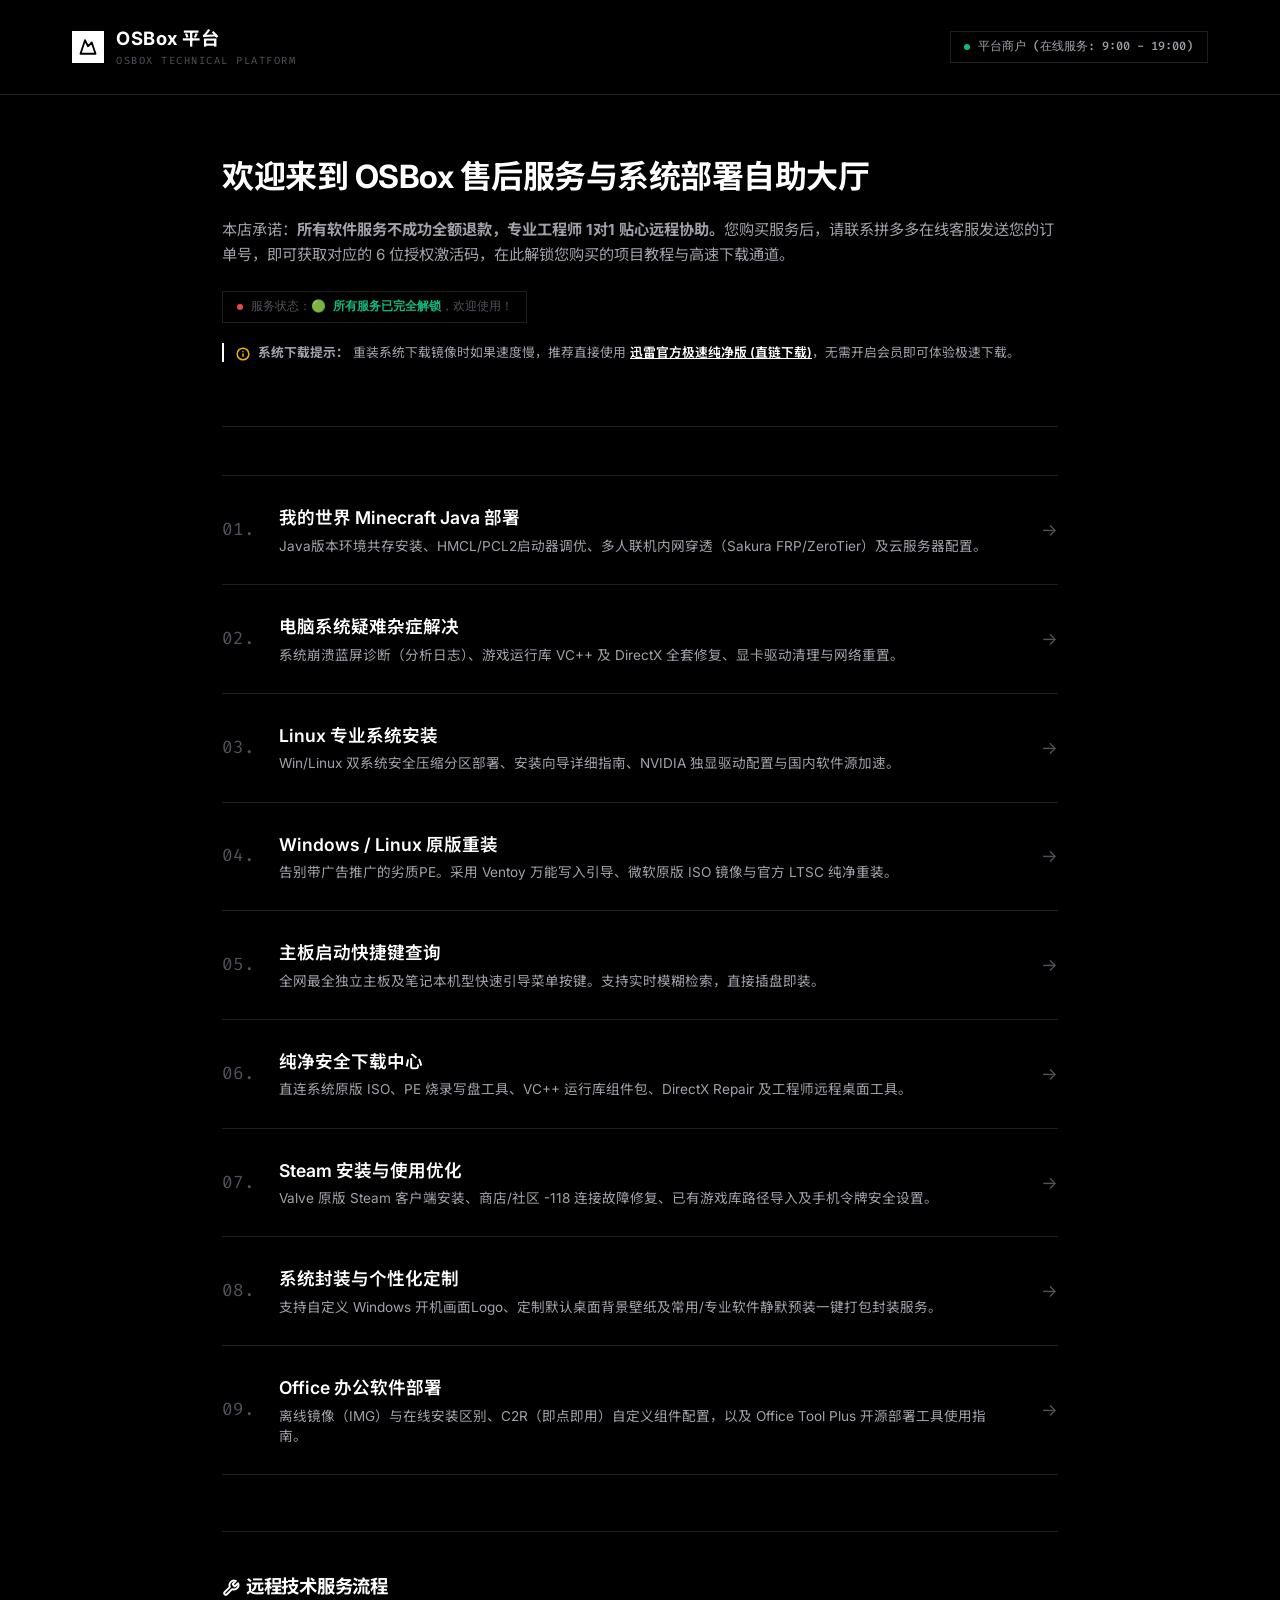
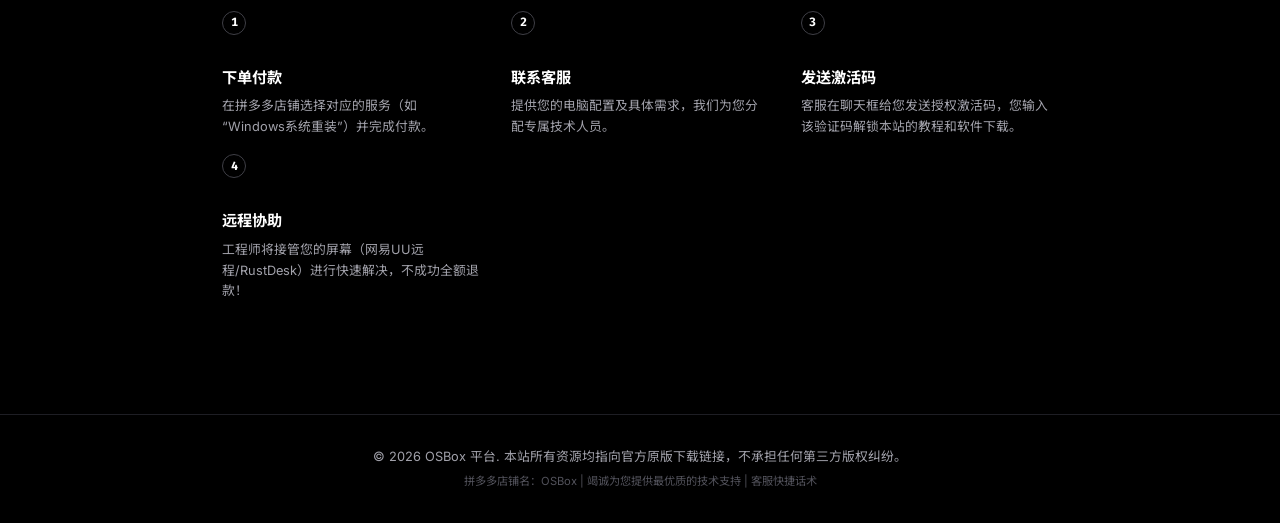
<file: index.html>
<!DOCTYPE html>
<html lang="zh-CN">
<head>
    <meta charset="UTF-8">
    <meta name="viewport" content="width=device-width, initial-scale=1.0">
    <title>OSBox | 平台商户自助服务</title>
    <meta name="description" content="专业提供我的世界Minecraft远程部署、Windows/Linux纯净系统重装、电脑疑难杂症修复、主板快捷键查询及官方软件下载。">
    <link rel="stylesheet" href="styles.css">
    <link rel="preconnect" href="https://fonts.googleapis.com">
    <link rel="preconnect" href="https://fonts.gstatic.com" crossorigin>
    <link href="https://fonts.googleapis.com/css2?family=Fira+Code:wght@400;500&family=Inter:wght@300;400;500;600;700&family=Noto+Sans+SC:wght@300;400;500;700&display=swap" rel="stylesheet">
</head>
<body class="portal-hub-page">
    <!-- 背景光效装饰 -->
    <div class="bg-glow glow-1"></div>
    <div class="bg-glow glow-2"></div>
    <div class="bg-glow glow-3"></div>

    <!-- 头部横幅区 -->
    <header class="app-header">
        <div class="header-container">
            <div class="brand">
                <span class="logo-icon">
                    <svg viewBox="0 0 24 24" fill="none" stroke="currentColor" stroke-width="2.5" stroke-linecap="round" stroke-linejoin="round"><path d="m8 3 4 8 5-5 5 15H2L8 3z"/></svg>
                </span>
                <div class="brand-text">
                    <h1>OSBox 平台</h1>
                    <p>OSBox Technical Platform</p>
                </div>
            </div>
            <div class="store-badge">
                <span class="badge-status"></span>
                <span>平台商户 (在线服务: 9:00 - 19:00)</span>
            </div>
        </div>
    </header>

    <!-- 页面容器 -->
    <main class="app-container">
        <section class="content-area">
            <div class="welcome-hero">
                <h2>欢迎来到 OSBox 售后服务与系统部署自助大厅</h2>
                <p>本店承诺：<b>所有软件服务不成功全额退款，专业工程师 1对1 贴心远程协助。</b>您购买服务后，请联系拼多多在线客服发送您的订单号，即可获取对应的 6 位授权激活码，在此解锁您购买的项目教程与高速下载通道。</p>
                <div class="unlock-status-banner">
                    <span class="status-indicator"></span>
                    <span id="lock-status-text">服务状态：正在检测您的授权激活码...</span>
                </div>
                <p class="download-notice" style="margin-top: 1.25rem; font-size: 0.8rem; color: var(--text-secondary); border-left: 2px solid #ffffff; padding-left: 0.75rem; line-height: 1.5;">
                    <svg width="14" height="14" viewBox="0 0 24 24" fill="none" stroke="currentColor" stroke-width="2.5" stroke-linecap="round" stroke-linejoin="round" style="vertical-align: middle; margin-right: 4px; display: inline-block; color: #eab308;"><circle cx="12" cy="12" r="10"></circle><line x1="12" y1="16" x2="12" y2="12"></line><line x1="12" y1="8" x2="12.01" y2="8"></line></svg> <b>系统下载提示：</b> 重装系统下载镜像时如果速度慢，推荐直接使用 <a href="https://share.osbox.top/d/PinduoduoUse/Windows/Application%20Programs/%E8%BF%85%E9%9B%B7Thunder_25.0.72.1250.exe?sign=uvVSXMQ8QVueHaqiR4CUuvLSaoDz9cQ3QhSh0l56Gs4=:1781611338" style="color: #ffffff; text-decoration: underline; font-weight: 600;">迅雷官方极速纯净版 (直链下载)</a>，无需开启会员即可体验极速下载。
                </p>
            </div>

            <!-- 导航大厅 Portal Grid -->
            <div class="portal-grid">
                <!-- 行 1 -->
                <div class="portal-card" data-target="minecraft" data-index="01.">
                    <div class="card-info-wrapper">
                        <h3>我的世界 Minecraft Java 部署</h3>
                        <p>Java版本环境共存安装、HMCL/PCL2启动器调优、多人联机内网穿透（Sakura FRP/ZeroTier）及云服务器配置。</p>
                    </div>
                    <span class="card-action-hint">&rarr;</span>
                </div>

                <!-- 行 2 -->
                <div class="portal-card" data-target="trouble" data-index="02.">
                    <div class="card-info-wrapper">
                        <h3>电脑系统疑难杂症解决</h3>
                        <p>系统崩溃蓝屏诊断（分析日志）、游戏运行库 VC++ 及 DirectX 全套修复、显卡驱动清理与网络重置。</p>
                    </div>
                    <span class="card-action-hint">&rarr;</span>
                </div>

                <!-- 行 3 -->
                <div class="portal-card" data-target="linux" data-index="03.">
                    <div class="card-info-wrapper">
                        <h3>Linux 专业系统安装</h3>
                        <p>Win/Linux 双系统安全压缩分区部署、安装向导详细指南、NVIDIA 独显驱动配置与国内软件源加速。</p>
                    </div>
                    <span class="card-action-hint">&rarr;</span>
                </div>

                <!-- 行 4 -->
                <div class="portal-card" data-target="os-install" data-index="04.">
                    <div class="card-info-wrapper">
                        <h3>Windows / Linux 原版重装</h3>
                        <p>告别带广告推广的劣质PE。采用 Ventoy 万能写入引导、微软原版 ISO 镜像与官方 LTSC 纯净重装。</p>
                    </div>
                    <span class="card-action-hint">&rarr;</span>
                </div>

                <!-- 行 5 -->
                <div class="portal-card" data-target="boot-keys" data-index="05.">
                    <div class="card-info-wrapper">
                        <h3>主板启动快捷键查询</h3>
                        <p>全网最全独立主板及笔记本机型快速引导菜单按键。支持实时模糊检索，直接插盘即装。</p>
                    </div>
                    <span class="card-action-hint">&rarr;</span>
                </div>

                <!-- 行 6 -->
                <div class="portal-card" data-target="downloads" data-index="06.">
                    <div class="card-info-wrapper">
                        <h3>纯净安全下载中心</h3>
                        <p>直连系统原版 ISO、PE 烧录写盘工具、VC++ 运行库组件包、DirectX Repair 及工程师远程桌面工具。</p>
                    </div>
                    <span class="card-action-hint">&rarr;</span>
                </div>

                <!-- 行 7 -->
                <div class="portal-card" data-target="steam" data-index="07.">
                    <div class="card-info-wrapper">
                        <h3>Steam 安装与使用优化</h3>
                        <p>Valve 原版 Steam 客户端安装、商店/社区 -118 连接故障修复、已有游戏库路径导入及手机令牌安全设置。</p>
                    </div>
                    <span class="card-action-hint">&rarr;</span>
                </div>

                <!-- 行 8 -->
                <div class="portal-card" data-target="custom" data-index="08.">
                    <div class="card-info-wrapper">
                        <h3>系统封装与个性化定制</h3>
                        <p>支持自定义 Windows 开机画面Logo、定制默认桌面背景壁纸及常用/专业软件静默预装一键打包封装服务。</p>
                    </div>
                    <span class="card-action-hint">&rarr;</span>
                </div>

                <!-- 行 9 -->
                <div class="portal-card" data-target="office" data-index="09.">
                    <div class="card-info-wrapper">
                        <h3>Office 办公软件部署</h3>
                        <p>离线镜像（IMG）与在线安装区别、C2R（即点即用）自定义组件配置，以及 Office Tool Plus 开源部署工具使用指南。</p>
                    </div>
                    <span class="card-action-hint">&rarr;</span>
                </div>
            </div>

            <!-- 流程卡片 -->
            <div class="card pdd-process">
                <h3><svg width="18" height="18" viewBox="0 0 24 24" fill="none" stroke="currentColor" stroke-width="2.5" stroke-linecap="round" stroke-linejoin="round" style="vertical-align: middle; margin-right: 6px; display: inline-block;"><path d="M14.7 6.3a1 1 0 0 0 0 1.4l1.6 1.6a1 1 0 0 0 1.4 0l3.77-3.77a6 6 0 0 1-7.94 7.94l-6.91 6.91a2.12 2.12 0 0 1-3-3l6.91-6.91a6 6 0 0 1 7.94-7.94l-3.76 3.76z"></path></svg>远程技术服务流程</h3>
                <div class="process-steps">
                    <div class="step">
                        <span class="step-num">1</span>
                        <h4>下单付款</h4>
                        <p>在拼多多店铺选择对应的服务（如“Windows系统重装”）并完成付款。</p>
                    </div>
                    <div class="step">
                        <span class="step-num">2</span>
                        <h4>联系客服</h4>
                        <p>提供您的电脑配置及具体需求，我们为您分配专属技术人员。</p>
                    </div>
                    <div class="step">
                        <span class="step-num">3</span>
                        <h4>发送激活码</h4>
                        <p>客服在聊天框给您发送授权激活码，您输入该验证码解锁本站的教程和软件下载。</p>
                    </div>
                    <div class="step">
                        <span class="step-num">4</span>
                        <h4>远程协助</h4>
                        <p>工程师将接管您的屏幕（网易UU远程/RustDesk）进行快速解决，不成功全额退款！</p>
                    </div>
                </div>
            </div>
        </section>
    </main>

    <!-- 浮动 Toast 提示 -->
    <div id="toast" class="toast">复制成功</div>

    <!-- 页脚 -->
    <footer class="app-footer">
        <div class="footer-container">
            <p>&copy; 2026 OSBox 平台. 本站所有资源均指向官方原版下载链接，不承担任何第三方版权纠纷。</p>
            <p class="muted">拼多多店铺名：OSBox | 竭诚为您提供最优质的技术支持 | <a href="kefu.html" style="color: var(--text-muted); text-decoration: none;">客服快捷话术</a></p>
        </div>
    </footer>

    <script src="script.js"></script>
</body>
</html>
</file>
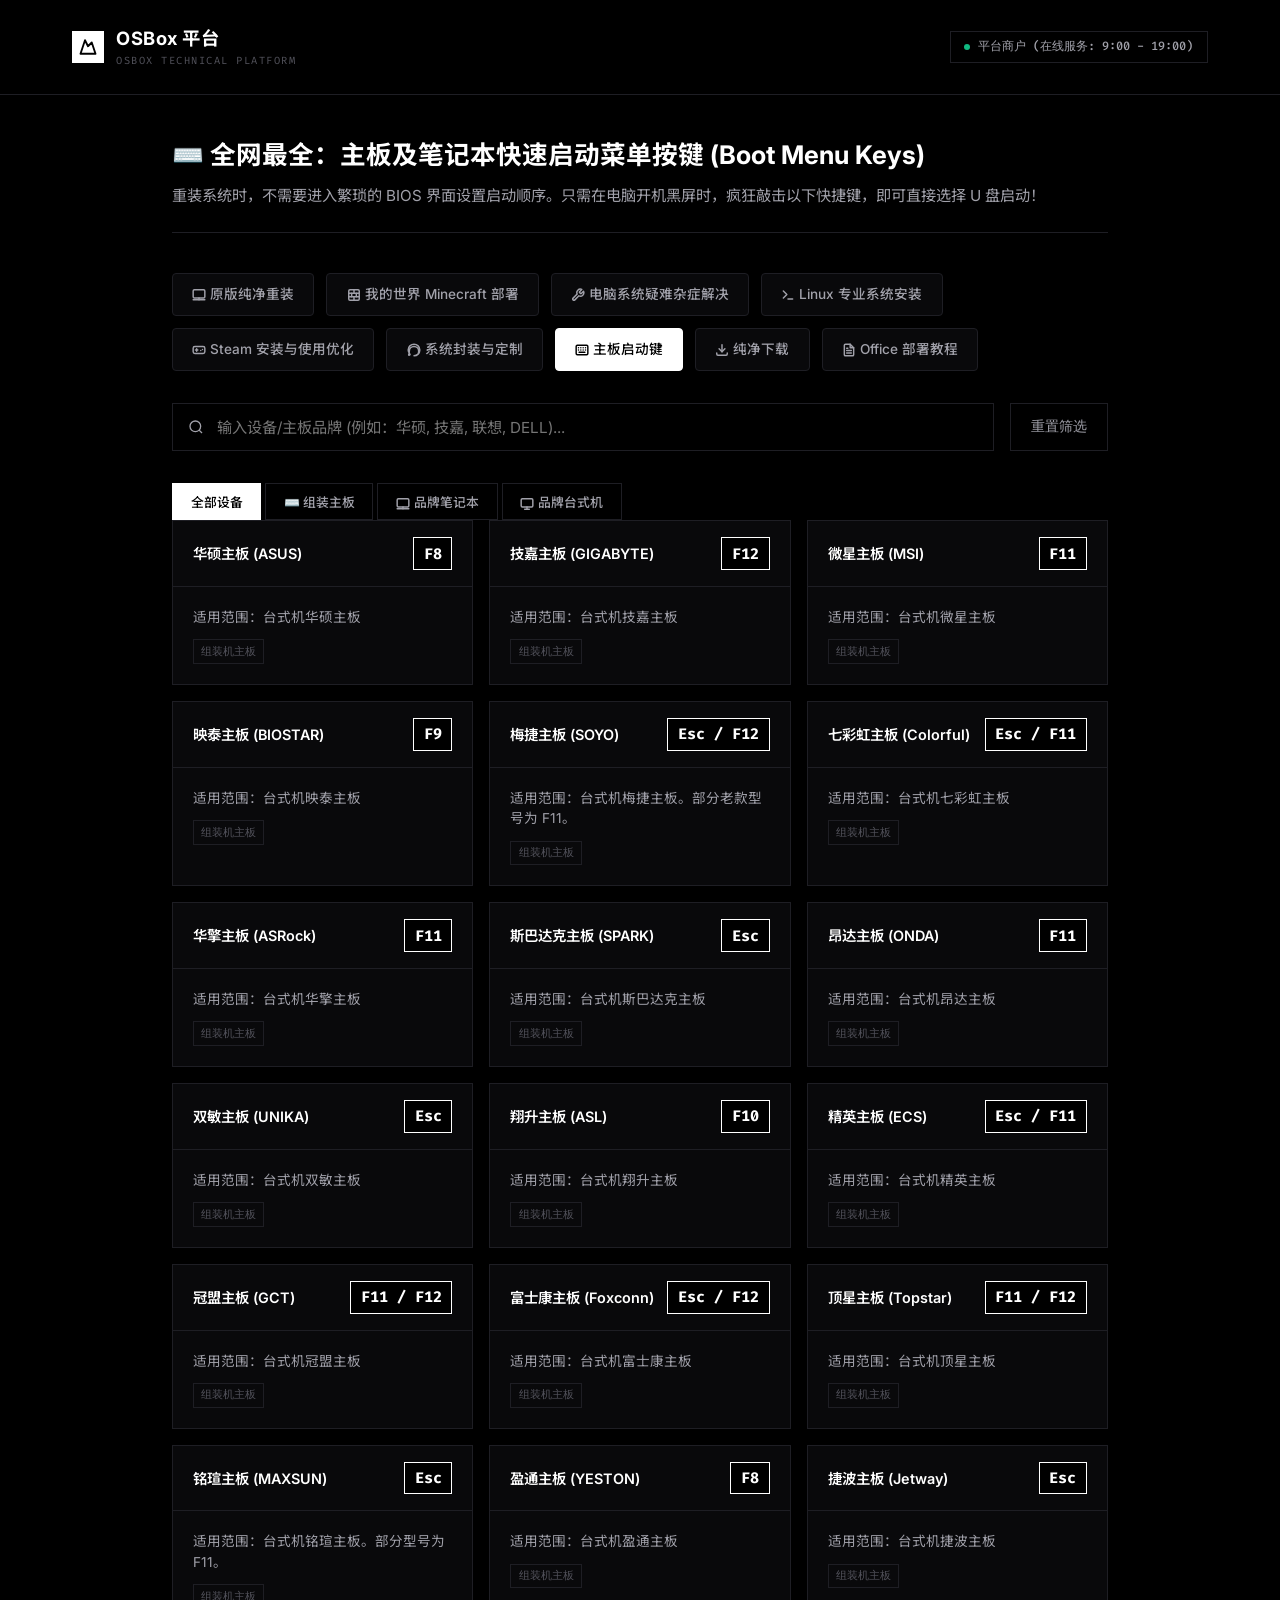
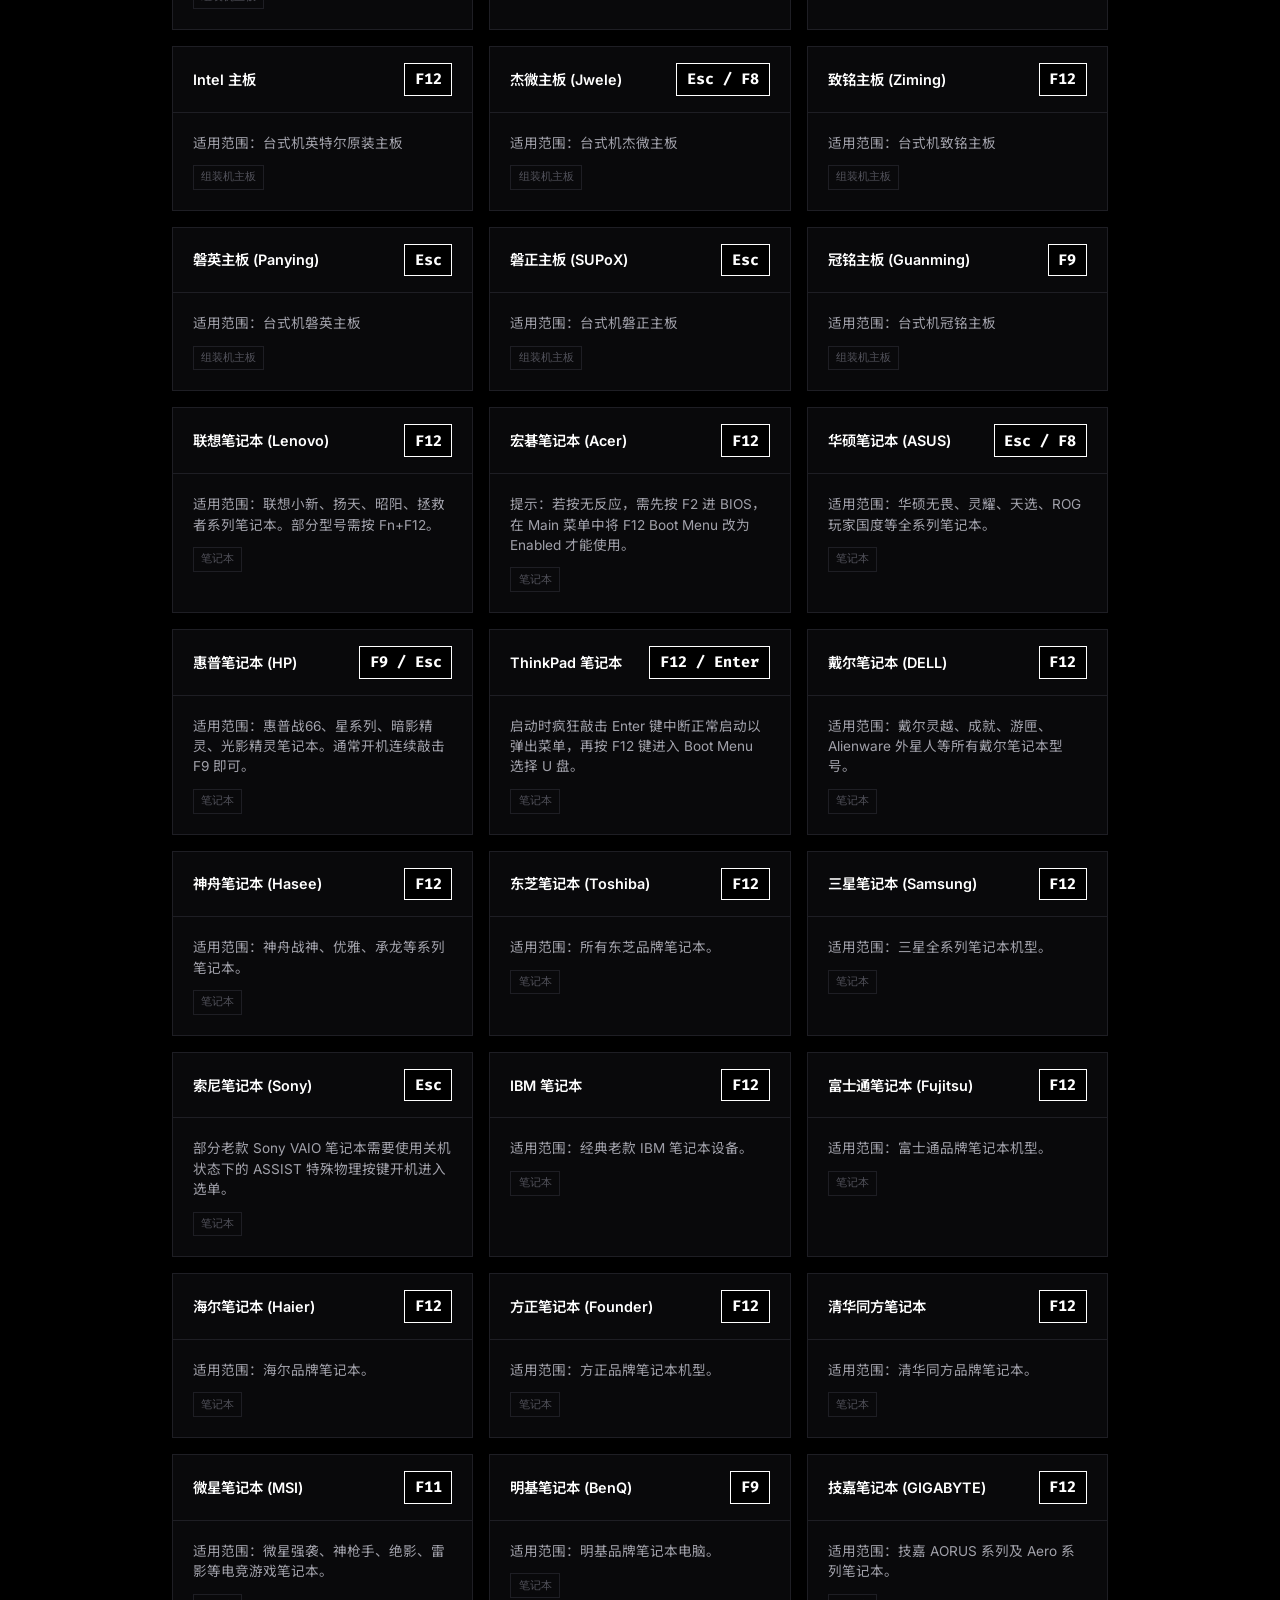
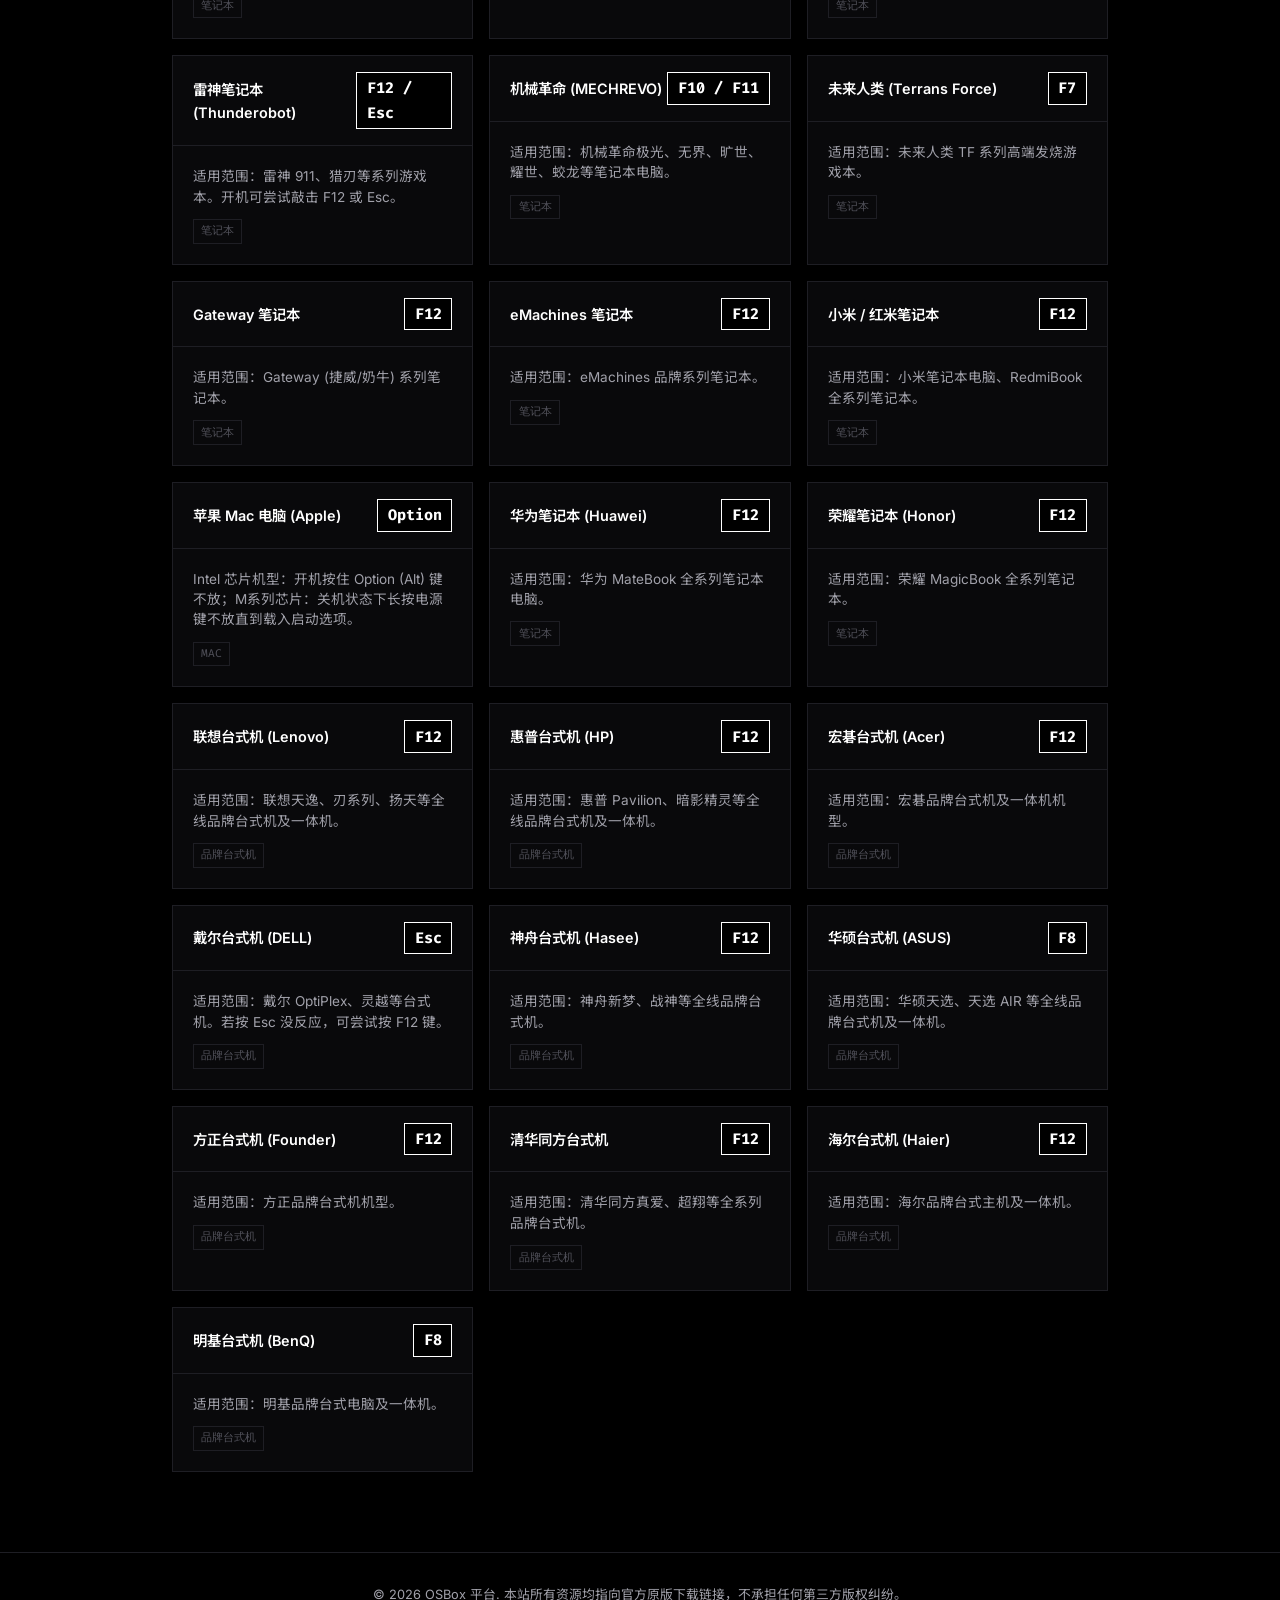
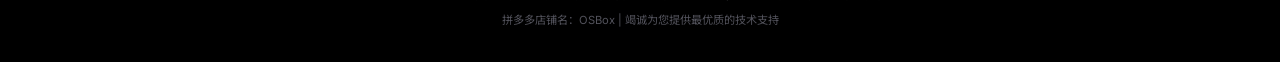
<file: boot-keys.html>
<!DOCTYPE html>
<html lang="zh-CN">
<head>
    <meta charset="UTF-8">
    <meta name="viewport" content="width=device-width, initial-scale=1.0">
    <title>主板及笔记本快速启动快捷键查询 | OSBox 平台</title>
    <link rel="stylesheet" href="styles.css">
    <link rel="preconnect" href="https://fonts.googleapis.com">
    <link rel="preconnect" href="https://fonts.gstatic.com" crossorigin>
    <link href="https://fonts.googleapis.com/css2?family=Fira+Code:wght@400;500&family=Inter:wght@300;400;500;600;700&family=Noto+Sans+SC:wght@300;400;500;700&display=swap" rel="stylesheet">
</head>
<body>
    <!-- 背景发光 -->
    <div class="bg-glow glow-1"></div>
    <div class="bg-glow glow-2"></div>
    <div class="bg-glow glow-3"></div>

    <!-- 头部横幅区 -->
    <header class="app-header">
        <div class="header-container">
            <div class="brand" onclick="window.location.href='index.html'" style="cursor: pointer;">
                <span class="logo-icon">
                    <svg viewBox="0 0 24 24" fill="none" stroke="currentColor" stroke-width="2.5" stroke-linecap="round" stroke-linejoin="round"><path d="m8 3 4 8 5-5 5 15H2L8 3z"/></svg>
                </span>
                <div class="brand-text">
                    <h1>OSBox 平台</h1>
                    <p>OSBox Technical Platform</p>
                </div>
            </div>
            <div class="store-badge">
                <span class="badge-status"></span>
                <span>平台商户 (在线服务: 9:00 - 19:00)</span>
            </div>
        </div>
    </header>

    <!-- 页面容器 -->
    <main class="app-container">
        <!-- 侧边导航栏 -->
        

        <!-- 内容区域 -->
        <section class="content-area">
            <div class="section-title">
                <h2>⌨️ 全网最全：主板及笔记本快速启动菜单按键 (Boot Menu Keys)</h2>
                <p class="subtitle">重装系统时，不需要进入繁琐的 BIOS 界面设置启动顺序。只需在电脑开机黑屏时，疯狂敲击以下快捷键，即可直接选择 U 盘启动！</p>
            </div>

            <!-- 快捷商品导航 -->
            <div class="category-nav">
                <a href="os-install.html" class="category-nav-item"><svg width="14" height="14" viewBox="0 0 24 24" fill="none" stroke="currentColor" stroke-width="2.5" stroke-linecap="round" stroke-linejoin="round" style="vertical-align: middle; margin-right: 4px; display: inline-block;"><rect x="2" y="3" width="20" height="14" rx="2" ry="2"></rect><line x1="2" y1="20" x2="22" y2="20"></line><line x1="12" y1="17" x2="12" y2="20"></line></svg>原版纯净重装</a>
                <a href="minecraft.html" class="category-nav-item"><svg width="14" height="14" viewBox="0 0 24 24" fill="none" stroke="currentColor" stroke-width="2.5" stroke-linecap="round" stroke-linejoin="round" style="vertical-align: middle; margin-right: 4px; display: inline-block;"><rect x="3" y="3" width="18" height="18" rx="2" ry="2"></rect><line x1="3" y1="9" x2="21" y2="9"></line><line x1="3" y1="15" x2="21" y2="15"></line><line x1="12" y1="3" x2="12" y2="9"></line><line x1="8" y1="9" x2="8" y2="15"></line><line x1="16" y1="9" x2="16" y2="15"></line><line x1="12" y1="15" x2="12" y2="21"></line></svg>我的世界 Minecraft 部署</a>
                <a href="trouble.html" class="category-nav-item"><svg width="14" height="14" viewBox="0 0 24 24" fill="none" stroke="currentColor" stroke-width="2.5" stroke-linecap="round" stroke-linejoin="round" style="vertical-align: middle; margin-right: 4px; display: inline-block;"><path d="M14.7 6.3a1 1 0 0 0 0 1.4l1.6 1.6a1 1 0 0 0 1.4 0l3.77-3.77a6 6 0 0 1-7.94 7.94l-6.91 6.91a2.12 2.12 0 0 1-3-3l6.91-6.91a6 6 0 0 1 7.94-7.94l-3.76 3.76z"></path></svg>电脑系统疑难杂症解决</a>
                <a href="linux.html" class="category-nav-item"><svg width="14" height="14" viewBox="0 0 24 24" fill="none" stroke="currentColor" stroke-width="2.5" stroke-linecap="round" stroke-linejoin="round" style="vertical-align: middle; margin-right: 4px; display: inline-block;"><polyline points="4 17 10 11 4 5"></polyline><line x1="12" y1="19" x2="20" y2="19"></line></svg>Linux 专业系统安装</a>
                <a href="steam.html" class="category-nav-item"><svg width="14" height="14" viewBox="0 0 24 24" fill="none" stroke="currentColor" stroke-width="2.5" stroke-linecap="round" stroke-linejoin="round" style="vertical-align: middle; margin-right: 4px; display: inline-block;"><line x1="6" y1="12" x2="10" y2="12"></line><line x1="8" y1="10" x2="8" y2="14"></line><line x1="15" y1="13" x2="15.01" y2="13"></line><line x1="18" y1="11" x2="18.01" y2="11"></line><rect x="2" y="6" width="20" height="12" rx="3"></rect></svg>Steam 安装与使用优化</a>
                <a href="custom.html" class="category-nav-item"><svg width="14" height="14" viewBox="0 0 24 24" fill="none" stroke="currentColor" stroke-width="2.5" stroke-linecap="round" stroke-linejoin="round" style="vertical-align: middle; margin-right: 4px; display: inline-block;"><path d="M12 22C17.5228 22 22 17.5228 22 12C22 6.47715 17.5228 2 12 2C6.47715 2 2 6.47715 2 12C2 14.7255 3.09032 17.1962 4.85857 19C5.3434 19.49 5.25302 20.3015 4.80169 20.7528C4.54244 21.0121 4.19502 21.1522 3.8272 21.1522C3.12513 21.1522 2.65147 20.4879 2.91574 19.8373C3.6067 18.134 4 16.126 4 14C4 9.58172 7.58172 6 12 6C16.4183 6 20 9.58172 20 14C20 18.4183 16.4183 22 12 22Z"></path></svg>系统封装与定制</a>
                <a href="boot-keys.html" class="category-nav-item active"><svg width="14" height="14" viewBox="0 0 24 24" fill="none" stroke="currentColor" stroke-width="2.5" stroke-linecap="round" stroke-linejoin="round" style="vertical-align: middle; margin-right: 4px; display: inline-block;"><rect x="2" y="4" width="20" height="16" rx="2" ry="2"></rect><line x1="6" y1="8" x2="6.01" y2="8"></line><line x1="10" y1="8" x2="10.01" y2="8"></line><line x1="14" y1="8" x2="14.01" y2="8"></line><line x1="18" y1="8" x2="18.01" y2="8"></line><line x1="6" y1="12" x2="6.01" y2="12"></line><line x1="10" y1="12" x2="10.01" y2="12"></line><line x1="14" y1="12" x2="14.01" y2="12"></line><line x1="18" y1="12" x2="18.01" y2="12"></line><line x1="7" y1="16" x2="17" y2="16"></line></svg>主板启动键</a>
                <a href="downloads.html" class="category-nav-item"><svg width="14" height="14" viewBox="0 0 24 24" fill="none" stroke="currentColor" stroke-width="2.5" stroke-linecap="round" stroke-linejoin="round" style="vertical-align: middle; margin-right: 4px; display: inline-block;"><polyline points="17 10 12 15 7 10"></polyline><line x1="12" y1="15" x2="12" y2="3"></line><path d="M21 17v2a2 2 0 0 1-2 2H5a2 2 0 0 1-2-2v-2"></path></svg>纯净下载</a>
                <a href="office.html" class="category-nav-item"><svg width="14" height="14" viewBox="0 0 24 24" fill="none" stroke="currentColor" stroke-width="2.5" stroke-linecap="round" stroke-linejoin="round" style="vertical-align: middle; margin-right: 4px; display: inline-block;"><path d="M14 2H6a2 2 0 0 0-2 2v16a2 2 0 0 0 2 2h12a2 2 0 0 0 2-2V8z"></path><polyline points="14 2 14 8 20 8"></polyline><line x1="16" y1="13" x2="8" y2="13"></line><line x1="16" y1="17" x2="8" y2="17"></line><polyline points="10 9 9 9 8 9"></polyline></svg>Office 部署教程</a>
            </div>

            <!-- 交互式搜索 -->
            <div class="search-box-container">
                <div class="search-wrapper">
                    <svg viewBox="0 0 24 24" fill="none" stroke="currentColor" stroke-width="2" class="search-icon"><circle cx="11" cy="11" r="8"/><line x1="21" y1="21" x2="16.65" y2="16.65"/></svg>
                    <input type="text" id="boot-key-search" placeholder="输入设备/主板品牌 (例如：华硕, 技嘉, 联想, DELL)..." oninput="filterBootKeys()">
                </div>
                <button class="clear-search-btn" onclick="clearBootSearch()">重置筛选</button>
            </div>

            <!-- 分类过滤 Tab -->
            <div class="boot-filter">
                <button class="boot-filter-btn active" onclick="setBootCategory('all', this)">全部设备</button>
                <button class="boot-filter-btn" onclick="setBootCategory('motherboard', this)">⌨️ 组装主板</button>
                <button class="boot-filter-btn" onclick="setBootCategory('laptop', this)"><svg width="14" height="14" viewBox="0 0 24 24" fill="none" stroke="currentColor" stroke-width="2.5" stroke-linecap="round" stroke-linejoin="round" style="vertical-align: middle; margin-right: 4px; display: inline-block;"><rect x="2" y="3" width="20" height="14" rx="2" ry="2"></rect><line x1="2" y1="20" x2="22" y2="20"></line><line x1="12" y1="17" x2="12" y2="20"></line></svg>品牌笔记本</button>
                <button class="boot-filter-btn" onclick="setBootCategory('desktop', this)"><svg width="14" height="14" viewBox="0 0 24 24" fill="none" stroke="currentColor" stroke-width="2.5" stroke-linecap="round" stroke-linejoin="round" style="vertical-align: middle; margin-right: 4px; display: inline-block;"><rect x="2" y="3" width="20" height="14" rx="2" ry="2"></rect><line x1="8" y1="21" x2="16" y2="21"></line><line x1="12" y1="17" x2="12" y2="21"></line></svg>品牌台式机</button>
            </div>

            <div class="boot-keys-grid" id="boot-keys-container">
                <!-- 组 1: 独立主板 -->
                <div class="boot-card" data-category="motherboard" data-keywords="asus 华硕">
                    <div class="boot-header">
                        <h3>华硕主板 (ASUS)</h3>
                        <span class="key-badge">F8</span>
                    </div>
                    <div class="boot-body">
                        <p>适用范围：台式机华硕主板</p>
                        <span class="card-tag">组装机主板</span>
                    </div>
                </div>

                <div class="boot-card" data-category="motherboard" data-keywords="gigabyte 技嘉">
                    <div class="boot-header">
                        <h3>技嘉主板 (GIGABYTE)</h3>
                        <span class="key-badge">F12</span>
                    </div>
                    <div class="boot-body">
                        <p>适用范围：台式机技嘉主板</p>
                        <span class="card-tag">组装机主板</span>
                    </div>
                </div>

                <div class="boot-card" data-category="motherboard" data-keywords="msi 微星">
                    <div class="boot-header">
                        <h3>微星主板 (MSI)</h3>
                        <span class="key-badge">F11</span>
                    </div>
                    <div class="boot-body">
                        <p>适用范围：台式机微星主板</p>
                        <span class="card-tag">组装机主板</span>
                    </div>
                </div>

                <div class="boot-card" data-category="motherboard" data-keywords="biostar 映泰">
                    <div class="boot-header">
                        <h3>映泰主板 (BIOSTAR)</h3>
                        <span class="key-badge">F9</span>
                    </div>
                    <div class="boot-body">
                        <p>适用范围：台式机映泰主板</p>
                        <span class="card-tag">组装机主板</span>
                    </div>
                </div>

                <div class="boot-card" data-category="motherboard" data-keywords="soyo 梅捷">
                    <div class="boot-header">
                        <h3>梅捷主板 (SOYO)</h3>
                        <span class="key-badge">Esc / F12</span>
                    </div>
                    <div class="boot-body">
                        <p>适用范围：台式机梅捷主板。部分老款型号为 F11。</p>
                        <span class="card-tag">组装机主板</span>
                    </div>
                </div>

                <div class="boot-card" data-category="motherboard" data-keywords="colorful 七彩虹">
                    <div class="boot-header">
                        <h3>七彩虹主板 (Colorful)</h3>
                        <span class="key-badge">Esc / F11</span>
                    </div>
                    <div class="boot-body">
                        <p>适用范围：台式机七彩虹主板</p>
                        <span class="card-tag">组装机主板</span>
                    </div>
                </div>

                <div class="boot-card" data-category="motherboard" data-keywords="asrock 华擎">
                    <div class="boot-header">
                        <h3>华擎主板 (ASRock)</h3>
                        <span class="key-badge">F11</span>
                    </div>
                    <div class="boot-body">
                        <p>适用范围：台式机华擎主板</p>
                        <span class="card-tag">组装机主板</span>
                    </div>
                </div>

                <div class="boot-card" data-category="motherboard" data-keywords="spark 斯巴达克">
                    <div class="boot-header">
                        <h3>斯巴达克主板 (SPARK)</h3>
                        <span class="key-badge">Esc</span>
                    </div>
                    <div class="boot-body">
                        <p>适用范围：台式机斯巴达克主板</p>
                        <span class="card-tag">组装机主板</span>
                    </div>
                </div>

                <div class="boot-card" data-category="motherboard" data-keywords="onda 昂达">
                    <div class="boot-header">
                        <h3>昂达主板 (ONDA)</h3>
                        <span class="key-badge">F11</span>
                    </div>
                    <div class="boot-body">
                        <p>适用范围：台式机昂达主板</p>
                        <span class="card-tag">组装机主板</span>
                    </div>
                </div>

                <div class="boot-card" data-category="motherboard" data-keywords="unika 双敏">
                    <div class="boot-header">
                        <h3>双敏主板 (UNIKA)</h3>
                        <span class="key-badge">Esc</span>
                    </div>
                    <div class="boot-body">
                        <p>适用范围：台式机双敏主板</p>
                        <span class="card-tag">组装机主板</span>
                    </div>
                </div>

                <div class="boot-card" data-category="motherboard" data-keywords="asl 翔升">
                    <div class="boot-header">
                        <h3>翔升主板 (ASL)</h3>
                        <span class="key-badge">F10</span>
                    </div>
                    <div class="boot-body">
                        <p>适用范围：台式机翔升主板</p>
                        <span class="card-tag">组装机主板</span>
                    </div>
                </div>

                <div class="boot-card" data-category="motherboard" data-keywords="ecs 精英">
                    <div class="boot-header">
                        <h3>精英主板 (ECS)</h3>
                        <span class="key-badge">Esc / F11</span>
                    </div>
                    <div class="boot-body">
                        <p>适用范围：台式机精英主板</p>
                        <span class="card-tag">组装机主板</span>
                    </div>
                </div>

                <div class="boot-card" data-category="motherboard" data-keywords="gct 冠盟">
                    <div class="boot-header">
                        <h3>冠盟主板 (GCT)</h3>
                        <span class="key-badge">F11 / F12</span>
                    </div>
                    <div class="boot-body">
                        <p>适用范围：台式机冠盟主板</p>
                        <span class="card-tag">组装机主板</span>
                    </div>
                </div>

                <div class="boot-card" data-category="motherboard" data-keywords="foxconn 富士康">
                    <div class="boot-header">
                        <h3>富士康主板 (Foxconn)</h3>
                        <span class="key-badge">Esc / F12</span>
                    </div>
                    <div class="boot-body">
                        <p>适用范围：台式机富士康主板</p>
                        <span class="card-tag">组装机主板</span>
                    </div>
                </div>

                <div class="boot-card" data-category="motherboard" data-keywords="topstar 顶星">
                    <div class="boot-header">
                        <h3>顶星主板 (Topstar)</h3>
                        <span class="key-badge">F11 / F12</span>
                    </div>
                    <div class="boot-body">
                        <p>适用范围：台式机顶星主板</p>
                        <span class="card-tag">组装机主板</span>
                    </div>
                </div>

                <div class="boot-card" data-category="motherboard" data-keywords="maxsun 铭瑄">
                    <div class="boot-header">
                        <h3>铭瑄主板 (MAXSUN)</h3>
                        <span class="key-badge">Esc</span>
                    </div>
                    <div class="boot-body">
                        <p>适用范围：台式机铭瑄主板。部分型号为 F11。</p>
                        <span class="card-tag">组装机主板</span>
                    </div>
                </div>

                <div class="boot-card" data-category="motherboard" data-keywords="yeston 盈通">
                    <div class="boot-header">
                        <h3>盈通主板 (YESTON)</h3>
                        <span class="key-badge">F8</span>
                    </div>
                    <div class="boot-body">
                        <p>适用范围：台式机盈通主板</p>
                        <span class="card-tag">组装机主板</span>
                    </div>
                </div>

                <div class="boot-card" data-category="motherboard" data-keywords="jetway 捷波">
                    <div class="boot-header">
                        <h3>捷波主板 (Jetway)</h3>
                        <span class="key-badge">Esc</span>
                    </div>
                    <div class="boot-body">
                        <p>适用范围：台式机捷波主板</p>
                        <span class="card-tag">组装机主板</span>
                    </div>
                </div>

                <div class="boot-card" data-category="motherboard" data-keywords="intel 英特尔">
                    <div class="boot-header">
                        <h3>Intel 主板</h3>
                        <span class="key-badge">F12</span>
                    </div>
                    <div class="boot-body">
                        <p>适用范围：台式机英特尔原装主板</p>
                        <span class="card-tag">组装机主板</span>
                    </div>
                </div>

                <div class="boot-card" data-category="motherboard" data-keywords="jwele 杰微">
                    <div class="boot-header">
                        <h3>杰微主板 (Jwele)</h3>
                        <span class="key-badge">Esc / F8</span>
                    </div>
                    <div class="boot-body">
                        <p>适用范围：台式机杰微主板</p>
                        <span class="card-tag">组装机主板</span>
                    </div>
                </div>

                <div class="boot-card" data-category="motherboard" data-keywords="ziming 致铭">
                    <div class="boot-header">
                        <h3>致铭主板 (Ziming)</h3>
                        <span class="key-badge">F12</span>
                    </div>
                    <div class="boot-body">
                        <p>适用范围：台式机致铭主板</p>
                        <span class="card-tag">组装机主板</span>
                    </div>
                </div>

                <div class="boot-card" data-category="motherboard" data-keywords="panying 磐英">
                    <div class="boot-header">
                        <h3>磐英主板 (Panying)</h3>
                        <span class="key-badge">Esc</span>
                    </div>
                    <div class="boot-body">
                        <p>适用范围：台式机磐英主板</p>
                        <span class="card-tag">组装机主板</span>
                    </div>
                </div>

                <div class="boot-card" data-category="motherboard" data-keywords="supox 磐正">
                    <div class="boot-header">
                        <h3>磐正主板 (SUPoX)</h3>
                        <span class="key-badge">Esc</span>
                    </div>
                    <div class="boot-body">
                        <p>适用范围：台式机磐正主板</p>
                        <span class="card-tag">组装机主板</span>
                    </div>
                </div>

                <div class="boot-card" data-category="motherboard" data-keywords="guanming 冠铭">
                    <div class="boot-header">
                        <h3>冠铭主板 (Guanming)</h3>
                        <span class="key-badge">F9</span>
                    </div>
                    <div class="boot-body">
                        <p>适用范围：台式机冠铭主板</p>
                        <span class="card-tag">组装机主板</span>
                    </div>
                </div>

                <!-- 组 2: 品牌笔记本 -->
                <div class="boot-card" data-category="laptop" data-keywords="lenovo 联想 xiaoxin 小新 savior 拯救者">
                    <div class="boot-header">
                        <h3>联想笔记本 (Lenovo)</h3>
                        <span class="key-badge">F12</span>
                    </div>
                    <div class="boot-body">
                        <p>适用范围：联想小新、扬天、昭阳、拯救者系列笔记本。部分型号需按 Fn+F12。</p>
                        <span class="card-tag">笔记本</span>
                    </div>
                </div>

                <div class="boot-card" data-category="laptop" data-keywords="acer 宏碁">
                    <div class="boot-header">
                        <h3>宏碁笔记本 (Acer)</h3>
                        <span class="key-badge">F12</span>
                    </div>
                    <div class="boot-body">
                        <p>提示：若按无反应，需先按 F2 进 BIOS，在 Main 菜单中将 F12 Boot Menu 改为 Enabled 才能使用。</p>
                        <span class="card-tag">笔记本</span>
                    </div>
                </div>

                <div class="boot-card" data-category="laptop" data-keywords="asus 华硕 rog 玩家国度 tianxuan 天选">
                    <div class="boot-header">
                        <h3>华硕笔记本 (ASUS)</h3>
                        <span class="key-badge">Esc / F8</span>
                    </div>
                    <div class="boot-body">
                        <p>适用范围：华硕无畏、灵耀、天选、ROG 玩家国度等全系列笔记本。</p>
                        <span class="card-tag">笔记本</span>
                    </div>
                </div>

                <div class="boot-card" data-category="laptop" data-keywords="hp 惠普">
                    <div class="boot-header">
                        <h3>惠普笔记本 (HP)</h3>
                        <span class="key-badge">F9 / Esc</span>
                    </div>
                    <div class="boot-body">
                        <p>适用范围：惠普战66、星系列、暗影精灵、光影精灵笔记本。通常开机连续敲击 F9 即可。</p>
                        <span class="card-tag">笔记本</span>
                    </div>
                </div>

                <div class="boot-card" data-category="laptop" data-keywords="thinkpad 思考本 联想">
                    <div class="boot-header">
                        <h3>ThinkPad 笔记本</h3>
                        <span class="key-badge">F12 / Enter</span>
                    </div>
                    <div class="boot-body">
                        <p>启动时疯狂敲击 Enter 键中断正常启动以弹出菜单，再按 F12 键进入 Boot Menu 选择 U 盘。</p>
                        <span class="card-tag">笔记本</span>
                    </div>
                </div>

                <div class="boot-card" data-category="laptop" data-keywords="dell 戴尔 alienware 外星人">
                    <div class="boot-header">
                        <h3>戴尔笔记本 (DELL)</h3>
                        <span class="key-badge">F12</span>
                    </div>
                    <div class="boot-body">
                        <p>适用范围：戴尔灵越、成就、游匣、Alienware 外星人等所有戴尔笔记本型号。</p>
                        <span class="card-tag">笔记本</span>
                    </div>
                </div>

                <div class="boot-card" data-category="laptop" data-keywords="hasee 神舟">
                    <div class="boot-header">
                        <h3>神舟笔记本 (Hasee)</h3>
                        <span class="key-badge">F12</span>
                    </div>
                    <div class="boot-body">
                        <p>适用范围：神舟战神、优雅、承龙等系列笔记本。</p>
                        <span class="card-tag">笔记本</span>
                    </div>
                </div>

                <div class="boot-card" data-category="laptop" data-keywords="toshiba 东芝">
                    <div class="boot-header">
                        <h3>东芝笔记本 (Toshiba)</h3>
                        <span class="key-badge">F12</span>
                    </div>
                    <div class="boot-body">
                        <p>适用范围：所有东芝品牌笔记本。</p>
                        <span class="card-tag">笔记本</span>
                    </div>
                </div>

                <div class="boot-card" data-category="laptop" data-keywords="samsung 三星">
                    <div class="boot-header">
                        <h3>三星笔记本 (Samsung)</h3>
                        <span class="key-badge">F12</span>
                    </div>
                    <div class="boot-body">
                        <p>适用范围：三星全系列笔记本机型。</p>
                        <span class="card-tag">笔记本</span>
                    </div>
                </div>

                <div class="boot-card" data-category="laptop" data-keywords="sony 索尼 vaio">
                    <div class="boot-header">
                        <h3>索尼笔记本 (Sony)</h3>
                        <span class="key-badge">Esc</span>
                    </div>
                    <div class="boot-body">
                        <p>部分老款 Sony VAIO 笔记本需要使用关机状态下的 ASSIST 特殊物理按键开机进入选单。</p>
                        <span class="card-tag">笔记本</span>
                    </div>
                </div>

                <div class="boot-card" data-category="laptop" data-keywords="ibm">
                    <div class="boot-header">
                        <h3>IBM 笔记本</h3>
                        <span class="key-badge">F12</span>
                    </div>
                    <div class="boot-body">
                        <p>适用范围：经典老款 IBM 笔记本设备。</p>
                        <span class="card-tag">笔记本</span>
                    </div>
                </div>

                <div class="boot-card" data-category="laptop" data-keywords="fujitsu 富士通">
                    <div class="boot-header">
                        <h3>富士通笔记本 (Fujitsu)</h3>
                        <span class="key-badge">F12</span>
                    </div>
                    <div class="boot-body">
                        <p>适用范围：富士通品牌笔记本机型。</p>
                        <span class="card-tag">笔记本</span>
                    </div>
                </div>

                <div class="boot-card" data-category="laptop" data-keywords="haier 海尔">
                    <div class="boot-header">
                        <h3>海尔笔记本 (Haier)</h3>
                        <span class="key-badge">F12</span>
                    </div>
                    <div class="boot-body">
                        <p>适用范围：海尔品牌笔记本。</p>
                        <span class="card-tag">笔记本</span>
                    </div>
                </div>

                <div class="boot-card" data-category="laptop" data-keywords="founder 方正">
                    <div class="boot-header">
                        <h3>方正笔记本 (Founder)</h3>
                        <span class="key-badge">F12</span>
                    </div>
                    <div class="boot-body">
                        <p>适用范围：方正品牌笔记本机型。</p>
                        <span class="card-tag">笔记本</span>
                    </div>
                </div>

                <div class="boot-card" data-category="laptop" data-keywords="tongfang 清华同方">
                    <div class="boot-header">
                        <h3>清华同方笔记本</h3>
                        <span class="key-badge">F12</span>
                    </div>
                    <div class="boot-body">
                        <p>适用范围：清华同方品牌笔记本。</p>
                        <span class="card-tag">笔记本</span>
                    </div>
                </div>

                <div class="boot-card" data-category="laptop" data-keywords="msi 微星">
                    <div class="boot-header">
                        <h3>微星笔记本 (MSI)</h3>
                        <span class="key-badge">F11</span>
                    </div>
                    <div class="boot-body">
                        <p>适用范围：微星强袭、神枪手、绝影、雷影等电竞游戏笔记本。</p>
                        <span class="card-tag">笔记本</span>
                    </div>
                </div>

                <div class="boot-card" data-category="laptop" data-keywords="benq 明基">
                    <div class="boot-header">
                        <h3>明基笔记本 (BenQ)</h3>
                        <span class="key-badge">F9</span>
                    </div>
                    <div class="boot-body">
                        <p>适用范围：明基品牌笔记本电脑。</p>
                        <span class="card-tag">笔记本</span>
                    </div>
                </div>

                <div class="boot-card" data-category="laptop" data-keywords="gigabyte 技嘉 aorus">
                    <div class="boot-header">
                        <h3>技嘉笔记本 (GIGABYTE)</h3>
                        <span class="key-badge">F12</span>
                    </div>
                    <div class="boot-body">
                        <p>适用范围：技嘉 AORUS 系列及 Aero 系列笔记本。</p>
                        <span class="card-tag">笔记本</span>
                    </div>
                </div>

                <div class="boot-card" data-category="laptop" data-keywords="thunderobot 雷神">
                    <div class="boot-header">
                        <h3>雷神笔记本 (Thunderobot)</h3>
                        <span class="key-badge">F12 / Esc</span>
                    </div>
                    <div class="boot-body">
                        <p>适用范围：雷神 911、猎刃等系列游戏本。开机可尝试敲击 F12 或 Esc。</p>
                        <span class="card-tag">笔记本</span>
                    </div>
                </div>

                <div class="boot-card" data-category="laptop" data-keywords="mechrevo 机械革命">
                    <div class="boot-header">
                        <h3>机械革命 (MECHREVO)</h3>
                        <span class="key-badge">F10 / F11</span>
                    </div>
                    <div class="boot-body">
                        <p>适用范围：机械革命极光、无界、旷世、耀世、蛟龙等笔记本电脑。</p>
                        <span class="card-tag">笔记本</span>
                    </div>
                </div>

                <div class="boot-card" data-category="laptop" data-keywords="terrans force tf 未来人类">
                    <div class="boot-header">
                        <h3>未来人类 (Terrans Force)</h3>
                        <span class="key-badge">F7</span>
                    </div>
                    <div class="boot-body">
                        <p>适用范围：未来人类 TF 系列高端发烧游戏本。</p>
                        <span class="card-tag">笔记本</span>
                    </div>
                </div>

                <div class="boot-card" data-category="laptop" data-keywords="gateway 捷威 奶牛">
                    <div class="boot-header">
                        <h3>Gateway 笔记本</h3>
                        <span class="key-badge">F12</span>
                    </div>
                    <div class="boot-body">
                        <p>适用范围：Gateway (捷威/奶牛) 系列笔记本。</p>
                        <span class="card-tag">笔记本</span>
                    </div>
                </div>

                <div class="boot-card" data-category="laptop" data-keywords="emachines">
                    <div class="boot-header">
                        <h3>eMachines 笔记本</h3>
                        <span class="key-badge">F12</span>
                    </div>
                    <div class="boot-body">
                        <p>适用范围：eMachines 品牌系列笔记本。</p>
                        <span class="card-tag">笔记本</span>
                    </div>
                </div>

                <div class="boot-card" data-category="laptop" data-keywords="xiaomi 小米 redmibook 红米">
                    <div class="boot-header">
                        <h3>小米 / 红米笔记本</h3>
                        <span class="key-badge">F12</span>
                    </div>
                    <div class="boot-body">
                        <p>适用范围：小米笔记本电脑、RedmiBook 全系列笔记本。</p>
                        <span class="card-tag">笔记本</span>
                    </div>
                </div>

                <div class="boot-card" data-category="laptop" data-keywords="apple 苹果 macbook pro mini imac">
                    <div class="boot-header">
                        <h3>苹果 Mac 电脑 (Apple)</h3>
                        <span class="key-badge">Option</span>
                    </div>
                    <div class="boot-body">
                        <p>Intel 芯片机型：开机按住 Option (Alt) 键不放；M系列芯片：关机状态下长按电源键不放直到载入启动选项。</p>
                        <span class="card-tag">Mac</span>
                    </div>
                </div>

                <div class="boot-card" data-category="laptop" data-keywords="huawei 华为 matebook">
                    <div class="boot-header">
                        <h3>华为笔记本 (Huawei)</h3>
                        <span class="key-badge">F12</span>
                    </div>
                    <div class="boot-body">
                        <p>适用范围：华为 MateBook 全系列笔记本电脑。</p>
                        <span class="card-tag">笔记本</span>
                    </div>
                </div>

                <div class="boot-card" data-category="laptop" data-keywords="honor 荣耀 magicbook">
                    <div class="boot-header">
                        <h3>荣耀笔记本 (Honor)</h3>
                        <span class="key-badge">F12</span>
                    </div>
                    <div class="boot-body">
                        <p>适用范围：荣耀 MagicBook 全系列笔记本。</p>
                        <span class="card-tag">笔记本</span>
                    </div>
                </div>

                <!-- 组 3: 品牌台式机 -->
                <div class="boot-card" data-category="desktop" data-keywords="lenovo 联想 台式机">
                    <div class="boot-header">
                        <h3>联想台式机 (Lenovo)</h3>
                        <span class="key-badge">F12</span>
                    </div>
                    <div class="boot-body">
                        <p>适用范围：联想天逸、刃系列、扬天等全线品牌台式机及一体机。</p>
                        <span class="card-tag">品牌台式机</span>
                    </div>
                </div>

                <div class="boot-card" data-category="desktop" data-keywords="hp 惠普 台式机">
                    <div class="boot-header">
                        <h3>惠普台式机 (HP)</h3>
                        <span class="key-badge">F12</span>
                    </div>
                    <div class="boot-body">
                        <p>适用范围：惠普 Pavilion、暗影精灵等全线品牌台式机及一体机。</p>
                        <span class="card-tag">品牌台式机</span>
                    </div>
                </div>

                <div class="boot-card" data-category="desktop" data-keywords="acer 宏碁 台式机">
                    <div class="boot-header">
                        <h3>宏碁台式机 (Acer)</h3>
                        <span class="key-badge">F12</span>
                    </div>
                    <div class="boot-body">
                        <p>适用范围：宏碁品牌台式机及一体机机型。</p>
                        <span class="card-tag">品牌台式机</span>
                    </div>
                </div>

                <div class="boot-card" data-category="desktop" data-keywords="dell 戴尔 台式机">
                    <div class="boot-header">
                        <h3>戴尔台式机 (DELL)</h3>
                        <span class="key-badge">Esc</span>
                    </div>
                    <div class="boot-body">
                        <p>适用范围：戴尔 OptiPlex、灵越等台式机。若按 Esc 没反应，可尝试按 F12 键。</p>
                        <span class="card-tag">品牌台式机</span>
                    </div>
                </div>

                <div class="boot-card" data-category="desktop" data-keywords="hasee 神舟 台式机">
                    <div class="boot-header">
                        <h3>神舟台式机 (Hasee)</h3>
                        <span class="key-badge">F12</span>
                    </div>
                    <div class="boot-body">
                        <p>适用范围：神舟新梦、战神等全线品牌台式机。</p>
                        <span class="card-tag">品牌台式机</span>
                    </div>
                </div>

                <div class="boot-card" data-category="desktop" data-keywords="asus 华硕 台式机">
                    <div class="boot-header">
                        <h3>华硕台式机 (ASUS)</h3>
                        <span class="key-badge">F8</span>
                    </div>
                    <div class="boot-body">
                        <p>适用范围：华硕天选、天选 AIR 等全线品牌台式机及一体机。</p>
                        <span class="card-tag">品牌台式机</span>
                    </div>
                </div>

                <div class="boot-card" data-category="desktop" data-keywords="founder 方正 台式机">
                    <div class="boot-header">
                        <h3>方正台式机 (Founder)</h3>
                        <span class="key-badge">F12</span>
                    </div>
                    <div class="boot-body">
                        <p>适用范围：方正品牌台式机机型。</p>
                        <span class="card-tag">品牌台式机</span>
                    </div>
                </div>

                <div class="boot-card" data-category="desktop" data-keywords="tongfang 清华同方 台式机">
                    <div class="boot-header">
                        <h3>清华同方台式机</h3>
                        <span class="key-badge">F12</span>
                    </div>
                    <div class="boot-body">
                        <p>适用范围：清华同方真爱、超翔等全系列品牌台式机。</p>
                        <span class="card-tag">品牌台式机</span>
                    </div>
                </div>

                <div class="boot-card" data-category="desktop" data-keywords="haier 海尔 台式机">
                    <div class="boot-header">
                        <h3>海尔台式机 (Haier)</h3>
                        <span class="key-badge">F12</span>
                    </div>
                    <div class="boot-body">
                        <p>适用范围：海尔品牌台式主机及一体机。</p>
                        <span class="card-tag">品牌台式机</span>
                    </div>
                </div>

                <div class="boot-card" data-category="desktop" data-keywords="benq 明基 台式机">
                    <div class="boot-header">
                        <h3>明基台式机 (BenQ)</h3>
                        <span class="key-badge">F8</span>
                    </div>
                    <div class="boot-body">
                        <p>适用范围：明基品牌台式电脑及一体机。</p>
                        <span class="card-tag">品牌台式机</span>
                    </div>
                </div>
            </div>
        </section>
    </main>

    <!-- 浮动 Toast 提示 -->
    <div id="toast" class="toast">复制成功</div>

    <!-- 页脚 -->
    <footer class="app-footer">
        <div class="footer-container">
            <p>&copy; 2026 OSBox 平台. 本站所有资源均指向官方原版下载链接，不承担任何第三方版权纠纷。</p>
            <p class="muted">拼多多店铺名：OSBox | 竭诚为您提供最优质的技术支持</p>
        </div>
    </footer>

    <script src="script.js"></script>
</body>
</html>
</file>
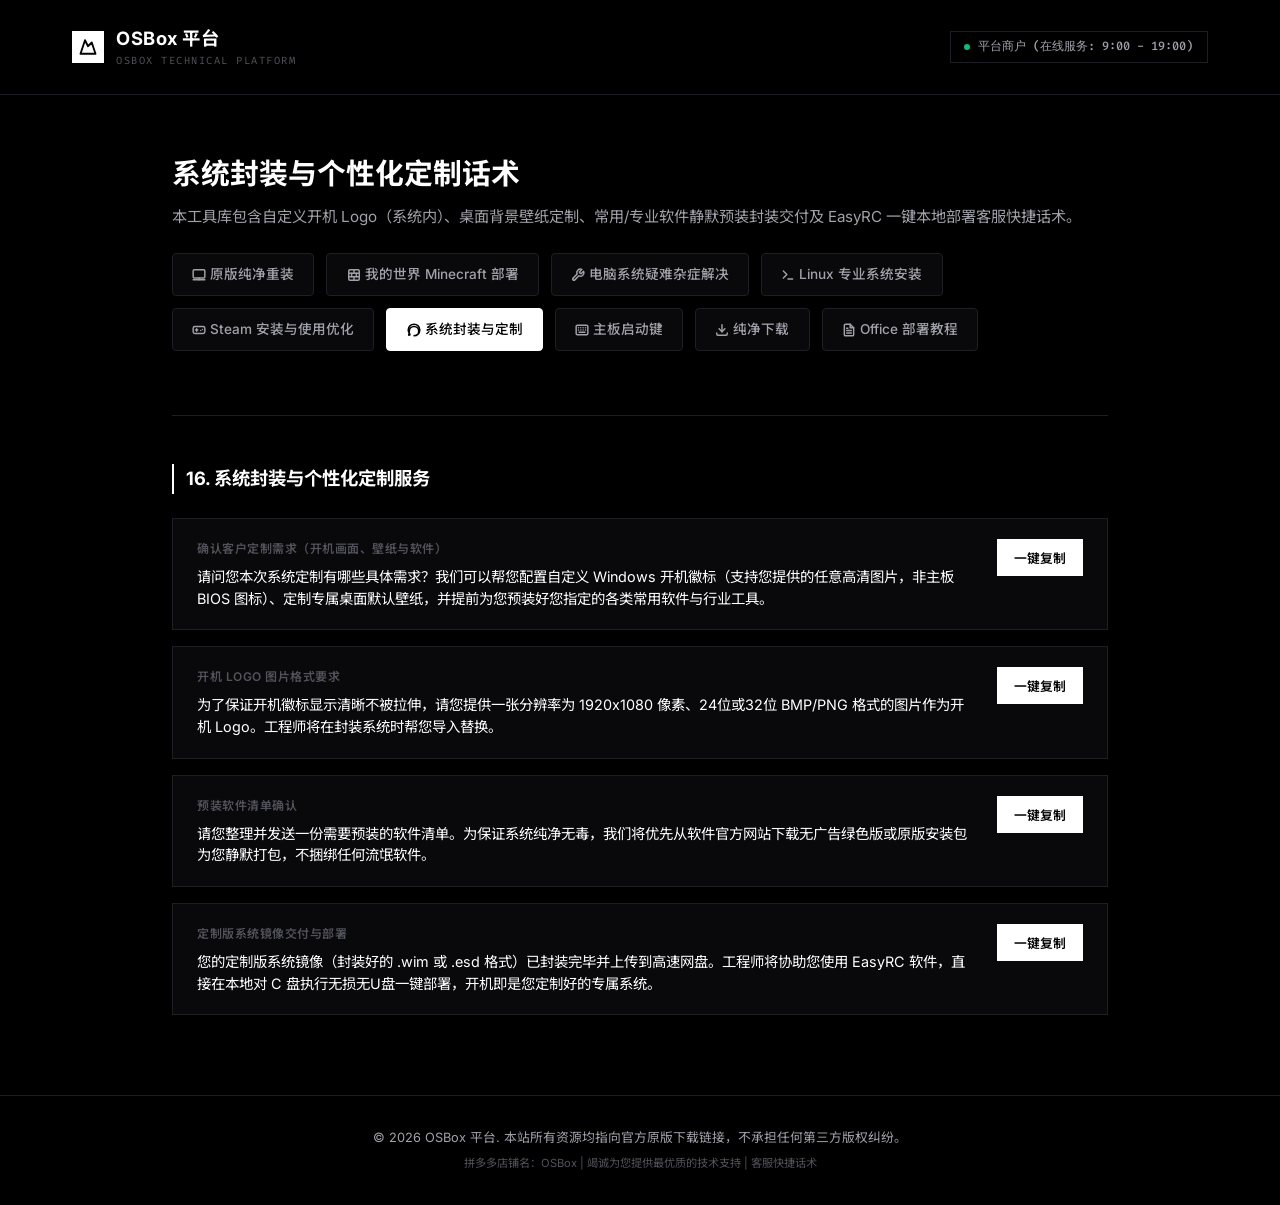
<file: custom.html>
<!DOCTYPE html>
<html lang="zh-CN">
<head>
    <meta charset="UTF-8">
    <meta name="viewport" content="width=device-width, initial-scale=1.0">
    <title>系统封装与个性化定制话术 | OSBox 平台</title>
    <link rel="stylesheet" href="styles.css">
    <link rel="preconnect" href="https://fonts.googleapis.com">
    <link rel="preconnect" href="https://fonts.gstatic.com" crossorigin>
    <link href="https://fonts.googleapis.com/css2?family=Fira+Code:wght@400;500&family=Inter:wght@300;400;500;600;700&family=Noto+Sans+SC:wght@300;400;500;700&display=swap" rel="stylesheet">
    <style>
        .kefu-container {
            max-width: 1000px;
            margin: 3.5rem auto;
            padding: 0 2rem;
        }
        .kefu-header {
            border-bottom: 1px solid var(--border-color);
            padding-bottom: 2rem;
            margin-bottom: 3rem;
        }
        .kefu-header h2 {
            font-size: 1.8rem;
            font-weight: 700;
            color: #ffffff;
            margin-bottom: 0.5rem;
        }
        .kefu-header p {
            color: var(--text-secondary);
            font-size: 0.95rem;
        }
        .kefu-section {
            margin-bottom: 3.5rem;
        }
        .kefu-section-title {
            font-size: 1.15rem;
            font-weight: 700;
            color: #ffffff;
            border-left: 2px solid #ffffff;
            padding-left: 0.75rem;
            margin-bottom: 1.5rem;
            font-family: var(--font-sans);
        }
        .script-row {
            display: flex;
            align-items: flex-start;
            justify-content: space-between;
            background: var(--bg-secondary);
            border: 1px solid var(--border-color);
            padding: 1.25rem 1.5rem;
            margin-bottom: 1rem;
            gap: 1.5rem;
            transition: var(--transition-fast);
        }
        .script-row:hover {
            border-color: var(--border-hover);
            background: #121214;
        }
        .script-info {
            flex: 1;
            display: flex;
            flex-direction: column;
            gap: 0.5rem;
        }
        .script-desc {
            font-size: 0.75rem;
            color: var(--text-muted);
            font-weight: 600;
            text-transform: uppercase;
            letter-spacing: 0.5px;
        }
        .script-content {
            font-size: 0.9rem;
            color: var(--text-primary);
            line-height: 1.5;
            white-space: pre-wrap;
            font-family: var(--font-sans);
        }
        .copy-btn {
            background: #ffffff;
            color: #000000;
            border: 1px solid #ffffff;
            padding: 0.5rem 1rem;
            font-size: 0.8rem;
            font-weight: 600;
            cursor: pointer;
            transition: var(--transition-fast);
            white-space: nowrap;
        }
        .copy-btn:hover {
            background: #e4e4e7;
            border-color: #e4e4e7;
        }
    
        /* 商品快捷导航 */
        .category-nav {
            display: flex;
            flex-wrap: wrap;
            gap: 0.75rem;
            margin-top: 1.5rem;
        }
        .category-nav-item {
            display: inline-flex;
            align-items: center;
            background: var(--bg-secondary);
            border: 1px solid var(--border-color);
            color: var(--text-secondary);
            padding: 0.6rem 1.2rem;
            font-size: 0.85rem;
            font-weight: 500;
            text-decoration: none;
            transition: var(--transition-fast);
            cursor: pointer;
            border-radius: 4px;
        }
        .category-nav-item:hover {
            color: #ffffff;
            border-color: var(--border-hover);
            background: #121214;
            transform: translateY(-1px);
        }
        .category-nav-item:active {
            transform: translateY(0);
        }
        
        /* 平滑滚动与偏移 */
        html {
            scroll-behavior: smooth;
        }
        .kefu-section {
            scroll-margin-top: 7.5rem;
        }
</style>
</head>
<body class="kefu-page">
    <!-- 头部横幅区 -->
    <header class="app-header">
        <div class="header-container">
            <div class="brand" onclick="window.location.href='index.html'" style="cursor: pointer;">
                <span class="logo-icon">
                    <svg viewBox="0 0 24 24" fill="none" stroke="currentColor" stroke-width="2.5" stroke-linecap="round" stroke-linejoin="round"><path d="m8 3 4 8 5-5 5 15H2L8 3z"/></svg>
                </span>
                <div class="brand-text">
                    <h1>OSBox 平台</h1>
                    <p>OSBox Technical Platform</p>
                </div>
            </div>
            <div class="store-badge">
                <span class="badge-status"></span>
                <span>平台商户 (在线服务: 9:00 - 19:00)</span>
            </div>
        </div>
    </header>

    <main class="kefu-container">
        <div class="kefu-header">
            <h2>系统封装与个性化定制话术</h2>
            <p>本工具库包含自定义开机 Logo（系统内）、桌面背景壁纸定制、常用/专业软件静默预装封装交付及 EasyRC 一键本地部署客服快捷话术。</p>
            
            <!-- 快捷商品导航 -->
            <div class="category-nav">
                <a href="os-install.html" class="category-nav-item"><svg width="14" height="14" viewBox="0 0 24 24" fill="none" stroke="currentColor" stroke-width="2.5" stroke-linecap="round" stroke-linejoin="round" style="vertical-align: middle; margin-right: 4px; display: inline-block;"><rect x="2" y="3" width="20" height="14" rx="2" ry="2"></rect><line x1="2" y1="20" x2="22" y2="20"></line><line x1="12" y1="17" x2="12" y2="20"></line></svg>原版纯净重装</a>
                <a href="minecraft.html" class="category-nav-item"><svg width="14" height="14" viewBox="0 0 24 24" fill="none" stroke="currentColor" stroke-width="2.5" stroke-linecap="round" stroke-linejoin="round" style="vertical-align: middle; margin-right: 4px; display: inline-block;"><rect x="3" y="3" width="18" height="18" rx="2" ry="2"></rect><line x1="3" y1="9" x2="21" y2="9"></line><line x1="3" y1="15" x2="21" y2="15"></line><line x1="12" y1="3" x2="12" y2="9"></line><line x1="8" y1="9" x2="8" y2="15"></line><line x1="16" y1="9" x2="16" y2="15"></line><line x1="12" y1="15" x2="12" y2="21"></line></svg>我的世界 Minecraft 部署</a>
                <a href="trouble.html" class="category-nav-item"><svg width="14" height="14" viewBox="0 0 24 24" fill="none" stroke="currentColor" stroke-width="2.5" stroke-linecap="round" stroke-linejoin="round" style="vertical-align: middle; margin-right: 4px; display: inline-block;"><path d="M14.7 6.3a1 1 0 0 0 0 1.4l1.6 1.6a1 1 0 0 0 1.4 0l3.77-3.77a6 6 0 0 1-7.94 7.94l-6.91 6.91a2.12 2.12 0 0 1-3-3l6.91-6.91a6 6 0 0 1 7.94-7.94l-3.76 3.76z"></path></svg>电脑系统疑难杂症解决</a>
                <a href="linux.html" class="category-nav-item"><svg width="14" height="14" viewBox="0 0 24 24" fill="none" stroke="currentColor" stroke-width="2.5" stroke-linecap="round" stroke-linejoin="round" style="vertical-align: middle; margin-right: 4px; display: inline-block;"><polyline points="4 17 10 11 4 5"></polyline><line x1="12" y1="19" x2="20" y2="19"></line></svg>Linux 专业系统安装</a>
                <a href="steam.html" class="category-nav-item"><svg width="14" height="14" viewBox="0 0 24 24" fill="none" stroke="currentColor" stroke-width="2.5" stroke-linecap="round" stroke-linejoin="round" style="vertical-align: middle; margin-right: 4px; display: inline-block;"><line x1="6" y1="12" x2="10" y2="12"></line><line x1="8" y1="10" x2="8" y2="14"></line><line x1="15" y1="13" x2="15.01" y2="13"></line><line x1="18" y1="11" x2="18.01" y2="11"></line><rect x="2" y="6" width="20" height="12" rx="3"></rect></svg>Steam 安装与使用优化</a>
                <a href="custom.html" class="category-nav-item active"><svg width="14" height="14" viewBox="0 0 24 24" fill="none" stroke="currentColor" stroke-width="2.5" stroke-linecap="round" stroke-linejoin="round" style="vertical-align: middle; margin-right: 4px; display: inline-block;"><path d="M12 22C17.5228 22 22 17.5228 22 12C22 6.47715 17.5228 2 12 2C6.47715 2 2 6.47715 2 12C2 14.7255 3.09032 17.1962 4.85857 19C5.3434 19.49 5.25302 20.3015 4.80169 20.7528C4.54244 21.0121 4.19502 21.1522 3.8272 21.1522C3.12513 21.1522 2.65147 20.4879 2.91574 19.8373C3.6067 18.134 4 16.126 4 14C4 9.58172 7.58172 6 12 6C16.4183 6 20 9.58172 20 14C20 18.4183 16.4183 22 12 22Z"></path></svg>系统封装与定制</a>
                <a href="boot-keys.html" class="category-nav-item"><svg width="14" height="14" viewBox="0 0 24 24" fill="none" stroke="currentColor" stroke-width="2.5" stroke-linecap="round" stroke-linejoin="round" style="vertical-align: middle; margin-right: 4px; display: inline-block;"><rect x="2" y="4" width="20" height="16" rx="2" ry="2"></rect><line x1="6" y1="8" x2="6.01" y2="8"></line><line x1="10" y1="8" x2="10.01" y2="8"></line><line x1="14" y1="8" x2="14.01" y2="8"></line><line x1="18" y1="8" x2="18.01" y2="8"></line><line x1="6" y1="12" x2="6.01" y2="12"></line><line x1="10" y1="12" x2="10.01" y2="12"></line><line x1="14" y1="12" x2="14.01" y2="12"></line><line x1="18" y1="12" x2="18.01" y2="12"></line><line x1="7" y1="16" x2="17" y2="16"></line></svg>主板启动键</a>
                <a href="downloads.html" class="category-nav-item"><svg width="14" height="14" viewBox="0 0 24 24" fill="none" stroke="currentColor" stroke-width="2.5" stroke-linecap="round" stroke-linejoin="round" style="vertical-align: middle; margin-right: 4px; display: inline-block;"><polyline points="17 10 12 15 7 10"></polyline><line x1="12" y1="15" x2="12" y2="3"></line><path d="M21 17v2a2 2 0 0 1-2 2H5a2 2 0 0 1-2-2v-2"></path></svg>纯净下载</a>
                <a href="office.html" class="category-nav-item"><svg width="14" height="14" viewBox="0 0 24 24" fill="none" stroke="currentColor" stroke-width="2.5" stroke-linecap="round" stroke-linejoin="round" style="vertical-align: middle; margin-right: 4px; display: inline-block;"><path d="M14 2H6a2 2 0 0 0-2 2v16a2 2 0 0 0 2 2h12a2 2 0 0 0 2-2V8z"></path><polyline points="14 2 14 8 20 8"></polyline><line x1="16" y1="13" x2="8" y2="13"></line><line x1="16" y1="17" x2="8" y2="17"></line><polyline points="10 9 9 9 8 9"></polyline></svg>Office 部署教程</a>
            </div>
        </div>

        <!-- 16. 系统封装与个性化定制服务 -->
        <div class="kefu-section" id="section-custom">
            <div class="kefu-section-title">16. 系统封装与个性化定制服务</div>
            
            <div class="script-row">
                <div class="script-info">
                    <span class="script-desc">确认客户定制需求（开机画面、壁纸与软件）</span>
                    <div class="script-content" id="custom-1">请问您本次系统定制有哪些具体需求？我们可以帮您配置自定义 Windows 开机徽标（支持您提供的任意高清图片，非主板 BIOS 图标）、定制专属桌面默认壁纸，并提前为您预装好您指定的各类常用软件与行业工具。</div>
                </div>
                <button class="copy-btn" onclick="copyText('custom-1')">一键复制</button>
            </div>

            <div class="script-row">
                <div class="script-info">
                    <span class="script-desc">开机 Logo 图片格式要求</span>
                    <div class="script-content" id="custom-2">为了保证开机徽标显示清晰不被拉伸，请您提供一张分辨率为 1920x1080 像素、24位或32位 BMP/PNG 格式的图片作为开机 Logo。工程师将在封装系统时帮您导入替换。</div>
                </div>
                <button class="copy-btn" onclick="copyText('custom-2')">一键复制</button>
            </div>

            <div class="script-row">
                <div class="script-info">
                    <span class="script-desc">预装软件清单确认</span>
                    <div class="script-content" id="custom-3">请您整理并发送一份需要预装的软件清单。为保证系统纯净无毒，我们将优先从软件官方网站下载无广告绿色版或原版安装包为您静默打包，不捆绑任何流氓软件。</div>
                </div>
                <button class="copy-btn" onclick="copyText('custom-3')">一键复制</button>
            </div>

            <div class="script-row">
                <div class="script-info">
                    <span class="script-desc">定制版系统镜像交付与部署</span>
                    <div class="script-content" id="custom-4">您的定制版系统镜像（封装好的 .wim 或 .esd 格式）已封装完毕并上传到高速网盘。工程师将协助您使用 EasyRC 软件，直接在本地对 C 盘执行无损无U盘一键部署，开机即是您定制好的专属系统。</div>
                </div>
                <button class="copy-btn" onclick="copyText('custom-4')">一键复制</button>
            </div>
        </div>
    </main>

    <!-- 浮动 Toast 提示 -->
    <div id="toast" class="toast">复制成功</div>

    <!-- 页脚 -->
    <footer class="app-footer">
        <div class="footer-container">
            <p>&copy; 2026 OSBox 平台. 本站所有资源均指向官方原版下载链接，不承担任何第三方版权纠纷。</p>
            <p class="muted">拼多多店铺名：OSBox | 竭诚为您提供最优质的技术支持 | <a href="kefu.html" style="color: var(--text-muted); text-decoration: none;">客服快捷话术</a></p>
        </div>
    </footer>

    <script src="script.js"></script>
</body>
</html>
</file>
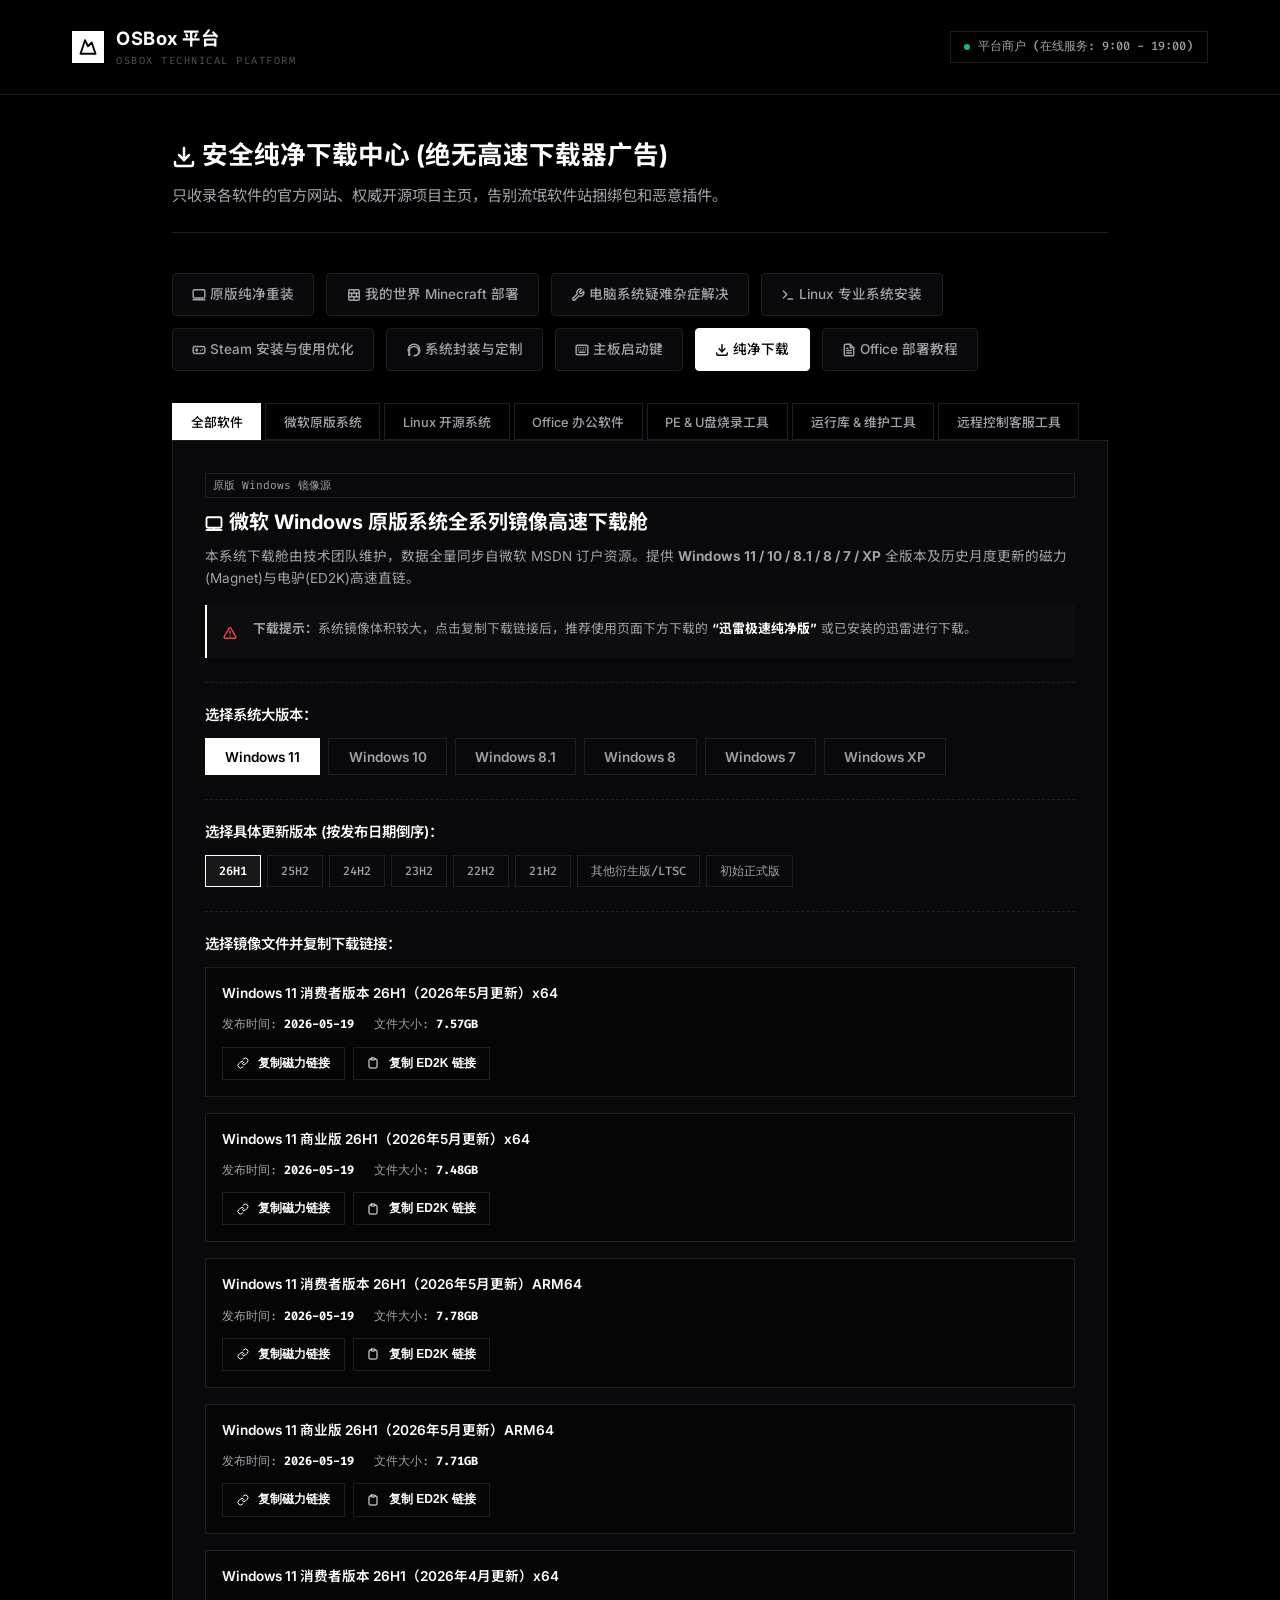
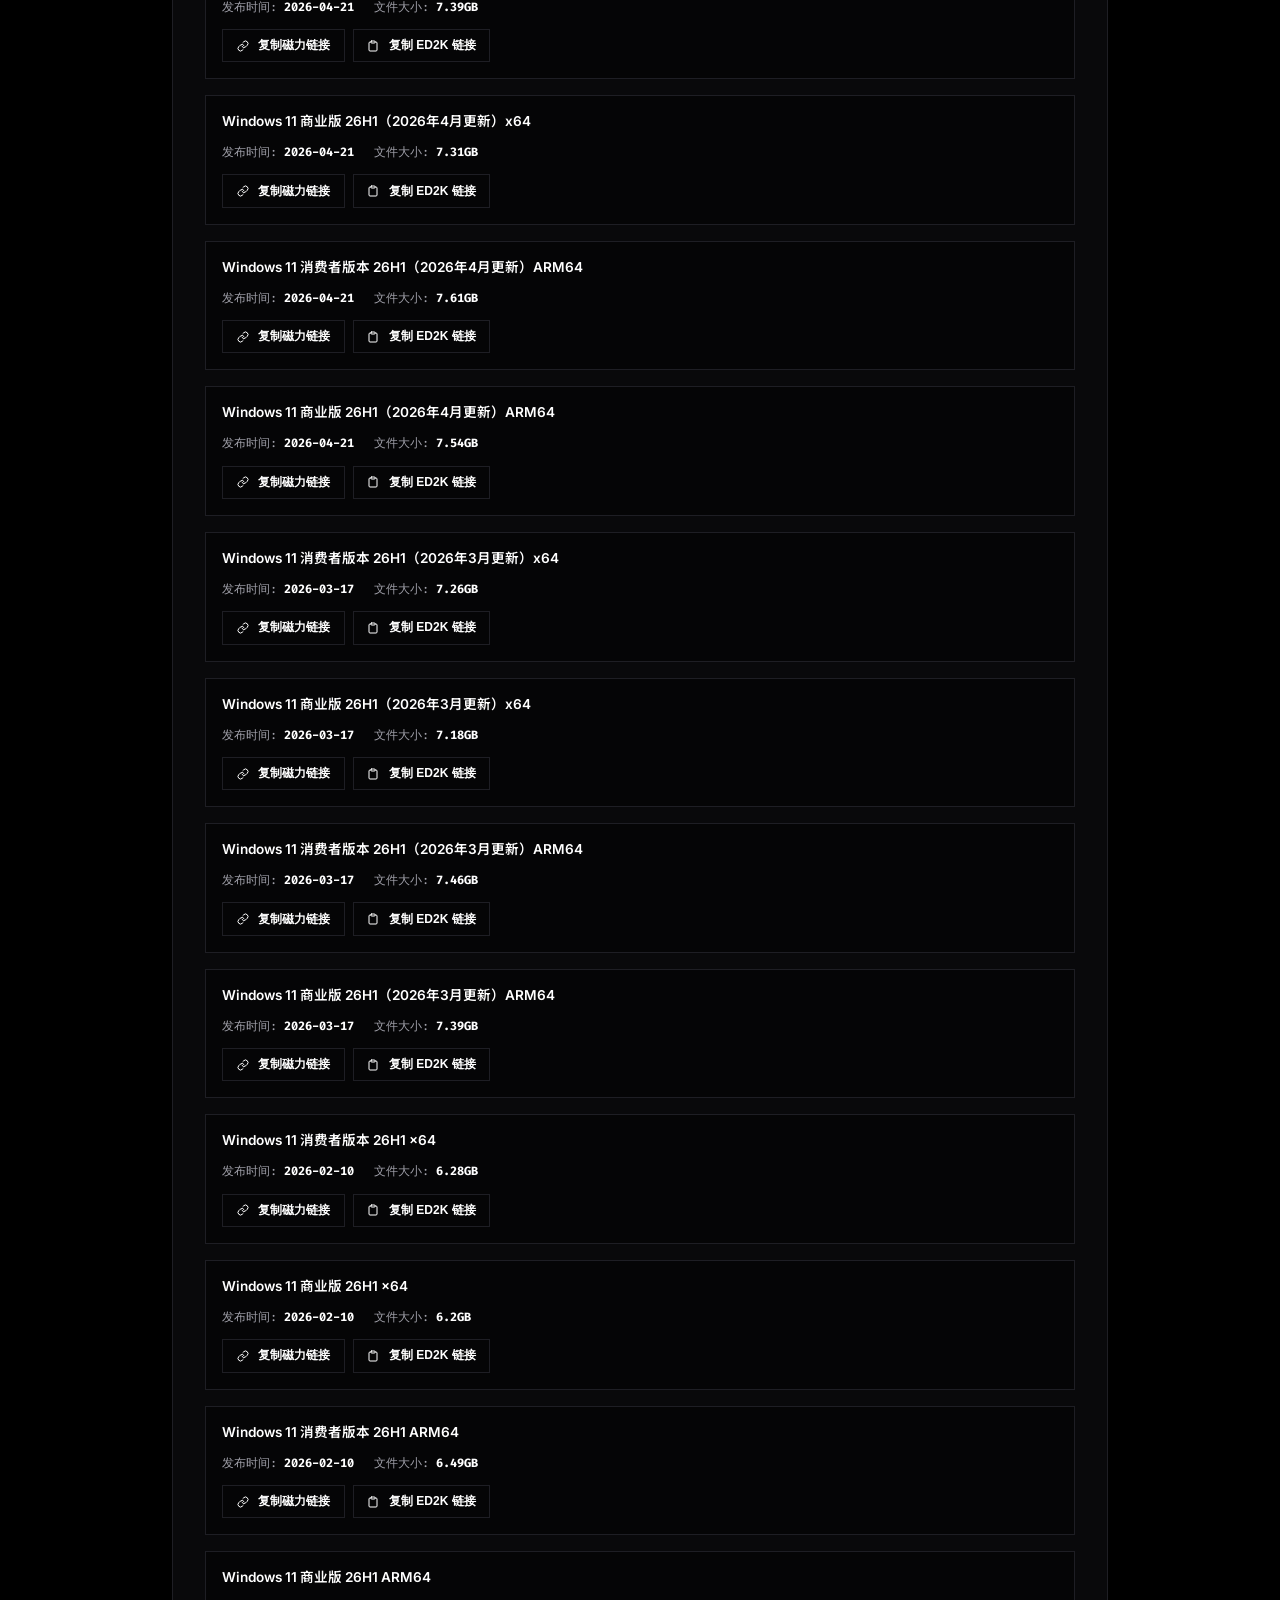
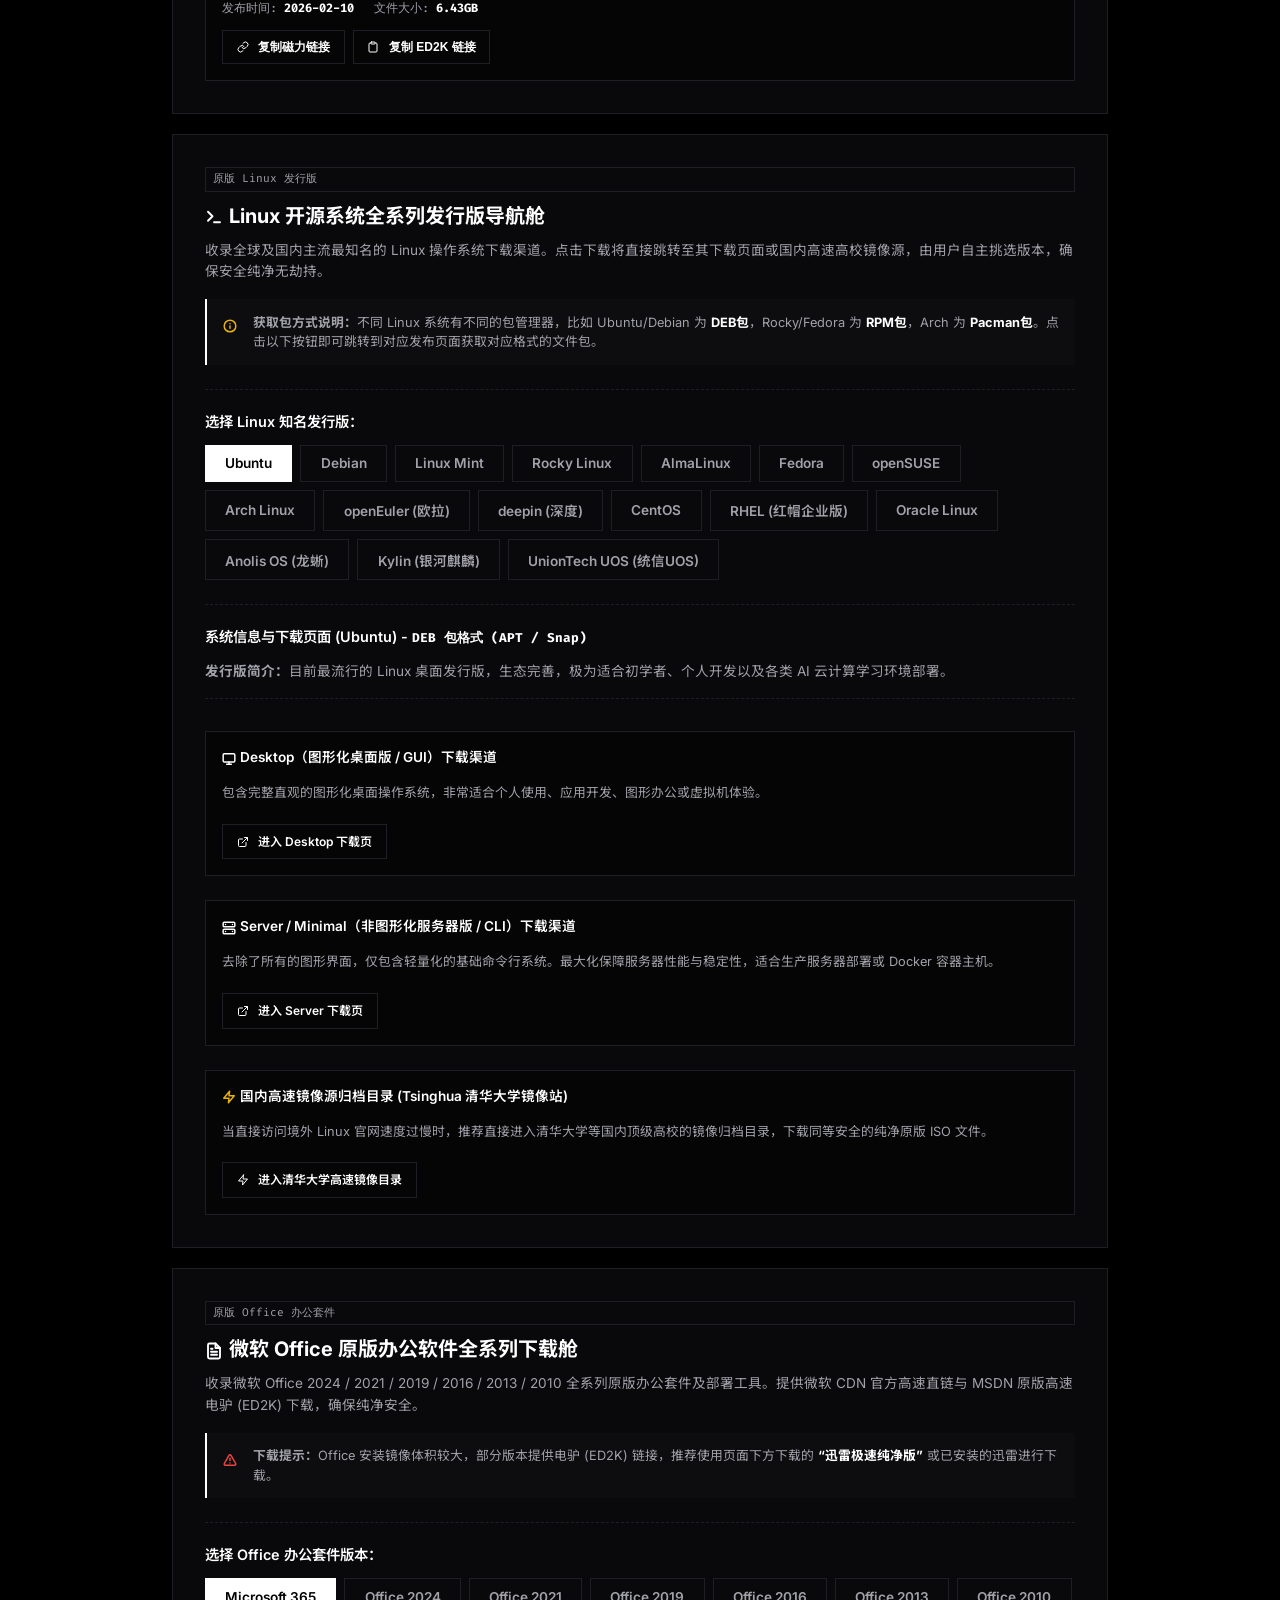
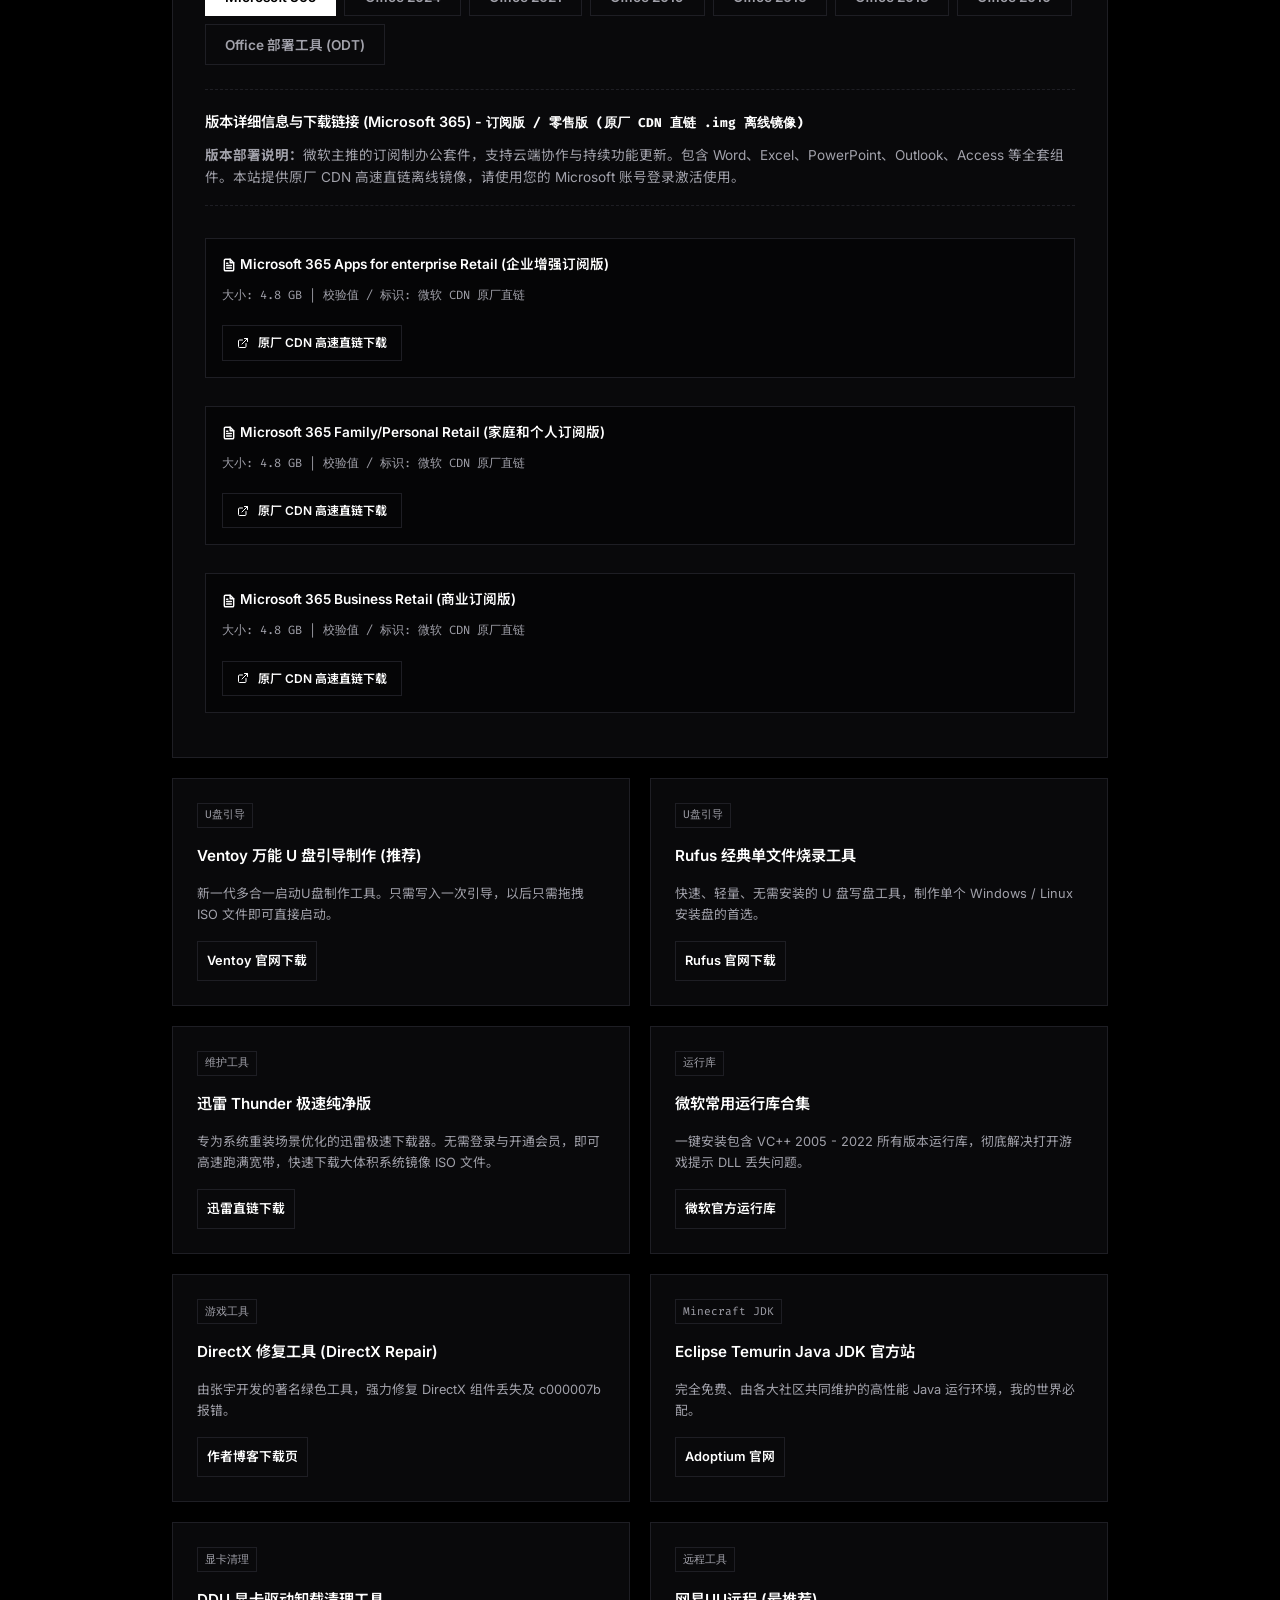
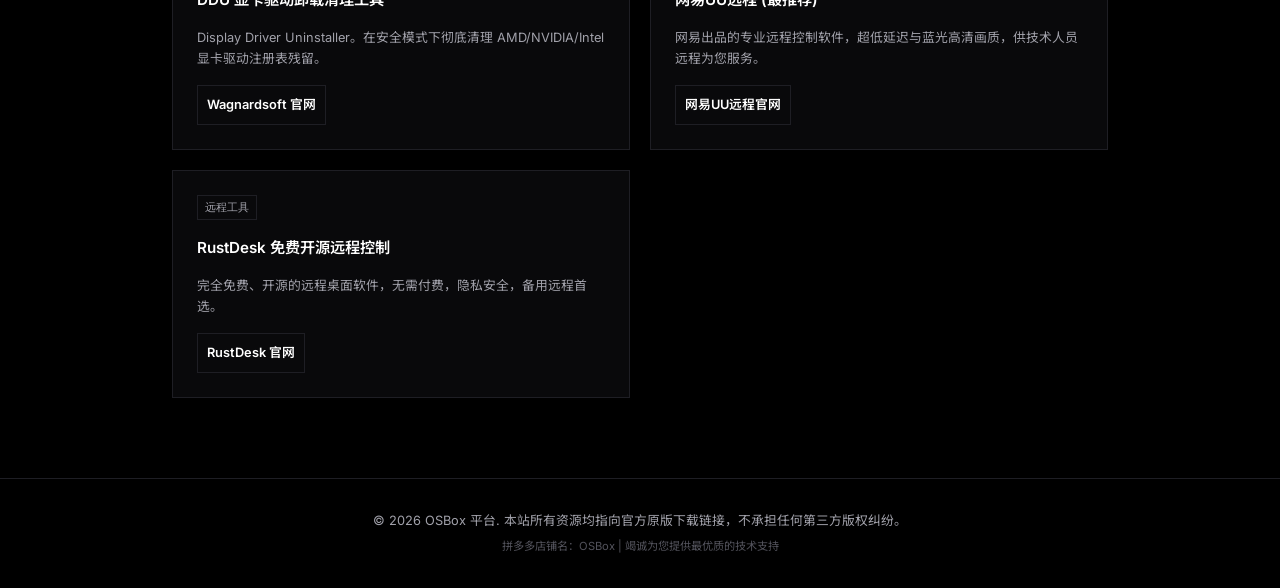
<file: downloads.html>
<!DOCTYPE html>
<html lang="zh-CN">
<head>
    <meta charset="UTF-8">
    <meta name="viewport" content="width=device-width, initial-scale=1.0">
    <title>纯净安全下载中心 | OSBox 平台</title>
    <link rel="stylesheet" href="styles.css">
    <link rel="preconnect" href="https://fonts.googleapis.com">
    <link rel="preconnect" href="https://fonts.gstatic.com" crossorigin>
    <link href="https://fonts.googleapis.com/css2?family=Fira+Code:wght@400;500&family=Inter:wght@300;400;500;600;700&family=Noto+Sans+SC:wght@300;400;500;700&display=swap" rel="stylesheet">
    <style>
        /* 操作系统选择舱专属组件样式 */
        .os-selector-card, .linux-selector-card, .office-selector-card {
            grid-column: 1 / -1; /* 跨越全部网格列 */
            display: flex;
            flex-direction: column;
            gap: 1.5rem;
            padding: 2rem !important;
            background: var(--bg-card);
            border: 1px solid var(--border-color);
        }

        .os-selector-header h3 {
            font-size: 1.25rem;
            font-weight: 700;
            color: #ffffff;
            margin-top: 0.5rem;
            margin-bottom: 0.5rem;
        }

        .os-selector-header .desc {
            font-size: 0.85rem;
            color: var(--text-secondary);
            line-height: 1.6;
        }

        /* 迅雷提示框 */
        .thunder-alert-box {
            margin-top: 1rem;
            padding: 0.85rem 1rem;
            background: #0d0d0f;
            border-left: 2px solid #ffffff;
            display: flex;
            gap: 0.75rem;
            align-items: flex-start;
        }

        .thunder-alert-box .alert-icon {
            font-size: 1rem;
        }

        .thunder-alert-box .alert-content {
            font-size: 0.8rem;
            color: var(--text-secondary);
            line-height: 1.5;
        }

        .thunder-alert-box .alert-content b {
            color: #ffffff;
        }

        /* 步骤选择区 */
        .os-selector-section {
            border-top: 1px dashed var(--border-color);
            padding-top: 1.25rem;
            display: flex;
            flex-direction: column;
            gap: 0.75rem;
        }

        .os-selector-section .step-num {
            font-family: var(--font-mono);
            font-size: 0.7rem;
            color: var(--text-muted);
            text-transform: uppercase;
            letter-spacing: 1px;
            font-weight: 500;
        }

        .os-selector-section .step-title {
            font-size: 0.9rem;
            font-weight: 600;
            color: #ffffff;
        }

        /* OS 大版本标签行 */
        .os-tabs-row {
            display: flex;
            flex-wrap: wrap;
            gap: 0.5rem;
        }

        .os-tab-btn {
            font-family: var(--font-sans);
            font-size: 0.85rem;
            font-weight: 600;
            padding: 0.6rem 1.2rem;
            background: transparent;
            color: var(--text-secondary);
            border: 1px solid var(--border-color);
            cursor: pointer;
            transition: var(--transition-fast);
            border-radius: var(--radius-sm);
        }

        .os-tab-btn:hover {
            color: #ffffff;
            border-color: var(--border-hover);
        }

        .os-tab-btn.active {
            background: #ffffff;
            color: #000000;
            border-color: #ffffff;
        }

        /* 子版本小标签行 */
        .sub-tabs-row {
            display: flex;
            flex-wrap: wrap;
            gap: 0.4rem;
        }

        .sub-tab-btn {
            font-family: var(--font-mono);
            font-size: 0.75rem;
            font-weight: 500;
            padding: 0.4rem 0.8rem;
            background: transparent;
            color: var(--text-secondary);
            border: 1px solid var(--border-color);
            cursor: pointer;
            transition: var(--transition-fast);
            border-radius: var(--radius-sm);
        }

        .sub-tab-btn:hover {
            color: #ffffff;
            border-color: var(--border-hover);
        }

        .sub-tab-btn.active {
            color: #ffffff;
            border-color: #ffffff;
            font-weight: 600;
            background: #18181b;
        }

        /* 镜像列表 */
        .iso-list-container {
            display: flex;
            flex-direction: column;
            gap: 1rem;
        }

        .iso-item-row {
            background: #050506;
            border: 1px solid var(--border-color);
            padding: 1rem;
            display: flex;
            flex-direction: column;
            gap: 0.75rem;
            transition: var(--transition-fast);
        }

        .iso-item-row:hover {
            border-color: var(--border-hover);
            background: #09090b;
        }

        .iso-item-title {
            font-size: 0.85rem;
            font-weight: 600;
            color: #ffffff;
            line-height: 1.4;
        }

        .iso-item-meta {
            display: flex;
            flex-wrap: wrap;
            gap: 1.25rem;
            font-size: 0.75rem;
            color: var(--text-secondary);
            font-family: var(--font-mono);
        }

        .iso-item-meta span strong {
            color: #ffffff;
        }

        .iso-item-actions {
            display: flex;
            gap: 0.5rem;
            flex-wrap: wrap;
        }

        .iso-copy-btn {
            text-decoration: none;
            font-size: 0.75rem;
            font-weight: 600;
            padding: 0.45rem 0.85rem;
            background: transparent;
            border: 1px solid var(--border-color);
            color: var(--text-primary);
            cursor: pointer;
            display: inline-flex;
            justify-content: center;
            align-items: center;
            gap: 0.35rem;
            transition: var(--transition-fast);
            border-radius: var(--radius-sm);
        }

        .iso-copy-btn:hover {
            background: #ffffff;
            color: #000000;
            border-color: #ffffff;
        }

        /* 修复页面割裂感，调整 grid 高度分布 */
        .downloads-grid {
            align-items: start;
        }
    </style>
</head>
<body>
    <!-- 背景发光 -->
    <div class="bg-glow glow-1"></div>
    <div class="bg-glow glow-2"></div>
    <div class="bg-glow glow-3"></div>

    <!-- 头部横幅区 -->
    <header class="app-header">
        <div class="header-container">
            <div class="brand" onclick="window.location.href='index.html'" style="cursor: pointer;">
                <span class="logo-icon">
                    <svg viewBox="0 0 24 24" fill="none" stroke="currentColor" stroke-width="2.5" stroke-linecap="round" stroke-linejoin="round"><path d="m8 3 4 8 5-5 5 15H2L8 3z"/></svg>
                </span>
                <div class="brand-text">
                    <h1>OSBox 平台</h1>
                    <p>OSBox Technical Platform</p>
                </div>
            </div>
            <div class="store-badge">
                <span class="badge-status"></span>
                <span>平台商户 (在线服务: 9:00 - 19:00)</span>
            </div>
        </div>
    </header>

    <!-- 页面容器 -->
    <main class="app-container">
        <!-- 侧边导航栏 -->
        

        <!-- 内容区域 -->
        <section class="content-area">
            <div class="section-title">
                <h2><svg width="24" height="24" viewBox="0 0 24 24" fill="none" stroke="currentColor" stroke-width="2.5" stroke-linecap="round" stroke-linejoin="round" style="vertical-align: middle; margin-right: 6px; display: inline-block;"><polyline points="17 10 12 15 7 10"></polyline><line x1="12" y1="15" x2="12" y2="3"></line><path d="M21 17v2a2 2 0 0 1-2 2H5a2 2 0 0 1-2-2v-2"></path></svg>安全纯净下载中心 (绝无高速下载器广告)</h2>
                <p class="subtitle">只收录各软件的官方网站、权威开源项目主页，告别流氓软件站捆绑包和恶意插件。</p>
            </div>

            <!-- 快捷商品导航 -->
            <div class="category-nav">
                <a href="os-install.html" class="category-nav-item"><svg width="14" height="14" viewBox="0 0 24 24" fill="none" stroke="currentColor" stroke-width="2.5" stroke-linecap="round" stroke-linejoin="round" style="vertical-align: middle; margin-right: 4px; display: inline-block;"><rect x="2" y="3" width="20" height="14" rx="2" ry="2"></rect><line x1="2" y1="20" x2="22" y2="20"></line><line x1="12" y1="17" x2="12" y2="20"></line></svg>原版纯净重装</a>
                <a href="minecraft.html" class="category-nav-item"><svg width="14" height="14" viewBox="0 0 24 24" fill="none" stroke="currentColor" stroke-width="2.5" stroke-linecap="round" stroke-linejoin="round" style="vertical-align: middle; margin-right: 4px; display: inline-block;"><rect x="3" y="3" width="18" height="18" rx="2" ry="2"></rect><line x1="3" y1="9" x2="21" y2="9"></line><line x1="3" y1="15" x2="21" y2="15"></line><line x1="12" y1="3" x2="12" y2="9"></line><line x1="8" y1="9" x2="8" y2="15"></line><line x1="16" y1="9" x2="16" y2="15"></line><line x1="12" y1="15" x2="12" y2="21"></line></svg>我的世界 Minecraft 部署</a>
                <a href="trouble.html" class="category-nav-item"><svg width="14" height="14" viewBox="0 0 24 24" fill="none" stroke="currentColor" stroke-width="2.5" stroke-linecap="round" stroke-linejoin="round" style="vertical-align: middle; margin-right: 4px; display: inline-block;"><path d="M14.7 6.3a1 1 0 0 0 0 1.4l1.6 1.6a1 1 0 0 0 1.4 0l3.77-3.77a6 6 0 0 1-7.94 7.94l-6.91 6.91a2.12 2.12 0 0 1-3-3l6.91-6.91a6 6 0 0 1 7.94-7.94l-3.76 3.76z"></path></svg>电脑系统疑难杂症解决</a>
                <a href="linux.html" class="category-nav-item"><svg width="14" height="14" viewBox="0 0 24 24" fill="none" stroke="currentColor" stroke-width="2.5" stroke-linecap="round" stroke-linejoin="round" style="vertical-align: middle; margin-right: 4px; display: inline-block;"><polyline points="4 17 10 11 4 5"></polyline><line x1="12" y1="19" x2="20" y2="19"></line></svg>Linux 专业系统安装</a>
                <a href="steam.html" class="category-nav-item"><svg width="14" height="14" viewBox="0 0 24 24" fill="none" stroke="currentColor" stroke-width="2.5" stroke-linecap="round" stroke-linejoin="round" style="vertical-align: middle; margin-right: 4px; display: inline-block;"><line x1="6" y1="12" x2="10" y2="12"></line><line x1="8" y1="10" x2="8" y2="14"></line><line x1="15" y1="13" x2="15.01" y2="13"></line><line x1="18" y1="11" x2="18.01" y2="11"></line><rect x="2" y="6" width="20" height="12" rx="3"></rect></svg>Steam 安装与使用优化</a>
                <a href="custom.html" class="category-nav-item"><svg width="14" height="14" viewBox="0 0 24 24" fill="none" stroke="currentColor" stroke-width="2.5" stroke-linecap="round" stroke-linejoin="round" style="vertical-align: middle; margin-right: 4px; display: inline-block;"><path d="M12 22C17.5228 22 22 17.5228 22 12C22 6.47715 17.5228 2 12 2C6.47715 2 2 6.47715 2 12C2 14.7255 3.09032 17.1962 4.85857 19C5.3434 19.49 5.25302 20.3015 4.80169 20.7528C4.54244 21.0121 4.19502 21.1522 3.8272 21.1522C3.12513 21.1522 2.65147 20.4879 2.91574 19.8373C3.6067 18.134 4 16.126 4 14C4 9.58172 7.58172 6 12 6C16.4183 6 20 9.58172 20 14C20 18.4183 16.4183 22 12 22Z"></path></svg>系统封装与定制</a>
                <a href="boot-keys.html" class="category-nav-item"><svg width="14" height="14" viewBox="0 0 24 24" fill="none" stroke="currentColor" stroke-width="2.5" stroke-linecap="round" stroke-linejoin="round" style="vertical-align: middle; margin-right: 4px; display: inline-block;"><rect x="2" y="4" width="20" height="16" rx="2" ry="2"></rect><line x1="6" y1="8" x2="6.01" y2="8"></line><line x1="10" y1="8" x2="10.01" y2="8"></line><line x1="14" y1="8" x2="14.01" y2="8"></line><line x1="18" y1="8" x2="18.01" y2="8"></line><line x1="6" y1="12" x2="6.01" y2="12"></line><line x1="10" y1="12" x2="10.01" y2="12"></line><line x1="14" y1="12" x2="14.01" y2="12"></line><line x1="18" y1="12" x2="18.01" y2="12"></line><line x1="7" y1="16" x2="17" y2="16"></line></svg>主板启动键</a>
                <a href="downloads.html" class="category-nav-item active"><svg width="14" height="14" viewBox="0 0 24 24" fill="none" stroke="currentColor" stroke-width="2.5" stroke-linecap="round" stroke-linejoin="round" style="vertical-align: middle; margin-right: 4px; display: inline-block;"><polyline points="17 10 12 15 7 10"></polyline><line x1="12" y1="15" x2="12" y2="3"></line><path d="M21 17v2a2 2 0 0 1-2 2H5a2 2 0 0 1-2-2v-2"></path></svg>纯净下载</a>
                <a href="office.html" class="category-nav-item"><svg width="14" height="14" viewBox="0 0 24 24" fill="none" stroke="currentColor" stroke-width="2.5" stroke-linecap="round" stroke-linejoin="round" style="vertical-align: middle; margin-right: 4px; display: inline-block;"><path d="M14 2H6a2 2 0 0 0-2 2v16a2 2 0 0 0 2 2h12a2 2 0 0 0 2-2V8z"></path><polyline points="14 2 14 8 20 8"></polyline><line x1="16" y1="13" x2="8" y2="13"></line><line x1="16" y1="17" x2="8" y2="17"></line><polyline points="10 9 9 9 8 9"></polyline></svg>Office 部署教程</a>
            </div>

            <!-- 分类筛选导航 -->
            <div class="download-filter">
                <button class="filter-btn active" data-filter="all">全部软件</button>
                <button class="filter-btn" data-filter="win">微软原版系统</button>
                <button class="filter-btn" data-filter="linux">Linux 开源系统</button>
                <button class="filter-btn" data-filter="office">Office 办公软件</button>
                <button class="filter-btn" data-filter="burn">PE & U盘烧录工具</button>
                <button class="filter-btn" data-filter="tools">运行库 & 维护工具</button>
                <button class="filter-btn" data-filter="remote">远程控制客服工具</button>
            </div>

            <div class="downloads-grid" id="downloads-container">
                <!-- 微软 Windows 全版本系统镜像高速下载舱 (MSDN 数据源) -->
                <div class="download-card os-selector-card" data-cat="win" id="win-selector-card">
                    <div class="os-selector-header">
                        <div class="dl-badge">原版 Windows 镜像源</div>
                        <h3><svg width="18" height="18" viewBox="0 0 24 24" fill="none" stroke="currentColor" stroke-width="2.5" stroke-linecap="round" stroke-linejoin="round" style="vertical-align: middle; margin-right: 6px; display: inline-block;"><rect x="2" y="3" width="20" height="14" rx="2" ry="2"></rect><line x1="2" y1="20" x2="22" y2="20"></line><line x1="12" y1="17" x2="12" y2="20"></line></svg>微软 Windows 原版系统全系列镜像高速下载舱</h3>
                        <p class="desc">本系统下载舱由技术团队维护，数据全量同步自微软 MSDN 订户资源。提供 <b>Windows 11 / 10 / 8.1 / 8 / 7 / XP</b> 全版本及历史月度更新的磁力(Magnet)与电驴(ED2K)高速直链。</p>
                        
                        <div class="thunder-alert-box">
                            <span class="alert-icon"><svg width="14" height="14" viewBox="0 0 24 24" fill="none" stroke="currentColor" stroke-width="2.5" stroke-linecap="round" stroke-linejoin="round" style="vertical-align: middle; margin-right: 4px; display: inline-block; color: #ef4444;"><path d="m21.73 18-8-14a2 2 0 0 0-3.48 0l-8 14A2 2 0 0 0 4 21h16a2 2 0 0 0 1.73-3Z"></path><line x1="12" y1="9" x2="12" y2="13"></line><line x1="12" y1="17" x2="12.01" y2="17"></line></svg></span>
                            <div class="alert-content">
                                <strong>下载提示：</strong>系统镜像体积较大，点击复制下载链接后，推荐使用页面下方下载的 <b>“迅雷极速纯净版”</b> 或已安装的迅雷进行下载。
                            </div>
                        </div>
                    </div>

                    <!-- OS 大版本切换 Tab -->
                    <div class="os-selector-section">
                        <span class="step-num">Step 1</span>
                        <span class="step-title">选择系统大版本：</span>
                        <div class="os-tabs-row" id="os-tabs-container">
                            <!-- 动态加载 Windows XP 至 11 -->
                        </div>
                    </div>

                    <!-- 子版本切换 Tab -->
                    <div class="os-selector-section" id="sub-versions-section">
                        <span class="step-num">Step 2</span>
                        <span class="step-title">选择具体更新版本 (按发布日期倒序)：</span>
                        <div class="sub-tabs-row" id="sub-tabs-container">
                            <!-- 动态加载版本更新号，如 26H1, 25H2, SP1 等 -->
                        </div>
                    </div>

                    <!-- 镜像资源下载列表 -->
                    <div class="os-selector-section">
                        <span class="step-num">Step 3</span>
                        <span class="step-title">选择镜像文件并复制下载链接：</span>
                        <div class="iso-list-container" id="iso-list-container">
                            <!-- 动态加载当前子版本下的全部镜像列表，包含磁力和 ed2k 复制按钮 -->
                        </div>
                    </div>
                </div>

                <!-- Linux 开源系统发行版官方导航舱 -->
                <div class="download-card linux-selector-card" data-cat="linux" id="linux-selector-card">
                    <div class="os-selector-header">
                        <div class="dl-badge">原版 Linux 发行版</div>
                        <h3><svg width="18" height="18" viewBox="0 0 24 24" fill="none" stroke="currentColor" stroke-width="2.5" stroke-linecap="round" stroke-linejoin="round" style="vertical-align: middle; margin-right: 6px; display: inline-block;"><polyline points="4 17 10 11 4 5"></polyline><line x1="12" y1="19" x2="20" y2="19"></line></svg>Linux 开源系统全系列发行版导航舱</h3>
                        <p class="desc">收录全球及国内主流最知名的 Linux 操作系统下载渠道。点击下载将直接跳转至其下载页面或国内高速高校镜像源，由用户自主挑选版本，确保安全纯净无劫持。</p>
                        
                        <div class="thunder-alert-box">
                            <span class="alert-icon"><svg width="14" height="14" viewBox="0 0 24 24" fill="none" stroke="currentColor" stroke-width="2.5" stroke-linecap="round" stroke-linejoin="round" style="vertical-align: middle; margin-right: 4px; display: inline-block; color: #eab308;"><circle cx="12" cy="12" r="10"></circle><line x1="12" y1="16" x2="12" y2="12"></line><line x1="12" y1="8" x2="12.01" y2="8"></line></svg></span>
                            <div class="alert-content">
                                <strong>获取包方式说明：</strong>不同 Linux 系统有不同的包管理器，比如 Ubuntu/Debian 为 <b>DEB包</b>，Rocky/Fedora 为 <b>RPM包</b>，Arch 为 <b>Pacman包</b>。点击以下按钮即可跳转到对应发布页面获取对应格式的文件包。
                            </div>
                        </div>
                    </div>

                    <!-- Linux 发行版选择 Tab -->
                    <div class="os-selector-section">
                        <span class="step-num">Step 1</span>
                        <span class="step-title">选择 Linux 知名发行版：</span>
                        <div class="os-tabs-row" id="linux-tabs-container">
                            <!-- 动态加载 Ubuntu, Debian, Rocky, Arch 等 -->
                        </div>
                    </div>

                    <!-- 对应发行版信息与官网跳转通道 -->
                    <div class="os-selector-section">
                        <span class="step-num">Step 2</span>
                        <span class="step-title" id="linux-selected-title">系统信息与下载页面：</span>
                        <div class="iso-list-container" id="linux-content-container">
                            <!-- 动态加载选中发行版的包格式、简介、图形化桌面版、非图形化服务器版以及国内镜像下载页链接 -->
                        </div>
                    </div>
                </div>

                <!-- Office 办公软件全系列下载舱 -->
                <div class="download-card office-selector-card" data-cat="office" id="office-selector-card">
                    <div class="os-selector-header">
                        <div class="dl-badge">原版 Office 办公套件</div>
                        <h3><svg width="18" height="18" viewBox="0 0 24 24" fill="none" stroke="currentColor" stroke-width="2.5" stroke-linecap="round" stroke-linejoin="round" style="vertical-align: middle; margin-right: 6px; display: inline-block;"><path d="M14 2H6a2 2 0 0 0-2 2v16a2 2 0 0 0 2 2h12a2 2 0 0 0 2-2V8z"></path><polyline points="14 2 14 8 20 8"></polyline><line x1="16" y1="13" x2="8" y2="13"></line><line x1="16" y1="17" x2="8" y2="17"></line><polyline points="10 9 9 9 8 9"></polyline></svg>微软 Office 原版办公软件全系列下载舱</h3>
                        <p class="desc">收录微软 Office 2024 / 2021 / 2019 / 2016 / 2013 / 2010 全系列原版办公套件及部署工具。提供微软 CDN 官方高速直链与 MSDN 原版高速电驴 (ED2K) 下载，确保纯净安全。</p>
                        
                        <div class="thunder-alert-box">
                            <span class="alert-icon"><svg width="14" height="14" viewBox="0 0 24 24" fill="none" stroke="currentColor" stroke-width="2.5" stroke-linecap="round" stroke-linejoin="round" style="vertical-align: middle; margin-right: 4px; display: inline-block; color: #ef4444;"><path d="m21.73 18-8-14a2 2 0 0 0-3.48 0l-8 14A2 2 0 0 0 4 21h16a2 2 0 0 0 1.73-3Z"></path><line x1="12" y1="9" x2="12" y2="13"></line><line x1="12" y1="17" x2="12.01" y2="17"></line></svg></span>
                            <div class="alert-content">
                                <strong>下载提示：</strong>Office 安装镜像体积较大，部分版本提供电驴 (ED2K) 链接，推荐使用页面下方下载的 <b>“迅雷极速纯净版”</b> 或已安装的迅雷进行下载。
                            </div>
                        </div>
                    </div>

                    <!-- Office 版本选择 Tab -->
                    <div class="os-selector-section">
                        <span class="step-num">Step 1</span>
                        <span class="step-title">选择 Office 办公套件版本：</span>
                        <div class="os-tabs-row" id="office-tabs-container">
                            <!-- 动态加载 Office 2024, 2021, 2019 等 -->
                        </div>
                    </div>

                    <!-- 对应版本信息与下载链接 -->
                    <div class="os-selector-section">
                        <span class="step-num">Step 2</span>
                        <span class="step-title" id="office-selected-title">版本详细信息与下载链接：</span>
                        <div class="iso-list-container" id="office-content-container">
                            <!-- 动态加载选中版本的详情、镜像列表及复制/下载按钮 -->
                        </div>
                    </div>
                </div>

                <!-- 烧录工具 -->
                <div class="download-card" data-cat="burn">
                    <div class="dl-badge">U盘引导</div>
                    <h4>Ventoy 万能 U 盘引导制作 (推荐)</h4>
                    <p>新一代多合一启动U盘制作工具。只需写入一次引导，以后只需拖拽 ISO 文件即可直接启动。</p>
                    <div class="dl-links">
                        <a href="https://www.ventoy.net/cn/download.html" target="_blank" class="dl-btn">Ventoy 官网下载</a>
                    </div>
                </div>

                <div class="download-card" data-cat="burn">
                    <div class="dl-badge">U盘引导</div>
                    <h4>Rufus 经典单文件烧录工具</h4>
                    <p>快速、轻量、无需安装的 U 盘写盘工具，制作单个 Windows / Linux 安装盘的首选。</p>
                    <div class="dl-links">
                        <a href="https://rufus.ie/" target="_blank" class="dl-btn">Rufus 官网下载</a>
                    </div>
                </div>

                <!-- 维护工具 -->
                <div class="download-card" data-cat="tools">
                    <div class="dl-badge">维护工具</div>
                    <h4>迅雷 Thunder 极速纯净版</h4>
                    <p>专为系统重装场景优化的迅雷极速下载器。无需登录与开通会员，即可高速跑满宽带，快速下载大体积系统镜像 ISO 文件。</p>
                    <div class="dl-links">
                        <a href="https://share.osbox.top/d/PinduoduoUse/Windows/Application%20Programs/%E8%BF%85%E9%9B%B7Thunder_25.0.72.1250.exe?sign=uvVSXMQ8QVueHaqiR4CUuvLSaoDz9cQ3QhSh0l56Gs4=:1781611338" target="_blank" class="dl-btn">迅雷直链下载</a>
                    </div>
                </div>

                <div class="download-card" data-cat="tools">
                    <div class="dl-badge">运行库</div>
                    <h4>微软常用运行库合集</h4>
                    <p>一键安装包含 VC++ 2005 - 2022 所有版本运行库，彻底解决打开游戏提示 DLL 丢失问题。</p>
                    <div class="dl-links">
                        <a href="https://learn.microsoft.com/zh-cn/cpp/windows/latest-supported-vc-redist?view=msvc-170" target="_blank" class="dl-btn">微软官方运行库</a>
                    </div>
                </div>

                <div class="download-card" data-cat="tools">
                    <div class="dl-badge">游戏工具</div>
                    <h4>DirectX 修复工具 (DirectX Repair)</h4>
                    <p>由张宇开发的著名绿色工具，强力修复 DirectX 组件丢失及 c000007b 报错。</p>
                    <div class="dl-links">
                        <a href="https://blog.csdn.net/vbcom/article/details/7245186" target="_blank" class="dl-btn">作者博客下载页</a>
                    </div>
                </div>

                <div class="download-card" data-cat="tools">
                    <div class="dl-badge">Minecraft JDK</div>
                    <h4>Eclipse Temurin Java JDK 官方站</h4>
                    <p>完全免费、由各大社区共同维护的高性能 Java 运行环境，我的世界必配。</p>
                    <div class="dl-links">
                        <a href="https://adoptium.net/zh-CN/temurin/releases/" target="_blank" class="dl-btn">Adoptium 官网</a>
                    </div>
                </div>

                <div class="download-card" data-cat="tools">
                    <div class="dl-badge">显卡清理</div>
                    <h4>DDU 显卡驱动卸载清理工具</h4>
                    <p>Display Driver Uninstaller。在安全模式下彻底清理 AMD/NVIDIA/Intel 显卡驱动注册表残留。</p>
                    <div class="dl-links">
                        <a href="https://www.wagnardsoft.com/" target="_blank" class="dl-btn">Wagnardsoft 官网</a>
                    </div>
                </div>

                <!-- 远程协助 -->
                <div class="download-card" data-cat="remote">
                    <div class="dl-badge-help">远程工具</div>
                    <h4>网易UU远程 (最推荐)</h4>
                    <p>网易出品的专业远程控制软件，超低延迟与蓝光高清画质，供技术人员远程为您服务。</p>
                    <div class="dl-links">
                        <a href="https://uuyc.163.com/" target="_blank" class="dl-btn">网易UU远程官网</a>
                    </div>
                </div>

                <div class="download-card" data-cat="remote">
                    <div class="dl-badge-help">远程工具</div>
                    <h4>RustDesk 免费开源远程控制</h4>
                    <p>完全免费、开源的远程桌面软件，无需付费，隐私安全，备用远程首选。</p>
                    <div class="dl-links">
                        <a href="https://rustdesk.com/zh/" target="_blank" class="dl-btn">RustDesk 官网</a>
                    </div>
                </div>
            </div>
        </section>
    </main>

    <!-- 浮动 Toast 提示 -->
    <div id="toast" class="toast">复制成功</div>

    <!-- 页脚 -->
    <footer class="app-footer">
        <div class="footer-container">
            <p>&copy; 2026 OSBox 平台. 本站所有资源均指向官方原版下载链接，不承担任何第三方版权纠纷。</p>
            <p class="muted">拼多多店铺名：OSBox | 竭诚为您提供最优质的技术支持</p>
        </div>
    </footer>

    <script src="win-data.js"></script>
    <script src="script.js"></script>
    <script>
        (function() {
            // ==========================================
            // 1. 微软 Windows 全版本系统镜像渲染舱
            // ==========================================
            if (typeof WINDOWS_ISO_DB !== 'undefined') {
                let currentOS = "Windows 11";
                let currentSub = "";

                const osTabsContainer = document.getElementById('os-tabs-container');
                const subTabsContainer = document.getElementById('sub-tabs-container');
                const isoListContainer = document.getElementById('iso-list-container');
                const subVersionsSection = document.getElementById('sub-versions-section');

                function renderOSTabs() {
                    osTabsContainer.innerHTML = '';
                    const osNames = Object.keys(WINDOWS_ISO_DB);
                    osNames.forEach(osName => {
                        const btn = document.createElement('button');
                        btn.className = 'os-tab-btn' + (osName === currentOS ? ' active' : '');
                        btn.textContent = osName;
                        btn.addEventListener('click', function() {
                            selectOS(osName);
                        });
                        osTabsContainer.appendChild(btn);
                    });
                }

                function selectOS(osName) {
                    currentOS = osName;
                    const subVersions = WINDOWS_ISO_DB[osName] || [];
                    if (subVersions.length > 0) {
                        currentSub = subVersions[0].subName;
                        subVersionsSection.style.display = 'flex';
                    } else {
                        currentSub = "";
                        subVersionsSection.style.display = 'none';
                    }
                    renderOSTabs();
                    renderSubTabs();
                    renderISOList();
                }

                function renderSubTabs() {
                    subTabsContainer.innerHTML = '';
                    const subVersions = WINDOWS_ISO_DB[currentOS] || [];
                    subVersions.forEach(sub => {
                        const btn = document.createElement('button');
                        btn.className = 'sub-tab-btn' + (sub.subName === currentSub ? ' active' : '');
                        let displayName = sub.subName;
                        if (displayName === 'FIRST') displayName = '初始正式版';
                        if (displayName === 'OTHER') displayName = '其他衍生版/LTSC';
                        if (displayName === 'UPDATE') displayName = '升级版/更新包';
                        btn.textContent = displayName;
                        btn.addEventListener('click', function() {
                            selectSub(sub.subName);
                        });
                        subTabsContainer.appendChild(btn);
                    });
                }

                // 选择子版本
                function selectSub(subName) {
                    currentSub = subName;
                    renderSubTabs();
                    renderISOList();
                }

                function renderISOList() {
                    isoListContainer.innerHTML = '';
                    const subVersions = WINDOWS_ISO_DB[currentOS] || [];
                    const matchedSub = subVersions.find(sub => sub.subName === currentSub);
                    
                    if (!matchedSub || !matchedSub.items || matchedSub.items.length === 0) {
                        isoListContainer.innerHTML = '<div style="color: var(--text-secondary); font-size: 0.8rem; padding: 1.5rem; text-align: center; border: 1px dashed var(--border-color);">暂无当前版本镜像资源数据</div>';
                        return;
                    }

                    matchedSub.items.forEach((item, index) => {
                        const itemRow = document.createElement('div');
                        itemRow.className = 'iso-item-row';
                        const magnetId = 'magnet-' + currentOS.replace(/\s+/g, '-') + '-' + currentSub + '-' + index;
                        const ed2kId = 'ed2k-' + currentOS.replace(/\s+/g, '-') + '-' + currentSub + '-' + index;
                        
                        let actionsHtml = '';
                        if (item.magnet) {
                            actionsHtml += '<button class="iso-copy-btn" onclick="copyText(\'' + magnetId + '\', \'磁力链接已复制！请打开迅雷开始高速下载系统镜像。\')">' +
                                '<svg width="12" height="12" viewBox="0 0 24 24" fill="none" stroke="currentColor" stroke-width="2" stroke-linecap="round" stroke-linejoin="round" style="margin-right: 0.25rem;"><path d="M10 13a5 5 0 0 0 7.54.54l3-3a5 5 0 0 0-7.07-7.07l-1.72 1.71"></path><path d="M14 11a5 5 0 0 0-7.54-.54l-3 3a5 5 0 0 0 7.07 7.07l1.71-1.71"></path></svg>' +
                                '复制磁力链接' +
                                '</button> ';
                        }
                        if (item.ed2k) {
                            actionsHtml += '<button class="iso-copy-btn" onclick="copyText(\'' + ed2kId + '\', \'ED2K 链接已复制！请打开迅雷开始高速下载系统镜像。\')">' +
                                '<svg width="12" height="12" viewBox="0 0 24 24" fill="none" stroke="currentColor" stroke-width="2" stroke-linecap="round" stroke-linejoin="round" style="margin-right: 0.25rem;"><path d="M16 4h2a2 2 0 0 1 2 2v14a2 2 0 0 1-2 2H6a2 2 0 0 1-2-2V6a2 2 0 0 1 2-2h2"></path><rect x="8" y="2" width="8" height="4" rx="1" ry="1"></rect></svg>' +
                                '复制 ED2K 链接' +
                                '</button>';
                        }

                        itemRow.innerHTML = 
                            '<div class="iso-item-title">' + escapeHTML(item.title) + '</div>' +
                            '<div class="iso-item-meta">' +
                                '<span>发布时间: <strong>' + (item.date || '未知') + '</strong></span>' +
                                '<span>文件大小: <strong>' + (item.size || '未知') + '</strong></span>' +
                            '</div>' +
                            '<span id="' + magnetId + '" style="display: none;">' + (item.magnet || '') + '</span>' +
                            '<span id="' + ed2kId + '" style="display: none;">' + (item.ed2k || '') + '</span>' +
                            '<div class="iso-item-actions">' + actionsHtml + '</div>';
                        
                        isoListContainer.appendChild(itemRow);
                    });
                }

                selectOS(currentOS);
            } else {
                console.error("WINDOWS_ISO_DB database not loaded!");
            }

            // ==========================================
            // 2. Linux 开源系统全系列发行版导航舱
            // ==========================================
            const LINUX_DISTRO_DB = {
                "Ubuntu": {
                    "format": "DEB 包格式 (APT / Snap)",
                    "desc": "目前最流行的 Linux 桌面发行版，生态完善，极为适合初学者、个人开发以及各类 AI 云计算学习环境部署。",
                    "desktop": "https://ubuntu.com/download/desktop",
                    "server": "https://ubuntu.com/download/server",
                    "mirror": "https://mirrors.tuna.tsinghua.edu.cn/ubuntu-releases/"
                },
                "Debian": {
                    "format": "DEB 包格式 (APT)",
                    "desc": "以极致的稳定性和社区自由精神著称，是 Ubuntu/deepin 等系统的母体，其极高稳定性是生产服务器的骨干。",
                    "desktop": "https://www.debian.org/CD/live/",
                    "server": "https://www.debian.org/distrib/netinst",
                    "mirror": "https://mirrors.tuna.tsinghua.edu.cn/debian-cd/"
                },
                "Linux Mint": {
                    "format": "DEB 包格式 (APT / Flatpak)",
                    "desc": "基于 Ubuntu 深度打磨的桌面系统，界面完美贴合 Windows 操作习惯，预装丰富的日常工具，极度推荐给不习惯命令行的新手。",
                    "desktop": "https://linuxmint.com/download.php",
                    "server": "", // Mint 无独立服务器版
                    "mirror": "https://mirrors.tuna.tsinghua.edu.cn/linuxmint/"
                },
                "Rocky Linux": {
                    "format": "RPM 包格式 (DNF / YUM)",
                    "desc": "由原 CentOS 创始人发起，100% 兼容 RHEL (红帽企业级 Linux)，是 CentOS 停止维护后公认最完美的商业替代版服务器系统。",
                    "desktop": "https://rockylinux.org/download",
                    "server": "https://rockylinux.org/download", // 同一页面
                    "mirror": "https://mirrors.tuna.tsinghua.edu.cn/rocky/"
                },
                "AlmaLinux": {
                    "format": "RPM 包格式 (DNF / YUM)",
                    "desc": "红帽 RHEL 的另一个完美 100% 兼容替代版，由社区独立驱动，安全稳定，支持一键无缝从旧 CentOS 7/8 热迁移。",
                    "desktop": "https://almalinux.org/download/",
                    "server": "https://almalinux.org/download/",
                    "mirror": "https://mirrors.tuna.tsinghua.edu.cn/almalinux/"
                },
                "Fedora": {
                    "format": "RPM 包格式 (DNF / Flatpak)",
                    "desc": "红帽公司主导的前沿技术先锋平台，集成最新版桌面环境与最前沿的 Linux 内核技术，是 Linus Torvalds 的日常主力系统。",
                    "desktop": "https://fedoraproject.org/workstation/download",
                    "server": "https://fedoraproject.org/server/download",
                    "mirror": "https://mirrors.tuna.tsinghua.edu.cn/fedora/releases/"
                },
                "openSUSE": {
                    "format": "RPM 包格式 (Zypper)",
                    "desc": "德国著名 Linux 系统，以其华丽的 KDE 集成与极其强大的 YaST 系统控制台著称，支持 Leap 稳定版与 Tumbleweed 滚动版。",
                    "desktop": "https://get.opensuse.org/leap/",
                    "server": "https://get.opensuse.org/leap/#server",
                    "mirror": "https://mirrors.tuna.tsinghua.edu.cn/opensuse/"
                },
                "Arch Linux": {
                    "format": "Pacman 包格式 (AUR 社区库)",
                    "desc": "极客最爱的轻量级、完全 DIY 系统。遵循 KISS 原则，不提供开箱即用桌面，由用户通过命令行或内置脚本从零完全装配。",
                    "desktop": "https://archlinux.org/download/",
                    "server": "https://archlinux.org/download/",
                    "mirror": "https://mirrors.tuna.tsinghua.edu.cn/archlinux/iso/"
                },
                "openEuler (欧拉)": {
                    "format": "RPM 包格式 (DNF / YUM)",
                    "desc": "华为自主开源捐赠的国产企业级服务器操作系统。专为数字基础设施、混合云和高性能计算能效进行了内核级深度调优。",
                    "desktop": "https://www.openeuler.org/zh/download/",
                    "server": "https://www.openeuler.org/zh/download/",
                    "mirror": "https://mirrors.tuna.tsinghua.edu.cn/openeuler/"
                },
                "deepin (深度)": {
                    "format": "DEB 包格式 (APT)",
                    "desc": "国内装机量巨大、美轮美奂的国产 Linux 桌面版。自研 DDE 桌面系统，预装应用商店支持原生微信、QQ、WPS 等海量常用国人软件。",
                    "desktop": "https://www.deepin.org/zh/download",
                    "server": "https://www.uniontech.com/product/server-uos", // 商业 UOS 服务器版
                    "mirror": "https://mirrors.tuna.tsinghua.edu.cn/deepin-cd/"
                },
                "CentOS": {
                    "format": "RPM 包格式 (YUM / DNF)",
                    "desc": "最经典的社区版企业级免费红帽系统。现官方主推 CentOS Stream 滚动流版本。由于大量老生产服务器仍在使用其历史版本，它仍是极为重要的运维测试平台。",
                    "desktop": "https://www.centos.org/download/",
                    "server": "https://www.centos.org/download/",
                    "mirror": "https://mirrors.tuna.tsinghua.edu.cn/centos/"
                },
                "RHEL (红帽企业版)": {
                    "format": "RPM 包格式 (DNF / YUM)",
                    "desc": "红帽公司的旗舰商业级企业级 Linux 系统。提供全球顶级的高安全与稳定性支持。个人用户可通过注册红帽开发者账户免费获取开发者订阅镜像进行学习与开发。",
                    "desktop": "https://developers.redhat.com/products/rhel/download",
                    "server": "https://developers.redhat.com/products/rhel/download",
                    "mirror": "" // 商业授权版无公共镜像目录下载
                },
                "Oracle Linux": {
                    "format": "RPM 包格式 (DNF / YUM)",
                    "desc": "甲骨文（Oracle）出品的 100% 兼容红帽 RHEL 的免费企业级操作系统。搭载 Unbreakable Enterprise Kernel (UEK) 高性能内核，针对大型数据库及高并发企业软件进行了极佳的内核调优。",
                    "desktop": "https://yum.oracle.com/oracle-linux-downloads.html",
                    "server": "https://yum.oracle.com/oracle-linux-downloads.html",
                    "mirror": "https://mirrors.tuna.tsinghua.edu.cn/oracle-linux/"
                },
                "Anolis OS (龙蜥)": {
                    "format": "RPM 包格式 (DNF / YUM)",
                    "desc": "阿里开源并由龙蜥社区主导的国产企业级操作系统。完全兼容 CentOS 与 RHEL，针对国内硬件生态及云原生、高并发微服务场景进行了内核层深度优化，是国内替换 CentOS 的先锋方案。",
                    "desktop": "https://openanolis.cn/download",
                    "server": "https://openanolis.cn/download",
                    "mirror": "https://mirrors.tuna.tsinghua.edu.cn/anolis/"
                },
                "Kylin (银河麒麟)": {
                    "format": "DEB 包格式 (APT) / openKylin 社区版",
                    "desc": "麒麟软件出品的国产操作系统，是国家关键领域的核心技术底座。商业版「银河麒麟 V10」需官网申请试用，社区版「openKylin 开放麒麟」可免费下载，支持 AMD64/ARM/LoongArch/RISC-V 全架构，内置 UKUI 桌面环境。",
                    "desktop": "https://www.openkylin.top/downloads/",
                    "server": "https://www.kylinos.cn/",
                    "mirror": "https://mirrors.aliyun.com/openkylin/"
                },
                "UnionTech UOS (统信UOS)": {
                    "format": "DEB 包格式 (APT) / deepin 社区版",
                    "desc": "统信软件出品的国产操作系统，同源异构支持全系列 CPU 架构，软硬件生态适配数突破千万。桌面专业版含统信应用商店预装微信/QQ/WPS 等国产应用；社区版即 deepin 25 深度操作系统可免费下载。服务器版覆盖高可用、容器、云原生等政企核心场景。",
                    "desktop": "https://www.deepin.org/zh/download/",
                    "server": "https://www.uniontech.com/product/server-uos",
                    "mirror": "https://mirrors.tuna.tsinghua.edu.cn/deepin-cd/"
                }
            };

            let currentLinux = "Ubuntu";

            const linuxTabsContainer = document.getElementById('linux-tabs-container');
            const linuxContentContainer = document.getElementById('linux-content-container');
            const linuxSelectedTitle = document.getElementById('linux-selected-title');

            function renderLinuxTabs() {
                linuxTabsContainer.innerHTML = '';
                const distros = Object.keys(LINUX_DISTRO_DB);
                
                distros.forEach(name => {
                    const btn = document.createElement('button');
                    btn.className = 'os-tab-btn' + (name === currentLinux ? ' active' : '');
                    btn.textContent = name;
                    btn.addEventListener('click', function() {
                        selectLinux(name);
                    });
                    linuxTabsContainer.appendChild(btn);
                });
            }

            function selectLinux(name) {
                currentLinux = name;
                renderLinuxTabs();
                renderLinuxContent();
            }

            function renderLinuxContent() {
                const distro = LINUX_DISTRO_DB[currentLinux];
                if (!distro) return;

                linuxSelectedTitle.innerHTML = '系统信息与下载页面 (' + currentLinux + ') - <strong style="color: #ffffff; font-family: var(--font-mono); font-size: 0.8rem;">' + distro.format + '</strong>';

                let desktopHtml = '';
                let serverHtml = '';
                let mirrorHtml = '';

                // Desktop GUI Link
                if (distro.desktop) {
                    desktopHtml = '<div class="iso-item-row" style="margin-bottom: 0.5rem;">' +
                        '<div class="iso-item-title"><svg width="14" height="14" viewBox="0 0 24 24" fill="none" stroke="currentColor" stroke-width="2.5" stroke-linecap="round" stroke-linejoin="round" style="vertical-align: middle; margin-right: 4px; display: inline-block;"><rect x="2" y="3" width="20" height="14" rx="2" ry="2"></rect><line x1="8" y1="21" x2="16" y2="21"></line><line x1="12" y1="17" x2="12" y2="21"></line></svg>Desktop（图形化桌面版 / GUI）下载渠道</div>' +
                        '<p style="font-size: 0.8rem; color: var(--text-secondary); margin: 0.25rem 0 0.5rem 0;">包含完整直观的图形化桌面操作系统，非常适合个人使用、应用开发、图形办公或虚拟机体验。</p>' +
                        '<div class="iso-item-actions">' +
                            '<a href="' + distro.desktop + '" target="_blank" class="iso-copy-btn" style="text-decoration: none;">' +
                                '<svg width="12" height="12" viewBox="0 0 24 24" fill="none" stroke="currentColor" stroke-width="2" stroke-linecap="round" stroke-linejoin="round" style="margin-right: 0.25rem;"><path d="M18 13v6a2 2 0 0 1-2 2H5a2 2 0 0 1-2-2V8a2 2 0 0 1 2-2h6"></path><polyline points="15 3 21 3 21 9"></polyline><line x1="10" y1="14" x2="21" y2="3"></line></svg>' +
                                '进入 Desktop 下载页' +
                            '</a>' +
                        '</div>' +
                    '</div>';
                }

                // Server CLI Link
                if (distro.server) {
                    serverHtml = '<div class="iso-item-row" style="margin-bottom: 0.5rem;">' +
                        '<div class="iso-item-title"><svg width="14" height="14" viewBox="0 0 24 24" fill="none" stroke="currentColor" stroke-width="2.5" stroke-linecap="round" stroke-linejoin="round" style="vertical-align: middle; margin-right: 4px; display: inline-block;"><rect x="2" y="2" width="20" height="8" rx="2" ry="2"></rect><rect x="2" y="14" width="20" height="8" rx="2" ry="2"></rect><line x1="6" y1="6" x2="6.01" y2="6"></line><line x1="6" y1="18" x2="6.01" y2="18"></line><line x1="18" y1="6" x2="18.01" y2="6"></line><line x1="18" y1="18" x2="18.01" y2="18"></line></svg>Server / Minimal（非图形化服务器版 / CLI）下载渠道</div>' +
                        '<p style="font-size: 0.8rem; color: var(--text-secondary); margin: 0.25rem 0 0.5rem 0;">去除了所有的图形界面，仅包含轻量化的基础命令行系统。最大化保障服务器性能与稳定性，适合生产服务器部署或 Docker 容器主机。</p>' +
                        '<div class="iso-item-actions">' +
                            '<a href="' + distro.server + '" target="_blank" class="iso-copy-btn" style="text-decoration: none;">' +
                                '<svg width="12" height="12" viewBox="0 0 24 24" fill="none" stroke="currentColor" stroke-width="2" stroke-linecap="round" stroke-linejoin="round" style="margin-right: 0.25rem;"><path d="M18 13v6a2 2 0 0 1-2 2H5a2 2 0 0 1-2-2V8a2 2 0 0 1 2-2h6"></path><polyline points="15 3 21 3 21 9"></polyline><line x1="10" y1="14" x2="21" y2="3"></line></svg>' +
                                '进入 Server 下载页' +
                            '</a>' +
                        '</div>' +
                    '</div>';
                }

                // Mirror Link
                if (distro.mirror) {
                    mirrorHtml = '<div class="iso-item-row">' +
                        '<div class="iso-item-title"><svg width="14" height="14" viewBox="0 0 24 24" fill="none" stroke="currentColor" stroke-width="2.5" stroke-linecap="round" stroke-linejoin="round" style="vertical-align: middle; margin-right: 4px; display: inline-block; color: #eab308;"><polygon points="13 2 3 14 12 14 11 22 21 10 12 10 13 2"></polygon></svg>国内高速镜像源归档目录 (Tsinghua 清华大学镜像站)</div>' +
                        '<p style="font-size: 0.8rem; color: var(--text-secondary); margin: 0.25rem 0 0.5rem 0;">当直接访问境外 Linux 官网速度过慢时，推荐直接进入清华大学等国内顶级高校的镜像归档目录，下载同等安全的纯净原版 ISO 文件。</p>' +
                        '<div class="iso-item-actions">' +
                            '<a href="' + distro.mirror + '" target="_blank" class="iso-copy-btn" style="text-decoration: none;">' +
                                '<svg width="12" height="12" viewBox="0 0 24 24" fill="none" stroke="currentColor" stroke-width="2" stroke-linecap="round" stroke-linejoin="round" style="margin-right: 0.25rem;"><polygon points="13 2 3 14 12 14 11 22 21 10 12 10 13 2"></polygon></svg>' +
                                '进入清华大学高速镜像目录' +
                            '</a>' +
                        '</div>' +
                    '</div>';
                }

                linuxContentContainer.innerHTML = 
                    '<div style="font-size: 0.85rem; line-height: 1.6; color: var(--text-secondary); margin-bottom: 1rem; border-bottom: 1px dashed var(--border-color); padding-bottom: 1rem;">' +
                        '<strong>发行版简介：</strong>' + escapeHTML(distro.desc) +
                    '</div>' +
                    desktopHtml +
                    serverHtml +
                    mirrorHtml;
            }

            // HTML 转义防止注入 (开发安全规范)
            function escapeHTML(str) {
                if (!str) return '';
                return str.replace(/[&<>'"]/g, 
                    tag => ({
                        '&': '&amp;',
                        '<': '&lt;',
                        '>': '&gt;',
                        "'": '&#39;',
                        '"': '&quot;'
                    }[tag] || tag)
                );
            }

            // ==========================================
            // 3. Office 办公软件全系列下载舱
            // ==========================================
            const OFFICE_DB = {
                "Microsoft 365": {
                    "desc": "微软主推的订阅制办公套件，支持云端协作与持续功能更新。包含 Word、Excel、PowerPoint、Outlook、Access 等全套组件。本站提供原厂 CDN 高速直链离线镜像，请使用您的 Microsoft 账号登录激活使用。",
                    "type": "订阅版 / 零售版 (原厂 CDN 直链 .img 离线镜像)",
                    "files": [
                        {
                            "name": "Microsoft 365 Apps for enterprise Retail (企业增强订阅版)",
                            "size": "4.8 GB",
                            "sha1": "微软 CDN 原厂直链",
                            "links": [
                                { "name": "原厂 CDN 高速直链下载", "url": "http://officecdn.microsoft.com/pr/492350f6-3a01-4f97-b9c0-c7c6ddf67d60/media/zh-cn/O365ProPlusRetail.img", "type": "url" }
                            ]
                        },
                        {
                            "name": "Microsoft 365 Family/Personal Retail (家庭和个人订阅版)",
                            "size": "4.8 GB",
                            "sha1": "微软 CDN 原厂直链",
                            "links": [
                                { "name": "原厂 CDN 高速直链下载", "url": "http://officecdn.microsoft.com/pr/492350f6-3a01-4f97-b9c0-c7c6ddf67d60/media/zh-cn/O365HomePremRetail.img", "type": "url" }
                            ]
                        },
                        {
                            "name": "Microsoft 365 Business Retail (商业订阅版)",
                            "size": "4.8 GB",
                            "sha1": "微软 CDN 原厂直链",
                            "links": [
                                { "name": "原厂 CDN 高速直链下载", "url": "http://officecdn.microsoft.com/pr/492350f6-3a01-4f97-b9c0-c7c6ddf67d60/media/zh-cn/O365BusinessRetail.img", "type": "url" }
                            ]
                        }
                    ]
                },
                "Office 2024": {
                    "desc": "微软长期服务零售版本办公套件。提供原厂高速 CDN 零售版离线镜像下载，包含专业增强版、专业版、家庭和学生版等，无云端网络依赖，一次性购买激活。",
                    "type": "零售版 (原厂 CDN 直链 .img 离线镜像)",
                    "files": [
                        {
                            "name": "Office Professional Plus 2024 Retail (专业增强零售版)",
                            "size": "4.8 GB",
                            "sha1": "微软 CDN 原厂直链",
                            "links": [
                                { "name": "原厂 CDN 高速直链下载", "url": "http://officecdn.microsoft.com/pr/492350f6-3a01-4f97-b9c0-c7c6ddf67d60/media/zh-cn/ProPlus2024Retail.img", "type": "url" }
                            ]
                        },
                        {
                            "name": "Office Professional 2024 Retail (专业零售版)",
                            "size": "4.8 GB",
                            "sha1": "微软 CDN 原厂直链",
                            "links": [
                                { "name": "原厂 CDN 高速直链下载", "url": "http://officecdn.microsoft.com/pr/492350f6-3a01-4f97-b9c0-c7c6ddf67d60/media/zh-cn/Professional2024Retail.img", "type": "url" }
                            ]
                        },
                        {
                            "name": "Office Home & Student 2024 Retail (家庭和学生零售版)",
                            "size": "4.8 GB",
                            "sha1": "微软 CDN 原厂直链",
                            "links": [
                                { "name": "原厂 CDN 高速直链下载", "url": "http://officecdn.microsoft.com/pr/492350f6-3a01-4f97-b9c0-c7c6ddf67d60/media/zh-cn/HomeStudent2024Retail.img", "type": "url" }
                            ]
                        },
                        {
                            "name": "Office Home & Business 2024 Retail (家庭和商业零售版)",
                            "size": "4.8 GB",
                            "sha1": "微软 CDN 原厂直链",
                            "links": [
                                { "name": "原厂 CDN 高速直链下载", "url": "http://officecdn.microsoft.com/pr/492350f6-3a01-4f97-b9c0-c7c6ddf67d60/media/zh-cn/HomeBusiness2024Retail.img", "type": "url" }
                            ]
                        }
                    ]
                },
                "Office 2021": {
                    "desc": "微软 2021 长期服务零售版本办公套件，高稳定性。提供原版原厂 CDN 高速直链离线镜像下载。",
                    "type": "零售版 (原厂 CDN 直链 .img 离线镜像)",
                    "files": [
                        {
                            "name": "Office Professional Plus 2021 Retail (专业增强零售版)",
                            "size": "4.4 GB",
                            "sha1": "微软 CDN 原厂直链",
                            "links": [
                                { "name": "原厂 CDN 高速直链下载", "url": "http://officecdn.microsoft.com/pr/492350f6-3a01-4f97-b9c0-c7c6ddf67d60/media/zh-cn/ProPlus2021Retail.img", "type": "url" }
                            ]
                        },
                        {
                            "name": "Office Professional 2021 Retail (专业零售版)",
                            "size": "4.4 GB",
                            "sha1": "微软 CDN 原厂直链",
                            "links": [
                                { "name": "原厂 CDN 高速直链下载", "url": "http://officecdn.microsoft.com/pr/492350f6-3a01-4f97-b9c0-c7c6ddf67d60/media/zh-cn/Professional2021Retail.img", "type": "url" }
                            ]
                        },
                        {
                            "name": "Office Home & Student 2021 Retail (家庭和学生零售版)",
                            "size": "4.4 GB",
                            "sha1": "微软 CDN 原厂直链",
                            "links": [
                                { "name": "原厂 CDN 高速直链下载", "url": "http://officecdn.microsoft.com/pr/492350f6-3a01-4f97-b9c0-c7c6ddf67d60/media/zh-cn/HomeStudent2021Retail.img", "type": "url" }
                            ]
                        },
                        {
                            "name": "Office Home & Business 2021 Retail (家庭和商业零售版)",
                            "size": "4.4 GB",
                            "sha1": "微软 CDN 原厂直链",
                            "links": [
                                { "name": "原厂 CDN 高速直链下载", "url": "http://officecdn.microsoft.com/pr/492350f6-3a01-4f97-b9c0-c7c6ddf67d60/media/zh-cn/HomeBusiness2021Retail.img", "type": "url" }
                            ]
                        }
                    ]
                },
                "Office 2019": {
                    "desc": "微软 2019 经典版办公套件，支持 Windows 10/11。提供原厂高速直链下载。",
                    "type": "零售版 (原厂 CDN 直链 .img 离线镜像)",
                    "files": [
                        {
                            "name": "Office Professional Plus 2019 Retail (专业增强零售版)",
                            "size": "3.5 GB",
                            "sha1": "微软 CDN 原厂直链",
                            "links": [
                                { "name": "原厂 CDN 高速直链下载", "url": "http://officecdn.microsoft.com/pr/492350f6-3a01-4f97-b9c0-c7c6ddf67d60/media/zh-cn/ProPlus2019Retail.img", "type": "url" }
                            ]
                        },
                        {
                            "name": "Office Professional 2019 Retail (专业零售版)",
                            "size": "3.5 GB",
                            "sha1": "微软 CDN 原厂直链",
                            "links": [
                                { "name": "原厂 CDN 高速直链下载", "url": "http://officecdn.microsoft.com/pr/492350f6-3a01-4f97-b9c0-c7c6ddf67d60/media/zh-cn/Professional2019Retail.img", "type": "url" }
                            ]
                        },
                        {
                            "name": "Office Home & Student 2019 Retail (家庭和学生零售版)",
                            "size": "3.5 GB",
                            "sha1": "微软 CDN 原厂直链",
                            "links": [
                                { "name": "原厂 CDN 高速直链下载", "url": "http://officecdn.microsoft.com/pr/492350f6-3a01-4f97-b9c0-c7c6ddf67d60/media/zh-cn/HomeStudent2019Retail.img", "type": "url" }
                            ]
                        },
                        {
                            "name": "Office Home & Business 2019 Retail (家庭和商业零售版)",
                            "size": "3.5 GB",
                            "sha1": "微软 CDN 原厂直链",
                            "links": [
                                { "name": "原厂 CDN 高速直链下载", "url": "http://officecdn.microsoft.com/pr/492350f6-3a01-4f97-b9c0-c7c6ddf67d60/media/zh-cn/HomeBusiness2019Retail.img", "type": "url" }
                            ]
                        }
                    ]
                },
                "Office 2016": {
                    "desc": "极高兼容性的经典版本。不仅提供微软官方原厂 C2R 直链离线镜像，同时提供批量授权的 MSI 经典原装 ISO 电驴磁力链接。",
                    "type": "零售版直链 / 批量版 ISO (电驴 ed2k)",
                    "files": [
                        {
                            "name": "Office Professional Plus 2016 Retail (专业增强零售版 - 微软直链)",
                            "size": "4.1 GB",
                            "sha1": "微软 CDN 原厂直链",
                            "links": [
                                { "name": "原厂 CDN 高速直链下载", "url": "http://officecdn.microsoft.com/pr/492350f6-3a01-4f97-b9c0-c7c6ddf67d60/media/zh-cn/ProPlusRetail.img", "type": "url" }
                            ]
                        },
                        {
                            "name": "Office Professional 2016 Retail (专业零售版 - 微软直链)",
                            "size": "4.1 GB",
                            "sha1": "微软 CDN 原厂直链",
                            "links": [
                                { "name": "原厂 CDN 高速直链下载", "url": "http://officecdn.microsoft.com/pr/492350f6-3a01-4f97-b9c0-c7c6ddf67d60/media/zh-cn/ProfessionalRetail.img", "type": "url" }
                            ]
                        },
                        {
                            "name": "Office Home & Student 2016 Retail (家庭和学生零售版 - 微软直链)",
                            "size": "4.1 GB",
                            "sha1": "微软 CDN 原厂直链",
                            "links": [
                                { "name": "原厂 CDN 高速直链下载", "url": "http://officecdn.microsoft.com/pr/492350f6-3a01-4f97-b9c0-c7c6ddf67d60/media/zh-cn/HomeStudentRetail.img", "type": "url" }
                            ]
                        },
                        {
                            "name": "Office Home & Business 2016 Retail (家庭和商业零售版 - 微软直链)",
                            "size": "4.1 GB",
                            "sha1": "微软 CDN 原厂直链",
                            "links": [
                                { "name": "原厂 CDN 高速直链下载", "url": "http://officecdn.microsoft.com/pr/492350f6-3a01-4f97-b9c0-c7c6ddf67d60/media/zh-cn/HomeBusinessRetail.img", "type": "url" }
                            ]
                        },
                        {
                            "name": "Office Professional Plus 2016 (x86 & x64) - 批量原版中文 ISO (电驴)",
                            "size": "2.41 GB",
                            "sha1": "277926A41B472EE38CA0B36ED8F2696356DCC98F",
                            "links": [
                                { "name": "原装电驴磁力链接复制", "url": "ed2k://|file|cn_office_professional_plus_2016_x86_x64_dvd_6969182.iso|2588266496|27EEA4FE4BB13CD0ECCDFC24167F9E01|/", "type": "copy" }
                            ]
                        }
                    ]
                },
                "Office 2013": {
                    "desc": "扁平化开山之作，高兼容性。提供原版 MSDN 简体中文 ISO，集成 SP1 补丁，采用传统 MSI 安装模式。",
                    "type": "专业增强版 (电驴 ed2k 镜像)",
                    "files": [
                        {
                            "name": "Office Professional Plus 2013 with SP1 (x64) - 简体中文 ISO",
                            "size": "934.85 MB",
                            "sha1": "5BC5AE6B03876E634FA6396749C59164C7767F9F",
                            "links": [
                                { "name": "原装电驴磁力链接复制", "url": "ed2k://|file|cn_office_professional_plus_2013_with_sp1_x64_dvd_3921920.iso|980258816|E18C9CF896D65B2778AA1A44C922C377|/", "type": "copy" }
                            ]
                        },
                        {
                            "name": "Office Professional Plus 2013 with SP1 (x86) - 简体中文 ISO",
                            "size": "743.70 MB",
                            "sha1": "D4D2BE56525EA4C374D8D56A41434938",
                            "links": [
                                { "name": "原装电驴磁力链接复制", "url": "ed2k://|file|cn_office_professional_plus_2013_with_sp1_x86_dvd_3920269.iso|779831296|D4D2BE56525EA4C374D8D56A41434938|/", "type": "copy" }
                            ]
                        }
                    ]
                },
                "Office 2010": {
                    "desc": "拟物经典版本，占用极低，老旧配置电脑装机首选。提供原版 MSDN 简体中文 ISO，集成 SP1 补丁。",
                    "type": "专业增强版 (电驴 ed2k 镜像)",
                    "files": [
                        {
                            "name": "Office Professional Plus 2010 with SP1 (x64) - 简体中文 ISO",
                            "size": "1.50 GB",
                            "sha1": "9D97B220739161CFF3147E169B702A056A6C7F51",
                            "links": [
                                { "name": "原装电驴磁力链接复制", "url": "ed2k://|file|SW_DVD5_Office_Professional_Plus_2010w_SP1_64Bit_ChnSimp_CORE_MLF_X17-76742.iso|1612515328|032320121E0EE36D8F0C32EC89CA0AB9|/", "type": "copy" }
                            ]
                        },
                        {
                            "name": "Office Professional Plus 2010 with SP1 (x86) - 简体中文 ISO",
                            "size": "1.31 GB",
                            "sha1": "581ED02AC171DB18E80B277214AB6B952038F599",
                            "links": [
                                { "name": "原装电驴磁力链接复制", "url": "ed2k://|file|SW_DVD5_Office_Professional_Plus_2010w_SP1_W32_ChnSimp_CORE_MLF_X17-76734.iso|1412091904|79B75EE3F629A1BD925E6C0AEFDECA10|/", "type": "copy" }
                            ]
                        }
                    ]
                },
                "Office 部署工具 (ODT)": {
                    "desc": "包含微软官方的部署工具 (ODT)，以及优秀的第三方开源辅助部署管理工具 Office Tool Plus。",
                    "type": "部署与维护辅助工具",
                    "files": [
                        {
                            "name": "Office Deployment Tool (ODT) - 微软官方部署工具",
                            "size": "3.5 MB",
                            "sha1": "微软官方命令行工具",
                            "links": [
                                { "name": "微软官网直连下载", "url": "https://www.microsoft.com/en-us/download/details.aspx?id=49117", "type": "url" }
                            ]
                        },
                        {
                            "name": "Office Tool Plus (OTP) - 开源 Office 辅助部署利器",
                            "size": "12 MB (免安装版)",
                            "sha1": "第三方安全无广告的维护工具",
                            "links": [
                                { "name": "进入官网下载页", "url": "https://otp.landian.vip/", "type": "url" }
                            ]
                        }
                    ]
                }
            };

            let currentOffice = "Microsoft 365";

            const officeTabsContainer = document.getElementById('office-tabs-container');
            const officeContentContainer = document.getElementById('office-content-container');
            const officeSelectedTitle = document.getElementById('office-selected-title');

            function renderOfficeTabs() {
                officeTabsContainer.innerHTML = '';
                const versions = Object.keys(OFFICE_DB);
                
                versions.forEach(name => {
                    const btn = document.createElement('button');
                    btn.className = 'os-tab-btn' + (name === currentOffice ? ' active' : '');
                    btn.textContent = name;
                    btn.addEventListener('click', function() {
                        selectOffice(name);
                    });
                    officeTabsContainer.appendChild(btn);
                });
            }

            function selectOffice(name) {
                currentOffice = name;
                renderOfficeTabs();
                renderOfficeContent();
            }

            function renderOfficeContent() {
                const item = OFFICE_DB[currentOffice];
                if (!item) return;

                officeSelectedTitle.innerHTML = '版本详细信息与下载链接 (' + currentOffice + ') - <strong style="color: #ffffff; font-family: var(--font-mono); font-size: 0.8rem;">' + item.type + '</strong>';

                let filesHtml = '';
                item.files.forEach((file, index) => {
                    let linksHtml = '';
                    file.links.forEach(link => {
                        if (link.type === 'url') {
                            linksHtml += '<a href="' + link.url + '" target="_blank" class="iso-copy-btn" style="text-decoration: none; margin-right: 0.5rem;">' +
                                '<svg width="12" height="12" viewBox="0 0 24 24" fill="none" stroke="currentColor" stroke-width="2" stroke-linecap="round" stroke-linejoin="round" style="margin-right: 0.25rem;"><path d="M18 13v6a2 2 0 0 1-2 2H5a2 2 0 0 1-2-2V8a2 2 0 0 1 2-2h6"></path><polyline points="15 3 21 3 21 9"></polyline><line x1="10" y1="14" x2="21" y2="3"></line></svg>' +
                                link.name +
                            '</a>';
                        } else if (link.type === 'copy') {
                            const uniqueId = 'office-link-' + index + '-' + currentOffice.replace(/\s+/g, '-');
                            linksHtml += '<div style="display:none;" id="' + uniqueId + '">' + link.url + '</div>' +
                            '<button onclick="copyText(\'' + uniqueId + '\')" class="iso-copy-btn" style="margin-right: 0.5rem;">' +
                                '<svg width="12" height="12" viewBox="0 0 24 24" fill="none" stroke="currentColor" stroke-width="2.5" stroke-linecap="round" stroke-linejoin="round" style="margin-right: 0.25rem;"><rect x="9" y="9" width="13" height="13" rx="2" ry="2"></rect><path d="M5 15H4a2 2 0 0 1-2-2V4a2 2 0 0 1 2-2h9a2 2 0 0 1 2 2v1"></path></svg>' +
                                link.name +
                            '</button>';
                        }
                    });

                    filesHtml += '<div class="iso-item-row" style="margin-bottom: 0.75rem;">' +
                        '<div class="iso-item-title"><svg width="14" height="14" viewBox="0 0 24 24" fill="none" stroke="currentColor" stroke-width="2.5" stroke-linecap="round" stroke-linejoin="round" style="vertical-align: middle; margin-right: 4px; display: inline-block;"><path d="M14 2H6a2 2 0 0 0-2 2v16a2 2 0 0 0 2 2h12a2 2 0 0 0 2-2V8z"></path><polyline points="14 2 14 8 20 8"></polyline><line x1="16" y1="13" x2="8" y2="13"></line><line x1="16" y1="17" x2="8" y2="17"></line><polyline points="10 9 9 9 8 9"></polyline></svg>' + file.name + '</div>' +
                        '<div class="iso-item-meta">大小: ' + file.size + ' | 校验值 / 标识: ' + file.sha1 + '</div>' +
                        '<div class="iso-item-actions" style="margin-top: 0.5rem;">' +
                            linksHtml +
                        '</div>' +
                    '</div>';
                });

                officeContentContainer.innerHTML = 
                    '<div style="font-size: 0.85rem; line-height: 1.6; color: var(--text-secondary); margin-bottom: 1rem; border-bottom: 1px dashed var(--border-color); padding-bottom: 1rem;">' +
                        '<strong>版本部署说明：</strong>' + escapeHTML(item.desc) +
                    '</div>' +
                    filesHtml;
            }

            // 首次运行初始化 Linux 与 Office 标签
            renderLinuxTabs();
            renderLinuxContent();
            renderOfficeTabs();
            renderOfficeContent();
        })();
    </script>
</body>
</html>
</file>
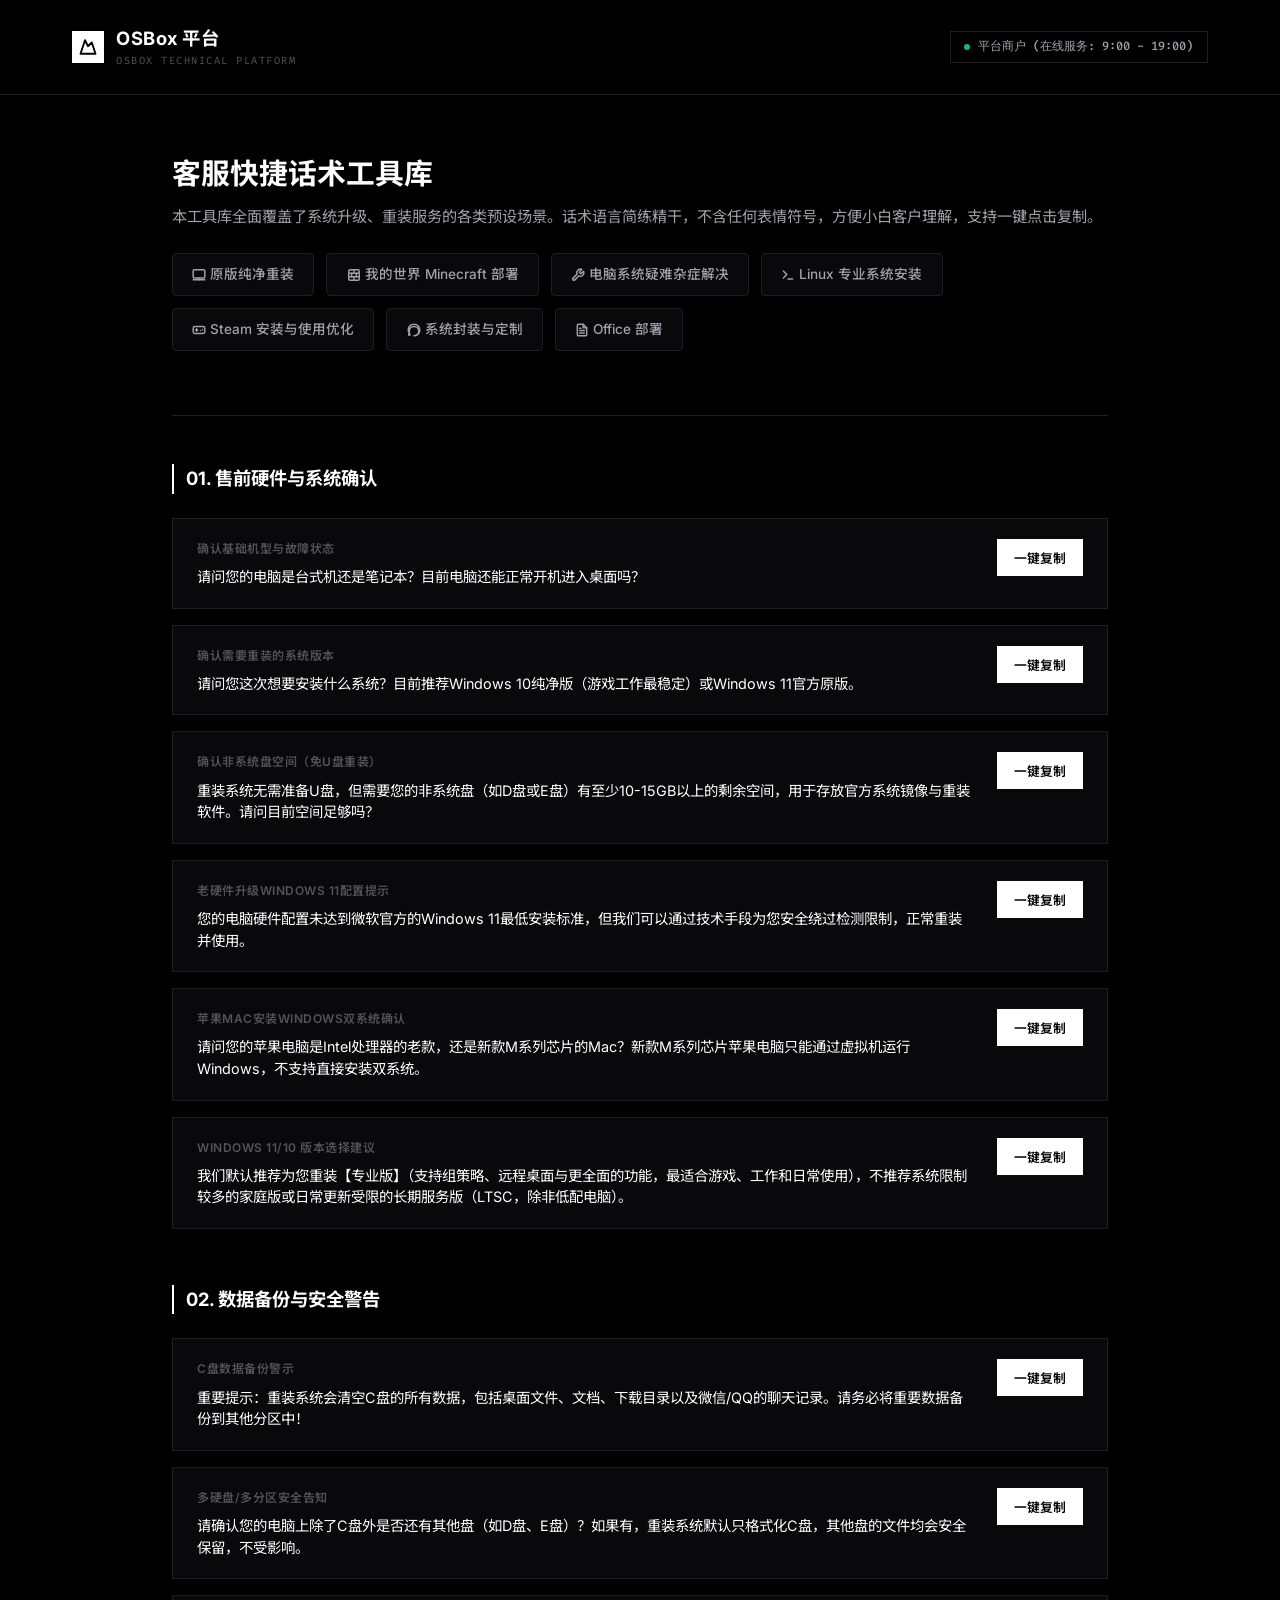
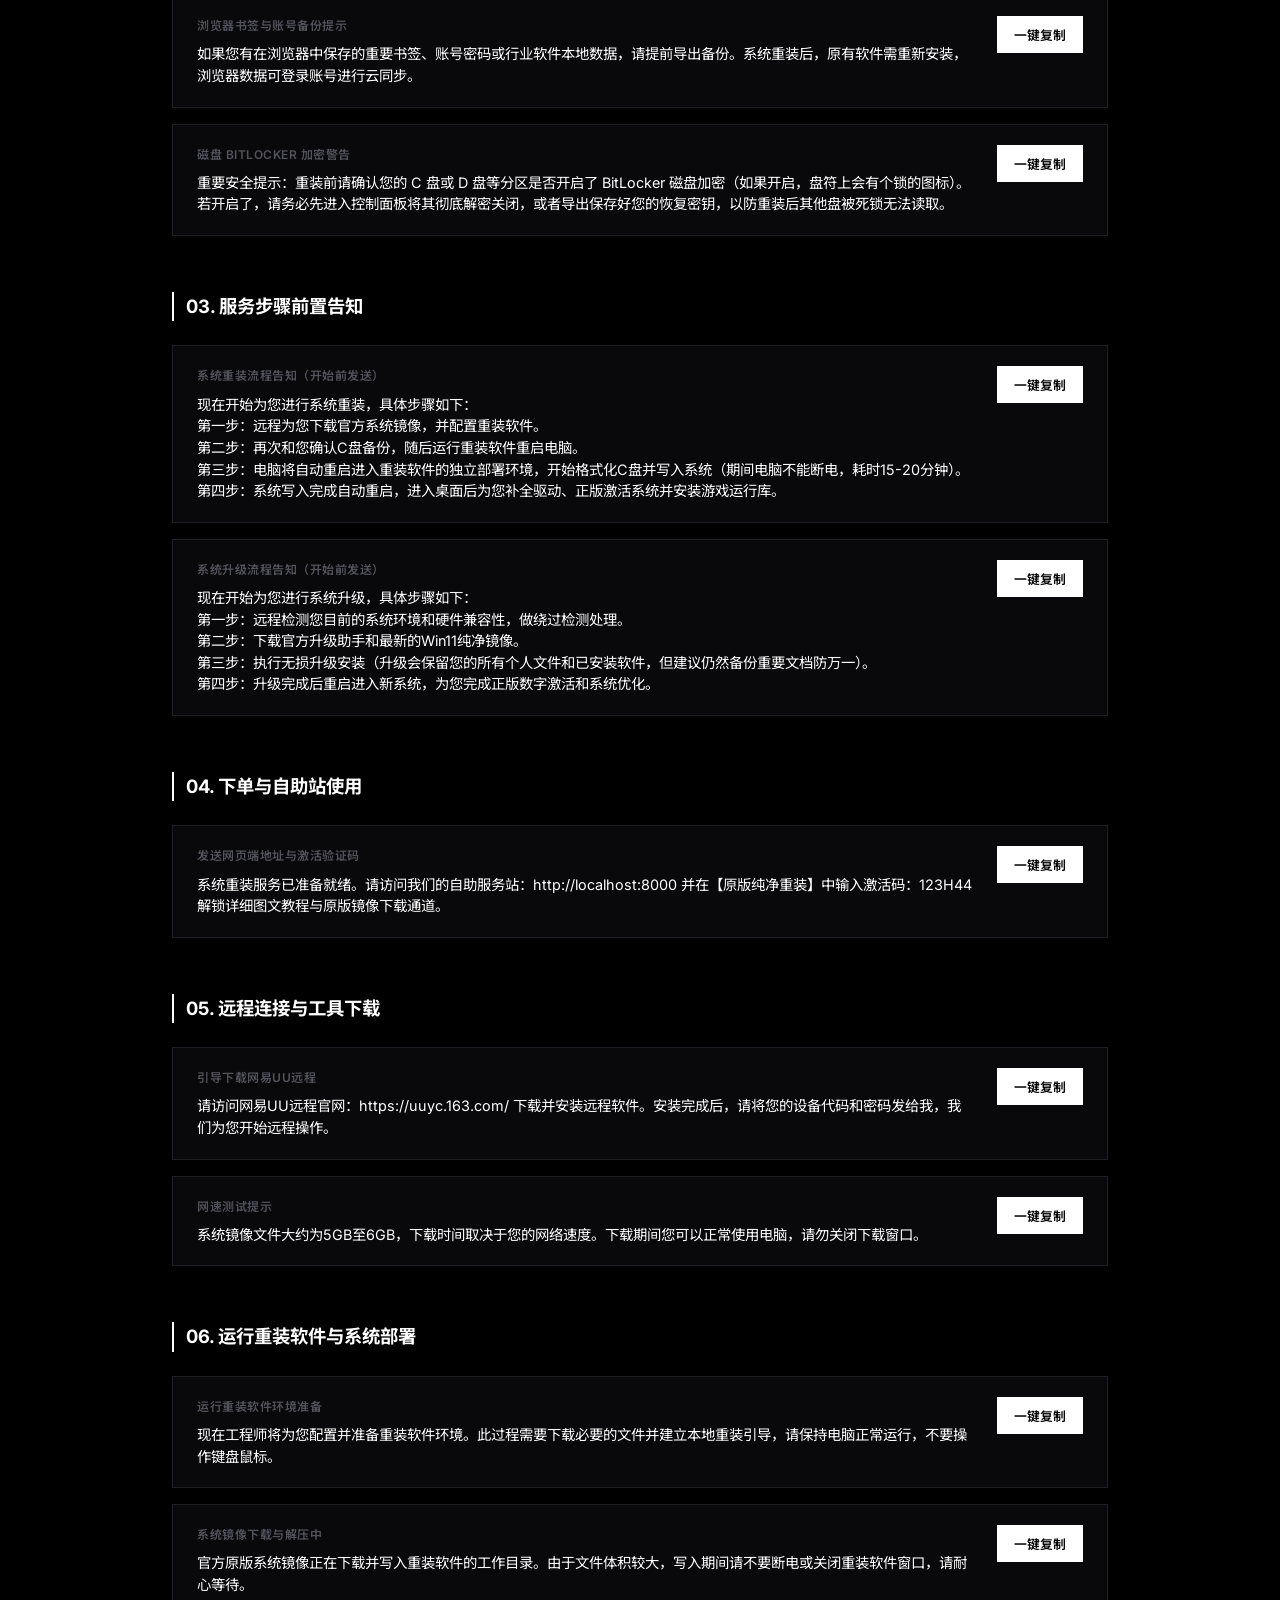
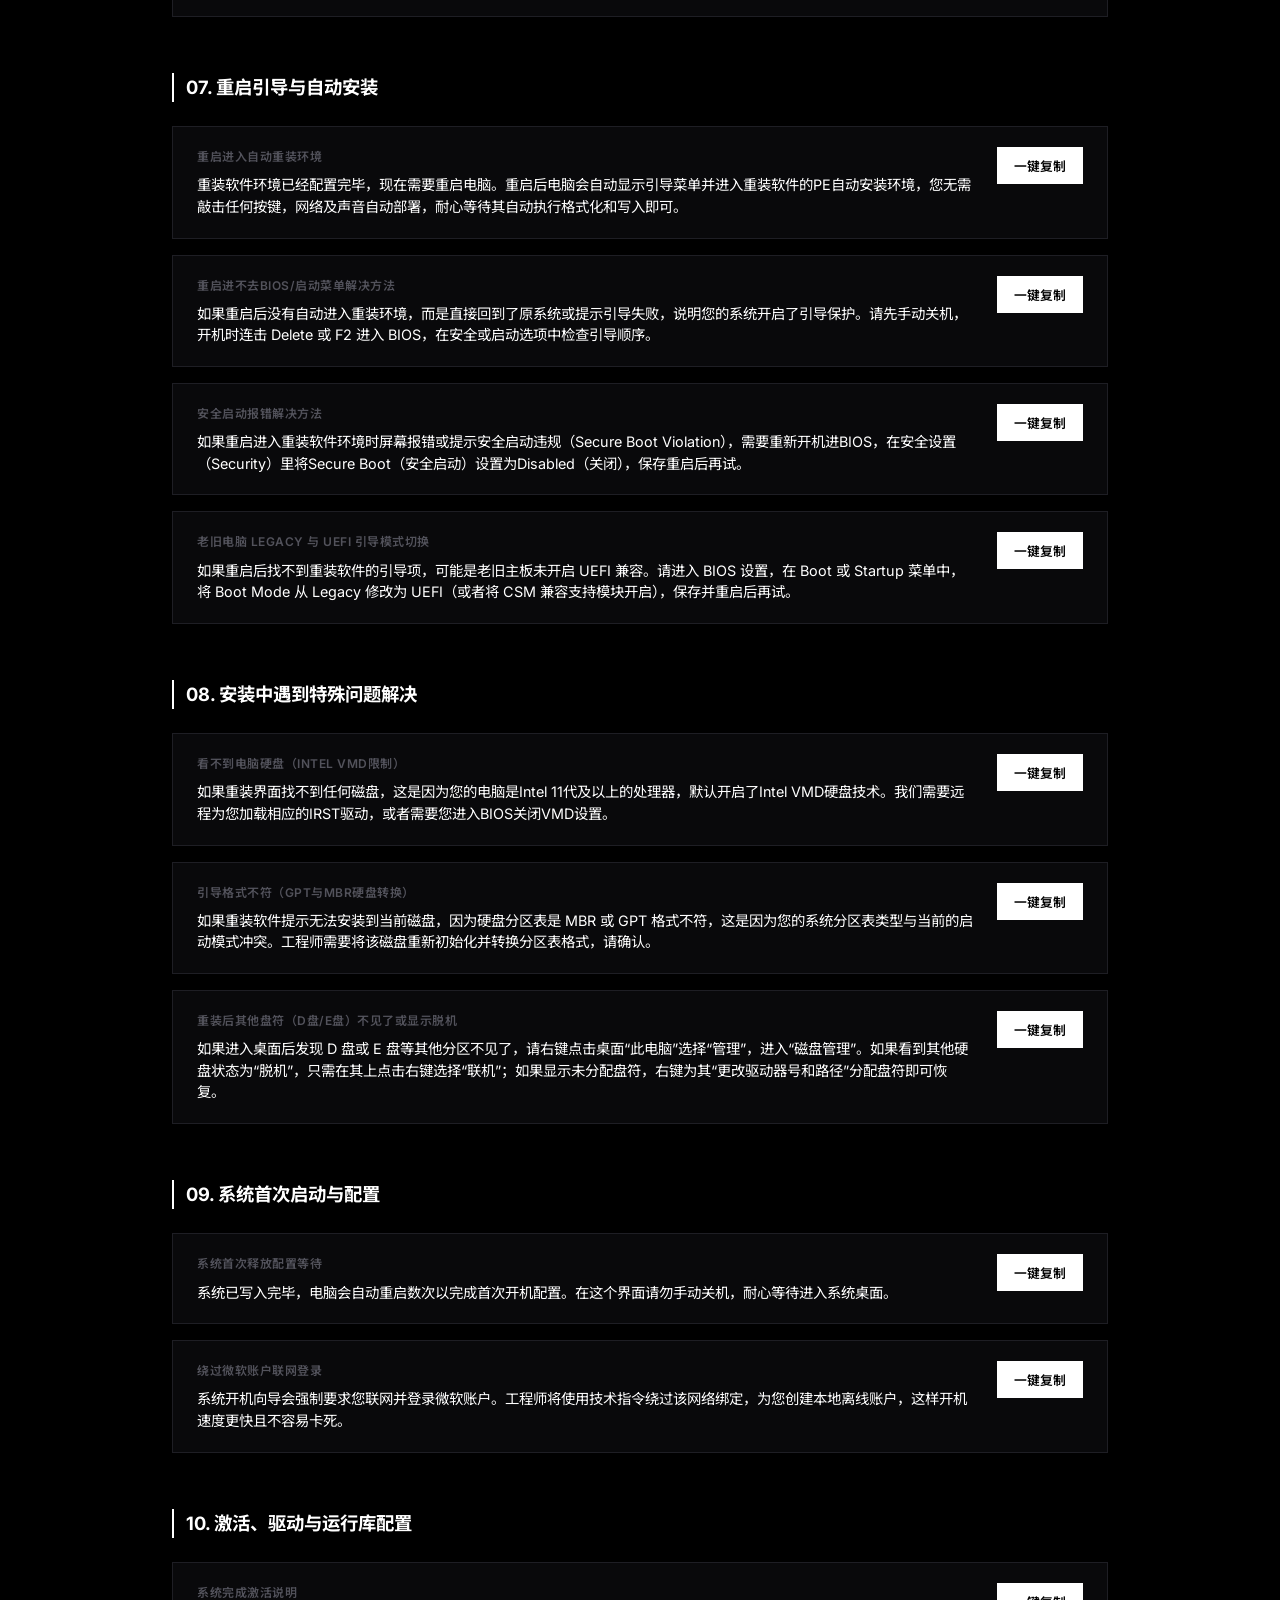
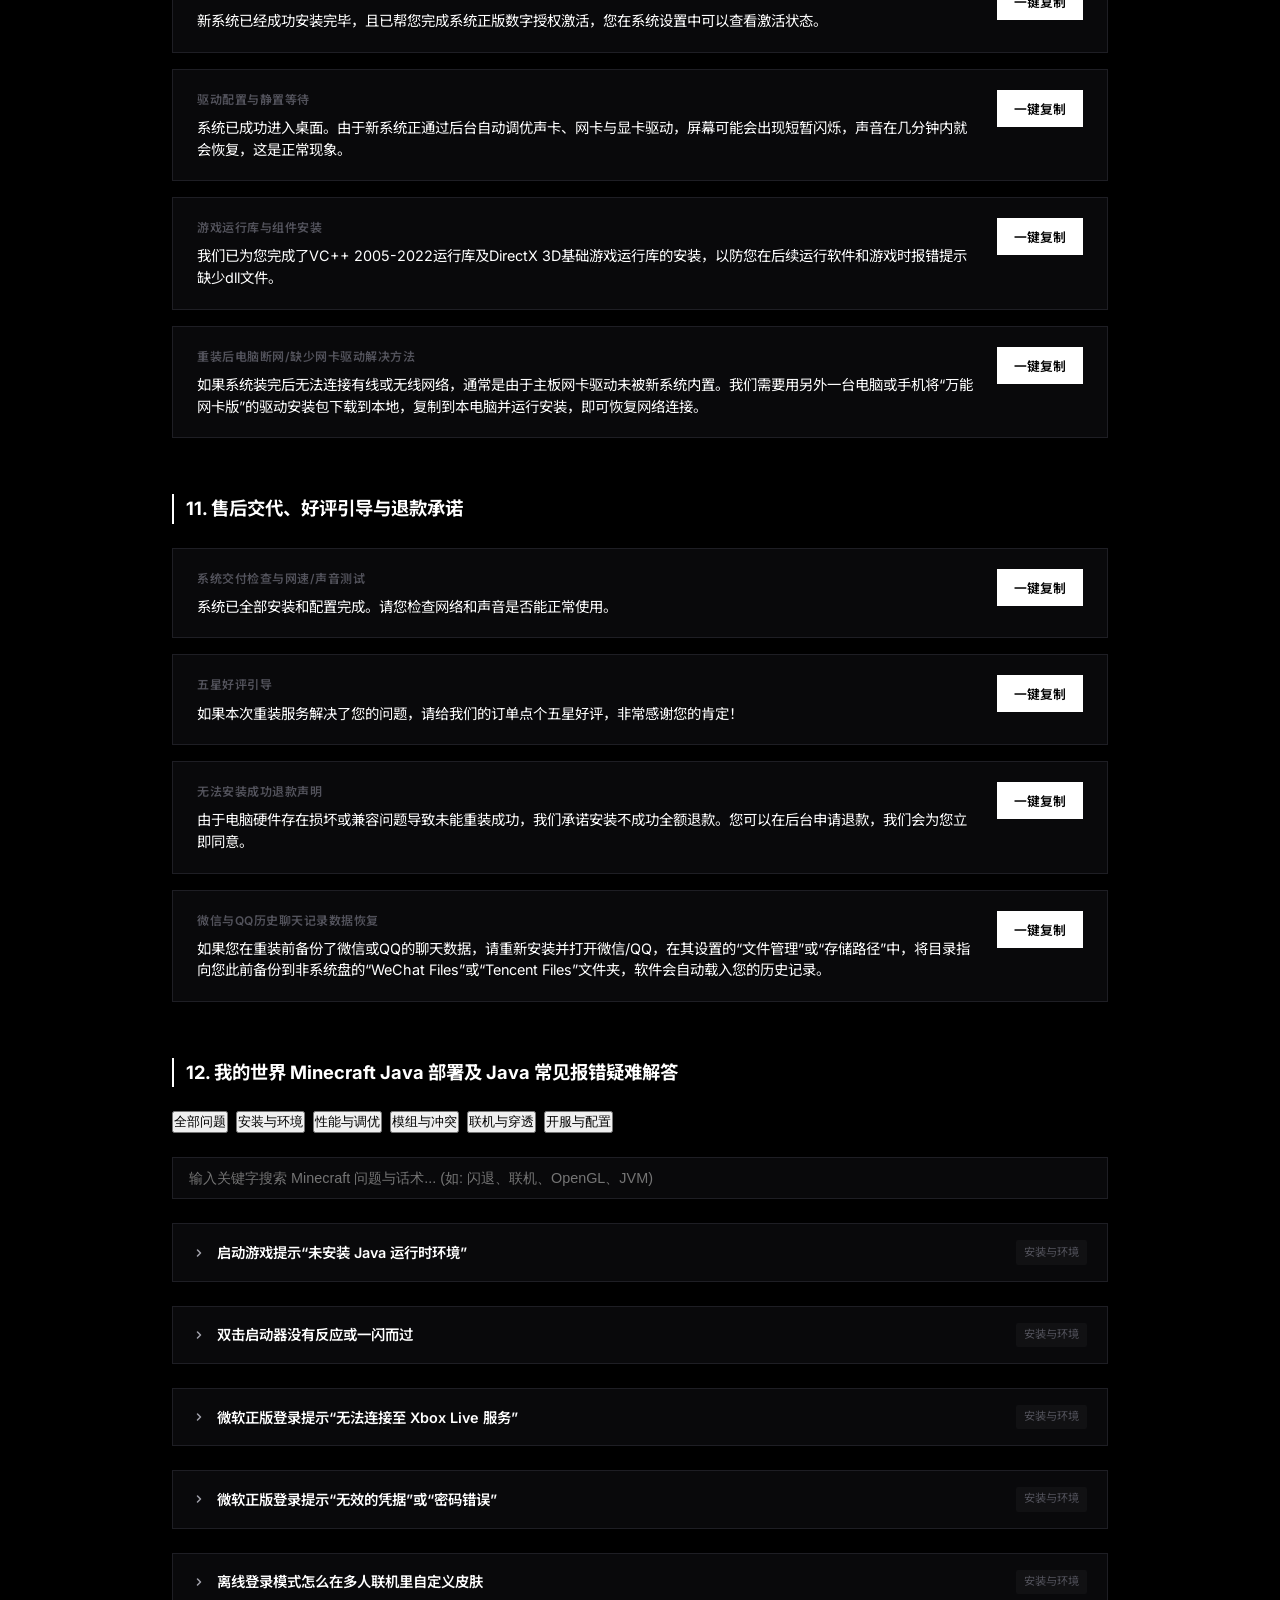
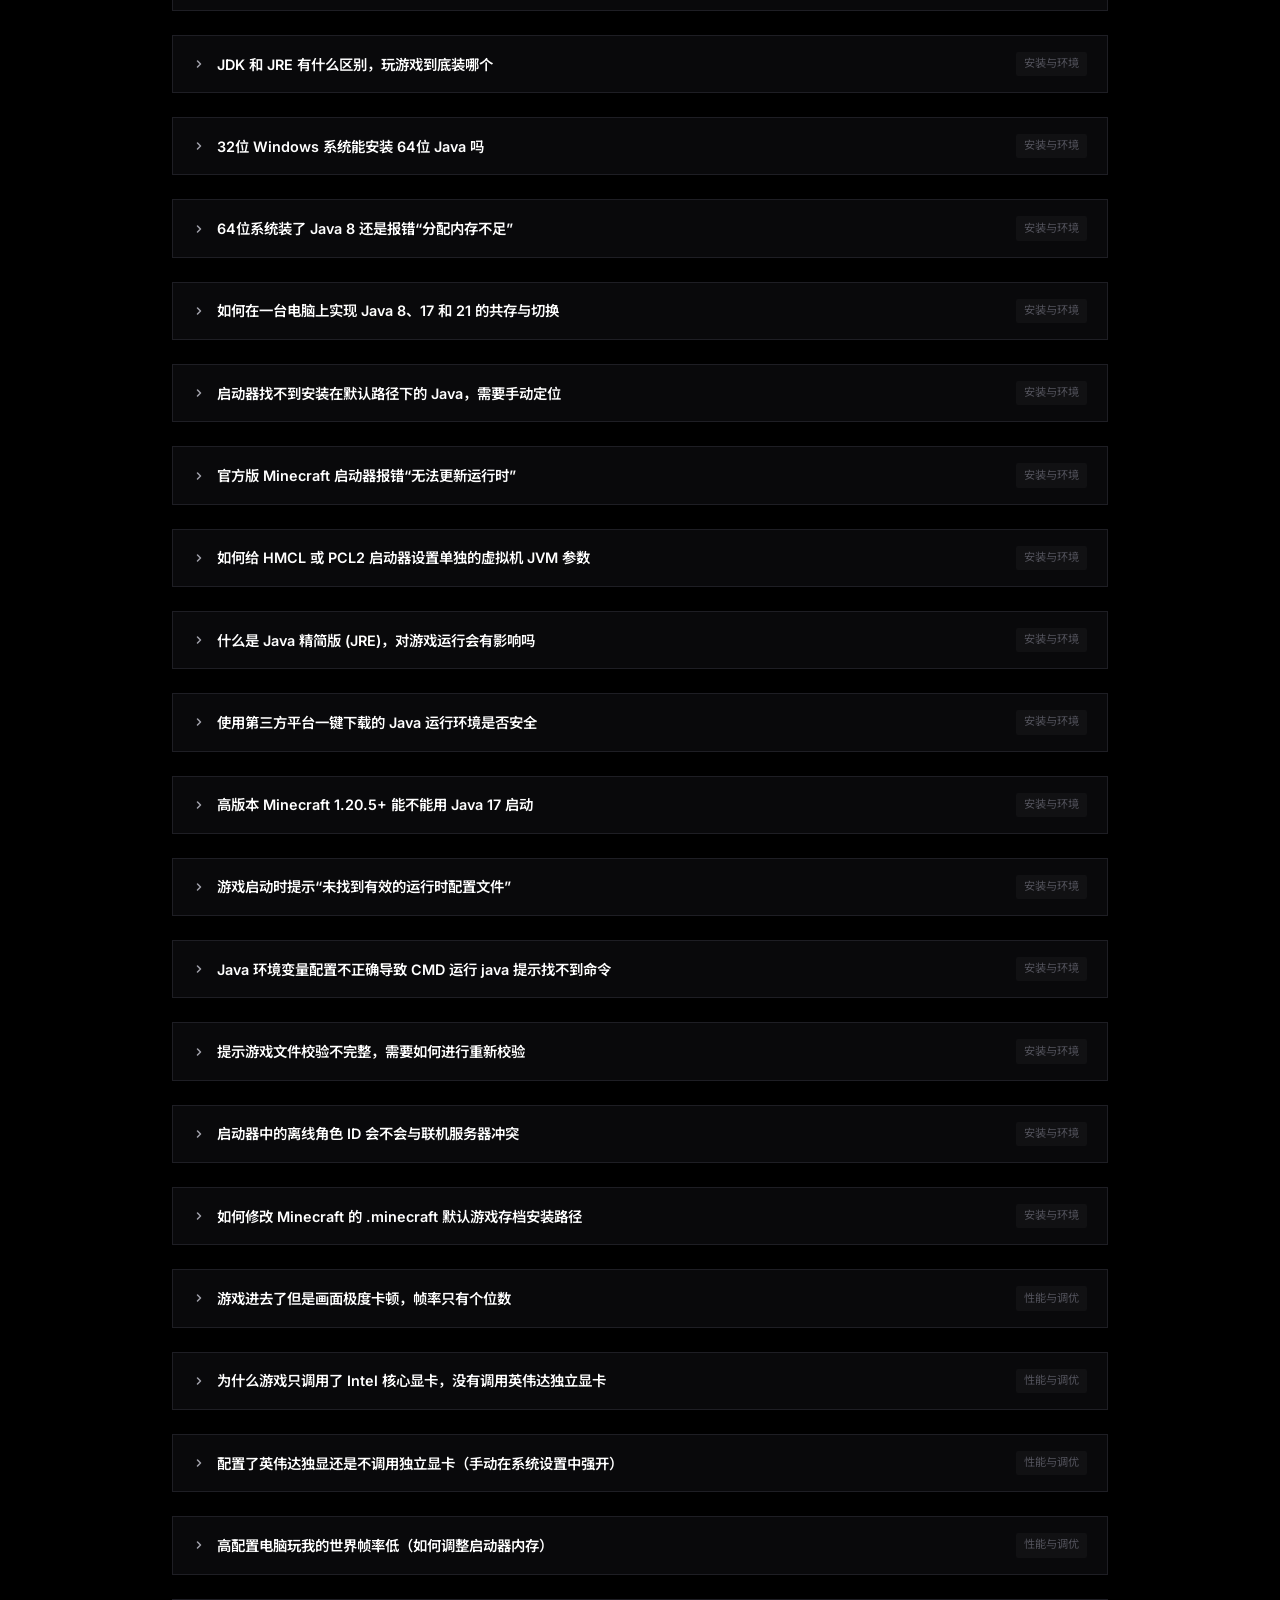
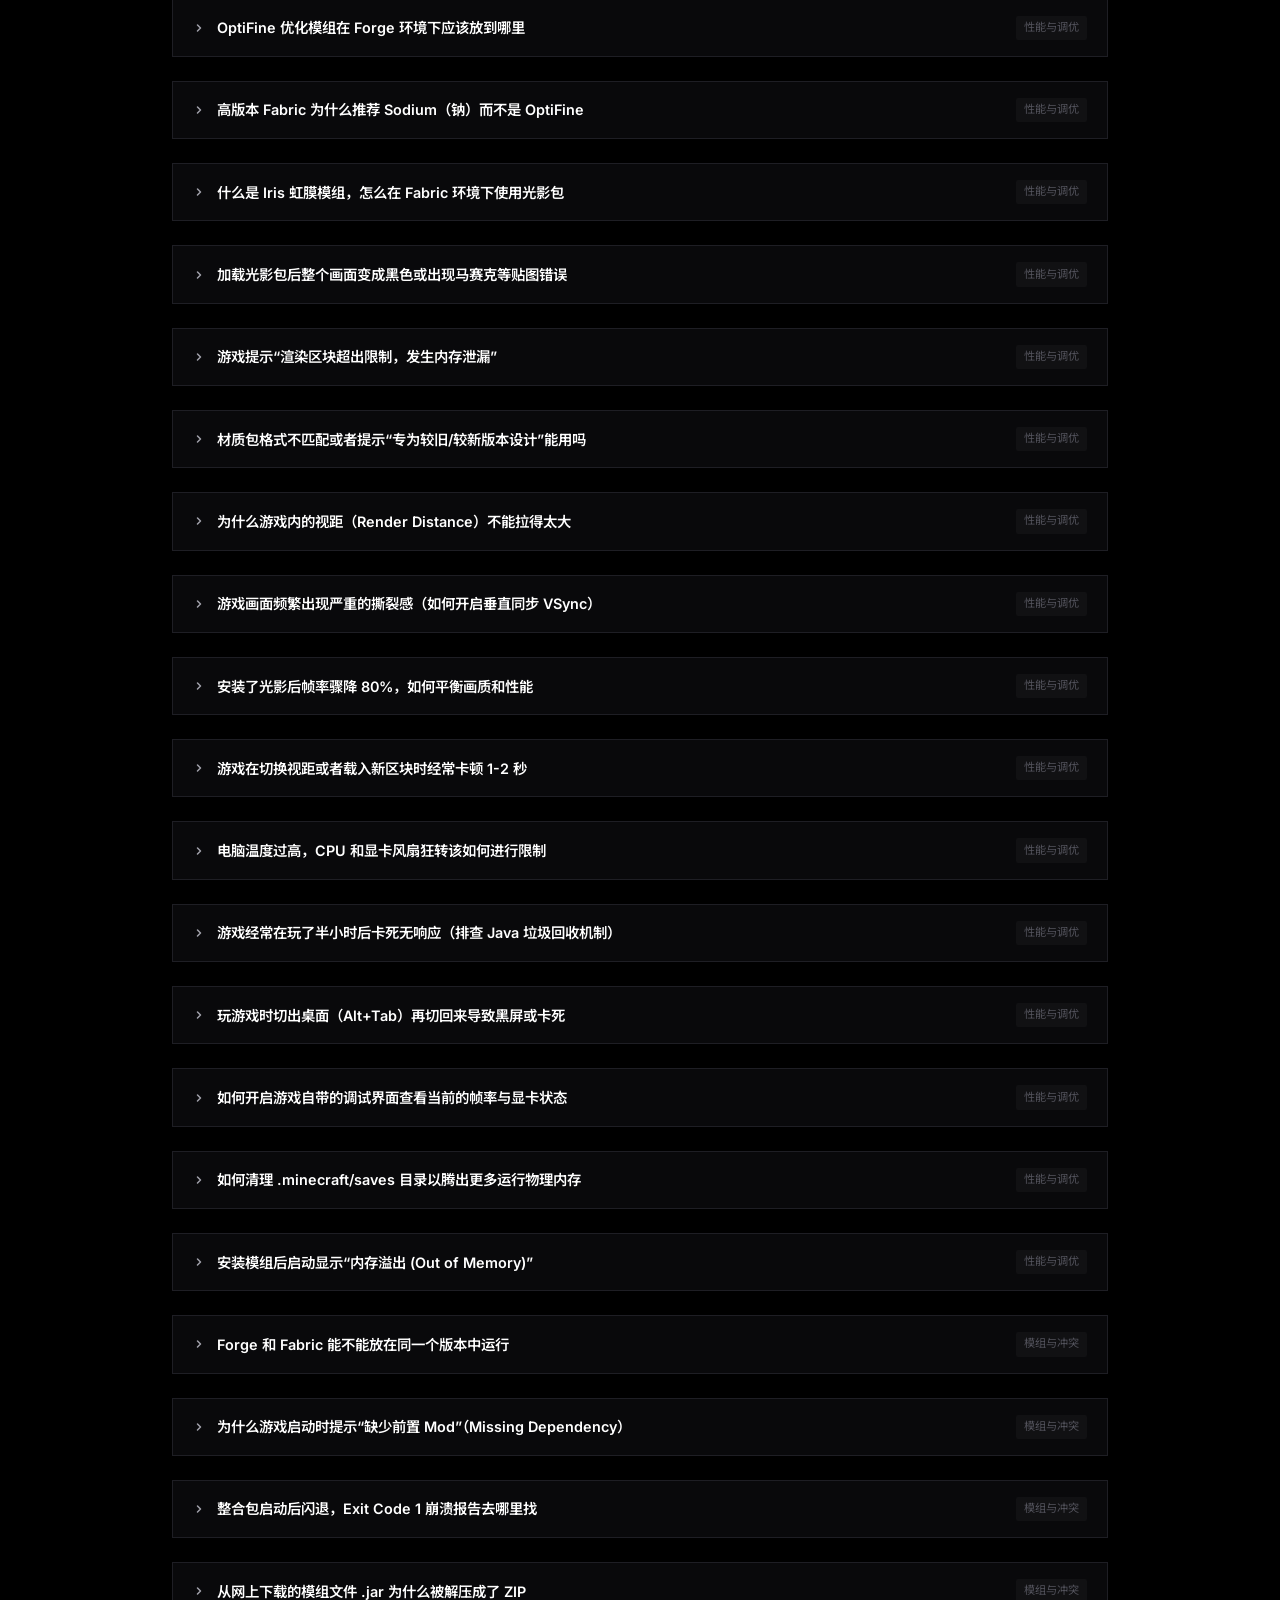
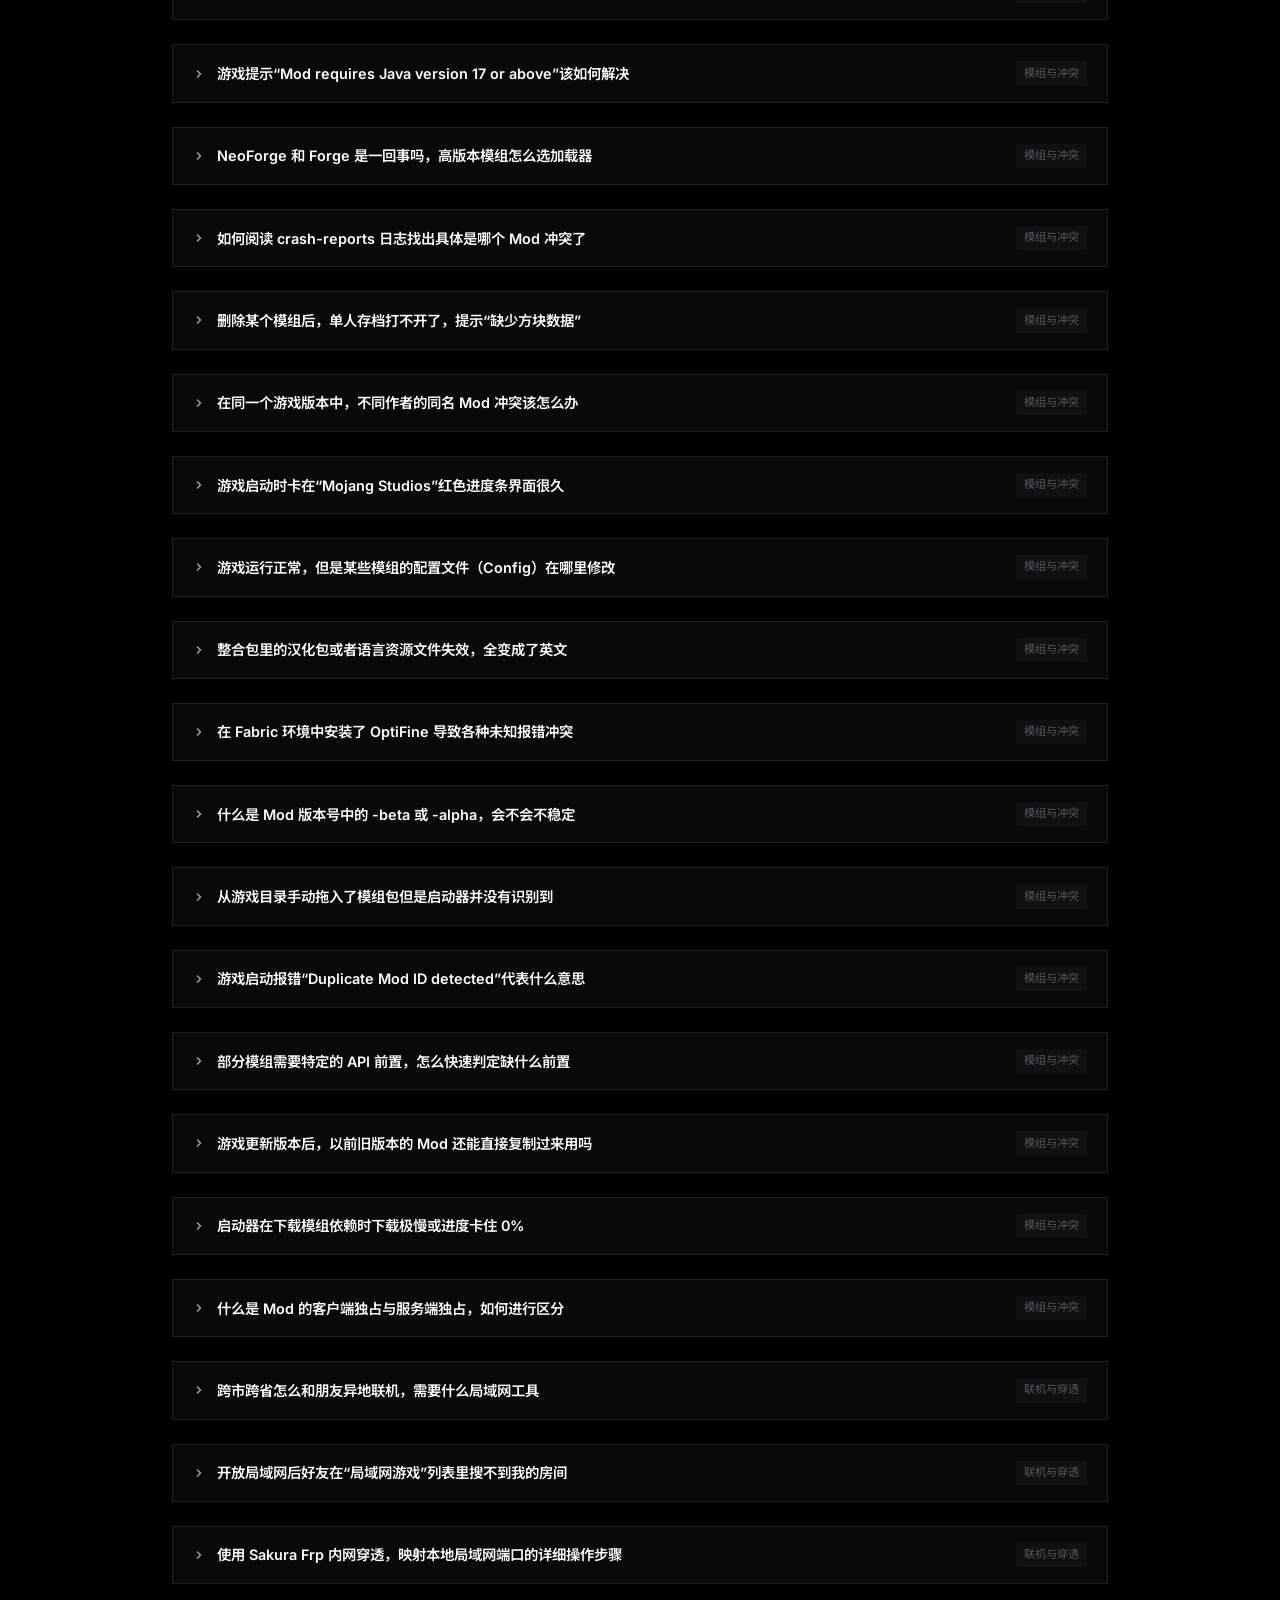
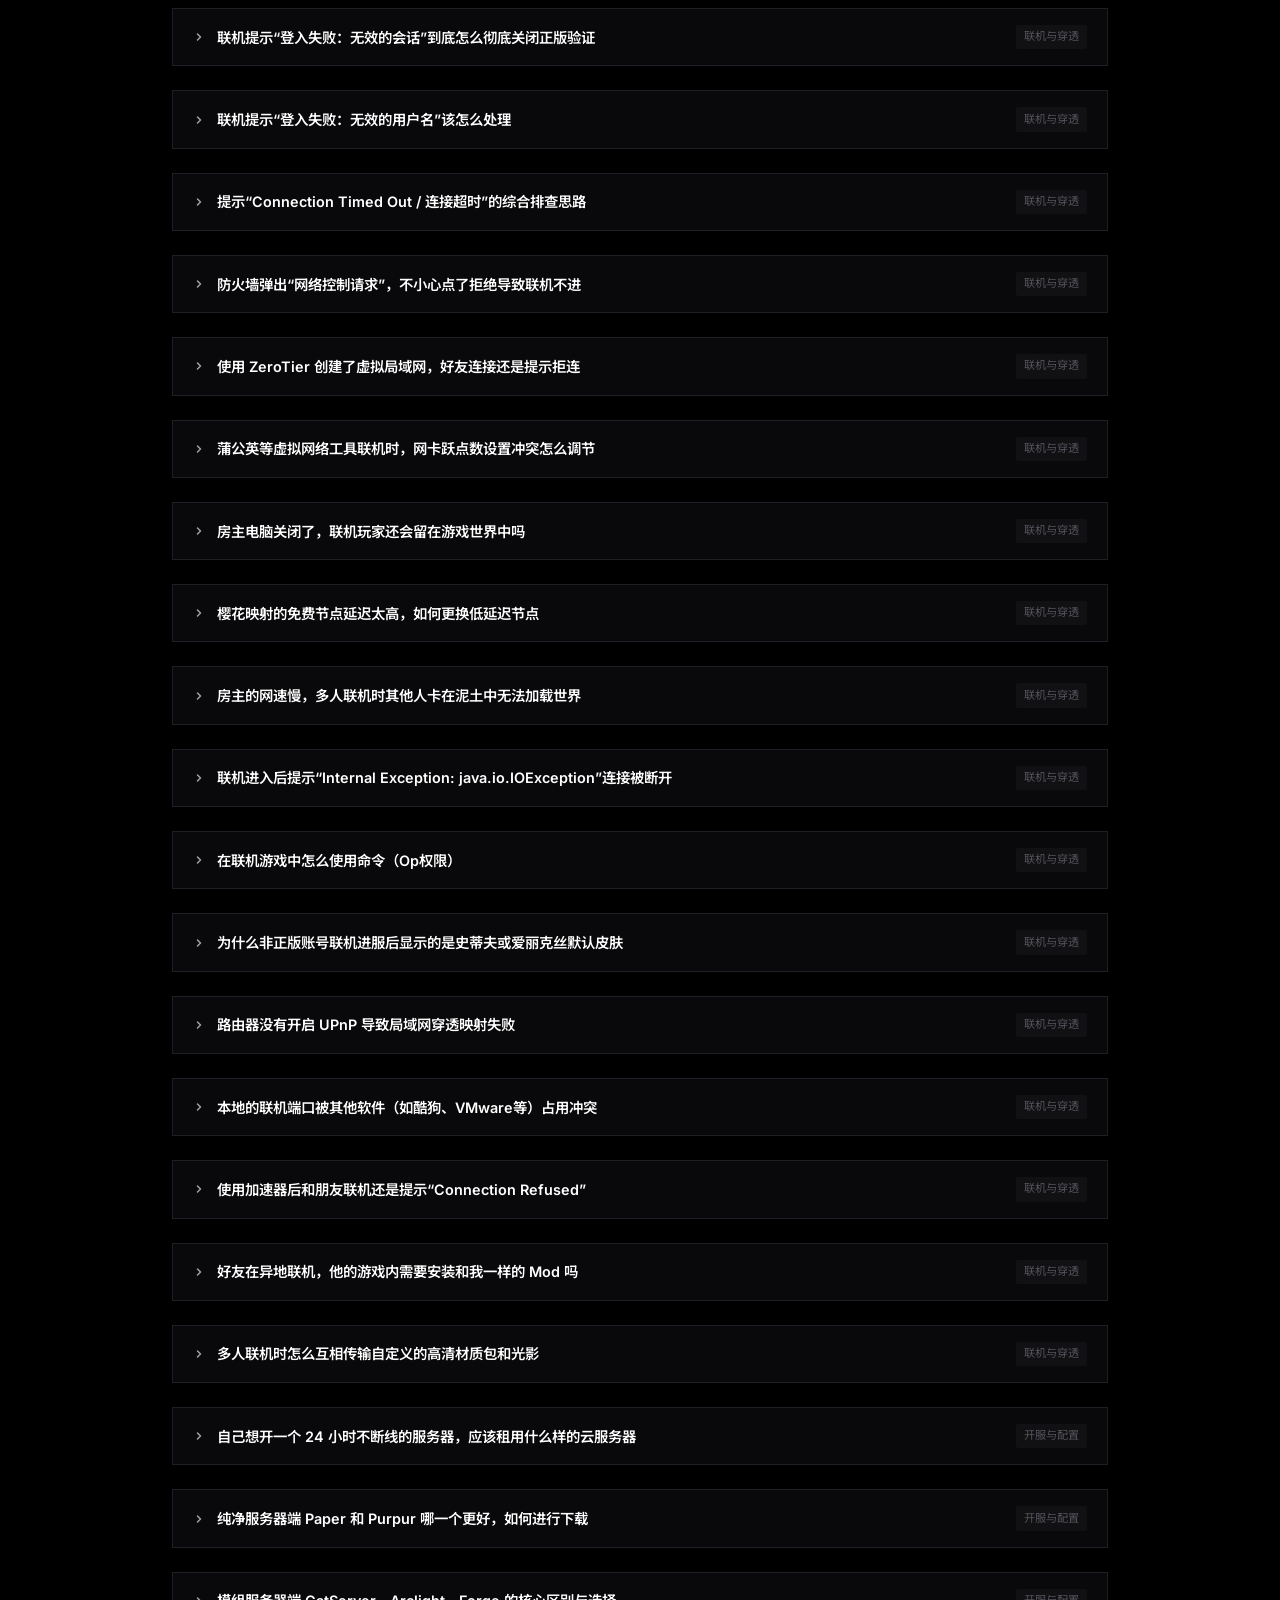
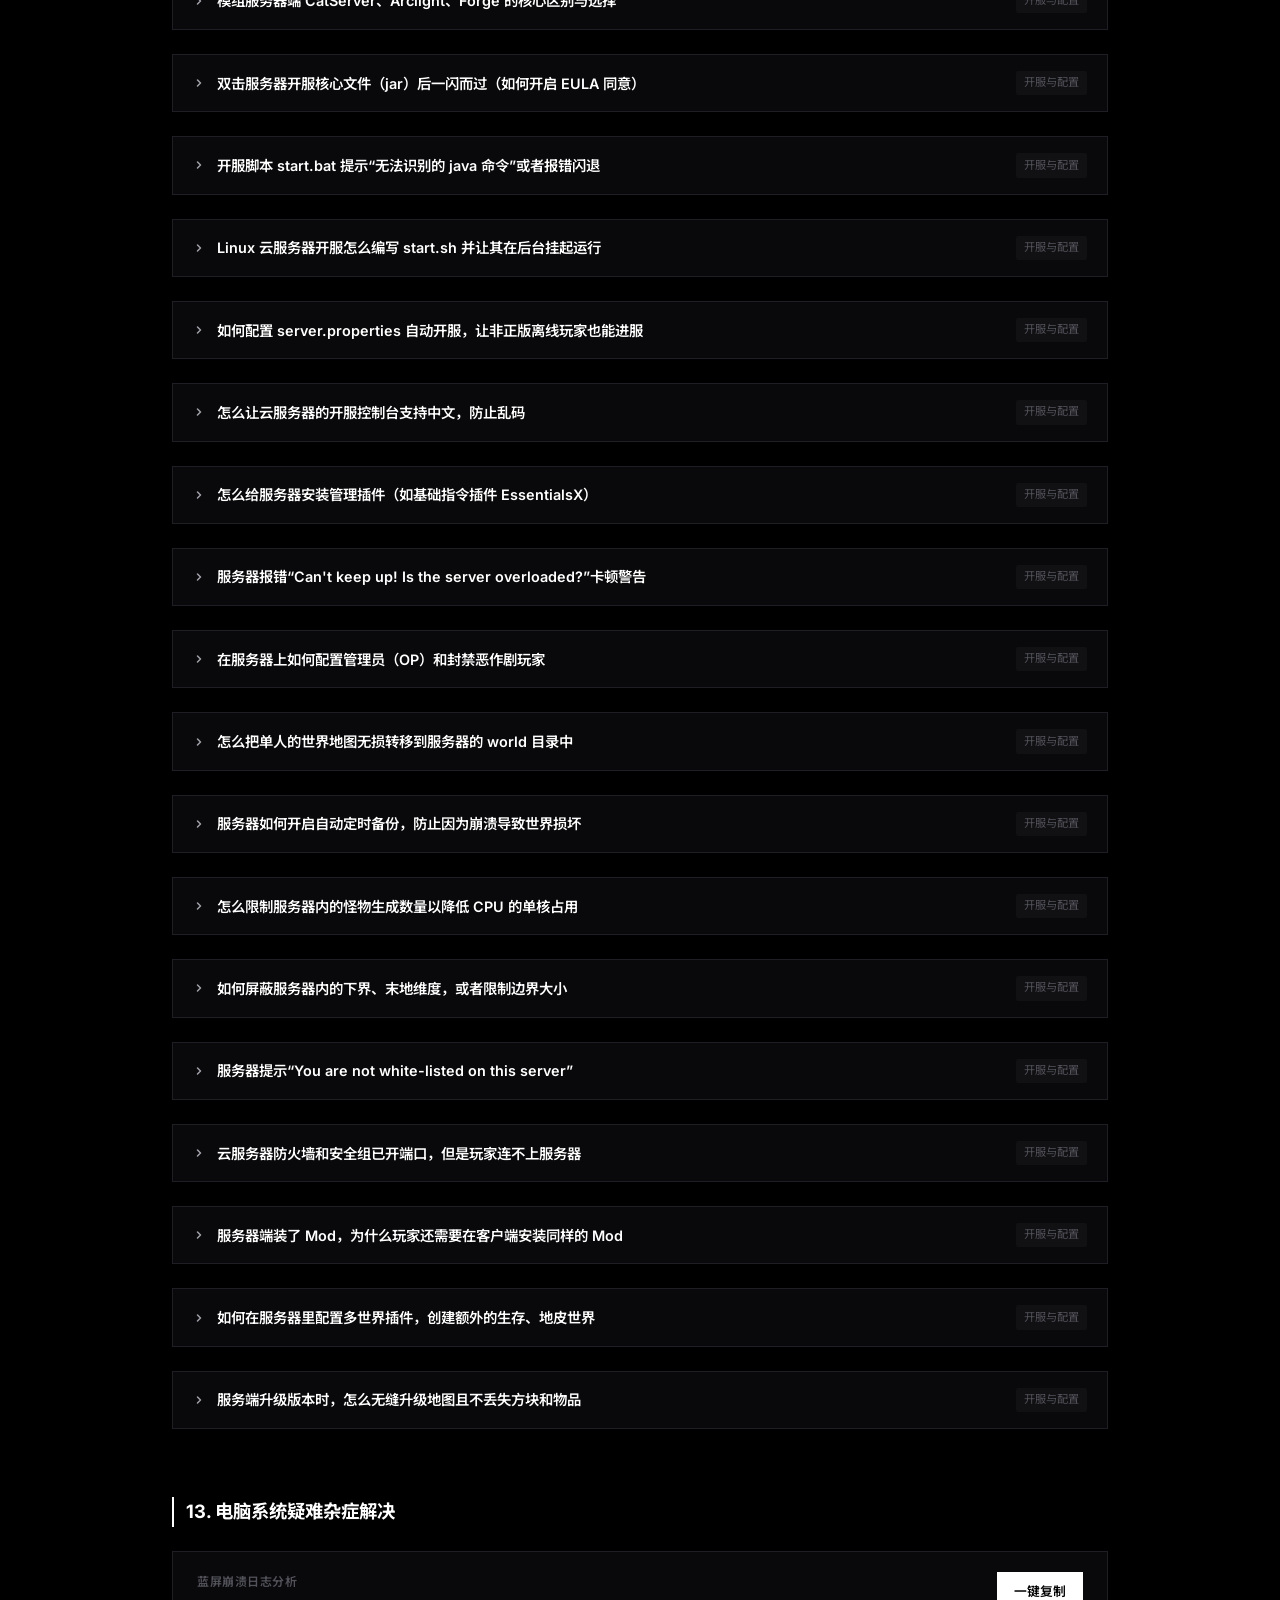
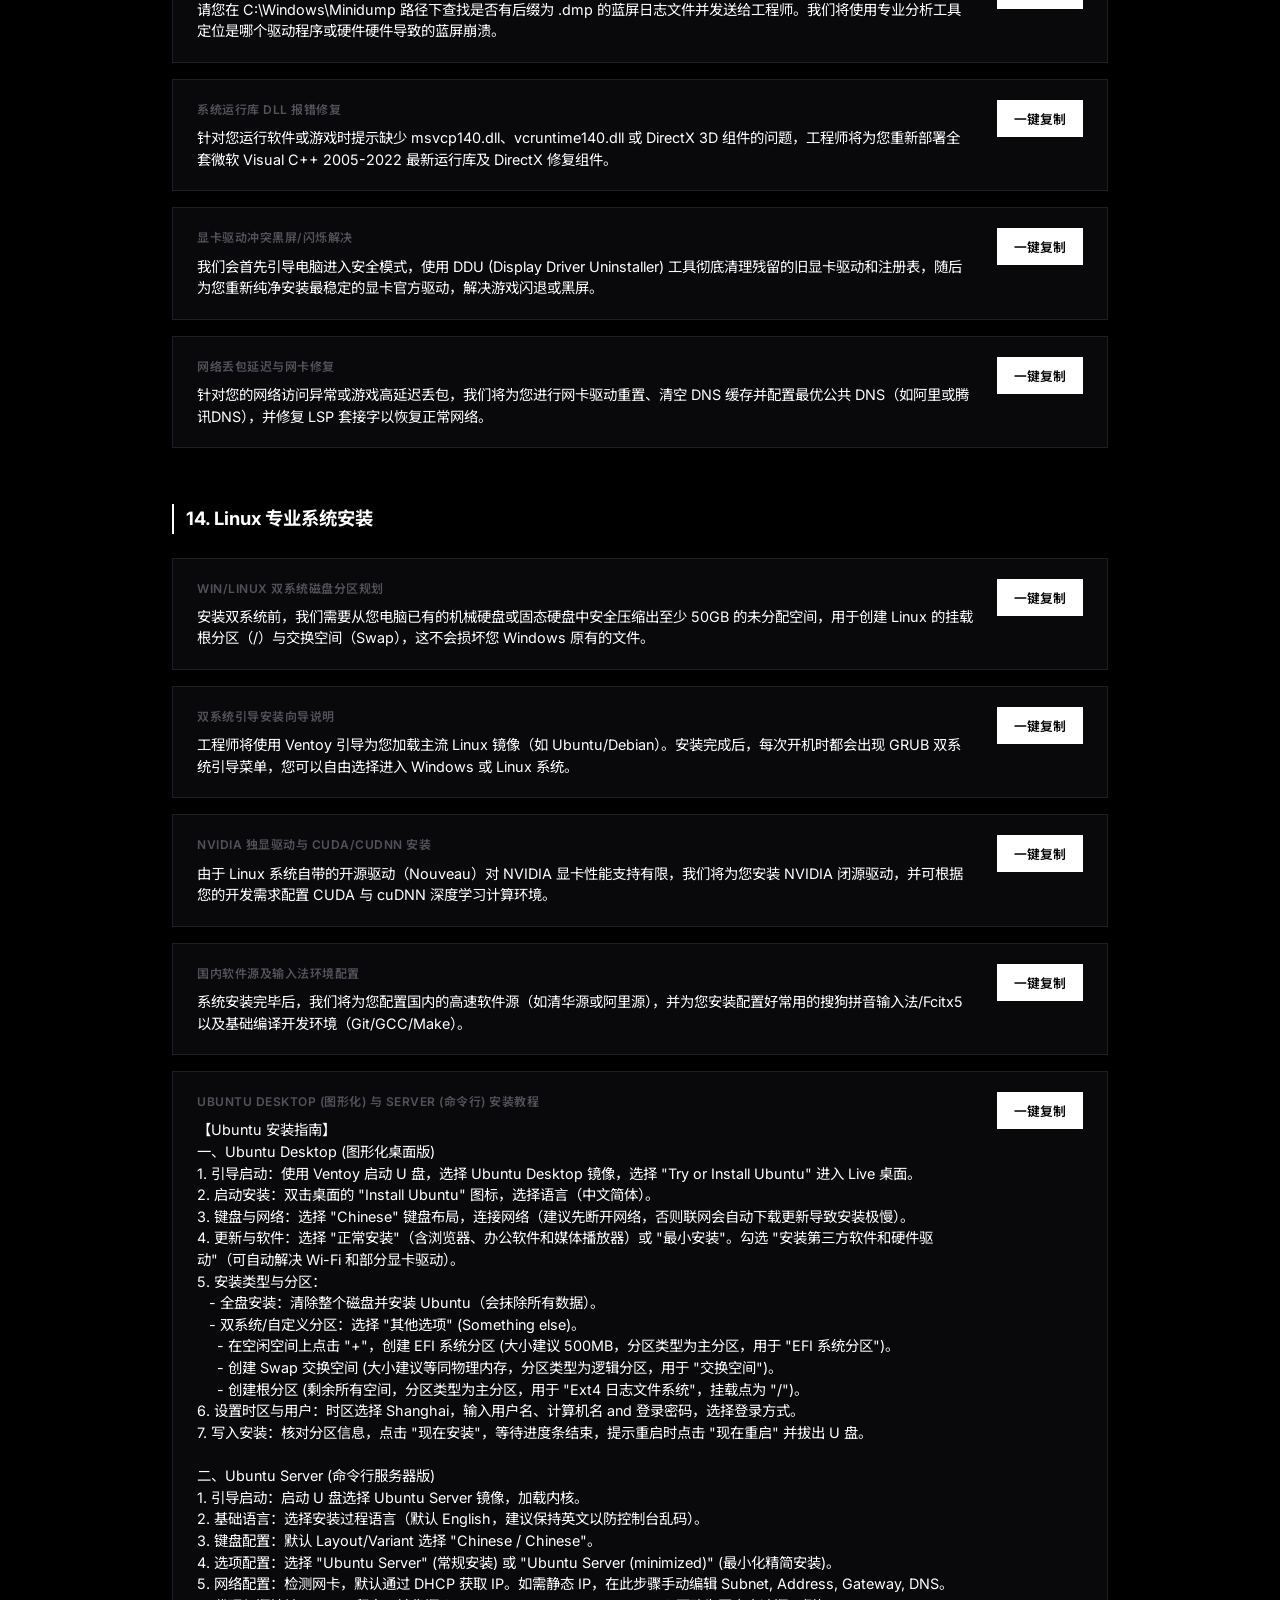
<file: kefu.html>
<!DOCTYPE html>
<html lang="zh-CN">
<head>
    <meta charset="UTF-8">
    <meta name="viewport" content="width=device-width, initial-scale=1.0">
    <title>客服话术工具库 | OSBox 平台</title>
    <link rel="stylesheet" href="styles.css">
    <link rel="preconnect" href="https://fonts.googleapis.com">
    <link rel="preconnect" href="https://fonts.gstatic.com" crossorigin>
    <link href="https://fonts.googleapis.com/css2?family=Fira+Code:wght@400;500&family=Inter:wght@300;400;500;600;700&family=Noto+Sans+SC:wght@300;400;500;700&display=swap" rel="stylesheet">
    <style>
        .kefu-container {
            max-width: 1000px;
            margin: 3.5rem auto;
            padding: 0 2rem;
        }
        .kefu-header {
            border-bottom: 1px solid var(--border-color);
            padding-bottom: 2rem;
            margin-bottom: 3rem;
        }
        .kefu-header h2 {
            font-size: 1.8rem;
            font-weight: 700;
            color: #ffffff;
            margin-bottom: 0.5rem;
        }
        .kefu-header p {
            color: var(--text-secondary);
            font-size: 0.95rem;
        }
        .kefu-section {
            margin-bottom: 3.5rem;
        }
        .kefu-section-title {
            font-size: 1.15rem;
            font-weight: 700;
            color: #ffffff;
            border-left: 2px solid #ffffff;
            padding-left: 0.75rem;
            margin-bottom: 1.5rem;
            font-family: var(--font-sans);
        }
        .script-row {
            display: flex;
            align-items: flex-start;
            justify-content: space-between;
            background: var(--bg-secondary);
            border: 1px solid var(--border-color);
            padding: 1.25rem 1.5rem;
            margin-bottom: 1rem;
            gap: 1.5rem;
            transition: var(--transition-fast);
        }
        .script-row:hover {
            border-color: var(--border-hover);
            background: #121214;
        }
        .script-info {
            flex: 1;
            display: flex;
            flex-direction: column;
            gap: 0.5rem;
        }
        .script-desc {
            font-size: 0.75rem;
            color: var(--text-muted);
            font-weight: 600;
            text-transform: uppercase;
            letter-spacing: 0.5px;
        }
        .script-content {
            font-size: 0.9rem;
            color: var(--text-primary);
            line-height: 1.5;
            white-space: pre-wrap;
            font-family: var(--font-sans);
        }
        .copy-btn {
            background: #ffffff;
            color: #000000;
            border: 1px solid #ffffff;
            padding: 0.5rem 1rem;
            font-size: 0.8rem;
            font-weight: 600;
            cursor: pointer;
            transition: var(--transition-fast);
            white-space: nowrap;
        }
        .copy-btn:hover {
            background: #e4e4e7;
            border-color: #e4e4e7;
        }
    
        /* 商品快捷导航 */
        .category-nav {
            display: flex;
            flex-wrap: wrap;
            gap: 0.75rem;
            margin-top: 1.5rem;
        }
        .category-nav-item {
            display: inline-flex;
            align-items: center;
            background: var(--bg-secondary);
            border: 1px solid var(--border-color);
            color: var(--text-secondary);
            padding: 0.6rem 1.2rem;
            font-size: 0.85rem;
            font-weight: 500;
            text-decoration: none;
            transition: var(--transition-fast);
            cursor: pointer;
            border-radius: 4px;
        }
        .category-nav-item:hover {
            color: #ffffff;
            border-color: var(--border-hover);
            background: #121214;
            transform: translateY(-1px);
        }
        .category-nav-item:active {
            transform: translateY(0);
        }
        
        /* 平滑滚动与偏移 */
        html {
            scroll-behavior: smooth;
        }
        .kefu-section {
            scroll-margin-top: 7.5rem;
        }
</style>
</head>
<body class="kefu-page">
    <!-- 头部横幅区 -->
    <header class="app-header">
        <div class="header-container">
            <div class="brand" onclick="window.location.href='index.html'" style="cursor: pointer;">
                <span class="logo-icon">
                    <svg viewBox="0 0 24 24" fill="none" stroke="currentColor" stroke-width="2.5" stroke-linecap="round" stroke-linejoin="round"><path d="m8 3 4 8 5-5 5 15H2L8 3z"/></svg>
                </span>
                <div class="brand-text">
                    <h1>OSBox 平台</h1>
                    <p>OSBox Technical Platform</p>
                </div>
            </div>
            <div class="store-badge">
                <span class="badge-status"></span>
                <span>平台商户 (在线服务: 9:00 - 19:00)</span>
            </div>
        </div>
    </header>

    <main class="kefu-container">
        <div class="kefu-header">
            <h2>客服快捷话术工具库</h2>
            <p>本工具库全面覆盖了系统升级、重装服务的各类预设场景。话术语言简练精干，不含任何表情符号，方便小白客户理解，支持一键点击复制。</p>
            
            <!-- 快捷商品导航 -->
            <div class="category-nav">
                <a href="#section-reinstall" class="category-nav-item"><svg width="14" height="14" viewBox="0 0 24 24" fill="none" stroke="currentColor" stroke-width="2.5" stroke-linecap="round" stroke-linejoin="round" style="vertical-align: middle; margin-right: 4px; display: inline-block;"><rect x="2" y="3" width="20" height="14" rx="2" ry="2"></rect><line x1="2" y1="20" x2="22" y2="20"></line><line x1="12" y1="17" x2="12" y2="20"></line></svg>原版纯净重装</a>
                <a href="#section-minecraft" class="category-nav-item"><svg width="14" height="14" viewBox="0 0 24 24" fill="none" stroke="currentColor" stroke-width="2.5" stroke-linecap="round" stroke-linejoin="round" style="vertical-align: middle; margin-right: 4px; display: inline-block;"><rect x="3" y="3" width="18" height="18" rx="2" ry="2"></rect><line x1="3" y1="9" x2="21" y2="9"></line><line x1="3" y1="15" x2="21" y2="15"></line><line x1="12" y1="3" x2="12" y2="9"></line><line x1="8" y1="9" x2="8" y2="15"></line><line x1="16" y1="9" x2="16" y2="15"></line><line x1="12" y1="15" x2="12" y2="21"></line></svg>我的世界 Minecraft 部署</a>
                <a href="#section-trouble" class="category-nav-item"><svg width="14" height="14" viewBox="0 0 24 24" fill="none" stroke="currentColor" stroke-width="2.5" stroke-linecap="round" stroke-linejoin="round" style="vertical-align: middle; margin-right: 4px; display: inline-block;"><path d="M14.7 6.3a1 1 0 0 0 0 1.4l1.6 1.6a1 1 0 0 0 1.4 0l3.77-3.77a6 6 0 0 1-7.94 7.94l-6.91 6.91a2.12 2.12 0 0 1-3-3l6.91-6.91a6 6 0 0 1 7.94-7.94l-3.76 3.76z"></path></svg>电脑系统疑难杂症解决</a>
                <a href="#section-linux" class="category-nav-item"><svg width="14" height="14" viewBox="0 0 24 24" fill="none" stroke="currentColor" stroke-width="2.5" stroke-linecap="round" stroke-linejoin="round" style="vertical-align: middle; margin-right: 4px; display: inline-block;"><polyline points="4 17 10 11 4 5"></polyline><line x1="12" y1="19" x2="20" y2="19"></line></svg>Linux 专业系统安装</a>
                <a href="#section-steam" class="category-nav-item"><svg width="14" height="14" viewBox="0 0 24 24" fill="none" stroke="currentColor" stroke-width="2.5" stroke-linecap="round" stroke-linejoin="round" style="vertical-align: middle; margin-right: 4px; display: inline-block;"><line x1="6" y1="12" x2="10" y2="12"></line><line x1="8" y1="10" x2="8" y2="14"></line><line x1="15" y1="13" x2="15.01" y2="13"></line><line x1="18" y1="11" x2="18.01" y2="11"></line><rect x="2" y="6" width="20" height="12" rx="3"></rect></svg>Steam 安装与使用优化</a>
                <a href="#section-custom" class="category-nav-item"><svg width="14" height="14" viewBox="0 0 24 24" fill="none" stroke="currentColor" stroke-width="2.5" stroke-linecap="round" stroke-linejoin="round" style="vertical-align: middle; margin-right: 4px; display: inline-block;"><path d="M12 22C17.5228 22 22 17.5228 22 12C22 6.47715 17.5228 2 12 2C6.47715 2 2 6.47715 2 12C2 14.7255 3.09032 17.1962 4.85857 19C5.3434 19.49 5.25302 20.3015 4.80169 20.7528C4.54244 21.0121 4.19502 21.1522 3.8272 21.1522C3.12513 21.1522 2.65147 20.4879 2.91574 19.8373C3.6067 18.134 4 16.126 4 14C4 9.58172 7.58172 6 12 6C16.4183 6 20 9.58172 20 14C20 18.4183 16.4183 22 12 22Z"></path></svg>系统封装与定制</a>
                <a href="#section-office" class="category-nav-item"><svg width="14" height="14" viewBox="0 0 24 24" fill="none" stroke="currentColor" stroke-width="2.5" stroke-linecap="round" stroke-linejoin="round" style="vertical-align: middle; margin-right: 4px; display: inline-block;"><path d="M14 2H6a2 2 0 0 0-2 2v16a2 2 0 0 0 2 2h12a2 2 0 0 0 2-2V8z"></path><polyline points="14 2 14 8 20 8"></polyline><line x1="16" y1="13" x2="8" y2="13"></line><line x1="16" y1="17" x2="8" y2="17"></line><polyline points="10 9 9 9 8 9"></polyline></svg>Office 部署</a>
            </div>
        </div>

        <!-- 01. 售前硬件与系统确认 -->
        <div class="kefu-section" id="section-reinstall">
            <div class="kefu-section-title">01. 售前硬件与系统确认</div>
            
            <div class="script-row">
                <div class="script-info">
                    <span class="script-desc">确认基础机型与故障状态</span>
                    <div class="script-content" id="spec-1">请问您的电脑是台式机还是笔记本？目前电脑还能正常开机进入桌面吗？</div>
                </div>
                <button class="copy-btn" onclick="copyText('spec-1')">一键复制</button>
            </div>

            <div class="script-row">
                <div class="script-info">
                    <span class="script-desc">确认需要重装的系统版本</span>
                    <div class="script-content" id="spec-2">请问您这次想要安装什么系统？目前推荐Windows 10纯净版（游戏工作最稳定）或Windows 11官方原版。</div>
                </div>
                <button class="copy-btn" onclick="copyText('spec-2')">一键复制</button>
            </div>

            <div class="script-row">
                <div class="script-info">
                    <span class="script-desc">确认非系统盘空间（免U盘重装）</span>
                    <div class="script-content" id="spec-3">重装系统无需准备U盘，但需要您的非系统盘（如D盘或E盘）有至少10-15GB以上的剩余空间，用于存放官方系统镜像与重装软件。请问目前空间足够吗？</div>
                </div>
                <button class="copy-btn" onclick="copyText('spec-3')">一键复制</button>
            </div>

            <div class="script-row">
                <div class="script-info">
                    <span class="script-desc">老硬件升级Windows 11配置提示</span>
                    <div class="script-content" id="spec-4">您的电脑硬件配置未达到微软官方的Windows 11最低安装标准，但我们可以通过技术手段为您安全绕过检测限制，正常重装并使用。</div>
                </div>
                <button class="copy-btn" onclick="copyText('spec-4')">一键复制</button>
            </div>

            <div class="script-row">
                <div class="script-info">
                    <span class="script-desc">苹果Mac安装Windows双系统确认</span>
                    <div class="script-content" id="spec-5">请问您的苹果电脑是Intel处理器的老款，还是新款M系列芯片的Mac？新款M系列芯片苹果电脑只能通过虚拟机运行Windows，不支持直接安装双系统。</div>
                </div>
                <button class="copy-btn" onclick="copyText('spec-5')">一键复制</button>
            </div>

            <div class="script-row">
                <div class="script-info">
                    <span class="script-desc">Windows 11/10 版本选择建议</span>
                    <div class="script-content" id="spec-6">我们默认推荐为您重装【专业版】（支持组策略、远程桌面与更全面的功能，最适合游戏、工作和日常使用），不推荐系统限制较多的家庭版或日常更新受限的长期服务版（LTSC，除非低配电脑）。</div>
                </div>
                <button class="copy-btn" onclick="copyText('spec-6')">一键复制</button>
            </div>
        </div>

        <!-- 02. 数据备份与安全警告 -->
        <div class="kefu-section">
            <div class="kefu-section-title">02. 数据备份与安全警告</div>
            
            <div class="script-row">
                <div class="script-info">
                    <span class="script-desc">C盘数据备份警示</span>
                    <div class="script-content" id="back-1">重要提示：重装系统会清空C盘的所有数据，包括桌面文件、文档、下载目录以及微信/QQ的聊天记录。请务必将重要数据备份到其他分区中！</div>
                </div>
                <button class="copy-btn" onclick="copyText('back-1')">一键复制</button>
            </div>

            <div class="script-row">
                <div class="script-info">
                    <span class="script-desc">多硬盘/多分区安全告知</span>
                    <div class="script-content" id="back-2">请确认您的电脑上除了C盘外是否还有其他盘（如D盘、E盘）？如果有，重装系统默认只格式化C盘，其他盘的文件均会安全保留，不受影响。</div>
                </div>
                <button class="copy-btn" onclick="copyText('back-2')">一键复制</button>
            </div>

            <div class="script-row">
                <div class="script-info">
                    <span class="script-desc">浏览器书签与账号备份提示</span>
                    <div class="script-content" id="back-3">如果您有在浏览器中保存的重要书签、账号密码或行业软件本地数据，请提前导出备份。系统重装后，原有软件需重新安装，浏览器数据可登录账号进行云同步。</div>
                </div>
                <button class="copy-btn" onclick="copyText('back-3')">一键复制</button>
            </div>

            <div class="script-row">
                <div class="script-info">
                    <span class="script-desc">磁盘 BitLocker 加密警告</span>
                    <div class="script-content" id="back-4">重要安全提示：重装前请确认您的 C 盘或 D 盘等分区是否开启了 BitLocker 磁盘加密（如果开启，盘符上会有个锁的图标）。若开启了，请务必先进入控制面板将其彻底解密关闭，或者导出保存好您的恢复密钥，以防重装后其他盘被死锁无法读取。</div>
                </div>
                <button class="copy-btn" onclick="copyText('back-4')">一键复制</button>
            </div>
        </div>

        <!-- 03. 服务步骤前置告知 -->
        <div class="kefu-section">
            <div class="kefu-section-title">03. 服务步骤前置告知</div>
            
            <div class="script-row">
                <div class="script-info">
                    <span class="script-desc">系统重装流程告知（开始前发送）</span>
                    <div class="script-content" id="step-1">现在开始为您进行系统重装，具体步骤如下：
第一步：远程为您下载官方系统镜像，并配置重装软件。
第二步：再次和您确认C盘备份，随后运行重装软件重启电脑。
第三步：电脑将自动重启进入重装软件的独立部署环境，开始格式化C盘并写入系统（期间电脑不能断电，耗时15-20分钟）。
第四步：系统写入完成自动重启，进入桌面后为您补全驱动、正版激活系统并安装游戏运行库。</div>
                </div>
                <button class="copy-btn" onclick="copyText('step-1')">一键复制</button>
            </div>

            <div class="script-row">
                <div class="script-info">
                    <span class="script-desc">系统升级流程告知（开始前发送）</span>
                    <div class="script-content" id="step-2">现在开始为您进行系统升级，具体步骤如下：
第一步：远程检测您目前的系统环境和硬件兼容性，做绕过检测处理。
第二步：下载官方升级助手和最新的Win11纯净镜像。
第三步：执行无损升级安装（升级会保留您的所有个人文件和已安装软件，但建议仍然备份重要文档防万一）。
第四步：升级完成后重启进入新系统，为您完成正版数字激活和系统优化。</div>
                </div>
                <button class="copy-btn" onclick="copyText('step-2')">一键复制</button>
            </div>
        </div>

        <!-- 04. 下单与自助站使用 -->
        <div class="kefu-section">
            <div class="kefu-section-title">04. 下单与自助站使用</div>
            
            <div class="script-row">
                <div class="script-info">
                    <span class="script-desc">发送网页端地址与激活验证码</span>
                    <div class="script-content" id="ord-1">系统重装服务已准备就绪。请访问我们的自助服务站：http://localhost:8000 并在【原版纯净重装】中输入激活码：123H44 解锁详细图文教程与原版镜像下载通道。</div>
                </div>
                <button class="copy-btn" onclick="copyText('ord-1')">一键复制</button>
            </div>
        </div>

        <!-- 05. 远程连接与工具下载 -->
        <div class="kefu-section">
            <div class="kefu-section-title">05. 远程连接与工具下载</div>
            
            <div class="script-row">
                <div class="script-info">
                    <span class="script-desc">引导下载网易UU远程</span>
                    <div class="script-content" id="down-1">请访问网易UU远程官网：https://uuyc.163.com/ 下载并安装远程软件。安装完成后，请将您的设备代码和密码发给我，我们为您开始远程操作。</div>
                </div>
                <button class="copy-btn" onclick="copyText('down-1')">一键复制</button>
            </div>

            <div class="script-row">
                <div class="script-info">
                    <span class="script-desc">网速测试提示</span>
                    <div class="script-content" id="down-2">系统镜像文件大约为5GB至6GB，下载时间取决于您的网络速度。下载期间您可以正常使用电脑，请勿关闭下载窗口。</div>
                </div>
                <button class="copy-btn" onclick="copyText('down-2')">一键复制</button>
            </div>
        </div>

        <!-- 06. 运行重装软件与系统部署 -->
        <div class="kefu-section">
            <div class="kefu-section-title">06. 运行重装软件与系统部署</div>
            
            <div class="script-row">
                <div class="script-info">
                    <span class="script-desc">运行重装软件环境准备</span>
                    <div class="script-content" id="usb-1">现在工程师将为您配置并准备重装软件环境。此过程需要下载必要的文件并建立本地重装引导，请保持电脑正常运行，不要操作键盘鼠标。</div>
                </div>
                <button class="copy-btn" onclick="copyText('usb-1')">一键复制</button>
            </div>

            <div class="script-row">
                <div class="script-info">
                    <span class="script-desc">系统镜像下载与解压中</span>
                    <div class="script-content" id="usb-2">官方原版系统镜像正在下载并写入重装软件的工作目录。由于文件体积较大，写入期间请不要断电或关闭重装软件窗口，请耐心等待。</div>
                </div>
                <button class="copy-btn" onclick="copyText('usb-2')">一键复制</button>
            </div>
        </div>

        <!-- 07. 重启引导与自动安装 -->
        <div class="kefu-section">
            <div class="kefu-section-title">07. 重启引导与自动安装</div>
            
            <div class="script-row">
                <div class="script-info">
                    <span class="script-desc">重启进入自动重装环境</span>
                    <div class="script-content" id="boot-1">重装软件环境已经配置完毕，现在需要重启电脑。重启后电脑会自动显示引导菜单并进入重装软件的PE自动安装环境，您无需敲击任何按键，网络及声音自动部署，耐心等待其自动执行格式化和写入即可。</div>
                </div>
                <button class="copy-btn" onclick="copyText('boot-1')">一键复制</button>
            </div>

            <div class="script-row">
                <div class="script-info">
                    <span class="script-desc">重启进不去BIOS/启动菜单解决方法</span>
                    <div class="script-content" id="boot-2">如果重启后没有自动进入重装环境，而是直接回到了原系统或提示引导失败，说明您的系统开启了引导保护。请先手动关机，开机时连击 Delete 或 F2 进入 BIOS，在安全或启动选项中检查引导顺序。</div>
                </div>
                <button class="copy-btn" onclick="copyText('boot-2')">一键复制</button>
            </div>

            <div class="script-row">
                <div class="script-info">
                    <span class="script-desc">安全启动报错解决方法</span>
                    <div class="script-content" id="boot-3">如果重启进入重装软件环境时屏幕报错或提示安全启动违规（Secure Boot Violation），需要重新开机进BIOS，在安全设置（Security）里将Secure Boot（安全启动）设置为Disabled（关闭），保存重启后再试。</div>
                </div>
                <button class="copy-btn" onclick="copyText('boot-3')">一键复制</button>
            </div>

            <div class="script-row">
                <div class="script-info">
                    <span class="script-desc">老旧电脑 Legacy 与 UEFI 引导模式切换</span>
                    <div class="script-content" id="boot-4">如果重启后找不到重装软件的引导项，可能是老旧主板未开启 UEFI 兼容。请进入 BIOS 设置，在 Boot 或 Startup 菜单中，将 Boot Mode 从 Legacy 修改为 UEFI（或者将 CSM 兼容支持模块开启），保存并重启后再试。</div>
                </div>
                <button class="copy-btn" onclick="copyText('boot-4')">一键复制</button>
            </div>
        </div>

        <!-- 08. 安装中遇到特殊问题解决 -->
        <div class="kefu-section">
            <div class="kefu-section-title">08. 安装中遇到特殊问题解决</div>
            
            <div class="script-row">
                <div class="script-info">
                    <span class="script-desc">看不到电脑硬盘（Intel VMD限制）</span>
                    <div class="script-content" id="err-1">如果重装界面找不到任何磁盘，这是因为您的电脑是Intel 11代及以上的处理器，默认开启了Intel VMD硬盘技术。我们需要远程为您加载相应的IRST驱动，或者需要您进入BIOS关闭VMD设置。</div>
                </div>
                <button class="copy-btn" onclick="copyText('err-1')">一键复制</button>
            </div>

            <div class="script-row">
                <div class="script-info">
                    <span class="script-desc">引导格式不符（GPT与MBR硬盘转换）</span>
                    <div class="script-content" id="err-2">如果重装软件提示无法安装到当前磁盘，因为硬盘分区表是 MBR 或 GPT 格式不符，这是因为您的系统分区表类型与当前的启动模式冲突。工程师需要将该磁盘重新初始化并转换分区表格式，请确认。</div>
                </div>
                <button class="copy-btn" onclick="copyText('err-2')">一键复制</button>
            </div>

            <div class="script-row">
                <div class="script-info">
                    <span class="script-desc">重装后其他盘符（D盘/E盘）不见了或显示脱机</span>
                    <div class="script-content" id="err-3">如果进入桌面后发现 D 盘或 E 盘等其他分区不见了，请右键点击桌面“此电脑”选择“管理”，进入“磁盘管理”。如果看到其他硬盘状态为“脱机”，只需在其上点击右键选择“联机”；如果显示未分配盘符，右键为其“更改驱动器号和路径”分配盘符即可恢复。</div>
                </div>
                <button class="copy-btn" onclick="copyText('err-3')">一键复制</button>
            </div>
        </div>

        <!-- 09. 系统首次启动与配置 -->
        <div class="kefu-section">
            <div class="kefu-section-title">09. 系统首次启动与配置</div>
            
            <div class="script-row">
                <div class="script-info">
                    <span class="script-desc">系统首次释放配置等待</span>
                    <div class="script-content" id="first-1">系统已写入完毕，电脑会自动重启数次以完成首次开机配置。在这个界面请勿手动关机，耐心等待进入系统桌面。</div>
                </div>
                <button class="copy-btn" onclick="copyText('first-1')">一键复制</button>
            </div>

            <div class="script-row">
                <div class="script-info">
                    <span class="script-desc">绕过微软账户联网登录</span>
                    <div class="script-content" id="first-2">系统开机向导会强制要求您联网并登录微软账户。工程师将使用技术指令绕过该网络绑定，为您创建本地离线账户，这样开机速度更快且不容易卡死。</div>
                </div>
                <button class="copy-btn" onclick="copyText('first-2')">一键复制</button>
            </div>
        </div>

        <!-- 10. 激活、驱动与运行库配置 -->
        <div class="kefu-section">
            <div class="kefu-section-title">10. 激活、驱动与运行库配置</div>
            
            <div class="script-row">
                <div class="script-info">
                    <span class="script-desc">系统完成激活说明</span>
                    <div class="script-content" id="run-1">新系统已经成功安装完毕，且已帮您完成系统正版数字授权激活，您在系统设置中可以查看激活状态。</div>
                </div>
                <button class="copy-btn" onclick="copyText('run-1')">一键复制</button>
            </div>

            <div class="script-row">
                <div class="script-info">
                    <span class="script-desc">驱动配置与静置等待</span>
                    <div class="script-content" id="run-2">系统已成功进入桌面。由于新系统正通过后台自动调优声卡、网卡与显卡驱动，屏幕可能会出现短暂闪烁，声音在几分钟内就会恢复，这是正常现象。</div>
                </div>
                <button class="copy-btn" onclick="copyText('run-2')">一键复制</button>
            </div>

            <div class="script-row">
                <div class="script-info">
                    <span class="script-desc">游戏运行库与组件安装</span>
                    <div class="script-content" id="run-3">我们已为您完成了VC++ 2005-2022运行库及DirectX 3D基础游戏运行库的安装，以防您在后续运行软件和游戏时报错提示缺少dll文件。</div>
                </div>
                <button class="copy-btn" onclick="copyText('run-3')">一键复制</button>
            </div>

            <div class="script-row">
                <div class="script-info">
                    <span class="script-desc">重装后电脑断网/缺少网卡驱动解决方法</span>
                    <div class="script-content" id="run-4">如果系统装完后无法连接有线或无线网络，通常是由于主板网卡驱动未被新系统内置。我们需要用另外一台电脑或手机将“万能网卡版”的驱动安装包下载到本地，复制到本电脑并运行安装，即可恢复网络连接。</div>
                </div>
                <button class="copy-btn" onclick="copyText('run-4')">一键复制</button>
            </div>
        </div>

        <!-- 11. 售后交代、好评引导与退款承诺 -->
        <div class="kefu-section">
            <div class="kefu-section-title">11. 售后交代、好评引导与退款承诺</div>
            
            <div class="script-row">
                <div class="script-info">
                    <span class="script-desc">系统交付检查与网速/声音测试</span>
                    <div class="script-content" id="end-1">系统已全部安装和配置完成。请您检查网络和声音是否能正常使用。</div>
                </div>
                <button class="copy-btn" onclick="copyText('end-1')">一键复制</button>
            </div>

            <div class="script-row">
                <div class="script-info">
                    <span class="script-desc">五星好评引导</span>
                    <div class="script-content" id="end-2">如果本次重装服务解决了您的问题，请给我们的订单点个五星好评，非常感谢您的肯定！</div>
                </div>
                <button class="copy-btn" onclick="copyText('end-2')">一键复制</button>
            </div>

            <div class="script-row">
                <div class="script-info">
                    <span class="script-desc">无法安装成功退款声明</span>
                    <div class="script-content" id="end-3">由于电脑硬件存在损坏或兼容问题导致未能重装成功，我们承诺安装不成功全额退款。您可以在后台申请退款，我们会为您立即同意。</div>
                </div>
                <button class="copy-btn" onclick="copyText('end-3')">一键复制</button>
            </div>

            <div class="script-row">
                <div class="script-info">
                    <span class="script-desc">微信与QQ历史聊天记录数据恢复</span>
                    <div class="script-content" id="end-4">如果您在重装前备份了微信或QQ的聊天数据，请重新安装并打开微信/QQ，在其设置的“文件管理”或“存储路径”中，将目录指向您此前备份到非系统盘的“WeChat Files”或“Tencent Files”文件夹，软件会自动载入您的历史记录。</div>
                </div>
                <button class="copy-btn" onclick="copyText('end-4')">一键复制</button>
            </div>
        </div>
        <!-- 12. 我的世界 Minecraft Java 部署及 Java 常见报错疑难解答 -->
        <div class="kefu-section" id="section-minecraft">
            <div class="kefu-section-title">12. 我的世界 Minecraft Java 部署及 Java 常见报错疑难解答</div>
            
            <!-- 分类选项卡 -->
            <div class="os-tab-container" id="mc-tabs" style="margin-bottom: 1.5rem; display: flex; flex-wrap: wrap; gap: 0.5rem;">
                <!-- JS 动态生成 -->
            </div>

            <!-- 实时搜索输入框 -->
            <div style="margin-bottom: 1.5rem;">
                <input type="text" id="mc-search" placeholder="输入关键字搜索 Minecraft 问题与话术... (如: 闪退、联机、OpenGL、JVM)" 
                       style="width: 100%; padding: 0.75rem 1rem; background: var(--bg-secondary); border: 1px solid var(--border-color); color: #ffffff; font-size: 0.9rem; outline: none; transition: var(--transition-fast);" />
            </div>

            <!-- 话术折叠列表容器 -->
            <div id="mc-qa-list" style="display: flex; flex-direction: column; gap: 0.75rem;">
                <!-- JS 动态渲染 -->
            </div>
        </div>

        <!-- 13. 电脑系统疑难杂症解决 -->
        <div class="kefu-section" id="section-trouble">
            <div class="kefu-section-title">13. 电脑系统疑难杂症解决</div>
            
            <div class="script-row">
                <div class="script-info">
                    <span class="script-desc">蓝屏崩溃日志分析</span>
                    <div class="script-content" id="trouble-1">请您在 C:\Windows\Minidump 路径下查找是否有后缀为 .dmp 的蓝屏日志文件并发送给工程师。我们将使用专业分析工具定位是哪个驱动程序或硬件硬件导致的蓝屏崩溃。</div>
                </div>
                <button class="copy-btn" onclick="copyText('trouble-1')">一键复制</button>
            </div>

            <div class="script-row">
                <div class="script-info">
                    <span class="script-desc">系统运行库 DLL 报错修复</span>
                    <div class="script-content" id="trouble-2">针对您运行软件或游戏时提示缺少 msvcp140.dll、vcruntime140.dll 或 DirectX 3D 组件的问题，工程师将为您重新部署全套微软 Visual C++ 2005-2022 最新运行库及 DirectX 修复组件。</div>
                </div>
                <button class="copy-btn" onclick="copyText('trouble-2')">一键复制</button>
            </div>

            <div class="script-row">
                <div class="script-info">
                    <span class="script-desc">显卡驱动冲突黑屏/闪烁解决</span>
                    <div class="script-content" id="trouble-3">我们会首先引导电脑进入安全模式，使用 DDU (Display Driver Uninstaller) 工具彻底清理残留的旧显卡驱动和注册表，随后为您重新纯净安装最稳定的显卡官方驱动，解决游戏闪退或黑屏。</div>
                </div>
                <button class="copy-btn" onclick="copyText('trouble-3')">一键复制</button>
            </div>

            <div class="script-row">
                <div class="script-info">
                    <span class="script-desc">网络丢包延迟与网卡修复</span>
                    <div class="script-content" id="trouble-4">针对您的网络访问异常或游戏高延迟丢包，我们将为您进行网卡驱动重置、清空 DNS 缓存并配置最优公共 DNS（如阿里或腾讯DNS），并修复 LSP 套接字以恢复正常网络。</div>
                </div>
                <button class="copy-btn" onclick="copyText('trouble-4')">一键复制</button>
            </div>
        </div>

        <!-- 14. Linux 专业系统安装 -->
        <div class="kefu-section" id="section-linux">
            <div class="kefu-section-title">14. Linux 专业系统安装</div>
            
            <div class="script-row">
                <div class="script-info">
                    <span class="script-desc">Win/Linux 双系统磁盘分区规划</span>
                    <div class="script-content" id="linux-1">安装双系统前，我们需要从您电脑已有的机械硬盘或固态硬盘中安全压缩出至少 50GB 的未分配空间，用于创建 Linux 的挂载根分区（/）与交换空间（Swap），这不会损坏您 Windows 原有的文件。</div>
                </div>
                <button class="copy-btn" onclick="copyText('linux-1')">一键复制</button>
            </div>

            <div class="script-row">
                <div class="script-info">
                    <span class="script-desc">双系统引导安装向导说明</span>
                    <div class="script-content" id="linux-2">工程师将使用 Ventoy 引导为您加载主流 Linux 镜像（如 Ubuntu/Debian）。安装完成后，每次开机时都会出现 GRUB 双系统引导菜单，您可以自由选择进入 Windows 或 Linux 系统。</div>
                </div>
                <button class="copy-btn" onclick="copyText('linux-2')">一键复制</button>
            </div>

            <div class="script-row">
                <div class="script-info">
                    <span class="script-desc">NVIDIA 独显驱动与 CUDA/CUDNN 安装</span>
                    <div class="script-content" id="linux-3">由于 Linux 系统自带的开源驱动（Nouveau）对 NVIDIA 显卡性能支持有限，我们将为您安装 NVIDIA 闭源驱动，并可根据您的开发需求配置 CUDA 与 cuDNN 深度学习计算环境。</div>
                </div>
                <button class="copy-btn" onclick="copyText('linux-3')">一键复制</button>
            </div>

            <div class="script-row">
                <div class="script-info">
                    <span class="script-desc">国内软件源及输入法环境配置</span>
                    <div class="script-content" id="linux-4">系统安装完毕后，我们将为您配置国内的高速软件源（如清华源或阿里源），并为您安装配置好常用的搜狗拼音输入法/Fcitx5 以及基础编译开发环境（Git/GCC/Make）。</div>
                </div>
                <button class="copy-btn" onclick="copyText('linux-4')">一键复制</button>
            </div>

            <div class="script-row">
                <div class="script-info">
                    <span class="script-desc">Ubuntu Desktop (图形化) 与 Server (命令行) 安装教程</span>
                    <div class="script-content" id="linux-5">【Ubuntu 安装指南】
一、Ubuntu Desktop (图形化桌面版)
1. 引导启动：使用 Ventoy 启动 U 盘，选择 Ubuntu Desktop 镜像，选择 "Try or Install Ubuntu" 进入 Live 桌面。
2. 启动安装：双击桌面的 "Install Ubuntu" 图标，选择语言（中文简体）。
3. 键盘与网络：选择 "Chinese" 键盘布局，连接网络（建议先断开网络，否则联网会自动下载更新导致安装极慢）。
4. 更新与软件：选择 "正常安装"（含浏览器、办公软件和媒体播放器）或 "最小安装"。勾选 "安装第三方软件和硬件驱动"（可自动解决 Wi-Fi 和部分显卡驱动）。
5. 安装类型与分区：
   - 全盘安装：清除整个磁盘并安装 Ubuntu（会抹除所有数据）。
   - 双系统/自定义分区：选择 "其他选项" (Something else)。
     - 在空闲空间上点击 "+"，创建 EFI 系统分区 (大小建议 500MB，分区类型为主分区，用于 "EFI 系统分区")。
     - 创建 Swap 交换空间 (大小建议等同物理内存，分区类型为逻辑分区，用于 "交换空间")。
     - 创建根分区 (剩余所有空间，分区类型为主分区，用于 "Ext4 日志文件系统"，挂载点为 "/")。
6. 设置时区与用户：时区选择 Shanghai，输入用户名、计算机名 and 登录密码，选择登录方式。
7. 写入安装：核对分区信息，点击 "现在安装"，等待进度条结束，提示重启时点击 "现在重启" 并拔出 U 盘。

二、Ubuntu Server (命令行服务器版)
1. 引导启动：启动 U 盘选择 Ubuntu Server 镜像，加载内核。
2. 基础语言：选择安装过程语言（默认 English，建议保持英文以防控制台乱码）。
3. 键盘配置：默认 Layout/Variant 选择 "Chinese / Chinese"。
4. 选项配置：选择 "Ubuntu Server" (常规安装) 或 "Ubuntu Server (minimized)" (最小化精简安装)。
5. 网络配置：检测网卡，默认通过 DHCP 获取 IP。如需静态 IP，在此步骤手动编辑 Subnet, Address, Gateway, DNS。
6. 代理与源地址：Proxy 留空，镜像源 (Configure Ubuntu archive mirror) 更改为国内高速源，例如: https://mirrors.tuna.tsinghua.edu.cn/ubuntu/
7. 磁盘分区：
   - 默认勾选 "Use an entire disk" 且勾选 "Set up this disk as an LVM group"（使用 LVM 逻辑卷，便于后期在线扩容）。
   - 手动分区选择 "Custom storage layout"：
     - 创建 biosgrub (1MB，若为旧式 MBR 引导) 或 /boot/efi (500MB，文件系统 fat32，挂载为 EFI系统分区)。
     - 创建 /boot 分区 (1GB，Ext4)。
     - 创建 LVM 逻辑卷并分配根分区 "/" (Ext4) 和 swap。
8. 身份设置：输入姓名、服务器名 (hostname)、用户名和高强度密码。
9. SSH服务：务必勾选 "Install OpenSSH server"（开启 SSH 远程连接以便远程运维），导入认证 Key 可跳过。
10. 内置软件：可选安装常见服务（如 Docker, MicroK8s, Nextcloud 等），直接点击 Done 忽略。
11. 完成重启：系统自动写入，当底部显示 "Reboot Now" 时，按回车重启并拔出 U 盘。</div>
                </div>
                <button class="copy-btn" onclick="copyText('linux-5')">一键复制</button>
            </div>

            <div class="script-row">
                <div class="script-info">
                    <span class="script-desc">Debian Live (图形化) 与 Netinst (命令行) 安装教程</span>
                    <div class="script-content" id="linux-6">【Debian 安装指南】
一、Debian Live Desktop (图形化桌面版)
1. 引导启动：使用 U 盘启动，在引导菜单选择 "Debian Live with Desktop (GNOME/KDE/XFCE)"，进入 Live 桌面系统。
2. 启动安装：在桌面上或应用菜单中双击打开 "Debian Installer" 图标。
3. 语言与时区：选择 "简体中文"，时区定位到 "Asia/Shanghai"。
4. 分区选择：
   - "抹除整个磁盘"：全盘安装 Debian（数据清空）。
   - "手动分区"：
     - 新建 EFI 系统分区（大小 500MB，文件系统 fat32，挂载点 /boot/efi，标记 boot）。
     - 新建 交换分区（大小等同内存，文件系统 linux-swap，标记 swap）。
     - 新建 根分区（剩余空间，文件系统 ext4，挂载点 /，标记 root）。
5. 用户创建：输入真实姓名、登录用户名、电脑主机名以及登录密码。
6. 执行写入：确认概要信息无误后，点击 "安装" (Install)，等待文件复制完毕，点击重启。

二、Debian Netinst (命令行服务器/精简安装)
1. 引导启动：U 盘启动选择 "Graphical install"（图形化向导安装，推荐）或 "Install"（文本命令行向导安装）。
2. 语言与区域：选择 "Chinese (Simplified)" -> "中国" -> "汉语"。
3. 网络配置：自动 DHCP 获取。若失败可手动填入 IP/网关。输入主机名 (hostname) 和域名 (可留空)。
4. 账户设置：
   - 设置 root 超级管理员密码（若留空，则默认不激活 root 直接登录，首个普通用户将获得 sudo 权限，建议留空或设置强密码）。
   - 创建普通用户的全名、用户名 and 登录密码。
5. 磁盘分区：
   - 推荐选择 "向导 - 使用整个磁盘" (Guided - use entire disk)。
   - 分区方案选择 "将所有文件放在同一个分区中" (All files in one partition) 适合新手；或者单独分区。
   - 确定分区写入："分区方案结束并将修改写入磁盘" -> 选择 "是" 确认。
6. 包管理器配置：
   - 扫描额外的介质选择 "否"。
   - 网络镜像国家选择 "中国" (China)，镜像站点推荐选择 "mirrors.tuna.tsinghua.edu.cn" 或 "mirrors.aliyun.com"。
   - 代理服务器留空。
7. 软件选择 (核心步骤)：
   - 若需要图形界面，勾选 "Debian desktop environment" 并在下方选择桌面套件 (GNOME/KDE Plasma/XFCE 等)。
   - 若安装纯命令行服务器，取消勾选 "Debian desktop environment" 及其桌面套件。
   - 务必勾选 "SSH server"（以便远程连接）和 "standard system utilities"（标准系统工具）。
8. GRUB引导：选择 "将 GRUB 启动引导器安装到主引导记录" -> 选择 "是" -> 选择系统所在的硬盘设备（如 /dev/sda）。
9. 重启系统：安装完成后点击 "继续"，系统重启并拔掉 U 盘。</div>
                </div>
                <button class="copy-btn" onclick="copyText('linux-6')">一键复制</button>
            </div>

            <div class="script-row">
                <div class="script-info">
                    <span class="script-desc">Linux Mint 桌面版 (图形化) 安装与配置教程</span>
                    <div class="script-content" id="linux-7">【Linux Mint 安装指南】
Linux Mint 专为桌面设计，界面与 Windows 高度相似，不提供独立服务器版本。
1. 引导启动：使用 U 盘启动进入 Live 环境，选择 "Start Linux Mint"。
2. 启动安装：双击桌面上的 "Install Linux Mint" 盘片图标。
3. 基础设置：选择 "中文 (简体)" 语言，点击继续；选择 "Chinese" 键盘布局。
4. 多媒体解码器：勾选 "安装多媒体解码器" (Install multimedia codecs)，该选项会自动安装播放 MP4、MP3 等媒体格式所需的解码器及特殊字体，建议勾选。
5. 磁盘分区：
   - 自动分区：选择 "擦除磁盘并安装 Linux Mint"（全盘清除安装）。
   - 手动分区/双系统：选择 "其他选项" (Something else)。
     - 新建 EFI 系统分区：大小 500MB，类型为主分区，用于 "EFI 系统分区"。
     - 新建交换空间：大小等同内存，逻辑分区，用于 "交换空间" (swap)。
     - 新建根分区：剩余所有空间，主分区，用于 "Ext4 日志文件系统"，挂载点设为 "/"。
6. 位置与用户：选择时区为 "Shanghai"；创建您的用户名、计算机名称、登录密码。
7. 写入与完成：确认分区修改，点击 "现在安装" (Install Now)。安装完成后，点击 "现在重启" 并拔出 U 盘。
8. 首次开机配置：
   - 启动 "欢迎屏幕" (Welcome Screen)，切换到 "第一步" (First Steps)。
   - 运行 "系统快照" (Timeshift) 创建一个系统备份节点。
   - 运行 "驱动管理器" (Driver Manager) 自动检索并一键安装 NVIDIA 显卡闭源驱动或博通无线网卡驱动。
   - 运行 "更新管理器" (Update Manager) 更新核心系统组件。</div>
                </div>
                <button class="copy-btn" onclick="copyText('linux-7')">一键复制</button>
            </div>

            <div class="script-row">
                <div class="script-info">
                    <span class="script-desc">Rocky Linux & AlmaLinux 桌面 (图形化) 与 服务器 (命令行) 安装教程</span>
                    <div class="script-content" id="linux-8">【Rocky Linux / AlmaLinux 安装指南】
这两个系统为兼容红帽 RHEL 的企业级系统，安装程序均采用 Anaconda。
一、图形化工作站安装 (Workstation GUI)
1. 引导启动：U 盘引导启动，在菜单中选择 "Install Rocky Linux" 或 "Install AlmaLinux"。
2. 语言选择：选择 "中文" -> "简体中文 (中国)"。
3. 安装源与软件选择：
   - 点击 "软件选择" (Software Selection)，在左侧大类中选择 "带 GUI 的服务器" (Server with GUI) 或 "工作站" (Workstation)。
   - 在右侧附加软件中可选勾选 "开发工具"、"图形化管理工具" 等。
4. 安装目的地 (分区)：
   - 选择要安装的目标硬盘。
   - 分区配置选择 "自动"；或者选择 "自定义" -> 点击 "完成" 进入分区界面。
   - 自定义分区建议选择 "LVM"，点击 "点击这里自动创建它们"，程序会自动创建 /boot/efi、/boot、/ (根分区) 和 swap，您可以按需微调大小，确认后点击 "接受更改"。
5. 网络与主机名：点击 "网络和主机名" (Network & Host Name)，开启右上角网卡开关，在左下角修改主机名，点击 "应用"。
6. 账户设置：
   - 点击 "根密码" (Root Password)，输入 Root 超级管理员密码。
   - 点击 "创建用户" (User Creation)，输入用户名、密码，并勾选 "将此用户作为管理员" (授予 sudo 权限)。
7. 开始安装：所有带有黄色感叹号 of 选项消除后，点击右下角 "开始安装" (Begin Installation)。
8. 重启进入：安装完成后，点击 "重启系统" (Reboot System)，首次开机需勾选同意许可协议。

二、极简服务器安装 (Server Minimal CLI)
1. 前期引导与语言配置同上，选择 "简体中文" 语言。
2. 软件选择：
   - 点击 "软件选择" (Software Selection)，在左侧大类中选择 "最小安装" (Minimal Install)，此模式不带任何图形界面，开机直接进入命令行终端，系统占用极小、性能最高。
   - 可以在右侧勾选 "标准" 或 "系统工具" 补充基础命令行工具。
3. 分区目的地：选择目标磁盘，如果是专职服务器，建议全盘分区并使用 "自动" (Automatic) LVM 方案。
4. 网络配置：点击 "网络和主机名"，务必开启网卡开关确保开机自动联网，记录下当前的局域网 IP 地址，以便后续通过 SSH 工具远程连接。
5. 账户与安装：配置 Root 密码与管理员普通账户。点击 "开始安装"，等待系统写入完毕重启，拔出 U 盘。开机后输入用户名和密码即可开始命令行操作。</div>
                </div>
                <button class="copy-btn" onclick="copyText('linux-8')">一键复制</button>
            </div>

            <div class="script-row">
                <div class="script-info">
                    <span class="script-desc">Fedora Workstation (图形化) 与 Server (命令行) 安装教程</span>
                    <div class="script-content" id="linux-9">【Fedora 安装指南】
Fedora 集成了较新版 Linux 内核 and GNOME 桌面环境，适合前沿开发。
一、Fedora Workstation (图形化桌面版)
1. 引导启动：使用 U 盘启动选择 "Start Fedora Workstation Live"，进入 Live 桌面系统。
2. 启动安装：在弹出的欢迎窗口中点击 "Install to Hard Drive" (安装到硬盘)。
3. 语言与键盘：选择 "中文 (简体)" -> "中文 (中国)"。
4. 安装目的地 (分区配置)：
   - 点击 "安装目的地" (Installation Destination)。
   - 选择您的目标硬盘。在存储配置中选择 "自动" (Automatic)；若要自定义分区，勾选 "自定义" (Custom) 并点击 "完成"。
   - 自动分区默认采用 Btrfs 文件系统，支持系统快照与子卷挂载。
5. 用户创建：点击 "用户创建"，设置您的全名、用户名，并勾选 "将此用户设为管理员"，输入密码。
6. 开始安装：点击 "开始安装" (Begin Installation)，安装完成后点击 "结束安装" (Finish Installation) 并重启系统，拔掉 U 盘。

二、Fedora Server (命令行服务器版)
1. 引导启动：U 盘引导启动，选择 "Install Fedora Server"。
2. 语言选择：选择 "中文 (简体)"。
3. 软件选择：点击 "软件选择"，可选择 "Fedora Server 核心" (精简命令行) 或 "标准 Fedora Server" (带有基础管理工具)。
4. 网络与主机名：点击配置，开启网卡开关，记录 IP 并设置主机名。
5. 磁盘分区：点击 "安装目的地"，选中硬盘，选择 "自动" 存储配置（Server 版默认会创建 LVM 卷组且保留一部分空闲空间）。
6. 管理员设置：配置 Root 密码并建议创建一个具有 sudo 管理权限的普通用户。
7. 执行写入：点击 "开始安装"，等待安装就绪后重启，进入 Fedora 纯黑命令行终端。</div>
                </div>
                <button class="copy-btn" onclick="copyText('linux-9')">一键复制</button>
            </div>

            <div class="script-row">
                <div class="script-info">
                    <span class="script-desc">openSUSE Leap/Tumbleweed 图形化与命令行安装教程</span>
                    <div class="script-content" id="linux-10">【openSUSE 安装指南】
openSUSE 拥有功能完善的 YaST 系统管理器。Leap 为稳定版，Tumbleweed 为滚动更新版。
一、YaST 图形化桌面安装 (GUI)
1. 引导启动：使用 U 盘启动，在引导菜单选择 "Installation" (安装)。
2. 语言与键盘：选择 "Language" 为 "Simplified Chinese (简体中文)"，键盘布局自动匹配为 "Chinese"。
3. 网络激活：系统会检测网络接口并尝试配置，如需在线拉取更新，点击接受网络设置。
4. 系统角色 (Desktop Selection)：选择您要使用的桌面环境，可选 "KDE Plasma" (openSUSE 适配度高)、"GNOME" 或 "XFCE"。
5. 分区方案 (Proposed Partitioning)：安装程序会给出推荐 of Btrfs 分区方案。Btrfs 是 openSUSE 的默认配置，支持 Snapper 系统一键回滚。如需手动分区，点击 "专家分区器" (Expert Partitioner) 进行定制修改。
6. 时区设置：时区选择为 "亚洲" -> "上海"。
7. 用户设置：输入新用户的全名、用户名及登录密码。默认勾选 "对此密码用于系统管理员 root"（普通用户密码与 Root 相同，且开机自动登录，可按需修改）。
8. 安装确认：确认安装摘要无误后，点击 "安装" (Install)，等待文件复制和配置完成，拔出 U 盘重启。

二、YaST 文本模式服务器安装 (CLI/Text)
1. 引导启动同上，进入安装程序。
2. 系统角色选择：勾选 "服务器 (带文本模式)" (Server - Text Mode) 或 "事务性服务器" (Transactional Server)。这会配置一个无桌面的纯命令行精简服务器。
3. 磁盘分区与网络：接受系统推荐的分区。在 YaST 文本界面中通过 Tab 键和方向键移动光标，使用 Enter 确认。
4. 管理账户：创建普通账号并配置 root 超级密码。
5. 完成安装：确认概要信息，点击 "Install"，完成写入后系统将自动重启进入命令行模式。开机后可在终端输入 `yast` 命令唤起文本菜单式的系统管理配置工具。</div>
                </div>
                <button class="copy-btn" onclick="copyText('linux-10')">一键复制</button>
            </div>

            <div class="script-row">
                <div class="script-info">
                    <span class="script-desc">Arch Linux 命令行手动与 archinstall 脚本自动化安装教程</span>
                    <div class="script-content" id="linux-11">【Arch Linux 安装指南】
Arch Linux 遵循简洁原则，默认不提供图形安装器。
一、archinstall 脚本自动化安装 (推荐，含桌面/命令行)
1. 引导启动：U 盘引导进入 Arch 命令行 Live 环境，确保网络畅通（台式机插网线自动联网，笔记本可输入 `iwctl` 命令连接 Wi-Fi）。
2. 启动脚本：在终端输入命令 `archinstall` 并按回车。
3. 交互式菜单配置：
   - "Language"：选择系统语言（建议保持 English 以防控制台乱码）。
   - "Mirrors" -> "Mirror region"：选择 "China" 以激活国内镜像站。
   - "Disk configuration"：选择 "Layout" -> 选择目标硬盘 -> 选择 "Wipe all selected drives" (全盘清空并自动分区) -> 推荐文件系统选择 "btrfs" 或 "ext4"。
   - "Loader"：选择默认的 "systemd-boot" 或 "grub"。
   - "Profile"：
     - 若要安装图形桌面：选择 "Type" 为 "desktop" -> 选择桌面环境（如 "kde"、"gnome" 或 "xfce"） -> 选择显卡驱动（Intel/AMD 选择开源驱动，NVIDIA 选择 "nvidia" 驱动）。
     - 若要安装精简服务器：选择 "Type" 为 "minimal"，不带图形环境。
   - "Audio"：推荐选择 "pipewire" (现代化音频驱动)。
   - "Kernels"：选择 "linux" (稳定内核) 或 "linux-lts" (长期支持内核)。
   - "Create user"：创建一个普通管理员账号，输入用户名和密码，并勾选 "Should this user be a superuser" (赋予 sudo 权限)。设置 Root 超级密码。
   - "Network configuration"：选择 "Use NetworkManager" (非常重要，否则开机后无法联网)。
   - "Timezone"：设置为 "Asia/Shanghai"。
4. 执行安装：点击菜单底部的 "Install"，系统开始下载并安装软件包。完成后会询问是否进入 chroot 环境，选择 "no"，输入 `reboot` 重启并拔出 U 盘。

二、传统命令行手动安装 (纯命令模式)
1. 分区磁盘：使用 `cfdisk /dev/sda` 分区（EFI分区 500M，Swap分区 8G，根分区剩余）。格式化分区：`mkfs.vfat -F32 /dev/sda1`，`mkswap /dev/sda2 && swapon /dev/sda2`，`mkfs.ext4 /dev/sda3`。
2. 挂载分区：`mount /dev/sda3 /mnt`，`mkdir -p /mnt/boot`，`mount /dev/sda1 /mnt/boot`。
3. 安装基础系统：修改 `/etc/pacman.d/mirrorlist` 将中国源置顶，执行 `pacstrap -K /mnt base linux linux-firmware base-devel NetworkManager`。
4. 配置系统：生成挂载表 `genfstab -U /mnt >> /mnt/etc/fstab`。进入新系统 `arch-chroot /mnt`。
5. 系统初始化：设置时区 `ln -sf /usr/share/zoneinfo/Asia/Shanghai /etc/localtime && hwclock --systohc`。配置本地化字符集，在 `/etc/locale.gen` 中取消注释 `en_US.UTF-8` 和 `zh_CN.UTF-8` 并运行 `locale-gen`。设置主机名 `echo "myarch" > /etc/hostname`。
6. 用户与引导：运行 `passwd` 设置 root 密码。安装 GRUB 引导：`pacman -S grub efibootmgr`，运行 `grub-install --target=x86_64-efi --efi-directory=/boot --bootloader-id=GRUB` 并生成配置文件 `grub-mkconfig -o /boot/grub/grub.cfg`。
7. 启动服务：`systemctl enable NetworkManager`。输入 `exit` 退出 chroot，输入 `umount -R /mnt`，然后 `reboot` 重启。</div>
                </div>
                <button class="copy-btn" onclick="copyText('linux-11')">一键复制</button>
            </div>

            <div class="script-row">
                <div class="script-info">
                    <span class="script-desc">openEuler (欧拉) 国产桌面与服务器安装教程</span>
                    <div class="script-content" id="linux-12">【openEuler (欧拉) 安装指南】
openEuler 是企业级 Linux 系统，高度兼容 RHEL。
一、图形化/工作站桌面安装
1. 引导启动：使用 U 盘启动，选择 "Install openEuler"。
2. 语言选择：选择 "中文" -> "简体中文 (中国)"。
3. 软件选择 (包含 DDE 桌面)：
   - 点击 "软件选择" (Software Selection)。
   - 默认是最小安装。若需要图形桌面，在左侧大类中选择 "Server with DDE" (深度桌面环境) 或 "工作站" (Workstation)。
   - 右侧可勾选需要的附加工具包。
4. 安装目的地 (分区)：
   - 点击 "安装目的地"，选中您的安装目标硬盘。
   - 在存储配置中选择 "自动" 分区方案；或者选择 "自定义" 进行手动配置，建议配置为 LVM 格式并将根目录 "/" 挂载为 ext4 或 xfs 文件系统。
5. 账户与安全性：
   - 点击 "Root 密码"，设置超级管理员 Root 密码（必须包含大写字母、小写字母、数字和特殊字符，符合密码复杂度安全策略）。
   - 创建普通用户并授权管理员权限。
6. 网络配置：点击 "网络和主机名"，开启网卡接口并配置主机名。
7. 执行安装：点击 "开始安装" (Begin Installation)，安装完成后点击重启系统。

二、命令行服务器安装 (CLI Minimal)
1. 语言配置：同上，选择 "简体中文" 或 "English"。
2. 软件选择：点击 "软件选择"，保持默认的 "最小安装" (Minimal Install)，不含任何图形界面，适合服务器部署。
3. 磁盘分区与网卡：选择安装磁盘并执行自动分区。在 "网络和主机名" 中开启网卡，记录 IP 地址以便 SSH 连接。
4. 密码配置：配置符合高强度复杂度规范 of Root 密码。
5. 写入重启：点击 "开始安装"。装完重启后在命令行终端通过 SSH 工具登录即可。</div>
                </div>
                <button class="copy-btn" onclick="copyText('linux-12')">一键复制</button>
            </div>

            <div class="script-row">
                <div class="script-info">
                    <span class="script-desc">deepin (深度) 国产桌面图形化安装与初始化教程</span>
                    <div class="script-content" id="linux-13">【deepin (深度) 安装指南】
deepin（深度）是桌面发行版，界面华丽，不提供独立服务器版本。
1. 引导启动：U 盘引导启动，在菜单中选择 "Install deepin"。
2. 语言选择：选择 "简体中文" 并阅读同意用户许可协议。
3. 磁盘分区：
   - "全盘安装"：选择您要安装的目标磁盘，下方可选 "自动分区"（deepin 安装程序会自动分配合理的分区，并默认开启备份还原点机制，推荐）。
   - "手动安装" (双系统分区)：
     - 新建 EFI 分区：大小 500MB - 1GB，类型为主分区，挂载点为 `/boot/efi`，文件系统为 `fat32`。
     - 新建交换分区：大小等同内存，挂载点留空，文件系统为 `swap`。
     - 新建系统根分区：大小至少 50GB，类型为主分区，挂载点为 `/`，文件系统为 `ext4`。
     - 新建用户数据分区 (可选)：剩余空间，挂载点为 `/home`，文件系统为 `ext4`。
4. 创建用户：输入您要创建的用户名、计算机主机名，并设定登录密码。
5. 安装写入：点击 "开始安装"，等待进度条到 100%。
6. 重启进入：提示安装成功后，拔出 U 盘点击 "立即重启"。
7. 首次开机向导：选择时区为 "上海"，系统自动完成最后配置。进入系统后可在自带的 "应用商店" 中一键下载安装微信、QQ、WPS 等软件。</div>
                </div>
                <button class="copy-btn" onclick="copyText('linux-13')">一键复制</button>
            </div>

            <div class="script-row">
                <div class="script-info">
                    <span class="script-desc">CentOS & RHEL (红帽) 企业级系统图形化与命令行安装教程</span>
                    <div class="script-content" id="linux-14">【CentOS / RHEL 安装指南】
CentOS 与 RHEL 采用相同的 Anaconda 安装框架， RHEL 需要开发者账号或商业订阅。
一、图形化桌面安装 (GUI)
1. 引导启动：U 盘启动选择 "Install CentOS Stream" 或 "Install Red Hat Enterprise Linux"。
2. 语言配置：选择 "中文" -> "简体中文 (中国)"。
3. 软件选择：
   - 点击 "软件选择" (Software Selection)。
   - 在左侧选择 "带 GUI 的服务器" (Server with GUI) 或 "工作站" (Workstation)。在右侧勾选附加包。
4. 磁盘分区：
   - 点击 "安装目的地" (Installation Destination)。
   - 选中目标磁盘，选择 "自动" 分区方案即可。RHEL 系列默认会配置 XFS 文件系统与 LVM 卷管理。
5. 账户管理：
   - 设置 Root 用户密码。
   - 创建普通用户并勾选 "将此用户作为管理员"。
6. 开启网络：点击 "网络和主机名"，确保右上角网卡开关置为 ON 状态。
7. 开始安装：点击 "开始安装"。安装完毕后点击 "重启系统"。如果是 RHEL 系统，首次进入桌面后需在终端运行 `subscription-manager register` 注册您的红帽账号以激活软件源更新。

二、极简服务器安装 (CLI Minimal)
1. 语言与地区选择同上，设为 "简体中文"。
2. 软件选择：点击 "软件选择"，选中 "最小安装" (Minimal Install)，取消所有桌面环境，以确保最高的服务器执行效能与最小的安全风险。
3. 分区目的地：选择 "自动" 存储配置方案。
4. 激活网卡：进入 "网络和主机名" 配置，开启网卡开关，使其开机自动通过 DHCP 联网。
5. 密码配置：配置 Root 强密码。
6. 开始执行：点击 "开始安装"。等待安装完毕后重启并拔掉 U 盘，开机即进入企业级命令行终端。</div>
                </div>
                <button class="copy-btn" onclick="copyText('linux-14')">一键复制</button>
            </div>

            <div class="script-row">
                <div class="script-info">
                    <span class="script-desc">Oracle Linux & Anolis OS (龙蜥) 数据库与云原生系统安装教程</span>
                    <div class="script-content" id="linux-15">【Oracle Linux / Anolis OS 安装指南】
这两个发行版为兼容红帽 RHEL 的企业级系统，分别针对数据库和云原生场景进行了优化。
一、图形化桌面安装 (GUI)
1. 引导启动：U 盘引导启动，在菜单中选择 "Install Oracle Linux" 或 "Install Anolis OS"。
2. 语言选择：选择 "中文" -> "简体中文 (中国)"。
3. 软件选择：
   - 点击 "软件选择" (Software Selection)。
   - 在左侧大类中选择 "带 GUI 的服务器" (Server with GUI) 或 "工作站" (Workstation)。
   - Oracle Linux 用户建议勾选 "Oracle 数据库先决条件" 等特定包组，以自动配置系统参数（如 sysctl.conf），简化 Oracle 数据库后续的安装过程。
4. 分区与存储：选择目标硬盘，存储配置选择 "自动" (推荐采用默认 openings LVM + XFS 分区布局)。
5. 网络配置：点击 "网络和主机名"，开启网卡开关，并配置主机名以确保网络畅通。
6. 账户设置：设置 Root 管理员密码并创建一个普通管理员账号。
7. 执行写入：确认所有警告消除后，点击 "开始安装" (Begin Installation)，安装完成后重启并拔出 U 盘。

二、极简服务器安装 (CLI Minimal)
1. 前期引导与语言配置同上，选择 "简体中文" 语言。
2. 软件选择：
   - 点击 "软件选择"，在大类中选择 "最小安装" (Minimal Install)，不带任何图形界面。
   - Oracle Linux 在最小安装下也可以在右侧勾选 "Oracle Base System" 等包，以便在命令行环境下运行 Oracle 数据库。
3. 分区与网络：选择目标硬盘为 "自动" 分区方案。在 "网络和主机名" 中开启网卡。
4. 账户配置：设置 Root 超级密码与管理员普通账号。
5. 开始安装：点击 "开始安装" 并等待系统写入重启。开机后，可以使用系统默认的高性能内核进行开发和生产环境部署。</div>
                </div>
                <button class="copy-btn" onclick="copyText('linux-15')">一键复制</button>
            </div>
        </div>

        <!-- 15. Steam 安装与使用优化 -->
        <div class="kefu-section" id="section-steam">
            <div class="kefu-section-title">15. Steam 安装与使用优化</div>
            
            <div class="script-row">
                <div class="script-info">
                    <span class="script-desc">Steam 官方纯净客户端安装</span>
                    <div class="script-content" id="steam-1">很多搜索引擎下载的 Steam 带有病毒或捆绑流氓软件。我们为您下载和安装的均是 Valve 官方原版 Steam 客户端，确保纯净安全无广告干扰。</div>
                </div>
                <button class="copy-btn" onclick="copyText('steam-1')">一键复制</button>
            </div>

            <div class="script-row">
                <div class="script-info">
                    <span class="script-desc">Steam 社区及商店无法访问解决 (-118错误)</span>
                    <div class="script-content" id="steam-2">由于国内网络限制，Steam 商店和社区经常会出现错误代码 -118（网络连接超时）。我们将为您配置免费的 Steam 社区网络加速器或修改 Hosts 解析，保障商店与社区顺畅打开。</div>
                </div>
                <button class="copy-btn" onclick="copyText('steam-2')">一键复制</button>
            </div>

            <div class="script-row">
                <div class="script-info">
                    <span class="script-desc">Steam 游戏库路径导入与备份</span>
                    <div class="script-content" id="steam-3">如果您之前下载过游戏，请不要重复下载。工程师可以通过设置 Steam 的【库文件夹】指向您原有的游戏目录，快速扫描并识别已有的游戏文件，为您节省大量下载时间。</div>
                </div>
                <button class="copy-btn" onclick="copyText('steam-3')">一键复制</button>
            </div>

            <div class="script-row">
                <div class="script-info">
                    <span class="script-desc">Steam 账号注册安全与防抢注说明</span>
                    <div class="script-content" id="steam-4">我们将引导您在官方渠道注册 Steam 账号，帮您绑定邮箱并启用手机 Steam Guard 令牌双重验证，有效防止账号被盗或被他人恶意抢注注册。</div>
                </div>
                <button class="copy-btn" onclick="copyText('steam-4')">一键复制</button>
            </div>
        </div>
    
        <!-- 16. 系统封装与个性化定制服务 -->
        <div class="kefu-section" id="section-custom">
            <div class="kefu-section-title">16. 系统封装与个性化定制服务</div>
            
            <div class="script-row">
                <div class="script-info">
                    <span class="script-desc">确认客户定制需求（开机画面、壁纸与软件）</span>
                    <div class="script-content" id="custom-1">请问您本次系统定制有哪些具体需求？我们可以帮您配置自定义 Windows 开机徽标（支持您提供的任意高清图片，非主板 BIOS 图标）、定制专属桌面默认壁纸，并提前为您预装好您指定的各类常用软件与行业工具。</div>
                </div>
                <button class="copy-btn" onclick="copyText('custom-1')">一键复制</button>
            </div>

            <div class="script-row">
                <div class="script-info">
                    <span class="script-desc">开机 Logo 图片格式要求</span>
                    <div class="script-content" id="custom-2">为了保证开机徽标显示清晰不被拉伸，请您提供一张分辨率为 1920x1080 像素、24位或32位 BMP/PNG 格式的图片作为开机 Logo。工程师将在封装系统时帮您导入替换。</div>
                </div>
                <button class="copy-btn" onclick="copyText('custom-2')">一键复制</button>
            </div>

            <div class="script-row">
                <div class="script-info">
                    <span class="script-desc">预装软件清单确认</span>
                    <div class="script-content" id="custom-3">请您整理并发送一份需要预装的软件清单。为保证系统纯净无毒，我们将优先从软件官方网站下载无广告绿色版或原版安装包为您静默打包，不捆绑任何流氓软件。</div>
                </div>
                <button class="copy-btn" onclick="copyText('custom-3')">一键复制</button>
            </div>

            <div class="script-row">
                <div class="script-info">
                    <span class="script-desc">定制版系统镜像交付与部署</span>
                    <div class="script-content" id="custom-4">您的定制版系统镜像（封装好的 .wim 或 .esd 格式）已封装完毕并上传到高速网盘。工程师将协助您使用 EasyRC 软件，直接在本地对 C 盘执行无损无U盘一键部署，开机即是您定制好的专属系统。</div>
                </div>
                <button class="copy-btn" onclick="copyText('custom-4')">一键复制</button>
            </div>
        </div>

        <!-- 17. Office 办公软件安装 -->
        <div class="kefu-section" id="section-office">
            <div class="kefu-section-title">17. Office 办公软件安装</div>
            
            <div class="script-row">
                <div class="script-info">
                    <span class="script-desc">IMG 离线镜像与在线安装的区别</span>
                    <div class="script-content" id="office-1">离线安装包（如本站提供的 .img 镜像文件）体积较大（通常为 3-5 GB），内部已包含全部组件数据，在没有网络连接或网络极差的状况下也能本地直接挂载运行 setup.exe 安装，绝无卡死风险。
而在线安装包（Web Installer）仅有几 MB 大小，运行后需实时连接微软服务器在线下载组件，在网络较差时经常会出现“Office 正在后台下载”、“正在准备”卡在 0% 或报错 30015 等情况导致失败。</div>
                </div>
                <button class="copy-btn" onclick="copyText('office-1')">一键复制</button>
            </div>

            <div class="script-row">
                <div class="script-info">
                    <span class="script-desc">C2R 即点即用与传统 MSI 安装的区别</span>
                    <div class="script-content" id="office-2">C2R（Click-to-Run，即点即用）是微软近年来主推的流式安装技术。在 2019/2021/2024 等新版中，微软默认强制采用 C2R 格式，不再提供传统的图形自定义界面，双击安装便会自动部署全套组件（Word/Excel/PPT/Outlook 等全家桶），如需剔除不常用组件，必须使用 XML 配置文件或第三方工具（如 Office Tool Plus）进行部署定制。
而传统的 MSI 安装方式则用于 Office 2016 及更早版本，支持在安装向导中点击“自定义安装”，自由勾选需要或剔除不需要的软件组件（如只保留 Word、Excel、PPT）。</div>
                </div>
                <button class="copy-btn" onclick="copyText('office-2')">一键复制</button>
            </div>

            <div class="script-row">
                <div class="script-info">
                    <span class="script-desc">微软 ODT 部署工具命令行配置使用</span>
                    <div class="script-content" id="office-3">如需自定义安装 Office 大量授权版（LTSC 2021/2024）或实现组件精细化配置，建议使用微软官方的 Office 部署工具 (ODT)：
1. 下载 ODT 工具并在本地空目录解压，得到 setup.exe 和示例的 configuration.xml。
2. 使用记事本打开并编辑 configuration.xml，在 &lt;Add&gt; 节点中配置具体的 Channel、Product ID（如 ProPlus2024Volume）、Language 语言，以及通过 &lt;ExcludeApp&gt; 剔除不需要的组件（如 OneDrive）。
3. 以管理员身份运行 CMD 命令提示符，切换至 setup.exe 目录。
4. 运行配置安装命令：setup.exe /configure configuration.xml 系统将依据 XML 配置自动静默安装。</div>
                </div>
                <button class="copy-btn" onclick="copyText('office-3')">一键复制</button>
            </div>

            <div class="script-row">
                <div class="script-info">
                    <span class="script-desc">推荐使用 Office Tool Plus 辅助部署</span>
                    <div class="script-content" id="office-4">如需图形化、无代码地下载并部署 Office，本站强烈推荐使用开源绿色的 Office Tool Plus 辅助工具：
1. 点击直链下载 Office Tool Plus (OTP) 并解压运行（无需安装）。
2. 进入“部署”板块，您可以直观勾选想要安装的 Office 版本（零售/批量版，支持 365/2024/2021/2016/2013 等）、选择架构（64位/32位）以及希望安装的独立应用（如仅安装 Word/Excel/PPT，取消勾选 Outlook/Access/OneNote）。
3. 部署安装通道选择“即点即用 (C2R)”，安装模块保持默认，点击“开始部署”即可自动下载并安装完毕，安全纯净无劫持。</div>
                </div>
                <button class="copy-btn" onclick="copyText('office-4')">一键复制</button>
            </div>
        </div>
    </main>

    <!-- 浮动 Toast 提示 -->
    <div id="toast" class="toast">复制成功</div>

    <!-- 页脚 -->
    <footer class="app-footer">
        <div class="footer-container">
            <p>&copy; 2026 OSBox 平台. 本站所有资源均指向官方原版下载链接，不承担任何第三方版权纠纷。</p>
            <p class="muted">拼多多店铺名：OSBox | 竭诚为您提供最优质的技术支持 | <a href="kefu.html" style="color: var(--text-muted); text-decoration: none;">客服快捷话术</a></p>
        </div>
    </footer>

    <script src="mc-data.js"></script>
    <script src="script.js"></script>
    <script>
    (function() {
        const categories = {
            'all': '全部问题',
            'install': '安装与环境',
            'performance': '性能与调优',
            'mods': '模组与冲突',
            'multiplayer': '联机与穿透',
            'server': '开服与配置'
        };

        let activeCategory = 'all';
        let searchQuery = '';

        const tabsContainer = document.getElementById('mc-tabs');
        const searchInput = document.getElementById('mc-search');
        const qaListContainer = document.getElementById('mc-qa-list');

        function initTabs() {
            tabsContainer.innerHTML = '';
            Object.keys(categories).forEach(cat => {
                const btn = document.createElement('button');
                btn.className = `os-tab-btn ${cat === activeCategory ? 'active' : ''}`;
                btn.textContent = categories[cat];
                btn.addEventListener('click', () => {
                    activeCategory = cat;
                    document.querySelectorAll('#mc-tabs .os-tab-btn').forEach(b => b.classList.remove('active'));
                    btn.classList.add('active');
                    renderQA();
                });
                tabsContainer.appendChild(btn);
            });
        }

        function renderQA() {
            qaListContainer.innerHTML = '';
            
            const filtered = MC_QA_DB.filter(item => {
                const matchCategory = activeCategory === 'all' || item.category === activeCategory;
                const matchSearch = !searchQuery || 
                    item.title.toLowerCase().includes(searchQuery) || 
                    item.content.toLowerCase().includes(searchQuery);
                return matchCategory && matchSearch;
            });

            if (filtered.length === 0) {
                qaListContainer.innerHTML = '<div style="color: var(--text-muted); font-size: 0.9rem; text-align: center; padding: 2rem; border: 1px dashed var(--border-color);">没有找到匹配的我的世界话术问题</div>';
                return;
            }

            filtered.forEach(item => {
                const row = document.createElement('div');
                row.className = 'script-row';
                row.style.flexDirection = 'column';
                row.style.alignItems = 'stretch';
                row.style.padding = '0';
                row.style.border = '1px solid var(--border-color)';
                row.style.marginBottom = '0.75rem';

                // Header
                const header = document.createElement('div');
                header.style.display = 'flex';
                header.style.alignItems = 'center';
                header.style.justifyContent = 'space-between';
                header.style.padding = '1rem 1.25rem';
                header.style.cursor = 'pointer';
                header.style.userSelect = 'none';

                const left = document.createElement('div');
                left.style.display = 'flex';
                left.style.alignItems = 'center';
                left.style.gap = '0.75rem';
                left.style.flex = '1';

                const arrow = document.createElement('span');
                arrow.style.display = 'inline-flex';
                arrow.style.alignItems = 'center';
                arrow.style.transition = 'transform 0.2s ease';
                arrow.innerHTML = `<svg width="12" height="12" viewBox="0 0 24 24" fill="none" stroke="currentColor" stroke-width="3" stroke-linecap="round" stroke-linejoin="round" style="color: var(--text-secondary);"><polyline points="9 18 15 12 9 6"></polyline></svg>`;

                const title = document.createElement('span');
                title.style.fontSize = '0.9rem';
                title.style.fontWeight = '600';
                title.style.color = '#ffffff';
                title.textContent = item.title;

                left.appendChild(arrow);
                left.appendChild(title);

                const badge = document.createElement('span');
                badge.style.fontSize = '0.7rem';
                badge.style.color = 'var(--text-muted)';
                badge.style.background = 'rgba(255, 255, 255, 0.03)';
                badge.style.padding = '0.2rem 0.5rem';
                badge.style.borderRadius = '2px';
                badge.textContent = categories[item.category];

                header.appendChild(left);
                header.appendChild(badge);

                // Body
                const body = document.createElement('div');
                body.style.display = 'none';
                body.style.borderTop = '1px solid var(--border-color)';
                body.style.padding = '1.25rem';
                body.style.background = 'rgba(0, 0, 0, 0.15)';

                const desc = document.createElement('span');
                desc.className = 'script-desc';
                desc.style.display = 'block';
                desc.style.marginBottom = '0.5rem';
                desc.textContent = categories[item.category] + ' / ' + item.id;

                const content = document.createElement('div');
                content.className = 'script-content';
                content.id = item.id;
                content.textContent = item.content;

                const btnContainer = document.createElement('div');
                btnContainer.style.display = 'flex';
                btnContainer.style.justifyContent = 'flex-end';
                btnContainer.style.marginTop = '1rem';

                const copyBtn = document.createElement('button');
                copyBtn.className = 'copy-btn';
                copyBtn.textContent = '一键复制';
                copyBtn.addEventListener('click', (e) => {
                    e.stopPropagation();
                    copyText(item.id);
                });

                btnContainer.appendChild(copyBtn);
                body.appendChild(desc);
                body.appendChild(content);
                body.appendChild(btnContainer);

                header.addEventListener('click', () => {
                    const isOpen = body.style.display === 'block';
                    if (isOpen) {
                        body.style.display = 'none';
                        arrow.style.transform = 'rotate(0deg)';
                    } else {
                        body.style.display = 'block';
                        arrow.style.transform = 'rotate(90deg)';
                    }
                });

                row.appendChild(header);
                row.appendChild(body);
                qaListContainer.appendChild(row);
            });
        }

        searchInput.addEventListener('input', (e) => {
            searchQuery = e.target.value.toLowerCase().trim();
            renderQA();
        });

        initTabs();
        renderQA();
    })();
    </script>
</body>
</html>
</file>
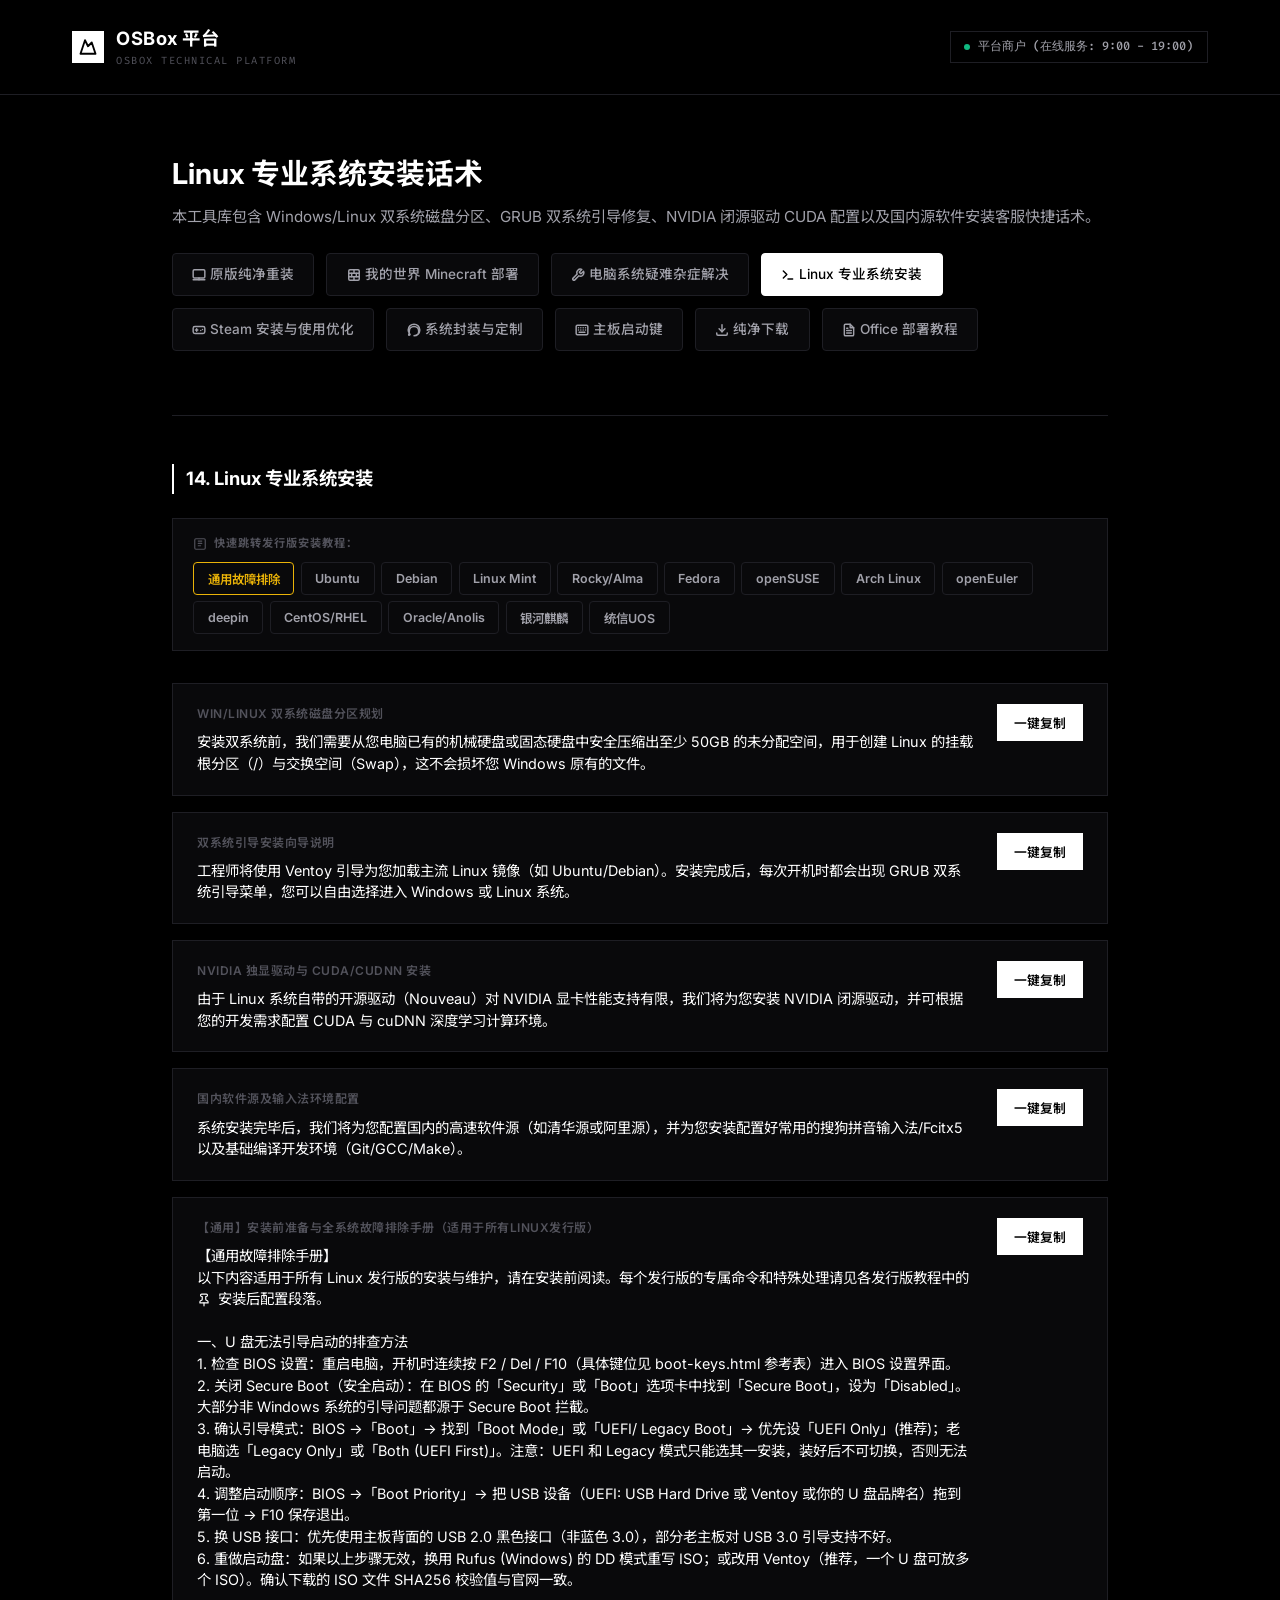
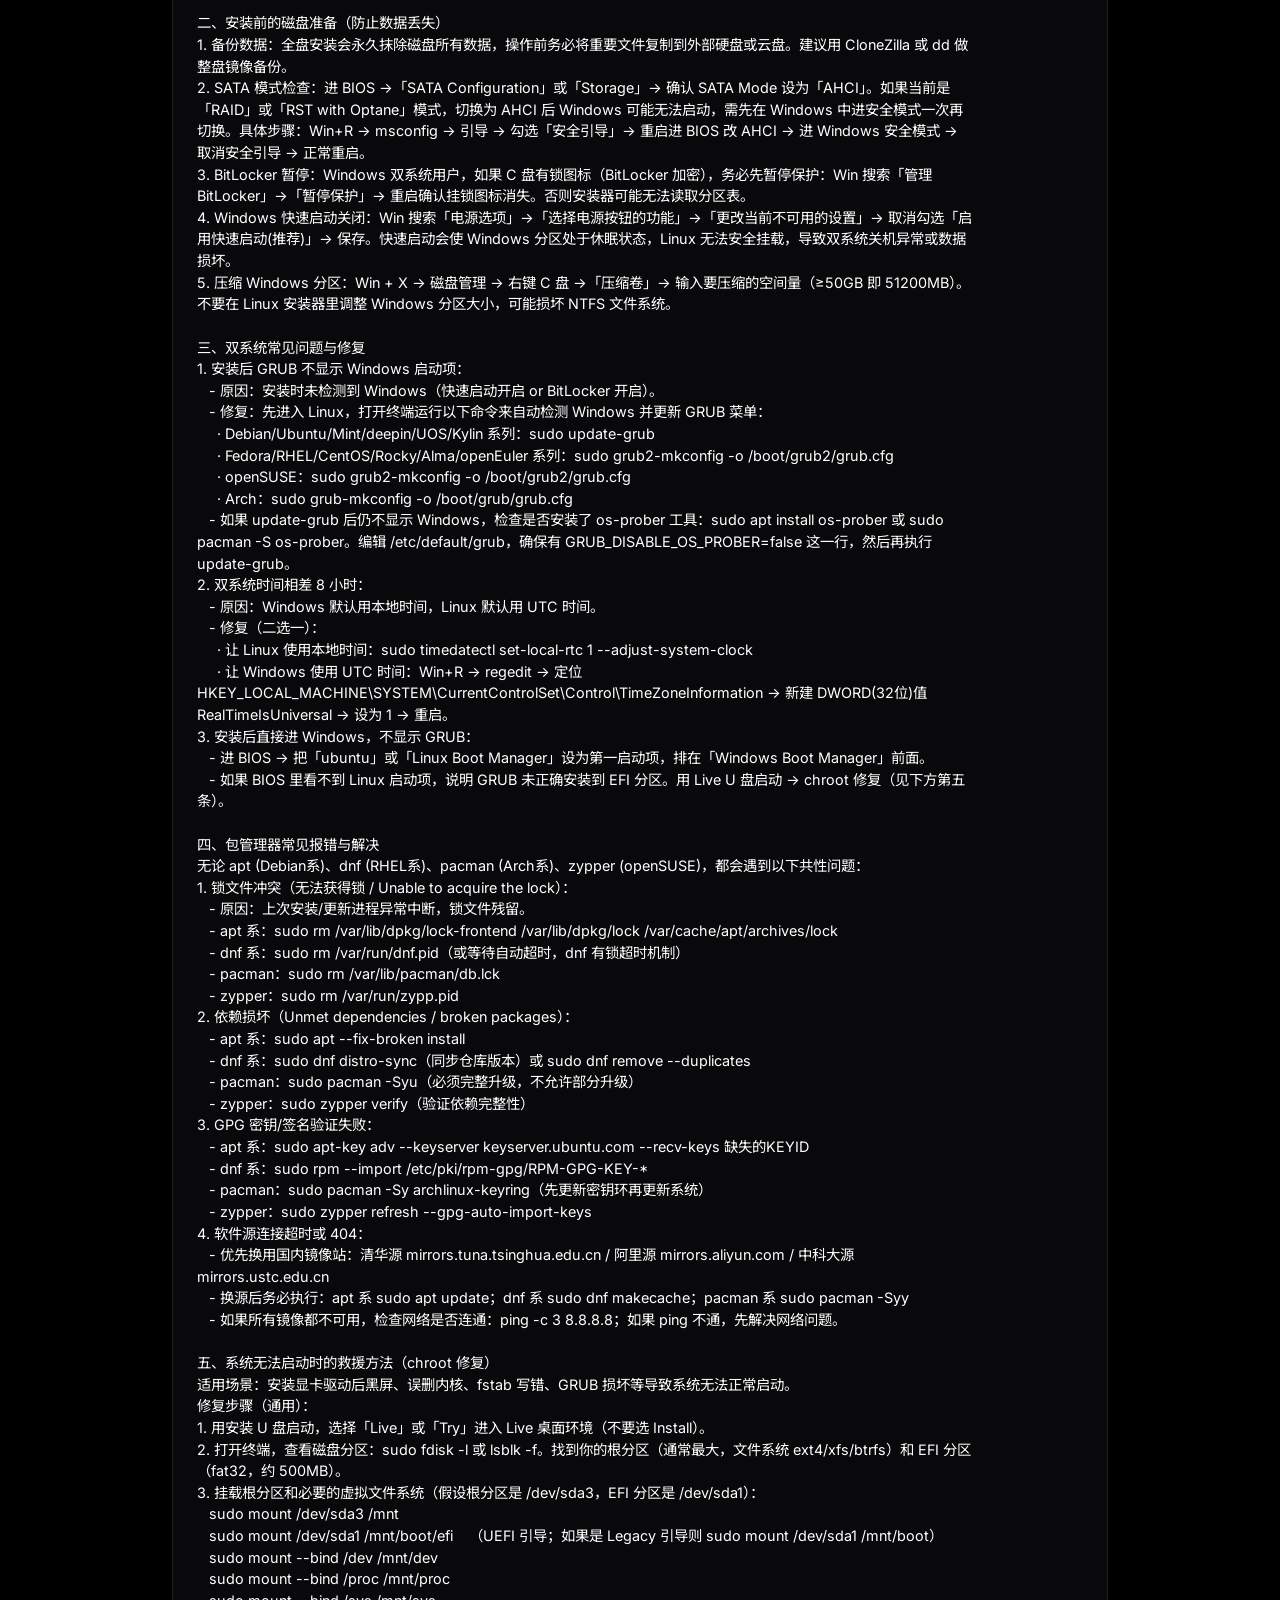
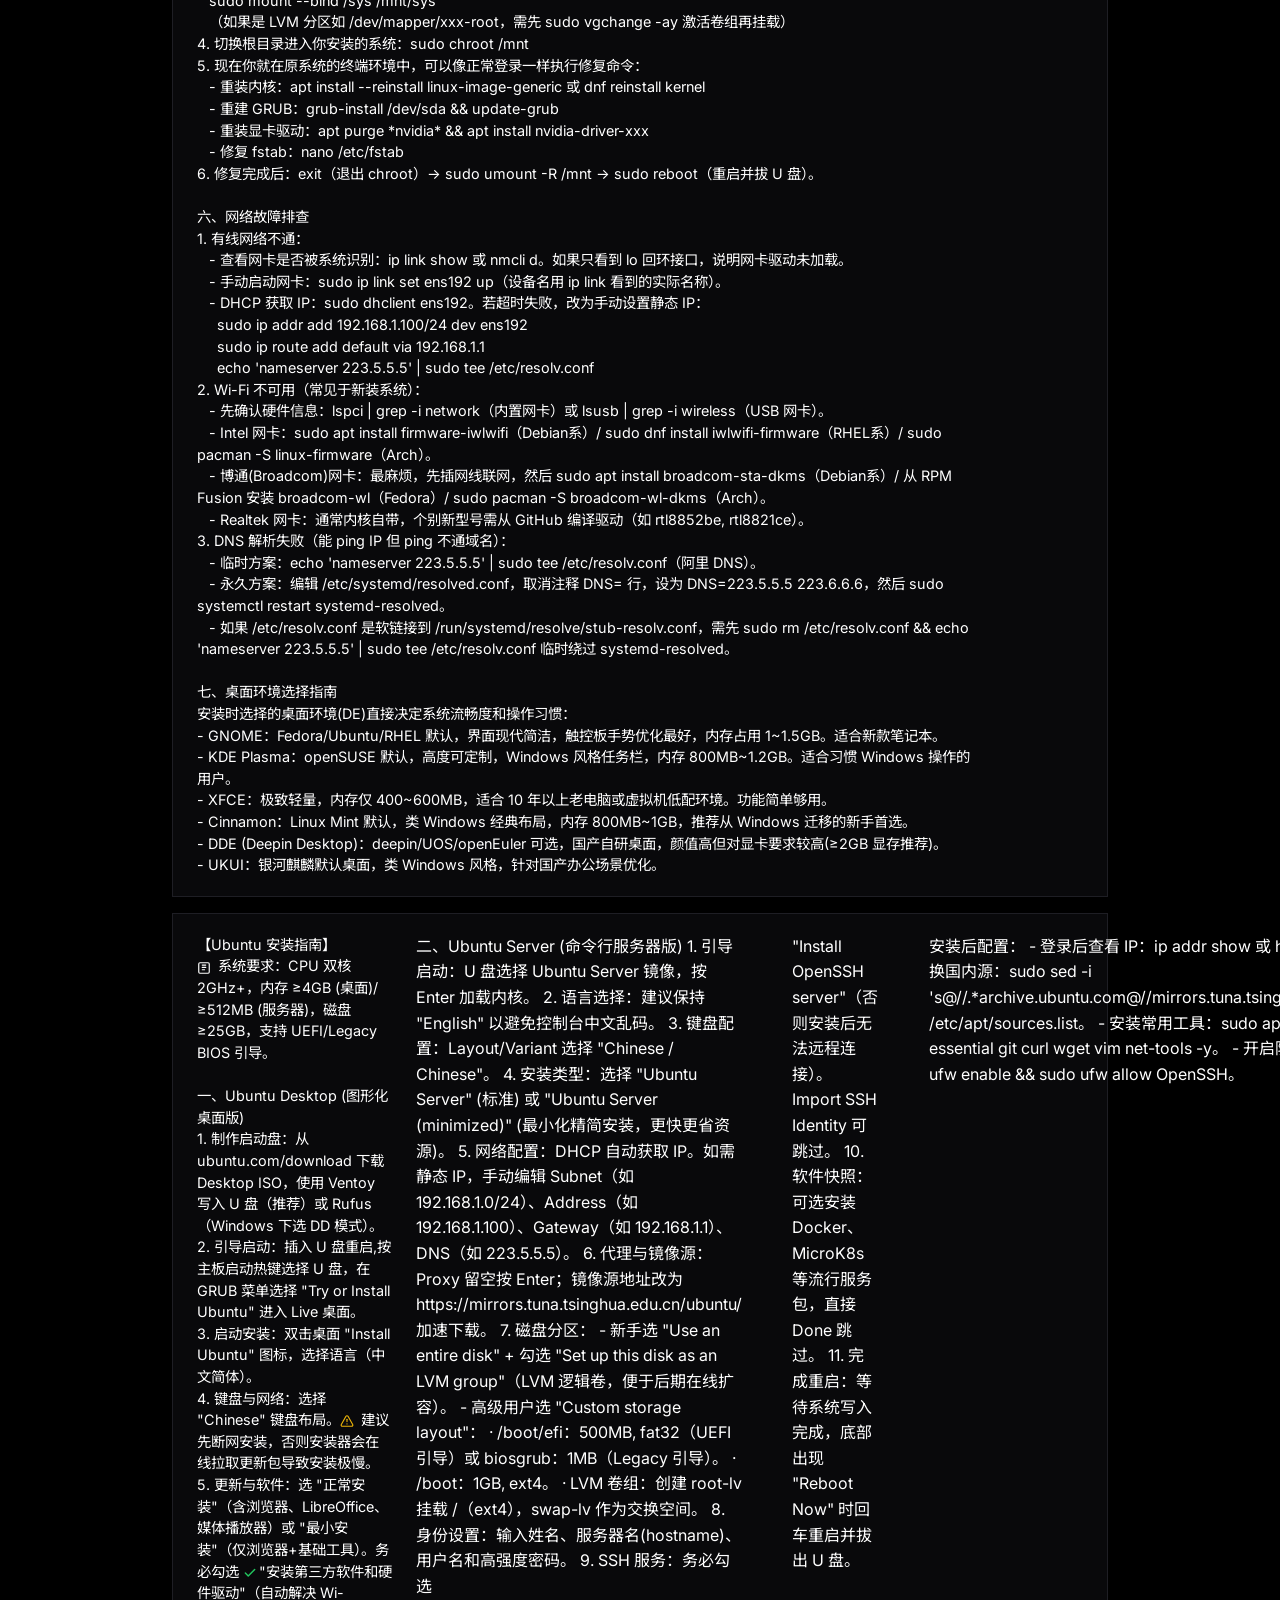
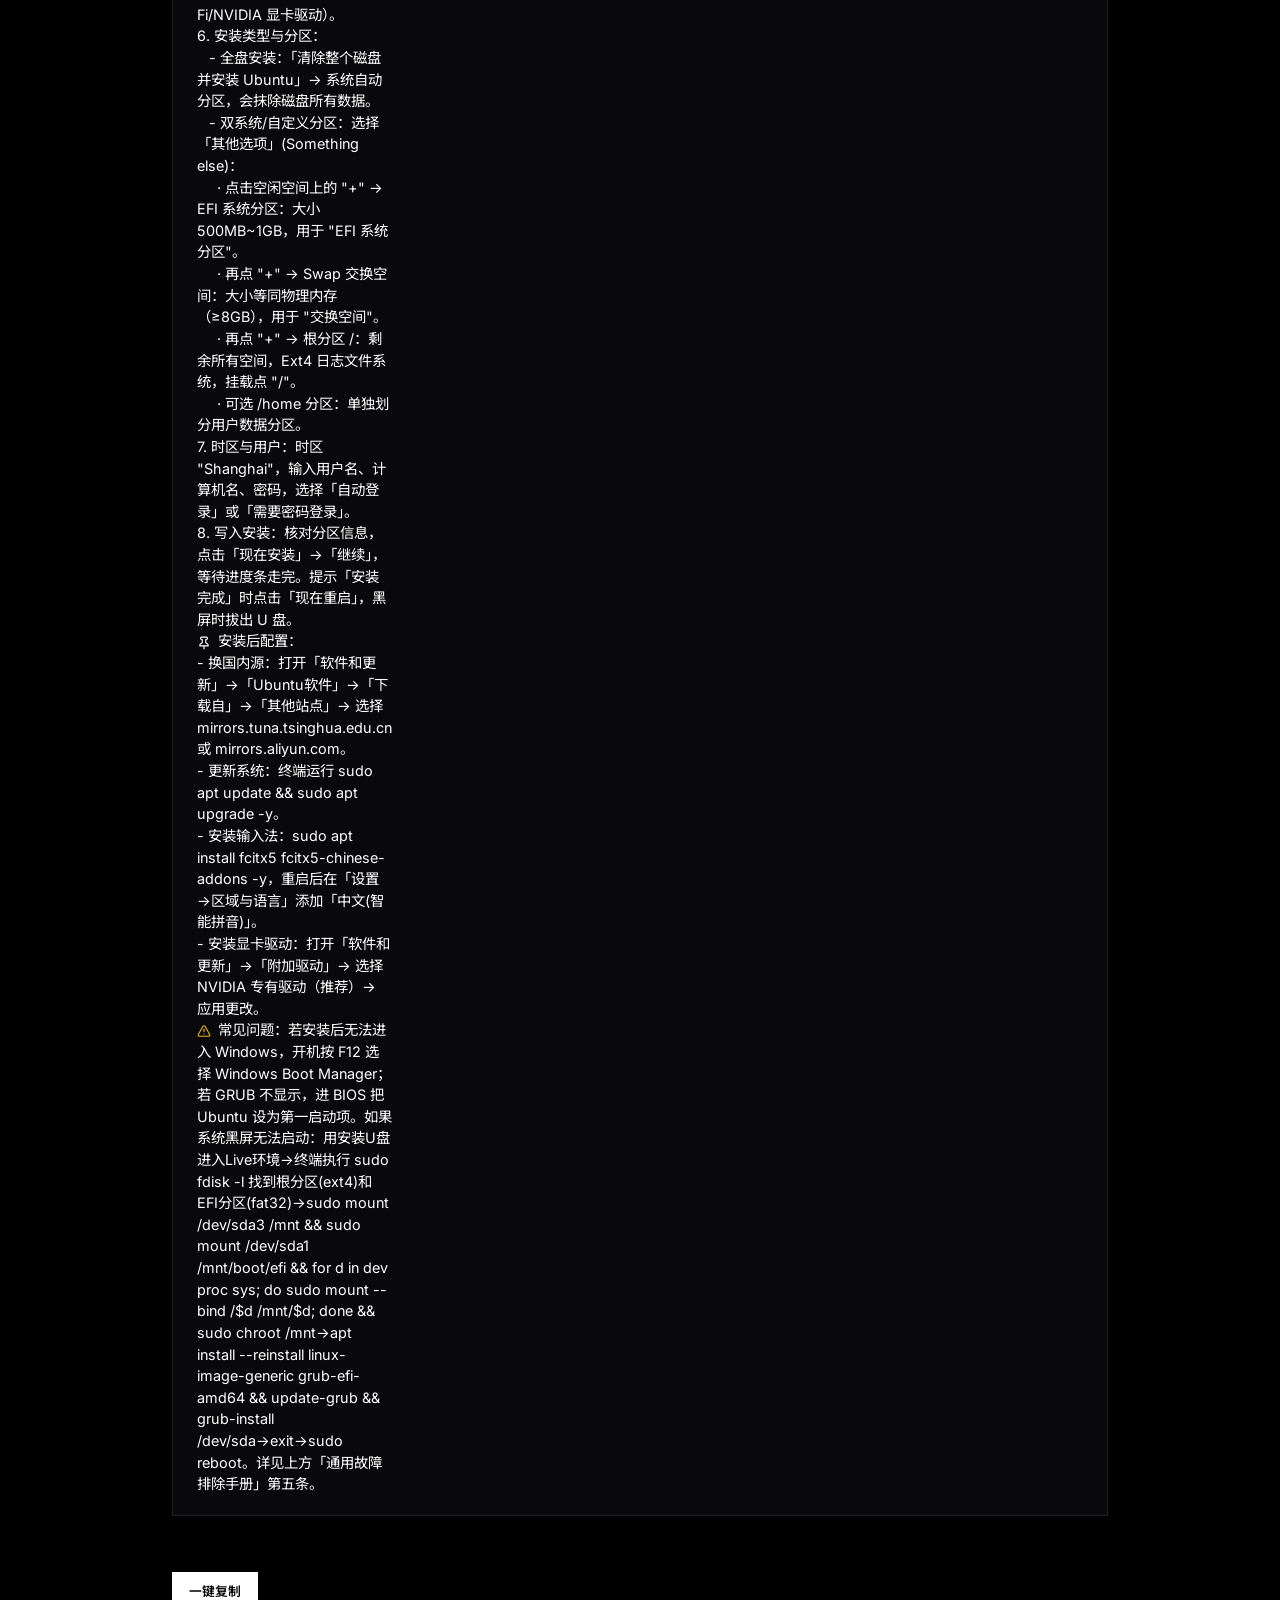
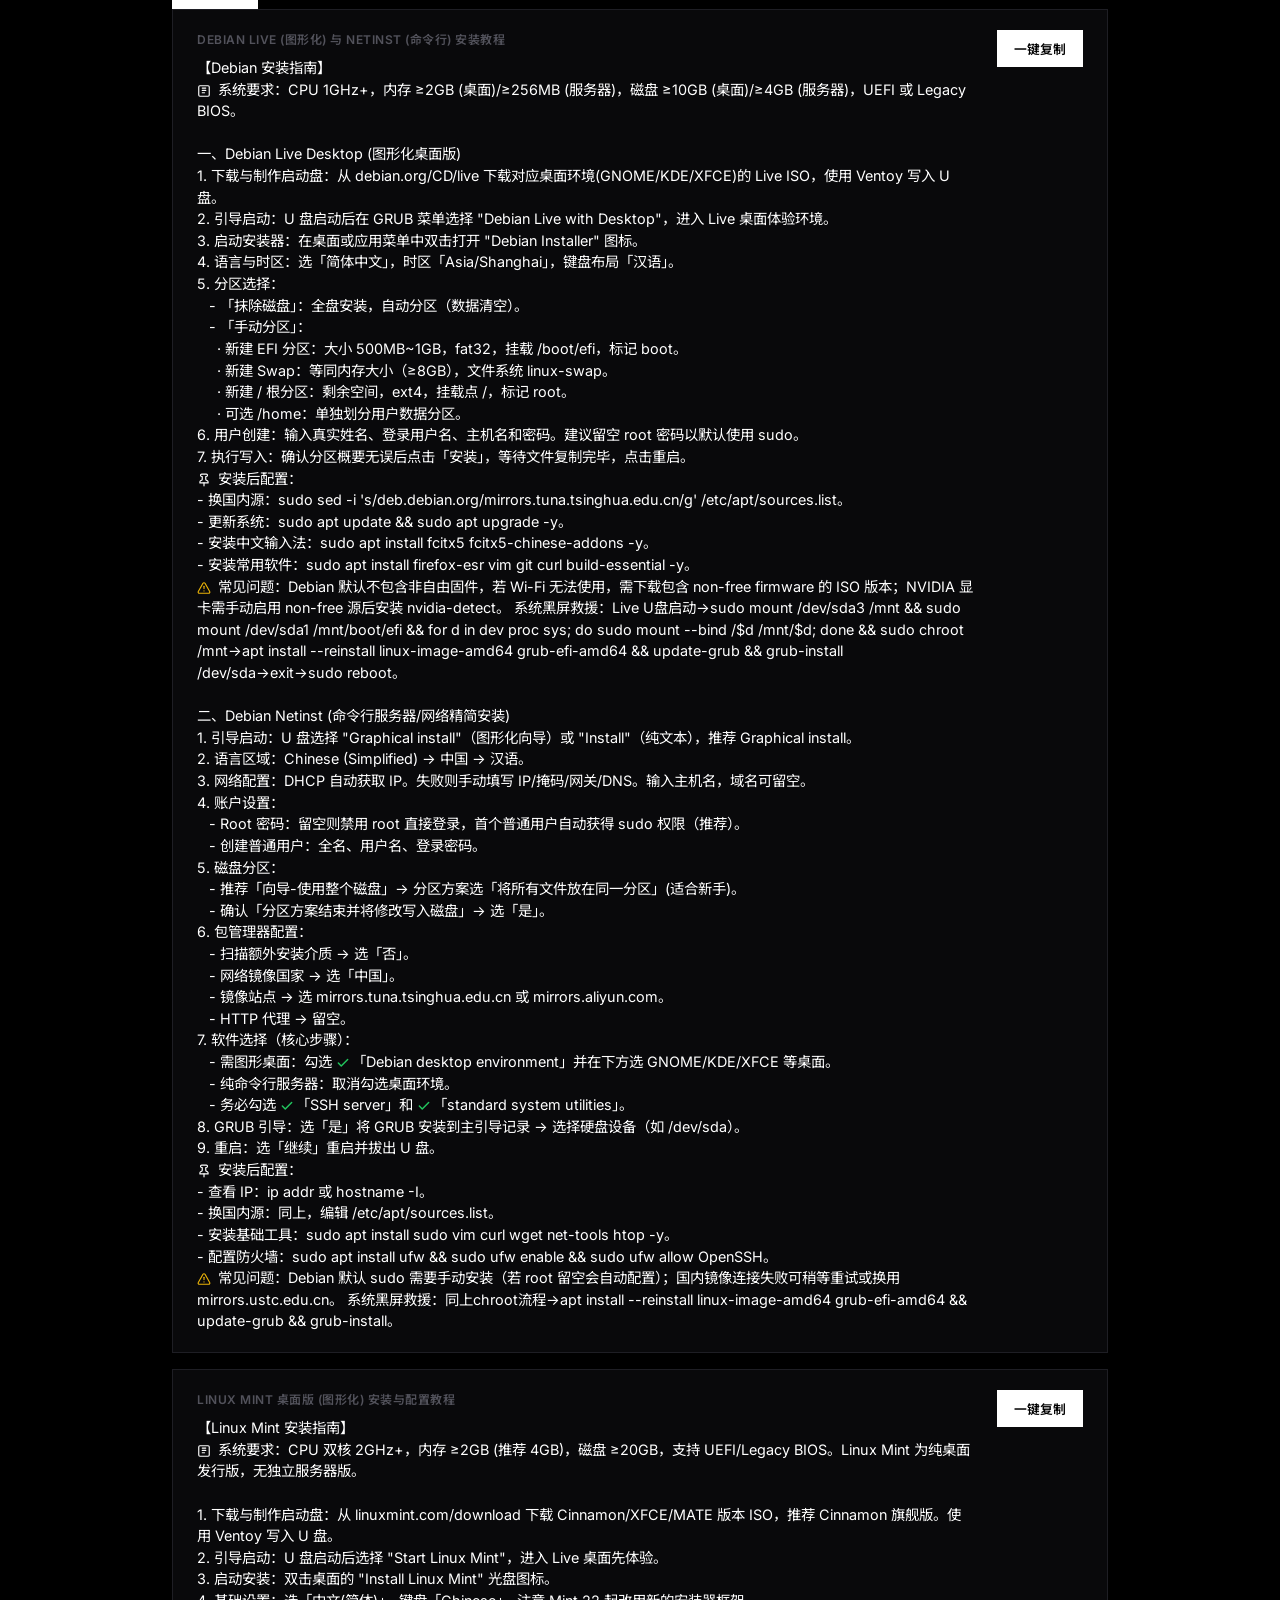
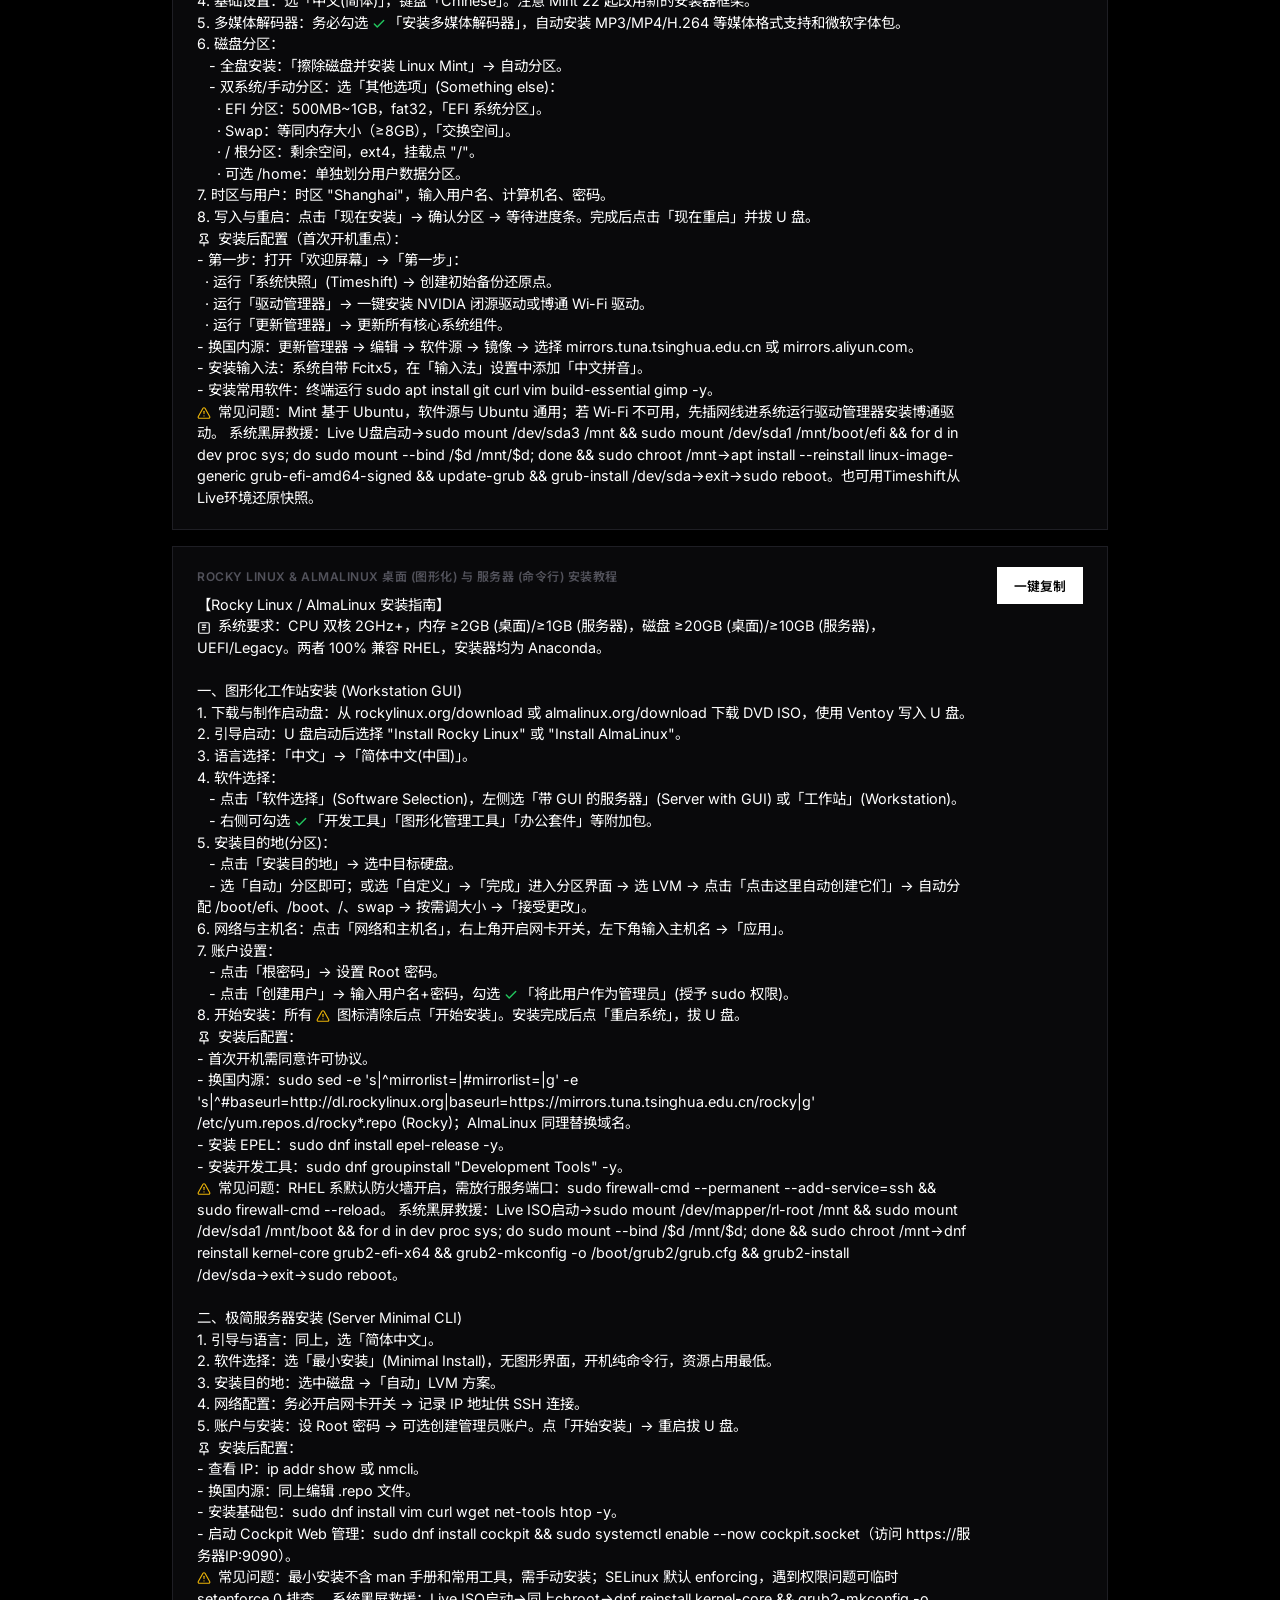
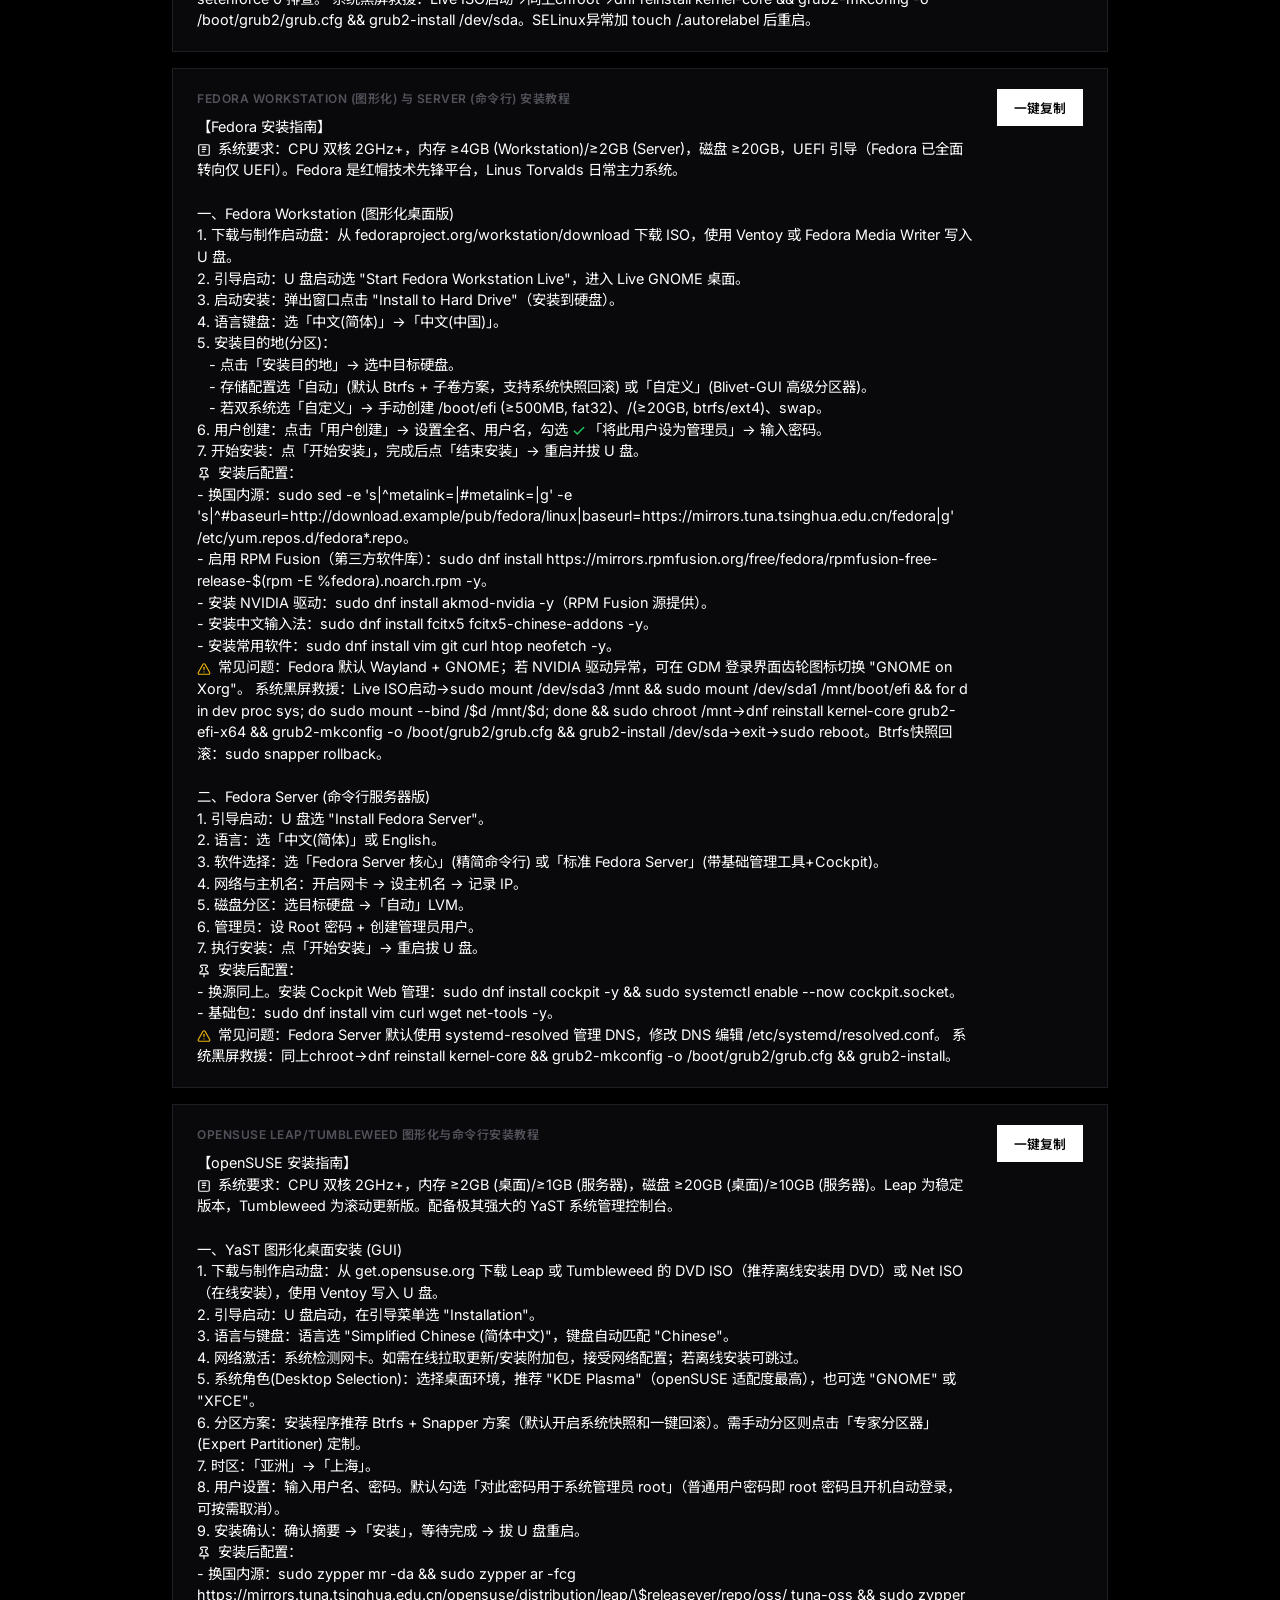
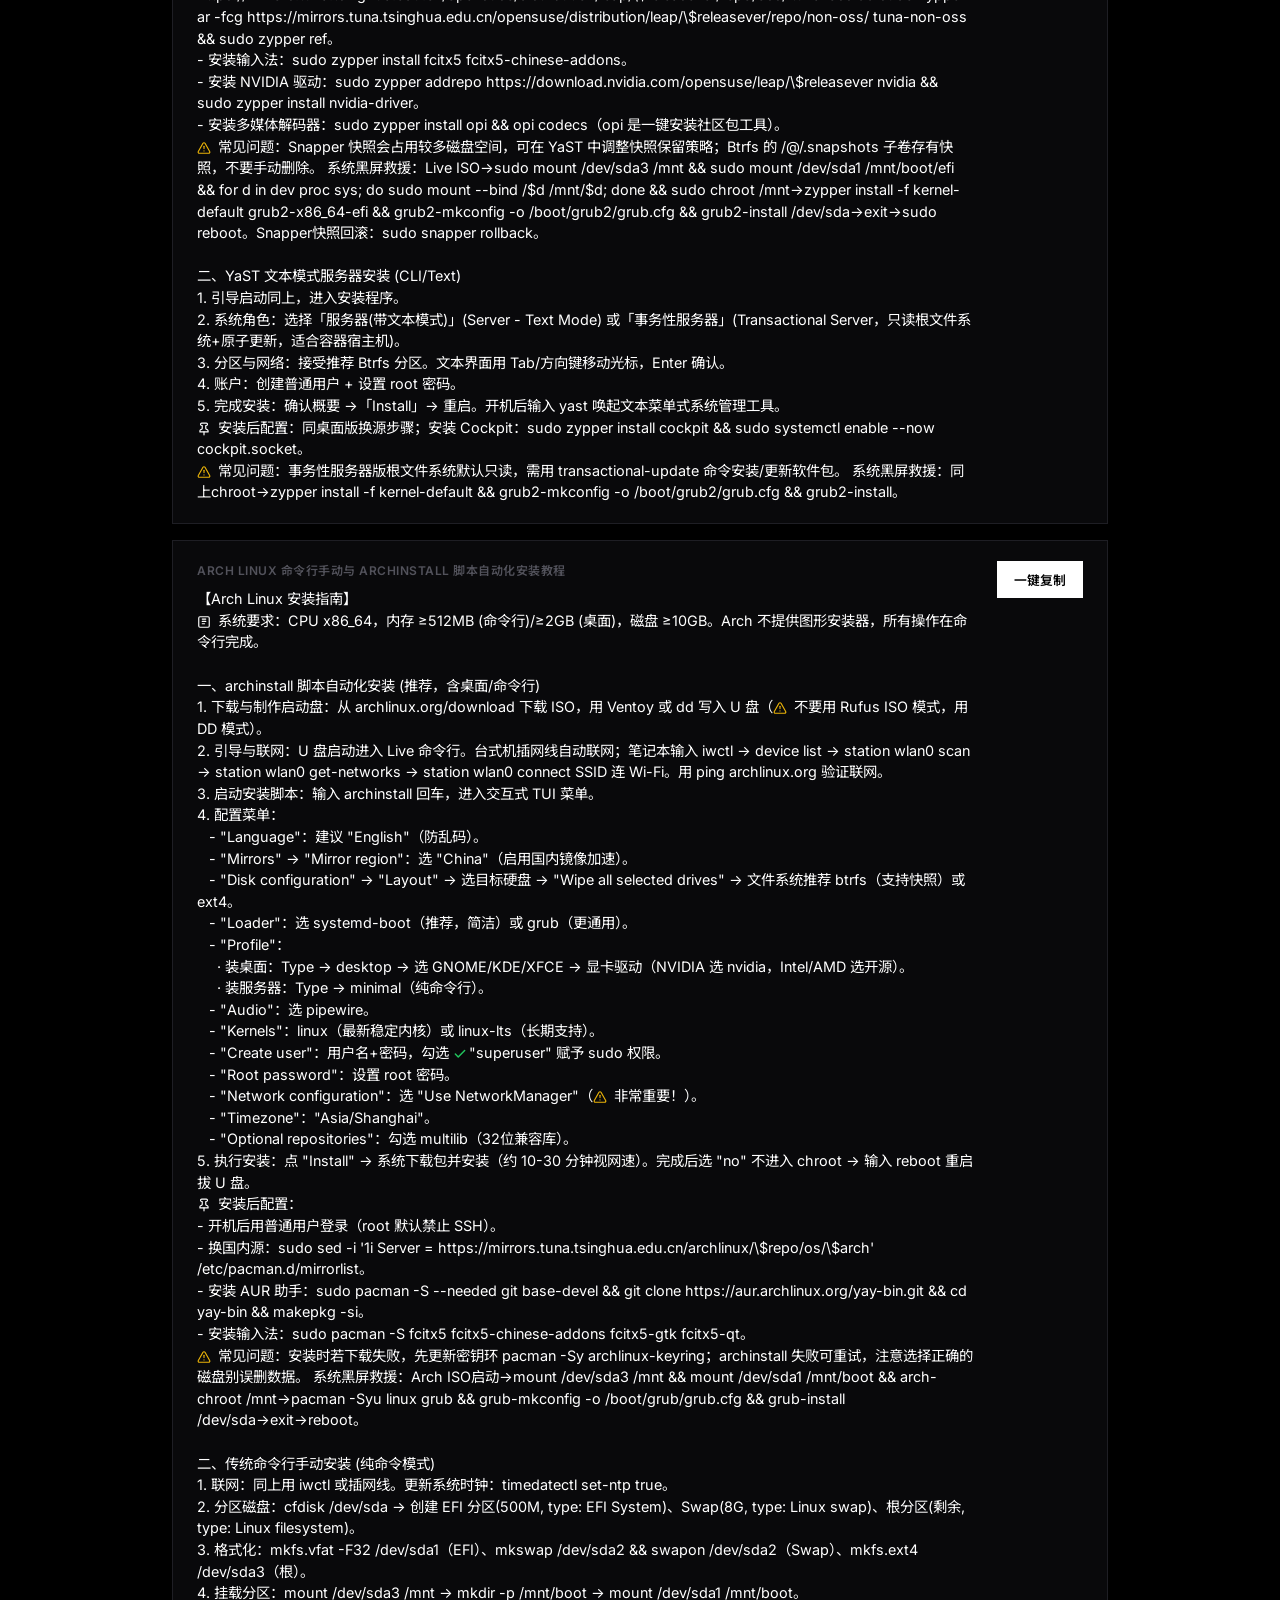
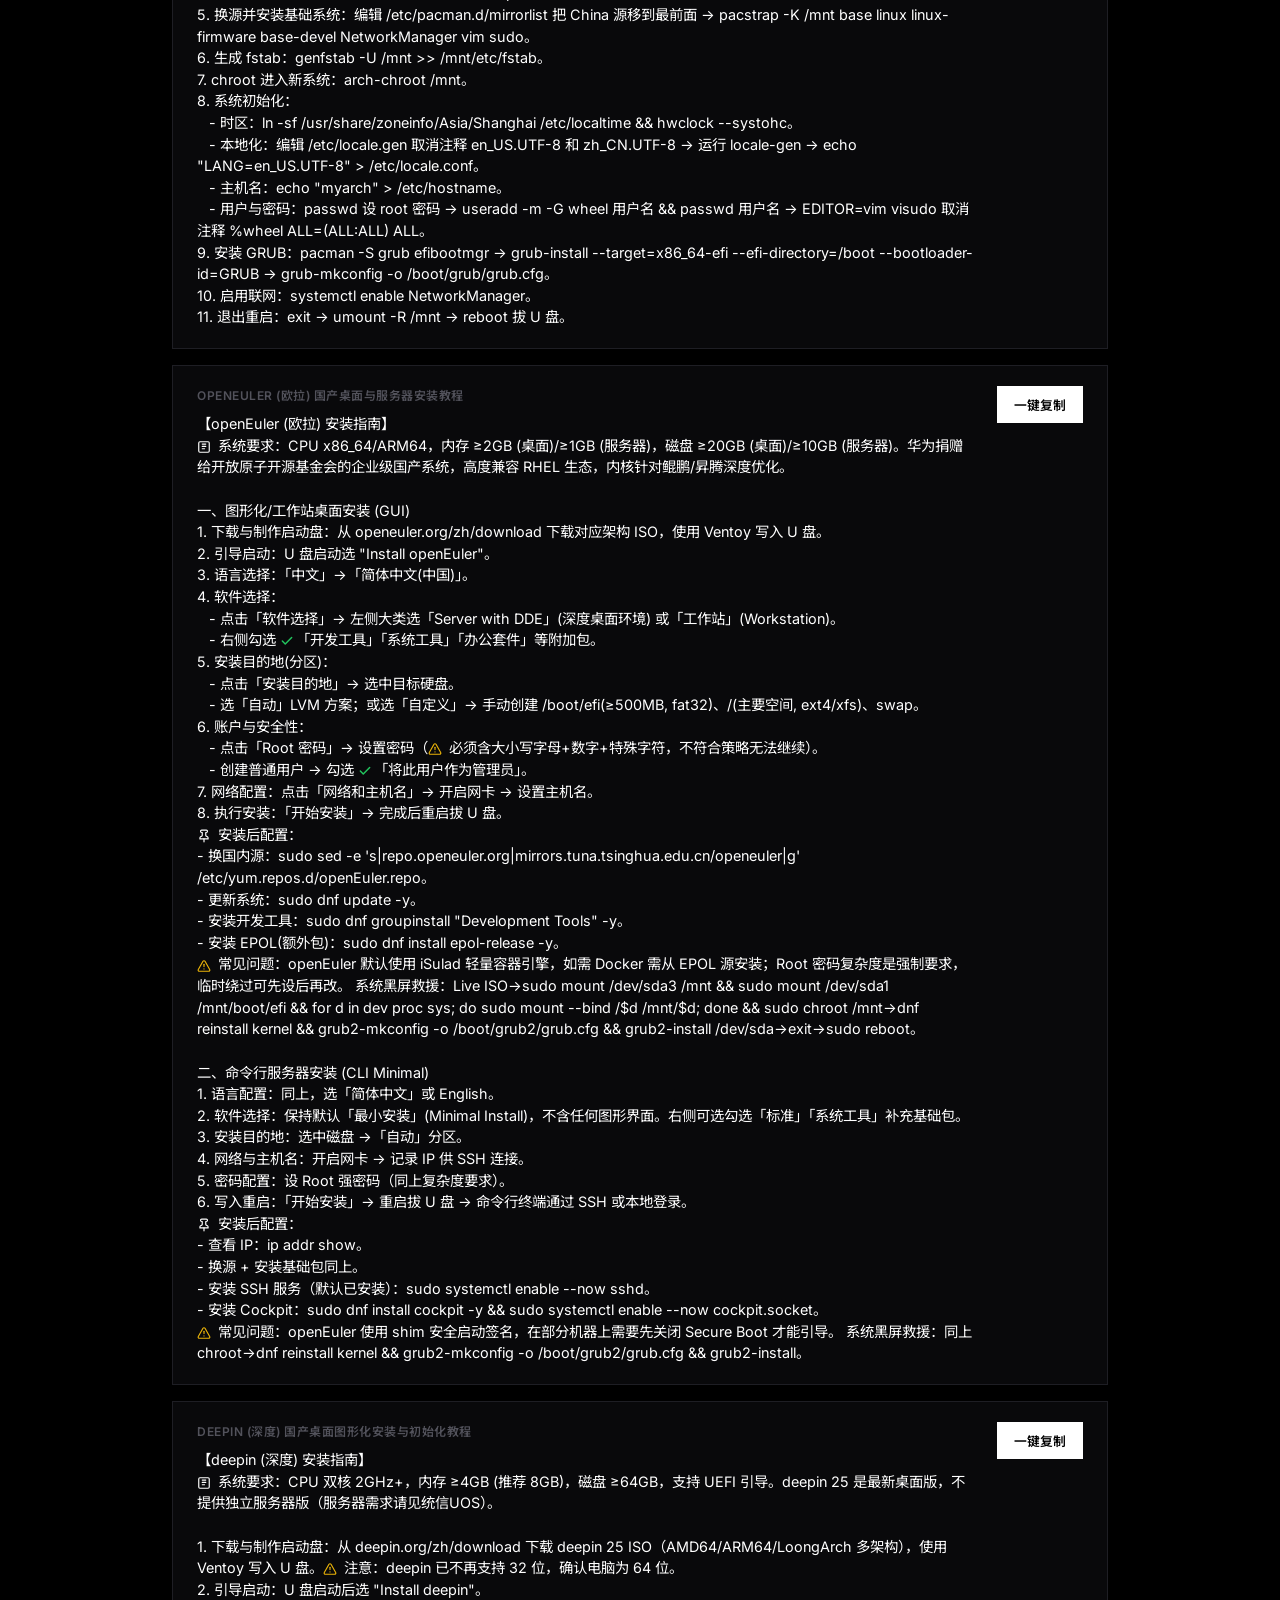
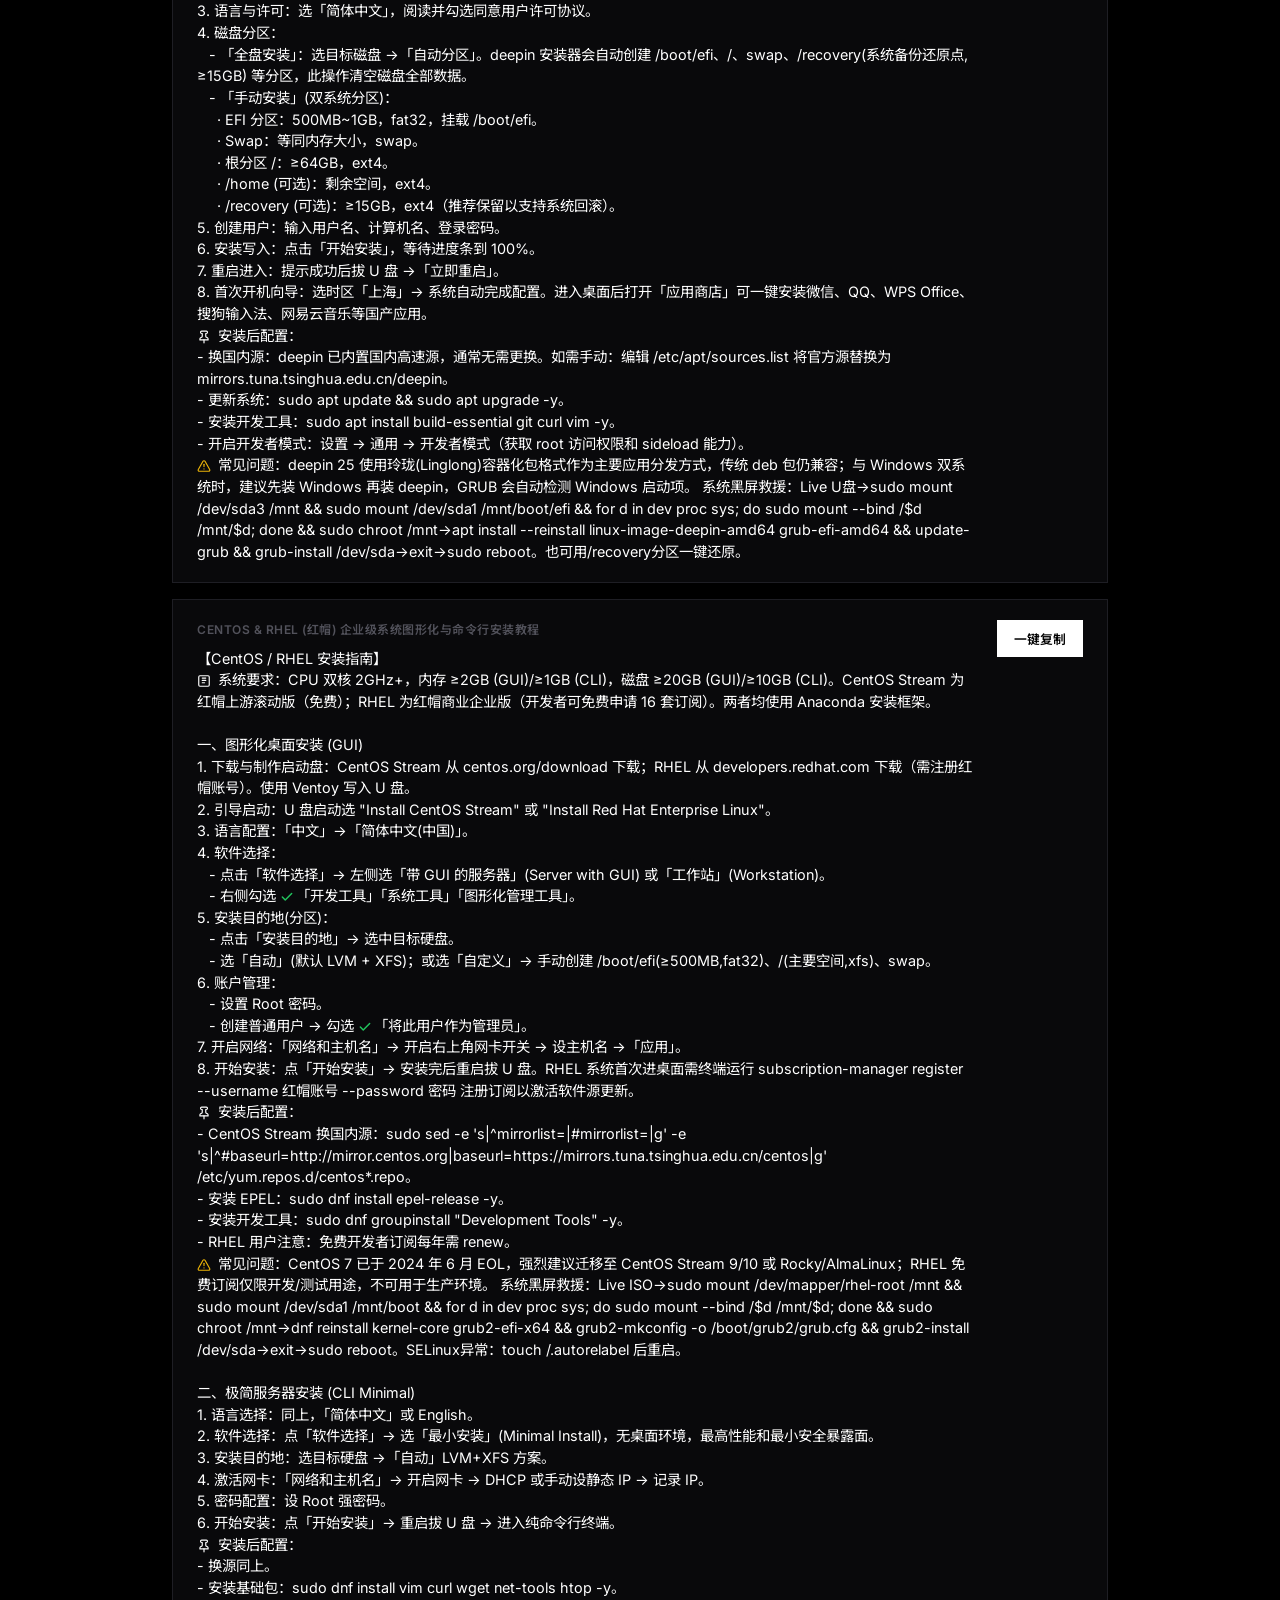
<file: linux.html>
<!DOCTYPE html>
<html lang="zh-CN">
<head>
    <meta charset="UTF-8">
    <meta name="viewport" content="width=device-width, initial-scale=1.0">
    <title>Linux 专业系统安装话术 | OSBox 平台</title>
    <link rel="stylesheet" href="styles.css">
    <link rel="preconnect" href="https://fonts.googleapis.com">
    <link rel="preconnect" href="https://fonts.gstatic.com" crossorigin>
    <link href="https://fonts.googleapis.com/css2?family=Fira+Code:wght@400;500&family=Inter:wght@300;400;500;600;700&family=Noto+Sans+SC:wght@300;400;500;700&display=swap" rel="stylesheet">
    <style>
        .kefu-container {
            max-width: 1000px;
            margin: 3.5rem auto;
            padding: 0 2rem;
        }
        .kefu-header {
            border-bottom: 1px solid var(--border-color);
            padding-bottom: 2rem;
            margin-bottom: 3rem;
        }
        .kefu-header h2 {
            font-size: 1.8rem;
            font-weight: 700;
            color: #ffffff;
            margin-bottom: 0.5rem;
        }
        .kefu-header p {
            color: var(--text-secondary);
            font-size: 0.95rem;
        }
        .kefu-section {
            margin-bottom: 3.5rem;
        }
        .kefu-section-title {
            font-size: 1.15rem;
            font-weight: 700;
            color: #ffffff;
            border-left: 2px solid #ffffff;
            padding-left: 0.75rem;
            margin-bottom: 1.5rem;
            font-family: var(--font-sans);
        }
        .script-row {
            display: flex;
            align-items: flex-start;
            justify-content: space-between;
            background: var(--bg-secondary);
            border: 1px solid var(--border-color);
            padding: 1.25rem 1.5rem;
            margin-bottom: 1rem;
            gap: 1.5rem;
            transition: var(--transition-fast);
        }
        .script-row:hover {
            border-color: var(--border-hover);
            background: #121214;
        }
        .script-info {
            flex: 1;
            display: flex;
            flex-direction: column;
            gap: 0.5rem;
        }
        .script-desc {
            font-size: 0.75rem;
            color: var(--text-muted);
            font-weight: 600;
            text-transform: uppercase;
            letter-spacing: 0.5px;
        }
        .script-content {
            font-size: 0.9rem;
            color: var(--text-primary);
            line-height: 1.5;
            white-space: pre-wrap;
            font-family: var(--font-sans);
        }
        .copy-btn {
            background: #ffffff;
            color: #000000;
            border: 1px solid #ffffff;
            padding: 0.5rem 1rem;
            font-size: 0.8rem;
            font-weight: 600;
            cursor: pointer;
            transition: var(--transition-fast);
            white-space: nowrap;
        }
        .copy-btn:hover {
            background: #e4e4e7;
            border-color: #e4e4e7;
        }
    
        /* 商品快捷导航 */
        .category-nav {
            display: flex;
            flex-wrap: wrap;
            gap: 0.75rem;
            margin-top: 1.5rem;
        }
        .category-nav-item {
            display: inline-flex;
            align-items: center;
            background: var(--bg-secondary);
            border: 1px solid var(--border-color);
            color: var(--text-secondary);
            padding: 0.6rem 1.2rem;
            font-size: 0.85rem;
            font-weight: 500;
            text-decoration: none;
            transition: var(--transition-fast);
            cursor: pointer;
            border-radius: 4px;
        }
        .category-nav-item:hover {
            color: #ffffff;
            border-color: var(--border-hover);
            background: #121214;
            transform: translateY(-1px);
        }
        .category-nav-item:active {
            transform: translateY(0);
        }
        
        /* 平滑滚动与偏移 */
        html {
            scroll-behavior: smooth;
        }
        .kefu-section {
            scroll-margin-top: 7.5rem;
        }

        /* 发行版快速跳转标签栏 */
        .distro-nav-bar {
            display: flex;
            flex-wrap: wrap;
            gap: 0.4rem;
            margin: 0 0 2rem 0;
            padding: 1rem 1.25rem;
            background: var(--bg-secondary);
            border: 1px solid var(--border-color);
        }
        .distro-nav-label {
            width: 100%;
            font-size: 0.7rem;
            font-weight: 700;
            color: var(--text-muted);
            text-transform: uppercase;
            letter-spacing: 1px;
            margin-bottom: 0.2rem;
        }
        .distro-tab-btn {
            font-family: var(--font-sans);
            font-size: 0.78rem;
            font-weight: 600;
            padding: 0.4rem 0.85rem;
            background: transparent;
            color: var(--text-secondary);
            border: 1px solid var(--border-color);
            cursor: pointer;
            transition: var(--transition-fast);
            border-radius: 4px;
            white-space: nowrap;
        }
        .distro-tab-btn:hover {
            color: #ffffff;
            border-color: var(--border-hover);
            background: #121214;
        }
        .distro-tab-btn:active {
            background: #ffffff;
            color: #000000;
            border-color: #ffffff;
        }
        .distro-row {
            scroll-margin-top: 7rem;
        }
</style>
</head>
<body class="kefu-page">
    <!-- 头部横幅区 -->
    <header class="app-header">
        <div class="header-container">
            <div class="brand" onclick="window.location.href='index.html'" style="cursor: pointer;">
                <span class="logo-icon">
                    <svg viewBox="0 0 24 24" fill="none" stroke="currentColor" stroke-width="2.5" stroke-linecap="round" stroke-linejoin="round"><path d="m8 3 4 8 5-5 5 15H2L8 3z"/></svg>
                </span>
                <div class="brand-text">
                    <h1>OSBox 平台</h1>
                    <p>OSBox Technical Platform</p>
                </div>
            </div>
            <div class="store-badge">
                <span class="badge-status"></span>
                <span>平台商户 (在线服务: 9:00 - 19:00)</span>
            </div>
        </div>
    </header>

    <main class="kefu-container">
        <div class="kefu-header">
            <h2>Linux 专业系统安装话术</h2>
            <p>本工具库包含 Windows/Linux 双系统磁盘分区、GRUB 双系统引导修复、NVIDIA 闭源驱动 CUDA 配置以及国内源软件安装客服快捷话术。</p>
            
            <!-- 快捷商品导航 -->
            <div class="category-nav">
                <a href="os-install.html" class="category-nav-item"><svg width="14" height="14" viewBox="0 0 24 24" fill="none" stroke="currentColor" stroke-width="2.5" stroke-linecap="round" stroke-linejoin="round" style="vertical-align: middle; margin-right: 4px; display: inline-block;"><rect x="2" y="3" width="20" height="14" rx="2" ry="2"></rect><line x1="2" y1="20" x2="22" y2="20"></line><line x1="12" y1="17" x2="12" y2="20"></line></svg>原版纯净重装</a>
                <a href="minecraft.html" class="category-nav-item"><svg width="14" height="14" viewBox="0 0 24 24" fill="none" stroke="currentColor" stroke-width="2.5" stroke-linecap="round" stroke-linejoin="round" style="vertical-align: middle; margin-right: 4px; display: inline-block;"><rect x="3" y="3" width="18" height="18" rx="2" ry="2"></rect><line x1="3" y1="9" x2="21" y2="9"></line><line x1="3" y1="15" x2="21" y2="15"></line><line x1="12" y1="3" x2="12" y2="9"></line><line x1="8" y1="9" x2="8" y2="15"></line><line x1="16" y1="9" x2="16" y2="15"></line><line x1="12" y1="15" x2="12" y2="21"></line></svg>我的世界 Minecraft 部署</a>
                <a href="trouble.html" class="category-nav-item"><svg width="14" height="14" viewBox="0 0 24 24" fill="none" stroke="currentColor" stroke-width="2.5" stroke-linecap="round" stroke-linejoin="round" style="vertical-align: middle; margin-right: 4px; display: inline-block;"><path d="M14.7 6.3a1 1 0 0 0 0 1.4l1.6 1.6a1 1 0 0 0 1.4 0l3.77-3.77a6 6 0 0 1-7.94 7.94l-6.91 6.91a2.12 2.12 0 0 1-3-3l6.91-6.91a6 6 0 0 1 7.94-7.94l-3.76 3.76z"></path></svg>电脑系统疑难杂症解决</a>
                <a href="linux.html" class="category-nav-item active"><svg width="14" height="14" viewBox="0 0 24 24" fill="none" stroke="currentColor" stroke-width="2.5" stroke-linecap="round" stroke-linejoin="round" style="vertical-align: middle; margin-right: 4px; display: inline-block;"><polyline points="4 17 10 11 4 5"></polyline><line x1="12" y1="19" x2="20" y2="19"></line></svg>Linux 专业系统安装</a>
                <a href="steam.html" class="category-nav-item"><svg width="14" height="14" viewBox="0 0 24 24" fill="none" stroke="currentColor" stroke-width="2.5" stroke-linecap="round" stroke-linejoin="round" style="vertical-align: middle; margin-right: 4px; display: inline-block;"><line x1="6" y1="12" x2="10" y2="12"></line><line x1="8" y1="10" x2="8" y2="14"></line><line x1="15" y1="13" x2="15.01" y2="13"></line><line x1="18" y1="11" x2="18.01" y2="11"></line><rect x="2" y="6" width="20" height="12" rx="3"></rect></svg>Steam 安装与使用优化</a>
                <a href="custom.html" class="category-nav-item"><svg width="14" height="14" viewBox="0 0 24 24" fill="none" stroke="currentColor" stroke-width="2.5" stroke-linecap="round" stroke-linejoin="round" style="vertical-align: middle; margin-right: 4px; display: inline-block;"><path d="M12 22C17.5228 22 22 17.5228 22 12C22 6.47715 17.5228 2 12 2C6.47715 2 2 6.47715 2 12C2 14.7255 3.09032 17.1962 4.85857 19C5.3434 19.49 5.25302 20.3015 4.80169 20.7528C4.54244 21.0121 4.19502 21.1522 3.8272 21.1522C3.12513 21.1522 2.65147 20.4879 2.91574 19.8373C3.6067 18.134 4 16.126 4 14C4 9.58172 7.58172 6 12 6C16.4183 6 20 9.58172 20 14C20 18.4183 16.4183 22 12 22Z"></path></svg>系统封装与定制</a>
                <a href="boot-keys.html" class="category-nav-item"><svg width="14" height="14" viewBox="0 0 24 24" fill="none" stroke="currentColor" stroke-width="2.5" stroke-linecap="round" stroke-linejoin="round" style="vertical-align: middle; margin-right: 4px; display: inline-block;"><rect x="2" y="4" width="20" height="16" rx="2" ry="2"></rect><line x1="6" y1="8" x2="6.01" y2="8"></line><line x1="10" y1="8" x2="10.01" y2="8"></line><line x1="14" y1="8" x2="14.01" y2="8"></line><line x1="18" y1="8" x2="18.01" y2="8"></line><line x1="6" y1="12" x2="6.01" y2="12"></line><line x1="10" y1="12" x2="10.01" y2="12"></line><line x1="14" y1="12" x2="14.01" y2="12"></line><line x1="18" y1="12" x2="18.01" y2="12"></line><line x1="7" y1="16" x2="17" y2="16"></line></svg>主板启动键</a>
                <a href="downloads.html" class="category-nav-item"><svg width="14" height="14" viewBox="0 0 24 24" fill="none" stroke="currentColor" stroke-width="2.5" stroke-linecap="round" stroke-linejoin="round" style="vertical-align: middle; margin-right: 4px; display: inline-block;"><polyline points="17 10 12 15 7 10"></polyline><line x1="12" y1="15" x2="12" y2="3"></line><path d="M21 17v2a2 2 0 0 1-2 2H5a2 2 0 0 1-2-2v-2"></path></svg>纯净下载</a>
                <a href="office.html" class="category-nav-item"><svg width="14" height="14" viewBox="0 0 24 24" fill="none" stroke="currentColor" stroke-width="2.5" stroke-linecap="round" stroke-linejoin="round" style="vertical-align: middle; margin-right: 4px; display: inline-block;"><path d="M14 2H6a2 2 0 0 0-2 2v16a2 2 0 0 0 2 2h12a2 2 0 0 0 2-2V8z"></path><polyline points="14 2 14 8 20 8"></polyline><line x1="16" y1="13" x2="8" y2="13"></line><line x1="16" y1="17" x2="8" y2="17"></line><polyline points="10 9 9 9 8 9"></polyline></svg>Office 部署教程</a>
            </div>
        </div>

        <!-- 14. Linux 专业系统安装 -->
        <div class="kefu-section" id="section-linux">
            <div class="kefu-section-title">14. Linux 专业系统安装</div>

            <!-- 发行版快速跳转标签栏 -->
            <div class="distro-nav-bar" id="distro-nav-bar">
                <span class="distro-nav-label"><svg width="14" height="14" viewBox="0 0 24 24" fill="none" stroke="currentColor" stroke-width="2" stroke-linecap="round" stroke-linejoin="round" style="vertical-align: middle; margin-right: 3px;"><rect x="3" y="3" width="18" height="18" rx="2"/><line x1="9" y1="7" x2="15" y2="7"/><line x1="9" y1="11" x2="15" y2="11"/><line x1="9" y1="15" x2="13" y2="15"/></svg> 快速跳转发行版安装教程：</span>
                <button class="distro-tab-btn" onclick="jumpToDistro('distro-trouble')" style="border-color: #eab308; color: #eab308;">通用故障排除</button>
                <button class="distro-tab-btn" onclick="jumpToDistro('distro-ubuntu')">Ubuntu</button>
                <button class="distro-tab-btn" onclick="jumpToDistro('distro-debian')">Debian</button>
                <button class="distro-tab-btn" onclick="jumpToDistro('distro-mint')">Linux Mint</button>
                <button class="distro-tab-btn" onclick="jumpToDistro('distro-rocky')">Rocky/Alma</button>
                <button class="distro-tab-btn" onclick="jumpToDistro('distro-fedora')">Fedora</button>
                <button class="distro-tab-btn" onclick="jumpToDistro('distro-opensuse')">openSUSE</button>
                <button class="distro-tab-btn" onclick="jumpToDistro('distro-arch')">Arch Linux</button>
                <button class="distro-tab-btn" onclick="jumpToDistro('distro-openeuler')">openEuler</button>
                <button class="distro-tab-btn" onclick="jumpToDistro('distro-deepin')">deepin</button>
                <button class="distro-tab-btn" onclick="jumpToDistro('distro-centos')">CentOS/RHEL</button>
                <button class="distro-tab-btn" onclick="jumpToDistro('distro-oracle')">Oracle/Anolis</button>
                <button class="distro-tab-btn" onclick="jumpToDistro('distro-kylin')">银河麒麟</button>
                <button class="distro-tab-btn" onclick="jumpToDistro('distro-uos')">统信UOS</button>
            </div>
            
            <div class="script-row">
                <div class="script-info">
                    <span class="script-desc">Win/Linux 双系统磁盘分区规划</span>
                    <div class="script-content" id="linux-1">安装双系统前，我们需要从您电脑已有的机械硬盘或固态硬盘中安全压缩出至少 50GB 的未分配空间，用于创建 Linux 的挂载根分区（/）与交换空间（Swap），这不会损坏您 Windows 原有的文件。</div>
                </div>
                <button class="copy-btn" onclick="copyText('linux-1')">一键复制</button>
            </div>

            <div class="script-row">
                <div class="script-info">
                    <span class="script-desc">双系统引导安装向导说明</span>
                    <div class="script-content" id="linux-2">工程师将使用 Ventoy 引导为您加载主流 Linux 镜像（如 Ubuntu/Debian）。安装完成后，每次开机时都会出现 GRUB 双系统引导菜单，您可以自由选择进入 Windows 或 Linux 系统。</div>
                </div>
                <button class="copy-btn" onclick="copyText('linux-2')">一键复制</button>
            </div>

            <div class="script-row">
                <div class="script-info">
                    <span class="script-desc">NVIDIA 独显驱动与 CUDA/CUDNN 安装</span>
                    <div class="script-content" id="linux-3">由于 Linux 系统自带的开源驱动（Nouveau）对 NVIDIA 显卡性能支持有限，我们将为您安装 NVIDIA 闭源驱动，并可根据您的开发需求配置 CUDA 与 cuDNN 深度学习计算环境。</div>
                </div>
                <button class="copy-btn" onclick="copyText('linux-3')">一键复制</button>
            </div>

            <div class="script-row">
                <div class="script-info">
                    <span class="script-desc">国内软件源及输入法环境配置</span>
                    <div class="script-content" id="linux-4">系统安装完毕后，我们将为您配置国内的高速软件源（如清华源或阿里源），并为您安装配置好常用的搜狗拼音输入法/Fcitx5 以及基础编译开发环境（Git/GCC/Make）。</div>
                </div>
                <button class="copy-btn" onclick="copyText('linux-4')">一键复制</button>
            </div>

            <div class="script-row distro-row" id="distro-trouble">
                <div class="script-info">
                    <span class="script-desc">【通用】安装前准备与全系统故障排除手册（适用于所有Linux发行版）</span>
                    <div class="script-content" id="linux-trouble">【通用故障排除手册】
以下内容适用于所有 Linux 发行版的安装与维护，请在安装前阅读。每个发行版的专属命令和特殊处理请见各发行版教程中的<svg width="14" height="14" viewBox="0 0 24 24" fill="none" stroke="currentColor" stroke-width="2" stroke-linecap="round" stroke-linejoin="round" style="vertical-align: middle; margin-right: 3px;"><line x1="12" y1="17" x2="12" y2="22"/><path d="M5 17h14v-1.76a2 2 0 0 0-1.11-1.79l-1.78-.9A2 2 0 0 1 15 10.76V6h1a2 2 0 0 0 0-4H8a2 2 0 0 0 0 4h1v4.76a2 2 0 0 1-1.11 1.79l-1.78.9A2 2 0 0 0 5 15.24Z"/></svg> 安装后配置段落。

一、U 盘无法引导启动的排查方法
1. 检查 BIOS 设置：重启电脑，开机时连续按 F2 / Del / F10（具体键位见 boot-keys.html 参考表）进入 BIOS 设置界面。
2. 关闭 Secure Boot（安全启动）：在 BIOS 的「Security」或「Boot」选项卡中找到「Secure Boot」，设为「Disabled」。大部分非 Windows 系统的引导问题都源于 Secure Boot 拦截。
3. 确认引导模式：BIOS →「Boot」→ 找到「Boot Mode」或「UEFI/ Legacy Boot」→ 优先设「UEFI Only」(推荐)；老电脑选「Legacy Only」或「Both (UEFI First)」。注意：UEFI 和 Legacy 模式只能选其一安装，装好后不可切换，否则无法启动。
4. 调整启动顺序：BIOS →「Boot Priority」→ 把 USB 设备（UEFI: USB Hard Drive 或 Ventoy 或你的 U 盘品牌名）拖到第一位 → F10 保存退出。
5. 换 USB 接口：优先使用主板背面的 USB 2.0 黑色接口（非蓝色 3.0），部分老主板对 USB 3.0 引导支持不好。
6. 重做启动盘：如果以上步骤无效，换用 Rufus (Windows) 的 DD 模式重写 ISO；或改用 Ventoy（推荐，一个 U 盘可放多个 ISO）。确认下载的 ISO 文件 SHA256 校验值与官网一致。

二、安装前的磁盘准备（防止数据丢失）
1. 备份数据：全盘安装会永久抹除磁盘所有数据，操作前务必将重要文件复制到外部硬盘或云盘。建议用 CloneZilla 或 dd 做整盘镜像备份。
2. SATA 模式检查：进 BIOS →「SATA Configuration」或「Storage」→ 确认 SATA Mode 设为「AHCI」。如果当前是「RAID」或「RST with Optane」模式，切换为 AHCI 后 Windows 可能无法启动，需先在 Windows 中进安全模式一次再切换。具体步骤：Win+R → msconfig → 引导 → 勾选「安全引导」→ 重启进 BIOS 改 AHCI → 进 Windows 安全模式 → 取消安全引导 → 正常重启。
3. BitLocker 暂停：Windows 双系统用户，如果 C 盘有锁图标（BitLocker 加密），务必先暂停保护：Win 搜索「管理 BitLocker」→「暂停保护」→ 重启确认挂锁图标消失。否则安装器可能无法读取分区表。
4. Windows 快速启动关闭：Win 搜索「电源选项」→「选择电源按钮的功能」→「更改当前不可用的设置」→ 取消勾选「启用快速启动(推荐)」→ 保存。快速启动会使 Windows 分区处于休眠状态，Linux 无法安全挂载，导致双系统关机异常或数据损坏。
5. 压缩 Windows 分区：Win + X → 磁盘管理 → 右键 C 盘 →「压缩卷」→ 输入要压缩的空间量（≥50GB 即 51200MB）。不要在 Linux 安装器里调整 Windows 分区大小，可能损坏 NTFS 文件系统。

三、双系统常见问题与修复
1. 安装后 GRUB 不显示 Windows 启动项：
   - 原因：安装时未检测到 Windows（快速启动开启 or BitLocker 开启）。
   - 修复：先进入 Linux，打开终端运行以下命令来自动检测 Windows 并更新 GRUB 菜单：
     · Debian/Ubuntu/Mint/deepin/UOS/Kylin 系列：sudo update-grub
     · Fedora/RHEL/CentOS/Rocky/Alma/openEuler 系列：sudo grub2-mkconfig -o /boot/grub2/grub.cfg
     · openSUSE：sudo grub2-mkconfig -o /boot/grub2/grub.cfg
     · Arch：sudo grub-mkconfig -o /boot/grub/grub.cfg
   - 如果 update-grub 后仍不显示 Windows，检查是否安装了 os-prober 工具：sudo apt install os-prober 或 sudo pacman -S os-prober。编辑 /etc/default/grub，确保有 GRUB_DISABLE_OS_PROBER=false 这一行，然后再执行 update-grub。
2. 双系统时间相差 8 小时：
   - 原因：Windows 默认用本地时间，Linux 默认用 UTC 时间。
   - 修复（二选一）：
     · 让 Linux 使用本地时间：sudo timedatectl set-local-rtc 1 --adjust-system-clock
     · 让 Windows 使用 UTC 时间：Win+R → regedit → 定位 HKEY_LOCAL_MACHINE\SYSTEM\CurrentControlSet\Control\TimeZoneInformation → 新建 DWORD(32位)值 RealTimeIsUniversal → 设为 1 → 重启。
3. 安装后直接进 Windows，不显示 GRUB：
   - 进 BIOS → 把「ubuntu」或「Linux Boot Manager」设为第一启动项，排在「Windows Boot Manager」前面。
   - 如果 BIOS 里看不到 Linux 启动项，说明 GRUB 未正确安装到 EFI 分区。用 Live U 盘启动 → chroot 修复（见下方第五条）。

四、包管理器常见报错与解决
无论 apt (Debian系)、dnf (RHEL系)、pacman (Arch系)、zypper (openSUSE)，都会遇到以下共性问题：
1. 锁文件冲突（无法获得锁 / Unable to acquire the lock）：
   - 原因：上次安装/更新进程异常中断，锁文件残留。
   - apt 系：sudo rm /var/lib/dpkg/lock-frontend /var/lib/dpkg/lock /var/cache/apt/archives/lock
   - dnf 系：sudo rm /var/run/dnf.pid（或等待自动超时，dnf 有锁超时机制）
   - pacman：sudo rm /var/lib/pacman/db.lck
   - zypper：sudo rm /var/run/zypp.pid
2. 依赖损坏（Unmet dependencies / broken packages）：
   - apt 系：sudo apt --fix-broken install
   - dnf 系：sudo dnf distro-sync（同步仓库版本）或 sudo dnf remove --duplicates
   - pacman：sudo pacman -Syu（必须完整升级，不允许部分升级）
   - zypper：sudo zypper verify（验证依赖完整性）
3. GPG 密钥/签名验证失败：
   - apt 系：sudo apt-key adv --keyserver keyserver.ubuntu.com --recv-keys 缺失的KEYID
   - dnf 系：sudo rpm --import /etc/pki/rpm-gpg/RPM-GPG-KEY-*
   - pacman：sudo pacman -Sy archlinux-keyring（先更新密钥环再更新系统）
   - zypper：sudo zypper refresh --gpg-auto-import-keys
4. 软件源连接超时或 404：
   - 优先换用国内镜像站：清华源 mirrors.tuna.tsinghua.edu.cn / 阿里源 mirrors.aliyun.com / 中科大源 mirrors.ustc.edu.cn
   - 换源后务必执行：apt 系 sudo apt update；dnf 系 sudo dnf makecache；pacman 系 sudo pacman -Syy
   - 如果所有镜像都不可用，检查网络是否连通：ping -c 3 8.8.8.8；如果 ping 不通，先解决网络问题。

五、系统无法启动时的救援方法（chroot 修复）
适用场景：安装显卡驱动后黑屏、误删内核、fstab 写错、GRUB 损坏等导致系统无法正常启动。
修复步骤（通用）：
1. 用安装 U 盘启动，选择「Live」或「Try」进入 Live 桌面环境（不要选 Install）。
2. 打开终端，查看磁盘分区：sudo fdisk -l 或 lsblk -f。找到你的根分区（通常最大，文件系统 ext4/xfs/btrfs）和 EFI 分区（fat32，约 500MB）。
3. 挂载根分区和必要的虚拟文件系统（假设根分区是 /dev/sda3，EFI 分区是 /dev/sda1）：
   sudo mount /dev/sda3 /mnt
   sudo mount /dev/sda1 /mnt/boot/efi    （UEFI 引导；如果是 Legacy 引导则 sudo mount /dev/sda1 /mnt/boot）
   sudo mount --bind /dev /mnt/dev
   sudo mount --bind /proc /mnt/proc
   sudo mount --bind /sys /mnt/sys
   （如果是 LVM 分区如 /dev/mapper/xxx-root，需先 sudo vgchange -ay 激活卷组再挂载）
4. 切换根目录进入你安装的系统：sudo chroot /mnt
5. 现在你就在原系统的终端环境中，可以像正常登录一样执行修复命令：
   - 重装内核：apt install --reinstall linux-image-generic 或 dnf reinstall kernel
   - 重建 GRUB：grub-install /dev/sda && update-grub
   - 重装显卡驱动：apt purge *nvidia* && apt install nvidia-driver-xxx
   - 修复 fstab：nano /etc/fstab
6. 修复完成后：exit（退出 chroot）→ sudo umount -R /mnt → sudo reboot（重启并拔 U 盘）。

六、网络故障排查
1. 有线网络不通：
   - 查看网卡是否被系统识别：ip link show 或 nmcli d。如果只看到 lo 回环接口，说明网卡驱动未加载。
   - 手动启动网卡：sudo ip link set ens192 up（设备名用 ip link 看到的实际名称）。
   - DHCP 获取 IP：sudo dhclient ens192。若超时失败，改为手动设置静态 IP：
     sudo ip addr add 192.168.1.100/24 dev ens192
     sudo ip route add default via 192.168.1.1
     echo 'nameserver 223.5.5.5' | sudo tee /etc/resolv.conf
2. Wi-Fi 不可用（常见于新装系统）：
   - 先确认硬件信息：lspci | grep -i network（内置网卡）或 lsusb | grep -i wireless（USB 网卡）。
   - Intel 网卡：sudo apt install firmware-iwlwifi（Debian系）/ sudo dnf install iwlwifi-firmware（RHEL系）/ sudo pacman -S linux-firmware（Arch）。
   - 博通(Broadcom)网卡：最麻烦，先插网线联网，然后 sudo apt install broadcom-sta-dkms（Debian系）/ 从 RPM Fusion 安装 broadcom-wl（Fedora）/ sudo pacman -S broadcom-wl-dkms（Arch）。
   - Realtek 网卡：通常内核自带，个别新型号需从 GitHub 编译驱动（如 rtl8852be, rtl8821ce）。
3. DNS 解析失败（能 ping IP 但 ping 不通域名）：
   - 临时方案：echo 'nameserver 223.5.5.5' | sudo tee /etc/resolv.conf（阿里 DNS）。
   - 永久方案：编辑 /etc/systemd/resolved.conf，取消注释 DNS= 行，设为 DNS=223.5.5.5 223.6.6.6，然后 sudo systemctl restart systemd-resolved。
   - 如果 /etc/resolv.conf 是软链接到 /run/systemd/resolve/stub-resolv.conf，需先 sudo rm /etc/resolv.conf && echo 'nameserver 223.5.5.5' | sudo tee /etc/resolv.conf 临时绕过 systemd-resolved。

七、桌面环境选择指南
安装时选择的桌面环境(DE)直接决定系统流畅度和操作习惯：
- GNOME：Fedora/Ubuntu/RHEL 默认，界面现代简洁，触控板手势优化最好，内存占用 1~1.5GB。适合新款笔记本。
- KDE Plasma：openSUSE 默认，高度可定制，Windows 风格任务栏，内存 800MB~1.2GB。适合习惯 Windows 操作的用户。
- XFCE：极致轻量，内存仅 400~600MB，适合 10 年以上老电脑或虚拟机低配环境。功能简单够用。
- Cinnamon：Linux Mint 默认，类 Windows 经典布局，内存 800MB~1GB，推荐从 Windows 迁移的新手首选。
- DDE (Deepin Desktop)：deepin/UOS/openEuler 可选，国产自研桌面，颜值高但对显卡要求较高(≥2GB 显存推荐)。
- UKUI：银河麒麟默认桌面，类 Windows 风格，针对国产办公场景优化。</div>
                </div>
                <button class="copy-btn" onclick="copyText('linux-trouble')">一键复制</button>
            </div>

            <div class="script-row distro-row" id="distro-ubuntu">
                    <div class="script-content" id="linux-5">【Ubuntu 安装指南】
<svg width="14" height="14" viewBox="0 0 24 24" fill="none" stroke="currentColor" stroke-width="2" stroke-linecap="round" stroke-linejoin="round" style="vertical-align: middle; margin-right: 3px;"><rect x="3" y="3" width="18" height="18" rx="2"/><line x1="9" y1="7" x2="15" y2="7"/><line x1="9" y1="11" x2="15" y2="11"/><line x1="9" y1="15" x2="13" y2="15"/></svg> 系统要求：CPU 双核 2GHz+，内存 ≥4GB (桌面)/≥512MB (服务器)，磁盘 ≥25GB，支持 UEFI/Legacy BIOS 引导。

一、Ubuntu Desktop (图形化桌面版)
1. 制作启动盘：从 ubuntu.com/download 下载 Desktop ISO，使用 Ventoy 写入 U 盘（推荐）或 Rufus（Windows 下选 DD 模式）。
2. 引导启动：插入 U 盘重启,按主板启动热键选择 U 盘，在 GRUB 菜单选择 "Try or Install Ubuntu" 进入 Live 桌面。
3. 启动安装：双击桌面 "Install Ubuntu" 图标，选择语言（中文简体）。
4. 键盘与网络：选择 "Chinese" 键盘布局。<svg width="14" height="14" viewBox="0 0 24 24" fill="none" stroke="#eab308" stroke-width="2" stroke-linecap="round" stroke-linejoin="round" style="vertical-align: middle; margin-right: 3px;"><path d="m21.73 18-8-14a2 2 0 0 0-3.48 0l-8 14A2 2 0 0 0 4 21h16a2 2 0 0 0 1.73-3Z"/><line x1="12" y1="9" x2="12" y2="13"/><line x1="12" y1="17" x2="12.01" y2="17"/></svg> 建议先断网安装，否则安装器会在线拉取更新包导致安装极慢。
5. 更新与软件：选 "正常安装"（含浏览器、LibreOffice、媒体播放器）或 "最小安装"（仅浏览器+基础工具）。务必勾选 <svg width="14" height="14" viewBox="0 0 24 24" fill="none" stroke="#22c55e" stroke-width="2.5" stroke-linecap="round" stroke-linejoin="round" style="vertical-align: middle; margin-right: 2px;"><polyline points="20 6 9 17 4 12"/></svg>"安装第三方软件和硬件驱动"（自动解决 Wi-Fi/NVIDIA 显卡驱动）。
6. 安装类型与分区：
   - 全盘安装：「清除整个磁盘并安装 Ubuntu」→ 系统自动分区，会抹除磁盘所有数据。
   - 双系统/自定义分区：选择「其他选项」(Something else)：
     · 点击空闲空间上的 "+" → EFI 系统分区：大小 500MB~1GB，用于 "EFI 系统分区"。
     · 再点 "+" → Swap 交换空间：大小等同物理内存（≥8GB），用于 "交换空间"。
     · 再点 "+" → 根分区 /：剩余所有空间，Ext4 日志文件系统，挂载点 "/"。
     · 可选 /home 分区：单独划分用户数据分区。
7. 时区与用户：时区 "Shanghai"，输入用户名、计算机名、密码，选择「自动登录」或「需要密码登录」。
8. 写入安装：核对分区信息，点击「现在安装」→「继续」，等待进度条走完。提示「安装完成」时点击「现在重启」，黑屏时拔出 U 盘。
<svg width="14" height="14" viewBox="0 0 24 24" fill="none" stroke="currentColor" stroke-width="2" stroke-linecap="round" stroke-linejoin="round" style="vertical-align: middle; margin-right: 3px;"><line x1="12" y1="17" x2="12" y2="22"/><path d="M5 17h14v-1.76a2 2 0 0 0-1.11-1.79l-1.78-.9A2 2 0 0 1 15 10.76V6h1a2 2 0 0 0 0-4H8a2 2 0 0 0 0 4h1v4.76a2 2 0 0 1-1.11 1.79l-1.78.9A2 2 0 0 0 5 15.24Z"/></svg> 安装后配置：
- 换国内源：打开「软件和更新」→「Ubuntu软件」→「下载自」→「其他站点」→ 选择 mirrors.tuna.tsinghua.edu.cn 或 mirrors.aliyun.com。
- 更新系统：终端运行 sudo apt update && sudo apt upgrade -y。
- 安装输入法：sudo apt install fcitx5 fcitx5-chinese-addons -y，重启后在「设置→区域与语言」添加「中文(智能拼音)」。
- 安装显卡驱动：打开「软件和更新」→「附加驱动」→ 选择 NVIDIA 专有驱动（推荐）→ 应用更改。
<svg width="14" height="14" viewBox="0 0 24 24" fill="none" stroke="#eab308" stroke-width="2" stroke-linecap="round" stroke-linejoin="round" style="vertical-align: middle; margin-right: 3px;"><path d="m21.73 18-8-14a2 2 0 0 0-3.48 0l-8 14A2 2 0 0 0 4 21h16a2 2 0 0 0 1.73-3Z"/><line x1="12" y1="9" x2="12" y2="13"/><line x1="12" y1="17" x2="12.01" y2="17"/></svg> 常见问题：若安装后无法进入 Windows，开机按 F12 选择 Windows Boot Manager；若 GRUB 不显示，进 BIOS 把 Ubuntu 设为第一启动项。如果系统黑屏无法启动：用安装U盘进入Live环境→终端执行 sudo fdisk -l 找到根分区(ext4)和EFI分区(fat32)→sudo mount /dev/sda3 /mnt && sudo mount /dev/sda1 /mnt/boot/efi && for d in dev proc sys; do sudo mount --bind /$d /mnt/$d; done && sudo chroot /mnt→apt install --reinstall linux-image-generic grub-efi-amd64 && update-grub && grub-install /dev/sda→exit→sudo reboot。详见上方「通用故障排除手册」第五条。</div>

二、Ubuntu Server (命令行服务器版)
1. 引导启动：U 盘选择 Ubuntu Server 镜像，按 Enter 加载内核。
2. 语言选择：建议保持 "English" 以避免控制台中文乱码。
3. 键盘配置：Layout/Variant 选择 "Chinese / Chinese"。
4. 安装类型：选择 "Ubuntu Server" (标准) 或 "Ubuntu Server (minimized)" (最小化精简安装，更快更省资源)。
5. 网络配置：DHCP 自动获取 IP。如需静态 IP，手动编辑 Subnet（如 192.168.1.0/24）、Address（如 192.168.1.100）、Gateway（如 192.168.1.1）、DNS（如 223.5.5.5）。
6. 代理与镜像源：Proxy 留空按 Enter；镜像源地址改为 https://mirrors.tuna.tsinghua.edu.cn/ubuntu/ 加速下载。
7. 磁盘分区：
   - 新手选 "Use an entire disk" + 勾选 "Set up this disk as an LVM group"（LVM 逻辑卷，便于后期在线扩容）。
   - 高级用户选 "Custom storage layout"：
     · /boot/efi：500MB, fat32（UEFI 引导）或 biosgrub：1MB（Legacy 引导）。
     · /boot：1GB, ext4。
     · LVM 卷组：创建 root-lv 挂载 /（ext4），swap-lv 作为交换空间。
8. 身份设置：输入姓名、服务器名(hostname)、用户名和高强度密码。
9. SSH 服务：务必勾选 <svg width="14" height="14" viewBox="0 0 24 24" fill="none" stroke="#22c55e" stroke-width="2.5" stroke-linecap="round" stroke-linejoin="round" style="vertical-align: middle; margin-right: 2px;"><polyline points="20 6 9 17 4 12"/></svg>"Install OpenSSH server"（否则安装后无法远程连接）。Import SSH Identity 可跳过。
10. 软件快照：可选安装 Docker、MicroK8s 等流行服务包，直接 Done 跳过。
11. 完成重启：等待系统写入完成，底部出现 "Reboot Now" 时回车重启并拔出 U 盘。
<svg width="14" height="14" viewBox="0 0 24 24" fill="none" stroke="currentColor" stroke-width="2" stroke-linecap="round" stroke-linejoin="round" style="vertical-align: middle; margin-right: 3px;"><line x1="12" y1="17" x2="12" y2="22"/><path d="M5 17h14v-1.76a2 2 0 0 0-1.11-1.79l-1.78-.9A2 2 0 0 1 15 10.76V6h1a2 2 0 0 0 0-4H8a2 2 0 0 0 0 4h1v4.76a2 2 0 0 1-1.11 1.79l-1.78.9A2 2 0 0 0 5 15.24Z"/></svg> 安装后配置：
- 登录后查看 IP：ip addr show 或 hostname -I。
- 换国内源：sudo sed -i 's@//.*archive.ubuntu.com@//mirrors.tuna.tsinghua.edu.cn@g' /etc/apt/sources.list。
- 安装常用工具：sudo apt install build-essential git curl wget vim net-tools -y。
- 开启防火墙：sudo ufw enable && sudo ufw allow OpenSSH。
<svg width="14" height="14" viewBox="0 0 24 24" fill="none" stroke="#eab308" stroke-width="2" stroke-linecap="round" stroke-linejoin="round" style="vertical-align: middle; margin-right: 3px;"><path d="m21.73 18-8-14a2 2 0 0 0-3.48 0l-8 14A2 2 0 0 0 4 21h16a2 2 0 0 0 1.73-3Z"/><line x1="12" y1="9" x2="12" y2="13"/><line x1="12" y1="17" x2="12.01" y2="17"/></svg> 常见问题：若忘记勾选 SSH，可在服务器本地登录后执行 sudo apt install openssh-server -y 补救。</div>
                </div>
                <button class="copy-btn" onclick="copyText('linux-5')">一键复制</button>
            </div>

            <div class="script-row distro-row" id="distro-debian">
                <div class="script-info">
                    <span class="script-desc">Debian Live (图形化) 与 Netinst (命令行) 安装教程</span>
                    <div class="script-content" id="linux-6">【Debian 安装指南】
<svg width="14" height="14" viewBox="0 0 24 24" fill="none" stroke="currentColor" stroke-width="2" stroke-linecap="round" stroke-linejoin="round" style="vertical-align: middle; margin-right: 3px;"><rect x="3" y="3" width="18" height="18" rx="2"/><line x1="9" y1="7" x2="15" y2="7"/><line x1="9" y1="11" x2="15" y2="11"/><line x1="9" y1="15" x2="13" y2="15"/></svg> 系统要求：CPU 1GHz+，内存 ≥2GB (桌面)/≥256MB (服务器)，磁盘 ≥10GB (桌面)/≥4GB (服务器)，UEFI 或 Legacy BIOS。

一、Debian Live Desktop (图形化桌面版)
1. 下载与制作启动盘：从 debian.org/CD/live 下载对应桌面环境(GNOME/KDE/XFCE)的 Live ISO，使用 Ventoy 写入 U 盘。
2. 引导启动：U 盘启动后在 GRUB 菜单选择 "Debian Live with Desktop"，进入 Live 桌面体验环境。
3. 启动安装器：在桌面或应用菜单中双击打开 "Debian Installer" 图标。
4. 语言与时区：选「简体中文」，时区「Asia/Shanghai」，键盘布局「汉语」。
5. 分区选择：
   - 「抹除磁盘」：全盘安装，自动分区（数据清空）。
   - 「手动分区」：
     · 新建 EFI 分区：大小 500MB~1GB，fat32，挂载 /boot/efi，标记 boot。
     · 新建 Swap：等同内存大小（≥8GB），文件系统 linux-swap。
     · 新建 / 根分区：剩余空间，ext4，挂载点 /，标记 root。
     · 可选 /home：单独划分用户数据分区。
6. 用户创建：输入真实姓名、登录用户名、主机名和密码。建议留空 root 密码以默认使用 sudo。
7. 执行写入：确认分区概要无误后点击「安装」，等待文件复制完毕，点击重启。
<svg width="14" height="14" viewBox="0 0 24 24" fill="none" stroke="currentColor" stroke-width="2" stroke-linecap="round" stroke-linejoin="round" style="vertical-align: middle; margin-right: 3px;"><line x1="12" y1="17" x2="12" y2="22"/><path d="M5 17h14v-1.76a2 2 0 0 0-1.11-1.79l-1.78-.9A2 2 0 0 1 15 10.76V6h1a2 2 0 0 0 0-4H8a2 2 0 0 0 0 4h1v4.76a2 2 0 0 1-1.11 1.79l-1.78.9A2 2 0 0 0 5 15.24Z"/></svg> 安装后配置：
- 换国内源：sudo sed -i 's/deb.debian.org/mirrors.tuna.tsinghua.edu.cn/g' /etc/apt/sources.list。
- 更新系统：sudo apt update && sudo apt upgrade -y。
- 安装中文输入法：sudo apt install fcitx5 fcitx5-chinese-addons -y。
- 安装常用软件：sudo apt install firefox-esr vim git curl build-essential -y。
<svg width="14" height="14" viewBox="0 0 24 24" fill="none" stroke="#eab308" stroke-width="2" stroke-linecap="round" stroke-linejoin="round" style="vertical-align: middle; margin-right: 3px;"><path d="m21.73 18-8-14a2 2 0 0 0-3.48 0l-8 14A2 2 0 0 0 4 21h16a2 2 0 0 0 1.73-3Z"/><line x1="12" y1="9" x2="12" y2="13"/><line x1="12" y1="17" x2="12.01" y2="17"/></svg> 常见问题：Debian 默认不包含非自由固件，若 Wi-Fi 无法使用，需下载包含 non-free firmware 的 ISO 版本；NVIDIA 显卡需手动启用 non-free 源后安装 nvidia-detect。 系统黑屏救援：Live U盘启动→sudo mount /dev/sda3 /mnt && sudo mount /dev/sda1 /mnt/boot/efi && for d in dev proc sys; do sudo mount --bind /$d /mnt/$d; done && sudo chroot /mnt→apt install --reinstall linux-image-amd64 grub-efi-amd64 && update-grub && grub-install /dev/sda→exit→sudo reboot。

二、Debian Netinst (命令行服务器/网络精简安装)
1. 引导启动：U 盘选择 "Graphical install"（图形化向导）或 "Install"（纯文本），推荐 Graphical install。
2. 语言区域：Chinese (Simplified) → 中国 → 汉语。
3. 网络配置：DHCP 自动获取 IP。失败则手动填写 IP/掩码/网关/DNS。输入主机名，域名可留空。
4. 账户设置：
   - Root 密码：留空则禁用 root 直接登录，首个普通用户自动获得 sudo 权限（推荐）。
   - 创建普通用户：全名、用户名、登录密码。
5. 磁盘分区：
   - 推荐「向导-使用整个磁盘」→ 分区方案选「将所有文件放在同一分区」(适合新手)。
   - 确认「分区方案结束并将修改写入磁盘」→ 选「是」。
6. 包管理器配置：
   - 扫描额外安装介质 → 选「否」。
   - 网络镜像国家 → 选「中国」。
   - 镜像站点 → 选 mirrors.tuna.tsinghua.edu.cn 或 mirrors.aliyun.com。
   - HTTP 代理 → 留空。
7. 软件选择（核心步骤）：
   - 需图形桌面：勾选 <svg width="14" height="14" viewBox="0 0 24 24" fill="none" stroke="#22c55e" stroke-width="2.5" stroke-linecap="round" stroke-linejoin="round" style="vertical-align: middle; margin-right: 2px;"><polyline points="20 6 9 17 4 12"/></svg>「Debian desktop environment」并在下方选 GNOME/KDE/XFCE 等桌面。
   - 纯命令行服务器：取消勾选桌面环境。
   - 务必勾选 <svg width="14" height="14" viewBox="0 0 24 24" fill="none" stroke="#22c55e" stroke-width="2.5" stroke-linecap="round" stroke-linejoin="round" style="vertical-align: middle; margin-right: 2px;"><polyline points="20 6 9 17 4 12"/></svg>「SSH server」和 <svg width="14" height="14" viewBox="0 0 24 24" fill="none" stroke="#22c55e" stroke-width="2.5" stroke-linecap="round" stroke-linejoin="round" style="vertical-align: middle; margin-right: 2px;"><polyline points="20 6 9 17 4 12"/></svg>「standard system utilities」。
8. GRUB 引导：选「是」将 GRUB 安装到主引导记录 → 选择硬盘设备（如 /dev/sda）。
9. 重启：选「继续」重启并拔出 U 盘。
<svg width="14" height="14" viewBox="0 0 24 24" fill="none" stroke="currentColor" stroke-width="2" stroke-linecap="round" stroke-linejoin="round" style="vertical-align: middle; margin-right: 3px;"><line x1="12" y1="17" x2="12" y2="22"/><path d="M5 17h14v-1.76a2 2 0 0 0-1.11-1.79l-1.78-.9A2 2 0 0 1 15 10.76V6h1a2 2 0 0 0 0-4H8a2 2 0 0 0 0 4h1v4.76a2 2 0 0 1-1.11 1.79l-1.78.9A2 2 0 0 0 5 15.24Z"/></svg> 安装后配置：
- 查看 IP：ip addr 或 hostname -I。
- 换国内源：同上，编辑 /etc/apt/sources.list。
- 安装基础工具：sudo apt install sudo vim curl wget net-tools htop -y。
- 配置防火墙：sudo apt install ufw && sudo ufw enable && sudo ufw allow OpenSSH。
<svg width="14" height="14" viewBox="0 0 24 24" fill="none" stroke="#eab308" stroke-width="2" stroke-linecap="round" stroke-linejoin="round" style="vertical-align: middle; margin-right: 3px;"><path d="m21.73 18-8-14a2 2 0 0 0-3.48 0l-8 14A2 2 0 0 0 4 21h16a2 2 0 0 0 1.73-3Z"/><line x1="12" y1="9" x2="12" y2="13"/><line x1="12" y1="17" x2="12.01" y2="17"/></svg> 常见问题：Debian 默认 sudo 需要手动安装（若 root 留空会自动配置）；国内镜像连接失败可稍等重试或换用 mirrors.ustc.edu.cn。 系统黑屏救援：同上chroot流程→apt install --reinstall linux-image-amd64 grub-efi-amd64 && update-grub && grub-install。</div>
                </div>
                <button class="copy-btn" onclick="copyText('linux-6')">一键复制</button>
            </div>

            <div class="script-row distro-row" id="distro-mint">
                <div class="script-info">
                    <span class="script-desc">Linux Mint 桌面版 (图形化) 安装与配置教程</span>
                    <div class="script-content" id="linux-7">【Linux Mint 安装指南】
<svg width="14" height="14" viewBox="0 0 24 24" fill="none" stroke="currentColor" stroke-width="2" stroke-linecap="round" stroke-linejoin="round" style="vertical-align: middle; margin-right: 3px;"><rect x="3" y="3" width="18" height="18" rx="2"/><line x1="9" y1="7" x2="15" y2="7"/><line x1="9" y1="11" x2="15" y2="11"/><line x1="9" y1="15" x2="13" y2="15"/></svg> 系统要求：CPU 双核 2GHz+，内存 ≥2GB (推荐 4GB)，磁盘 ≥20GB，支持 UEFI/Legacy BIOS。Linux Mint 为纯桌面发行版，无独立服务器版。

1. 下载与制作启动盘：从 linuxmint.com/download 下载 Cinnamon/XFCE/MATE 版本 ISO，推荐 Cinnamon 旗舰版。使用 Ventoy 写入 U 盘。
2. 引导启动：U 盘启动后选择 "Start Linux Mint"，进入 Live 桌面先体验。
3. 启动安装：双击桌面的 "Install Linux Mint" 光盘图标。
4. 基础设置：选「中文(简体)」，键盘「Chinese」。注意 Mint 22 起改用新的安装器框架。
5. 多媒体解码器：务必勾选 <svg width="14" height="14" viewBox="0 0 24 24" fill="none" stroke="#22c55e" stroke-width="2.5" stroke-linecap="round" stroke-linejoin="round" style="vertical-align: middle; margin-right: 2px;"><polyline points="20 6 9 17 4 12"/></svg>「安装多媒体解码器」，自动安装 MP3/MP4/H.264 等媒体格式支持和微软字体包。
6. 磁盘分区：
   - 全盘安装：「擦除磁盘并安装 Linux Mint」→ 自动分区。
   - 双系统/手动分区：选「其他选项」(Something else)：
     · EFI 分区：500MB~1GB，fat32，「EFI 系统分区」。
     · Swap：等同内存大小（≥8GB），「交换空间」。
     · / 根分区：剩余空间，ext4，挂载点 "/"。
     · 可选 /home：单独划分用户数据分区。
7. 时区与用户：时区 "Shanghai"，输入用户名、计算机名、密码。
8. 写入与重启：点击「现在安装」→ 确认分区 → 等待进度条。完成后点击「现在重启」并拔 U 盘。
<svg width="14" height="14" viewBox="0 0 24 24" fill="none" stroke="currentColor" stroke-width="2" stroke-linecap="round" stroke-linejoin="round" style="vertical-align: middle; margin-right: 3px;"><line x1="12" y1="17" x2="12" y2="22"/><path d="M5 17h14v-1.76a2 2 0 0 0-1.11-1.79l-1.78-.9A2 2 0 0 1 15 10.76V6h1a2 2 0 0 0 0-4H8a2 2 0 0 0 0 4h1v4.76a2 2 0 0 1-1.11 1.79l-1.78.9A2 2 0 0 0 5 15.24Z"/></svg> 安装后配置（首次开机重点）：
- 第一步：打开「欢迎屏幕」→「第一步」：
  · 运行「系统快照」(Timeshift) → 创建初始备份还原点。
  · 运行「驱动管理器」→ 一键安装 NVIDIA 闭源驱动或博通 Wi-Fi 驱动。
  · 运行「更新管理器」→ 更新所有核心系统组件。
- 换国内源：更新管理器 → 编辑 → 软件源 → 镜像 → 选择 mirrors.tuna.tsinghua.edu.cn 或 mirrors.aliyun.com。
- 安装输入法：系统自带 Fcitx5，在「输入法」设置中添加「中文拼音」。
- 安装常用软件：终端运行 sudo apt install git curl vim build-essential gimp -y。
<svg width="14" height="14" viewBox="0 0 24 24" fill="none" stroke="#eab308" stroke-width="2" stroke-linecap="round" stroke-linejoin="round" style="vertical-align: middle; margin-right: 3px;"><path d="m21.73 18-8-14a2 2 0 0 0-3.48 0l-8 14A2 2 0 0 0 4 21h16a2 2 0 0 0 1.73-3Z"/><line x1="12" y1="9" x2="12" y2="13"/><line x1="12" y1="17" x2="12.01" y2="17"/></svg> 常见问题：Mint 基于 Ubuntu，软件源与 Ubuntu 通用；若 Wi-Fi 不可用，先插网线进系统运行驱动管理器安装博通驱动。 系统黑屏救援：Live U盘启动→sudo mount /dev/sda3 /mnt && sudo mount /dev/sda1 /mnt/boot/efi && for d in dev proc sys; do sudo mount --bind /$d /mnt/$d; done && sudo chroot /mnt→apt install --reinstall linux-image-generic grub-efi-amd64-signed && update-grub && grub-install /dev/sda→exit→sudo reboot。也可用Timeshift从Live环境还原快照。</div>
                </div>
                <button class="copy-btn" onclick="copyText('linux-7')">一键复制</button>
            </div>

            <div class="script-row distro-row" id="distro-rocky">
                <div class="script-info">
                    <span class="script-desc">Rocky Linux & AlmaLinux 桌面 (图形化) 与 服务器 (命令行) 安装教程</span>
                    <div class="script-content" id="linux-8">【Rocky Linux / AlmaLinux 安装指南】
<svg width="14" height="14" viewBox="0 0 24 24" fill="none" stroke="currentColor" stroke-width="2" stroke-linecap="round" stroke-linejoin="round" style="vertical-align: middle; margin-right: 3px;"><rect x="3" y="3" width="18" height="18" rx="2"/><line x1="9" y1="7" x2="15" y2="7"/><line x1="9" y1="11" x2="15" y2="11"/><line x1="9" y1="15" x2="13" y2="15"/></svg> 系统要求：CPU 双核 2GHz+，内存 ≥2GB (桌面)/≥1GB (服务器)，磁盘 ≥20GB (桌面)/≥10GB (服务器)，UEFI/Legacy。两者 100% 兼容 RHEL，安装器均为 Anaconda。

一、图形化工作站安装 (Workstation GUI)
1. 下载与制作启动盘：从 rockylinux.org/download 或 almalinux.org/download 下载 DVD ISO，使用 Ventoy 写入 U 盘。
2. 引导启动：U 盘启动后选择 "Install Rocky Linux" 或 "Install AlmaLinux"。
3. 语言选择：「中文」→「简体中文(中国)」。
4. 软件选择：
   - 点击「软件选择」(Software Selection)，左侧选「带 GUI 的服务器」(Server with GUI) 或「工作站」(Workstation)。
   - 右侧可勾选 <svg width="14" height="14" viewBox="0 0 24 24" fill="none" stroke="#22c55e" stroke-width="2.5" stroke-linecap="round" stroke-linejoin="round" style="vertical-align: middle; margin-right: 2px;"><polyline points="20 6 9 17 4 12"/></svg>「开发工具」「图形化管理工具」「办公套件」等附加包。
5. 安装目的地(分区)：
   - 点击「安装目的地」→ 选中目标硬盘。
   - 选「自动」分区即可；或选「自定义」→「完成」进入分区界面 → 选 LVM → 点击「点击这里自动创建它们」→ 自动分配 /boot/efi、/boot、/、swap → 按需调大小 →「接受更改」。
6. 网络与主机名：点击「网络和主机名」，右上角开启网卡开关，左下角输入主机名 →「应用」。
7. 账户设置：
   - 点击「根密码」→ 设置 Root 密码。
   - 点击「创建用户」→ 输入用户名+密码，勾选 <svg width="14" height="14" viewBox="0 0 24 24" fill="none" stroke="#22c55e" stroke-width="2.5" stroke-linecap="round" stroke-linejoin="round" style="vertical-align: middle; margin-right: 2px;"><polyline points="20 6 9 17 4 12"/></svg>「将此用户作为管理员」(授予 sudo 权限)。
8. 开始安装：所有 <svg width="14" height="14" viewBox="0 0 24 24" fill="none" stroke="#eab308" stroke-width="2" stroke-linecap="round" stroke-linejoin="round" style="vertical-align: middle; margin-right: 3px;"><path d="m21.73 18-8-14a2 2 0 0 0-3.48 0l-8 14A2 2 0 0 0 4 21h16a2 2 0 0 0 1.73-3Z"/><line x1="12" y1="9" x2="12" y2="13"/><line x1="12" y1="17" x2="12.01" y2="17"/></svg> 图标清除后点「开始安装」。安装完成后点「重启系统」，拔 U 盘。
<svg width="14" height="14" viewBox="0 0 24 24" fill="none" stroke="currentColor" stroke-width="2" stroke-linecap="round" stroke-linejoin="round" style="vertical-align: middle; margin-right: 3px;"><line x1="12" y1="17" x2="12" y2="22"/><path d="M5 17h14v-1.76a2 2 0 0 0-1.11-1.79l-1.78-.9A2 2 0 0 1 15 10.76V6h1a2 2 0 0 0 0-4H8a2 2 0 0 0 0 4h1v4.76a2 2 0 0 1-1.11 1.79l-1.78.9A2 2 0 0 0 5 15.24Z"/></svg> 安装后配置：
- 首次开机需同意许可协议。
- 换国内源：sudo sed -e 's|^mirrorlist=|#mirrorlist=|g' -e 's|^#baseurl=http://dl.rockylinux.org|baseurl=https://mirrors.tuna.tsinghua.edu.cn/rocky|g' /etc/yum.repos.d/rocky*.repo (Rocky)；AlmaLinux 同理替换域名。
- 安装 EPEL：sudo dnf install epel-release -y。
- 安装开发工具：sudo dnf groupinstall "Development Tools" -y。
<svg width="14" height="14" viewBox="0 0 24 24" fill="none" stroke="#eab308" stroke-width="2" stroke-linecap="round" stroke-linejoin="round" style="vertical-align: middle; margin-right: 3px;"><path d="m21.73 18-8-14a2 2 0 0 0-3.48 0l-8 14A2 2 0 0 0 4 21h16a2 2 0 0 0 1.73-3Z"/><line x1="12" y1="9" x2="12" y2="13"/><line x1="12" y1="17" x2="12.01" y2="17"/></svg> 常见问题：RHEL 系默认防火墙开启，需放行服务端口：sudo firewall-cmd --permanent --add-service=ssh && sudo firewall-cmd --reload。 系统黑屏救援：Live ISO启动→sudo mount /dev/mapper/rl-root /mnt && sudo mount /dev/sda1 /mnt/boot && for d in dev proc sys; do sudo mount --bind /$d /mnt/$d; done && sudo chroot /mnt→dnf reinstall kernel-core grub2-efi-x64 && grub2-mkconfig -o /boot/grub2/grub.cfg && grub2-install /dev/sda→exit→sudo reboot。

二、极简服务器安装 (Server Minimal CLI)
1. 引导与语言：同上，选「简体中文」。
2. 软件选择：选「最小安装」(Minimal Install)，无图形界面，开机纯命令行，资源占用最低。
3. 安装目的地：选中磁盘 →「自动」LVM 方案。
4. 网络配置：务必开启网卡开关 → 记录 IP 地址供 SSH 连接。
5. 账户与安装：设 Root 密码 → 可选创建管理员账户。点「开始安装」→ 重启拔 U 盘。
<svg width="14" height="14" viewBox="0 0 24 24" fill="none" stroke="currentColor" stroke-width="2" stroke-linecap="round" stroke-linejoin="round" style="vertical-align: middle; margin-right: 3px;"><line x1="12" y1="17" x2="12" y2="22"/><path d="M5 17h14v-1.76a2 2 0 0 0-1.11-1.79l-1.78-.9A2 2 0 0 1 15 10.76V6h1a2 2 0 0 0 0-4H8a2 2 0 0 0 0 4h1v4.76a2 2 0 0 1-1.11 1.79l-1.78.9A2 2 0 0 0 5 15.24Z"/></svg> 安装后配置：
- 查看 IP：ip addr show 或 nmcli。
- 换国内源：同上编辑 .repo 文件。
- 安装基础包：sudo dnf install vim curl wget net-tools htop -y。
- 启动 Cockpit Web 管理：sudo dnf install cockpit && sudo systemctl enable --now cockpit.socket（访问 https://服务器IP:9090）。
<svg width="14" height="14" viewBox="0 0 24 24" fill="none" stroke="#eab308" stroke-width="2" stroke-linecap="round" stroke-linejoin="round" style="vertical-align: middle; margin-right: 3px;"><path d="m21.73 18-8-14a2 2 0 0 0-3.48 0l-8 14A2 2 0 0 0 4 21h16a2 2 0 0 0 1.73-3Z"/><line x1="12" y1="9" x2="12" y2="13"/><line x1="12" y1="17" x2="12.01" y2="17"/></svg> 常见问题：最小安装不含 man 手册和常用工具，需手动安装；SELinux 默认 enforcing，遇到权限问题可临时 setenforce 0 排查。 系统黑屏救援：Live ISO启动→同上chroot→dnf reinstall kernel-core && grub2-mkconfig -o /boot/grub2/grub.cfg && grub2-install /dev/sda。SELinux异常加 touch /.autorelabel 后重启。</div>
                </div>
                <button class="copy-btn" onclick="copyText('linux-8')">一键复制</button>
            </div>

            <div class="script-row distro-row" id="distro-fedora">
                <div class="script-info">
                    <span class="script-desc">Fedora Workstation (图形化) 与 Server (命令行) 安装教程</span>
                    <div class="script-content" id="linux-9">【Fedora 安装指南】
<svg width="14" height="14" viewBox="0 0 24 24" fill="none" stroke="currentColor" stroke-width="2" stroke-linecap="round" stroke-linejoin="round" style="vertical-align: middle; margin-right: 3px;"><rect x="3" y="3" width="18" height="18" rx="2"/><line x1="9" y1="7" x2="15" y2="7"/><line x1="9" y1="11" x2="15" y2="11"/><line x1="9" y1="15" x2="13" y2="15"/></svg> 系统要求：CPU 双核 2GHz+，内存 ≥4GB (Workstation)/≥2GB (Server)，磁盘 ≥20GB，UEFI 引导（Fedora 已全面转向仅 UEFI）。Fedora 是红帽技术先锋平台，Linus Torvalds 日常主力系统。

一、Fedora Workstation (图形化桌面版)
1. 下载与制作启动盘：从 fedoraproject.org/workstation/download 下载 ISO，使用 Ventoy 或 Fedora Media Writer 写入 U 盘。
2. 引导启动：U 盘启动选 "Start Fedora Workstation Live"，进入 Live GNOME 桌面。
3. 启动安装：弹出窗口点击 "Install to Hard Drive"（安装到硬盘）。
4. 语言键盘：选「中文(简体)」→「中文(中国)」。
5. 安装目的地(分区)：
   - 点击「安装目的地」→ 选中目标硬盘。
   - 存储配置选「自动」(默认 Btrfs + 子卷方案，支持系统快照回滚) 或「自定义」(Blivet-GUI 高级分区器)。
   - 若双系统选「自定义」→ 手动创建 /boot/efi (≥500MB, fat32)、/(≥20GB, btrfs/ext4)、swap。
6. 用户创建：点击「用户创建」→ 设置全名、用户名，勾选 <svg width="14" height="14" viewBox="0 0 24 24" fill="none" stroke="#22c55e" stroke-width="2.5" stroke-linecap="round" stroke-linejoin="round" style="vertical-align: middle; margin-right: 2px;"><polyline points="20 6 9 17 4 12"/></svg>「将此用户设为管理员」→ 输入密码。
7. 开始安装：点「开始安装」，完成后点「结束安装」→ 重启并拔 U 盘。
<svg width="14" height="14" viewBox="0 0 24 24" fill="none" stroke="currentColor" stroke-width="2" stroke-linecap="round" stroke-linejoin="round" style="vertical-align: middle; margin-right: 3px;"><line x1="12" y1="17" x2="12" y2="22"/><path d="M5 17h14v-1.76a2 2 0 0 0-1.11-1.79l-1.78-.9A2 2 0 0 1 15 10.76V6h1a2 2 0 0 0 0-4H8a2 2 0 0 0 0 4h1v4.76a2 2 0 0 1-1.11 1.79l-1.78.9A2 2 0 0 0 5 15.24Z"/></svg> 安装后配置：
- 换国内源：sudo sed -e 's|^metalink=|#metalink=|g' -e 's|^#baseurl=http://download.example/pub/fedora/linux|baseurl=https://mirrors.tuna.tsinghua.edu.cn/fedora|g' /etc/yum.repos.d/fedora*.repo。
- 启用 RPM Fusion（第三方软件库）：sudo dnf install https://mirrors.rpmfusion.org/free/fedora/rpmfusion-free-release-$(rpm -E %fedora).noarch.rpm -y。
- 安装 NVIDIA 驱动：sudo dnf install akmod-nvidia -y（RPM Fusion 源提供）。
- 安装中文输入法：sudo dnf install fcitx5 fcitx5-chinese-addons -y。
- 安装常用软件：sudo dnf install vim git curl htop neofetch -y。
<svg width="14" height="14" viewBox="0 0 24 24" fill="none" stroke="#eab308" stroke-width="2" stroke-linecap="round" stroke-linejoin="round" style="vertical-align: middle; margin-right: 3px;"><path d="m21.73 18-8-14a2 2 0 0 0-3.48 0l-8 14A2 2 0 0 0 4 21h16a2 2 0 0 0 1.73-3Z"/><line x1="12" y1="9" x2="12" y2="13"/><line x1="12" y1="17" x2="12.01" y2="17"/></svg> 常见问题：Fedora 默认 Wayland + GNOME；若 NVIDIA 驱动异常，可在 GDM 登录界面齿轮图标切换 "GNOME on Xorg"。 系统黑屏救援：Live ISO启动→sudo mount /dev/sda3 /mnt && sudo mount /dev/sda1 /mnt/boot/efi && for d in dev proc sys; do sudo mount --bind /$d /mnt/$d; done && sudo chroot /mnt→dnf reinstall kernel-core grub2-efi-x64 && grub2-mkconfig -o /boot/grub2/grub.cfg && grub2-install /dev/sda→exit→sudo reboot。Btrfs快照回滚：sudo snapper rollback。

二、Fedora Server (命令行服务器版)
1. 引导启动：U 盘选 "Install Fedora Server"。
2. 语言：选「中文(简体)」或 English。
3. 软件选择：选「Fedora Server 核心」(精简命令行) 或「标准 Fedora Server」(带基础管理工具+Cockpit)。
4. 网络与主机名：开启网卡 → 设主机名 → 记录 IP。
5. 磁盘分区：选目标硬盘 →「自动」LVM。
6. 管理员：设 Root 密码 + 创建管理员用户。
7. 执行安装：点「开始安装」→ 重启拔 U 盘。
<svg width="14" height="14" viewBox="0 0 24 24" fill="none" stroke="currentColor" stroke-width="2" stroke-linecap="round" stroke-linejoin="round" style="vertical-align: middle; margin-right: 3px;"><line x1="12" y1="17" x2="12" y2="22"/><path d="M5 17h14v-1.76a2 2 0 0 0-1.11-1.79l-1.78-.9A2 2 0 0 1 15 10.76V6h1a2 2 0 0 0 0-4H8a2 2 0 0 0 0 4h1v4.76a2 2 0 0 1-1.11 1.79l-1.78.9A2 2 0 0 0 5 15.24Z"/></svg> 安装后配置：
- 换源同上。安装 Cockpit Web 管理：sudo dnf install cockpit -y && sudo systemctl enable --now cockpit.socket。
- 基础包：sudo dnf install vim curl wget net-tools -y。
<svg width="14" height="14" viewBox="0 0 24 24" fill="none" stroke="#eab308" stroke-width="2" stroke-linecap="round" stroke-linejoin="round" style="vertical-align: middle; margin-right: 3px;"><path d="m21.73 18-8-14a2 2 0 0 0-3.48 0l-8 14A2 2 0 0 0 4 21h16a2 2 0 0 0 1.73-3Z"/><line x1="12" y1="9" x2="12" y2="13"/><line x1="12" y1="17" x2="12.01" y2="17"/></svg> 常见问题：Fedora Server 默认使用 systemd-resolved 管理 DNS，修改 DNS 编辑 /etc/systemd/resolved.conf。 系统黑屏救援：同上chroot→dnf reinstall kernel-core && grub2-mkconfig -o /boot/grub2/grub.cfg && grub2-install。</div>
                </div>
                <button class="copy-btn" onclick="copyText('linux-9')">一键复制</button>
            </div>

            <div class="script-row distro-row" id="distro-opensuse">
                <div class="script-info">
                    <span class="script-desc">openSUSE Leap/Tumbleweed 图形化与命令行安装教程</span>
                    <div class="script-content" id="linux-10">【openSUSE 安装指南】
<svg width="14" height="14" viewBox="0 0 24 24" fill="none" stroke="currentColor" stroke-width="2" stroke-linecap="round" stroke-linejoin="round" style="vertical-align: middle; margin-right: 3px;"><rect x="3" y="3" width="18" height="18" rx="2"/><line x1="9" y1="7" x2="15" y2="7"/><line x1="9" y1="11" x2="15" y2="11"/><line x1="9" y1="15" x2="13" y2="15"/></svg> 系统要求：CPU 双核 2GHz+，内存 ≥2GB (桌面)/≥1GB (服务器)，磁盘 ≥20GB (桌面)/≥10GB (服务器)。Leap 为稳定版本，Tumbleweed 为滚动更新版。配备极其强大的 YaST 系统管理控制台。

一、YaST 图形化桌面安装 (GUI)
1. 下载与制作启动盘：从 get.opensuse.org 下载 Leap 或 Tumbleweed 的 DVD ISO（推荐离线安装用 DVD）或 Net ISO（在线安装），使用 Ventoy 写入 U 盘。
2. 引导启动：U 盘启动，在引导菜单选 "Installation"。
3. 语言与键盘：语言选 "Simplified Chinese (简体中文)"，键盘自动匹配 "Chinese"。
4. 网络激活：系统检测网卡。如需在线拉取更新/安装附加包，接受网络配置；若离线安装可跳过。
5. 系统角色(Desktop Selection)：选择桌面环境，推荐 "KDE Plasma"（openSUSE 适配度最高），也可选 "GNOME" 或 "XFCE"。
6. 分区方案：安装程序推荐 Btrfs + Snapper 方案（默认开启系统快照和一键回滚）。需手动分区则点击「专家分区器」(Expert Partitioner) 定制。
7. 时区：「亚洲」→「上海」。
8. 用户设置：输入用户名、密码。默认勾选「对此密码用于系统管理员 root」（普通用户密码即 root 密码且开机自动登录，可按需取消）。
9. 安装确认：确认摘要 →「安装」，等待完成 → 拔 U 盘重启。
<svg width="14" height="14" viewBox="0 0 24 24" fill="none" stroke="currentColor" stroke-width="2" stroke-linecap="round" stroke-linejoin="round" style="vertical-align: middle; margin-right: 3px;"><line x1="12" y1="17" x2="12" y2="22"/><path d="M5 17h14v-1.76a2 2 0 0 0-1.11-1.79l-1.78-.9A2 2 0 0 1 15 10.76V6h1a2 2 0 0 0 0-4H8a2 2 0 0 0 0 4h1v4.76a2 2 0 0 1-1.11 1.79l-1.78.9A2 2 0 0 0 5 15.24Z"/></svg> 安装后配置：
- 换国内源：sudo zypper mr -da && sudo zypper ar -fcg https://mirrors.tuna.tsinghua.edu.cn/opensuse/distribution/leap/\$releasever/repo/oss/ tuna-oss && sudo zypper ar -fcg https://mirrors.tuna.tsinghua.edu.cn/opensuse/distribution/leap/\$releasever/repo/non-oss/ tuna-non-oss && sudo zypper ref。
- 安装输入法：sudo zypper install fcitx5 fcitx5-chinese-addons。
- 安装 NVIDIA 驱动：sudo zypper addrepo https://download.nvidia.com/opensuse/leap/\$releasever nvidia && sudo zypper install nvidia-driver。
- 安装多媒体解码器：sudo zypper install opi && opi codecs（opi 是一键安装社区包工具）。
<svg width="14" height="14" viewBox="0 0 24 24" fill="none" stroke="#eab308" stroke-width="2" stroke-linecap="round" stroke-linejoin="round" style="vertical-align: middle; margin-right: 3px;"><path d="m21.73 18-8-14a2 2 0 0 0-3.48 0l-8 14A2 2 0 0 0 4 21h16a2 2 0 0 0 1.73-3Z"/><line x1="12" y1="9" x2="12" y2="13"/><line x1="12" y1="17" x2="12.01" y2="17"/></svg> 常见问题：Snapper 快照会占用较多磁盘空间，可在 YaST 中调整快照保留策略；Btrfs 的 /@/.snapshots 子卷存有快照，不要手动删除。 系统黑屏救援：Live ISO→sudo mount /dev/sda3 /mnt && sudo mount /dev/sda1 /mnt/boot/efi && for d in dev proc sys; do sudo mount --bind /$d /mnt/$d; done && sudo chroot /mnt→zypper install -f kernel-default grub2-x86_64-efi && grub2-mkconfig -o /boot/grub2/grub.cfg && grub2-install /dev/sda→exit→sudo reboot。Snapper快照回滚：sudo snapper rollback。

二、YaST 文本模式服务器安装 (CLI/Text)
1. 引导启动同上，进入安装程序。
2. 系统角色：选择「服务器(带文本模式)」(Server - Text Mode) 或「事务性服务器」(Transactional Server，只读根文件系统+原子更新，适合容器宿主机)。
3. 分区与网络：接受推荐 Btrfs 分区。文本界面用 Tab/方向键移动光标，Enter 确认。
4. 账户：创建普通用户 + 设置 root 密码。
5. 完成安装：确认概要 →「Install」→ 重启。开机后输入 yast 唤起文本菜单式系统管理工具。
<svg width="14" height="14" viewBox="0 0 24 24" fill="none" stroke="currentColor" stroke-width="2" stroke-linecap="round" stroke-linejoin="round" style="vertical-align: middle; margin-right: 3px;"><line x1="12" y1="17" x2="12" y2="22"/><path d="M5 17h14v-1.76a2 2 0 0 0-1.11-1.79l-1.78-.9A2 2 0 0 1 15 10.76V6h1a2 2 0 0 0 0-4H8a2 2 0 0 0 0 4h1v4.76a2 2 0 0 1-1.11 1.79l-1.78.9A2 2 0 0 0 5 15.24Z"/></svg> 安装后配置：同桌面版换源步骤；安装 Cockpit：sudo zypper install cockpit && sudo systemctl enable --now cockpit.socket。
<svg width="14" height="14" viewBox="0 0 24 24" fill="none" stroke="#eab308" stroke-width="2" stroke-linecap="round" stroke-linejoin="round" style="vertical-align: middle; margin-right: 3px;"><path d="m21.73 18-8-14a2 2 0 0 0-3.48 0l-8 14A2 2 0 0 0 4 21h16a2 2 0 0 0 1.73-3Z"/><line x1="12" y1="9" x2="12" y2="13"/><line x1="12" y1="17" x2="12.01" y2="17"/></svg> 常见问题：事务性服务器版根文件系统默认只读，需用 transactional-update 命令安装/更新软件包。 系统黑屏救援：同上chroot→zypper install -f kernel-default && grub2-mkconfig -o /boot/grub2/grub.cfg && grub2-install。</div>
                </div>
                <button class="copy-btn" onclick="copyText('linux-10')">一键复制</button>
            </div>

            <div class="script-row distro-row" id="distro-arch">
                <div class="script-info">
                    <span class="script-desc">Arch Linux 命令行手动与 archinstall 脚本自动化安装教程</span>
                    <div class="script-content" id="linux-11">【Arch Linux 安装指南】
<svg width="14" height="14" viewBox="0 0 24 24" fill="none" stroke="currentColor" stroke-width="2" stroke-linecap="round" stroke-linejoin="round" style="vertical-align: middle; margin-right: 3px;"><rect x="3" y="3" width="18" height="18" rx="2"/><line x1="9" y1="7" x2="15" y2="7"/><line x1="9" y1="11" x2="15" y2="11"/><line x1="9" y1="15" x2="13" y2="15"/></svg> 系统要求：CPU x86_64，内存 ≥512MB (命令行)/≥2GB (桌面)，磁盘 ≥10GB。Arch 不提供图形安装器，所有操作在命令行完成。

一、archinstall 脚本自动化安装 (推荐，含桌面/命令行)
1. 下载与制作启动盘：从 archlinux.org/download 下载 ISO，用 Ventoy 或 dd 写入 U 盘（<svg width="14" height="14" viewBox="0 0 24 24" fill="none" stroke="#eab308" stroke-width="2" stroke-linecap="round" stroke-linejoin="round" style="vertical-align: middle; margin-right: 3px;"><path d="m21.73 18-8-14a2 2 0 0 0-3.48 0l-8 14A2 2 0 0 0 4 21h16a2 2 0 0 0 1.73-3Z"/><line x1="12" y1="9" x2="12" y2="13"/><line x1="12" y1="17" x2="12.01" y2="17"/></svg> 不要用 Rufus ISO 模式，用 DD 模式）。
2. 引导与联网：U 盘启动进入 Live 命令行。台式机插网线自动联网；笔记本输入 iwctl → device list → station wlan0 scan → station wlan0 get-networks → station wlan0 connect SSID 连 Wi-Fi。用 ping archlinux.org 验证联网。
3. 启动安装脚本：输入 archinstall 回车，进入交互式 TUI 菜单。
4. 配置菜单：
   - "Language"：建议 "English"（防乱码）。
   - "Mirrors" → "Mirror region"：选 "China"（启用国内镜像加速）。
   - "Disk configuration" → "Layout" → 选目标硬盘 → "Wipe all selected drives" → 文件系统推荐 btrfs（支持快照）或 ext4。
   - "Loader"：选 systemd-boot（推荐，简洁）或 grub（更通用）。
   - "Profile"：
     · 装桌面：Type → desktop → 选 GNOME/KDE/XFCE → 显卡驱动（NVIDIA 选 nvidia，Intel/AMD 选开源）。
     · 装服务器：Type → minimal（纯命令行）。
   - "Audio"：选 pipewire。
   - "Kernels"：linux（最新稳定内核）或 linux-lts（长期支持）。
   - "Create user"：用户名+密码，勾选 <svg width="14" height="14" viewBox="0 0 24 24" fill="none" stroke="#22c55e" stroke-width="2.5" stroke-linecap="round" stroke-linejoin="round" style="vertical-align: middle; margin-right: 2px;"><polyline points="20 6 9 17 4 12"/></svg>"superuser" 赋予 sudo 权限。
   - "Root password"：设置 root 密码。
   - "Network configuration"：选 "Use NetworkManager"（<svg width="14" height="14" viewBox="0 0 24 24" fill="none" stroke="#eab308" stroke-width="2" stroke-linecap="round" stroke-linejoin="round" style="vertical-align: middle; margin-right: 3px;"><path d="m21.73 18-8-14a2 2 0 0 0-3.48 0l-8 14A2 2 0 0 0 4 21h16a2 2 0 0 0 1.73-3Z"/><line x1="12" y1="9" x2="12" y2="13"/><line x1="12" y1="17" x2="12.01" y2="17"/></svg> 非常重要！）。
   - "Timezone"："Asia/Shanghai"。
   - "Optional repositories"：勾选 multilib（32位兼容库）。
5. 执行安装：点 "Install" → 系统下载包并安装（约 10-30 分钟视网速）。完成后选 "no" 不进入 chroot → 输入 reboot 重启拔 U 盘。
<svg width="14" height="14" viewBox="0 0 24 24" fill="none" stroke="currentColor" stroke-width="2" stroke-linecap="round" stroke-linejoin="round" style="vertical-align: middle; margin-right: 3px;"><line x1="12" y1="17" x2="12" y2="22"/><path d="M5 17h14v-1.76a2 2 0 0 0-1.11-1.79l-1.78-.9A2 2 0 0 1 15 10.76V6h1a2 2 0 0 0 0-4H8a2 2 0 0 0 0 4h1v4.76a2 2 0 0 1-1.11 1.79l-1.78.9A2 2 0 0 0 5 15.24Z"/></svg> 安装后配置：
- 开机后用普通用户登录（root 默认禁止 SSH）。
- 换国内源：sudo sed -i '1i Server = https://mirrors.tuna.tsinghua.edu.cn/archlinux/\$repo/os/\$arch' /etc/pacman.d/mirrorlist。
- 安装 AUR 助手：sudo pacman -S --needed git base-devel && git clone https://aur.archlinux.org/yay-bin.git && cd yay-bin && makepkg -si。
- 安装输入法：sudo pacman -S fcitx5 fcitx5-chinese-addons fcitx5-gtk fcitx5-qt。
<svg width="14" height="14" viewBox="0 0 24 24" fill="none" stroke="#eab308" stroke-width="2" stroke-linecap="round" stroke-linejoin="round" style="vertical-align: middle; margin-right: 3px;"><path d="m21.73 18-8-14a2 2 0 0 0-3.48 0l-8 14A2 2 0 0 0 4 21h16a2 2 0 0 0 1.73-3Z"/><line x1="12" y1="9" x2="12" y2="13"/><line x1="12" y1="17" x2="12.01" y2="17"/></svg> 常见问题：安装时若下载失败，先更新密钥环 pacman -Sy archlinux-keyring；archinstall 失败可重试，注意选择正确的磁盘别误删数据。 系统黑屏救援：Arch ISO启动→mount /dev/sda3 /mnt && mount /dev/sda1 /mnt/boot && arch-chroot /mnt→pacman -Syu linux grub && grub-mkconfig -o /boot/grub/grub.cfg && grub-install /dev/sda→exit→reboot。

二、传统命令行手动安装 (纯命令模式)
1. 联网：同上用 iwctl 或插网线。更新系统时钟：timedatectl set-ntp true。
2. 分区磁盘：cfdisk /dev/sda → 创建 EFI 分区(500M, type: EFI System)、Swap(8G, type: Linux swap)、根分区(剩余, type: Linux filesystem)。
3. 格式化：mkfs.vfat -F32 /dev/sda1（EFI）、mkswap /dev/sda2 && swapon /dev/sda2（Swap）、mkfs.ext4 /dev/sda3（根）。
4. 挂载分区：mount /dev/sda3 /mnt → mkdir -p /mnt/boot → mount /dev/sda1 /mnt/boot。
5. 换源并安装基础系统：编辑 /etc/pacman.d/mirrorlist 把 China 源移到最前面 → pacstrap -K /mnt base linux linux-firmware base-devel NetworkManager vim sudo。
6. 生成 fstab：genfstab -U /mnt >> /mnt/etc/fstab。
7. chroot 进入新系统：arch-chroot /mnt。
8. 系统初始化：
   - 时区：ln -sf /usr/share/zoneinfo/Asia/Shanghai /etc/localtime && hwclock --systohc。
   - 本地化：编辑 /etc/locale.gen 取消注释 en_US.UTF-8 和 zh_CN.UTF-8 → 运行 locale-gen → echo "LANG=en_US.UTF-8" > /etc/locale.conf。
   - 主机名：echo "myarch" > /etc/hostname。
   - 用户与密码：passwd 设 root 密码 → useradd -m -G wheel 用户名 && passwd 用户名 → EDITOR=vim visudo 取消注释 %wheel ALL=(ALL:ALL) ALL。
9. 安装 GRUB：pacman -S grub efibootmgr → grub-install --target=x86_64-efi --efi-directory=/boot --bootloader-id=GRUB → grub-mkconfig -o /boot/grub/grub.cfg。
10. 启用联网：systemctl enable NetworkManager。
11. 退出重启：exit → umount -R /mnt → reboot 拔 U 盘。</div>
                </div>
                <button class="copy-btn" onclick="copyText('linux-11')">一键复制</button>
            </div>

            <div class="script-row distro-row" id="distro-openeuler">
                <div class="script-info">
                    <span class="script-desc">openEuler (欧拉) 国产桌面与服务器安装教程</span>
                    <div class="script-content" id="linux-12">【openEuler (欧拉) 安装指南】
<svg width="14" height="14" viewBox="0 0 24 24" fill="none" stroke="currentColor" stroke-width="2" stroke-linecap="round" stroke-linejoin="round" style="vertical-align: middle; margin-right: 3px;"><rect x="3" y="3" width="18" height="18" rx="2"/><line x1="9" y1="7" x2="15" y2="7"/><line x1="9" y1="11" x2="15" y2="11"/><line x1="9" y1="15" x2="13" y2="15"/></svg> 系统要求：CPU x86_64/ARM64，内存 ≥2GB (桌面)/≥1GB (服务器)，磁盘 ≥20GB (桌面)/≥10GB (服务器)。华为捐赠给开放原子开源基金会的企业级国产系统，高度兼容 RHEL 生态，内核针对鲲鹏/昇腾深度优化。

一、图形化/工作站桌面安装 (GUI)
1. 下载与制作启动盘：从 openeuler.org/zh/download 下载对应架构 ISO，使用 Ventoy 写入 U 盘。
2. 引导启动：U 盘启动选 "Install openEuler"。
3. 语言选择：「中文」→「简体中文(中国)」。
4. 软件选择：
   - 点击「软件选择」→ 左侧大类选「Server with DDE」(深度桌面环境) 或「工作站」(Workstation)。
   - 右侧勾选 <svg width="14" height="14" viewBox="0 0 24 24" fill="none" stroke="#22c55e" stroke-width="2.5" stroke-linecap="round" stroke-linejoin="round" style="vertical-align: middle; margin-right: 2px;"><polyline points="20 6 9 17 4 12"/></svg>「开发工具」「系统工具」「办公套件」等附加包。
5. 安装目的地(分区)：
   - 点击「安装目的地」→ 选中目标硬盘。
   - 选「自动」LVM 方案；或选「自定义」→ 手动创建 /boot/efi(≥500MB, fat32)、/(主要空间, ext4/xfs)、swap。
6. 账户与安全性：
   - 点击「Root 密码」→ 设置密码（<svg width="14" height="14" viewBox="0 0 24 24" fill="none" stroke="#eab308" stroke-width="2" stroke-linecap="round" stroke-linejoin="round" style="vertical-align: middle; margin-right: 3px;"><path d="m21.73 18-8-14a2 2 0 0 0-3.48 0l-8 14A2 2 0 0 0 4 21h16a2 2 0 0 0 1.73-3Z"/><line x1="12" y1="9" x2="12" y2="13"/><line x1="12" y1="17" x2="12.01" y2="17"/></svg> 必须含大小写字母+数字+特殊字符，不符合策略无法继续）。
   - 创建普通用户 → 勾选 <svg width="14" height="14" viewBox="0 0 24 24" fill="none" stroke="#22c55e" stroke-width="2.5" stroke-linecap="round" stroke-linejoin="round" style="vertical-align: middle; margin-right: 2px;"><polyline points="20 6 9 17 4 12"/></svg>「将此用户作为管理员」。
7. 网络配置：点击「网络和主机名」→ 开启网卡 → 设置主机名。
8. 执行安装：「开始安装」→ 完成后重启拔 U 盘。
<svg width="14" height="14" viewBox="0 0 24 24" fill="none" stroke="currentColor" stroke-width="2" stroke-linecap="round" stroke-linejoin="round" style="vertical-align: middle; margin-right: 3px;"><line x1="12" y1="17" x2="12" y2="22"/><path d="M5 17h14v-1.76a2 2 0 0 0-1.11-1.79l-1.78-.9A2 2 0 0 1 15 10.76V6h1a2 2 0 0 0 0-4H8a2 2 0 0 0 0 4h1v4.76a2 2 0 0 1-1.11 1.79l-1.78.9A2 2 0 0 0 5 15.24Z"/></svg> 安装后配置：
- 换国内源：sudo sed -e 's|repo.openeuler.org|mirrors.tuna.tsinghua.edu.cn/openeuler|g' /etc/yum.repos.d/openEuler.repo。
- 更新系统：sudo dnf update -y。
- 安装开发工具：sudo dnf groupinstall "Development Tools" -y。
- 安装 EPOL(额外包)：sudo dnf install epol-release -y。
<svg width="14" height="14" viewBox="0 0 24 24" fill="none" stroke="#eab308" stroke-width="2" stroke-linecap="round" stroke-linejoin="round" style="vertical-align: middle; margin-right: 3px;"><path d="m21.73 18-8-14a2 2 0 0 0-3.48 0l-8 14A2 2 0 0 0 4 21h16a2 2 0 0 0 1.73-3Z"/><line x1="12" y1="9" x2="12" y2="13"/><line x1="12" y1="17" x2="12.01" y2="17"/></svg> 常见问题：openEuler 默认使用 iSulad 轻量容器引擎，如需 Docker 需从 EPOL 源安装；Root 密码复杂度是强制要求，临时绕过可先设后再改。 系统黑屏救援：Live ISO→sudo mount /dev/sda3 /mnt && sudo mount /dev/sda1 /mnt/boot/efi && for d in dev proc sys; do sudo mount --bind /$d /mnt/$d; done && sudo chroot /mnt→dnf reinstall kernel && grub2-mkconfig -o /boot/grub2/grub.cfg && grub2-install /dev/sda→exit→sudo reboot。

二、命令行服务器安装 (CLI Minimal)
1. 语言配置：同上，选「简体中文」或 English。
2. 软件选择：保持默认「最小安装」(Minimal Install)，不含任何图形界面。右侧可选勾选「标准」「系统工具」补充基础包。
3. 安装目的地：选中磁盘 →「自动」分区。
4. 网络与主机名：开启网卡 → 记录 IP 供 SSH 连接。
5. 密码配置：设 Root 强密码（同上复杂度要求）。
6. 写入重启：「开始安装」→ 重启拔 U 盘 → 命令行终端通过 SSH 或本地登录。
<svg width="14" height="14" viewBox="0 0 24 24" fill="none" stroke="currentColor" stroke-width="2" stroke-linecap="round" stroke-linejoin="round" style="vertical-align: middle; margin-right: 3px;"><line x1="12" y1="17" x2="12" y2="22"/><path d="M5 17h14v-1.76a2 2 0 0 0-1.11-1.79l-1.78-.9A2 2 0 0 1 15 10.76V6h1a2 2 0 0 0 0-4H8a2 2 0 0 0 0 4h1v4.76a2 2 0 0 1-1.11 1.79l-1.78.9A2 2 0 0 0 5 15.24Z"/></svg> 安装后配置：
- 查看 IP：ip addr show。
- 换源 + 安装基础包同上。
- 安装 SSH 服务（默认已安装）：sudo systemctl enable --now sshd。
- 安装 Cockpit：sudo dnf install cockpit -y && sudo systemctl enable --now cockpit.socket。
<svg width="14" height="14" viewBox="0 0 24 24" fill="none" stroke="#eab308" stroke-width="2" stroke-linecap="round" stroke-linejoin="round" style="vertical-align: middle; margin-right: 3px;"><path d="m21.73 18-8-14a2 2 0 0 0-3.48 0l-8 14A2 2 0 0 0 4 21h16a2 2 0 0 0 1.73-3Z"/><line x1="12" y1="9" x2="12" y2="13"/><line x1="12" y1="17" x2="12.01" y2="17"/></svg> 常见问题：openEuler 使用 shim 安全启动签名，在部分机器上需要先关闭 Secure Boot 才能引导。 系统黑屏救援：同上chroot→dnf reinstall kernel && grub2-mkconfig -o /boot/grub2/grub.cfg && grub2-install。</div>
                </div>
                <button class="copy-btn" onclick="copyText('linux-12')">一键复制</button>
            </div>

            <div class="script-row distro-row" id="distro-deepin">
                <div class="script-info">
                    <span class="script-desc">deepin (深度) 国产桌面图形化安装与初始化教程</span>
                    <div class="script-content" id="linux-13">【deepin (深度) 安装指南】
<svg width="14" height="14" viewBox="0 0 24 24" fill="none" stroke="currentColor" stroke-width="2" stroke-linecap="round" stroke-linejoin="round" style="vertical-align: middle; margin-right: 3px;"><rect x="3" y="3" width="18" height="18" rx="2"/><line x1="9" y1="7" x2="15" y2="7"/><line x1="9" y1="11" x2="15" y2="11"/><line x1="9" y1="15" x2="13" y2="15"/></svg> 系统要求：CPU 双核 2GHz+，内存 ≥4GB (推荐 8GB)，磁盘 ≥64GB，支持 UEFI 引导。deepin 25 是最新桌面版，不提供独立服务器版（服务器需求请见统信UOS）。

1. 下载与制作启动盘：从 deepin.org/zh/download 下载 deepin 25 ISO（AMD64/ARM64/LoongArch 多架构），使用 Ventoy 写入 U 盘。<svg width="14" height="14" viewBox="0 0 24 24" fill="none" stroke="#eab308" stroke-width="2" stroke-linecap="round" stroke-linejoin="round" style="vertical-align: middle; margin-right: 3px;"><path d="m21.73 18-8-14a2 2 0 0 0-3.48 0l-8 14A2 2 0 0 0 4 21h16a2 2 0 0 0 1.73-3Z"/><line x1="12" y1="9" x2="12" y2="13"/><line x1="12" y1="17" x2="12.01" y2="17"/></svg> 注意：deepin 已不再支持 32 位，确认电脑为 64 位。
2. 引导启动：U 盘启动后选 "Install deepin"。
3. 语言与许可：选「简体中文」，阅读并勾选同意用户许可协议。
4. 磁盘分区：
   - 「全盘安装」：选目标磁盘 →「自动分区」。deepin 安装器会自动创建 /boot/efi、/、swap、/recovery(系统备份还原点, ≥15GB) 等分区，此操作清空磁盘全部数据。
   - 「手动安装」(双系统分区)：
     · EFI 分区：500MB~1GB，fat32，挂载 /boot/efi。
     · Swap：等同内存大小，swap。
     · 根分区 /：≥64GB，ext4。
     · /home (可选)：剩余空间，ext4。
     · /recovery (可选)：≥15GB，ext4（推荐保留以支持系统回滚）。
5. 创建用户：输入用户名、计算机名、登录密码。
6. 安装写入：点击「开始安装」，等待进度条到 100%。
7. 重启进入：提示成功后拔 U 盘 →「立即重启」。
8. 首次开机向导：选时区「上海」→ 系统自动完成配置。进入桌面后打开「应用商店」可一键安装微信、QQ、WPS Office、搜狗输入法、网易云音乐等国产应用。
<svg width="14" height="14" viewBox="0 0 24 24" fill="none" stroke="currentColor" stroke-width="2" stroke-linecap="round" stroke-linejoin="round" style="vertical-align: middle; margin-right: 3px;"><line x1="12" y1="17" x2="12" y2="22"/><path d="M5 17h14v-1.76a2 2 0 0 0-1.11-1.79l-1.78-.9A2 2 0 0 1 15 10.76V6h1a2 2 0 0 0 0-4H8a2 2 0 0 0 0 4h1v4.76a2 2 0 0 1-1.11 1.79l-1.78.9A2 2 0 0 0 5 15.24Z"/></svg> 安装后配置：
- 换国内源：deepin 已内置国内高速源，通常无需更换。如需手动：编辑 /etc/apt/sources.list 将官方源替换为 mirrors.tuna.tsinghua.edu.cn/deepin。
- 更新系统：sudo apt update && sudo apt upgrade -y。
- 安装开发工具：sudo apt install build-essential git curl vim -y。
- 开启开发者模式：设置 → 通用 → 开发者模式（获取 root 访问权限和 sideload 能力）。
<svg width="14" height="14" viewBox="0 0 24 24" fill="none" stroke="#eab308" stroke-width="2" stroke-linecap="round" stroke-linejoin="round" style="vertical-align: middle; margin-right: 3px;"><path d="m21.73 18-8-14a2 2 0 0 0-3.48 0l-8 14A2 2 0 0 0 4 21h16a2 2 0 0 0 1.73-3Z"/><line x1="12" y1="9" x2="12" y2="13"/><line x1="12" y1="17" x2="12.01" y2="17"/></svg> 常见问题：deepin 25 使用玲珑(Linglong)容器化包格式作为主要应用分发方式，传统 deb 包仍兼容；与 Windows 双系统时，建议先装 Windows 再装 deepin，GRUB 会自动检测 Windows 启动项。 系统黑屏救援：Live U盘→sudo mount /dev/sda3 /mnt && sudo mount /dev/sda1 /mnt/boot/efi && for d in dev proc sys; do sudo mount --bind /$d /mnt/$d; done && sudo chroot /mnt→apt install --reinstall linux-image-deepin-amd64 grub-efi-amd64 && update-grub && grub-install /dev/sda→exit→sudo reboot。也可用/recovery分区一键还原。</div>
                </div>
                <button class="copy-btn" onclick="copyText('linux-13')">一键复制</button>
            </div>

            <div class="script-row distro-row" id="distro-centos">
                <div class="script-info">
                    <span class="script-desc">CentOS & RHEL (红帽) 企业级系统图形化与命令行安装教程</span>
                    <div class="script-content" id="linux-14">【CentOS / RHEL 安装指南】
<svg width="14" height="14" viewBox="0 0 24 24" fill="none" stroke="currentColor" stroke-width="2" stroke-linecap="round" stroke-linejoin="round" style="vertical-align: middle; margin-right: 3px;"><rect x="3" y="3" width="18" height="18" rx="2"/><line x1="9" y1="7" x2="15" y2="7"/><line x1="9" y1="11" x2="15" y2="11"/><line x1="9" y1="15" x2="13" y2="15"/></svg> 系统要求：CPU 双核 2GHz+，内存 ≥2GB (GUI)/≥1GB (CLI)，磁盘 ≥20GB (GUI)/≥10GB (CLI)。CentOS Stream 为红帽上游滚动版（免费）；RHEL 为红帽商业企业版（开发者可免费申请 16 套订阅）。两者均使用 Anaconda 安装框架。

一、图形化桌面安装 (GUI)
1. 下载与制作启动盘：CentOS Stream 从 centos.org/download 下载；RHEL 从 developers.redhat.com 下载（需注册红帽账号）。使用 Ventoy 写入 U 盘。
2. 引导启动：U 盘启动选 "Install CentOS Stream" 或 "Install Red Hat Enterprise Linux"。
3. 语言配置：「中文」→「简体中文(中国)」。
4. 软件选择：
   - 点击「软件选择」→ 左侧选「带 GUI 的服务器」(Server with GUI) 或「工作站」(Workstation)。
   - 右侧勾选 <svg width="14" height="14" viewBox="0 0 24 24" fill="none" stroke="#22c55e" stroke-width="2.5" stroke-linecap="round" stroke-linejoin="round" style="vertical-align: middle; margin-right: 2px;"><polyline points="20 6 9 17 4 12"/></svg>「开发工具」「系统工具」「图形化管理工具」。
5. 安装目的地(分区)：
   - 点击「安装目的地」→ 选中目标硬盘。
   - 选「自动」(默认 LVM + XFS)；或选「自定义」→ 手动创建 /boot/efi(≥500MB,fat32)、/(主要空间,xfs)、swap。
6. 账户管理：
   - 设置 Root 密码。
   - 创建普通用户 → 勾选 <svg width="14" height="14" viewBox="0 0 24 24" fill="none" stroke="#22c55e" stroke-width="2.5" stroke-linecap="round" stroke-linejoin="round" style="vertical-align: middle; margin-right: 2px;"><polyline points="20 6 9 17 4 12"/></svg>「将此用户作为管理员」。
7. 开启网络：「网络和主机名」→ 开启右上角网卡开关 → 设主机名 →「应用」。
8. 开始安装：点「开始安装」→ 安装完后重启拔 U 盘。RHEL 系统首次进桌面需终端运行 subscription-manager register --username 红帽账号 --password 密码 注册订阅以激活软件源更新。
<svg width="14" height="14" viewBox="0 0 24 24" fill="none" stroke="currentColor" stroke-width="2" stroke-linecap="round" stroke-linejoin="round" style="vertical-align: middle; margin-right: 3px;"><line x1="12" y1="17" x2="12" y2="22"/><path d="M5 17h14v-1.76a2 2 0 0 0-1.11-1.79l-1.78-.9A2 2 0 0 1 15 10.76V6h1a2 2 0 0 0 0-4H8a2 2 0 0 0 0 4h1v4.76a2 2 0 0 1-1.11 1.79l-1.78.9A2 2 0 0 0 5 15.24Z"/></svg> 安装后配置：
- CentOS Stream 换国内源：sudo sed -e 's|^mirrorlist=|#mirrorlist=|g' -e 's|^#baseurl=http://mirror.centos.org|baseurl=https://mirrors.tuna.tsinghua.edu.cn/centos|g' /etc/yum.repos.d/centos*.repo。
- 安装 EPEL：sudo dnf install epel-release -y。
- 安装开发工具：sudo dnf groupinstall "Development Tools" -y。
- RHEL 用户注意：免费开发者订阅每年需 renew。
<svg width="14" height="14" viewBox="0 0 24 24" fill="none" stroke="#eab308" stroke-width="2" stroke-linecap="round" stroke-linejoin="round" style="vertical-align: middle; margin-right: 3px;"><path d="m21.73 18-8-14a2 2 0 0 0-3.48 0l-8 14A2 2 0 0 0 4 21h16a2 2 0 0 0 1.73-3Z"/><line x1="12" y1="9" x2="12" y2="13"/><line x1="12" y1="17" x2="12.01" y2="17"/></svg> 常见问题：CentOS 7 已于 2024 年 6 月 EOL，强烈建议迁移至 CentOS Stream 9/10 或 Rocky/AlmaLinux；RHEL 免费订阅仅限开发/测试用途，不可用于生产环境。 系统黑屏救援：Live ISO→sudo mount /dev/mapper/rhel-root /mnt && sudo mount /dev/sda1 /mnt/boot && for d in dev proc sys; do sudo mount --bind /$d /mnt/$d; done && sudo chroot /mnt→dnf reinstall kernel-core grub2-efi-x64 && grub2-mkconfig -o /boot/grub2/grub.cfg && grub2-install /dev/sda→exit→sudo reboot。SELinux异常：touch /.autorelabel 后重启。

二、极简服务器安装 (CLI Minimal)
1. 语言选择：同上，「简体中文」或 English。
2. 软件选择：点「软件选择」→ 选「最小安装」(Minimal Install)，无桌面环境，最高性能和最小安全暴露面。
3. 安装目的地：选目标硬盘 →「自动」LVM+XFS 方案。
4. 激活网卡：「网络和主机名」→ 开启网卡 → DHCP 或手动设静态 IP → 记录 IP。
5. 密码配置：设 Root 强密码。
6. 开始安装：点「开始安装」→ 重启拔 U 盘 → 进入纯命令行终端。
<svg width="14" height="14" viewBox="0 0 24 24" fill="none" stroke="currentColor" stroke-width="2" stroke-linecap="round" stroke-linejoin="round" style="vertical-align: middle; margin-right: 3px;"><line x1="12" y1="17" x2="12" y2="22"/><path d="M5 17h14v-1.76a2 2 0 0 0-1.11-1.79l-1.78-.9A2 2 0 0 1 15 10.76V6h1a2 2 0 0 0 0-4H8a2 2 0 0 0 0 4h1v4.76a2 2 0 0 1-1.11 1.79l-1.78.9A2 2 0 0 0 5 15.24Z"/></svg> 安装后配置：
- 换源同上。
- 安装基础包：sudo dnf install vim curl wget net-tools htop -y。
- 安装 Cockpit：sudo dnf install cockpit -y && sudo systemctl enable --now cockpit.socket。
<svg width="14" height="14" viewBox="0 0 24 24" fill="none" stroke="#eab308" stroke-width="2" stroke-linecap="round" stroke-linejoin="round" style="vertical-align: middle; margin-right: 3px;"><path d="m21.73 18-8-14a2 2 0 0 0-3.48 0l-8 14A2 2 0 0 0 4 21h16a2 2 0 0 0 1.73-3Z"/><line x1="12" y1="9" x2="12" y2="13"/><line x1="12" y1="17" x2="12.01" y2="17"/></svg> 常见问题：最小安装不含 man、tar 等基本工具，需手动补充；SELinux 默认 enforcing，如遇权限异常可用 ausearch -m avc 排查。 系统黑屏救援：同上chroot→dnf reinstall kernel-core && grub2-mkconfig -o /boot/grub2/grub.cfg && grub2-install。</div>
                </div>
                <button class="copy-btn" onclick="copyText('linux-14')">一键复制</button>
            </div>

            <div class="script-row distro-row" id="distro-oracle">
                <div class="script-info">
                    <span class="script-desc">Oracle Linux & Anolis OS (龙蜥) 数据库与云原生系统安装教程</span>
                    <div class="script-content" id="linux-15">【Oracle Linux / Anolis OS 安装指南】
<svg width="14" height="14" viewBox="0 0 24 24" fill="none" stroke="currentColor" stroke-width="2" stroke-linecap="round" stroke-linejoin="round" style="vertical-align: middle; margin-right: 3px;"><rect x="3" y="3" width="18" height="18" rx="2"/><line x1="9" y1="7" x2="15" y2="7"/><line x1="9" y1="11" x2="15" y2="11"/><line x1="9" y1="15" x2="13" y2="15"/></svg> 系统要求：CPU 双核 2GHz+，内存 ≥2GB (GUI)/≥1GB (CLI)，磁盘 ≥20GB (GUI)/≥10GB (CLI)。两者均为 100% 兼容 RHEL 的国产/国际企业级系统：Oracle Linux 针对 Oracle 数据库极致调优，Anolis OS 由阿里龙蜥社区主导、针对云原生场景深度优化，是国内替换 CentOS 的先锋方案。

一、图形化桌面安装 (GUI)
1. 下载与制作启动盘：Oracle Linux 从 yum.oracle.com 下载；Anolis OS 从 openanolis.cn/download 下载。使用 Ventoy 写入 U 盘。
2. 引导启动：U 盘启动选 "Install Oracle Linux" 或 "Install Anolis OS"，两者均使用 Anaconda 安装器。
3. 语言选择：「中文」→「简体中文(中国)」。
4. 软件选择：
   - 左侧选「带 GUI 的服务器」或「工作站」。
   - 右侧勾选 <svg width="14" height="14" viewBox="0 0 24 24" fill="none" stroke="#22c55e" stroke-width="2.5" stroke-linecap="round" stroke-linejoin="round" style="vertical-align: middle; margin-right: 2px;"><polyline points="20 6 9 17 4 12"/></svg>「开发工具」等。Oracle Linux 用户建议勾选 <svg width="14" height="14" viewBox="0 0 24 24" fill="none" stroke="#22c55e" stroke-width="2.5" stroke-linecap="round" stroke-linejoin="round" style="vertical-align: middle; margin-right: 2px;"><polyline points="20 6 9 17 4 12"/></svg>「Oracle 数据库先决条件」（自动配置 sysctl.conf、内核参数和用户组，简化后续 Oracle DB 安装）。
   - Anolis OS 用户可选 <svg width="14" height="14" viewBox="0 0 24 24" fill="none" stroke="#22c55e" stroke-width="2.5" stroke-linecap="round" stroke-linejoin="round" style="vertical-align: middle; margin-right: 2px;"><polyline points="20 6 9 17 4 12"/></svg>「龙蜥云原生工具」获取容器运行时（Docker/Podman）等包。
5. 分区与存储：选中目标硬盘 →「自动」LVM + XFS 方案（推荐）；也可选「自定义」手动分区。
6. 网络配置：「网络和主机名」→ 开启网卡 → 设主机名。
7. 账户设置：设 Root 密码 + 创建管理员用户（勾选 sudo 权限）。
8. 执行写入：「开始安装」→ 重启拔 U 盘。
<svg width="14" height="14" viewBox="0 0 24 24" fill="none" stroke="currentColor" stroke-width="2" stroke-linecap="round" stroke-linejoin="round" style="vertical-align: middle; margin-right: 3px;"><line x1="12" y1="17" x2="12" y2="22"/><path d="M5 17h14v-1.76a2 2 0 0 0-1.11-1.79l-1.78-.9A2 2 0 0 1 15 10.76V6h1a2 2 0 0 0 0-4H8a2 2 0 0 0 0 4h1v4.76a2 2 0 0 1-1.11 1.79l-1.78.9A2 2 0 0 0 5 15.24Z"/></svg> 安装后配置：
- Oracle Linux 换国内源：sudo sed -e 's|yum.oracle.com|mirrors.tuna.tsinghua.edu.cn/oracle-linux|g' /etc/yum.repos.d/oracle*.repo。
- Anolis OS 换国内源：sudo sed -e 's|openanolis.cn|mirrors.tuna.tsinghua.edu.cn/anolis|g' /etc/yum.repos.d/AnolisOS*.repo。
- 安装 EPEL：sudo dnf install epel-release -y。
- Oracle Linux 可选切换 UEK 内核（Unbreakable Enterprise Kernel，默认已启用，高性能数据库推荐）。
<svg width="14" height="14" viewBox="0 0 24 24" fill="none" stroke="#eab308" stroke-width="2" stroke-linecap="round" stroke-linejoin="round" style="vertical-align: middle; margin-right: 3px;"><path d="m21.73 18-8-14a2 2 0 0 0-3.48 0l-8 14A2 2 0 0 0 4 21h16a2 2 0 0 0 1.73-3Z"/><line x1="12" y1="9" x2="12" y2="13"/><line x1="12" y1="17" x2="12.01" y2="17"/></svg> 常见问题：Oracle Linux 免费使用但商业支持需付费；Anolis OS 通过龙蜥社区提供免费社区支持。 系统黑屏救援(Ubuntu系/deb系同样适用)：Live ISO→sudo mount /dev/mapper/ol-root /mnt && sudo mount /dev/sda1 /mnt/boot && for d in dev proc sys; do sudo mount --bind /$d /mnt/$d; done && sudo chroot /mnt→dnf reinstall kernel-core grub2-efi-x64 && grub2-mkconfig -o /boot/grub2/grub.cfg && grub2-install /dev/sda→exit→sudo reboot。UEK内核问题：grubby --set-default=/boot/vmlinuz-*RHCK* 切回兼容内核。

二、极简服务器安装 (CLI Minimal)
1. 语言同上，选「简体中文」。
2. 软件选择：选「最小安装」(Minimal Install)，无图形界面。Oracle Linux 可在右侧勾选 <svg width="14" height="14" viewBox="0 0 24 24" fill="none" stroke="#22c55e" stroke-width="2.5" stroke-linecap="round" stroke-linejoin="round" style="vertical-align: middle; margin-right: 2px;"><polyline points="20 6 9 17 4 12"/></svg>「Oracle Base System」等包便于命令行跑 Oracle DB。
3. 分区与网络：选目标硬盘 →「自动」LVM+XFS。开启网卡 → 记录 IP。
4. 账户：设 Root 强密码 + 创建管理员用户。
5. 开始安装：点「开始安装」→ 重启拔 U 盘。
<svg width="14" height="14" viewBox="0 0 24 24" fill="none" stroke="currentColor" stroke-width="2" stroke-linecap="round" stroke-linejoin="round" style="vertical-align: middle; margin-right: 3px;"><line x1="12" y1="17" x2="12" y2="22"/><path d="M5 17h14v-1.76a2 2 0 0 0-1.11-1.79l-1.78-.9A2 2 0 0 1 15 10.76V6h1a2 2 0 0 0 0-4H8a2 2 0 0 0 0 4h1v4.76a2 2 0 0 1-1.11 1.79l-1.78.9A2 2 0 0 0 5 15.24Z"/></svg> 安装后配置：同桌面版的换源操作 + 安装常用开发包 sudo dnf groupinstall "Development Tools" -y。
<svg width="14" height="14" viewBox="0 0 24 24" fill="none" stroke="#eab308" stroke-width="2" stroke-linecap="round" stroke-linejoin="round" style="vertical-align: middle; margin-right: 3px;"><path d="m21.73 18-8-14a2 2 0 0 0-3.48 0l-8 14A2 2 0 0 0 4 21h16a2 2 0 0 0 1.73-3Z"/><line x1="12" y1="9" x2="12" y2="13"/><line x1="12" y1="17" x2="12.01" y2="17"/></svg> 常见问题：Anolis OS 的默认内核经过阿里针对国产生态（龙芯、飞腾、鲲鹏等）和海量并发场景的深度调优，兼容性极佳。 系统黑屏救援：同上chroot→dnf reinstall kernel-core && grub2-mkconfig -o /boot/grub2/grub.cfg && grub2-install。Anolis OS：dnf install epol-release -y 启用扩展源。</div>
                </div>
                <button class="copy-btn" onclick="copyText('linux-15')">一键复制</button>
            </div>

            <div class="script-row distro-row" id="distro-kylin">
                <div class="script-info">
                    <span class="script-desc">银河麒麟 (Kylin) 桌面与服务器操作系统安装教程（含 openKylin 社区版）</span>
                    <div class="script-content" id="linux-16">【银河麒麟 (Kylin) 安装指南】
<svg width="14" height="14" viewBox="0 0 24 24" fill="none" stroke="currentColor" stroke-width="2" stroke-linecap="round" stroke-linejoin="round" style="vertical-align: middle; margin-right: 3px;"><rect x="3" y="3" width="18" height="18" rx="2"/><line x1="9" y1="7" x2="15" y2="7"/><line x1="9" y1="11" x2="15" y2="11"/><line x1="9" y1="15" x2="13" y2="15"/></svg> 系统要求：CPU x86_64/ARM64/LoongArch，内存 ≥4GB (桌面)/≥2GB (服务器)，磁盘 ≥64GB (桌面)/≥20GB (服务器)。银河麒麟是麒麟软件出品的国产操作系统，分为商业版（银河麒麟桌面/服务器 V10，需官网 kylinos.cn 申请试用）与开源社区版（openKylin 开放麒麟，openkylin.top/downloads 免费下载）。商业版广泛应用于党政军及关键行业核心系统。

一、银河麒麟桌面操作系统 V10 图形化安装 (GUI)
1. 获取镜像：商业版从 kylinos.cn 提交试用申请获取 ISO；社区版从 openkylin.top/downloads 下载（支持 AMD64/ARM/LoongArch/RISC-V 全架构）。
2. 制作启动盘：使用 Ventoy 或 Rufus(DD模式) 写入 U 盘。<svg width="14" height="14" viewBox="0 0 24 24" fill="none" stroke="#eab308" stroke-width="2" stroke-linecap="round" stroke-linejoin="round" style="vertical-align: middle; margin-right: 3px;"><path d="m21.73 18-8-14a2 2 0 0 0-3.48 0l-8 14A2 2 0 0 0 4 21h16a2 2 0 0 0 1.73-3Z"/><line x1="12" y1="9" x2="12" y2="13"/><line x1="12" y1="17" x2="12.01" y2="17"/></svg> 部分国产 ARM 芯片（如飞腾、鲲鹏）需要使用对应架构的 ISO 镜像。
3. 引导启动：插入 U 盘重启，按主板启动热键选择 U 盘，在 GRUB 菜单选「Install Kylin」或「安装银河麒麟」。
4. 语言选择：选「中文(简体)」，阅读并同意最终用户许可协议(EULA)。
5. 磁盘分区：
   - 「全盘安装」：选择目标磁盘，自动划分 EFI(≥500MB,fat32)、/(主要空间,ext4/xfs)、swap(等同内存)。会清空磁盘所有数据。
   - 「手动安装/自定义分区」：
     · EFI 系统分区：500MB~1GB，fat32，挂载 /boot/efi。
     · Swap：等同物理内存（≥8GB），文件系统 swap。
     · / 根分区：剩余空间，ext4 或 xfs，挂载 /。
     · /home (可选)：用户数据独立分区，ext4。
6. 用户创建：设置计算机名、用户名及登录密码。商业版 Root 密码须满足复杂度要求（大写+小写+数字+特殊字符）。
7. 开始安装：确认分区方案 →「开始安装」。安装过程中会复制系统文件、配置引导程序，约 10~20 分钟。
8. 完成重启：安装完成后拔 U 盘 → 重启。首次开机初始化：选时区「上海」→ 键盘「中文」→ 进入麒麟桌面（UKUI 桌面环境）。
<svg width="14" height="14" viewBox="0 0 24 24" fill="none" stroke="currentColor" stroke-width="2" stroke-linecap="round" stroke-linejoin="round" style="vertical-align: middle; margin-right: 3px;"><line x1="12" y1="17" x2="12" y2="22"/><path d="M5 17h14v-1.76a2 2 0 0 0-1.11-1.79l-1.78-.9A2 2 0 0 1 15 10.76V6h1a2 2 0 0 0 0-4H8a2 2 0 0 0 0 4h1v4.76a2 2 0 0 1-1.11 1.79l-1.78.9A2 2 0 0 0 5 15.24Z"/></svg> 安装后配置：
- 换国内源(openKylin)：sudo sed -i 's|archive.openkylin.top|mirrors.aliyun.com/openkylin|g' /etc/apt/sources.list。
- 更新系统：sudo apt update && sudo apt upgrade -y。
- 安装输入法：系统内置搜狗输入法，可在「设置→输入法」中启用。
- 安装常用软件：麒麟应用商店可一键安装 WPS、微信、QQ、浏览器等国产应用。
- 安装开发工具：sudo apt install build-essential git curl vim -y。
<svg width="14" height="14" viewBox="0 0 24 24" fill="none" stroke="#eab308" stroke-width="2" stroke-linecap="round" stroke-linejoin="round" style="vertical-align: middle; margin-right: 3px;"><path d="m21.73 18-8-14a2 2 0 0 0-3.48 0l-8 14A2 2 0 0 0 4 21h16a2 2 0 0 0 1.73-3Z"/><line x1="12" y1="9" x2="12" y2="13"/><line x1="12" y1="17" x2="12.01" y2="17"/></svg> 常见问题：商业版银河麒麟默认开启安全审计和三权分立机制，普通用户部分操作受限；ARM 架构设备需确认 BIOS 中关闭 Secure Boot。 系统黑屏救援：Live U盘→sudo mount /dev/sda3 /mnt && sudo mount /dev/sda1 /mnt/boot/efi && for d in dev proc sys; do sudo mount --bind /$d /mnt/$d; done && sudo chroot /mnt→apt install --reinstall linux-image-generic grub-efi-amd64 && update-grub && grub-install /dev/sda→exit→sudo reboot。商业版三权分立锁定可进单用户模式恢复。

二、银河麒麟服务器操作系统 V10 命令行安装 (CLI)
1. 获取镜像：从 kylinos.cn 申请服务器版 ISO，或使用 openKylin 社区构建版本。
2. 引导启动：U 盘引导 → 选「Install Kylin Server」。
3. 语言与键盘：建议「English」防控制台乱码，键盘选「Chinese」。
4. 安装源与软件选择：
   - 安装源默认从本地 ISO 读取，无需联网。
   - 「Software Selection」→ 选「Minimal Install」(最小化，纯 CLI) 或「Server with UKUI GUI」(带轻量图形管理界面)。生产环境推荐最小安装。
5. 磁盘分区：选目标磁盘 →「Automatic」LVM+XFS。需 RAID/加密则选「Custom」。
6. 网络配置：「Network & Hostname」→ 开启网卡(DHCP 或静态 IP) → 设主机名。
7. Root 密码与用户：设 Root 强密码 + 创建管理员用户(sudo 权限)。
8. 执行安装：「Begin Installation」→ 重启拔 U 盘 → 纯命令行终端。
<svg width="14" height="14" viewBox="0 0 24 24" fill="none" stroke="currentColor" stroke-width="2" stroke-linecap="round" stroke-linejoin="round" style="vertical-align: middle; margin-right: 3px;"><line x1="12" y1="17" x2="12" y2="22"/><path d="M5 17h14v-1.76a2 2 0 0 0-1.11-1.79l-1.78-.9A2 2 0 0 1 15 10.76V6h1a2 2 0 0 0 0-4H8a2 2 0 0 0 0 4h1v4.76a2 2 0 0 1-1.11 1.79l-1.78.9A2 2 0 0 0 5 15.24Z"/></svg> 安装后配置：同桌面版换源 + 安装常用包 + 配置 SSH sudo systemctl enable --now sshd。
<svg width="14" height="14" viewBox="0 0 24 24" fill="none" stroke="#eab308" stroke-width="2" stroke-linecap="round" stroke-linejoin="round" style="vertical-align: middle; margin-right: 3px;"><path d="m21.73 18-8-14a2 2 0 0 0-3.48 0l-8 14A2 2 0 0 0 4 21h16a2 2 0 0 0 1.73-3Z"/><line x1="12" y1="9" x2="12" y2="13"/><line x1="12" y1="17" x2="12.01" y2="17"/></svg> 常见问题：服务器版默认不开启任何多余服务，安全审计日志默认开启，日志路径 /var/log/audit/。 系统黑屏救援：同上chroot→apt install --reinstall linux-image-generic && update-grub && grub-install。审计日志占满磁盘：echo '' > /var/log/audit/audit.log。

三、openKylin (开放麒麟) 社区版说明
openKylin 是开放原子开源基金会孵化的社区版本，完全免费：
- 下载：openkylin.top/downloads（AMD64/ARM/LoongArch/RISC-V 四架构）
- 安装流程与银河麒麟商业版 V10 高度一致，使用同一安装器框架。
- 软件源加速：mirrors.aliyun.com/openkylin
- 社区支持：openkylin.top 论坛、GitHub 仓库</div>
                </div>
                <button class="copy-btn" onclick="copyText('linux-16')">一键复制</button>
            </div>

            <div class="script-row distro-row" id="distro-uos">
                <div class="script-info">
                    <span class="script-desc">统信UOS (UnionTech OS) 桌面与服务器操作系统安装教程</span>
                    <div class="script-content" id="linux-17">【统信UOS (UnionTech OS) 安装指南】
<svg width="14" height="14" viewBox="0 0 24 24" fill="none" stroke="currentColor" stroke-width="2" stroke-linecap="round" stroke-linejoin="round" style="vertical-align: middle; margin-right: 3px;"><rect x="3" y="3" width="18" height="18" rx="2"/><line x1="9" y1="7" x2="15" y2="7"/><line x1="9" y1="11" x2="15" y2="11"/><line x1="9" y1="15" x2="13" y2="15"/></svg> 系统要求：CPU AMD64/ARM64/LoongArch/SW64，内存 ≥4GB (桌面)/≥2GB (服务器)，磁盘 ≥64GB (桌面)/≥20GB (服务器)。统信UOS 是同源异构支持全系列国产 CPU 架构的国产操作系统，软硬件生态适配数已突破 1000 万，是中国首个达到此里程碑的国产操作系统。分为桌面专业版（商业）、服务器版（商业）及社区版（即 deepin 25，免费下载）。

一、统信UOS 桌面专业版 图形化安装 (GUI)
1. 获取镜像：商业版需通过 uniontech.com 或 chinauos.com 申请下载；社区版从 deepin.org/zh/download 免费下载 deepin 25。
2. 制作启动盘：使用 Ventoy 写入 U 盘。<svg width="14" height="14" viewBox="0 0 24 24" fill="none" stroke="#eab308" stroke-width="2" stroke-linecap="round" stroke-linejoin="round" style="vertical-align: middle; margin-right: 3px;"><path d="m21.73 18-8-14a2 2 0 0 0-3.48 0l-8 14A2 2 0 0 0 4 21h16a2 2 0 0 0 1.73-3Z"/><line x1="12" y1="9" x2="12" y2="13"/><line x1="12" y1="17" x2="12.01" y2="17"/></svg> ARM64/LoongArch 架构设备需使用对应架构 ISO。
3. 引导启动：U 盘启动后选「Install UOS」进入图形安装器。
4. 语言与许可：选「简体中文」→ 勾选同意最终用户许可协议(EULA) →「下一步」。
5. 时区与键盘：时区「亚洲/上海」，键盘「Chinese」。安装器自动检测硬件加载驱动。
6. 磁盘分区：
   - 「全盘安装」：选目标磁盘，系统自动创建以下分区布局：
     · /boot/efi (≥300MB, FAT32)
     · /boot (≥1GB, ext4)
     · / (主要空间, ext4/xfs)
     · swap (等同物理内存)
     · /recovery (≥15GB, 系统恢复分区)
     勾选后「下一步」，清空磁盘全部数据。
   - 「高级安装/自定义分区」：双系统场景手动创建 EFI(≥500MB,fat32,/boot/efi)、/(≥64GB,ext4)、swap(等同内存)、/home(可选) 分区。
7. 用户与账户：用户名、计算机名、密码。支持 <svg width="14" height="14" viewBox="0 0 24 24" fill="none" stroke="#22c55e" stroke-width="2.5" stroke-linecap="round" stroke-linejoin="round" style="vertical-align: middle; margin-right: 2px;"><polyline points="20 6 9 17 4 12"/></svg>「开机自动登录」选项。密码需含大小写字母+数字+特殊字符。
8. 开始安装：确认设置 →「开始安装」→ 格式化→写入→引导安装，约 10~15 分钟。
9. 完成重启：「立即重启」→ 拔 U 盘。首次开机进入 UOS 桌面初始化向导：设置分辨率→网络→Union ID 在线账号(可选)。
<svg width="14" height="14" viewBox="0 0 24 24" fill="none" stroke="currentColor" stroke-width="2" stroke-linecap="round" stroke-linejoin="round" style="vertical-align: middle; margin-right: 3px;"><line x1="12" y1="17" x2="12" y2="22"/><path d="M5 17h14v-1.76a2 2 0 0 0-1.11-1.79l-1.78-.9A2 2 0 0 1 15 10.76V6h1a2 2 0 0 0 0-4H8a2 2 0 0 0 0 4h1v4.76a2 2 0 0 1-1.11 1.79l-1.78.9A2 2 0 0 0 5 15.24Z"/></svg> 安装后配置：
- 统信应用商店：内置商店可一键安装微信、QQ、WPS Office、搜狗输入法、钉钉、飞书等国产主流应用。
- 统信域管平台：企业环境下可加入域实现集中管理。
- 开发者模式：设置 → 通用 → 开发者模式（获取 root 权限）。
- 换国内源：编辑 /etc/apt/sources.list（基于 Debian 体系）使用清华源或官方源。
- 更新系统：sudo apt update && sudo apt upgrade -y。
<svg width="14" height="14" viewBox="0 0 24 24" fill="none" stroke="#eab308" stroke-width="2" stroke-linecap="round" stroke-linejoin="round" style="vertical-align: middle; margin-right: 3px;"><path d="m21.73 18-8-14a2 2 0 0 0-3.48 0l-8 14A2 2 0 0 0 4 21h16a2 2 0 0 0 1.73-3Z"/><line x1="12" y1="9" x2="12" y2="13"/><line x1="12" y1="17" x2="12.01" y2="17"/></svg> 常见问题：UOS 桌面专业版需要商业授权激活，未激活可体验 90 天全功能；社区版 deepin 25 永久免费无限制。 系统黑屏救援：Live U盘→sudo mount /dev/sda3 /mnt && sudo mount /dev/sda1 /mnt/boot/efi && for d in dev proc sys; do sudo mount --bind /$d /mnt/$d; done && sudo chroot /mnt→apt install --reinstall linux-image-deepin-amd64 grub-efi-amd64 && update-grub && grub-install /dev/sda→exit→sudo reboot。/recovery分区可一键还原至出厂状态。

二、统信UOS 服务器版 命令行安装 (CLI)
1. 获取镜像：从 uniontech.com 企业渠道申请下载服务器版 ISO。
2. 引导启动：U 盘引导 → 选「Install UnionTech OS Server」。
3. 语言：建议「English」防乱码，键盘「Chinese」。
4. 安装信息摘要(Installation Summary)：
   - 「Software Selection」→「Minimal Install」(纯 CLI，推荐生产) 或「Server with GUI」。
   - 「Installation Destination」→ 选目标硬盘 →「Automatic」(LVM+XFS)。
   - 「Network & Hostname」→ 开启网卡 → 设主机名。
   - 「Root Password」→ 设 Root 强密码(复杂度要求)。
   - 「User Creation」→ 创建管理员用户(sudo 权限)。
5. 执行安装：「Begin Installation」→ 约 5~10 分钟 → 重启拔 U 盘 → 命令行登录界面。
<svg width="14" height="14" viewBox="0 0 24 24" fill="none" stroke="currentColor" stroke-width="2" stroke-linecap="round" stroke-linejoin="round" style="vertical-align: middle; margin-right: 3px;"><line x1="12" y1="17" x2="12" y2="22"/><path d="M5 17h14v-1.76a2 2 0 0 0-1.11-1.79l-1.78-.9A2 2 0 0 1 15 10.76V6h1a2 2 0 0 0 0-4H8a2 2 0 0 0 0 4h1v4.76a2 2 0 0 1-1.11 1.79l-1.78.9A2 2 0 0 0 5 15.24Z"/></svg> 安装后配置：
- 查看 IP：ip addr 或 ifconfig → SSH 远程管理。
- 配置软件源：编辑 /etc/apt/sources.list（UOS 基于 Debian 体系）。
- 常用命令：apt update && apt upgrade(更新)、systemctl(服务管理)、ufw(防火墙)。
- 容器化：支持 Docker/K8s 等容器部署，适用于高可用集群、中间件、数据库等政企核心场景。
- Cockpit：sudo apt install cockpit -y && sudo systemctl enable --now cockpit（Web 管理面板）。
<svg width="14" height="14" viewBox="0 0 24 24" fill="none" stroke="#eab308" stroke-width="2" stroke-linecap="round" stroke-linejoin="round" style="vertical-align: middle; margin-right: 3px;"><path d="m21.73 18-8-14a2 2 0 0 0-3.48 0l-8 14A2 2 0 0 0 4 21h16a2 2 0 0 0 1.73-3Z"/><line x1="12" y1="9" x2="12" y2="13"/><line x1="12" y1="17" x2="12.01" y2="17"/></svg> 常见问题：UOS 服务器版默认开启安全加固策略，部分端口需手动开放；与 RHEL/CentOS 生态的 RPM 包不兼容，需使用 DEB 包或 Snap/Flatpak。 系统黑屏救援：同上chroot→apt install --reinstall linux-image-amd64 && update-grub && grub-install。安全加固端口限制用 ufw allow 或 iptables -I INPUT 放行。

三、UOS 社区版（即 deepin 深度操作系统）
统信UOS 桌面社区版即 deepin 25（深度操作系统），完全免费：
- 官网：deepin.org/zh/download
- 安装流程与本页面 deepin 教程完全一致（参见上方 deepin 条目）
- 适合个人开发者、学生及 Linux 爱好者体验完整国产桌面生态
- 内置「应用商店」支持数千款国产及开源软件一键安装</div>
                </div>
                <button class="copy-btn" onclick="copyText('linux-17')">一键复制</button>
            </div>
        </div>

        </main>

    <!-- 浮动 Toast 提示 -->
    <div id="toast" class="toast">复制成功</div>

    <!-- 页脚 -->
    <footer class="app-footer">
        <div class="footer-container">
            <p>&copy; 2026 OSBox 平台. 本站所有资源均指向官方原版下载链接，不承担任何第三方版权纠纷。</p>
            <p class="muted">拼多多店铺名：OSBox | 竭诚为您提供最优质的技术支持 | <a href="kefu.html" style="color: var(--text-muted); text-decoration: none;">客服快捷话术</a></p>
        </div>
    </footer>

    <script src="script.js"></script>
    <script>
        // 发行版快速跳转
        function jumpToDistro(id) {
            var el = document.getElementById(id);
            if (el) {
                el.scrollIntoView({ behavior: 'smooth', block: 'start' });
                // 高亮闪烁效果
                el.style.transition = 'border-color 0.2s';
                el.style.borderColor = '#ffffff';
                setTimeout(function() { el.style.borderColor = ''; }, 1500);
            }
        }
    </script>
</body>
</html>
</file>
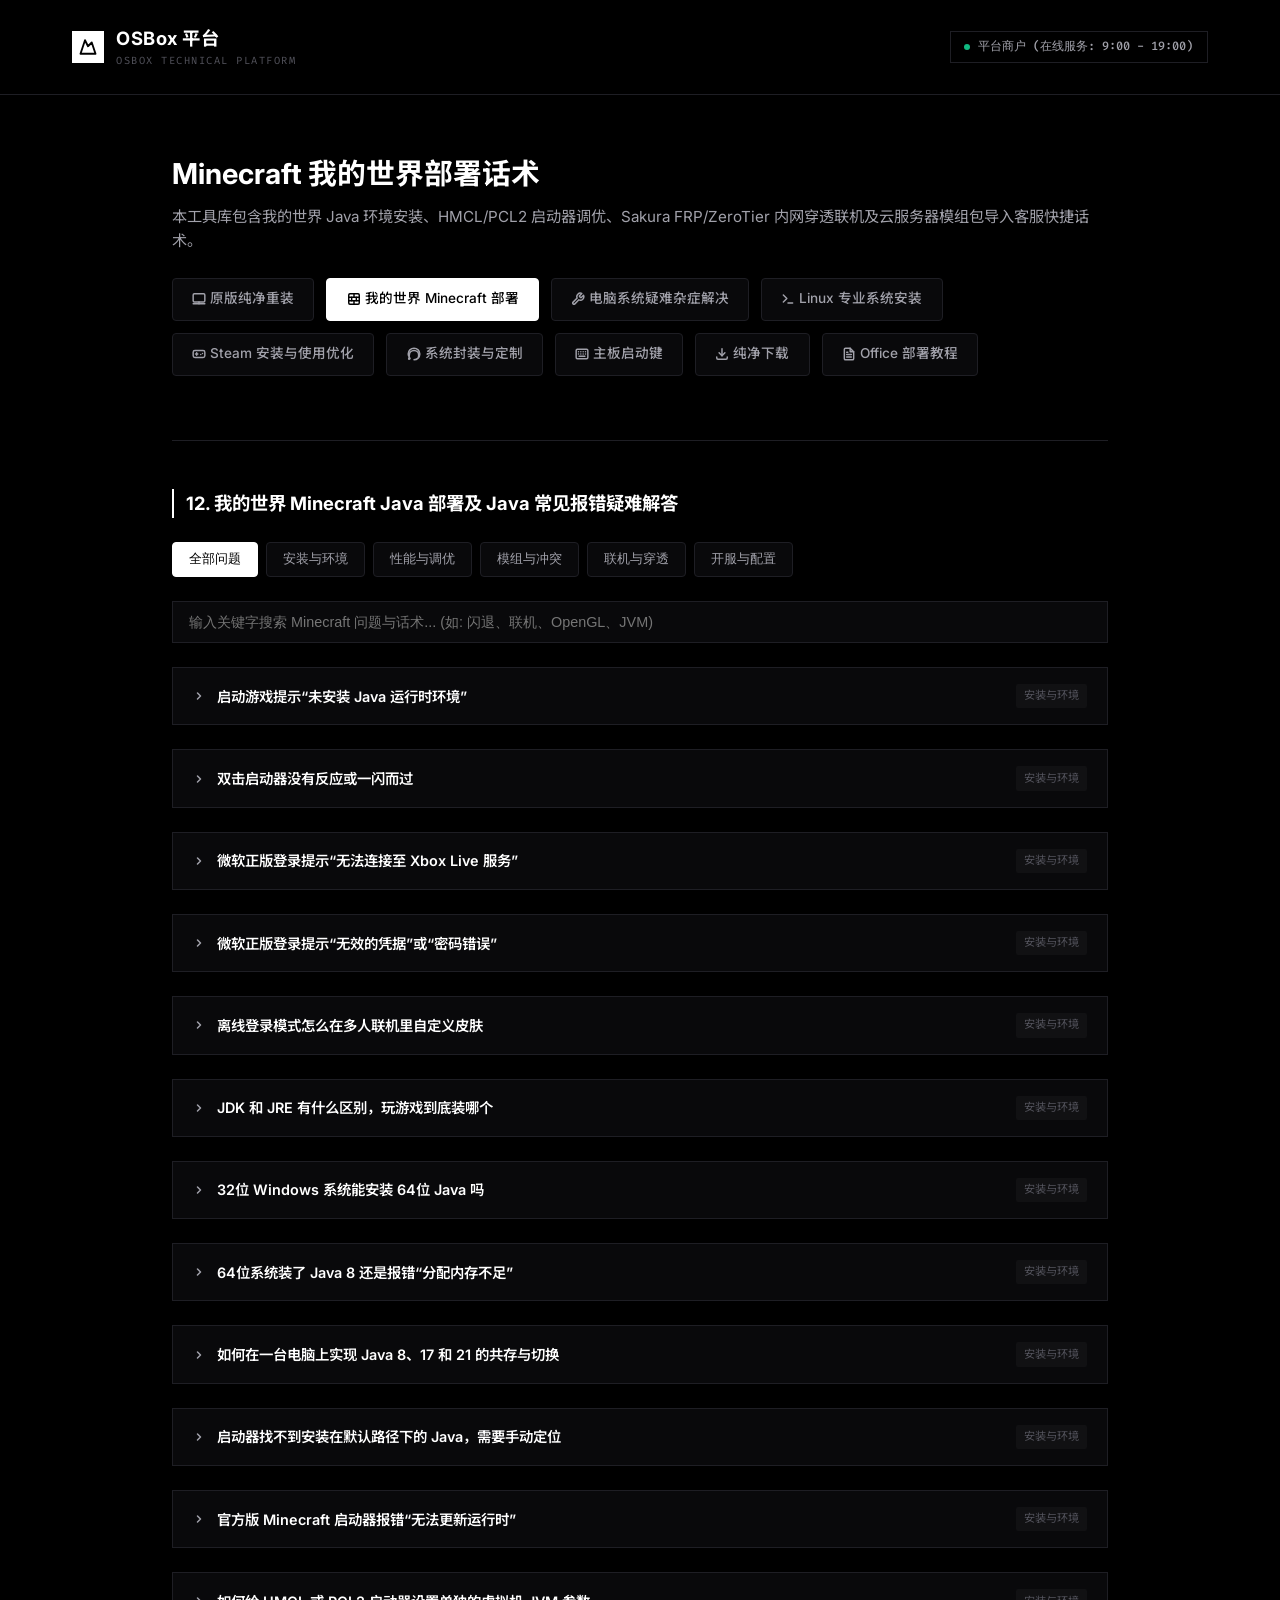
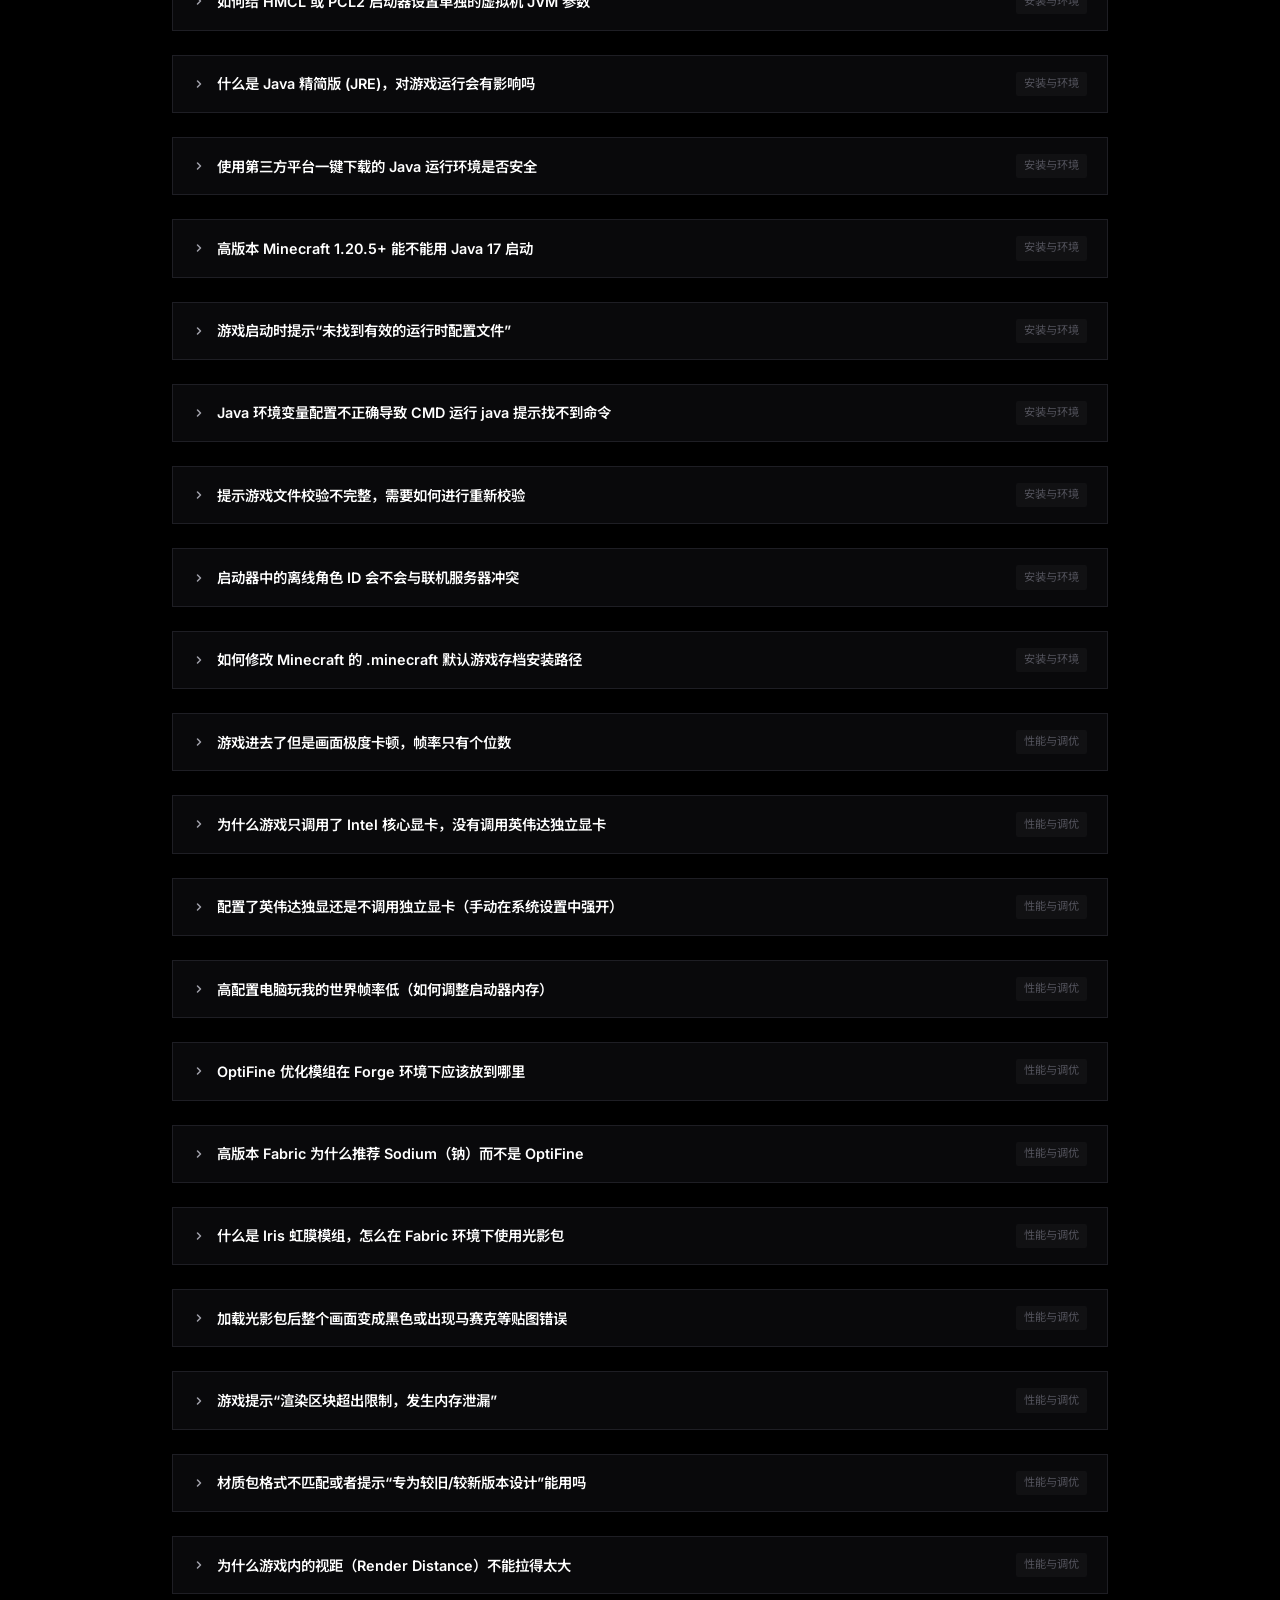
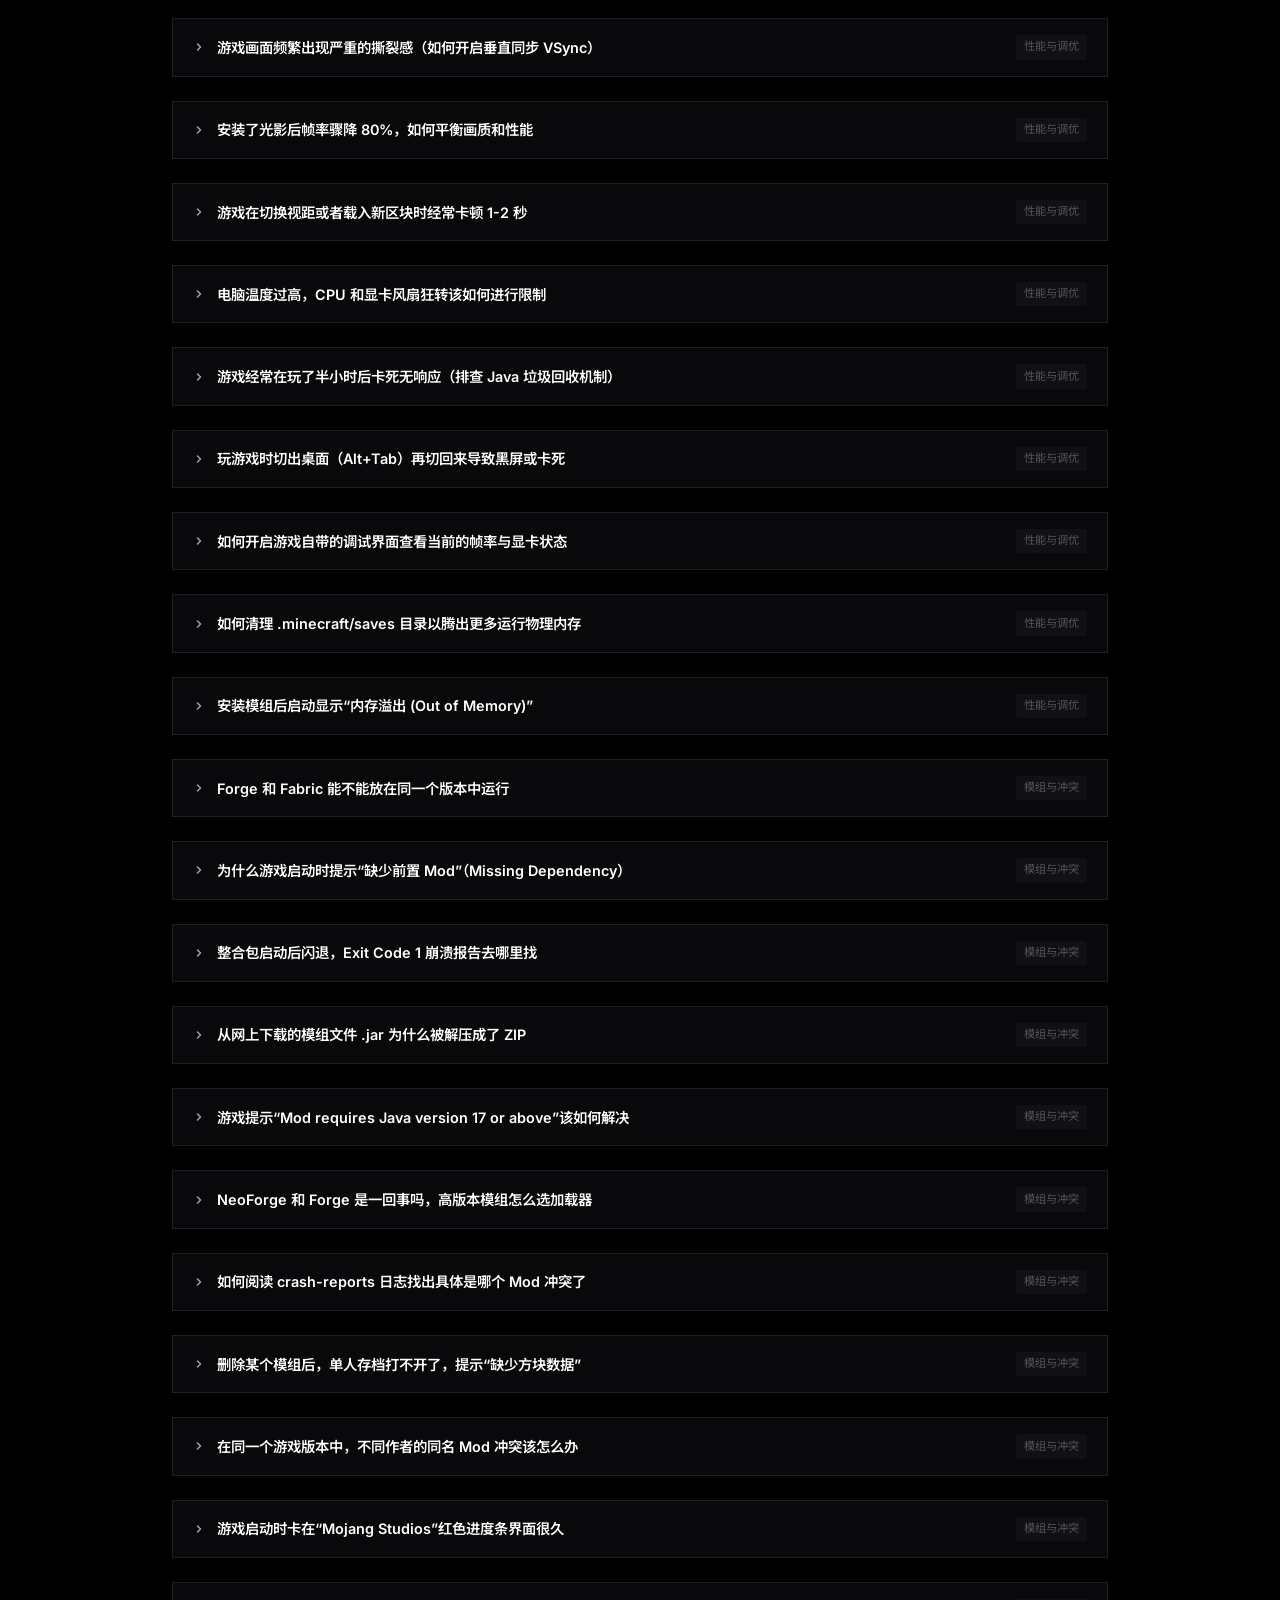
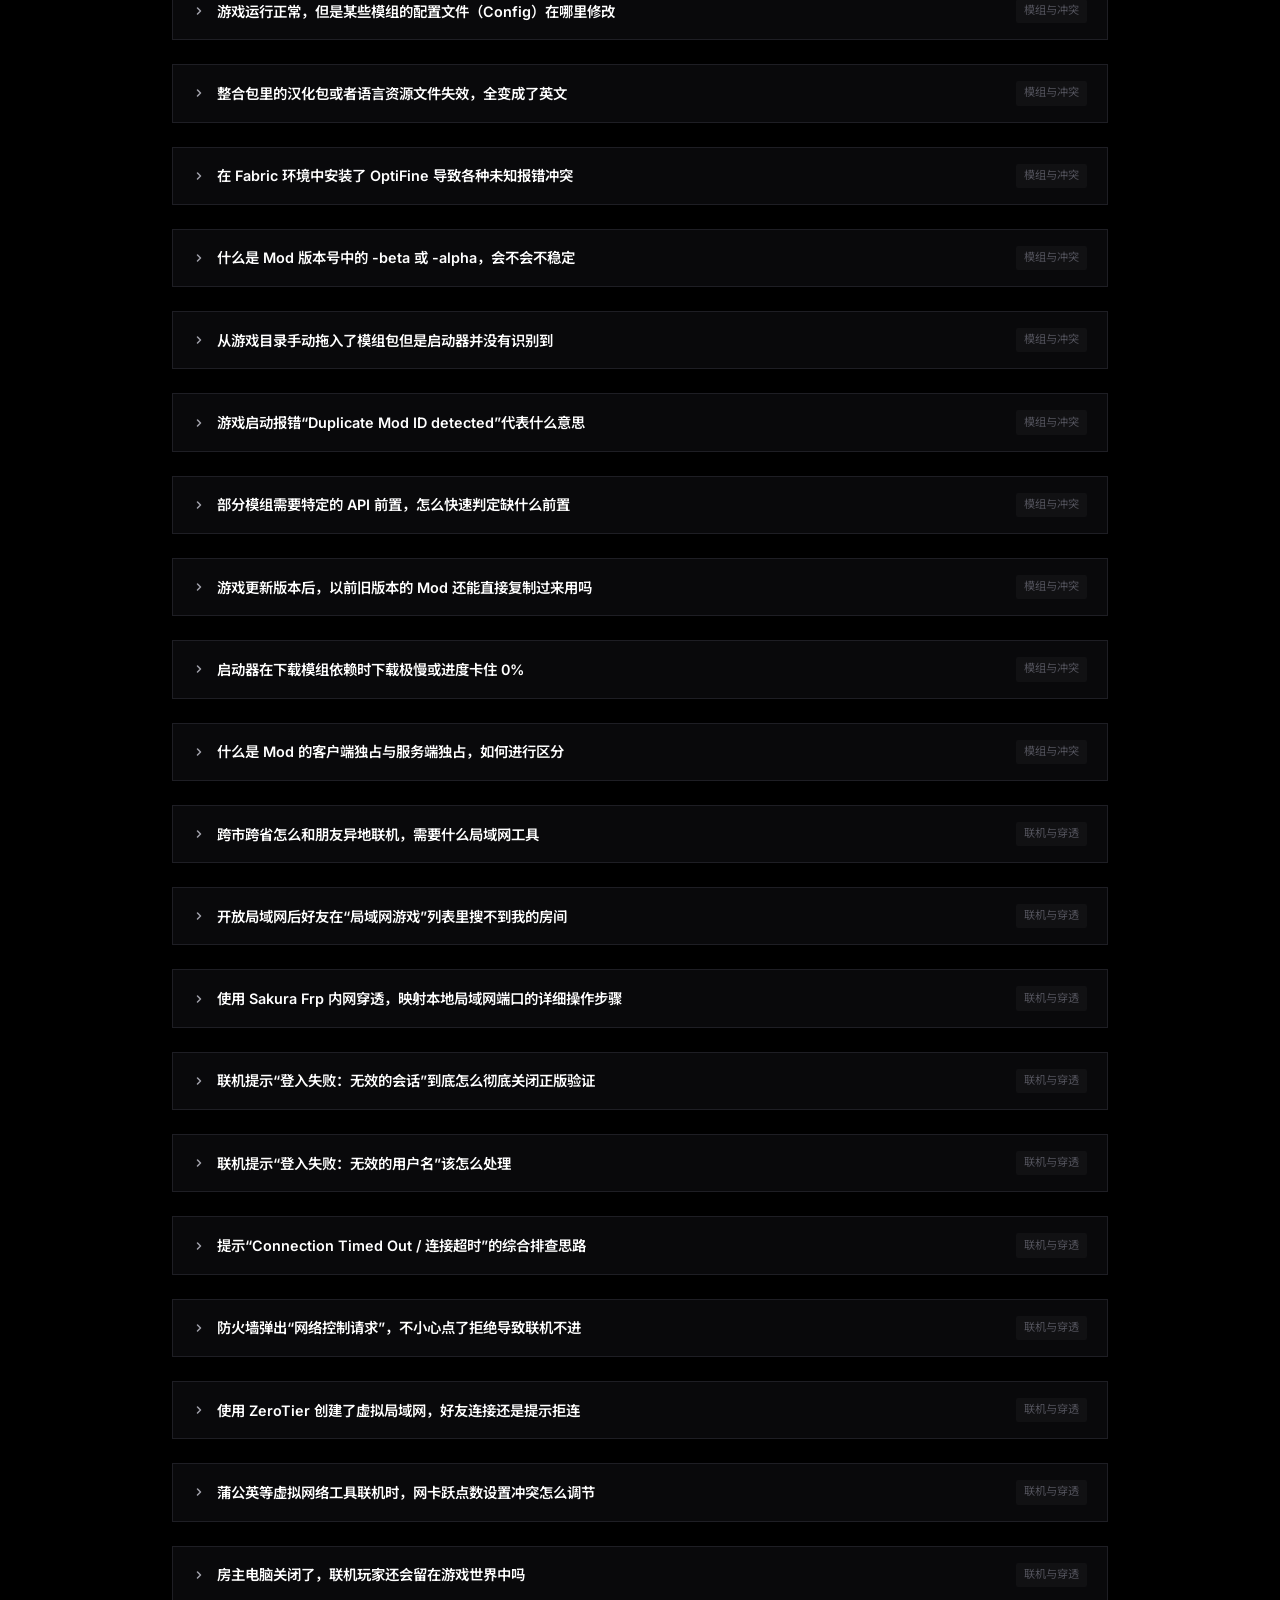
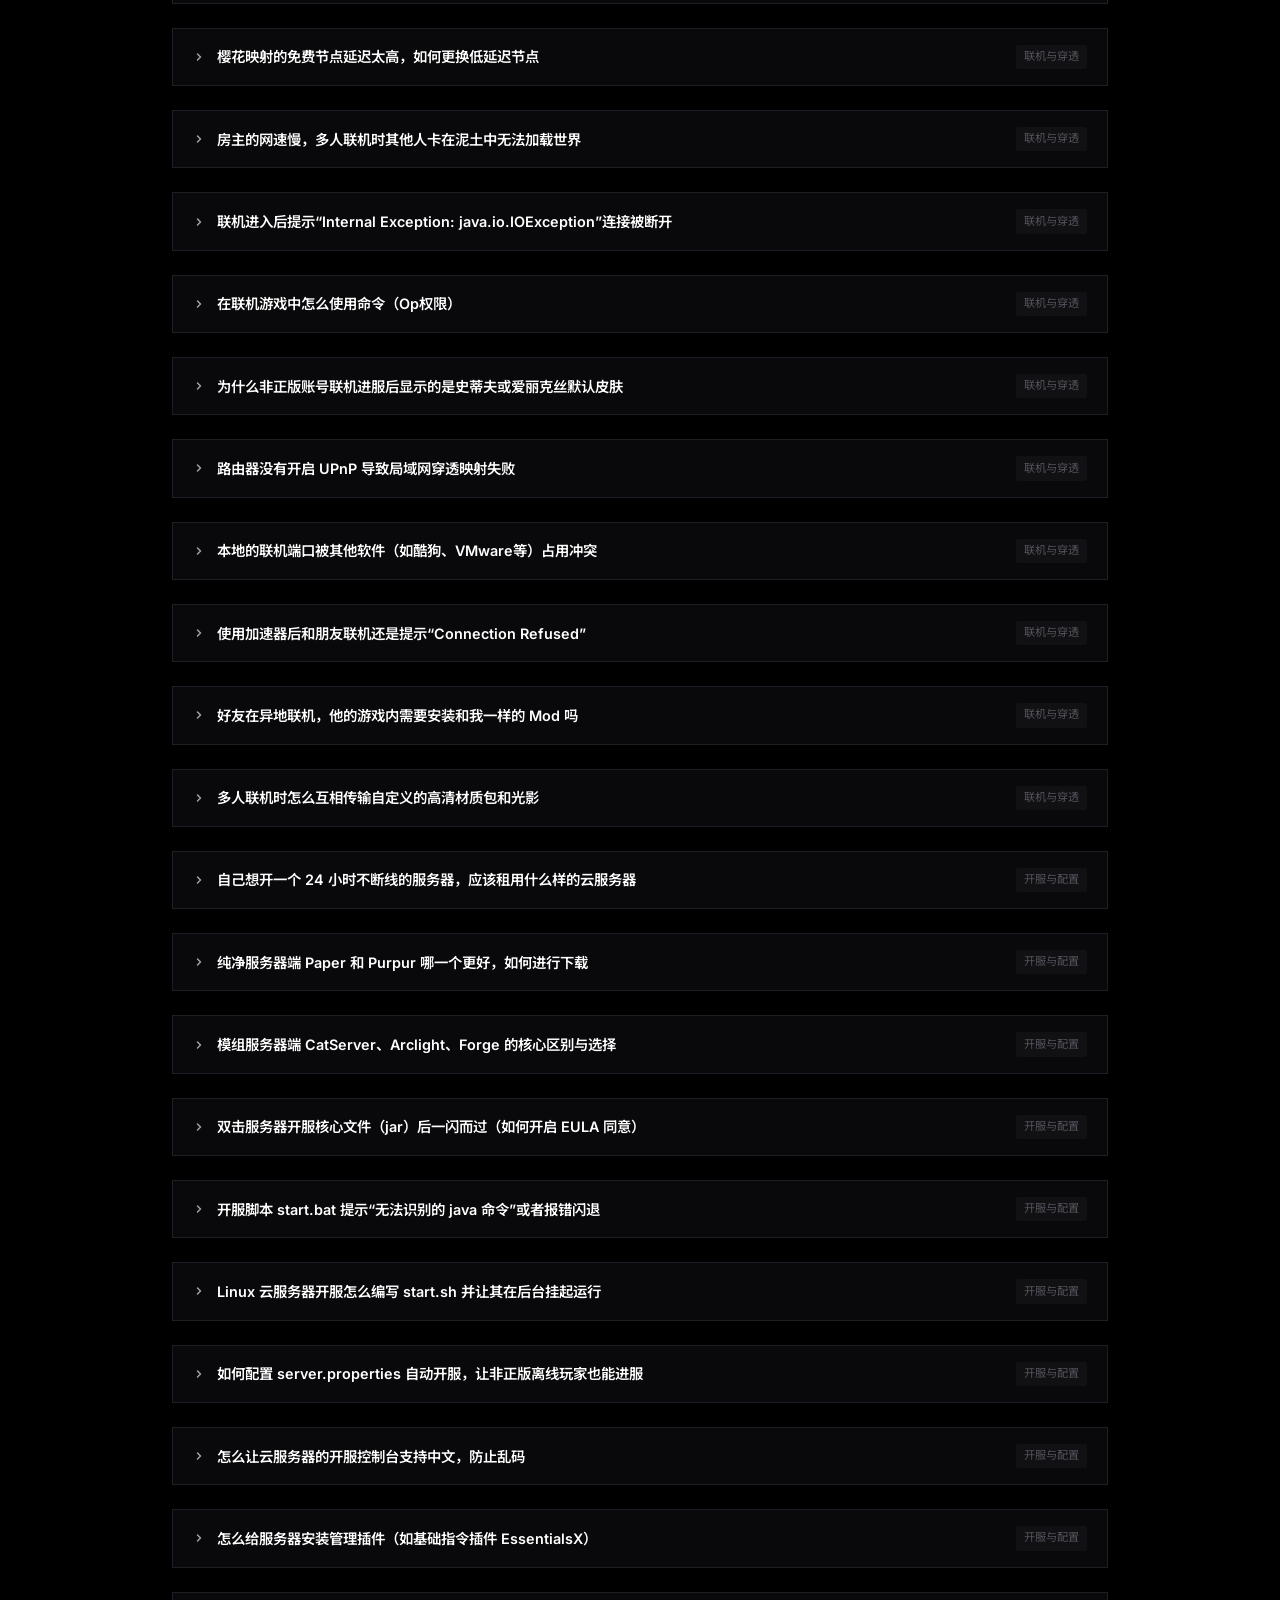
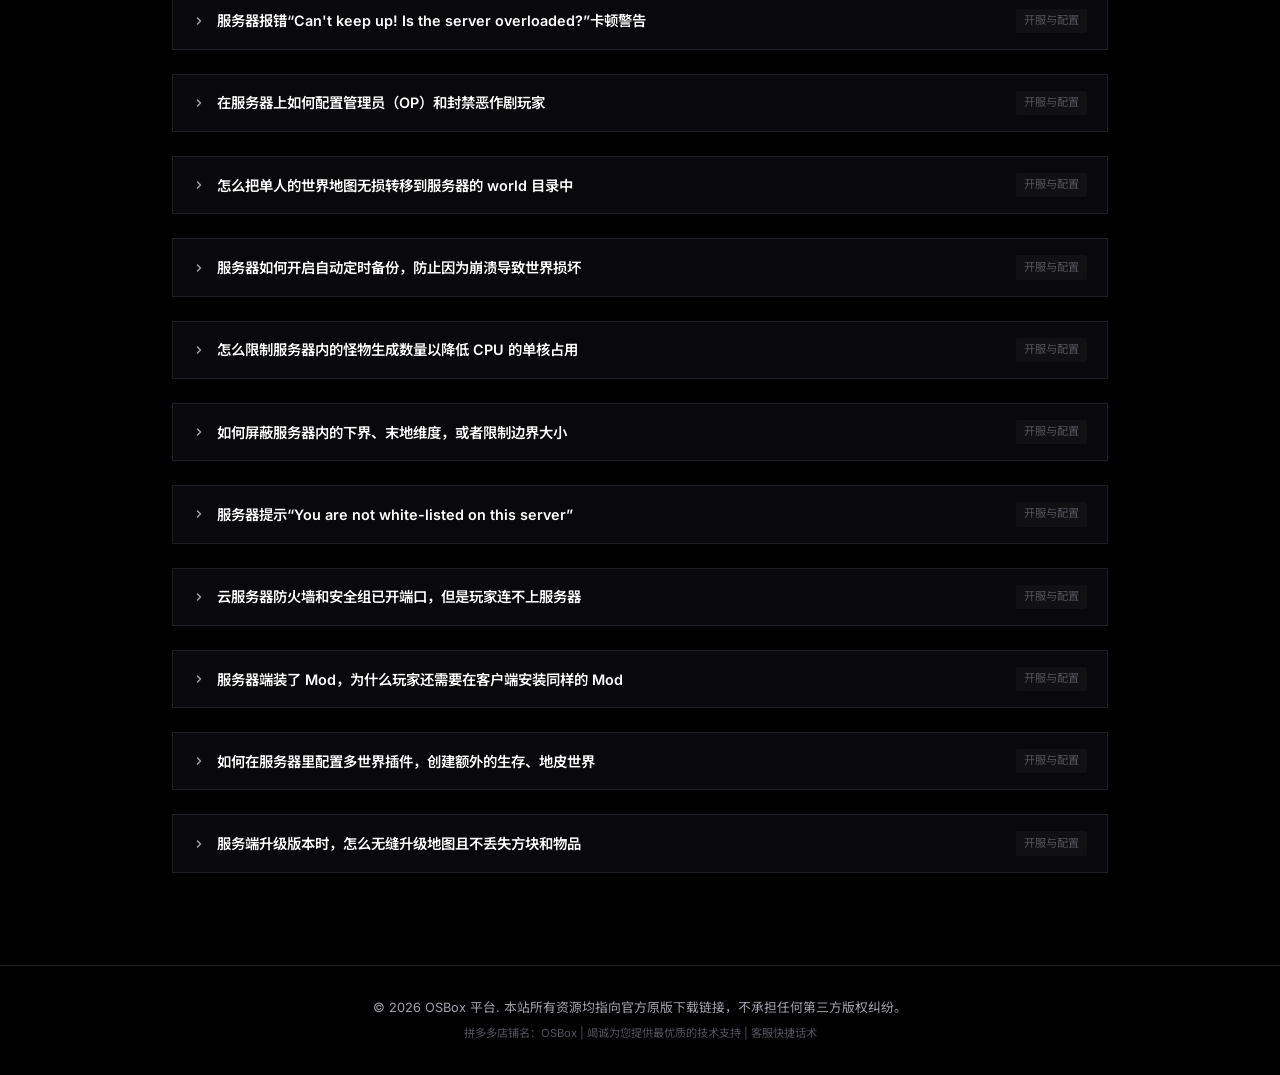
<file: minecraft.html>
<!DOCTYPE html>
<html lang="zh-CN">
<head>
    <meta charset="UTF-8">
    <meta name="viewport" content="width=device-width, initial-scale=1.0">
    <title>Minecraft 我的世界部署话术 | OSBox 平台</title>
    <link rel="stylesheet" href="styles.css">
    <link rel="preconnect" href="https://fonts.googleapis.com">
    <link rel="preconnect" href="https://fonts.gstatic.com" crossorigin>
    <link href="https://fonts.googleapis.com/css2?family=Fira+Code:wght@400;500&family=Inter:wght@300;400;500;600;700&family=Noto+Sans+SC:wght@300;400;500;700&display=swap" rel="stylesheet">
    <style>
        .kefu-container {
            max-width: 1000px;
            margin: 3.5rem auto;
            padding: 0 2rem;
        }
        .kefu-header {
            border-bottom: 1px solid var(--border-color);
            padding-bottom: 2rem;
            margin-bottom: 3rem;
        }
        .kefu-header h2 {
            font-size: 1.8rem;
            font-weight: 700;
            color: #ffffff;
            margin-bottom: 0.5rem;
        }
        .kefu-header p {
            color: var(--text-secondary);
            font-size: 0.95rem;
        }
        .kefu-section {
            margin-bottom: 3.5rem;
        }
        .kefu-section-title {
            font-size: 1.15rem;
            font-weight: 700;
            color: #ffffff;
            border-left: 2px solid #ffffff;
            padding-left: 0.75rem;
            margin-bottom: 1.5rem;
            font-family: var(--font-sans);
        }
        .script-row {
            display: flex;
            align-items: flex-start;
            justify-content: space-between;
            background: var(--bg-secondary);
            border: 1px solid var(--border-color);
            padding: 1.25rem 1.5rem;
            margin-bottom: 1rem;
            gap: 1.5rem;
            transition: var(--transition-fast);
        }
        .script-row:hover {
            border-color: var(--border-hover);
            background: #121214;
        }
        .script-info {
            flex: 1;
            display: flex;
            flex-direction: column;
            gap: 0.5rem;
        }
        .script-desc {
            font-size: 0.75rem;
            color: var(--text-muted);
            font-weight: 600;
            text-transform: uppercase;
            letter-spacing: 0.5px;
        }
        .script-content {
            font-size: 0.9rem;
            color: var(--text-primary);
            line-height: 1.5;
            white-space: pre-wrap;
            font-family: var(--font-sans);
        }
        .copy-btn {
            background: #ffffff;
            color: #000000;
            border: 1px solid #ffffff;
            padding: 0.5rem 1rem;
            font-size: 0.8rem;
            font-weight: 600;
            cursor: pointer;
            transition: var(--transition-fast);
            white-space: nowrap;
        }
        .copy-btn:hover {
            background: #e4e4e7;
            border-color: #e4e4e7;
        }
    
        /* 商品快捷导航 */
        .category-nav {
            display: flex;
            flex-wrap: wrap;
            gap: 0.75rem;
            margin-top: 1.5rem;
        }
        .category-nav-item {
            display: inline-flex;
            align-items: center;
            background: var(--bg-secondary);
            border: 1px solid var(--border-color);
            color: var(--text-secondary);
            padding: 0.6rem 1.2rem;
            font-size: 0.85rem;
            font-weight: 500;
            text-decoration: none;
            transition: var(--transition-fast);
            cursor: pointer;
            border-radius: 4px;
        }
        .category-nav-item:hover {
            color: #ffffff;
            border-color: var(--border-hover);
            background: #121214;
            transform: translateY(-1px);
        }
        .category-nav-item:active {
            transform: translateY(0);
        }
        
        /* 平滑滚动与偏移 */
        html {
            scroll-behavior: smooth;
        }
        .kefu-section {
            scroll-margin-top: 7.5rem;
        }
        /* 选项卡按钮 */
        .os-tab-btn {
            background: var(--bg-secondary);
            color: var(--text-secondary);
            border: 1px solid var(--border-color);
            padding: 0.5rem 1rem;
            font-size: 0.8rem;
            font-weight: 500;
            cursor: pointer;
            transition: var(--transition-fast);
            border-radius: 4px;
        }
        .os-tab-btn:hover {
            color: #ffffff;
            border-color: var(--border-hover);
        }
        .os-tab-btn.active {
            background: #ffffff;
            color: #000000;
            border-color: #ffffff;
        }
</style>
</head>
<body class="kefu-page">
    <!-- 头部横幅区 -->
    <header class="app-header">
        <div class="header-container">
            <div class="brand" onclick="window.location.href='index.html'" style="cursor: pointer;">
                <span class="logo-icon">
                    <svg viewBox="0 0 24 24" fill="none" stroke="currentColor" stroke-width="2.5" stroke-linecap="round" stroke-linejoin="round"><path d="m8 3 4 8 5-5 5 15H2L8 3z"/></svg>
                </span>
                <div class="brand-text">
                    <h1>OSBox 平台</h1>
                    <p>OSBox Technical Platform</p>
                </div>
            </div>
            <div class="store-badge">
                <span class="badge-status"></span>
                <span>平台商户 (在线服务: 9:00 - 19:00)</span>
            </div>
        </div>
    </header>

    <main class="kefu-container">
        <div class="kefu-header">
            <h2>Minecraft 我的世界部署话术</h2>
            <p>本工具库包含我的世界 Java 环境安装、HMCL/PCL2 启动器调优、Sakura FRP/ZeroTier 内网穿透联机及云服务器模组包导入客服快捷话术。</p>
            
            <!-- 快捷商品导航 -->
            <div class="category-nav">
                <a href="os-install.html" class="category-nav-item"><svg width="14" height="14" viewBox="0 0 24 24" fill="none" stroke="currentColor" stroke-width="2.5" stroke-linecap="round" stroke-linejoin="round" style="vertical-align: middle; margin-right: 4px; display: inline-block;"><rect x="2" y="3" width="20" height="14" rx="2" ry="2"></rect><line x1="2" y1="20" x2="22" y2="20"></line><line x1="12" y1="17" x2="12" y2="20"></line></svg>原版纯净重装</a>
                <a href="minecraft.html" class="category-nav-item active"><svg width="14" height="14" viewBox="0 0 24 24" fill="none" stroke="currentColor" stroke-width="2.5" stroke-linecap="round" stroke-linejoin="round" style="vertical-align: middle; margin-right: 4px; display: inline-block;"><rect x="3" y="3" width="18" height="18" rx="2" ry="2"></rect><line x1="3" y1="9" x2="21" y2="9"></line><line x1="3" y1="15" x2="21" y2="15"></line><line x1="12" y1="3" x2="12" y2="9"></line><line x1="8" y1="9" x2="8" y2="15"></line><line x1="16" y1="9" x2="16" y2="15"></line><line x1="12" y1="15" x2="12" y2="21"></line></svg>我的世界 Minecraft 部署</a>
                <a href="trouble.html" class="category-nav-item"><svg width="14" height="14" viewBox="0 0 24 24" fill="none" stroke="currentColor" stroke-width="2.5" stroke-linecap="round" stroke-linejoin="round" style="vertical-align: middle; margin-right: 4px; display: inline-block;"><path d="M14.7 6.3a1 1 0 0 0 0 1.4l1.6 1.6a1 1 0 0 0 1.4 0l3.77-3.77a6 6 0 0 1-7.94 7.94l-6.91 6.91a2.12 2.12 0 0 1-3-3l6.91-6.91a6 6 0 0 1 7.94-7.94l-3.76 3.76z"></path></svg>电脑系统疑难杂症解决</a>
                <a href="linux.html" class="category-nav-item"><svg width="14" height="14" viewBox="0 0 24 24" fill="none" stroke="currentColor" stroke-width="2.5" stroke-linecap="round" stroke-linejoin="round" style="vertical-align: middle; margin-right: 4px; display: inline-block;"><polyline points="4 17 10 11 4 5"></polyline><line x1="12" y1="19" x2="20" y2="19"></line></svg>Linux 专业系统安装</a>
                <a href="steam.html" class="category-nav-item"><svg width="14" height="14" viewBox="0 0 24 24" fill="none" stroke="currentColor" stroke-width="2.5" stroke-linecap="round" stroke-linejoin="round" style="vertical-align: middle; margin-right: 4px; display: inline-block;"><line x1="6" y1="12" x2="10" y2="12"></line><line x1="8" y1="10" x2="8" y2="14"></line><line x1="15" y1="13" x2="15.01" y2="13"></line><line x1="18" y1="11" x2="18.01" y2="11"></line><rect x="2" y="6" width="20" height="12" rx="3"></rect></svg>Steam 安装与使用优化</a>
                <a href="custom.html" class="category-nav-item"><svg width="14" height="14" viewBox="0 0 24 24" fill="none" stroke="currentColor" stroke-width="2.5" stroke-linecap="round" stroke-linejoin="round" style="vertical-align: middle; margin-right: 4px; display: inline-block;"><path d="M12 22C17.5228 22 22 17.5228 22 12C22 6.47715 17.5228 2 12 2C6.47715 2 2 6.47715 2 12C2 14.7255 3.09032 17.1962 4.85857 19C5.3434 19.49 5.25302 20.3015 4.80169 20.7528C4.54244 21.0121 4.19502 21.1522 3.8272 21.1522C3.12513 21.1522 2.65147 20.4879 2.91574 19.8373C3.6067 18.134 4 16.126 4 14C4 9.58172 7.58172 6 12 6C16.4183 6 20 9.58172 20 14C20 18.4183 16.4183 22 12 22Z"></path></svg>系统封装与定制</a>
                <a href="boot-keys.html" class="category-nav-item"><svg width="14" height="14" viewBox="0 0 24 24" fill="none" stroke="currentColor" stroke-width="2.5" stroke-linecap="round" stroke-linejoin="round" style="vertical-align: middle; margin-right: 4px; display: inline-block;"><rect x="2" y="4" width="20" height="16" rx="2" ry="2"></rect><line x1="6" y1="8" x2="6.01" y2="8"></line><line x1="10" y1="8" x2="10.01" y2="8"></line><line x1="14" y1="8" x2="14.01" y2="8"></line><line x1="18" y1="8" x2="18.01" y2="8"></line><line x1="6" y1="12" x2="6.01" y2="12"></line><line x1="10" y1="12" x2="10.01" y2="12"></line><line x1="14" y1="12" x2="14.01" y2="12"></line><line x1="18" y1="12" x2="18.01" y2="12"></line><line x1="7" y1="16" x2="17" y2="16"></line></svg>主板启动键</a>
                <a href="downloads.html" class="category-nav-item"><svg width="14" height="14" viewBox="0 0 24 24" fill="none" stroke="currentColor" stroke-width="2.5" stroke-linecap="round" stroke-linejoin="round" style="vertical-align: middle; margin-right: 4px; display: inline-block;"><polyline points="17 10 12 15 7 10"></polyline><line x1="12" y1="15" x2="12" y2="3"></line><path d="M21 17v2a2 2 0 0 1-2 2H5a2 2 0 0 1-2-2v-2"></path></svg>纯净下载</a>
                <a href="office.html" class="category-nav-item"><svg width="14" height="14" viewBox="0 0 24 24" fill="none" stroke="currentColor" stroke-width="2.5" stroke-linecap="round" stroke-linejoin="round" style="vertical-align: middle; margin-right: 4px; display: inline-block;"><path d="M14 2H6a2 2 0 0 0-2 2v16a2 2 0 0 0 2 2h12a2 2 0 0 0 2-2V8z"></path><polyline points="14 2 14 8 20 8"></polyline><line x1="16" y1="13" x2="8" y2="13"></line><line x1="16" y1="17" x2="8" y2="17"></line><polyline points="10 9 9 9 8 9"></polyline></svg>Office 部署教程</a>
            </div>
        </div>

        <!-- 12. 我的世界 Minecraft Java 部署及 Java 常见报错疑难解答 -->
        <div class="kefu-section" id="section-minecraft">
            <div class="kefu-section-title">12. 我的世界 Minecraft Java 部署及 Java 常见报错疑难解答</div>
            
            <!-- 分类选项卡 -->
            <div class="os-tab-container" id="mc-tabs" style="margin-bottom: 1.5rem; display: flex; flex-wrap: wrap; gap: 0.5rem;">
                <!-- JS 动态生成 -->
            </div>

            <!-- 实时搜索输入框 -->
            <div style="margin-bottom: 1.5rem;">
                <input type="text" id="mc-search" placeholder="输入关键字搜索 Minecraft 问题与话术... (如: 闪退、联机、OpenGL、JVM)" 
                       style="width: 100%; padding: 0.75rem 1rem; background: var(--bg-secondary); border: 1px solid var(--border-color); color: #ffffff; font-size: 0.9rem; outline: none; transition: var(--transition-fast);" />
            </div>

            <!-- 话术折叠列表容器 -->
            <div id="mc-qa-list" style="display: flex; flex-direction: column; gap: 0.75rem;">
                <!-- JS 动态渲染 -->
            </div>
        </div>

        </main>

    <!-- 浮动 Toast 提示 -->
    <div id="toast" class="toast">复制成功</div>

    <!-- 页脚 -->
    <footer class="app-footer">
        <div class="footer-container">
            <p>&copy; 2026 OSBox 平台. 本站所有资源均指向官方原版下载链接，不承担任何第三方版权纠纷。</p>
            <p class="muted">拼多多店铺名：OSBox | 竭诚为您提供最优质的技术支持 | <a href="kefu.html" style="color: var(--text-muted); text-decoration: none;">客服快捷话术</a></p>
        </div>
    </footer>

    <script src="mc-data.js"></script>
    <script src="script.js"></script>
    <script>
    (function() {
        const categories = {
            'all': '全部问题',
            'install': '安装与环境',
            'performance': '性能与调优',
            'mods': '模组与冲突',
            'multiplayer': '联机与穿透',
            'server': '开服与配置'
        };

        let activeCategory = 'all';
        let searchQuery = '';

        const tabsContainer = document.getElementById('mc-tabs');
        const searchInput = document.getElementById('mc-search');
        const qaListContainer = document.getElementById('mc-qa-list');

        function initTabs() {
            tabsContainer.innerHTML = '';
            Object.keys(categories).forEach(cat => {
                const btn = document.createElement('button');
                btn.className = `os-tab-btn ${cat === activeCategory ? 'active' : ''}`;
                btn.textContent = categories[cat];
                btn.addEventListener('click', () => {
                    activeCategory = cat;
                    document.querySelectorAll('#mc-tabs .os-tab-btn').forEach(b => b.classList.remove('active'));
                    btn.classList.add('active');
                    renderQA();
                });
                tabsContainer.appendChild(btn);
            });
        }

        function renderQA() {
            qaListContainer.innerHTML = '';
            
            const filtered = MC_QA_DB.filter(item => {
                const matchCategory = activeCategory === 'all' || item.category === activeCategory;
                const matchSearch = !searchQuery || 
                    item.title.toLowerCase().includes(searchQuery) || 
                    item.content.toLowerCase().includes(searchQuery);
                return matchCategory && matchSearch;
            });

            if (filtered.length === 0) {
                qaListContainer.innerHTML = '<div style="color: var(--text-muted); font-size: 0.9rem; text-align: center; padding: 2rem; border: 1px dashed var(--border-color);">没有找到匹配的我的世界话术问题</div>';
                return;
            }

            filtered.forEach(item => {
                const row = document.createElement('div');
                row.className = 'script-row';
                row.style.flexDirection = 'column';
                row.style.alignItems = 'stretch';
                row.style.padding = '0';
                row.style.border = '1px solid var(--border-color)';
                row.style.marginBottom = '0.75rem';

                // Header
                const header = document.createElement('div');
                header.style.display = 'flex';
                header.style.alignItems = 'center';
                header.style.justifyContent = 'space-between';
                header.style.padding = '1rem 1.25rem';
                header.style.cursor = 'pointer';
                header.style.userSelect = 'none';

                const left = document.createElement('div');
                left.style.display = 'flex';
                left.style.alignItems = 'center';
                left.style.gap = '0.75rem';
                left.style.flex = '1';

                const arrow = document.createElement('span');
                arrow.style.display = 'inline-flex';
                arrow.style.alignItems = 'center';
                arrow.style.transition = 'transform 0.2s ease';
                arrow.innerHTML = `<svg width="12" height="12" viewBox="0 0 24 24" fill="none" stroke="currentColor" stroke-width="3" stroke-linecap="round" stroke-linejoin="round" style="color: var(--text-secondary);"><polyline points="9 18 15 12 9 6"></polyline></svg>`;

                const title = document.createElement('span');
                title.style.fontSize = '0.9rem';
                title.style.fontWeight = '600';
                title.style.color = '#ffffff';
                title.textContent = item.title;

                left.appendChild(arrow);
                left.appendChild(title);

                const badge = document.createElement('span');
                badge.style.fontSize = '0.7rem';
                badge.style.color = 'var(--text-muted)';
                badge.style.background = 'rgba(255, 255, 255, 0.03)';
                badge.style.padding = '0.2rem 0.5rem';
                badge.style.borderRadius = '2px';
                badge.textContent = categories[item.category];

                header.appendChild(left);
                header.appendChild(badge);

                // Body
                const body = document.createElement('div');
                body.style.display = 'none';
                body.style.borderTop = '1px solid var(--border-color)';
                body.style.padding = '1.25rem';
                body.style.background = 'rgba(0, 0, 0, 0.15)';

                const desc = document.createElement('span');
                desc.className = 'script-desc';
                desc.style.display = 'block';
                desc.style.marginBottom = '0.5rem';
                desc.textContent = categories[item.category] + ' / ' + item.id;

                const content = document.createElement('div');
                content.className = 'script-content';
                content.id = item.id;
                content.textContent = item.content;

                const btnContainer = document.createElement('div');
                btnContainer.style.display = 'flex';
                btnContainer.style.justifyContent = 'flex-end';
                btnContainer.style.marginTop = '1rem';

                const copyBtn = document.createElement('button');
                copyBtn.className = 'copy-btn';
                copyBtn.textContent = '一键复制';
                copyBtn.addEventListener('click', (e) => {
                    e.stopPropagation();
                    copyText(item.id);
                });

                btnContainer.appendChild(copyBtn);
                body.appendChild(desc);
                body.appendChild(content);
                body.appendChild(btnContainer);

                header.addEventListener('click', () => {
                    const isOpen = body.style.display === 'block';
                    if (isOpen) {
                        body.style.display = 'none';
                        arrow.style.transform = 'rotate(0deg)';
                    } else {
                        body.style.display = 'block';
                        arrow.style.transform = 'rotate(90deg)';
                    }
                });

                row.appendChild(header);
                row.appendChild(body);
                qaListContainer.appendChild(row);
            });
        }

        searchInput.addEventListener('input', (e) => {
            searchQuery = e.target.value.toLowerCase().trim();
            renderQA();
        });

        initTabs();
        renderQA();
    })();
    </script>
</body>
</html>
</file>
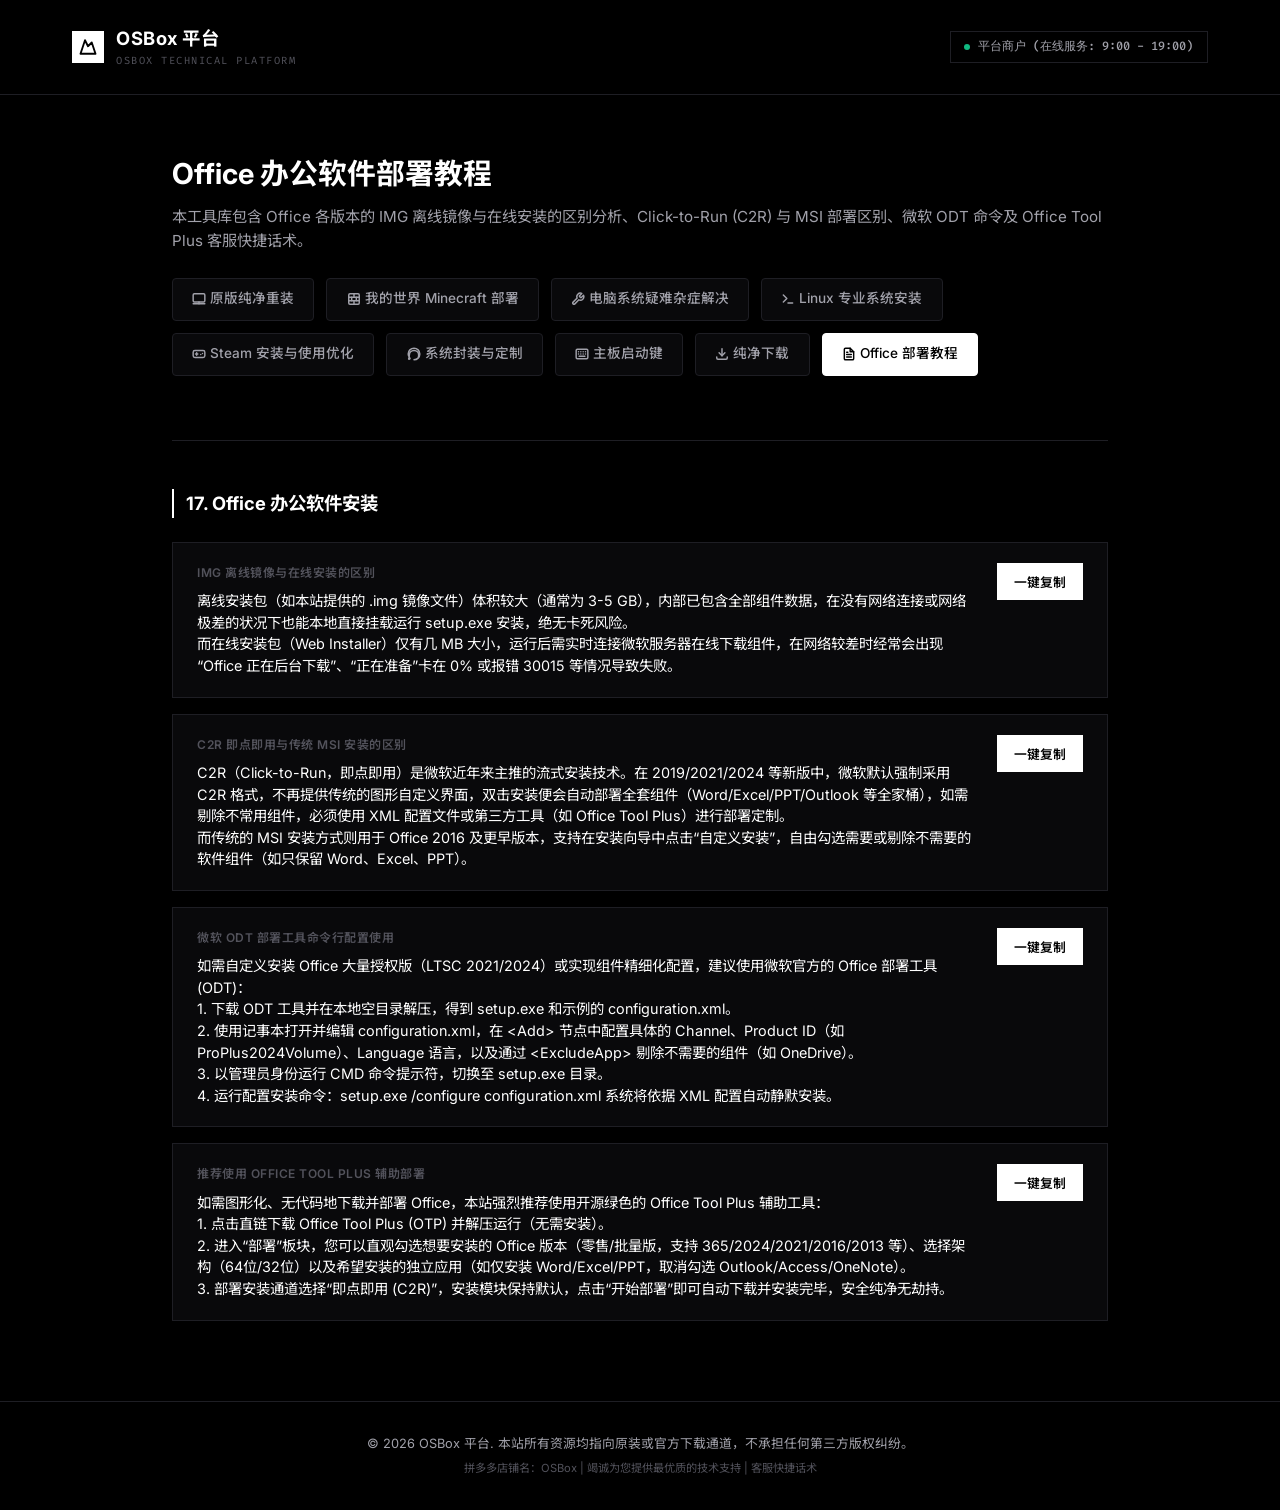
<file: office.html>
<!DOCTYPE html>
<html lang="zh-CN">
<head>
    <meta charset="UTF-8">
    <meta name="viewport" content="width=device-width, initial-scale=1.0">
    <title>Office 办公软件部署教程 | OSBox 平台</title>
    <link rel="stylesheet" href="styles.css">
    <link rel="preconnect" href="https://fonts.googleapis.com">
    <link rel="preconnect" href="https://fonts.gstatic.com" crossorigin>
    <link href="https://fonts.googleapis.com/css2?family=Fira+Code:wght@400;500&family=Inter:wght@300;400;500;600;700&family=Noto+Sans+SC:wght@300;400;500;700&display=swap" rel="stylesheet">
    <style>
        .kefu-container {
            max-width: 1000px;
            margin: 3.5rem auto;
            padding: 0 2rem;
        }
        .kefu-header {
            border-bottom: 1px solid var(--border-color);
            padding-bottom: 2rem;
            margin-bottom: 3rem;
        }
        .kefu-header h2 {
            font-size: 1.8rem;
            font-weight: 700;
            color: #ffffff;
            margin-bottom: 0.5rem;
        }
        .kefu-header p {
            color: var(--text-secondary);
            font-size: 0.95rem;
        }
        .kefu-section {
            margin-bottom: 3.5rem;
        }
        .kefu-section-title {
            font-size: 1.15rem;
            font-weight: 700;
            color: #ffffff;
            border-left: 2px solid #ffffff;
            padding-left: 0.75rem;
            margin-bottom: 1.5rem;
            font-family: var(--font-sans);
        }
        .script-row {
            display: flex;
            align-items: flex-start;
            justify-content: space-between;
            background: var(--bg-secondary);
            border: 1px solid var(--border-color);
            padding: 1.25rem 1.5rem;
            margin-bottom: 1rem;
            gap: 1.5rem;
            transition: var(--transition-fast);
        }
        .script-row:hover {
            border-color: var(--border-hover);
            background: #121214;
        }
        .script-info {
            flex: 1;
            display: flex;
            flex-direction: column;
            gap: 0.5rem;
        }
        .script-desc {
            font-size: 0.75rem;
            color: var(--text-muted);
            font-weight: 600;
            text-transform: uppercase;
            letter-spacing: 0.5px;
        }
        .script-content {
            font-size: 0.9rem;
            color: var(--text-primary);
            line-height: 1.5;
            white-space: pre-wrap;
            font-family: var(--font-sans);
        }
        .copy-btn {
            background: #ffffff;
            color: #000000;
            border: 1px solid #ffffff;
            padding: 0.5rem 1rem;
            font-size: 0.8rem;
            font-weight: 600;
            cursor: pointer;
            transition: var(--transition-fast);
            white-space: nowrap;
        }
        .copy-btn:hover {
            background: #e4e4e7;
            border-color: #e4e4e7;
        }
    
        /* 商品快捷导航 */
        .category-nav {
            display: flex;
            flex-wrap: wrap;
            gap: 0.75rem;
            margin-top: 1.5rem;
        }
        .category-nav-item {
            display: inline-flex;
            align-items: center;
            background: var(--bg-secondary);
            border: 1px solid var(--border-color);
            color: var(--text-secondary);
            padding: 0.6rem 1.2rem;
            font-size: 0.85rem;
            font-weight: 500;
            text-decoration: none;
            transition: var(--transition-fast);
            cursor: pointer;
            border-radius: 4px;
        }
        .category-nav-item:hover {
            color: #ffffff;
            border-color: var(--border-hover);
            background: #121214;
            transform: translateY(-1px);
        }
        .category-nav-item:active {
            transform: translateY(0);
        }
        
        /* 平滑滚动与偏移 */
        html {
            scroll-behavior: smooth;
        }
        .kefu-section {
            scroll-margin-top: 7.5rem;
        }
</style>
</head>
<body class="kefu-page">
    <!-- 头部横幅区 -->
    <header class="app-header">
        <div class="header-container">
            <div class="brand" onclick="window.location.href='index.html'" style="cursor: pointer;">
                <span class="logo-icon">
                    <svg viewBox="0 0 24 24" fill="none" stroke="currentColor" stroke-width="2.5" stroke-linecap="round" stroke-linejoin="round"><path d="m8 3 4 8 5-5 5 15H2L8 3z"/></svg>
                </span>
                <div class="brand-text">
                    <h1>OSBox 平台</h1>
                    <p>OSBox Technical Platform</p>
                </div>
            </div>
            <div class="store-badge">
                <span class="badge-status"></span>
                <span>平台商户 (在线服务: 9:00 - 19:00)</span>
            </div>
        </div>
    </header>

    <main class="kefu-container">
        <div class="kefu-header">
            <h2>Office 办公软件部署教程</h2>
            <p>本工具库包含 Office 各版本的 IMG 离线镜像与在线安装的区别分析、Click-to-Run (C2R) 与 MSI 部署区别、微软 ODT 命令及 Office Tool Plus 客服快捷话术。</p>
            
            <!-- 快捷商品导航 -->
            <div class="category-nav">
                <a href="os-install.html" class="category-nav-item"><svg width="14" height="14" viewBox="0 0 24 24" fill="none" stroke="currentColor" stroke-width="2.5" stroke-linecap="round" stroke-linejoin="round" style="vertical-align: middle; margin-right: 4px; display: inline-block;"><rect x="2" y="3" width="20" height="14" rx="2" ry="2"></rect><line x1="2" y1="20" x2="22" y2="20"></line><line x1="12" y1="17" x2="12" y2="20"></line></svg>原版纯净重装</a>
                <a href="minecraft.html" class="category-nav-item"><svg width="14" height="14" viewBox="0 0 24 24" fill="none" stroke="currentColor" stroke-width="2.5" stroke-linecap="round" stroke-linejoin="round" style="vertical-align: middle; margin-right: 4px; display: inline-block;"><rect x="3" y="3" width="18" height="18" rx="2" ry="2"></rect><line x1="3" y1="9" x2="21" y2="9"></line><line x1="3" y1="15" x2="21" y2="15"></line><line x1="12" y1="3" x2="12" y2="9"></line><line x1="8" y1="9" x2="8" y2="15"></line><line x1="16" y1="9" x2="16" y2="15"></line><line x1="12" y1="15" x2="12" y2="21"></line></svg>我的世界 Minecraft 部署</a>
                <a href="trouble.html" class="category-nav-item"><svg width="14" height="14" viewBox="0 0 24 24" fill="none" stroke="currentColor" stroke-width="2.5" stroke-linecap="round" stroke-linejoin="round" style="vertical-align: middle; margin-right: 4px; display: inline-block;"><path d="M14.7 6.3a1 1 0 0 0 0 1.4l1.6 1.6a1 1 0 0 0 1.4 0l3.77-3.77a6 6 0 0 1-7.94 7.94l-6.91 6.91a2.12 2.12 0 0 1-3-3l6.91-6.91a6 6 0 0 1 7.94-7.94l-3.76 3.76z"></path></svg>电脑系统疑难杂症解决</a>
                <a href="linux.html" class="category-nav-item"><svg width="14" height="14" viewBox="0 0 24 24" fill="none" stroke="currentColor" stroke-width="2.5" stroke-linecap="round" stroke-linejoin="round" style="vertical-align: middle; margin-right: 4px; display: inline-block;"><polyline points="4 17 10 11 4 5"></polyline><line x1="12" y1="19" x2="20" y2="19"></line></svg>Linux 专业系统安装</a>
                <a href="steam.html" class="category-nav-item"><svg width="14" height="14" viewBox="0 0 24 24" fill="none" stroke="currentColor" stroke-width="2.5" stroke-linecap="round" stroke-linejoin="round" style="vertical-align: middle; margin-right: 4px; display: inline-block;"><line x1="6" y1="12" x2="10" y2="12"></line><line x1="8" y1="10" x2="8" y2="14"></line><line x1="15" y1="13" x2="15.01" y2="13"></line><line x1="18" y1="11" x2="18.01" y2="11"></line><rect x="2" y="6" width="20" height="12" rx="3"></rect></svg>Steam 安装与使用优化</a>
                <a href="custom.html" class="category-nav-item"><svg width="14" height="14" viewBox="0 0 24 24" fill="none" stroke="currentColor" stroke-width="2.5" stroke-linecap="round" stroke-linejoin="round" style="vertical-align: middle; margin-right: 4px; display: inline-block;"><path d="M12 22C17.5228 22 22 17.5228 22 12C22 6.47715 17.5228 2 12 2C6.47715 2 2 6.47715 2 12C2 14.7255 3.09032 17.1962 4.85857 19C5.3434 19.49 5.25302 20.3015 4.80169 20.7528C4.54244 21.0121 4.19502 21.1522 3.8272 21.1522C3.12513 21.1522 2.65147 20.4879 2.91574 19.8373C3.6067 18.134 4 16.126 4 14C4 9.58172 7.58172 6 12 6C16.4183 6 20 9.58172 20 14C20 18.4183 16.4183 22 12 22Z"></path></svg>系统封装与定制</a>
                <a href="boot-keys.html" class="category-nav-item"><svg width="14" height="14" viewBox="0 0 24 24" fill="none" stroke="currentColor" stroke-width="2.5" stroke-linecap="round" stroke-linejoin="round" style="vertical-align: middle; margin-right: 4px; display: inline-block;"><rect x="2" y="4" width="20" height="16" rx="2" ry="2"></rect><line x1="6" y1="8" x2="6.01" y2="8"></line><line x1="10" y1="8" x2="10.01" y2="8"></line><line x1="14" y1="8" x2="14.01" y2="8"></line><line x1="18" y1="8" x2="18.01" y2="8"></line><line x1="6" y1="12" x2="6.01" y2="12"></line><line x1="10" y1="12" x2="10.01" y2="12"></line><line x1="14" y1="12" x2="14.01" y2="12"></line><line x1="18" y1="12" x2="18.01" y2="12"></line><line x1="7" y1="16" x2="17" y2="16"></line></svg>主板启动键</a>
                <a href="downloads.html" class="category-nav-item"><svg width="14" height="14" viewBox="0 0 24 24" fill="none" stroke="currentColor" stroke-width="2.5" stroke-linecap="round" stroke-linejoin="round" style="vertical-align: middle; margin-right: 4px; display: inline-block;"><polyline points="17 10 12 15 7 10"></polyline><line x1="12" y1="15" x2="12" y2="3"></line><path d="M21 17v2a2 2 0 0 1-2 2H5a2 2 0 0 1-2-2v-2"></path></svg>纯净下载</a>
                <a href="office.html" class="category-nav-item active"><svg width="14" height="14" viewBox="0 0 24 24" fill="none" stroke="currentColor" stroke-width="2.5" stroke-linecap="round" stroke-linejoin="round" style="vertical-align: middle; margin-right: 4px; display: inline-block;"><path d="M14 2H6a2 2 0 0 0-2 2v16a2 2 0 0 0 2 2h12a2 2 0 0 0 2-2V8z"></path><polyline points="14 2 14 8 20 8"></polyline><line x1="16" y1="13" x2="8" y2="13"></line><line x1="16" y1="17" x2="8" y2="17"></line><polyline points="10 9 9 9 8 9"></polyline></svg>Office 部署教程</a>
            </div>
        </div>

        <!-- 17. Office 办公软件安装 -->
        <div class="kefu-section" id="section-office">
            <div class="kefu-section-title">17. Office 办公软件安装</div>
            
            <div class="script-row">
                <div class="script-info">
                    <span class="script-desc">IMG 离线镜像与在线安装的区别</span>
                    <div class="script-content" id="office-1">离线安装包（如本站提供的 .img 镜像文件）体积较大（通常为 3-5 GB），内部已包含全部组件数据，在没有网络连接或网络极差的状况下也能本地直接挂载运行 setup.exe 安装，绝无卡死风险。
而在线安装包（Web Installer）仅有几 MB 大小，运行后需实时连接微软服务器在线下载组件，在网络较差时经常会出现“Office 正在后台下载”、“正在准备”卡在 0% 或报错 30015 等情况导致失败。</div>
                </div>
                <button class="copy-btn" onclick="copyText('office-1')">一键复制</button>
            </div>

            <div class="script-row">
                <div class="script-info">
                    <span class="script-desc">C2R 即点即用与传统 MSI 安装的区别</span>
                    <div class="script-content" id="office-2">C2R（Click-to-Run，即点即用）是微软近年来主推的流式安装技术。在 2019/2021/2024 等新版中，微软默认强制采用 C2R 格式，不再提供传统的图形自定义界面，双击安装便会自动部署全套组件（Word/Excel/PPT/Outlook 等全家桶），如需剔除不常用组件，必须使用 XML 配置文件或第三方工具（如 Office Tool Plus）进行部署定制。
而传统的 MSI 安装方式则用于 Office 2016 及更早版本，支持在安装向导中点击“自定义安装”，自由勾选需要或剔除不需要的软件组件（如只保留 Word、Excel、PPT）。</div>
                </div>
                <button class="copy-btn" onclick="copyText('office-2')">一键复制</button>
            </div>

            <div class="script-row">
                <div class="script-info">
                    <span class="script-desc">微软 ODT 部署工具命令行配置使用</span>
                    <div class="script-content" id="office-3">如需自定义安装 Office 大量授权版（LTSC 2021/2024）或实现组件精细化配置，建议使用微软官方的 Office 部署工具 (ODT)：
1. 下载 ODT 工具并在本地空目录解压，得到 setup.exe 和示例的 configuration.xml。
2. 使用记事本打开并编辑 configuration.xml，在 &lt;Add&gt; 节点中配置具体的 Channel、Product ID（如 ProPlus2024Volume）、Language 语言，以及通过 &lt;ExcludeApp&gt; 剔除不需要的组件（如 OneDrive）。
3. 以管理员身份运行 CMD 命令提示符，切换至 setup.exe 目录。
4. 运行配置安装命令：setup.exe /configure configuration.xml 系统将依据 XML 配置自动静默安装。</div>
                </div>
                <button class="copy-btn" onclick="copyText('office-3')">一键复制</button>
            </div>

            <div class="script-row">
                <div class="script-info">
                    <span class="script-desc">推荐使用 Office Tool Plus 辅助部署</span>
                    <div class="script-content" id="office-4">如需图形化、无代码地下载并部署 Office，本站强烈推荐使用开源绿色的 Office Tool Plus 辅助工具：
1. 点击直链下载 Office Tool Plus (OTP) 并解压运行（无需安装）。
2. 进入“部署”板块，您可以直观勾选想要安装的 Office 版本（零售/批量版，支持 365/2024/2021/2016/2013 等）、选择架构（64位/32位）以及希望安装的独立应用（如仅安装 Word/Excel/PPT，取消勾选 Outlook/Access/OneNote）。
3. 部署安装通道选择“即点即用 (C2R)”，安装模块保持默认，点击“开始部署”即可自动下载并安装完毕，安全纯净无劫持。</div>
                </div>
                <button class="copy-btn" onclick="copyText('office-4')">一键复制</button>
            </div>
        </div>
    </main>

    <!-- 浮动 Toast 提示 -->
    <div id="toast" class="toast">复制成功</div>

    <!-- 页脚 -->
    <footer class="app-footer">
        <div class="footer-container">
            <p>&copy; 2026 OSBox 平台. 本站所有资源均指向原装或官方下载通道，不承担任何第三方版权纠纷。</p>
            <p class="muted">拼多多店铺名：OSBox | 竭诚为您提供最优质的技术支持 | <a href="kefu.html" style="color: var(--text-muted); text-decoration: none;">客服快捷话术</a></p>
        </div>
    </footer>

    <script src="script.js"></script>
</body>
</html>
</file>
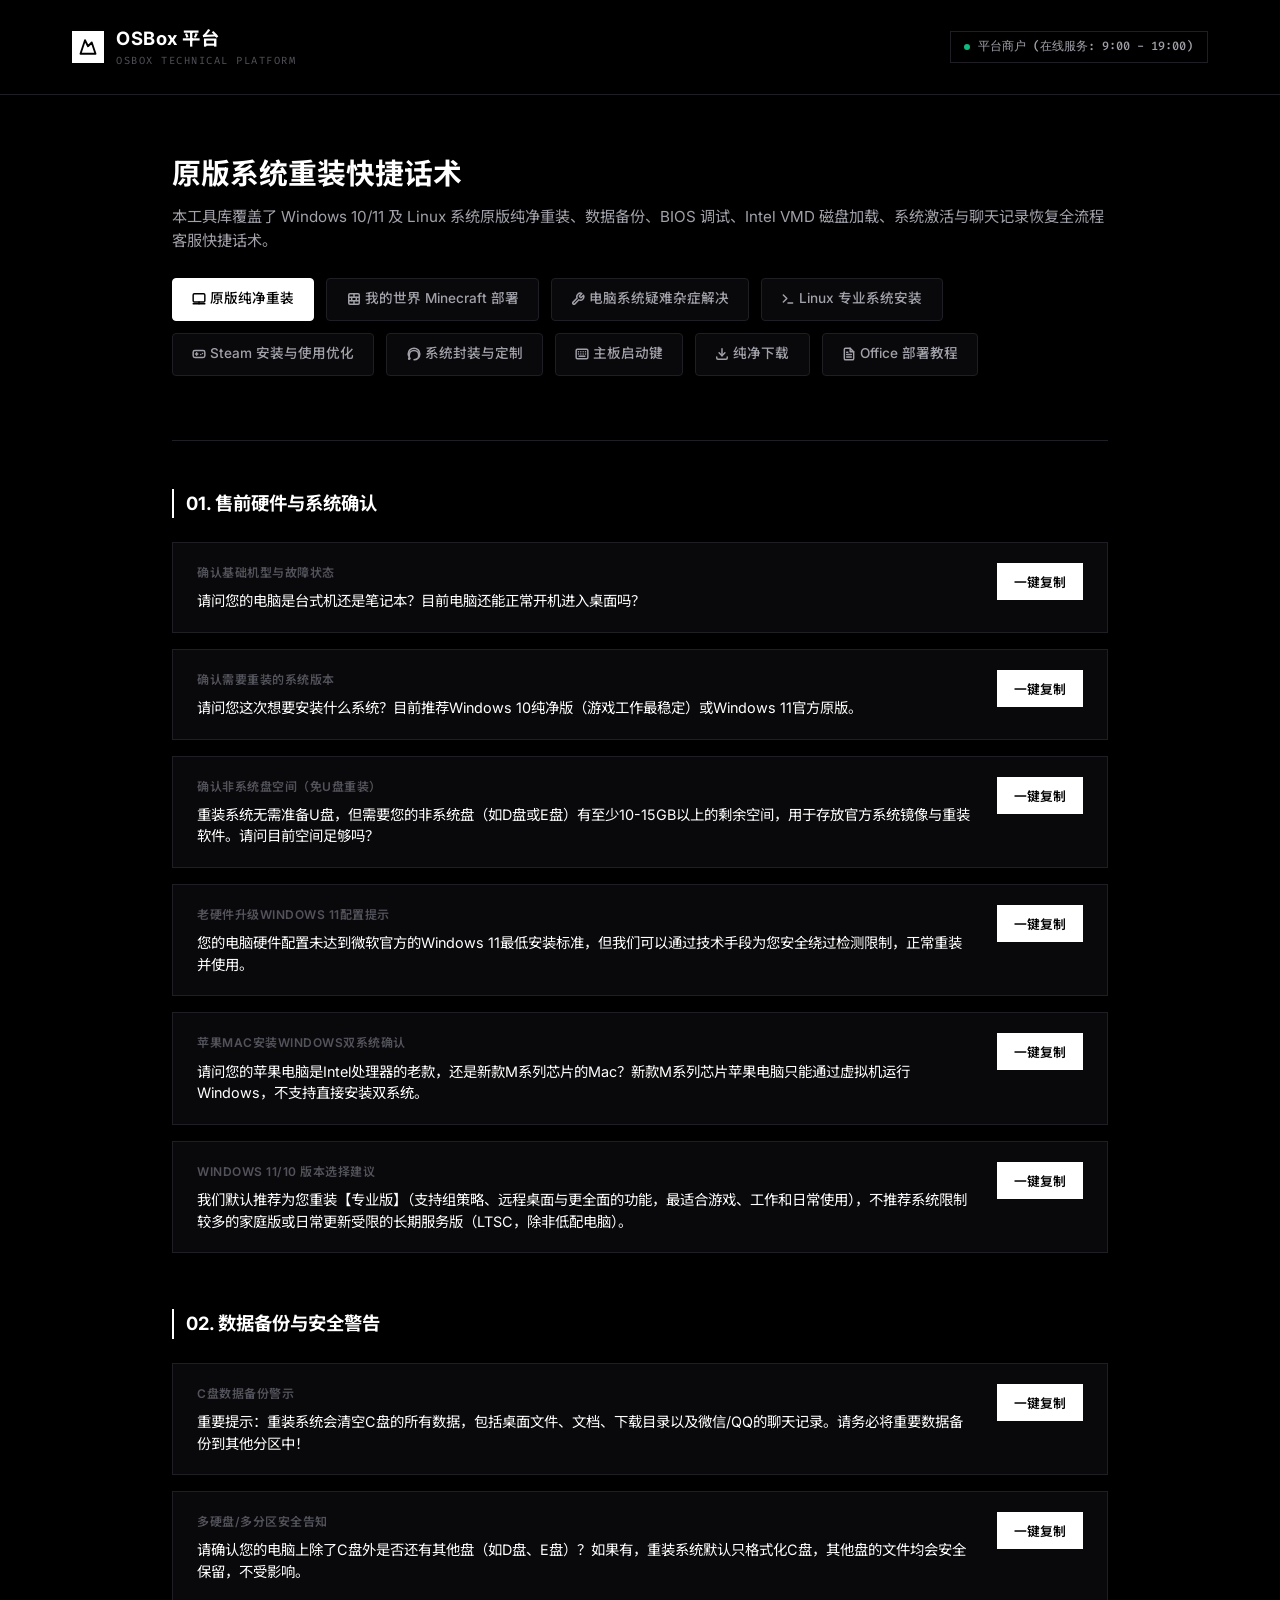
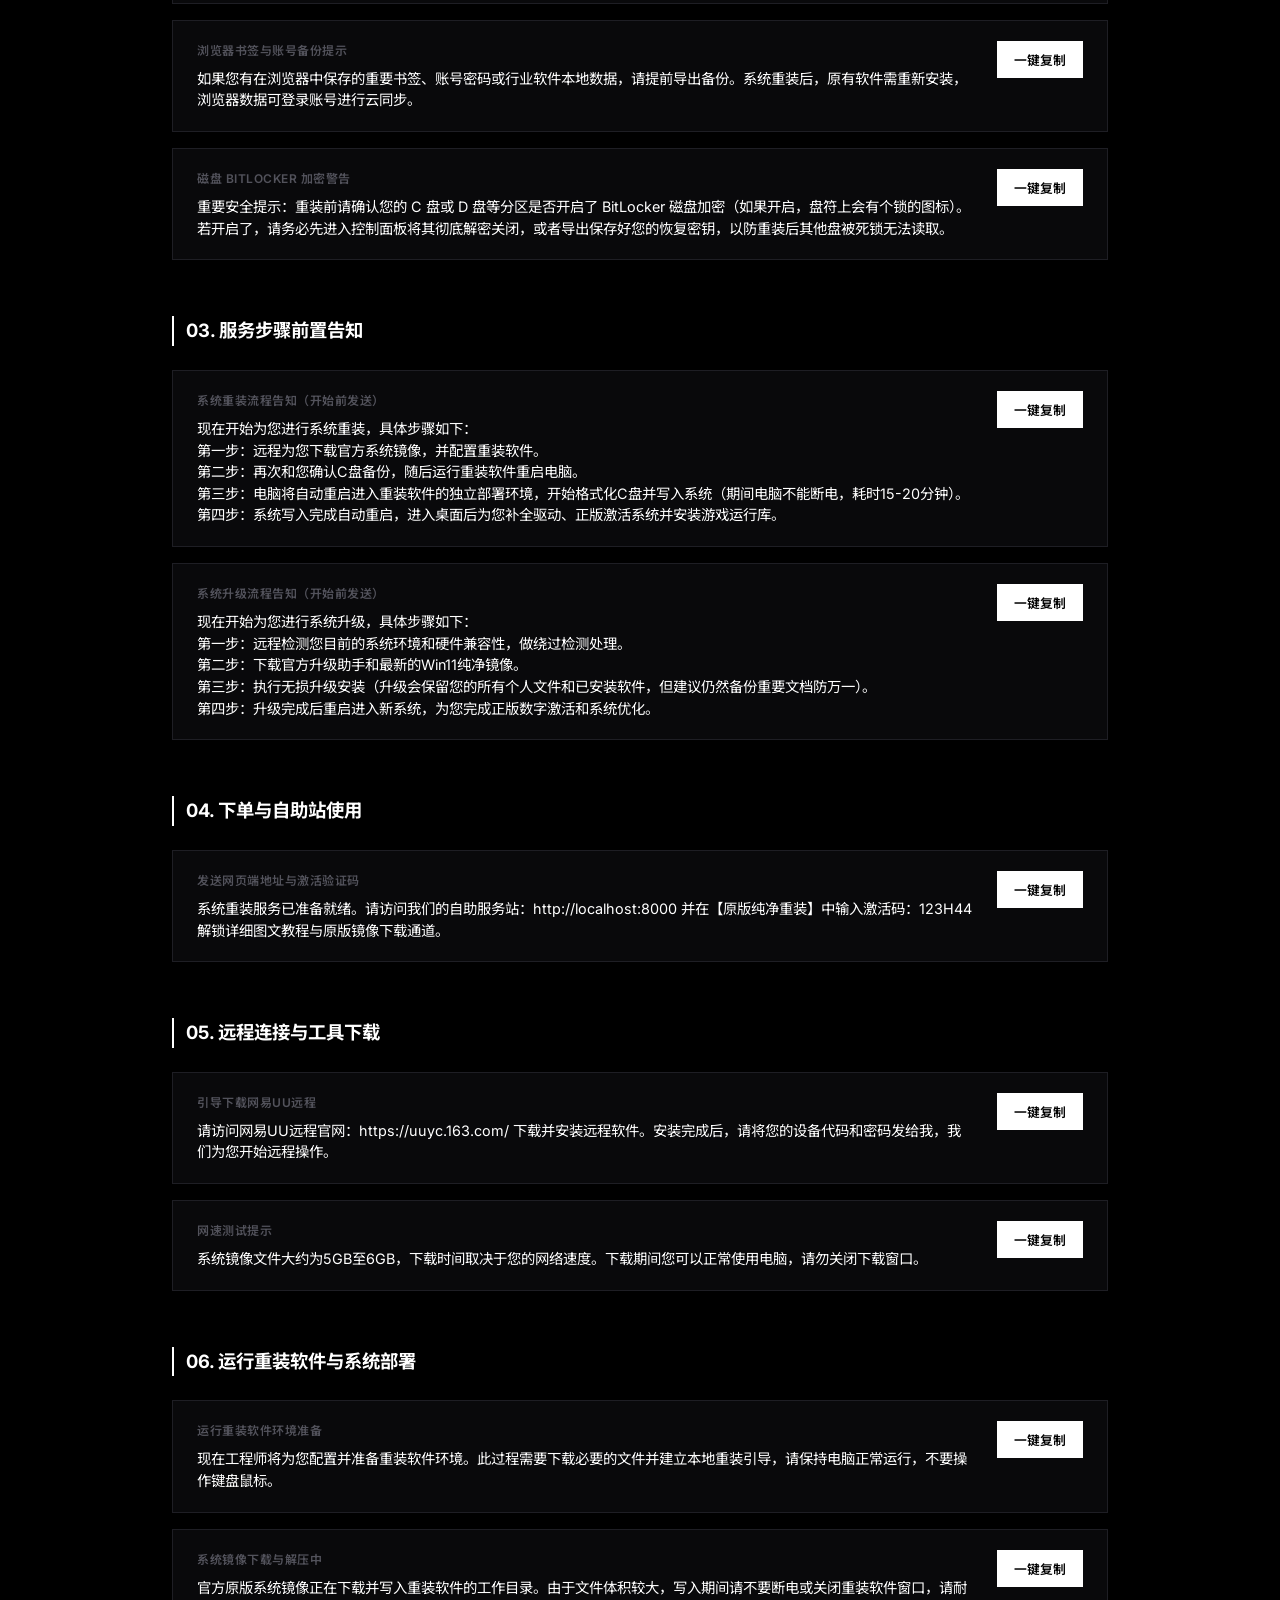
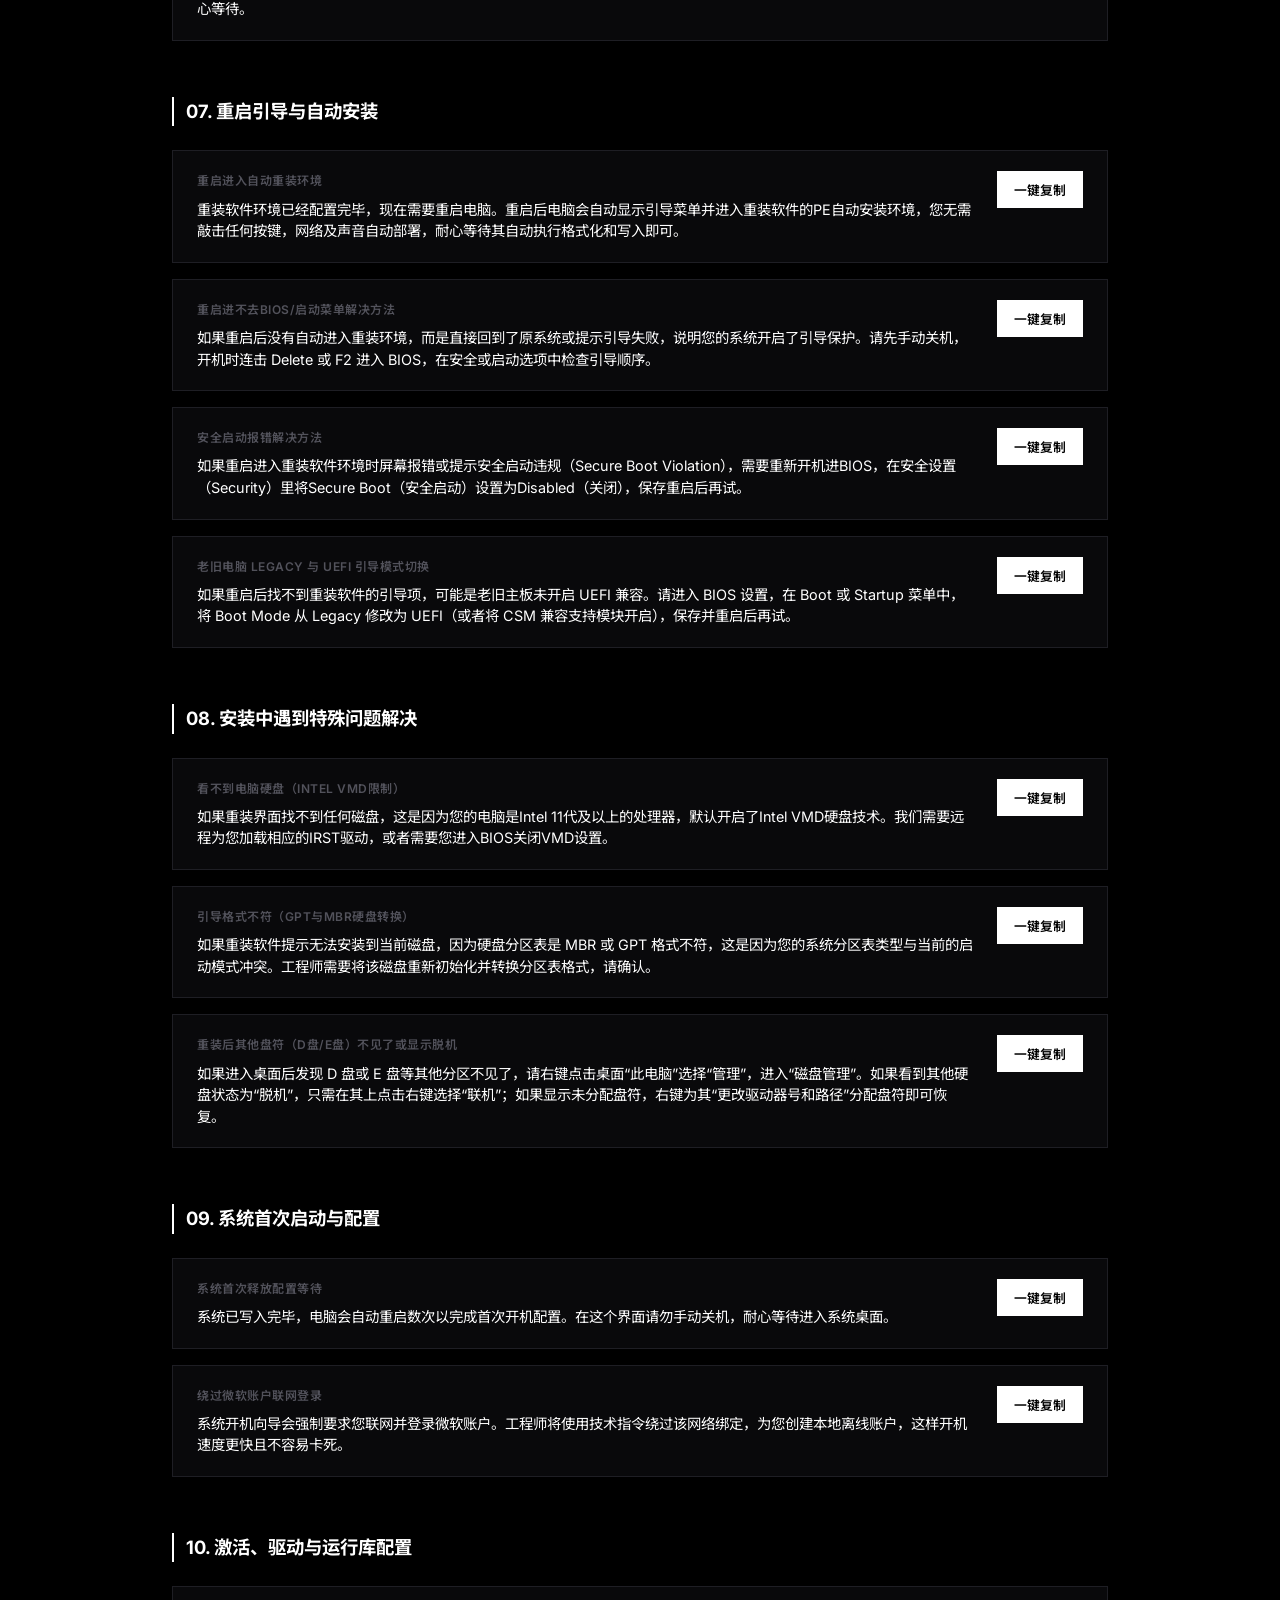
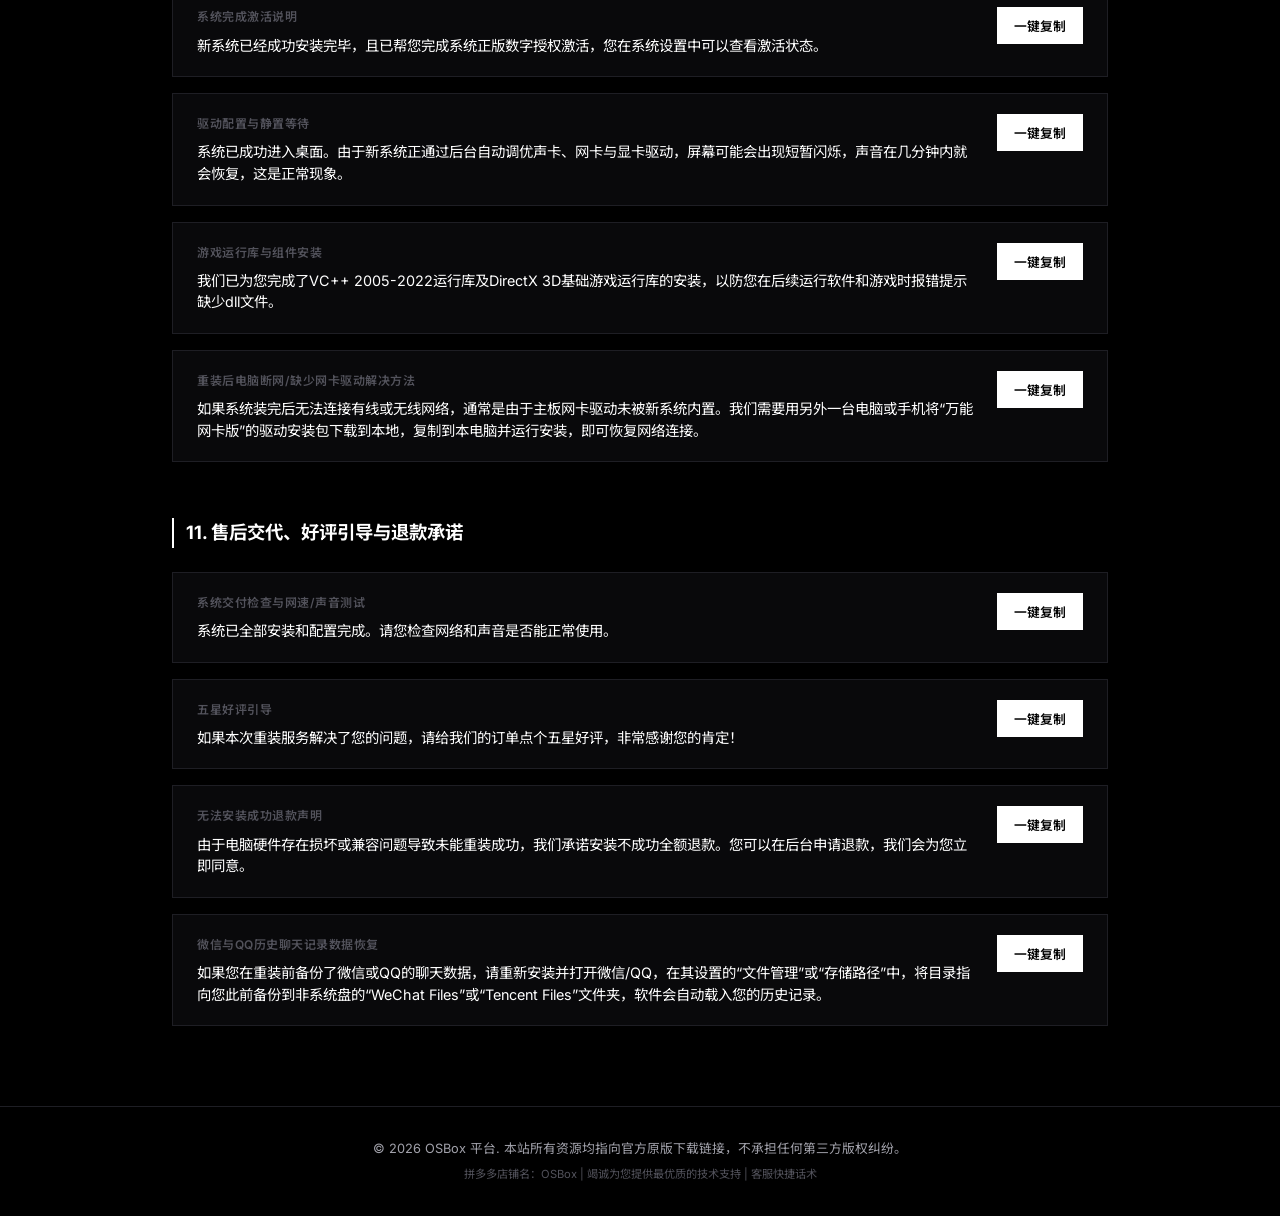
<file: os-install.html>
<!DOCTYPE html>
<html lang="zh-CN">
<head>
    <meta charset="UTF-8">
    <meta name="viewport" content="width=device-width, initial-scale=1.0">
    <title>Windows/Linux 原版系统重装话术 | OSBox 平台</title>
    <link rel="stylesheet" href="styles.css">
    <link rel="preconnect" href="https://fonts.googleapis.com">
    <link rel="preconnect" href="https://fonts.gstatic.com" crossorigin>
    <link href="https://fonts.googleapis.com/css2?family=Fira+Code:wght@400;500&family=Inter:wght@300;400;500;600;700&family=Noto+Sans+SC:wght@300;400;500;700&display=swap" rel="stylesheet">
    <style>
        .kefu-container {
            max-width: 1000px;
            margin: 3.5rem auto;
            padding: 0 2rem;
        }
        .kefu-header {
            border-bottom: 1px solid var(--border-color);
            padding-bottom: 2rem;
            margin-bottom: 3rem;
        }
        .kefu-header h2 {
            font-size: 1.8rem;
            font-weight: 700;
            color: #ffffff;
            margin-bottom: 0.5rem;
        }
        .kefu-header p {
            color: var(--text-secondary);
            font-size: 0.95rem;
        }
        .kefu-section {
            margin-bottom: 3.5rem;
        }
        .kefu-section-title {
            font-size: 1.15rem;
            font-weight: 700;
            color: #ffffff;
            border-left: 2px solid #ffffff;
            padding-left: 0.75rem;
            margin-bottom: 1.5rem;
            font-family: var(--font-sans);
        }
        .script-row {
            display: flex;
            align-items: flex-start;
            justify-content: space-between;
            background: var(--bg-secondary);
            border: 1px solid var(--border-color);
            padding: 1.25rem 1.5rem;
            margin-bottom: 1rem;
            gap: 1.5rem;
            transition: var(--transition-fast);
        }
        .script-row:hover {
            border-color: var(--border-hover);
            background: #121214;
        }
        .script-info {
            flex: 1;
            display: flex;
            flex-direction: column;
            gap: 0.5rem;
        }
        .script-desc {
            font-size: 0.75rem;
            color: var(--text-muted);
            font-weight: 600;
            text-transform: uppercase;
            letter-spacing: 0.5px;
        }
        .script-content {
            font-size: 0.9rem;
            color: var(--text-primary);
            line-height: 1.5;
            white-space: pre-wrap;
            font-family: var(--font-sans);
        }
        .copy-btn {
            background: #ffffff;
            color: #000000;
            border: 1px solid #ffffff;
            padding: 0.5rem 1rem;
            font-size: 0.8rem;
            font-weight: 600;
            cursor: pointer;
            transition: var(--transition-fast);
            white-space: nowrap;
        }
        .copy-btn:hover {
            background: #e4e4e7;
            border-color: #e4e4e7;
        }
    
        /* 商品快捷导航 */
        .category-nav {
            display: flex;
            flex-wrap: wrap;
            gap: 0.75rem;
            margin-top: 1.5rem;
        }
        .category-nav-item {
            display: inline-flex;
            align-items: center;
            background: var(--bg-secondary);
            border: 1px solid var(--border-color);
            color: var(--text-secondary);
            padding: 0.6rem 1.2rem;
            font-size: 0.85rem;
            font-weight: 500;
            text-decoration: none;
            transition: var(--transition-fast);
            cursor: pointer;
            border-radius: 4px;
        }
        .category-nav-item:hover {
            color: #ffffff;
            border-color: var(--border-hover);
            background: #121214;
            transform: translateY(-1px);
        }
        .category-nav-item:active {
            transform: translateY(0);
        }
        
        /* 平滑滚动与偏移 */
        html {
            scroll-behavior: smooth;
        }
        .kefu-section {
            scroll-margin-top: 7.5rem;
        }
</style>
</head>
<body class="kefu-page">
    <!-- 头部横幅区 -->
    <header class="app-header">
        <div class="header-container">
            <div class="brand" onclick="window.location.href='index.html'" style="cursor: pointer;">
                <span class="logo-icon">
                    <svg viewBox="0 0 24 24" fill="none" stroke="currentColor" stroke-width="2.5" stroke-linecap="round" stroke-linejoin="round"><path d="m8 3 4 8 5-5 5 15H2L8 3z"/></svg>
                </span>
                <div class="brand-text">
                    <h1>OSBox 平台</h1>
                    <p>OSBox Technical Platform</p>
                </div>
            </div>
            <div class="store-badge">
                <span class="badge-status"></span>
                <span>平台商户 (在线服务: 9:00 - 19:00)</span>
            </div>
        </div>
    </header>

    <main class="kefu-container">
        <div class="kefu-header">
            <h2>原版系统重装快捷话术</h2>
            <p>本工具库覆盖了 Windows 10/11 及 Linux 系统原版纯净重装、数据备份、BIOS 调试、Intel VMD 磁盘加载、系统激活与聊天记录恢复全流程客服快捷话术。</p>
            
            <!-- 快捷商品导航 -->
            <div class="category-nav">
                <a href="os-install.html" class="category-nav-item active"><svg width="14" height="14" viewBox="0 0 24 24" fill="none" stroke="currentColor" stroke-width="2.5" stroke-linecap="round" stroke-linejoin="round" style="vertical-align: middle; margin-right: 4px; display: inline-block;"><rect x="2" y="3" width="20" height="14" rx="2" ry="2"></rect><line x1="2" y1="20" x2="22" y2="20"></line><line x1="12" y1="17" x2="12" y2="20"></line></svg>原版纯净重装</a>
                <a href="minecraft.html" class="category-nav-item"><svg width="14" height="14" viewBox="0 0 24 24" fill="none" stroke="currentColor" stroke-width="2.5" stroke-linecap="round" stroke-linejoin="round" style="vertical-align: middle; margin-right: 4px; display: inline-block;"><rect x="3" y="3" width="18" height="18" rx="2" ry="2"></rect><line x1="3" y1="9" x2="21" y2="9"></line><line x1="3" y1="15" x2="21" y2="15"></line><line x1="12" y1="3" x2="12" y2="9"></line><line x1="8" y1="9" x2="8" y2="15"></line><line x1="16" y1="9" x2="16" y2="15"></line><line x1="12" y1="15" x2="12" y2="21"></line></svg>我的世界 Minecraft 部署</a>
                <a href="trouble.html" class="category-nav-item"><svg width="14" height="14" viewBox="0 0 24 24" fill="none" stroke="currentColor" stroke-width="2.5" stroke-linecap="round" stroke-linejoin="round" style="vertical-align: middle; margin-right: 4px; display: inline-block;"><path d="M14.7 6.3a1 1 0 0 0 0 1.4l1.6 1.6a1 1 0 0 0 1.4 0l3.77-3.77a6 6 0 0 1-7.94 7.94l-6.91 6.91a2.12 2.12 0 0 1-3-3l6.91-6.91a6 6 0 0 1 7.94-7.94l-3.76 3.76z"></path></svg>电脑系统疑难杂症解决</a>
                <a href="linux.html" class="category-nav-item"><svg width="14" height="14" viewBox="0 0 24 24" fill="none" stroke="currentColor" stroke-width="2.5" stroke-linecap="round" stroke-linejoin="round" style="vertical-align: middle; margin-right: 4px; display: inline-block;"><polyline points="4 17 10 11 4 5"></polyline><line x1="12" y1="19" x2="20" y2="19"></line></svg>Linux 专业系统安装</a>
                <a href="steam.html" class="category-nav-item"><svg width="14" height="14" viewBox="0 0 24 24" fill="none" stroke="currentColor" stroke-width="2.5" stroke-linecap="round" stroke-linejoin="round" style="vertical-align: middle; margin-right: 4px; display: inline-block;"><line x1="6" y1="12" x2="10" y2="12"></line><line x1="8" y1="10" x2="8" y2="14"></line><line x1="15" y1="13" x2="15.01" y2="13"></line><line x1="18" y1="11" x2="18.01" y2="11"></line><rect x="2" y="6" width="20" height="12" rx="3"></rect></svg>Steam 安装与使用优化</a>
                <a href="custom.html" class="category-nav-item"><svg width="14" height="14" viewBox="0 0 24 24" fill="none" stroke="currentColor" stroke-width="2.5" stroke-linecap="round" stroke-linejoin="round" style="vertical-align: middle; margin-right: 4px; display: inline-block;"><path d="M12 22C17.5228 22 22 17.5228 22 12C22 6.47715 17.5228 2 12 2C6.47715 2 2 6.47715 2 12C2 14.7255 3.09032 17.1962 4.85857 19C5.3434 19.49 5.25302 20.3015 4.80169 20.7528C4.54244 21.0121 4.19502 21.1522 3.8272 21.1522C3.12513 21.1522 2.65147 20.4879 2.91574 19.8373C3.6067 18.134 4 16.126 4 14C4 9.58172 7.58172 6 12 6C16.4183 6 20 9.58172 20 14C20 18.4183 16.4183 22 12 22Z"></path></svg>系统封装与定制</a>
                <a href="boot-keys.html" class="category-nav-item"><svg width="14" height="14" viewBox="0 0 24 24" fill="none" stroke="currentColor" stroke-width="2.5" stroke-linecap="round" stroke-linejoin="round" style="vertical-align: middle; margin-right: 4px; display: inline-block;"><rect x="2" y="4" width="20" height="16" rx="2" ry="2"></rect><line x1="6" y1="8" x2="6.01" y2="8"></line><line x1="10" y1="8" x2="10.01" y2="8"></line><line x1="14" y1="8" x2="14.01" y2="8"></line><line x1="18" y1="8" x2="18.01" y2="8"></line><line x1="6" y1="12" x2="6.01" y2="12"></line><line x1="10" y1="12" x2="10.01" y2="12"></line><line x1="14" y1="12" x2="14.01" y2="12"></line><line x1="18" y1="12" x2="18.01" y2="12"></line><line x1="7" y1="16" x2="17" y2="16"></line></svg>主板启动键</a>
                <a href="downloads.html" class="category-nav-item"><svg width="14" height="14" viewBox="0 0 24 24" fill="none" stroke="currentColor" stroke-width="2.5" stroke-linecap="round" stroke-linejoin="round" style="vertical-align: middle; margin-right: 4px; display: inline-block;"><polyline points="17 10 12 15 7 10"></polyline><line x1="12" y1="15" x2="12" y2="3"></line><path d="M21 17v2a2 2 0 0 1-2 2H5a2 2 0 0 1-2-2v-2"></path></svg>纯净下载</a>
                <a href="office.html" class="category-nav-item"><svg width="14" height="14" viewBox="0 0 24 24" fill="none" stroke="currentColor" stroke-width="2.5" stroke-linecap="round" stroke-linejoin="round" style="vertical-align: middle; margin-right: 4px; display: inline-block;"><path d="M14 2H6a2 2 0 0 0-2 2v16a2 2 0 0 0 2 2h12a2 2 0 0 0 2-2V8z"></path><polyline points="14 2 14 8 20 8"></polyline><line x1="16" y1="13" x2="8" y2="13"></line><line x1="16" y1="17" x2="8" y2="17"></line><polyline points="10 9 9 9 8 9"></polyline></svg>Office 部署教程</a>
            </div>
        </div>

        <!-- 01. 售前硬件与系统确认 -->
        <div class="kefu-section" id="section-reinstall">
            <div class="kefu-section-title">01. 售前硬件与系统确认</div>
            
            <div class="script-row">
                <div class="script-info">
                    <span class="script-desc">确认基础机型与故障状态</span>
                    <div class="script-content" id="spec-1">请问您的电脑是台式机还是笔记本？目前电脑还能正常开机进入桌面吗？</div>
                </div>
                <button class="copy-btn" onclick="copyText('spec-1')">一键复制</button>
            </div>

            <div class="script-row">
                <div class="script-info">
                    <span class="script-desc">确认需要重装的系统版本</span>
                    <div class="script-content" id="spec-2">请问您这次想要安装什么系统？目前推荐Windows 10纯净版（游戏工作最稳定）或Windows 11官方原版。</div>
                </div>
                <button class="copy-btn" onclick="copyText('spec-2')">一键复制</button>
            </div>

            <div class="script-row">
                <div class="script-info">
                    <span class="script-desc">确认非系统盘空间（免U盘重装）</span>
                    <div class="script-content" id="spec-3">重装系统无需准备U盘，但需要您的非系统盘（如D盘或E盘）有至少10-15GB以上的剩余空间，用于存放官方系统镜像与重装软件。请问目前空间足够吗？</div>
                </div>
                <button class="copy-btn" onclick="copyText('spec-3')">一键复制</button>
            </div>

            <div class="script-row">
                <div class="script-info">
                    <span class="script-desc">老硬件升级Windows 11配置提示</span>
                    <div class="script-content" id="spec-4">您的电脑硬件配置未达到微软官方的Windows 11最低安装标准，但我们可以通过技术手段为您安全绕过检测限制，正常重装并使用。</div>
                </div>
                <button class="copy-btn" onclick="copyText('spec-4')">一键复制</button>
            </div>

            <div class="script-row">
                <div class="script-info">
                    <span class="script-desc">苹果Mac安装Windows双系统确认</span>
                    <div class="script-content" id="spec-5">请问您的苹果电脑是Intel处理器的老款，还是新款M系列芯片的Mac？新款M系列芯片苹果电脑只能通过虚拟机运行Windows，不支持直接安装双系统。</div>
                </div>
                <button class="copy-btn" onclick="copyText('spec-5')">一键复制</button>
            </div>

            <div class="script-row">
                <div class="script-info">
                    <span class="script-desc">Windows 11/10 版本选择建议</span>
                    <div class="script-content" id="spec-6">我们默认推荐为您重装【专业版】（支持组策略、远程桌面与更全面的功能，最适合游戏、工作和日常使用），不推荐系统限制较多的家庭版或日常更新受限的长期服务版（LTSC，除非低配电脑）。</div>
                </div>
                <button class="copy-btn" onclick="copyText('spec-6')">一键复制</button>
            </div>
        </div>

        <!-- 02. 数据备份与安全警告 -->
        <div class="kefu-section">
            <div class="kefu-section-title">02. 数据备份与安全警告</div>
            
            <div class="script-row">
                <div class="script-info">
                    <span class="script-desc">C盘数据备份警示</span>
                    <div class="script-content" id="back-1">重要提示：重装系统会清空C盘的所有数据，包括桌面文件、文档、下载目录以及微信/QQ的聊天记录。请务必将重要数据备份到其他分区中！</div>
                </div>
                <button class="copy-btn" onclick="copyText('back-1')">一键复制</button>
            </div>

            <div class="script-row">
                <div class="script-info">
                    <span class="script-desc">多硬盘/多分区安全告知</span>
                    <div class="script-content" id="back-2">请确认您的电脑上除了C盘外是否还有其他盘（如D盘、E盘）？如果有，重装系统默认只格式化C盘，其他盘的文件均会安全保留，不受影响。</div>
                </div>
                <button class="copy-btn" onclick="copyText('back-2')">一键复制</button>
            </div>

            <div class="script-row">
                <div class="script-info">
                    <span class="script-desc">浏览器书签与账号备份提示</span>
                    <div class="script-content" id="back-3">如果您有在浏览器中保存的重要书签、账号密码或行业软件本地数据，请提前导出备份。系统重装后，原有软件需重新安装，浏览器数据可登录账号进行云同步。</div>
                </div>
                <button class="copy-btn" onclick="copyText('back-3')">一键复制</button>
            </div>

            <div class="script-row">
                <div class="script-info">
                    <span class="script-desc">磁盘 BitLocker 加密警告</span>
                    <div class="script-content" id="back-4">重要安全提示：重装前请确认您的 C 盘或 D 盘等分区是否开启了 BitLocker 磁盘加密（如果开启，盘符上会有个锁的图标）。若开启了，请务必先进入控制面板将其彻底解密关闭，或者导出保存好您的恢复密钥，以防重装后其他盘被死锁无法读取。</div>
                </div>
                <button class="copy-btn" onclick="copyText('back-4')">一键复制</button>
            </div>
        </div>

        <!-- 03. 服务步骤前置告知 -->
        <div class="kefu-section">
            <div class="kefu-section-title">03. 服务步骤前置告知</div>
            
            <div class="script-row">
                <div class="script-info">
                    <span class="script-desc">系统重装流程告知（开始前发送）</span>
                    <div class="script-content" id="step-1">现在开始为您进行系统重装，具体步骤如下：
第一步：远程为您下载官方系统镜像，并配置重装软件。
第二步：再次和您确认C盘备份，随后运行重装软件重启电脑。
第三步：电脑将自动重启进入重装软件的独立部署环境，开始格式化C盘并写入系统（期间电脑不能断电，耗时15-20分钟）。
第四步：系统写入完成自动重启，进入桌面后为您补全驱动、正版激活系统并安装游戏运行库。</div>
                </div>
                <button class="copy-btn" onclick="copyText('step-1')">一键复制</button>
            </div>

            <div class="script-row">
                <div class="script-info">
                    <span class="script-desc">系统升级流程告知（开始前发送）</span>
                    <div class="script-content" id="step-2">现在开始为您进行系统升级，具体步骤如下：
第一步：远程检测您目前的系统环境和硬件兼容性，做绕过检测处理。
第二步：下载官方升级助手和最新的Win11纯净镜像。
第三步：执行无损升级安装（升级会保留您的所有个人文件和已安装软件，但建议仍然备份重要文档防万一）。
第四步：升级完成后重启进入新系统，为您完成正版数字激活和系统优化。</div>
                </div>
                <button class="copy-btn" onclick="copyText('step-2')">一键复制</button>
            </div>
        </div>

        <!-- 04. 下单与自助站使用 -->
        <div class="kefu-section">
            <div class="kefu-section-title">04. 下单与自助站使用</div>
            
            <div class="script-row">
                <div class="script-info">
                    <span class="script-desc">发送网页端地址与激活验证码</span>
                    <div class="script-content" id="ord-1">系统重装服务已准备就绪。请访问我们的自助服务站：http://localhost:8000 并在【原版纯净重装】中输入激活码：123H44 解锁详细图文教程与原版镜像下载通道。</div>
                </div>
                <button class="copy-btn" onclick="copyText('ord-1')">一键复制</button>
            </div>
        </div>

        <!-- 05. 远程连接与工具下载 -->
        <div class="kefu-section">
            <div class="kefu-section-title">05. 远程连接与工具下载</div>
            
            <div class="script-row">
                <div class="script-info">
                    <span class="script-desc">引导下载网易UU远程</span>
                    <div class="script-content" id="down-1">请访问网易UU远程官网：https://uuyc.163.com/ 下载并安装远程软件。安装完成后，请将您的设备代码和密码发给我，我们为您开始远程操作。</div>
                </div>
                <button class="copy-btn" onclick="copyText('down-1')">一键复制</button>
            </div>

            <div class="script-row">
                <div class="script-info">
                    <span class="script-desc">网速测试提示</span>
                    <div class="script-content" id="down-2">系统镜像文件大约为5GB至6GB，下载时间取决于您的网络速度。下载期间您可以正常使用电脑，请勿关闭下载窗口。</div>
                </div>
                <button class="copy-btn" onclick="copyText('down-2')">一键复制</button>
            </div>
        </div>

        <!-- 06. 运行重装软件与系统部署 -->
        <div class="kefu-section">
            <div class="kefu-section-title">06. 运行重装软件与系统部署</div>
            
            <div class="script-row">
                <div class="script-info">
                    <span class="script-desc">运行重装软件环境准备</span>
                    <div class="script-content" id="usb-1">现在工程师将为您配置并准备重装软件环境。此过程需要下载必要的文件并建立本地重装引导，请保持电脑正常运行，不要操作键盘鼠标。</div>
                </div>
                <button class="copy-btn" onclick="copyText('usb-1')">一键复制</button>
            </div>

            <div class="script-row">
                <div class="script-info">
                    <span class="script-desc">系统镜像下载与解压中</span>
                    <div class="script-content" id="usb-2">官方原版系统镜像正在下载并写入重装软件的工作目录。由于文件体积较大，写入期间请不要断电或关闭重装软件窗口，请耐心等待。</div>
                </div>
                <button class="copy-btn" onclick="copyText('usb-2')">一键复制</button>
            </div>
        </div>

        <!-- 07. 重启引导与自动安装 -->
        <div class="kefu-section">
            <div class="kefu-section-title">07. 重启引导与自动安装</div>
            
            <div class="script-row">
                <div class="script-info">
                    <span class="script-desc">重启进入自动重装环境</span>
                    <div class="script-content" id="boot-1">重装软件环境已经配置完毕，现在需要重启电脑。重启后电脑会自动显示引导菜单并进入重装软件的PE自动安装环境，您无需敲击任何按键，网络及声音自动部署，耐心等待其自动执行格式化和写入即可。</div>
                </div>
                <button class="copy-btn" onclick="copyText('boot-1')">一键复制</button>
            </div>

            <div class="script-row">
                <div class="script-info">
                    <span class="script-desc">重启进不去BIOS/启动菜单解决方法</span>
                    <div class="script-content" id="boot-2">如果重启后没有自动进入重装环境，而是直接回到了原系统或提示引导失败，说明您的系统开启了引导保护。请先手动关机，开机时连击 Delete 或 F2 进入 BIOS，在安全或启动选项中检查引导顺序。</div>
                </div>
                <button class="copy-btn" onclick="copyText('boot-2')">一键复制</button>
            </div>

            <div class="script-row">
                <div class="script-info">
                    <span class="script-desc">安全启动报错解决方法</span>
                    <div class="script-content" id="boot-3">如果重启进入重装软件环境时屏幕报错或提示安全启动违规（Secure Boot Violation），需要重新开机进BIOS，在安全设置（Security）里将Secure Boot（安全启动）设置为Disabled（关闭），保存重启后再试。</div>
                </div>
                <button class="copy-btn" onclick="copyText('boot-3')">一键复制</button>
            </div>

            <div class="script-row">
                <div class="script-info">
                    <span class="script-desc">老旧电脑 Legacy 与 UEFI 引导模式切换</span>
                    <div class="script-content" id="boot-4">如果重启后找不到重装软件的引导项，可能是老旧主板未开启 UEFI 兼容。请进入 BIOS 设置，在 Boot 或 Startup 菜单中，将 Boot Mode 从 Legacy 修改为 UEFI（或者将 CSM 兼容支持模块开启），保存并重启后再试。</div>
                </div>
                <button class="copy-btn" onclick="copyText('boot-4')">一键复制</button>
            </div>
        </div>

        <!-- 08. 安装中遇到特殊问题解决 -->
        <div class="kefu-section">
            <div class="kefu-section-title">08. 安装中遇到特殊问题解决</div>
            
            <div class="script-row">
                <div class="script-info">
                    <span class="script-desc">看不到电脑硬盘（Intel VMD限制）</span>
                    <div class="script-content" id="err-1">如果重装界面找不到任何磁盘，这是因为您的电脑是Intel 11代及以上的处理器，默认开启了Intel VMD硬盘技术。我们需要远程为您加载相应的IRST驱动，或者需要您进入BIOS关闭VMD设置。</div>
                </div>
                <button class="copy-btn" onclick="copyText('err-1')">一键复制</button>
            </div>

            <div class="script-row">
                <div class="script-info">
                    <span class="script-desc">引导格式不符（GPT与MBR硬盘转换）</span>
                    <div class="script-content" id="err-2">如果重装软件提示无法安装到当前磁盘，因为硬盘分区表是 MBR 或 GPT 格式不符，这是因为您的系统分区表类型与当前的启动模式冲突。工程师需要将该磁盘重新初始化并转换分区表格式，请确认。</div>
                </div>
                <button class="copy-btn" onclick="copyText('err-2')">一键复制</button>
            </div>

            <div class="script-row">
                <div class="script-info">
                    <span class="script-desc">重装后其他盘符（D盘/E盘）不见了或显示脱机</span>
                    <div class="script-content" id="err-3">如果进入桌面后发现 D 盘或 E 盘等其他分区不见了，请右键点击桌面“此电脑”选择“管理”，进入“磁盘管理”。如果看到其他硬盘状态为“脱机”，只需在其上点击右键选择“联机”；如果显示未分配盘符，右键为其“更改驱动器号和路径”分配盘符即可恢复。</div>
                </div>
                <button class="copy-btn" onclick="copyText('err-3')">一键复制</button>
            </div>
        </div>

        <!-- 09. 系统首次启动与配置 -->
        <div class="kefu-section">
            <div class="kefu-section-title">09. 系统首次启动与配置</div>
            
            <div class="script-row">
                <div class="script-info">
                    <span class="script-desc">系统首次释放配置等待</span>
                    <div class="script-content" id="first-1">系统已写入完毕，电脑会自动重启数次以完成首次开机配置。在这个界面请勿手动关机，耐心等待进入系统桌面。</div>
                </div>
                <button class="copy-btn" onclick="copyText('first-1')">一键复制</button>
            </div>

            <div class="script-row">
                <div class="script-info">
                    <span class="script-desc">绕过微软账户联网登录</span>
                    <div class="script-content" id="first-2">系统开机向导会强制要求您联网并登录微软账户。工程师将使用技术指令绕过该网络绑定，为您创建本地离线账户，这样开机速度更快且不容易卡死。</div>
                </div>
                <button class="copy-btn" onclick="copyText('first-2')">一键复制</button>
            </div>
        </div>

        <!-- 10. 激活、驱动与运行库配置 -->
        <div class="kefu-section">
            <div class="kefu-section-title">10. 激活、驱动与运行库配置</div>
            
            <div class="script-row">
                <div class="script-info">
                    <span class="script-desc">系统完成激活说明</span>
                    <div class="script-content" id="run-1">新系统已经成功安装完毕，且已帮您完成系统正版数字授权激活，您在系统设置中可以查看激活状态。</div>
                </div>
                <button class="copy-btn" onclick="copyText('run-1')">一键复制</button>
            </div>

            <div class="script-row">
                <div class="script-info">
                    <span class="script-desc">驱动配置与静置等待</span>
                    <div class="script-content" id="run-2">系统已成功进入桌面。由于新系统正通过后台自动调优声卡、网卡与显卡驱动，屏幕可能会出现短暂闪烁，声音在几分钟内就会恢复，这是正常现象。</div>
                </div>
                <button class="copy-btn" onclick="copyText('run-2')">一键复制</button>
            </div>

            <div class="script-row">
                <div class="script-info">
                    <span class="script-desc">游戏运行库与组件安装</span>
                    <div class="script-content" id="run-3">我们已为您完成了VC++ 2005-2022运行库及DirectX 3D基础游戏运行库的安装，以防您在后续运行软件和游戏时报错提示缺少dll文件。</div>
                </div>
                <button class="copy-btn" onclick="copyText('run-3')">一键复制</button>
            </div>

            <div class="script-row">
                <div class="script-info">
                    <span class="script-desc">重装后电脑断网/缺少网卡驱动解决方法</span>
                    <div class="script-content" id="run-4">如果系统装完后无法连接有线或无线网络，通常是由于主板网卡驱动未被新系统内置。我们需要用另外一台电脑或手机将“万能网卡版”的驱动安装包下载到本地，复制到本电脑并运行安装，即可恢复网络连接。</div>
                </div>
                <button class="copy-btn" onclick="copyText('run-4')">一键复制</button>
            </div>
        </div>

        <!-- 11. 售后交代、好评引导与退款承诺 -->
        <div class="kefu-section">
            <div class="kefu-section-title">11. 售后交代、好评引导与退款承诺</div>
            
            <div class="script-row">
                <div class="script-info">
                    <span class="script-desc">系统交付检查与网速/声音测试</span>
                    <div class="script-content" id="end-1">系统已全部安装和配置完成。请您检查网络和声音是否能正常使用。</div>
                </div>
                <button class="copy-btn" onclick="copyText('end-1')">一键复制</button>
            </div>

            <div class="script-row">
                <div class="script-info">
                    <span class="script-desc">五星好评引导</span>
                    <div class="script-content" id="end-2">如果本次重装服务解决了您的问题，请给我们的订单点个五星好评，非常感谢您的肯定！</div>
                </div>
                <button class="copy-btn" onclick="copyText('end-2')">一键复制</button>
            </div>

            <div class="script-row">
                <div class="script-info">
                    <span class="script-desc">无法安装成功退款声明</span>
                    <div class="script-content" id="end-3">由于电脑硬件存在损坏或兼容问题导致未能重装成功，我们承诺安装不成功全额退款。您可以在后台申请退款，我们会为您立即同意。</div>
                </div>
                <button class="copy-btn" onclick="copyText('end-3')">一键复制</button>
            </div>

            <div class="script-row">
                <div class="script-info">
                    <span class="script-desc">微信与QQ历史聊天记录数据恢复</span>
                    <div class="script-content" id="end-4">如果您在重装前备份了微信或QQ的聊天数据，请重新安装并打开微信/QQ，在其设置的“文件管理”或“存储路径”中，将目录指向您此前备份到非系统盘的“WeChat Files”或“Tencent Files”文件夹，软件会自动载入您的历史记录。</div>
                </div>
                <button class="copy-btn" onclick="copyText('end-4')">一键复制</button>
            </div>
        </div>
        </main>

    <!-- 浮动 Toast 提示 -->
    <div id="toast" class="toast">复制成功</div>

    <!-- 页脚 -->
    <footer class="app-footer">
        <div class="footer-container">
            <p>&copy; 2026 OSBox 平台. 本站所有资源均指向官方原版下载链接，不承担任何第三方版权纠纷。</p>
            <p class="muted">拼多多店铺名：OSBox | 竭诚为您提供最优质的技术支持 | <a href="kefu.html" style="color: var(--text-muted); text-decoration: none;">客服快捷话术</a></p>
        </div>
    </footer>

    <script src="script.js"></script>
</body>
</html>
</file>
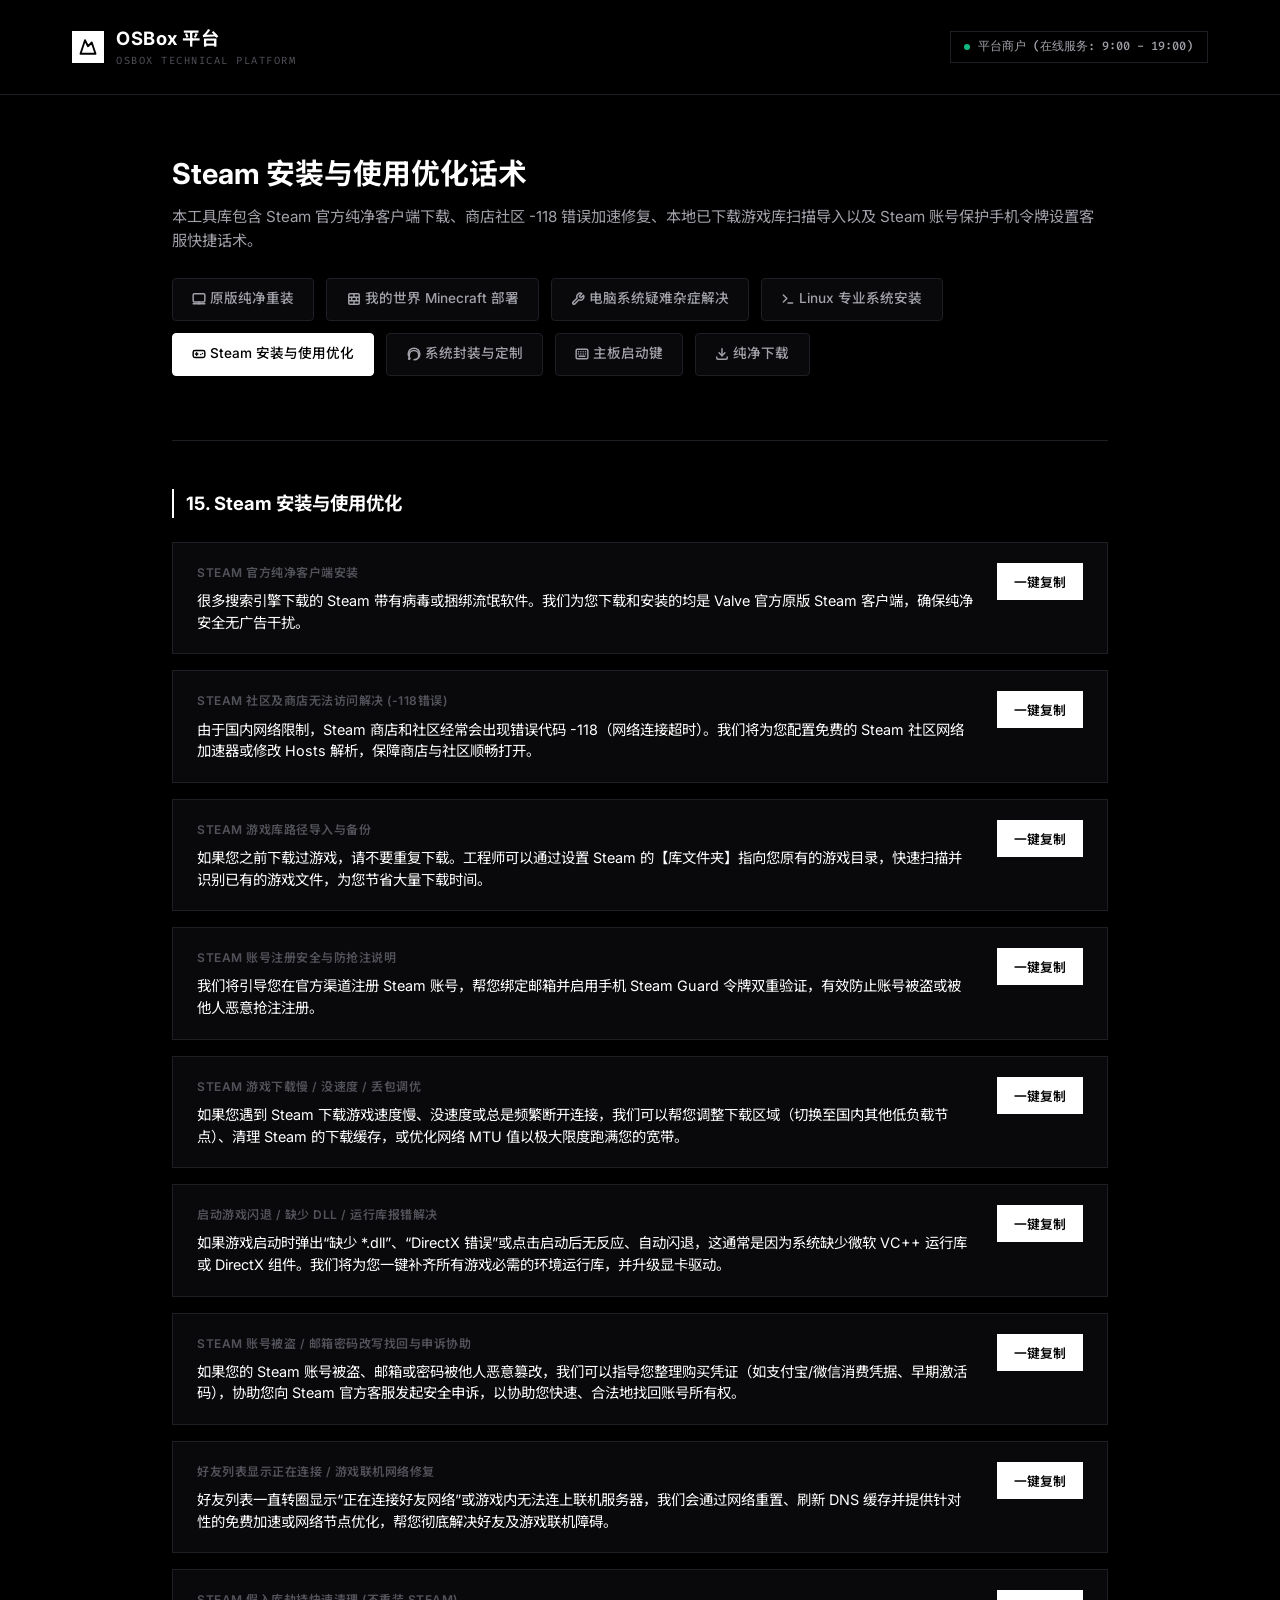
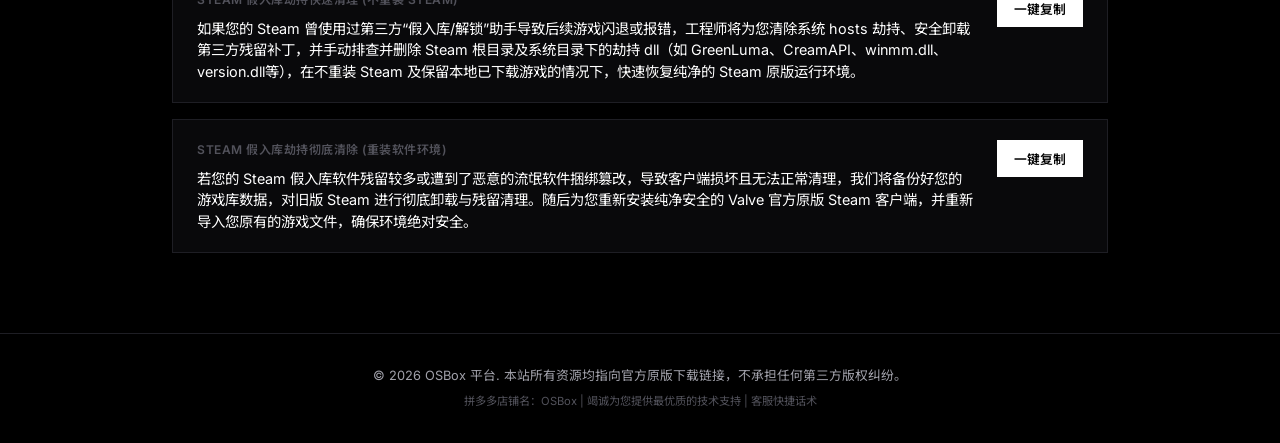
<file: steam.html>
<!DOCTYPE html>
<html lang="zh-CN">
<head>
    <meta charset="UTF-8">
    <meta name="viewport" content="width=device-width, initial-scale=1.0">
    <title>Steam 安装与使用优化话术 | OSBox 平台</title>
    <link rel="stylesheet" href="styles.css">
    <link rel="preconnect" href="https://fonts.googleapis.com">
    <link rel="preconnect" href="https://fonts.gstatic.com" crossorigin>
    <link href="https://fonts.googleapis.com/css2?family=Fira+Code:wght@400;500&family=Inter:wght@300;400;500;600;700&family=Noto+Sans+SC:wght@300;400;500;700&display=swap" rel="stylesheet">
    <style>
        .kefu-container {
            max-width: 1000px;
            margin: 3.5rem auto;
            padding: 0 2rem;
        }
        .kefu-header {
            border-bottom: 1px solid var(--border-color);
            padding-bottom: 2rem;
            margin-bottom: 3rem;
        }
        .kefu-header h2 {
            font-size: 1.8rem;
            font-weight: 700;
            color: #ffffff;
            margin-bottom: 0.5rem;
        }
        .kefu-header p {
            color: var(--text-secondary);
            font-size: 0.95rem;
        }
        .kefu-section {
            margin-bottom: 3.5rem;
        }
        .kefu-section-title {
            font-size: 1.15rem;
            font-weight: 700;
            color: #ffffff;
            border-left: 2px solid #ffffff;
            padding-left: 0.75rem;
            margin-bottom: 1.5rem;
            font-family: var(--font-sans);
        }
        .script-row {
            display: flex;
            align-items: flex-start;
            justify-content: space-between;
            background: var(--bg-secondary);
            border: 1px solid var(--border-color);
            padding: 1.25rem 1.5rem;
            margin-bottom: 1rem;
            gap: 1.5rem;
            transition: var(--transition-fast);
        }
        .script-row:hover {
            border-color: var(--border-hover);
            background: #121214;
        }
        .script-info {
            flex: 1;
            display: flex;
            flex-direction: column;
            gap: 0.5rem;
        }
        .script-desc {
            font-size: 0.75rem;
            color: var(--text-muted);
            font-weight: 600;
            text-transform: uppercase;
            letter-spacing: 0.5px;
        }
        .script-content {
            font-size: 0.9rem;
            color: var(--text-primary);
            line-height: 1.5;
            white-space: pre-wrap;
            font-family: var(--font-sans);
        }
        .copy-btn {
            background: #ffffff;
            color: #000000;
            border: 1px solid #ffffff;
            padding: 0.5rem 1rem;
            font-size: 0.8rem;
            font-weight: 600;
            cursor: pointer;
            transition: var(--transition-fast);
            white-space: nowrap;
        }
        .copy-btn:hover {
            background: #e4e4e7;
            border-color: #e4e4e7;
        }
    
        /* 商品快捷导航 */
        .category-nav {
            display: flex;
            flex-wrap: wrap;
            gap: 0.75rem;
            margin-top: 1.5rem;
        }
        .category-nav-item {
            display: inline-flex;
            align-items: center;
            background: var(--bg-secondary);
            border: 1px solid var(--border-color);
            color: var(--text-secondary);
            padding: 0.6rem 1.2rem;
            font-size: 0.85rem;
            font-weight: 500;
            text-decoration: none;
            transition: var(--transition-fast);
            cursor: pointer;
            border-radius: 4px;
        }
        .category-nav-item:hover {
            color: #ffffff;
            border-color: var(--border-hover);
            background: #121214;
            transform: translateY(-1px);
        }
        .category-nav-item:active {
            transform: translateY(0);
        }
        
        /* 平滑滚动与偏移 */
        html {
            scroll-behavior: smooth;
        }
        .kefu-section {
            scroll-margin-top: 7.5rem;
        }
</style>
</head>
<body class="kefu-page">
    <!-- 头部横幅区 -->
    <header class="app-header">
        <div class="header-container">
            <div class="brand" onclick="window.location.href='index.html'" style="cursor: pointer;">
                <span class="logo-icon">
                    <svg viewBox="0 0 24 24" fill="none" stroke="currentColor" stroke-width="2.5" stroke-linecap="round" stroke-linejoin="round"><path d="m8 3 4 8 5-5 5 15H2L8 3z"/></svg>
                </span>
                <div class="brand-text">
                    <h1>OSBox 平台</h1>
                    <p>OSBox Technical Platform</p>
                </div>
            </div>
            <div class="store-badge">
                <span class="badge-status"></span>
                <span>平台商户 (在线服务: 9:00 - 19:00)</span>
            </div>
        </div>
    </header>

    <main class="kefu-container">
        <div class="kefu-header">
            <h2>Steam 安装与使用优化话术</h2>
            <p>本工具库包含 Steam 官方纯净客户端下载、商店社区 -118 错误加速修复、本地已下载游戏库扫描导入以及 Steam 账号保护手机令牌设置客服快捷话术。</p>
            
            <!-- 快捷商品导航 -->
            <div class="category-nav">
                <a href="os-install.html" class="category-nav-item"><svg width="14" height="14" viewBox="0 0 24 24" fill="none" stroke="currentColor" stroke-width="2.5" stroke-linecap="round" stroke-linejoin="round" style="vertical-align: middle; margin-right: 4px; display: inline-block;"><rect x="2" y="3" width="20" height="14" rx="2" ry="2"></rect><line x1="2" y1="20" x2="22" y2="20"></line><line x1="12" y1="17" x2="12" y2="20"></line></svg>原版纯净重装</a>
                <a href="minecraft.html" class="category-nav-item"><svg width="14" height="14" viewBox="0 0 24 24" fill="none" stroke="currentColor" stroke-width="2.5" stroke-linecap="round" stroke-linejoin="round" style="vertical-align: middle; margin-right: 4px; display: inline-block;"><rect x="3" y="3" width="18" height="18" rx="2" ry="2"></rect><line x1="3" y1="9" x2="21" y2="9"></line><line x1="3" y1="15" x2="21" y2="15"></line><line x1="12" y1="3" x2="12" y2="9"></line><line x1="8" y1="9" x2="8" y2="15"></line><line x1="16" y1="9" x2="16" y2="15"></line><line x1="12" y1="15" x2="12" y2="21"></line></svg>我的世界 Minecraft 部署</a>
                <a href="trouble.html" class="category-nav-item"><svg width="14" height="14" viewBox="0 0 24 24" fill="none" stroke="currentColor" stroke-width="2.5" stroke-linecap="round" stroke-linejoin="round" style="vertical-align: middle; margin-right: 4px; display: inline-block;"><path d="M14.7 6.3a1 1 0 0 0 0 1.4l1.6 1.6a1 1 0 0 0 1.4 0l3.77-3.77a6 6 0 0 1-7.94 7.94l-6.91 6.91a2.12 2.12 0 0 1-3-3l6.91-6.91a6 6 0 0 1 7.94-7.94l-3.76 3.76z"></path></svg>电脑系统疑难杂症解决</a>
                <a href="linux.html" class="category-nav-item"><svg width="14" height="14" viewBox="0 0 24 24" fill="none" stroke="currentColor" stroke-width="2.5" stroke-linecap="round" stroke-linejoin="round" style="vertical-align: middle; margin-right: 4px; display: inline-block;"><polyline points="4 17 10 11 4 5"></polyline><line x1="12" y1="19" x2="20" y2="19"></line></svg>Linux 专业系统安装</a>
                <a href="steam.html" class="category-nav-item active"><svg width="14" height="14" viewBox="0 0 24 24" fill="none" stroke="currentColor" stroke-width="2.5" stroke-linecap="round" stroke-linejoin="round" style="vertical-align: middle; margin-right: 4px; display: inline-block;"><line x1="6" y1="12" x2="10" y2="12"></line><line x1="8" y1="10" x2="8" y2="14"></line><line x1="15" y1="13" x2="15.01" y2="13"></line><line x1="18" y1="11" x2="18.01" y2="11"></line><rect x="2" y="6" width="20" height="12" rx="3"></rect></svg>Steam 安装与使用优化</a>
                <a href="custom.html" class="category-nav-item"><svg width="14" height="14" viewBox="0 0 24 24" fill="none" stroke="currentColor" stroke-width="2.5" stroke-linecap="round" stroke-linejoin="round" style="vertical-align: middle; margin-right: 4px; display: inline-block;"><path d="M12 22C17.5228 22 22 17.5228 22 12C22 6.47715 17.5228 2 12 2C6.47715 2 2 6.47715 2 12C2 14.7255 3.09032 17.1962 4.85857 19C5.3434 19.49 5.25302 20.3015 4.80169 20.7528C4.54244 21.0121 4.19502 21.1522 3.8272 21.1522C3.12513 21.1522 2.65147 20.4879 2.91574 19.8373C3.6067 18.134 4 16.126 4 14C4 9.58172 7.58172 6 12 6C16.4183 6 20 9.58172 20 14C20 18.4183 16.4183 22 12 22Z"></path></svg>系统封装与定制</a>
                <a href="boot-keys.html" class="category-nav-item"><svg width="14" height="14" viewBox="0 0 24 24" fill="none" stroke="currentColor" stroke-width="2.5" stroke-linecap="round" stroke-linejoin="round" style="vertical-align: middle; margin-right: 4px; display: inline-block;"><rect x="2" y="4" width="20" height="16" rx="2" ry="2"></rect><line x1="6" y1="8" x2="6.01" y2="8"></line><line x1="10" y1="8" x2="10.01" y2="8"></line><line x1="14" y1="8" x2="14.01" y2="8"></line><line x1="18" y1="8" x2="18.01" y2="8"></line><line x1="6" y1="12" x2="6.01" y2="12"></line><line x1="10" y1="12" x2="10.01" y2="12"></line><line x1="14" y1="12" x2="14.01" y2="12"></line><line x1="18" y1="12" x2="18.01" y2="12"></line><line x1="7" y1="16" x2="17" y2="16"></line></svg>主板启动键</a>
                <a href="downloads.html" class="category-nav-item"><svg width="14" height="14" viewBox="0 0 24 24" fill="none" stroke="currentColor" stroke-width="2.5" stroke-linecap="round" stroke-linejoin="round" style="vertical-align: middle; margin-right: 4px; display: inline-block;"><polyline points="17 10 12 15 7 10"></polyline><line x1="12" y1="15" x2="12" y2="3"></line><path d="M21 17v2a2 2 0 0 1-2 2H5a2 2 0 0 1-2-2v-2"></path></svg>纯净下载</a>
            </div>
        </div>

        <!-- 15. Steam 安装与使用优化 -->
        <div class="kefu-section" id="section-steam">
            <div class="kefu-section-title">15. Steam 安装与使用优化</div>
            
            <div class="script-row">
                <div class="script-info">
                    <span class="script-desc">Steam 官方纯净客户端安装</span>
                    <div class="script-content" id="steam-1">很多搜索引擎下载的 Steam 带有病毒或捆绑流氓软件。我们为您下载和安装的均是 Valve 官方原版 Steam 客户端，确保纯净安全无广告干扰。</div>
                </div>
                <button class="copy-btn" onclick="copyText('steam-1')">一键复制</button>
            </div>

            <div class="script-row">
                <div class="script-info">
                    <span class="script-desc">Steam 社区及商店无法访问解决 (-118错误)</span>
                    <div class="script-content" id="steam-2">由于国内网络限制，Steam 商店和社区经常会出现错误代码 -118（网络连接超时）。我们将为您配置免费的 Steam 社区网络加速器或修改 Hosts 解析，保障商店与社区顺畅打开。</div>
                </div>
                <button class="copy-btn" onclick="copyText('steam-2')">一键复制</button>
            </div>

            <div class="script-row">
                <div class="script-info">
                    <span class="script-desc">Steam 游戏库路径导入与备份</span>
                    <div class="script-content" id="steam-3">如果您之前下载过游戏，请不要重复下载。工程师可以通过设置 Steam 的【库文件夹】指向您原有的游戏目录，快速扫描并识别已有的游戏文件，为您节省大量下载时间。</div>
                </div>
                <button class="copy-btn" onclick="copyText('steam-3')">一键复制</button>
            </div>

            <div class="script-row">
                <div class="script-info">
                    <span class="script-desc">Steam 账号注册安全与防抢注说明</span>
                    <div class="script-content" id="steam-4">我们将引导您在官方渠道注册 Steam 账号，帮您绑定邮箱并启用手机 Steam Guard 令牌双重验证，有效防止账号被盗或被他人恶意抢注注册。</div>
                </div>
                <button class="copy-btn" onclick="copyText('steam-4')">一键复制</button>
            </div>

            <div class="script-row">
                <div class="script-info">
                    <span class="script-desc">Steam 游戏下载慢 / 没速度 / 丢包调优</span>
                    <div class="script-content" id="steam-5">如果您遇到 Steam 下载游戏速度慢、没速度或总是频繁断开连接，我们可以帮您调整下载区域（切换至国内其他低负载节点）、清理 Steam 的下载缓存，或优化网络 MTU 值以极大限度跑满您的宽带。</div>
                </div>
                <button class="copy-btn" onclick="copyText('steam-5')">一键复制</button>
            </div>

            <div class="script-row">
                <div class="script-info">
                    <span class="script-desc">启动游戏闪退 / 缺少 dll / 运行库报错解决</span>
                    <div class="script-content" id="steam-6">如果游戏启动时弹出“缺少 *.dll”、“DirectX 错误”或点击启动后无反应、自动闪退，这通常是因为系统缺少微软 VC++ 运行库或 DirectX 组件。我们将为您一键补齐所有游戏必需的环境运行库，并升级显卡驱动。</div>
                </div>
                <button class="copy-btn" onclick="copyText('steam-6')">一键复制</button>
            </div>

            <div class="script-row">
                <div class="script-info">
                    <span class="script-desc">Steam 账号被盗 / 邮箱密码改写找回与申诉协助</span>
                    <div class="script-content" id="steam-7">如果您的 Steam 账号被盗、邮箱或密码被他人恶意篡改，我们可以指导您整理购买凭证（如支付宝/微信消费凭据、早期激活码），协助您向 Steam 官方客服发起安全申诉，以协助您快速、合法地找回账号所有权。</div>
                </div>
                <button class="copy-btn" onclick="copyText('steam-7')">一键复制</button>
            </div>

            <div class="script-row">
                <div class="script-info">
                    <span class="script-desc">好友列表显示正在连接 / 游戏联机网络修复</span>
                    <div class="script-content" id="steam-8">好友列表一直转圈显示“正在连接好友网络”或游戏内无法连上联机服务器，我们会通过网络重置、刷新 DNS 缓存并提供针对性的免费加速或网络节点优化，帮您彻底解决好友及游戏联机障碍。</div>
                </div>
                <button class="copy-btn" onclick="copyText('steam-8')">一键复制</button>
            </div>

            <div class="script-row">
                <div class="script-info">
                    <span class="script-desc">Steam 假入库劫持快速清理 (不重装 Steam)</span>
                    <div class="script-content" id="steam-9">如果您的 Steam 曾使用过第三方“假入库/解锁”助手导致后续游戏闪退或报错，工程师将为您清除系统 hosts 劫持、安全卸载第三方残留补丁，并手动排查并删除 Steam 根目录及系统目录下的劫持 dll（如 GreenLuma、CreamAPI、winmm.dll、version.dll等），在不重装 Steam 及保留本地已下载游戏的情况下，快速恢复纯净的 Steam 原版运行环境。</div>
                </div>
                <button class="copy-btn" onclick="copyText('steam-9')">一键复制</button>
            </div>

            <div class="script-row">
                <div class="script-info">
                    <span class="script-desc">Steam 假入库劫持彻底清除 (重装软件环境)</span>
                    <div class="script-content" id="steam-10">若您的 Steam 假入库软件残留较多或遭到了恶意的流氓软件捆绑篡改，导致客户端损坏且无法正常清理，我们将备份好您的游戏库数据，对旧版 Steam 进行彻底卸载与残留清理。随后为您重新安装纯净安全的 Valve 官方原版 Steam 客户端，并重新导入您原有的游戏文件，确保环境绝对安全。</div>
                </div>
                <button class="copy-btn" onclick="copyText('steam-10')">一键复制</button>
            </div>
        </div>
    
        </main>

    <!-- 浮动 Toast 提示 -->
    <div id="toast" class="toast">复制成功</div>

    <!-- 页脚 -->
    <footer class="app-footer">
        <div class="footer-container">
            <p>&copy; 2026 OSBox 平台. 本站所有资源均指向官方原版下载链接，不承担任何第三方版权纠纷。</p>
            <p class="muted">拼多多店铺名：OSBox | 竭诚为您提供最优质的技术支持 | <a href="kefu.html" style="color: var(--text-muted); text-decoration: none;">客服快捷话术</a></p>
        </div>
    </footer>

    <script src="script.js"></script>
</body>
</html>
</file>
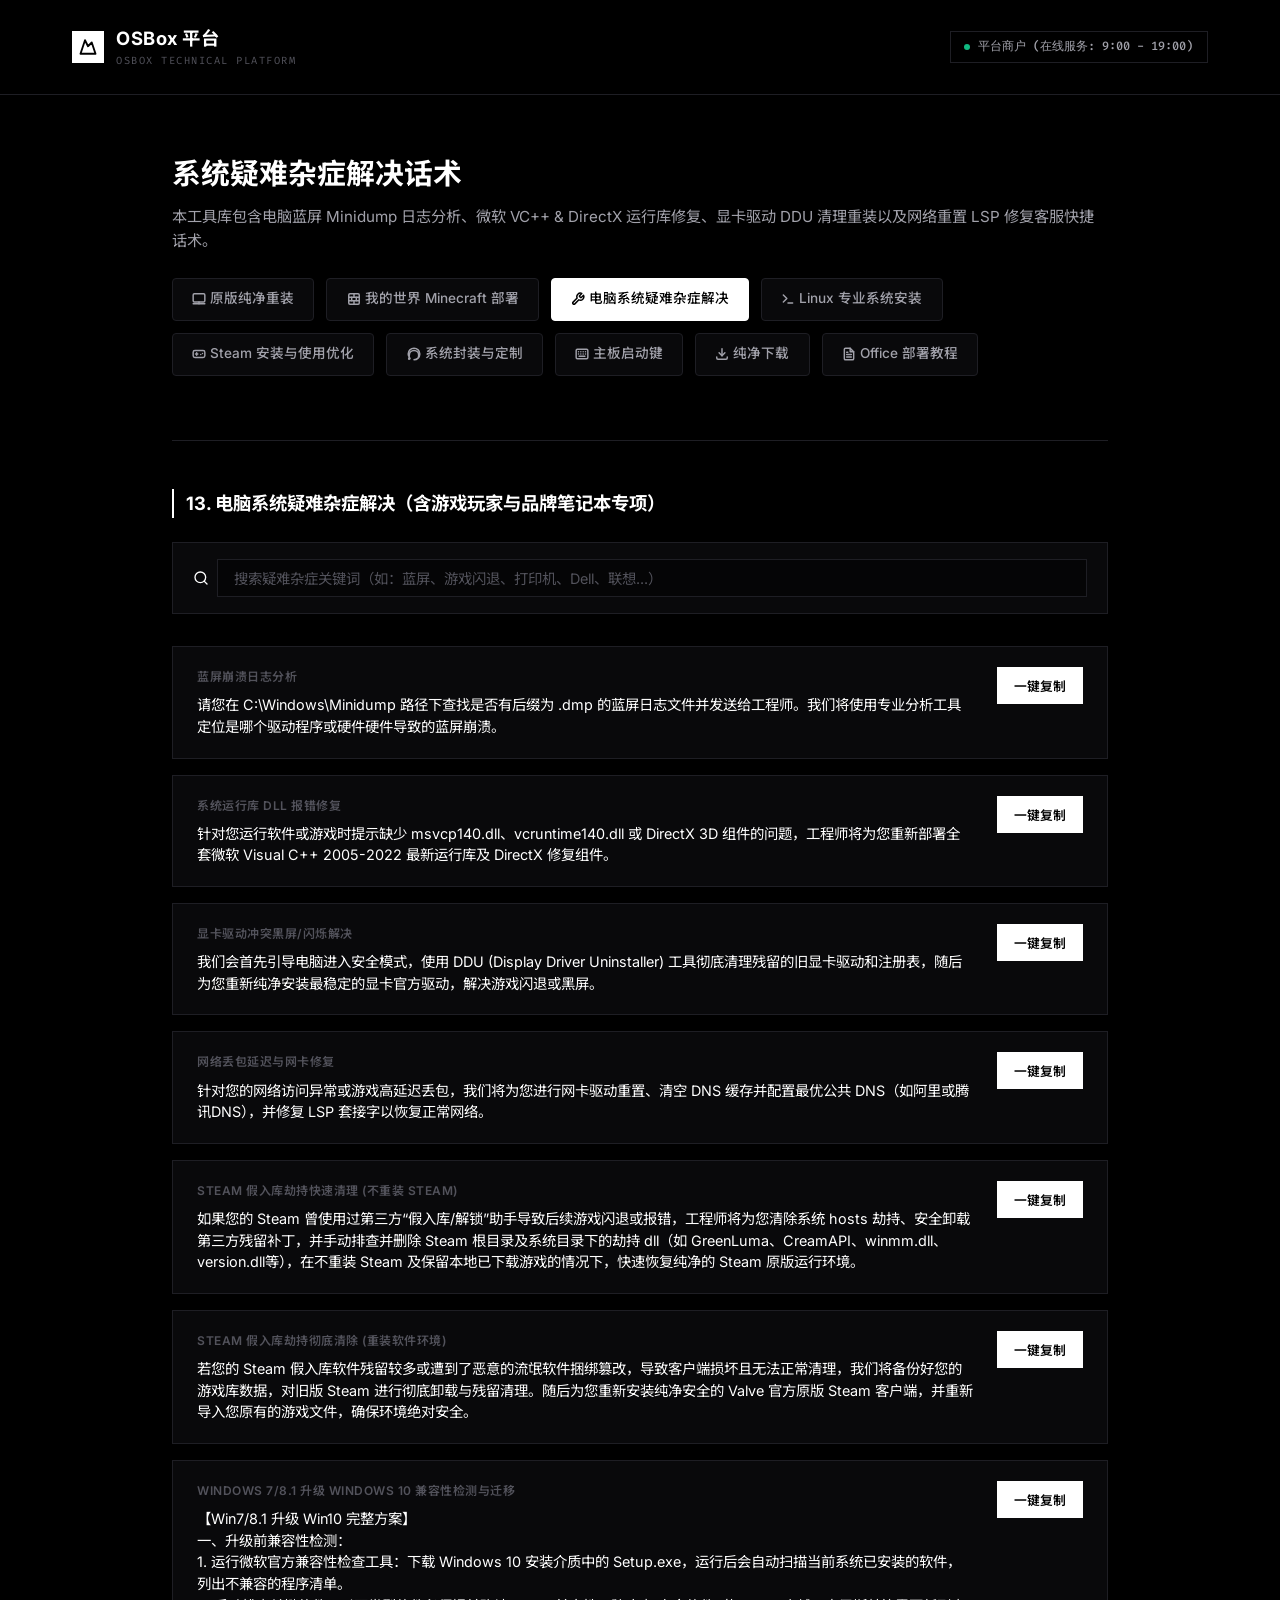
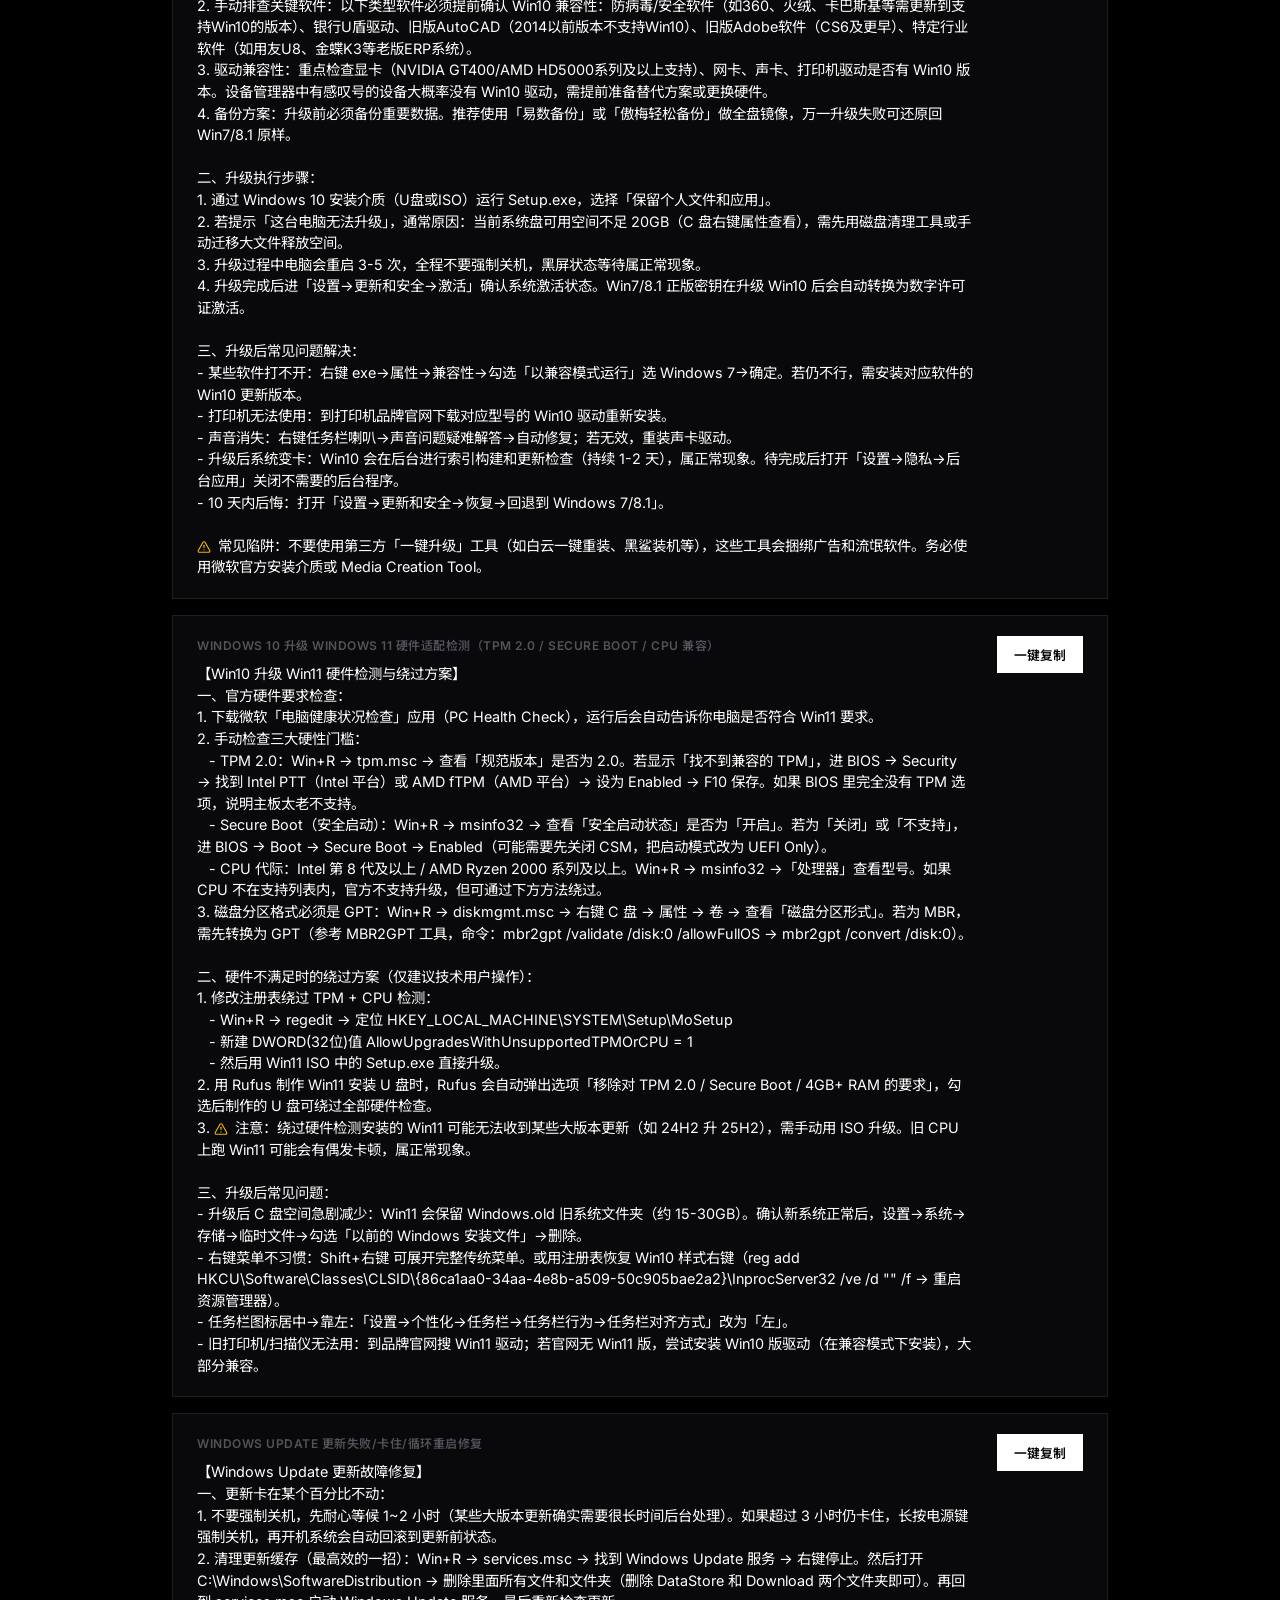
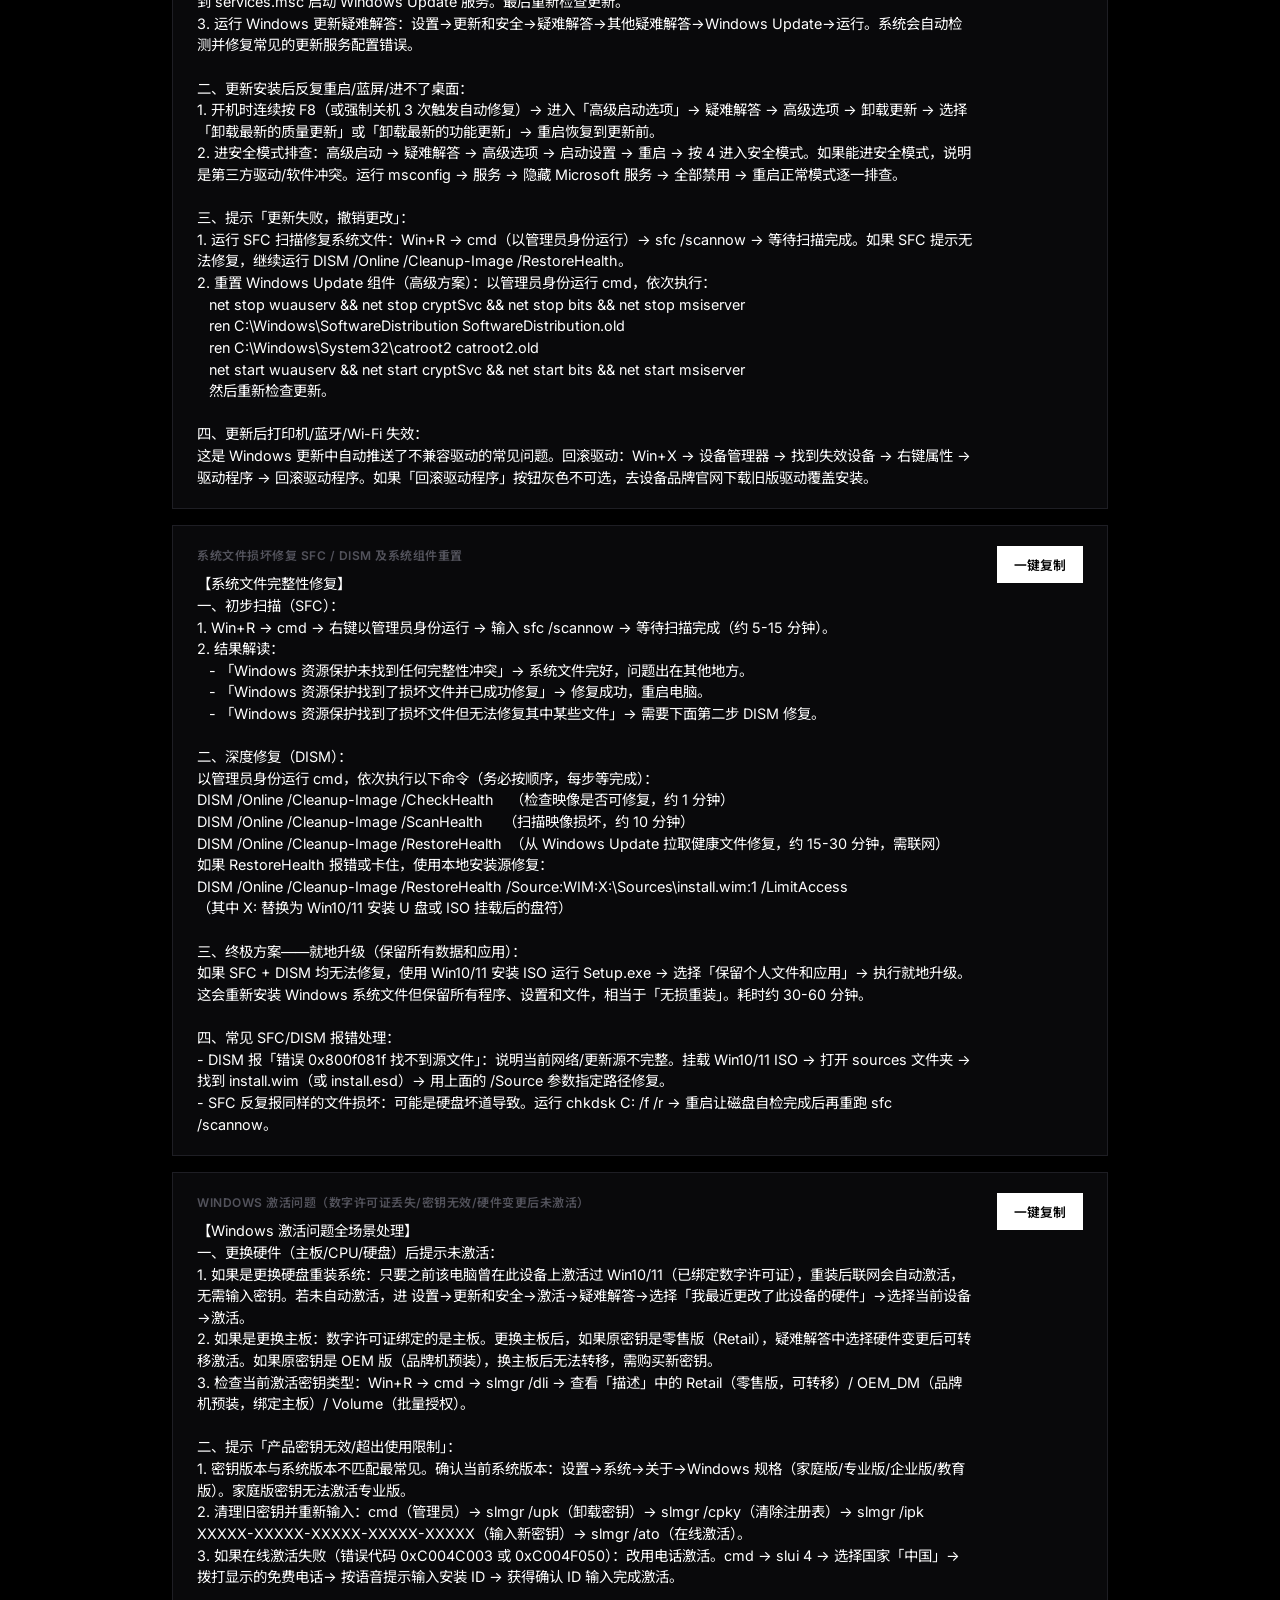
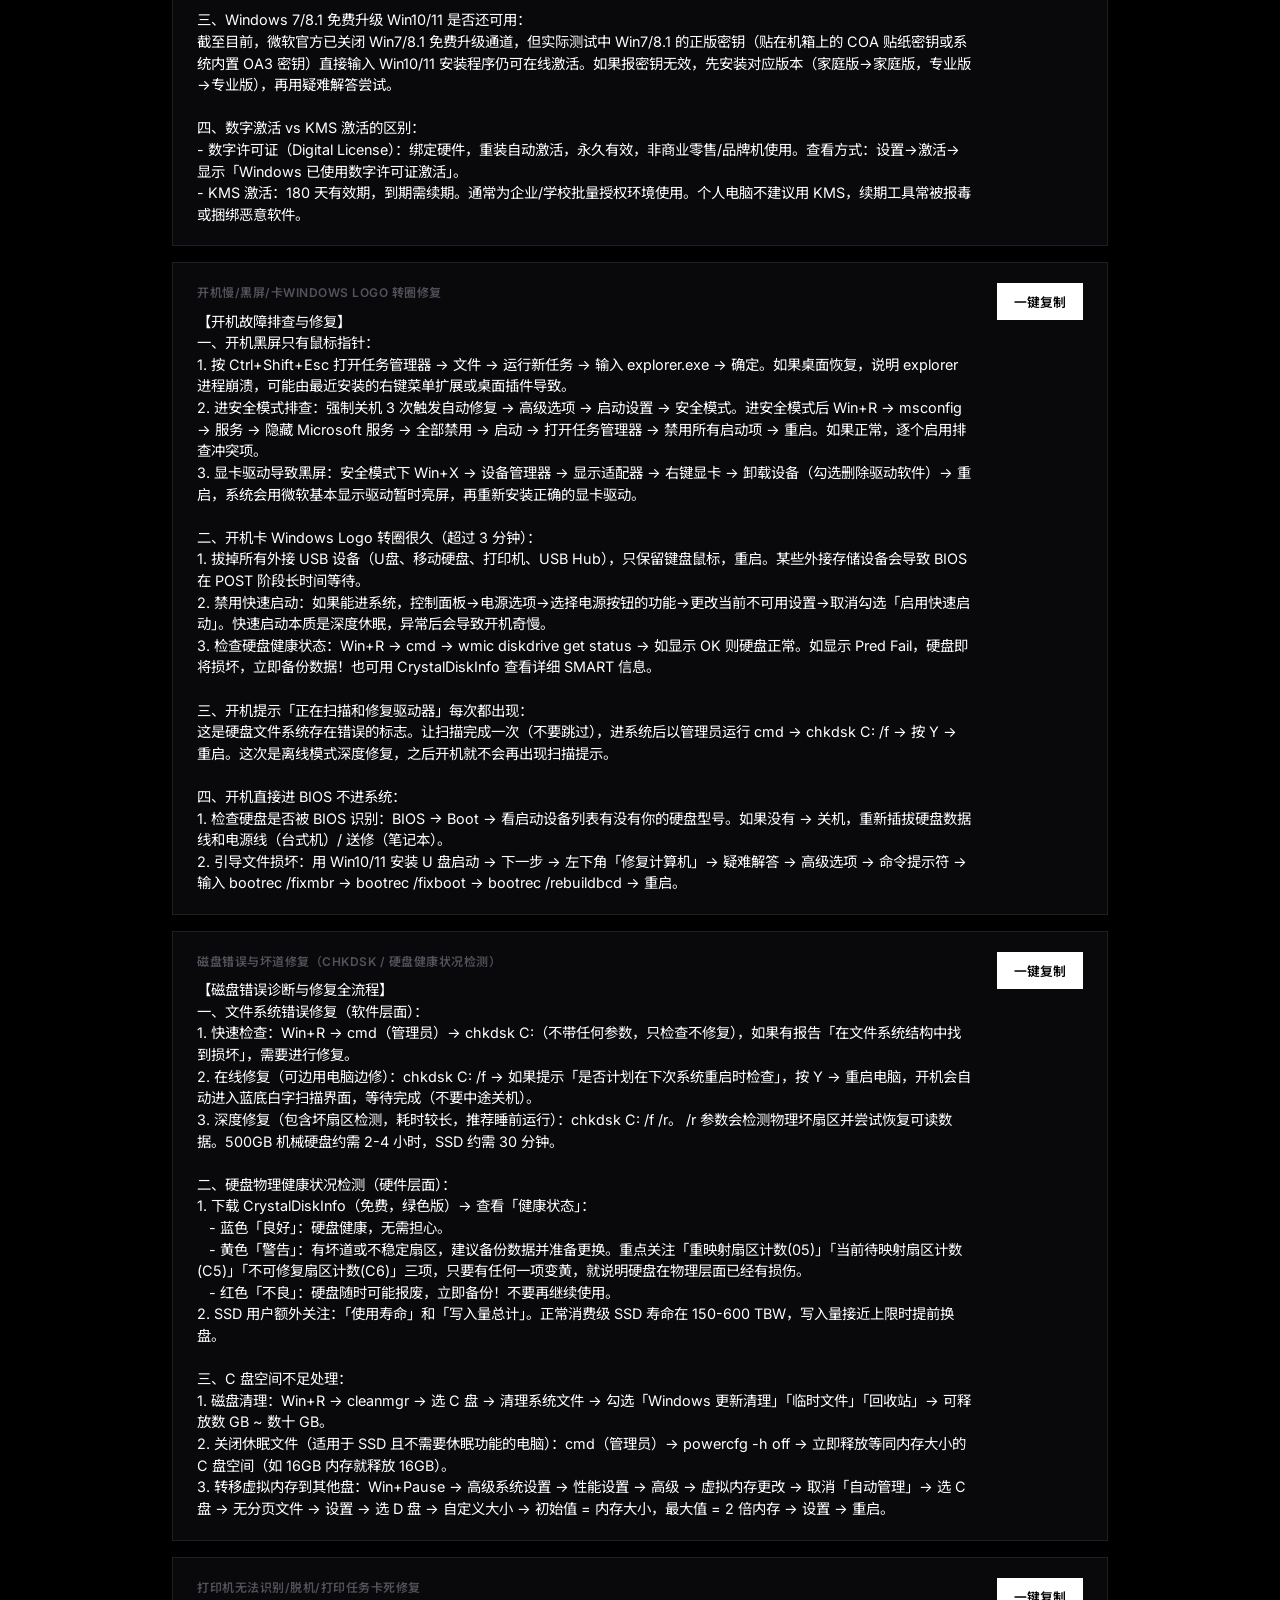
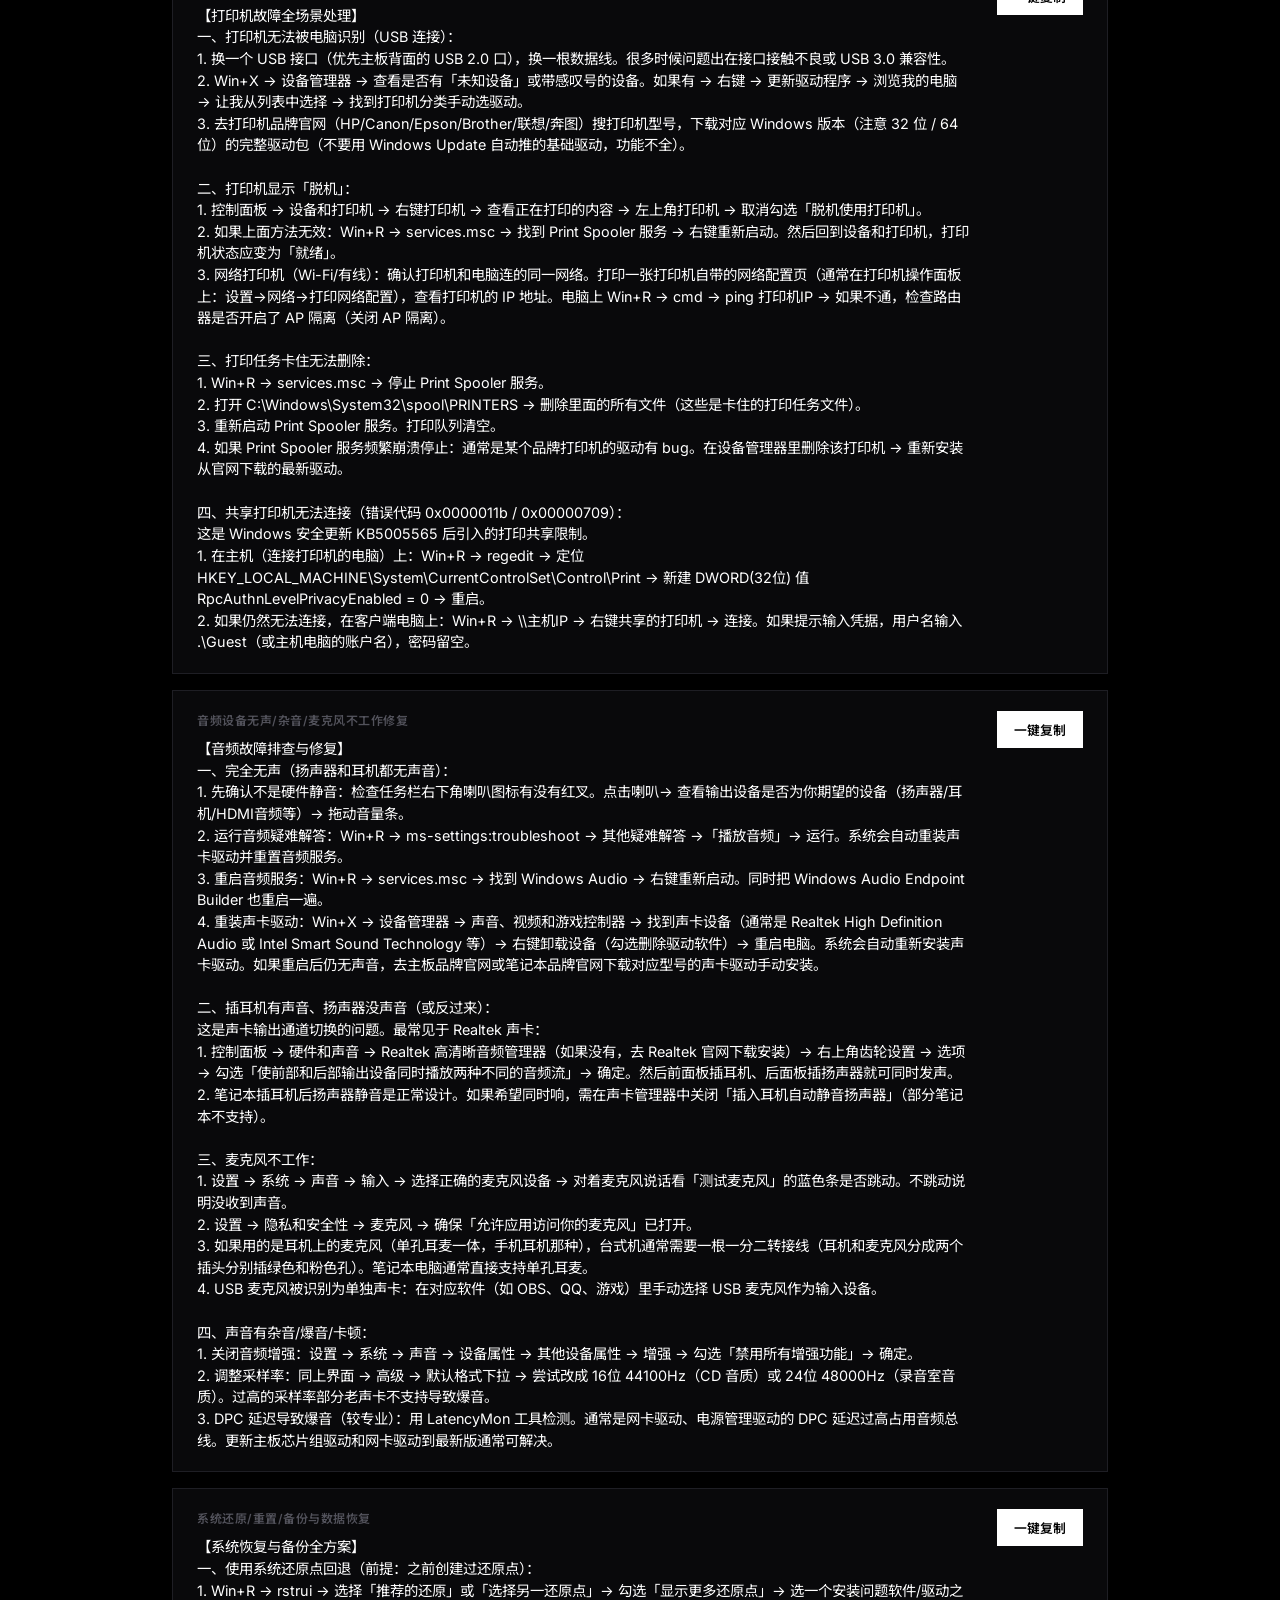
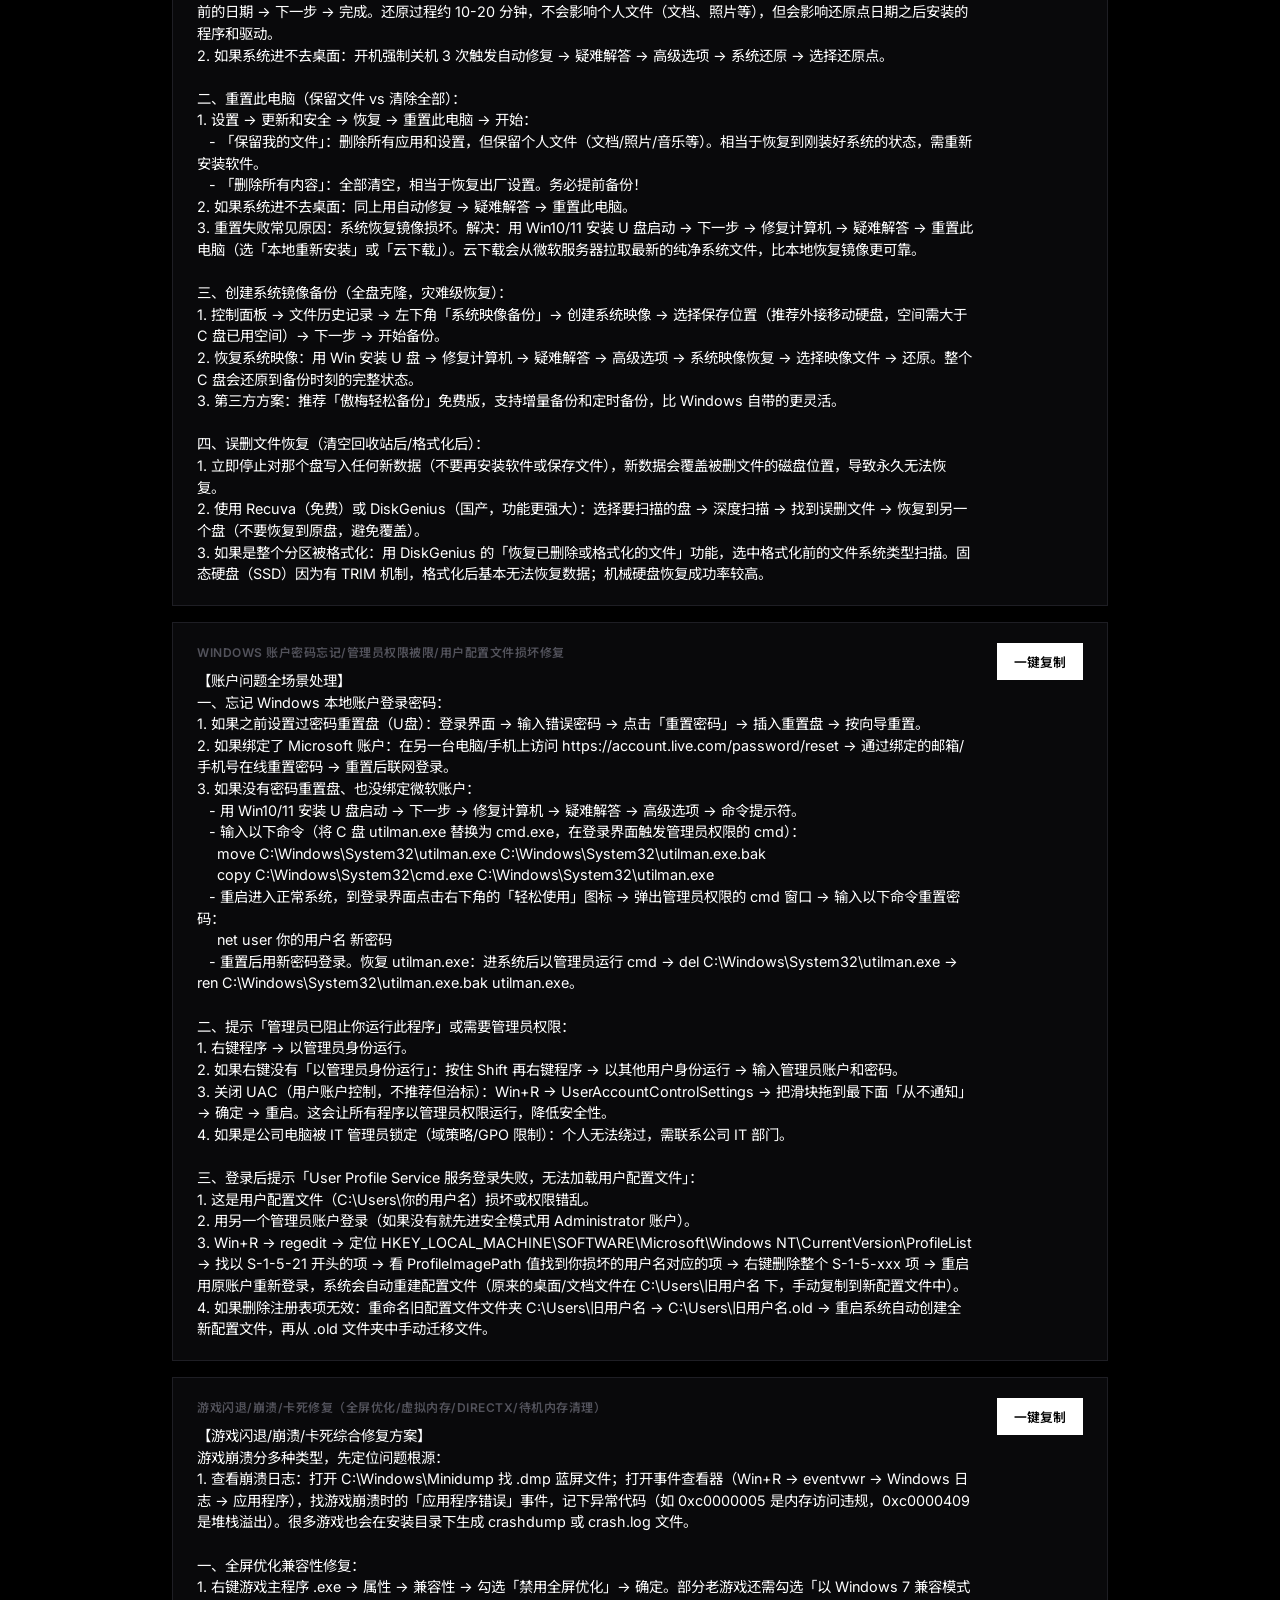
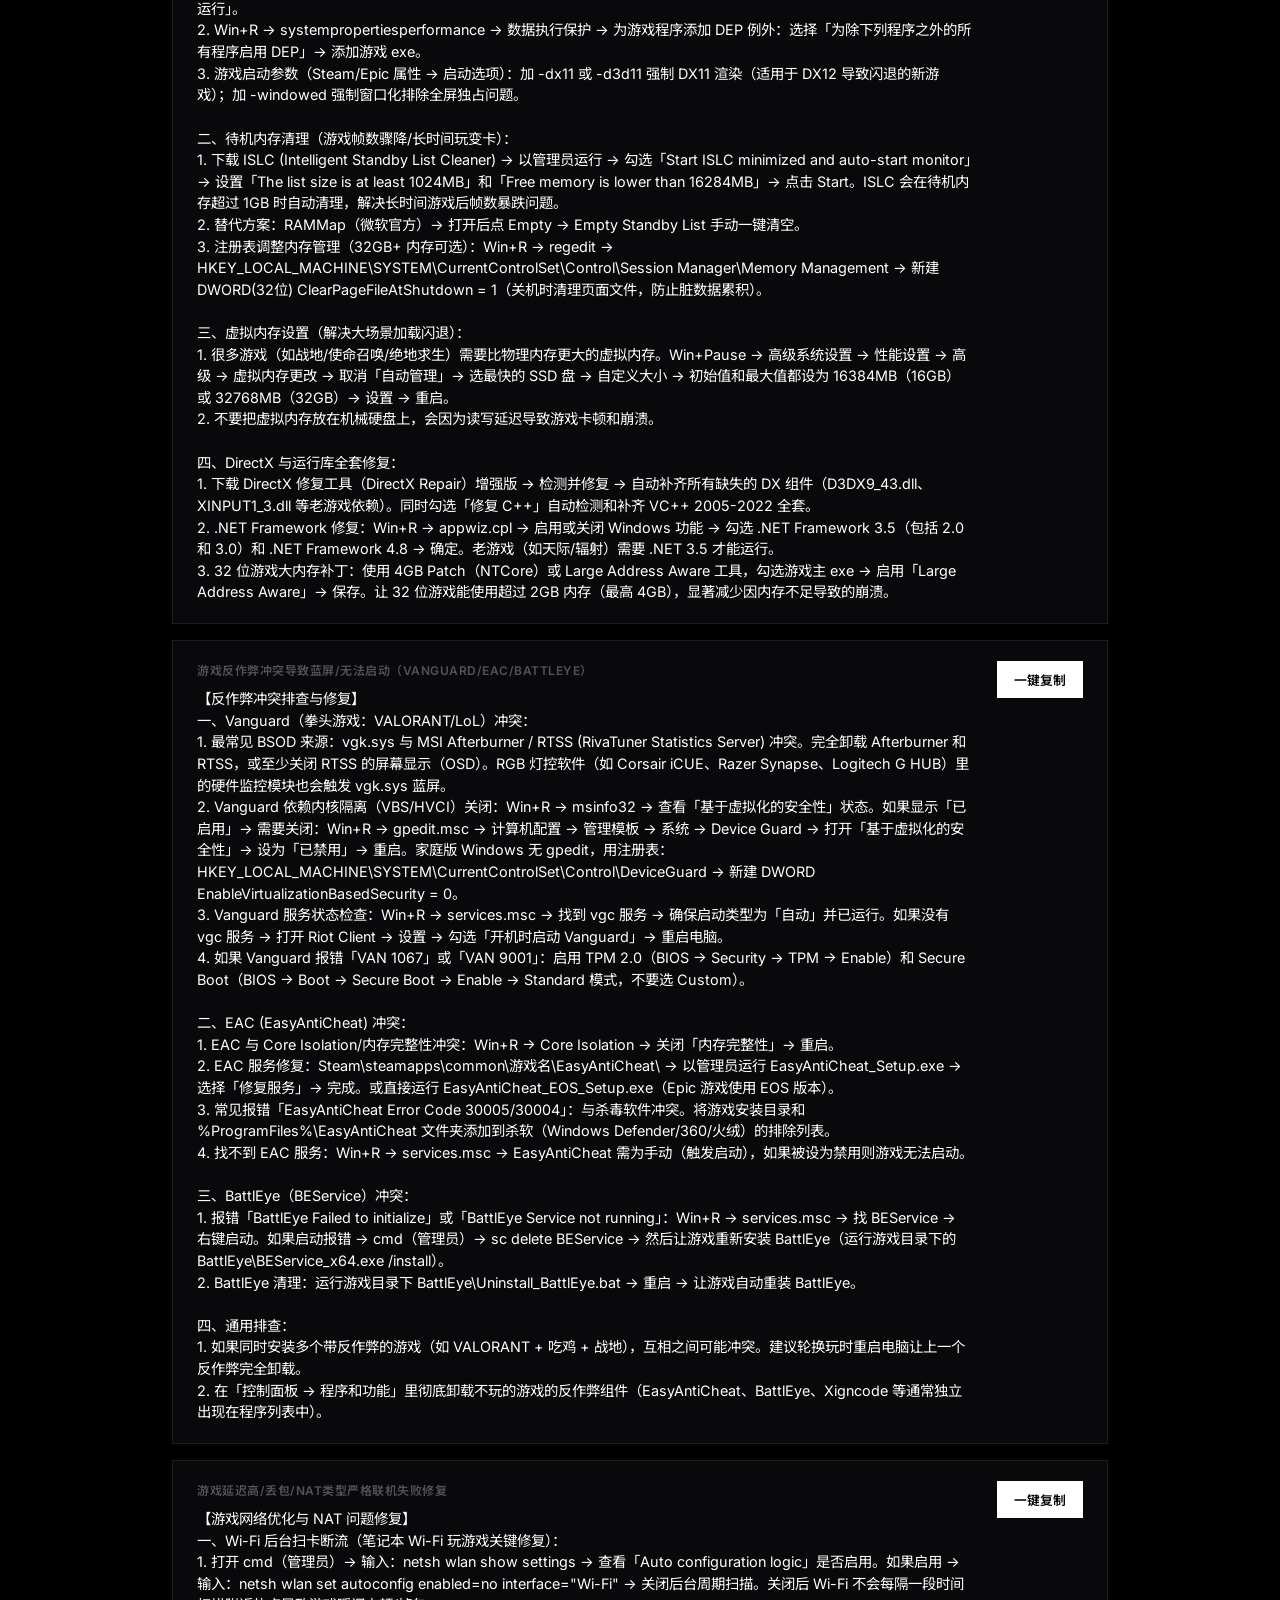
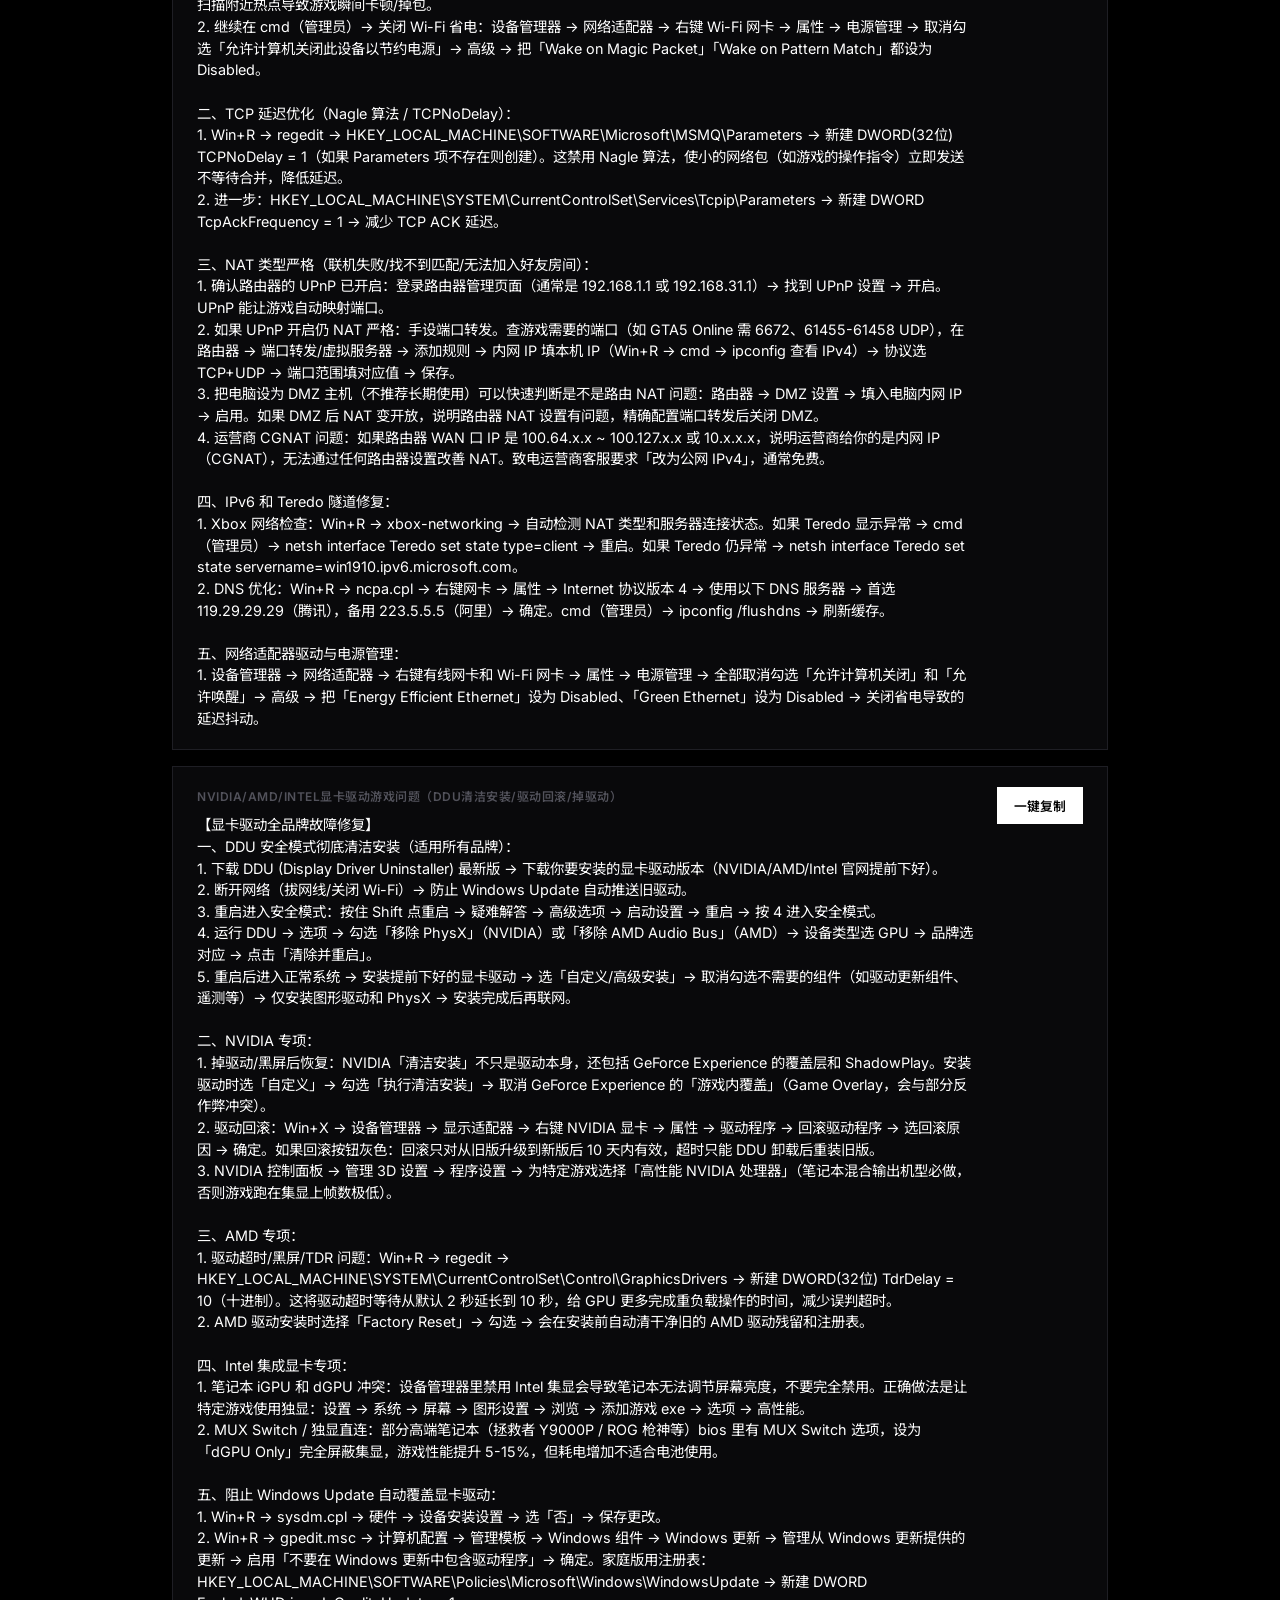
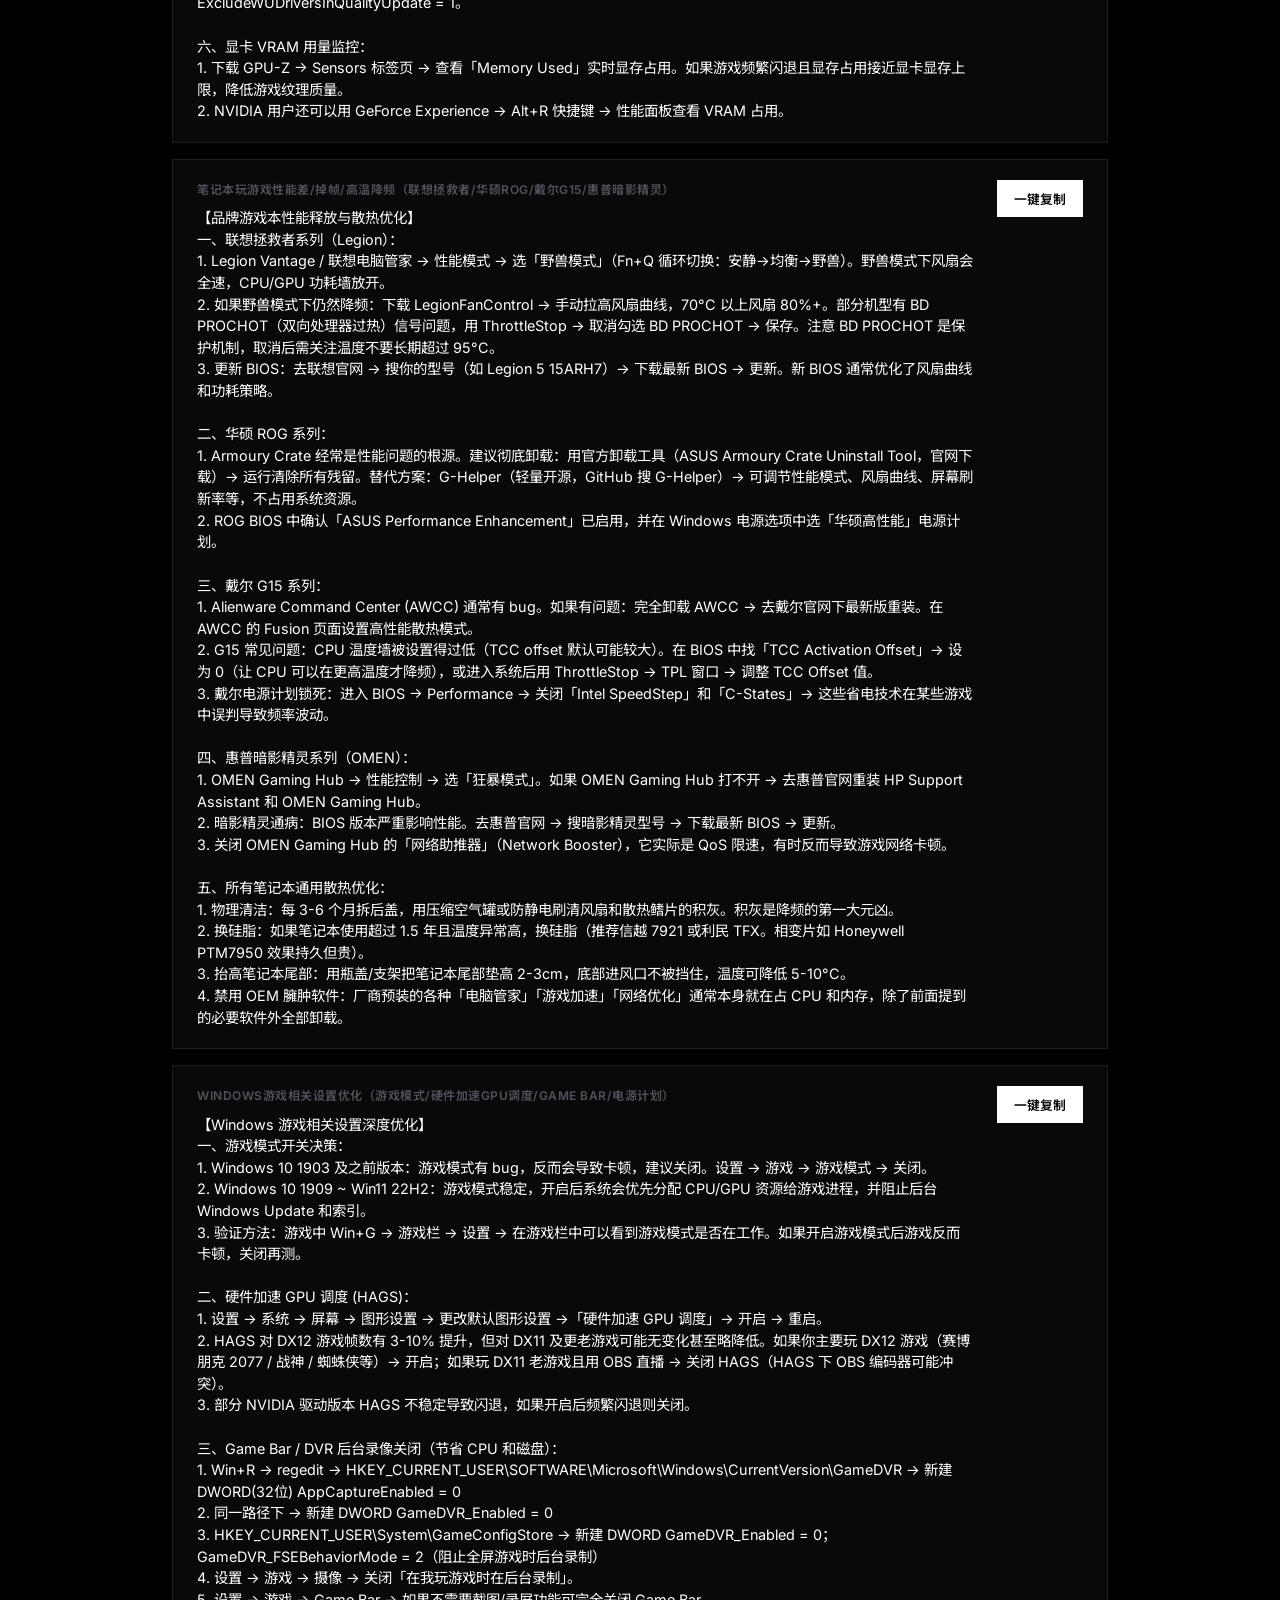
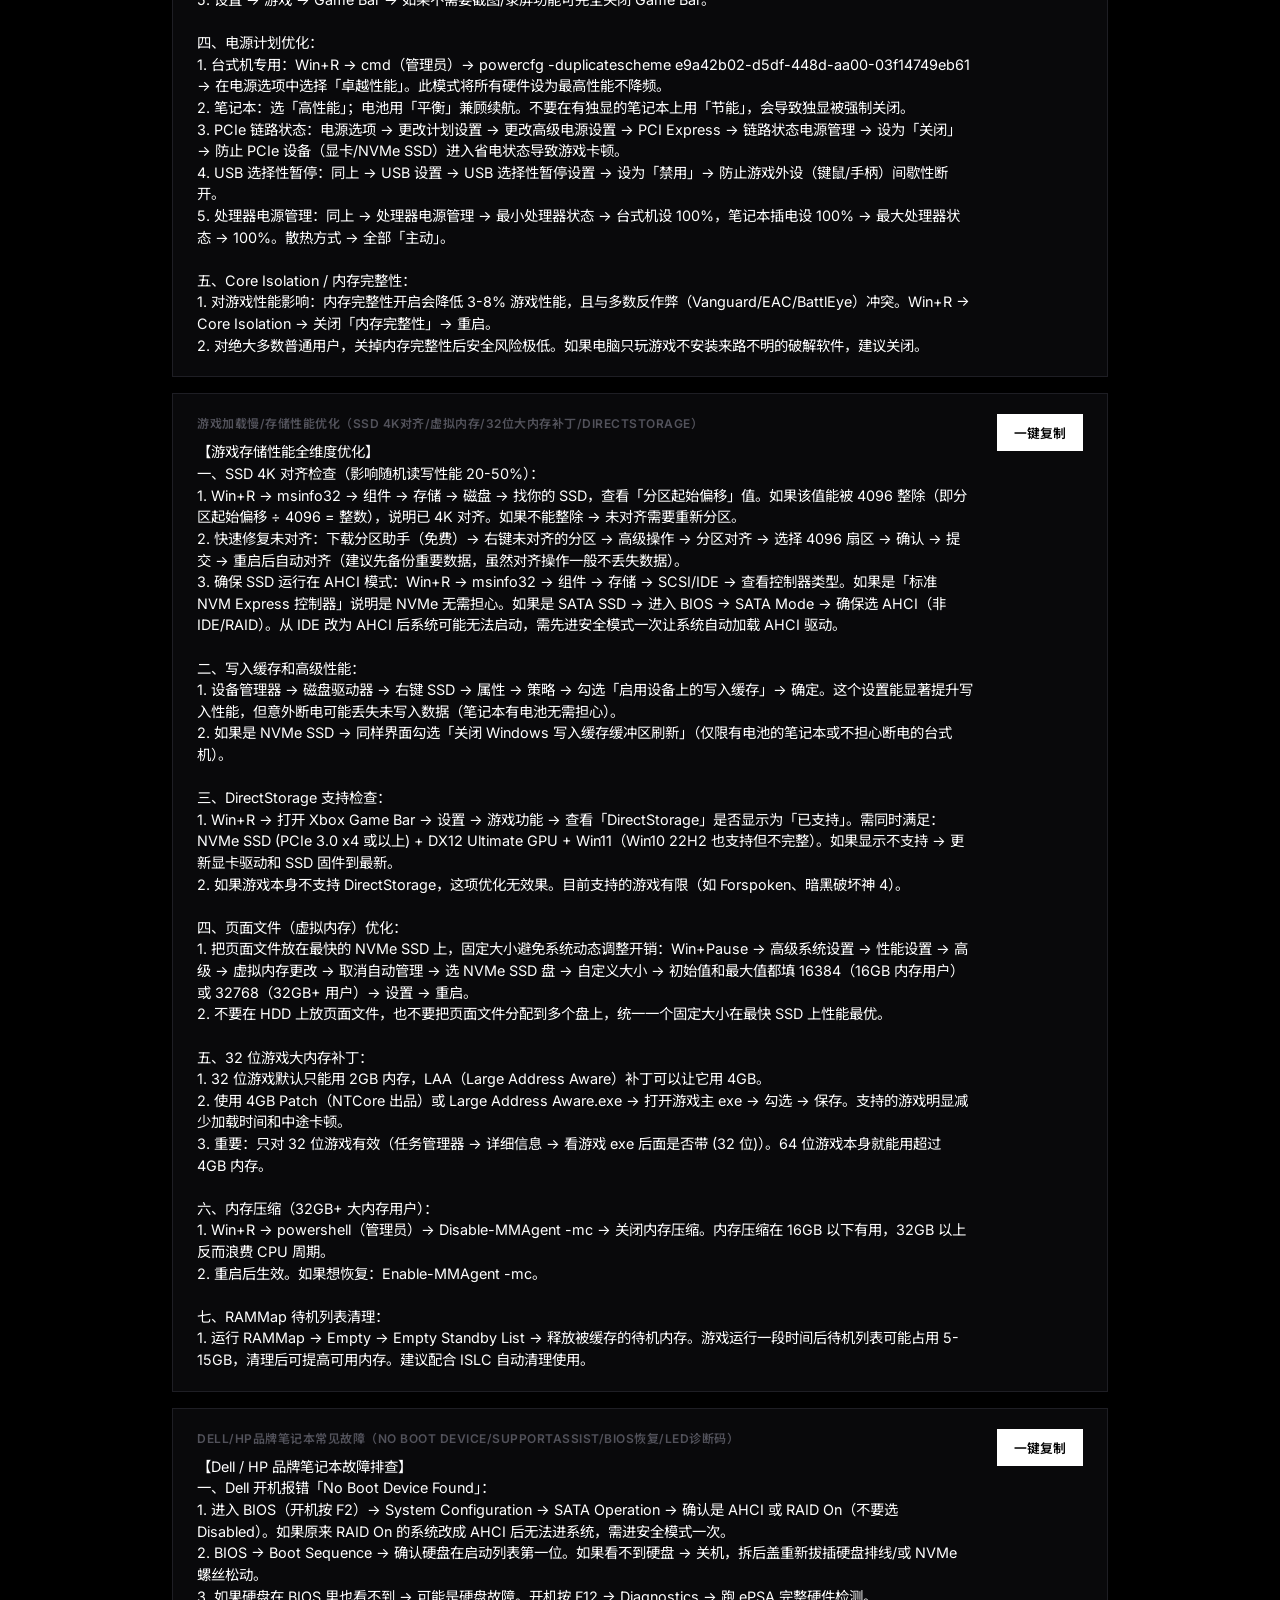
<file: trouble.html>
<!DOCTYPE html>
<html lang="zh-CN">
<head>
    <meta charset="UTF-8">
    <meta name="viewport" content="width=device-width, initial-scale=1.0">
    <title>系统疑难杂症解决话术 | OSBox 平台</title>
    <link rel="stylesheet" href="styles.css">
    <link rel="preconnect" href="https://fonts.googleapis.com">
    <link rel="preconnect" href="https://fonts.gstatic.com" crossorigin>
    <link href="https://fonts.googleapis.com/css2?family=Fira+Code:wght@400;500&family=Inter:wght@300;400;500;600;700&family=Noto+Sans+SC:wght@300;400;500;700&display=swap" rel="stylesheet">
    <style>
        .kefu-container {
            max-width: 1000px;
            margin: 3.5rem auto;
            padding: 0 2rem;
        }
        .kefu-header {
            border-bottom: 1px solid var(--border-color);
            padding-bottom: 2rem;
            margin-bottom: 3rem;
        }
        .kefu-header h2 {
            font-size: 1.8rem;
            font-weight: 700;
            color: #ffffff;
            margin-bottom: 0.5rem;
        }
        .kefu-header p {
            color: var(--text-secondary);
            font-size: 0.95rem;
        }
        .kefu-section {
            margin-bottom: 3.5rem;
        }
        .kefu-section-title {
            font-size: 1.15rem;
            font-weight: 700;
            color: #ffffff;
            border-left: 2px solid #ffffff;
            padding-left: 0.75rem;
            margin-bottom: 1.5rem;
            font-family: var(--font-sans);
        }
        .script-row {
            display: flex;
            align-items: flex-start;
            justify-content: space-between;
            background: var(--bg-secondary);
            border: 1px solid var(--border-color);
            padding: 1.25rem 1.5rem;
            margin-bottom: 1rem;
            gap: 1.5rem;
            transition: var(--transition-fast);
        }
        .script-row:hover {
            border-color: var(--border-hover);
            background: #121214;
        }
        .script-info {
            flex: 1;
            display: flex;
            flex-direction: column;
            gap: 0.5rem;
        }
        .script-desc {
            font-size: 0.75rem;
            color: var(--text-muted);
            font-weight: 600;
            text-transform: uppercase;
            letter-spacing: 0.5px;
        }
        .script-content {
            font-size: 0.9rem;
            color: var(--text-primary);
            line-height: 1.5;
            white-space: pre-wrap;
            font-family: var(--font-sans);
        }
        .copy-btn {
            background: #ffffff;
            color: #000000;
            border: 1px solid #ffffff;
            padding: 0.5rem 1rem;
            font-size: 0.8rem;
            font-weight: 600;
            cursor: pointer;
            transition: var(--transition-fast);
            white-space: nowrap;
        }
        .copy-btn:hover {
            background: #e4e4e7;
            border-color: #e4e4e7;
        }
    
        /* 商品快捷导航 */
        .category-nav {
            display: flex;
            flex-wrap: wrap;
            gap: 0.75rem;
            margin-top: 1.5rem;
        }
        .category-nav-item {
            display: inline-flex;
            align-items: center;
            background: var(--bg-secondary);
            border: 1px solid var(--border-color);
            color: var(--text-secondary);
            padding: 0.6rem 1.2rem;
            font-size: 0.85rem;
            font-weight: 500;
            text-decoration: none;
            transition: var(--transition-fast);
            cursor: pointer;
            border-radius: 4px;
        }
        .category-nav-item:hover {
            color: #ffffff;
            border-color: var(--border-hover);
            background: #121214;
            transform: translateY(-1px);
        }
        .category-nav-item:active {
            transform: translateY(0);
        }
        
        /* 平滑滚动与偏移 */
        html {
            scroll-behavior: smooth;
        }
        .kefu-section {
            scroll-margin-top: 7.5rem;
        }

.trouble-search-bar {
    display: flex;
    gap: 0.5rem;
    margin-bottom: 2rem;
    padding: 1rem 1.25rem;
    background: var(--bg-secondary);
    border: 1px solid var(--border-color);
    align-items: center;
}
.trouble-search-bar svg {
    flex-shrink: 0;
}
.trouble-search-input {
    flex: 1;
    background: #050506;
    border: 1px solid var(--border-color);
    color: #ffffff;
    padding: 0.6rem 1rem;
    font-size: 0.9rem;
    font-family: var(--font-sans);
    outline: none;
}
.trouble-search-input:focus {
    border-color: #ffffff;
}
.trouble-search-input::placeholder {
    color: var(--text-muted);
}
.trouble-search-clear {
    background: transparent;
    border: 1px solid var(--border-color);
    color: var(--text-secondary);
    padding: 0.5rem 0.8rem;
    cursor: pointer;
    font-size: 0.8rem;
    display: none;
}
.script-row.hidden-by-search {
    display: none;
}
</style>
</head>
<body class="kefu-page">
    <!-- 头部横幅区 -->
    <header class="app-header">
        <div class="header-container">
            <div class="brand" onclick="window.location.href='index.html'" style="cursor: pointer;">
                <span class="logo-icon">
                    <svg viewBox="0 0 24 24" fill="none" stroke="currentColor" stroke-width="2.5" stroke-linecap="round" stroke-linejoin="round"><path d="m8 3 4 8 5-5 5 15H2L8 3z"/></svg>
                </span>
                <div class="brand-text">
                    <h1>OSBox 平台</h1>
                    <p>OSBox Technical Platform</p>
                </div>
            </div>
            <div class="store-badge">
                <span class="badge-status"></span>
                <span>平台商户 (在线服务: 9:00 - 19:00)</span>
            </div>
        </div>
    </header>

    <main class="kefu-container">
        <div class="kefu-header">
            <h2>系统疑难杂症解决话术</h2>
            <p>本工具库包含电脑蓝屏 Minidump 日志分析、微软 VC++ & DirectX 运行库修复、显卡驱动 DDU 清理重装以及网络重置 LSP 修复客服快捷话术。</p>
            
            <!-- 快捷商品导航 -->
            <div class="category-nav">
                <a href="os-install.html" class="category-nav-item"><svg width="14" height="14" viewBox="0 0 24 24" fill="none" stroke="currentColor" stroke-width="2.5" stroke-linecap="round" stroke-linejoin="round" style="vertical-align: middle; margin-right: 4px; display: inline-block;"><rect x="2" y="3" width="20" height="14" rx="2" ry="2"></rect><line x1="2" y1="20" x2="22" y2="20"></line><line x1="12" y1="17" x2="12" y2="20"></line></svg>原版纯净重装</a>
                <a href="minecraft.html" class="category-nav-item"><svg width="14" height="14" viewBox="0 0 24 24" fill="none" stroke="currentColor" stroke-width="2.5" stroke-linecap="round" stroke-linejoin="round" style="vertical-align: middle; margin-right: 4px; display: inline-block;"><rect x="3" y="3" width="18" height="18" rx="2" ry="2"></rect><line x1="3" y1="9" x2="21" y2="9"></line><line x1="3" y1="15" x2="21" y2="15"></line><line x1="12" y1="3" x2="12" y2="9"></line><line x1="8" y1="9" x2="8" y2="15"></line><line x1="16" y1="9" x2="16" y2="15"></line><line x1="12" y1="15" x2="12" y2="21"></line></svg>我的世界 Minecraft 部署</a>
                <a href="trouble.html" class="category-nav-item active"><svg width="14" height="14" viewBox="0 0 24 24" fill="none" stroke="currentColor" stroke-width="2.5" stroke-linecap="round" stroke-linejoin="round" style="vertical-align: middle; margin-right: 4px; display: inline-block;"><path d="M14.7 6.3a1 1 0 0 0 0 1.4l1.6 1.6a1 1 0 0 0 1.4 0l3.77-3.77a6 6 0 0 1-7.94 7.94l-6.91 6.91a2.12 2.12 0 0 1-3-3l6.91-6.91a6 6 0 0 1 7.94-7.94l-3.76 3.76z"></path></svg>电脑系统疑难杂症解决</a>
                <a href="linux.html" class="category-nav-item"><svg width="14" height="14" viewBox="0 0 24 24" fill="none" stroke="currentColor" stroke-width="2.5" stroke-linecap="round" stroke-linejoin="round" style="vertical-align: middle; margin-right: 4px; display: inline-block;"><polyline points="4 17 10 11 4 5"></polyline><line x1="12" y1="19" x2="20" y2="19"></line></svg>Linux 专业系统安装</a>
                <a href="steam.html" class="category-nav-item"><svg width="14" height="14" viewBox="0 0 24 24" fill="none" stroke="currentColor" stroke-width="2.5" stroke-linecap="round" stroke-linejoin="round" style="vertical-align: middle; margin-right: 4px; display: inline-block;"><line x1="6" y1="12" x2="10" y2="12"></line><line x1="8" y1="10" x2="8" y2="14"></line><line x1="15" y1="13" x2="15.01" y2="13"></line><line x1="18" y1="11" x2="18.01" y2="11"></line><rect x="2" y="6" width="20" height="12" rx="3"></rect></svg>Steam 安装与使用优化</a>
                <a href="custom.html" class="category-nav-item"><svg width="14" height="14" viewBox="0 0 24 24" fill="none" stroke="currentColor" stroke-width="2.5" stroke-linecap="round" stroke-linejoin="round" style="vertical-align: middle; margin-right: 4px; display: inline-block;"><path d="M12 22C17.5228 22 22 17.5228 22 12C22 6.47715 17.5228 2 12 2C6.47715 2 2 6.47715 2 12C2 14.7255 3.09032 17.1962 4.85857 19C5.3434 19.49 5.25302 20.3015 4.80169 20.7528C4.54244 21.0121 4.19502 21.1522 3.8272 21.1522C3.12513 21.1522 2.65147 20.4879 2.91574 19.8373C3.6067 18.134 4 16.126 4 14C4 9.58172 7.58172 6 12 6C16.4183 6 20 9.58172 20 14C20 18.4183 16.4183 22 12 22Z"></path></svg>系统封装与定制</a>
                <a href="boot-keys.html" class="category-nav-item"><svg width="14" height="14" viewBox="0 0 24 24" fill="none" stroke="currentColor" stroke-width="2.5" stroke-linecap="round" stroke-linejoin="round" style="vertical-align: middle; margin-right: 4px; display: inline-block;"><rect x="2" y="4" width="20" height="16" rx="2" ry="2"></rect><line x1="6" y1="8" x2="6.01" y2="8"></line><line x1="10" y1="8" x2="10.01" y2="8"></line><line x1="14" y1="8" x2="14.01" y2="8"></line><line x1="18" y1="8" x2="18.01" y2="8"></line><line x1="6" y1="12" x2="6.01" y2="12"></line><line x1="10" y1="12" x2="10.01" y2="12"></line><line x1="14" y1="12" x2="14.01" y2="12"></line><line x1="18" y1="12" x2="18.01" y2="12"></line><line x1="7" y1="16" x2="17" y2="16"></line></svg>主板启动键</a>
                <a href="downloads.html" class="category-nav-item"><svg width="14" height="14" viewBox="0 0 24 24" fill="none" stroke="currentColor" stroke-width="2.5" stroke-linecap="round" stroke-linejoin="round" style="vertical-align: middle; margin-right: 4px; display: inline-block;"><polyline points="17 10 12 15 7 10"></polyline><line x1="12" y1="15" x2="12" y2="3"></line><path d="M21 17v2a2 2 0 0 1-2 2H5a2 2 0 0 1-2-2v-2"></path></svg>纯净下载</a>
                <a href="office.html" class="category-nav-item"><svg width="14" height="14" viewBox="0 0 24 24" fill="none" stroke="currentColor" stroke-width="2.5" stroke-linecap="round" stroke-linejoin="round" style="vertical-align: middle; margin-right: 4px; display: inline-block;"><path d="M14 2H6a2 2 0 0 0-2 2v16a2 2 0 0 0 2 2h12a2 2 0 0 0 2-2V8z"></path><polyline points="14 2 14 8 20 8"></polyline><line x1="16" y1="13" x2="8" y2="13"></line><line x1="16" y1="17" x2="8" y2="17"></line><polyline points="10 9 9 9 8 9"></polyline></svg>Office 部署教程</a>
            </div>
        </div>

        <!-- 13. 电脑系统疑难杂症解决 -->
        <div class="kefu-section" id="section-trouble">
            <div class="kefu-section-title">13. 电脑系统疑难杂症解决（含游戏玩家与品牌笔记本专项）</div>
            
            <div class="trouble-search-bar" id="trouble-search-bar">
                <svg width="16" height="16" viewBox="0 0 24 24" fill="none" stroke="currentColor" stroke-width="2" stroke-linecap="round" stroke-linejoin="round"><circle cx="11" cy="11" r="8"/><line x1="21" y1="21" x2="16.65" y2="16.65"/></svg>
                <input type="text" class="trouble-search-input" id="trouble-search-input" placeholder="搜索疑难杂症关键词（如：蓝屏、游戏闪退、打印机、Dell、联想...）" oninput="filterTroubleScripts()">
                <button class="trouble-search-clear" id="trouble-search-clear" onclick="clearTroubleSearch()">清除</button>
            </div>
            <div class="script-row">
                <div class="script-info">
                    <span class="script-desc">蓝屏崩溃日志分析</span>
                    <div class="script-content" id="trouble-1">请您在 C:\Windows\Minidump 路径下查找是否有后缀为 .dmp 的蓝屏日志文件并发送给工程师。我们将使用专业分析工具定位是哪个驱动程序或硬件硬件导致的蓝屏崩溃。</div>
                </div>
                <button class="copy-btn" onclick="copyText('trouble-1')">一键复制</button>
            </div>

            <div class="script-row">
                <div class="script-info">
                    <span class="script-desc">系统运行库 DLL 报错修复</span>
                    <div class="script-content" id="trouble-2">针对您运行软件或游戏时提示缺少 msvcp140.dll、vcruntime140.dll 或 DirectX 3D 组件的问题，工程师将为您重新部署全套微软 Visual C++ 2005-2022 最新运行库及 DirectX 修复组件。</div>
                </div>
                <button class="copy-btn" onclick="copyText('trouble-2')">一键复制</button>
            </div>

            <div class="script-row">
                <div class="script-info">
                    <span class="script-desc">显卡驱动冲突黑屏/闪烁解决</span>
                    <div class="script-content" id="trouble-3">我们会首先引导电脑进入安全模式，使用 DDU (Display Driver Uninstaller) 工具彻底清理残留的旧显卡驱动和注册表，随后为您重新纯净安装最稳定的显卡官方驱动，解决游戏闪退或黑屏。</div>
                </div>
                <button class="copy-btn" onclick="copyText('trouble-3')">一键复制</button>
            </div>

            <div class="script-row">
                <div class="script-info">
                    <span class="script-desc">网络丢包延迟与网卡修复</span>
                    <div class="script-content" id="trouble-4">针对您的网络访问异常或游戏高延迟丢包，我们将为您进行网卡驱动重置、清空 DNS 缓存并配置最优公共 DNS（如阿里或腾讯DNS），并修复 LSP 套接字以恢复正常网络。</div>
                </div>
                <button class="copy-btn" onclick="copyText('trouble-4')">一键复制</button>
            </div>

            <div class="script-row">
                <div class="script-info">
                    <span class="script-desc">Steam 假入库劫持快速清理 (不重装 Steam)</span>
                    <div class="script-content" id="trouble-5">如果您的 Steam 曾使用过第三方“假入库/解锁”助手导致后续游戏闪退或报错，工程师将为您清除系统 hosts 劫持、安全卸载第三方残留补丁，并手动排查并删除 Steam 根目录及系统目录下的劫持 dll（如 GreenLuma、CreamAPI、winmm.dll、version.dll等），在不重装 Steam 及保留本地已下载游戏的情况下，快速恢复纯净的 Steam 原版运行环境。</div>
                </div>
                <button class="copy-btn" onclick="copyText('trouble-5')">一键复制</button>
            </div>

            <div class="script-row">
                <div class="script-info">
                    <span class="script-desc">Steam 假入库劫持彻底清除 (重装软件环境)</span>
                    <div class="script-content" id="trouble-6">若您的 Steam 假入库软件残留较多或遭到了恶意的流氓软件捆绑篡改，导致客户端损坏且无法正常清理，我们将备份好您的游戏库数据，对旧版 Steam 进行彻底卸载与残留清理。随后为您重新安装纯净安全的 Valve 官方原版 Steam 客户端，并重新导入您原有的游戏文件，确保环境绝对安全。</div>
                </div>
                <button class="copy-btn" onclick="copyText('trouble-6')">一键复制</button>
            </div>

            <div class="script-row">
                <div class="script-info">
                    <span class="script-desc">Windows 7/8.1 升级 Windows 10 兼容性检测与迁移</span>
                    <div class="script-content" id="trouble-7">【Win7/8.1 升级 Win10 完整方案】
一、升级前兼容性检测：
1. 运行微软官方兼容性检查工具：下载 Windows 10 安装介质中的 Setup.exe，运行后会自动扫描当前系统已安装的软件，列出不兼容的程序清单。
2. 手动排查关键软件：以下类型软件必须提前确认 Win10 兼容性：防病毒/安全软件（如360、火绒、卡巴斯基等需更新到支持Win10的版本）、银行U盾驱动、旧版AutoCAD（2014以前版本不支持Win10）、旧版Adobe软件（CS6及更早）、特定行业软件（如用友U8、金蝶K3等老版ERP系统）。
3. 驱动兼容性：重点检查显卡（NVIDIA GT400/AMD HD5000系列及以上支持）、网卡、声卡、打印机驱动是否有 Win10 版本。设备管理器中有感叹号的设备大概率没有 Win10 驱动，需提前准备替代方案或更换硬件。
4. 备份方案：升级前必须备份重要数据。推荐使用「易数备份」或「傲梅轻松备份」做全盘镜像，万一升级失败可还原回 Win7/8.1 原样。

二、升级执行步骤：
1. 通过 Windows 10 安装介质（U盘或ISO）运行 Setup.exe，选择「保留个人文件和应用」。
2. 若提示「这台电脑无法升级」，通常原因：当前系统盘可用空间不足 20GB（C 盘右键属性查看），需先用磁盘清理工具或手动迁移大文件释放空间。
3. 升级过程中电脑会重启 3-5 次，全程不要强制关机，黑屏状态等待属正常现象。
4. 升级完成后进「设置→更新和安全→激活」确认系统激活状态。Win7/8.1 正版密钥在升级 Win10 后会自动转换为数字许可证激活。

三、升级后常见问题解决：
- 某些软件打不开：右键 exe→属性→兼容性→勾选「以兼容模式运行」选 Windows 7→确定。若仍不行，需安装对应软件的 Win10 更新版本。
- 打印机无法使用：到打印机品牌官网下载对应型号的 Win10 驱动重新安装。
- 声音消失：右键任务栏喇叭→声音问题疑难解答→自动修复；若无效，重装声卡驱动。
- 升级后系统变卡：Win10 会在后台进行索引构建和更新检查（持续 1-2 天），属正常现象。待完成后打开「设置→隐私→后台应用」关闭不需要的后台程序。
- 10 天内后悔：打开「设置→更新和安全→恢复→回退到 Windows 7/8.1」。

<svg width="14" height="14" viewBox="0 0 24 24" fill="none" stroke="#eab308" stroke-width="2" stroke-linecap="round" stroke-linejoin="round" style="vertical-align: middle; margin-right: 3px;"><path d="m21.73 18-8-14a2 2 0 0 0-3.48 0l-8 14A2 2 0 0 0 4 21h16a2 2 0 0 0 1.73-3Z"/><line x1="12" y1="9" x2="12" y2="13"/><line x1="12" y1="17" x2="12.01" y2="17"/></svg> 常见陷阱：不要使用第三方「一键升级」工具（如白云一键重装、黑鲨装机等），这些工具会捆绑广告和流氓软件。务必使用微软官方安装介质或 Media Creation Tool。</div>
                </div>
                <button class="copy-btn" onclick="copyText('trouble-7')">一键复制</button>
            </div>

            <div class="script-row">
                <div class="script-info">
                    <span class="script-desc">Windows 10 升级 Windows 11 硬件适配检测（TPM 2.0 / Secure Boot / CPU 兼容）</span>
                    <div class="script-content" id="trouble-8">【Win10 升级 Win11 硬件检测与绕过方案】
一、官方硬件要求检查：
1. 下载微软「电脑健康状况检查」应用（PC Health Check），运行后会自动告诉你电脑是否符合 Win11 要求。
2. 手动检查三大硬性门槛：
   - TPM 2.0：Win+R → tpm.msc → 查看「规范版本」是否为 2.0。若显示「找不到兼容的 TPM」，进 BIOS → Security → 找到 Intel PTT（Intel 平台）或 AMD fTPM（AMD 平台）→ 设为 Enabled → F10 保存。如果 BIOS 里完全没有 TPM 选项，说明主板太老不支持。
   - Secure Boot（安全启动）：Win+R → msinfo32 → 查看「安全启动状态」是否为「开启」。若为「关闭」或「不支持」，进 BIOS → Boot → Secure Boot → Enabled（可能需要先关闭 CSM，把启动模式改为 UEFI Only）。
   - CPU 代际：Intel 第 8 代及以上 / AMD Ryzen 2000 系列及以上。Win+R → msinfo32 →「处理器」查看型号。如果 CPU 不在支持列表内，官方不支持升级，但可通过下方方法绕过。
3. 磁盘分区格式必须是 GPT：Win+R → diskmgmt.msc → 右键 C 盘 → 属性 → 卷 → 查看「磁盘分区形式」。若为 MBR，需先转换为 GPT（参考 MBR2GPT 工具，命令：mbr2gpt /validate /disk:0 /allowFullOS → mbr2gpt /convert /disk:0）。

二、硬件不满足时的绕过方案（仅建议技术用户操作）：
1. 修改注册表绕过 TPM + CPU 检测：
   - Win+R → regedit → 定位 HKEY_LOCAL_MACHINE\SYSTEM\Setup\MoSetup
   - 新建 DWORD(32位)值 AllowUpgradesWithUnsupportedTPMOrCPU = 1
   - 然后用 Win11 ISO 中的 Setup.exe 直接升级。
2. 用 Rufus 制作 Win11 安装 U 盘时，Rufus 会自动弹出选项「移除对 TPM 2.0 / Secure Boot / 4GB+ RAM 的要求」，勾选后制作的 U 盘可绕过全部硬件检查。
3. <svg width="14" height="14" viewBox="0 0 24 24" fill="none" stroke="#eab308" stroke-width="2" stroke-linecap="round" stroke-linejoin="round" style="vertical-align: middle; margin-right: 3px;"><path d="m21.73 18-8-14a2 2 0 0 0-3.48 0l-8 14A2 2 0 0 0 4 21h16a2 2 0 0 0 1.73-3Z"/><line x1="12" y1="9" x2="12" y2="13"/><line x1="12" y1="17" x2="12.01" y2="17"/></svg> 注意：绕过硬件检测安装的 Win11 可能无法收到某些大版本更新（如 24H2 升 25H2），需手动用 ISO 升级。旧 CPU 上跑 Win11 可能会有偶发卡顿，属正常现象。

三、升级后常见问题：
- 升级后 C 盘空间急剧减少：Win11 会保留 Windows.old 旧系统文件夹（约 15-30GB）。确认新系统正常后，设置→系统→存储→临时文件→勾选「以前的 Windows 安装文件」→删除。
- 右键菜单不习惯：Shift+右键 可展开完整传统菜单。或用注册表恢复 Win10 样式右键（reg add HKCU\Software\Classes\CLSID\{86ca1aa0-34aa-4e8b-a509-50c905bae2a2}\InprocServer32 /ve /d "" /f → 重启资源管理器）。
- 任务栏图标居中→靠左：「设置→个性化→任务栏→任务栏行为→任务栏对齐方式」改为「左」。
- 旧打印机/扫描仪无法用：到品牌官网搜 Win11 驱动；若官网无 Win11 版，尝试安装 Win10 版驱动（在兼容模式下安装），大部分兼容。</div>
                </div>
                <button class="copy-btn" onclick="copyText('trouble-8')">一键复制</button>
            </div>

            <div class="script-row">
                <div class="script-info">
                    <span class="script-desc">Windows Update 更新失败/卡住/循环重启修复</span>
                    <div class="script-content" id="trouble-9">【Windows Update 更新故障修复】
一、更新卡在某个百分比不动：
1. 不要强制关机，先耐心等候 1~2 小时（某些大版本更新确实需要很长时间后台处理）。如果超过 3 小时仍卡住，长按电源键强制关机，再开机系统会自动回滚到更新前状态。
2. 清理更新缓存（最高效的一招）：Win+R → services.msc → 找到 Windows Update 服务 → 右键停止。然后打开 C:\Windows\SoftwareDistribution → 删除里面所有文件和文件夹（删除 DataStore 和 Download 两个文件夹即可）。再回到 services.msc 启动 Windows Update 服务。最后重新检查更新。
3. 运行 Windows 更新疑难解答：设置→更新和安全→疑难解答→其他疑难解答→Windows Update→运行。系统会自动检测并修复常见的更新服务配置错误。

二、更新安装后反复重启/蓝屏/进不了桌面：
1. 开机时连续按 F8（或强制关机 3 次触发自动修复）→ 进入「高级启动选项」→ 疑难解答 → 高级选项 → 卸载更新 → 选择「卸载最新的质量更新」或「卸载最新的功能更新」→ 重启恢复到更新前。
2. 进安全模式排查：高级启动 → 疑难解答 → 高级选项 → 启动设置 → 重启 → 按 4 进入安全模式。如果能进安全模式，说明是第三方驱动/软件冲突。运行 msconfig → 服务 → 隐藏 Microsoft 服务 → 全部禁用 → 重启正常模式逐一排查。

三、提示「更新失败，撤销更改」：
1. 运行 SFC 扫描修复系统文件：Win+R → cmd（以管理员身份运行）→ sfc /scannow → 等待扫描完成。如果 SFC 提示无法修复，继续运行 DISM /Online /Cleanup-Image /RestoreHealth。
2. 重置 Windows Update 组件（高级方案）：以管理员身份运行 cmd，依次执行：
   net stop wuauserv && net stop cryptSvc && net stop bits && net stop msiserver
   ren C:\Windows\SoftwareDistribution SoftwareDistribution.old
   ren C:\Windows\System32\catroot2 catroot2.old
   net start wuauserv && net start cryptSvc && net start bits && net start msiserver
   然后重新检查更新。

四、更新后打印机/蓝牙/Wi-Fi 失效：
这是 Windows 更新中自动推送了不兼容驱动的常见问题。回滚驱动：Win+X → 设备管理器 → 找到失效设备 → 右键属性 → 驱动程序 → 回滚驱动程序。如果「回滚驱动程序」按钮灰色不可选，去设备品牌官网下载旧版驱动覆盖安装。</div>
                </div>
                <button class="copy-btn" onclick="copyText('trouble-9')">一键复制</button>
            </div>

            <div class="script-row">
                <div class="script-info">
                    <span class="script-desc">系统文件损坏修复 SFC / DISM 及系统组件重置</span>
                    <div class="script-content" id="trouble-10">【系统文件完整性修复】
一、初步扫描（SFC）：
1. Win+R → cmd → 右键以管理员身份运行 → 输入 sfc /scannow → 等待扫描完成（约 5-15 分钟）。
2. 结果解读：
   - 「Windows 资源保护未找到任何完整性冲突」→ 系统文件完好，问题出在其他地方。
   - 「Windows 资源保护找到了损坏文件并已成功修复」→ 修复成功，重启电脑。
   - 「Windows 资源保护找到了损坏文件但无法修复其中某些文件」→ 需要下面第二步 DISM 修复。

二、深度修复（DISM）：
以管理员身份运行 cmd，依次执行以下命令（务必按顺序，每步等完成）：
DISM /Online /Cleanup-Image /CheckHealth    （检查映像是否可修复，约 1 分钟）
DISM /Online /Cleanup-Image /ScanHealth     （扫描映像损坏，约 10 分钟）
DISM /Online /Cleanup-Image /RestoreHealth  （从 Windows Update 拉取健康文件修复，约 15-30 分钟，需联网）
如果 RestoreHealth 报错或卡住，使用本地安装源修复：
DISM /Online /Cleanup-Image /RestoreHealth /Source:WIM:X:\Sources\install.wim:1 /LimitAccess
（其中 X: 替换为 Win10/11 安装 U 盘或 ISO 挂载后的盘符）

三、终极方案——就地升级（保留所有数据和应用）：
如果 SFC + DISM 均无法修复，使用 Win10/11 安装 ISO 运行 Setup.exe → 选择「保留个人文件和应用」→ 执行就地升级。这会重新安装 Windows 系统文件但保留所有程序、设置和文件，相当于「无损重装」。耗时约 30-60 分钟。

四、常见 SFC/DISM 报错处理：
- DISM 报「错误 0x800f081f 找不到源文件」：说明当前网络/更新源不完整。挂载 Win10/11 ISO → 打开 sources 文件夹 → 找到 install.wim（或 install.esd）→ 用上面的 /Source 参数指定路径修复。
- SFC 反复报同样的文件损坏：可能是硬盘坏道导致。运行 chkdsk C: /f /r → 重启让磁盘自检完成后再重跑 sfc /scannow。</div>
                </div>
                <button class="copy-btn" onclick="copyText('trouble-10')">一键复制</button>
            </div>

            <div class="script-row">
                <div class="script-info">
                    <span class="script-desc">Windows 激活问题（数字许可证丢失/密钥无效/硬件变更后未激活）</span>
                    <div class="script-content" id="trouble-11">【Windows 激活问题全场景处理】
一、更换硬件（主板/CPU/硬盘）后提示未激活：
1. 如果是更换硬盘重装系统：只要之前该电脑曾在此设备上激活过 Win10/11（已绑定数字许可证），重装后联网会自动激活，无需输入密钥。若未自动激活，进 设置→更新和安全→激活→疑难解答→选择「我最近更改了此设备的硬件」→选择当前设备→激活。
2. 如果是更换主板：数字许可证绑定的是主板。更换主板后，如果原密钥是零售版（Retail），疑难解答中选择硬件变更后可转移激活。如果原密钥是 OEM 版（品牌机预装），换主板后无法转移，需购买新密钥。
3. 检查当前激活密钥类型：Win+R → cmd → slmgr /dli → 查看「描述」中的 Retail（零售版，可转移）/ OEM_DM（品牌机预装，绑定主板）/ Volume（批量授权）。

二、提示「产品密钥无效/超出使用限制」：
1. 密钥版本与系统版本不匹配最常见。确认当前系统版本：设置→系统→关于→Windows 规格（家庭版/专业版/企业版/教育版）。家庭版密钥无法激活专业版。
2. 清理旧密钥并重新输入：cmd（管理员）→ slmgr /upk（卸载密钥）→ slmgr /cpky（清除注册表）→ slmgr /ipk XXXXX-XXXXX-XXXXX-XXXXX-XXXXX（输入新密钥）→ slmgr /ato（在线激活）。
3. 如果在线激活失败（错误代码 0xC004C003 或 0xC004F050）：改用电话激活。cmd → slui 4 → 选择国家「中国」→ 拨打显示的免费电话→ 按语音提示输入安装 ID → 获得确认 ID 输入完成激活。

三、Windows 7/8.1 免费升级 Win10/11 是否还可用：
截至目前，微软官方已关闭 Win7/8.1 免费升级通道，但实际测试中 Win7/8.1 的正版密钥（贴在机箱上的 COA 贴纸密钥或系统内置 OA3 密钥）直接输入 Win10/11 安装程序仍可在线激活。如果报密钥无效，先安装对应版本（家庭版→家庭版，专业版→专业版），再用疑难解答尝试。

四、数字激活 vs KMS 激活的区别：
- 数字许可证（Digital License）：绑定硬件，重装自动激活，永久有效，非商业零售/品牌机使用。查看方式：设置→激活→显示「Windows 已使用数字许可证激活」。
- KMS 激活：180 天有效期，到期需续期。通常为企业/学校批量授权环境使用。个人电脑不建议用 KMS，续期工具常被报毒或捆绑恶意软件。</div>
                </div>
                <button class="copy-btn" onclick="copyText('trouble-11')">一键复制</button>
            </div>

            <div class="script-row">
                <div class="script-info">
                    <span class="script-desc">开机慢/黑屏/卡Windows Logo 转圈修复</span>
                    <div class="script-content" id="trouble-12">【开机故障排查与修复】
一、开机黑屏只有鼠标指针：
1. 按 Ctrl+Shift+Esc 打开任务管理器 → 文件 → 运行新任务 → 输入 explorer.exe → 确定。如果桌面恢复，说明 explorer 进程崩溃，可能由最近安装的右键菜单扩展或桌面插件导致。
2. 进安全模式排查：强制关机 3 次触发自动修复 → 高级选项 → 启动设置 → 安全模式。进安全模式后 Win+R → msconfig → 服务 → 隐藏 Microsoft 服务 → 全部禁用 → 启动 → 打开任务管理器 → 禁用所有启动项 → 重启。如果正常，逐个启用排查冲突项。
3. 显卡驱动导致黑屏：安全模式下 Win+X → 设备管理器 → 显示适配器 → 右键显卡 → 卸载设备（勾选删除驱动软件）→ 重启，系统会用微软基本显示驱动暂时亮屏，再重新安装正确的显卡驱动。

二、开机卡 Windows Logo 转圈很久（超过 3 分钟）：
1. 拔掉所有外接 USB 设备（U盘、移动硬盘、打印机、USB Hub），只保留键盘鼠标，重启。某些外接存储设备会导致 BIOS 在 POST 阶段长时间等待。
2. 禁用快速启动：如果能进系统，控制面板→电源选项→选择电源按钮的功能→更改当前不可用设置→取消勾选「启用快速启动」。快速启动本质是深度休眠，异常后会导致开机奇慢。
3. 检查硬盘健康状态：Win+R → cmd → wmic diskdrive get status → 如显示 OK 则硬盘正常。如显示 Pred Fail，硬盘即将损坏，立即备份数据！也可用 CrystalDiskInfo 查看详细 SMART 信息。

三、开机提示「正在扫描和修复驱动器」每次都出现：
这是硬盘文件系统存在错误的标志。让扫描完成一次（不要跳过），进系统后以管理员运行 cmd → chkdsk C: /f → 按 Y → 重启。这次是离线模式深度修复，之后开机就不会再出现扫描提示。

四、开机直接进 BIOS 不进系统：
1. 检查硬盘是否被 BIOS 识别：BIOS → Boot → 看启动设备列表有没有你的硬盘型号。如果没有 → 关机，重新插拔硬盘数据线和电源线（台式机）/ 送修（笔记本）。
2. 引导文件损坏：用 Win10/11 安装 U 盘启动 → 下一步 → 左下角「修复计算机」→ 疑难解答 → 高级选项 → 命令提示符 → 输入 bootrec /fixmbr → bootrec /fixboot → bootrec /rebuildbcd → 重启。</div>
                </div>
                <button class="copy-btn" onclick="copyText('trouble-12')">一键复制</button>
            </div>

            <div class="script-row">
                <div class="script-info">
                    <span class="script-desc">磁盘错误与坏道修复（CHKDSK / 硬盘健康状况检测）</span>
                    <div class="script-content" id="trouble-13">【磁盘错误诊断与修复全流程】
一、文件系统错误修复（软件层面）：
1. 快速检查：Win+R → cmd（管理员）→ chkdsk C:（不带任何参数，只检查不修复），如果有报告「在文件系统结构中找到损坏」，需要进行修复。
2. 在线修复（可边用电脑边修）：chkdsk C: /f → 如果提示「是否计划在下次系统重启时检查」，按 Y → 重启电脑，开机会自动进入蓝底白字扫描界面，等待完成（不要中途关机）。
3. 深度修复（包含坏扇区检测，耗时较长，推荐睡前运行）：chkdsk C: /f /r。 /r 参数会检测物理坏扇区并尝试恢复可读数据。500GB 机械硬盘约需 2-4 小时，SSD 约需 30 分钟。

二、硬盘物理健康状况检测（硬件层面）：
1. 下载 CrystalDiskInfo（免费，绿色版）→ 查看「健康状态」：
   - 蓝色「良好」：硬盘健康，无需担心。
   - 黄色「警告」：有坏道或不稳定扇区，建议备份数据并准备更换。重点关注「重映射扇区计数(05)」「当前待映射扇区计数(C5)」「不可修复扇区计数(C6)」三项，只要有任何一项变黄，就说明硬盘在物理层面已经有损伤。
   - 红色「不良」：硬盘随时可能报废，立即备份！不要再继续使用。
2. SSD 用户额外关注：「使用寿命」和「写入量总计」。正常消费级 SSD 寿命在 150-600 TBW，写入量接近上限时提前换盘。

三、C 盘空间不足处理：
1. 磁盘清理：Win+R → cleanmgr → 选 C 盘 → 清理系统文件 → 勾选「Windows 更新清理」「临时文件」「回收站」→ 可释放数 GB ~ 数十 GB。
2. 关闭休眠文件（适用于 SSD 且不需要休眠功能的电脑）：cmd（管理员）→ powercfg -h off → 立即释放等同内存大小的 C 盘空间（如 16GB 内存就释放 16GB）。
3. 转移虚拟内存到其他盘：Win+Pause → 高级系统设置 → 性能设置 → 高级 → 虚拟内存更改 → 取消「自动管理」→ 选 C 盘 → 无分页文件 → 设置 → 选 D 盘 → 自定义大小 → 初始值 = 内存大小，最大值 = 2 倍内存 → 设置 → 重启。</div>
                </div>
                <button class="copy-btn" onclick="copyText('trouble-13')">一键复制</button>
            </div>

            <div class="script-row">
                <div class="script-info">
                    <span class="script-desc">打印机无法识别/脱机/打印任务卡死修复</span>
                    <div class="script-content" id="trouble-14">【打印机故障全场景处理】
一、打印机无法被电脑识别（USB 连接）：
1. 换一个 USB 接口（优先主板背面的 USB 2.0 口），换一根数据线。很多时候问题出在接口接触不良或 USB 3.0 兼容性。
2. Win+X → 设备管理器 → 查看是否有「未知设备」或带感叹号的设备。如果有 → 右键 → 更新驱动程序 → 浏览我的电脑 → 让我从列表中选择 → 找到打印机分类手动选驱动。
3. 去打印机品牌官网（HP/Canon/Epson/Brother/联想/奔图）搜打印机型号，下载对应 Windows 版本（注意 32 位 / 64 位）的完整驱动包（不要用 Windows Update 自动推的基础驱动，功能不全）。

二、打印机显示「脱机」：
1. 控制面板 → 设备和打印机 → 右键打印机 → 查看正在打印的内容 → 左上角打印机 → 取消勾选「脱机使用打印机」。
2. 如果上面方法无效：Win+R → services.msc → 找到 Print Spooler 服务 → 右键重新启动。然后回到设备和打印机，打印机状态应变为「就绪」。
3. 网络打印机（Wi-Fi/有线）：确认打印机和电脑连的同一网络。打印一张打印机自带的网络配置页（通常在打印机操作面板上：设置→网络→打印网络配置），查看打印机的 IP 地址。电脑上 Win+R → cmd → ping 打印机IP → 如果不通，检查路由器是否开启了 AP 隔离（关闭 AP 隔离）。

三、打印任务卡住无法删除：
1. Win+R → services.msc → 停止 Print Spooler 服务。
2. 打开 C:\Windows\System32\spool\PRINTERS → 删除里面的所有文件（这些是卡住的打印任务文件）。
3. 重新启动 Print Spooler 服务。打印队列清空。
4. 如果 Print Spooler 服务频繁崩溃停止：通常是某个品牌打印机的驱动有 bug。在设备管理器里删除该打印机 → 重新安装从官网下载的最新驱动。

四、共享打印机无法连接（错误代码 0x0000011b / 0x00000709）：
这是 Windows 安全更新 KB5005565 后引入的打印共享限制。
1. 在主机（连接打印机的电脑）上：Win+R → regedit → 定位 HKEY_LOCAL_MACHINE\System\CurrentControlSet\Control\Print → 新建 DWORD(32位) 值 RpcAuthnLevelPrivacyEnabled = 0 → 重启。
2. 如果仍然无法连接，在客户端电脑上：Win+R → \\主机IP → 右键共享的打印机 → 连接。如果提示输入凭据，用户名输入 .\Guest（或主机电脑的账户名），密码留空。</div>
                </div>
                <button class="copy-btn" onclick="copyText('trouble-14')">一键复制</button>
            </div>

            <div class="script-row">
                <div class="script-info">
                    <span class="script-desc">音频设备无声/杂音/麦克风不工作修复</span>
                    <div class="script-content" id="trouble-15">【音频故障排查与修复】
一、完全无声（扬声器和耳机都无声音）：
1. 先确认不是硬件静音：检查任务栏右下角喇叭图标有没有红叉。点击喇叭→ 查看输出设备是否为你期望的设备（扬声器/耳机/HDMI音频等）→ 拖动音量条。
2. 运行音频疑难解答：Win+R → ms-settings:troubleshoot → 其他疑难解答 →「播放音频」→ 运行。系统会自动重装声卡驱动并重置音频服务。
3. 重启音频服务：Win+R → services.msc → 找到 Windows Audio → 右键重新启动。同时把 Windows Audio Endpoint Builder 也重启一遍。
4. 重装声卡驱动：Win+X → 设备管理器 → 声音、视频和游戏控制器 → 找到声卡设备（通常是 Realtek High Definition Audio 或 Intel Smart Sound Technology 等）→ 右键卸载设备（勾选删除驱动软件）→ 重启电脑。系统会自动重新安装声卡驱动。如果重启后仍无声音，去主板品牌官网或笔记本品牌官网下载对应型号的声卡驱动手动安装。

二、插耳机有声音、扬声器没声音（或反过来）：
这是声卡输出通道切换的问题。最常见于 Realtek 声卡：
1. 控制面板 → 硬件和声音 → Realtek 高清晰音频管理器（如果没有，去 Realtek 官网下载安装）→ 右上角齿轮设置 → 选项 → 勾选「使前部和后部输出设备同时播放两种不同的音频流」→ 确定。然后前面板插耳机、后面板插扬声器就可同时发声。
2. 笔记本插耳机后扬声器静音是正常设计。如果希望同时响，需在声卡管理器中关闭「插入耳机自动静音扬声器」（部分笔记本不支持）。

三、麦克风不工作：
1. 设置 → 系统 → 声音 → 输入 → 选择正确的麦克风设备 → 对着麦克风说话看「测试麦克风」的蓝色条是否跳动。不跳动说明没收到声音。
2. 设置 → 隐私和安全性 → 麦克风 → 确保「允许应用访问你的麦克风」已打开。
3. 如果用的是耳机上的麦克风（单孔耳麦一体，手机耳机那种），台式机通常需要一根一分二转接线（耳机和麦克风分成两个插头分别插绿色和粉色孔）。笔记本电脑通常直接支持单孔耳麦。
4. USB 麦克风被识别为单独声卡：在对应软件（如 OBS、QQ、游戏）里手动选择 USB 麦克风作为输入设备。

四、声音有杂音/爆音/卡顿：
1. 关闭音频增强：设置 → 系统 → 声音 → 设备属性 → 其他设备属性 → 增强 → 勾选「禁用所有增强功能」→ 确定。
2. 调整采样率：同上界面 → 高级 → 默认格式下拉 → 尝试改成 16位 44100Hz（CD 音质）或 24位 48000Hz（录音室音质）。过高的采样率部分老声卡不支持导致爆音。
3. DPC 延迟导致爆音（较专业）：用 LatencyMon 工具检测。通常是网卡驱动、电源管理驱动的 DPC 延迟过高占用音频总线。更新主板芯片组驱动和网卡驱动到最新版通常可解决。</div>
                </div>
                <button class="copy-btn" onclick="copyText('trouble-15')">一键复制</button>
            </div>

            <div class="script-row">
                <div class="script-info">
                    <span class="script-desc">系统还原/重置/备份与数据恢复</span>
                    <div class="script-content" id="trouble-16">【系统恢复与备份全方案】
一、使用系统还原点回退（前提：之前创建过还原点）：
1. Win+R → rstrui → 选择「推荐的还原」或「选择另一还原点」→ 勾选「显示更多还原点」→ 选一个安装问题软件/驱动之前的日期 → 下一步 → 完成。还原过程约 10-20 分钟，不会影响个人文件（文档、照片等），但会影响还原点日期之后安装的程序和驱动。
2. 如果系统进不去桌面：开机强制关机 3 次触发自动修复 → 疑难解答 → 高级选项 → 系统还原 → 选择还原点。

二、重置此电脑（保留文件 vs 清除全部）：
1. 设置 → 更新和安全 → 恢复 → 重置此电脑 → 开始：
   - 「保留我的文件」：删除所有应用和设置，但保留个人文件（文档/照片/音乐等）。相当于恢复到刚装好系统的状态，需重新安装软件。
   - 「删除所有内容」：全部清空，相当于恢复出厂设置。务必提前备份！
2. 如果系统进不去桌面：同上用自动修复 → 疑难解答 → 重置此电脑。
3. 重置失败常见原因：系统恢复镜像损坏。解决：用 Win10/11 安装 U 盘启动 → 下一步 → 修复计算机 → 疑难解答 → 重置此电脑（选「本地重新安装」或「云下载」）。云下载会从微软服务器拉取最新的纯净系统文件，比本地恢复镜像更可靠。

三、创建系统镜像备份（全盘克隆，灾难级恢复）：
1. 控制面板 → 文件历史记录 → 左下角「系统映像备份」→ 创建系统映像 → 选择保存位置（推荐外接移动硬盘，空间需大于 C 盘已用空间）→ 下一步 → 开始备份。
2. 恢复系统映像：用 Win 安装 U 盘 → 修复计算机 → 疑难解答 → 高级选项 → 系统映像恢复 → 选择映像文件 → 还原。整个 C 盘会还原到备份时刻的完整状态。
3. 第三方方案：推荐「傲梅轻松备份」免费版，支持增量备份和定时备份，比 Windows 自带的更灵活。

四、误删文件恢复（清空回收站后/格式化后）：
1. 立即停止对那个盘写入任何新数据（不要再安装软件或保存文件），新数据会覆盖被删文件的磁盘位置，导致永久无法恢复。
2. 使用 Recuva（免费）或 DiskGenius（国产，功能更强大）：选择要扫描的盘 → 深度扫描 → 找到误删文件 → 恢复到另一个盘（不要恢复到原盘，避免覆盖）。
3. 如果是整个分区被格式化：用 DiskGenius 的「恢复已删除或格式化的文件」功能，选中格式化前的文件系统类型扫描。固态硬盘（SSD）因为有 TRIM 机制，格式化后基本无法恢复数据；机械硬盘恢复成功率较高。</div>
                </div>
                <button class="copy-btn" onclick="copyText('trouble-16')">一键复制</button>
            </div>

            <div class="script-row">
                <div class="script-info">
                    <span class="script-desc">Windows 账户密码忘记/管理员权限被限/用户配置文件损坏修复</span>
                    <div class="script-content" id="trouble-17">【账户问题全场景处理】
一、忘记 Windows 本地账户登录密码：
1. 如果之前设置过密码重置盘（U盘）：登录界面 → 输入错误密码 → 点击「重置密码」→ 插入重置盘 → 按向导重置。
2. 如果绑定了 Microsoft 账户：在另一台电脑/手机上访问 https://account.live.com/password/reset → 通过绑定的邮箱/手机号在线重置密码 → 重置后联网登录。
3. 如果没有密码重置盘、也没绑定微软账户：
   - 用 Win10/11 安装 U 盘启动 → 下一步 → 修复计算机 → 疑难解答 → 高级选项 → 命令提示符。
   - 输入以下命令（将 C 盘 utilman.exe 替换为 cmd.exe，在登录界面触发管理员权限的 cmd）：
     move C:\Windows\System32\utilman.exe C:\Windows\System32\utilman.exe.bak
     copy C:\Windows\System32\cmd.exe C:\Windows\System32\utilman.exe
   - 重启进入正常系统，到登录界面点击右下角的「轻松使用」图标 → 弹出管理员权限的 cmd 窗口 → 输入以下命令重置密码：
     net user 你的用户名 新密码
   - 重置后用新密码登录。恢复 utilman.exe：进系统后以管理员运行 cmd → del C:\Windows\System32\utilman.exe → ren C:\Windows\System32\utilman.exe.bak utilman.exe。

二、提示「管理员已阻止你运行此程序」或需要管理员权限：
1. 右键程序 → 以管理员身份运行。
2. 如果右键没有「以管理员身份运行」：按住 Shift 再右键程序 → 以其他用户身份运行 → 输入管理员账户和密码。
3. 关闭 UAC（用户账户控制，不推荐但治标）：Win+R → UserAccountControlSettings → 把滑块拖到最下面「从不通知」→ 确定 → 重启。这会让所有程序以管理员权限运行，降低安全性。
4. 如果是公司电脑被 IT 管理员锁定（域策略/GPO 限制）：个人无法绕过，需联系公司 IT 部门。

三、登录后提示「User Profile Service 服务登录失败，无法加载用户配置文件」：
1. 这是用户配置文件（C:\Users\你的用户名）损坏或权限错乱。
2. 用另一个管理员账户登录（如果没有就先进安全模式用 Administrator 账户）。
3. Win+R → regedit → 定位 HKEY_LOCAL_MACHINE\SOFTWARE\Microsoft\Windows NT\CurrentVersion\ProfileList → 找以 S-1-5-21 开头的项 → 看 ProfileImagePath 值找到你损坏的用户名对应的项 → 右键删除整个 S-1-5-xxx 项 → 重启用原账户重新登录，系统会自动重建配置文件（原来的桌面/文档文件在 C:\Users\旧用户名 下，手动复制到新配置文件中）。
4. 如果删除注册表项无效：重命名旧配置文件文件夹 C:\Users\旧用户名 → C:\Users\旧用户名.old → 重启系统自动创建全新配置文件，再从 .old 文件夹中手动迁移文件。</div>
                </div>
                <button class="copy-btn" onclick="copyText('trouble-17')">一键复制</button>
            </div>

            <div class="script-row">
                <div class="script-info">
                    <span class="script-desc">游戏闪退/崩溃/卡死修复（全屏优化/虚拟内存/DirectX/待机内存清理）</span>
                    <div class="script-content" id="trouble-18">【游戏闪退/崩溃/卡死综合修复方案】
游戏崩溃分多种类型，先定位问题根源：
1. 查看崩溃日志：打开 C:\Windows\Minidump 找 .dmp 蓝屏文件；打开事件查看器（Win+R → eventvwr → Windows 日志 → 应用程序），找游戏崩溃时的「应用程序错误」事件，记下异常代码（如 0xc0000005 是内存访问违规，0xc0000409 是堆栈溢出）。很多游戏也会在安装目录下生成 crashdump 或 crash.log 文件。

一、全屏优化兼容性修复：
1. 右键游戏主程序 .exe → 属性 → 兼容性 → 勾选「禁用全屏优化」→ 确定。部分老游戏还需勾选「以 Windows 7 兼容模式运行」。
2. Win+R → systempropertiesperformance → 数据执行保护 → 为游戏程序添加 DEP 例外：选择「为除下列程序之外的所有程序启用 DEP」→ 添加游戏 exe。
3. 游戏启动参数（Steam/Epic 属性 → 启动选项）：加 -dx11 或 -d3d11 强制 DX11 渲染（适用于 DX12 导致闪退的新游戏）；加 -windowed 强制窗口化排除全屏独占问题。

二、待机内存清理（游戏帧数骤降/长时间玩变卡）：
1. 下载 ISLC (Intelligent Standby List Cleaner) → 以管理员运行 → 勾选「Start ISLC minimized and auto-start monitor」→ 设置「The list size is at least 1024MB」和「Free memory is lower than 16284MB」→ 点击 Start。ISLC 会在待机内存超过 1GB 时自动清理，解决长时间游戏后帧数暴跌问题。
2. 替代方案：RAMMap（微软官方）→ 打开后点 Empty → Empty Standby List 手动一键清空。
3. 注册表调整内存管理（32GB+ 内存可选）：Win+R → regedit → HKEY_LOCAL_MACHINE\SYSTEM\CurrentControlSet\Control\Session Manager\Memory Management → 新建 DWORD(32位) ClearPageFileAtShutdown = 1（关机时清理页面文件，防止脏数据累积）。

三、虚拟内存设置（解决大场景加载闪退）：
1. 很多游戏（如战地/使命召唤/绝地求生）需要比物理内存更大的虚拟内存。Win+Pause → 高级系统设置 → 性能设置 → 高级 → 虚拟内存更改 → 取消「自动管理」→ 选最快的 SSD 盘 → 自定义大小 → 初始值和最大值都设为 16384MB（16GB）或 32768MB（32GB）→ 设置 → 重启。
2. 不要把虚拟内存放在机械硬盘上，会因为读写延迟导致游戏卡顿和崩溃。

四、DirectX 与运行库全套修复：
1. 下载 DirectX 修复工具（DirectX Repair）增强版 → 检测并修复 → 自动补齐所有缺失的 DX 组件（D3DX9_43.dll、XINPUT1_3.dll 等老游戏依赖）。同时勾选「修复 C++」自动检测和补齐 VC++ 2005-2022 全套。
2. .NET Framework 修复：Win+R → appwiz.cpl → 启用或关闭 Windows 功能 → 勾选 .NET Framework 3.5（包括 2.0 和 3.0）和 .NET Framework 4.8 → 确定。老游戏（如天际/辐射）需要 .NET 3.5 才能运行。
3. 32 位游戏大内存补丁：使用 4GB Patch（NTCore）或 Large Address Aware 工具，勾选游戏主 exe → 启用「Large Address Aware」→ 保存。让 32 位游戏能使用超过 2GB 内存（最高 4GB），显著减少因内存不足导致的崩溃。</div>
                </div>
                <button class="copy-btn" onclick="copyText('trouble-18')">一键复制</button>
            </div>

            <div class="script-row">
                <div class="script-info">
                    <span class="script-desc">游戏反作弊冲突导致蓝屏/无法启动（Vanguard/EAC/BattlEye）</span>
                    <div class="script-content" id="trouble-19">【反作弊冲突排查与修复】
一、Vanguard（拳头游戏：VALORANT/LoL）冲突：
1. 最常见 BSOD 来源：vgk.sys 与 MSI Afterburner / RTSS (RivaTuner Statistics Server) 冲突。完全卸载 Afterburner 和 RTSS，或至少关闭 RTSS 的屏幕显示（OSD）。RGB 灯控软件（如 Corsair iCUE、Razer Synapse、Logitech G HUB）里的硬件监控模块也会触发 vgk.sys 蓝屏。
2. Vanguard 依赖内核隔离（VBS/HVCI）关闭：Win+R → msinfo32 → 查看「基于虚拟化的安全性」状态。如果显示「已启用」→ 需要关闭：Win+R → gpedit.msc → 计算机配置 → 管理模板 → 系统 → Device Guard → 打开「基于虚拟化的安全性」→ 设为「已禁用」→ 重启。家庭版 Windows 无 gpedit，用注册表：HKEY_LOCAL_MACHINE\SYSTEM\CurrentControlSet\Control\DeviceGuard → 新建 DWORD EnableVirtualizationBasedSecurity = 0。
3. Vanguard 服务状态检查：Win+R → services.msc → 找到 vgc 服务 → 确保启动类型为「自动」并已运行。如果没有 vgc 服务 → 打开 Riot Client → 设置 → 勾选「开机时启动 Vanguard」→ 重启电脑。
4. 如果 Vanguard 报错「VAN 1067」或「VAN 9001」：启用 TPM 2.0（BIOS → Security → TPM → Enable）和 Secure Boot（BIOS → Boot → Secure Boot → Enable → Standard 模式，不要选 Custom）。

二、EAC (EasyAntiCheat) 冲突：
1. EAC 与 Core Isolation/内存完整性冲突：Win+R → Core Isolation → 关闭「内存完整性」→ 重启。
2. EAC 服务修复：Steam\steamapps\common\游戏名\EasyAntiCheat\ → 以管理员运行 EasyAntiCheat_Setup.exe → 选择「修复服务」→ 完成。或直接运行 EasyAntiCheat_EOS_Setup.exe（Epic 游戏使用 EOS 版本）。
3. 常见报错「EasyAntiCheat Error Code 30005/30004」：与杀毒软件冲突。将游戏安装目录和 %ProgramFiles%\EasyAntiCheat 文件夹添加到杀软（Windows Defender/360/火绒）的排除列表。
4. 找不到 EAC 服务：Win+R → services.msc → EasyAntiCheat 需为手动（触发启动），如果被设为禁用则游戏无法启动。

三、BattlEye（BEService）冲突：
1. 报错「BattlEye Failed to initialize」或「BattlEye Service not running」：Win+R → services.msc → 找 BEService → 右键启动。如果启动报错 → cmd（管理员）→ sc delete BEService → 然后让游戏重新安装 BattlEye（运行游戏目录下的 BattlEye\BEService_x64.exe /install）。
2. BattlEye 清理：运行游戏目录下 BattlEye\Uninstall_BattlEye.bat → 重启 → 让游戏自动重装 BattlEye。

四、通用排查：
1. 如果同时安装多个带反作弊的游戏（如 VALORANT + 吃鸡 + 战地），互相之间可能冲突。建议轮换玩时重启电脑让上一个反作弊完全卸载。
2. 在「控制面板 → 程序和功能」里彻底卸载不玩的游戏的反作弊组件（EasyAntiCheat、BattlEye、Xigncode 等通常独立出现在程序列表中）。</div>
                </div>
                <button class="copy-btn" onclick="copyText('trouble-19')">一键复制</button>
            </div>

            <div class="script-row">
                <div class="script-info">
                    <span class="script-desc">游戏延迟高/丢包/NAT类型严格联机失败修复</span>
                    <div class="script-content" id="trouble-20">【游戏网络优化与 NAT 问题修复】
一、Wi-Fi 后台扫卡断流（笔记本 Wi-Fi 玩游戏关键修复）：
1. 打开 cmd（管理员）→ 输入：netsh wlan show settings → 查看「Auto configuration logic」是否启用。如果启用 → 输入：netsh wlan set autoconfig enabled=no interface="Wi-Fi" → 关闭后台周期扫描。关闭后 Wi-Fi 不会每隔一段时间扫描附近热点导致游戏瞬间卡顿/掉包。
2. 继续在 cmd（管理员）→ 关闭 Wi-Fi 省电：设备管理器 → 网络适配器 → 右键 Wi-Fi 网卡 → 属性 → 电源管理 → 取消勾选「允许计算机关闭此设备以节约电源」→ 高级 → 把「Wake on Magic Packet」「Wake on Pattern Match」都设为 Disabled。

二、TCP 延迟优化（Nagle 算法 / TCPNoDelay）：
1. Win+R → regedit → HKEY_LOCAL_MACHINE\SOFTWARE\Microsoft\MSMQ\Parameters → 新建 DWORD(32位) TCPNoDelay = 1（如果 Parameters 项不存在则创建）。这禁用 Nagle 算法，使小的网络包（如游戏的操作指令）立即发送不等待合并，降低延迟。
2. 进一步：HKEY_LOCAL_MACHINE\SYSTEM\CurrentControlSet\Services\Tcpip\Parameters → 新建 DWORD TcpAckFrequency = 1 → 减少 TCP ACK 延迟。

三、NAT 类型严格（联机失败/找不到匹配/无法加入好友房间）：
1. 确认路由器的 UPnP 已开启：登录路由器管理页面（通常是 192.168.1.1 或 192.168.31.1）→ 找到 UPnP 设置 → 开启。UPnP 能让游戏自动映射端口。
2. 如果 UPnP 开启仍 NAT 严格：手设端口转发。查游戏需要的端口（如 GTA5 Online 需 6672、61455-61458 UDP），在路由器 → 端口转发/虚拟服务器 → 添加规则 → 内网 IP 填本机 IP（Win+R → cmd → ipconfig 查看 IPv4）→ 协议选 TCP+UDP → 端口范围填对应值 → 保存。
3. 把电脑设为 DMZ 主机（不推荐长期使用）可以快速判断是不是路由 NAT 问题：路由器 → DMZ 设置 → 填入电脑内网 IP → 启用。如果 DMZ 后 NAT 变开放，说明路由器 NAT 设置有问题，精确配置端口转发后关闭 DMZ。
4. 运营商 CGNAT 问题：如果路由器 WAN 口 IP 是 100.64.x.x ~ 100.127.x.x 或 10.x.x.x，说明运营商给你的是内网 IP（CGNAT），无法通过任何路由器设置改善 NAT。致电运营商客服要求「改为公网 IPv4」，通常免费。

四、IPv6 和 Teredo 隧道修复：
1. Xbox 网络检查：Win+R → xbox-networking → 自动检测 NAT 类型和服务器连接状态。如果 Teredo 显示异常 → cmd（管理员）→ netsh interface Teredo set state type=client → 重启。如果 Teredo 仍异常 → netsh interface Teredo set state servername=win1910.ipv6.microsoft.com。
2. DNS 优化：Win+R → ncpa.cpl → 右键网卡 → 属性 → Internet 协议版本 4 → 使用以下 DNS 服务器 → 首选 119.29.29.29（腾讯），备用 223.5.5.5（阿里）→ 确定。cmd（管理员）→ ipconfig /flushdns → 刷新缓存。

五、网络适配器驱动与电源管理：
1. 设备管理器 → 网络适配器 → 右键有线网卡和 Wi-Fi 网卡 → 属性 → 电源管理 → 全部取消勾选「允许计算机关闭」和「允许唤醒」→ 高级 → 把「Energy Efficient Ethernet」设为 Disabled、「Green Ethernet」设为 Disabled → 关闭省电导致的延迟抖动。</div>
                </div>
                <button class="copy-btn" onclick="copyText('trouble-20')">一键复制</button>
            </div>

            <div class="script-row">
                <div class="script-info">
                    <span class="script-desc">NVIDIA/AMD/Intel显卡驱动游戏问题（DDU清洁安装/驱动回滚/掉驱动）</span>
                    <div class="script-content" id="trouble-21">【显卡驱动全品牌故障修复】
一、DDU 安全模式彻底清洁安装（适用所有品牌）：
1. 下载 DDU (Display Driver Uninstaller) 最新版 → 下载你要安装的显卡驱动版本（NVIDIA/AMD/Intel 官网提前下好）。
2. 断开网络（拔网线/关闭 Wi-Fi）→ 防止 Windows Update 自动推送旧驱动。
3. 重启进入安全模式：按住 Shift 点重启 → 疑难解答 → 高级选项 → 启动设置 → 重启 → 按 4 进入安全模式。
4. 运行 DDU → 选项 → 勾选「移除 PhysX」（NVIDIA）或「移除 AMD Audio Bus」（AMD）→ 设备类型选 GPU → 品牌选对应 → 点击「清除并重启」。
5. 重启后进入正常系统 → 安装提前下好的显卡驱动 → 选「自定义/高级安装」→ 取消勾选不需要的组件（如驱动更新组件、遥测等）→ 仅安装图形驱动和 PhysX → 安装完成后再联网。

二、NVIDIA 专项：
1. 掉驱动/黑屏后恢复：NVIDIA「清洁安装」不只是驱动本身，还包括 GeForce Experience 的覆盖层和 ShadowPlay。安装驱动时选「自定义」→ 勾选「执行清洁安装」→ 取消 GeForce Experience 的「游戏内覆盖」（Game Overlay，会与部分反作弊冲突）。
2. 驱动回滚：Win+X → 设备管理器 → 显示适配器 → 右键 NVIDIA 显卡 → 属性 → 驱动程序 → 回滚驱动程序 → 选回滚原因 → 确定。如果回滚按钮灰色：回滚只对从旧版升级到新版后 10 天内有效，超时只能 DDU 卸载后重装旧版。
3. NVIDIA 控制面板 → 管理 3D 设置 → 程序设置 → 为特定游戏选择「高性能 NVIDIA 处理器」（笔记本混合输出机型必做，否则游戏跑在集显上帧数极低）。

三、AMD 专项：
1. 驱动超时/黑屏/TDR 问题：Win+R → regedit → HKEY_LOCAL_MACHINE\SYSTEM\CurrentControlSet\Control\GraphicsDrivers → 新建 DWORD(32位) TdrDelay = 10（十进制）。这将驱动超时等待从默认 2 秒延长到 10 秒，给 GPU 更多完成重负载操作的时间，减少误判超时。
2. AMD 驱动安装时选择「Factory Reset」→ 勾选 → 会在安装前自动清干净旧的 AMD 驱动残留和注册表。

四、Intel 集成显卡专项：
1. 笔记本 iGPU 和 dGPU 冲突：设备管理器里禁用 Intel 集显会导致笔记本无法调节屏幕亮度，不要完全禁用。正确做法是让特定游戏使用独显：设置 → 系统 → 屏幕 → 图形设置 → 浏览 → 添加游戏 exe → 选项 → 高性能。
2. MUX Switch / 独显直连：部分高端笔记本（拯救者 Y9000P / ROG 枪神等）bios 里有 MUX Switch 选项，设为「dGPU Only」完全屏蔽集显，游戏性能提升 5-15%，但耗电增加不适合电池使用。

五、阻止 Windows Update 自动覆盖显卡驱动：
1. Win+R → sysdm.cpl → 硬件 → 设备安装设置 → 选「否」→ 保存更改。
2. Win+R → gpedit.msc → 计算机配置 → 管理模板 → Windows 组件 → Windows 更新 → 管理从 Windows 更新提供的更新 → 启用「不要在 Windows 更新中包含驱动程序」→ 确定。家庭版用注册表：HKEY_LOCAL_MACHINE\SOFTWARE\Policies\Microsoft\Windows\WindowsUpdate → 新建 DWORD ExcludeWUDriversInQualityUpdate = 1。

六、显卡 VRAM 用量监控：
1. 下载 GPU-Z → Sensors 标签页 → 查看「Memory Used」实时显存占用。如果游戏频繁闪退且显存占用接近显卡显存上限，降低游戏纹理质量。
2. NVIDIA 用户还可以用 GeForce Experience → Alt+R 快捷键 → 性能面板查看 VRAM 占用。</div>
                </div>
                <button class="copy-btn" onclick="copyText('trouble-21')">一键复制</button>
            </div>

            <div class="script-row">
                <div class="script-info">
                    <span class="script-desc">笔记本玩游戏性能差/掉帧/高温降频（联想拯救者/华硕ROG/戴尔G15/惠普暗影精灵）</span>
                    <div class="script-content" id="trouble-22">【品牌游戏本性能释放与散热优化】
一、联想拯救者系列（Legion）：
1. Legion Vantage / 联想电脑管家 → 性能模式 → 选「野兽模式」（Fn+Q 循环切换：安静→均衡→野兽）。野兽模式下风扇会全速，CPU/GPU 功耗墙放开。
2. 如果野兽模式下仍然降频：下载 LegionFanControl → 手动拉高风扇曲线，70°C 以上风扇 80%+。部分机型有 BD PROCHOT（双向处理器过热）信号问题，用 ThrottleStop → 取消勾选 BD PROCHOT → 保存。注意 BD PROCHOT 是保护机制，取消后需关注温度不要长期超过 95°C。
3. 更新 BIOS：去联想官网 → 搜你的型号（如 Legion 5 15ARH7）→ 下载最新 BIOS → 更新。新 BIOS 通常优化了风扇曲线和功耗策略。

二、华硕 ROG 系列：
1. Armoury Crate 经常是性能问题的根源。建议彻底卸载：用官方卸载工具（ASUS Armoury Crate Uninstall Tool，官网下载）→ 运行清除所有残留。替代方案：G-Helper（轻量开源，GitHub 搜 G-Helper）→ 可调节性能模式、风扇曲线、屏幕刷新率等，不占用系统资源。
2. ROG BIOS 中确认「ASUS Performance Enhancement」已启用，并在 Windows 电源选项中选「华硕高性能」电源计划。

三、戴尔 G15 系列：
1. Alienware Command Center (AWCC) 通常有 bug。如果有问题：完全卸载 AWCC → 去戴尔官网下最新版重装。在 AWCC 的 Fusion 页面设置高性能散热模式。
2. G15 常见问题：CPU 温度墙被设置得过低（TCC offset 默认可能较大）。在 BIOS 中找「TCC Activation Offset」→ 设为 0（让 CPU 可以在更高温度才降频），或进入系统后用 ThrottleStop → TPL 窗口 → 调整 TCC Offset 值。
3. 戴尔电源计划锁死：进入 BIOS → Performance → 关闭「Intel SpeedStep」和「C-States」→ 这些省电技术在某些游戏中误判导致频率波动。

四、惠普暗影精灵系列（OMEN）：
1. OMEN Gaming Hub → 性能控制 → 选「狂暴模式」。如果 OMEN Gaming Hub 打不开 → 去惠普官网重装 HP Support Assistant 和 OMEN Gaming Hub。
2. 暗影精灵通病：BIOS 版本严重影响性能。去惠普官网 → 搜暗影精灵型号 → 下载最新 BIOS → 更新。
3. 关闭 OMEN Gaming Hub 的「网络助推器」（Network Booster），它实际是 QoS 限速，有时反而导致游戏网络卡顿。

五、所有笔记本通用散热优化：
1. 物理清洁：每 3-6 个月拆后盖，用压缩空气罐或防静电刷清风扇和散热鳍片的积灰。积灰是降频的第一大元凶。
2. 换硅脂：如果笔记本使用超过 1.5 年且温度异常高，换硅脂（推荐信越 7921 或利民 TFX。相变片如 Honeywell PTM7950 效果持久但贵）。
3. 抬高笔记本尾部：用瓶盖/支架把笔记本尾部垫高 2-3cm，底部进风口不被挡住，温度可降低 5-10°C。
4. 禁用 OEM 臃肿软件：厂商预装的各种「电脑管家」「游戏加速」「网络优化」通常本身就在占 CPU 和内存，除了前面提到的必要软件外全部卸载。</div>
                </div>
                <button class="copy-btn" onclick="copyText('trouble-22')">一键复制</button>
            </div>

            <div class="script-row">
                <div class="script-info">
                    <span class="script-desc">Windows游戏相关设置优化（游戏模式/硬件加速GPU调度/Game Bar/电源计划）</span>
                    <div class="script-content" id="trouble-23">【Windows 游戏相关设置深度优化】
一、游戏模式开关决策：
1. Windows 10 1903 及之前版本：游戏模式有 bug，反而会导致卡顿，建议关闭。设置 → 游戏 → 游戏模式 → 关闭。
2. Windows 10 1909 ~ Win11 22H2：游戏模式稳定，开启后系统会优先分配 CPU/GPU 资源给游戏进程，并阻止后台 Windows Update 和索引。
3. 验证方法：游戏中 Win+G → 游戏栏 → 设置 → 在游戏栏中可以看到游戏模式是否在工作。如果开启游戏模式后游戏反而卡顿，关闭再测。

二、硬件加速 GPU 调度 (HAGS)：
1. 设置 → 系统 → 屏幕 → 图形设置 → 更改默认图形设置 →「硬件加速 GPU 调度」→ 开启 → 重启。
2. HAGS 对 DX12 游戏帧数有 3-10% 提升，但对 DX11 及更老游戏可能无变化甚至略降低。如果你主要玩 DX12 游戏（赛博朋克 2077 / 战神 / 蜘蛛侠等）→ 开启；如果玩 DX11 老游戏且用 OBS 直播 → 关闭 HAGS（HAGS 下 OBS 编码器可能冲突）。
3. 部分 NVIDIA 驱动版本 HAGS 不稳定导致闪退，如果开启后频繁闪退则关闭。

三、Game Bar / DVR 后台录像关闭（节省 CPU 和磁盘）：
1. Win+R → regedit → HKEY_CURRENT_USER\SOFTWARE\Microsoft\Windows\CurrentVersion\GameDVR → 新建 DWORD(32位) AppCaptureEnabled = 0
2. 同一路径下 → 新建 DWORD GameDVR_Enabled = 0
3. HKEY_CURRENT_USER\System\GameConfigStore → 新建 DWORD GameDVR_Enabled = 0；GameDVR_FSEBehaviorMode = 2（阻止全屏游戏时后台录制）
4. 设置 → 游戏 → 摄像 → 关闭「在我玩游戏时在后台录制」。
5. 设置 → 游戏 → Game Bar → 如果不需要截图/录屏功能可完全关闭 Game Bar。

四、电源计划优化：
1. 台式机专用：Win+R → cmd（管理员）→ powercfg -duplicatescheme e9a42b02-d5df-448d-aa00-03f14749eb61 → 在电源选项中选择「卓越性能」。此模式将所有硬件设为最高性能不降频。
2. 笔记本：选「高性能」；电池用「平衡」兼顾续航。不要在有独显的笔记本上用「节能」，会导致独显被强制关闭。
3. PCIe 链路状态：电源选项 → 更改计划设置 → 更改高级电源设置 → PCI Express → 链路状态电源管理 → 设为「关闭」→ 防止 PCIe 设备（显卡/NVMe SSD）进入省电状态导致游戏卡顿。
4. USB 选择性暂停：同上 → USB 设置 → USB 选择性暂停设置 → 设为「禁用」→ 防止游戏外设（键鼠/手柄）间歇性断开。
5. 处理器电源管理：同上 → 处理器电源管理 → 最小处理器状态 → 台式机设 100%，笔记本插电设 100% → 最大处理器状态 → 100%。散热方式 → 全部「主动」。

五、Core Isolation / 内存完整性：
1. 对游戏性能影响：内存完整性开启会降低 3-8% 游戏性能，且与多数反作弊（Vanguard/EAC/BattlEye）冲突。Win+R → Core Isolation → 关闭「内存完整性」→ 重启。
2. 对绝大多数普通用户，关掉内存完整性后安全风险极低。如果电脑只玩游戏不安装来路不明的破解软件，建议关闭。</div>
                </div>
                <button class="copy-btn" onclick="copyText('trouble-23')">一键复制</button>
            </div>

            <div class="script-row">
                <div class="script-info">
                    <span class="script-desc">游戏加载慢/存储性能优化（SSD 4K对齐/虚拟内存/32位大内存补丁/DirectStorage）</span>
                    <div class="script-content" id="trouble-24">【游戏存储性能全维度优化】
一、SSD 4K 对齐检查（影响随机读写性能 20-50%）：
1. Win+R → msinfo32 → 组件 → 存储 → 磁盘 → 找你的 SSD，查看「分区起始偏移」值。如果该值能被 4096 整除（即分区起始偏移 ÷ 4096 = 整数），说明已 4K 对齐。如果不能整除 → 未对齐需要重新分区。
2. 快速修复未对齐：下载分区助手（免费）→ 右键未对齐的分区 → 高级操作 → 分区对齐 → 选择 4096 扇区 → 确认 → 提交 → 重启后自动对齐（建议先备份重要数据，虽然对齐操作一般不丢失数据）。
3. 确保 SSD 运行在 AHCI 模式：Win+R → msinfo32 → 组件 → 存储 → SCSI/IDE → 查看控制器类型。如果是「标准 NVM Express 控制器」说明是 NVMe 无需担心。如果是 SATA SSD → 进入 BIOS → SATA Mode → 确保选 AHCI（非 IDE/RAID）。从 IDE 改为 AHCI 后系统可能无法启动，需先进安全模式一次让系统自动加载 AHCI 驱动。

二、写入缓存和高级性能：
1. 设备管理器 → 磁盘驱动器 → 右键 SSD → 属性 → 策略 → 勾选「启用设备上的写入缓存」→ 确定。这个设置能显著提升写入性能，但意外断电可能丢失未写入数据（笔记本有电池无需担心）。
2. 如果是 NVMe SSD → 同样界面勾选「关闭 Windows 写入缓存缓冲区刷新」（仅限有电池的笔记本或不担心断电的台式机）。

三、DirectStorage 支持检查：
1. Win+R → 打开 Xbox Game Bar → 设置 → 游戏功能 → 查看「DirectStorage」是否显示为「已支持」。需同时满足：NVMe SSD (PCIe 3.0 x4 或以上) + DX12 Ultimate GPU + Win11（Win10 22H2 也支持但不完整）。如果显示不支持 → 更新显卡驱动和 SSD 固件到最新。
2. 如果游戏本身不支持 DirectStorage，这项优化无效果。目前支持的游戏有限（如 Forspoken、暗黑破坏神 4）。

四、页面文件（虚拟内存）优化：
1. 把页面文件放在最快的 NVMe SSD 上，固定大小避免系统动态调整开销：Win+Pause → 高级系统设置 → 性能设置 → 高级 → 虚拟内存更改 → 取消自动管理 → 选 NVMe SSD 盘 → 自定义大小 → 初始值和最大值都填 16384（16GB 内存用户）或 32768（32GB+ 用户）→ 设置 → 重启。
2. 不要在 HDD 上放页面文件，也不要把页面文件分配到多个盘上，统一一个固定大小在最快 SSD 上性能最优。

五、32 位游戏大内存补丁：
1. 32 位游戏默认只能用 2GB 内存，LAA（Large Address Aware）补丁可以让它用 4GB。
2. 使用 4GB Patch（NTCore 出品）或 Large Address Aware.exe → 打开游戏主 exe → 勾选 → 保存。支持的游戏明显减少加载时间和中途卡顿。
3. 重要：只对 32 位游戏有效（任务管理器 → 详细信息 → 看游戏 exe 后面是否带 (32 位)）。64 位游戏本身就能用超过 4GB 内存。

六、内存压缩（32GB+ 大内存用户）：
1. Win+R → powershell（管理员）→ Disable-MMAgent -mc → 关闭内存压缩。内存压缩在 16GB 以下有用，32GB 以上反而浪费 CPU 周期。
2. 重启后生效。如果想恢复：Enable-MMAgent -mc。

七、RAMMap 待机列表清理：
1. 运行 RAMMap → Empty → Empty Standby List → 释放被缓存的待机内存。游戏运行一段时间后待机列表可能占用 5-15GB，清理后可提高可用内存。建议配合 ISLC 自动清理使用。</div>
                </div>
                <button class="copy-btn" onclick="copyText('trouble-24')">一键复制</button>
            </div>

            <div class="script-row">
                <div class="script-info">
                    <span class="script-desc">Dell/HP品牌笔记本常见故障（No Boot Device/SupportAssist/BIOS恢复/LED诊断码）</span>
                    <div class="script-content" id="trouble-25">【Dell / HP 品牌笔记本故障排查】
一、Dell 开机报错「No Boot Device Found」：
1. 进入 BIOS（开机按 F2）→ System Configuration → SATA Operation → 确认是 AHCI 或 RAID On（不要选 Disabled）。如果原来 RAID On 的系统改成 AHCI 后无法进系统，需进安全模式一次。
2. BIOS → Boot Sequence → 确认硬盘在启动列表第一位。如果看不到硬盘 → 关机，拆后盖重新拔插硬盘排线/或 NVMe 螺丝松动。
3. 如果硬盘在 BIOS 里也看不到 → 可能是硬盘故障。开机按 F12 → Diagnostics → 跑 ePSA 完整硬件检测。

二、Dell SupportAssist 故障清理：
1. SupportAssist 经常卡死或误报。完全卸载：控制面板 → 程序和功能 → 卸载 Dell SupportAssist 及 SupportAssist OS Recovery Plugin。
2. 清理残留：删除 C:\ProgramData\Dell\SARemediation 和 C:\ProgramData\SupportAssist 文件夹。
3. 如需重装：去 Dell 官网 → SupportAssist for Home PCs → 下载安装。不装也可以，SupportAssist 不是必需软件。

三、Dell BIOS 恢复：
1. 如果 BIOS 更新失败导致无法开机：找一台正常电脑 → 下载对应机型的 BIOS .exe 文件。用 Dell BIOS Recovery 工具 → 把 BIOS .exe 改名 BIOS_IMG.rcv → 放到 FAT32 格式的 U 盘根目录。
2. 插入 U 盘到故障电脑 → 按住 CTRL + ESC → 插上电源 → 松开 → 进入 BIOS Recovery → 选 U 盘中的 BIOS_IMG.rcv → 恢复。
3. 部分新机型支持直接联网恢复：Ctrl + ESC → 选「Recover BIOS via Network」→ 连接有线网络。

四、Dell 电池 LED 诊断码（电源灯白/橙闪烁）：
- 2 橙 1 白：CPU 故障
- 2 橙 2 白：主板/BIOS 损坏
- 2 橙 3 白：内存故障
- 2 橙 4 白：内存故障
- 2 橙 5 白：CMOS 电池故障
- 2 橙 6 白：显卡故障
- 2 橙 7 白：硬盘故障
- 3 橙 1 白：电源适配器不匹配
出现以上闪烁码 → 对应硬件送修。内存可自行重新插拔试试（拔下用橡皮擦金手指再插回）。

五、HP 笔记本 BIOS 恢复：
1. HP BIOS 恢复键：Win + B（部分机型 Win + V）。关机 → 按住 Win + B → 按电源键开机 → 持续按住 Win + B 直到出现 HP BIOS Update 界面 → 按提示恢复。
2. 如果 Win + B 无效 → 去 HP 官网 → 下对应机型的 BIOS Recovery 工具 → 制作恢复 U 盘 → 插 U 盘 → Win + B 开机 → 从 U 盘恢复。
3. HP Sure Start 恢复：部分商用 EliteBook/ZBook 有 Sure Start 芯片。开机 F2 → HP PC Hardware Diagnostics → Firmware Management → BIOS Recovery → 从网络或 USB 恢复。

六、HP 电池不充电（0% 可用，已插入电源）：
1. HP 硬重置：关机 → 拔掉电源适配器和所有外设 → 长按电源键 15-20 秒（放电）→ 插上电源 → 开机。
2. 设备管理器 → 电池 → 右键「Microsoft ACPI 兼容的控制方法电池」→ 卸载设备（不要勾选删除驱动）→ 重启 → 系统自动重新识别电池。
3. BIOS 电池自检：开机 F2 → 组件测试 → 电池 → 运行一次完整检测。

七、Dell / HP BIOS 和诊断快捷键速查：
- Dell：F2 进 BIOS；F12 启动菜单 / Diagnostics
- HP 消费类（暗影精灵/星）：F10 进 BIOS；F9 启动菜单；F2 诊断
- HP 商用（EliteBook/ProBook）：F10 进 BIOS；F9 启动菜单；F2 诊断（ESC → F2）</div>
                </div>
                <button class="copy-btn" onclick="copyText('trouble-25')">一键复制</button>
            </div>

            <div class="script-row">
                <div class="script-info">
                    <span class="script-desc">联想/华硕/宏碁/MSI笔记本常见故障（Vantage/奥创/散热/BIOS更新/EC重置）</span>
                    <div class="script-content" id="trouble-26">【联想 / 华硕 / 宏碁 / MSI 笔记本品牌专项故障】
一、联想笔记本：
1. 电池养护模式卡在 55-60% 不充电：打开 Lenovo Vantage → 电源 → 关闭「电池养护模式」→ 选择「常规模式」。如果 Vantage 无法切换 → 在 Vantage 里重置电源设置 → 或在联想电脑管家中同样设置。部分机型需 F2 进 BIOS → Configuration → 关闭「Battery Charge Threshold」。
2. 合盖睡眠后无法唤醒（Modern Standby S0 问题）：联想很多机型默认用 S0 低功耗睡眠（连接待机）而非传统 S3 睡眠。S0 模式下合盖后仍可能发热、唤醒慢。Win+R → cmd（管理员）→ powercfg /a → 查看支持的睡眠状态。如果只有 S0 无 S3 → BIOS 中找「Sleep Mode」改为「Linux S3」。改后需重装显卡/声卡驱动（S3 唤醒时重新初始化设备，旧驱动可能不兼容）。
3. Fn 快捷键不工作（亮度/音量/麦克风静音）：联想 Fn 热键依赖多个驱动的安装顺序。正确安装顺序：主板芯片组 → 电源管理 (Lenovo Power Management) → 热键功能集成 (Lenovo Fn and Function Keys / Hotkey Features Integration) → 显卡驱动。如果安装顺序错乱，从设备管理器卸载热键相关设备并在联想官网按顺序重装。

二、华硕笔记本：
1. Armoury Crate 卸载与 G-Helper 替代：用华硕官方卸载工具彻底清除 Armoury Crate 及所有 Aura Sync / ROG Live Service 残留。然后从 GitHub 下载 G-Helper（seerge/g-helper）→ 解压运行 → 功能包括：性能模式切换、风扇曲线、屏幕刷新率切换、电池充电限制 80%、键盘背光控制，资源占用仅为 Armoury Crate 的不到 5%。
2. 如果华硕笔记本经常蓝屏：在 BIOS（F2）→ Advanced → 关闭「ASUS Armoury Crate Interface」（华硕底层服务接口），这个服务有时会与反作弊驱动冲突。

三、宏碁笔记本：
1. Acer Care Center 电池充电限制：打开 Acer Care Center → 检查 → 电池 → 选择「80% 充电限制」延长电池寿命。如果此选项灰色→ 更新 Acer Care Center 到最新版或重启电脑。
2. Nitro 系列散热问题：PredatorSense / NitroSense → 风扇控制 → 自定义 → 把风扇曲线拉高。部分机型可以 Fn+F 或专用 Turbo 键一键满速风扇。
3. Acer 出厂恢复：开机 ALT+F10 → 进入 Acer Recovery Management → 选择「恢复出厂设置」。注意：ALT+F10 只有在出厂恢复分区未被删除时才有效。

四、MSI 笔记本：
1. EC（嵌入式控制器）重置：当风扇转速异常、键盘失灵、电池不充电等问题时，优先 EC 重置。关机 → 拔掉所有电源和外设 → 找底部「EC Reset 孔」（小针孔，部分机型没有孔）→ 用回形针按住 30 秒。没有孔则在关机状态下长按电源键 30 秒 → 松开 → 等 10 秒 → 插电开机。
2. MSI Center / Dragon Center 问题：如果 Dragon Center 打不开 → 用 MSI Clean Master 卸载工具彻底清除 → 重装 MSI Center（新版本替代了 Dragon Center）。在 MSI Center → 功能 → 场景设置 → 选「极致性能」。
3. BIOS 更新（M-Flash）：去 MSI 官网下载对应机型 BIOS → 解压到 FAT32 U 盘根目录 → 重启 → 按 DEL 进 BIOS → 选 M-Flash → 选 U 盘中的 BIOS 文件 → 确认更新。更新期间不要断电。
4. MSI 笔记本蓝屏 WHEA 错误：大概率是 CPU 电压偏低导致。BIOS → Overclocking → 关闭「Intel Turbo Boost Max 3.0」→ 或调高 Core Voltage Offset（+0.02V 开始试）。</div>
                </div>
                <button class="copy-btn" onclick="copyText('trouble-26')">一键复制</button>
            </div>

            <div class="script-row">
                <div class="script-info">
                    <span class="script-desc">华为荣耀/小米红米笔记本常见故障（电脑管家冲突/驱动缺失/散热/触控板）</span>
                    <div class="script-content" id="trouble-27">【华为/荣耀/小米/红米笔记本品牌专项故障】
一、华为笔记本：
1. 华为电脑管家性能模式：打开电脑管家 → 电脑优化 → 性能 → 可选「均衡模式」和「高性能模式」。插电时选高性能。如果电脑管家无法安装或闪退 → 去华为官网下载最新版（注意区分 Intel 版和 AMD 版，不通用）。
2. 多屏协同连接不稳定/延迟高：确认 Wi-Fi 为 5GHz 频段（2.4GHz 延迟高）→ 笔记本和手机连同一 Wi-Fi → 电脑管家蓝牙和 Wi-Fi 同时开启。如果协同频繁断开 → Win+R → services.msc → 重启「HwOsdService」和「HMService」。排查路由器是否开了 AP 隔离 → 关闭。
3. 华为笔记本声卡驱动特殊：部分机型使用华为自研 Histen 音效，重装系统后需去华为官网下载「音频驱动 + Histen 音效组件」两个都装好才有声音。先装音频驱动再装 Histen。

二、荣耀笔记本：
1. 荣耀电脑管家冲突：如果安装了华为电脑管家，会和荣耀电脑管家冲突导致功能异常。确认你的机型属于荣耀还是华为，只装对应的管家。
2. 音频输出自动切换到耳机/扬声器混乱：荣耀部分机型对音频路由的处理有 bug。设备管理器 → 声音 → 卸载「Realtek Audio」和「Intel Smart Sound Technology」→ 去荣耀官网下载对应型号音频驱动包重新安装。
3. 荣耀 MagicBook 合盖唤醒问题：进入 BIOS → 关闭「Wake on Lid Open」功能（部分机型不支持该选项）。不支持的话只能在 Windows 里：Win+R → powercfg.cpl → 选择关闭盖子的功能 → 把「关闭盖子时」设为「不采取任何操作」。

三、小米/红米笔记本：
1. 重装系统后驱动缺失（小米笔记本驱动安装顺序）：红米/小米笔记本重装 Windows 后很多设备不识别。正确安装顺序：
   ① 主板芯片组驱动 (Chipset)
   ② Intel Serial IO 驱动（GPIO/I2C/UART，触控板依赖此驱动！）
   ③ Intel Management Engine Interface (MEI)
   ④ Intel DPTF (Dynamic Platform & Thermal Framework)
   ⑤ 显卡驱动（集显先装，独显后装）
   ⑥ 声卡驱动
   ⑦ Wi-Fi/蓝牙驱动
   ⑧ 触控板驱动（需装完 Serial IO 后才有效）
   驱动下载：小米社区/小米官网 → 服务中心 → 驱动下载 → 选对应型号（如 RedmiBook Pro 15 2022）。
2. 触控板不工作：设备管理器 → 系统设备 → 找到「Intel Serial IO I2C Host Controller」→ 如果有感叹号说明 Serial IO 驱动没装 → 装好 Serial IO 后触控板自动恢复。
3. 小米笔记本 Fn+K 性能模式：部分机型 Fn+K 循环切换静音/均衡/全速模式。如果切换无效 → 安装「小米控制中心」驱动（小米官网对应机型驱动包中有）→ 重启。
4. 红米笔记本散热高温：红米游戏本/Redmi G 满载温度高是设计常态。改善：清理灰尘、换硅脂（推荐利民 TF8）→ BIOS 关闭「Intel Turbo Boost」可降 10-15°C（但损失性能）→ 或使用 ThrottleStop 设置更温和的 PL1/PL2 功耗限制。
5. 红米笔记本电池鼓包/续航骤降：小米系笔记本电池通病。在小米商城/小米之家售后换电池（一般 2 年保修期内免费）。日常使用建议在 BIOS 里开启电池保护模式（充电上限 60%/80%）。</div>
                </div>
                <button class="copy-btn" onclick="copyText('trouble-27')">一键复制</button>
            </div>

            <div class="script-row">
                <div class="script-info">
                    <span class="script-desc">笔记本通用硬件故障（电池不充电/WHEA蓝屏/触控板键盘失灵）</span>
                    <div class="script-content" id="trouble-28">【笔记本通用硬件故障排查与修复】
一、电池不充电（显示 0% 可用，已插入电源）通用修复流程：
1. 第一步：设备管理器 → 电池 → 右键「Microsoft ACPI 兼容的控制方法电池」→ 卸载设备 → 重启 → 系统自动重新安装驱动并重新识别电池。90% 的软件层面问题此步可解决。
2. 第二步：硬重置（放电）→ 关机拔电源和所有外设 → 长按电源键 30 秒不松 → 松开等 10 秒 → 插电开机。此操作重置 EC 芯片。
3. 第三步：cmd（管理员）→ powercfg /batteryreport → 生成电池报告到 C:\Users\用户名\battery-report.html → 打开查看 Design Capacity（设计容量）和 Full Charge Capacity（当前满充容量）。如果满充容量不足设计容量的 40%，电池硬件老化，需更换。
4. 如果电池报告显示「Battery is not present」：电池硬件未被主板识别 → 拆机重新拔插电池排线 → 可能是主板电源管理芯片故障，需送修。

二、WHEA_UNCORRECTABLE_ERROR 蓝屏（WHEA 蓝屏）：
这是硬件级别的致命错误（Windows Hardware Error Architecture），软件修复无效。按以下流程排查：
1. 下载 BlueScreenView → 打开最近的 .dmp 文件 → 查看红色高亮的驱动。如果显示 hal.dll / ntoskrnl.exe → 通常是 CPU 或电压问题。如果显示 nvlddmkm.sys → 显卡。如果显示 storport.sys → NVMe/硬盘。
2. 8 步排查流程：
   (1) Dump 分析（BlueScreenView / WinDbg）→ 确定是哪个硬件；
   (2) 如果 CPU 有超频 → 恢复全默认（包括 BIOS 里关闭 XMP/DOCP）；
   (3) 内存测试：Win+R → mdsched → 重启做 Windows 内存诊断（基础）。更推荐 memtest86（从 U 盘启动，跑 4 pass 约 4-8 小时）；
   (4) NVMe SSD 检查：CrystalDiskInfo 看 SMART 的 0E（媒体与数据完整性错误）和 03（可用备用空间），任何 > 0 就需警惕；
   (5) 更新主板芯片组驱动（Intel Chipset / AMD Chipset Driver）到最新；
   (6) 在 BIOS 中给 CPU 加一点电压（Vcore Offset +0.02V）→ 部分 CPU 出厂电压偏低导致 WHEA；
   (7) 移除所有 PCIe 设备（独显/扩展卡）→ 只用集显测是否蓝屏 → 排除 PCIe 设备；
   (8) 如果以上全无效 → CPU/主板硬件缺陷，在保期内申请 RMA 售后。

三、触控板不工作：
1. 检查是否误按了触控板禁用快捷键（常见：Fn+F6 / Fn+F7 / Fn+F10 / Fn+空格，不同品牌不一）。
2. 设置 → 蓝牙和其他设备 → 触控板 → 确保触控板开关已打开。
3. 设备管理器 → 人体学输入设备 → 找「HID 兼容触摸板」或「I2C HID 设备」→ 如果有黄色感叹号 → 更新驱动 → 浏览我的电脑 → 让我从列表中选择 → 选「HID 兼容触摸板」。如果 I2C HID 有感叹号 → 先装 Intel Serial IO I2C 驱动（去笔记本品牌官网下载芯片组驱动包）。
4. BIOS 中查看触控板是否被禁用（部分商务本有此选项）。

四、键盘单个按键失灵：
1. 检查是否有异物卡住 → 用拔键器小心取下键帽，软毛刷清理。
2. 如果曾进过液体 → 关机断电 → 用 99% 无水酒精倒在按键位置 → 反复按压几十次让酒精进入接触点 → 晾干 2 小时后再开机。
3. 在 Windows 中重新映射坏键：PowerToys（微软官方）→ 键盘管理器 → 重新映射按键 → 把坏键映射到不常用的按键（如 Scroll Lock）。
4. EC 重置（方法见各品牌笔记本 EC 重置步骤）。
5. 设置 → 辅助功能 → 键盘 → 关闭「筛选键」（Filter Keys，有时误开导致按键响应异常）。

五、各品牌笔记本 BIOS / 启动菜单 / 诊断快捷键速查表：
- Dell：BIOS=F2 | 启动菜单=F12 | 诊断=F12 → Diagnostics
- HP 消费：BIOS=F10 | 启动菜单=F9 | 诊断=F2
- HP 商用：BIOS=F10 | 启动菜单=F9 | 诊断=ESC → F2
- 联想：BIOS=F2/Fn+F2 | 启动菜单=F12 | 诊断=F10
- ThinkPad：BIOS=F1 | 启动菜单=F12 | 诊断=F10
- 华硕：BIOS=F2/DEL | 启动菜单=ESC | 诊断=F2 → ASUS Diagnostic
- 宏碁：BIOS=F2 | 启动菜单=F12 | 诊断=F2 → Diagnostics
- MSI：BIOS=DEL | 启动菜单=F11 | 诊断=DEL → System Diagnostics
- 华为：BIOS=F2 | 启动菜单=F12 | 诊断=F2
- 荣耀：BIOS=F2 | 启动菜单=F12 | 诊断=F2
- 小米/红米：BIOS=F2 | 启动菜单=F12 | 诊断=F2 → Hardware Diagnostic
- 神舟/炫龙：BIOS=F2/DEL | 启动菜单=F7/ESC</div>
                </div>
                <button class="copy-btn" onclick="copyText('trouble-28')">一键复制</button>
            </div>
        </div>

        </main>

    <!-- 浮动 Toast 提示 -->
    <div id="toast" class="toast">复制成功</div>

    <!-- 页脚 -->
    <footer class="app-footer">
        <div class="footer-container">
            <p>&copy; 2026 OSBox 平台. 本站所有资源均指向官方原版下载链接，不承担任何第三方版权纠纷。</p>
            <p class="muted">拼多多店铺名：OSBox | 竭诚为您提供最优质的技术支持 | <a href="kefu.html" style="color: var(--text-muted); text-decoration: none;">客服快捷话术</a></p>
        </div>
    </footer>

    <script src="script.js"></script>
    <script>
        function filterTroubleScripts() {
            var input = document.getElementById('trouble-search-input');
            var clearBtn = document.getElementById('trouble-search-clear');
            var filter = input.value.toLowerCase().trim();
            var rows = document.querySelectorAll('#section-trouble .script-row');
            
            if (filter === '') {
                clearBtn.style.display = 'none';
            } else {
                clearBtn.style.display = 'inline-block';
            }
            
            rows.forEach(function(row) {
                var text = row.textContent.toLowerCase();
                if (text.indexOf(filter) !== -1) {
                    row.classList.remove('hidden-by-search');
                } else {
                    row.classList.add('hidden-by-search');
                }
            });
        }
        function clearTroubleSearch() {
            document.getElementById('trouble-search-input').value = '';
            document.getElementById('trouble-search-clear').style.display = 'none';
            var rows = document.querySelectorAll('#section-trouble .script-row');
            rows.forEach(function(row) {
                row.classList.remove('hidden-by-search');
            });
        }
    </script>
</body>
</html>
</file>
<file: styles.css>
/* ==========================================================================
   OSBox 平台 - 极致黑白科技风样式表 (styles.css)
   ========================================================================= */

/* 1. 变量定义与极简设计系统 */
:root {
    --bg-primary: #000000;    /* 纯黑色底 */
    --bg-secondary: #09090b;  /* 炭灰黑色 */
    --bg-card: #09090b;
    --bg-card-hover: #121214;
    --border-color: #1e1e24;  /* 极细隔离暗线 */
    --border-hover: #3f3f46;  /* 中灰悬停线 */
    --border-active: #ffffff; /* 纯白激活线 */
    
    --text-primary: #ffffff;  /* 高亮白 */
    --text-secondary: #a1a1aa;/* 中灰色 */
    --text-muted: #52525b;    /* 暗灰色 */
    
    /* 状态色（极简化，仅使用单色粗细标示） */
    --color-green: #ffffff;   /* 激活统一用白色或绿色点 */
    --color-green-indicator: #10b981;
    --color-danger: #ef4444;  
    --color-warn: #f59e0b;

    /* 字体 */
    --font-sans: 'Inter', 'Noto Sans SC', -apple-system, BlinkMacSystemFont, sans-serif;
    --font-mono: 'Fira Code', Consolas, Monaco, monospace;
    
    /* 圆角与阴影（摒弃圆润与发光，转为严谨直角） */
    --radius-sm: 0px;  /* 极致直角 */
    --radius-md: 0px;
    --radius-lg: 0px;
    --shadow-sm: none;
    --shadow-md: none;
    --shadow-glow: none;
    
    --transition-fast: 0.15s ease;
    --transition-normal: 0.25s cubic-bezier(0.16, 1, 0.3, 1);
}

/* 2. 全局重置 */
* {
    margin: 0;
    padding: 0;
    box-sizing: border-box;
}

body {
    background-color: var(--bg-primary);
    color: var(--text-primary);
    font-family: var(--font-sans);
    line-height: 1.6;
    overflow-x: hidden;
    min-height: 100vh;
}

/* 隐藏背景光晕 */
.bg-glow {
    display: none !important;
}

/* 极简自定义滚动条 */
::-webkit-scrollbar {
    width: 4px;
    height: 4px;
}
::-webkit-scrollbar-track {
    background: transparent;
}
::-webkit-scrollbar-thumb {
    background: var(--border-color);
}
::-webkit-scrollbar-thumb:hover {
    background: var(--border-hover);
}

/* 3. 头部横幅区 (App Header) */
.app-header {
    background: #000000;
    border-bottom: 1px solid var(--border-color);
    position: sticky;
    top: 0;
    z-index: 99;
}

.header-container {
    max-width: 1200px;
    margin: 0 auto;
    padding: 1.5rem 2rem;
    display: flex;
    justify-content: space-between;
    align-items: center;
}

.brand {
    display: flex;
    align-items: center;
    gap: 0.75rem;
}

.logo-icon {
    display: inline-flex;
    justify-content: center;
    align-items: center;
    width: 32px;
    height: 32px;
    background: #ffffff;
    color: #000000;
    border-radius: var(--radius-sm);
}

.logo-icon svg {
    width: 18px;
    height: 18px;
}

.brand-text h1 {
    font-size: 1.15rem;
    font-weight: 700;
    letter-spacing: 0.5px;
    color: #ffffff;
}

.brand-text p {
    font-size: 0.65rem;
    color: var(--text-muted);
    font-family: var(--font-mono);
    text-transform: uppercase;
    letter-spacing: 1.5px;
}

.store-badge {
    display: flex;
    align-items: center;
    gap: 0.5rem;
    background: transparent;
    border: 1px solid var(--border-color);
    padding: 0.35rem 0.85rem;
    border-radius: var(--radius-sm);
    font-size: 0.75rem;
    color: var(--text-secondary);
    font-family: var(--font-mono);
    font-weight: 500;
}

.badge-status {
    width: 6px;
    height: 6px;
    background-color: var(--color-green-indicator);
    border-radius: 50%;
    display: inline-block;
}

/* 4. 双栏布局 (子页面使用) */
.app-container {
    max-width: 1200px;
    margin: 2.5rem auto;
    padding: 0 2rem;
    display: grid;
    grid-template-columns: 260px 1fr;
    gap: 3rem;
    min-height: calc(100vh - 200px);
}

/* 当没有侧边栏时，app-container 自动为单栏 */
.app-container:not(:has(.sidebar)) {
    grid-template-columns: 1fr;
    max-width: 1000px;
}


/* 5. 侧边导航栏 (Sidebar) */
.sidebar {
    background: transparent;
    border: none;
    border-right: 1px solid var(--border-color);
    padding: 0 2rem 0 0;
    display: flex;
    flex-direction: column;
    justify-content: space-between;
    height: fit-content;
    position: sticky;
    top: 100px;
}

.nav-menu {
    display: flex;
    flex-direction: column;
    gap: 0.25rem;
}

.nav-item {
    display: flex;
    align-items: center;
    gap: 0.75rem;
    width: 100%;
    padding: 0.75rem 1rem;
    background: transparent;
    border: 1px solid transparent;
    border-radius: var(--radius-sm);
    color: var(--text-secondary);
    font-family: var(--font-sans);
    font-size: 0.9rem;
    font-weight: 500;
    cursor: pointer;
    text-align: left;
    transition: var(--transition-fast);
}

.nav-icon {
    width: 16px;
    height: 16px;
    color: var(--text-muted);
    transition: color var(--transition-fast);
}

.nav-item:hover {
    color: var(--text-primary);
    background: #09090b;
}

.nav-item:hover .nav-icon {
    color: var(--text-primary);
}

.nav-item.active {
    color: #000000;
    background: #ffffff; /* 高对比度白底黑字 */
    font-weight: 600;
    border: 1px solid #ffffff;
}

.nav-item.active .nav-icon {
    color: #000000;
}

/* 锁定状态侧边栏 */
.nav-item.tab-locked {
    opacity: 0.4;
    cursor: not-allowed;
}

.nav-item.tab-locked:hover {
    background: transparent !important;
    color: var(--text-secondary) !important;
}

.nav-item.tab-locked:hover .nav-icon {
    color: var(--text-muted) !important;
}

.lock-indicator {
    width: 12px;
    height: 12px;
    margin-left: auto;
    color: var(--text-muted);
    display: none;
}

.nav-item.tab-locked .lock-indicator {
    display: block;
}

.sidebar-footer {
    margin-top: 3rem;
    border-top: 1px solid var(--border-color);
    padding-top: 1.5rem;
}

.sidebar-footer p {
    font-size: 0.7rem;
    color: var(--text-muted);
    margin-bottom: 0.75rem;
    font-family: var(--font-mono);
}

.contact-btn {
    width: 100%;
    padding: 0.75rem;
    background: transparent;
    border: 1px solid var(--border-color);
    border-radius: var(--radius-sm);
    color: var(--text-primary);
    font-weight: 600;
    font-size: 0.85rem;
    font-family: var(--font-sans);
    cursor: pointer;
    transition: var(--transition-fast);
}

.contact-btn:hover {
    background: #ffffff;
    color: #000000;
    border-color: #ffffff;
}

/* 6. 反直连安全锁定 (高斯模糊效果) */
body.is-page-locked .content-area {
    filter: blur(20px);
    pointer-events: none;
    user-select: none;
    -webkit-user-select: none;
}

.content-area {
    min-width: 0;
}

/* 7. 总大厅主页专属样式 (body.portal-hub-page) */
body.portal-hub-page .app-container {
    grid-template-columns: 1fr; /* 单栏全宽 */
    max-width: 900px; /* 紧凑精美 */
    margin: 3.5rem auto;
}

.welcome-hero {
    border: none;
    border-bottom: 1px solid var(--border-color);
    padding: 0 0 2.5rem 0;
    margin-bottom: 3rem;
    background: transparent;
    box-shadow: none;
    border-radius: var(--radius-sm);
}

.welcome-hero::after {
    display: none;
}

.welcome-hero h2 {
    font-size: 2rem;
    font-weight: 700;
    letter-spacing: -0.5px;
    margin-bottom: 1rem;
    color: #ffffff;
}

.welcome-hero p {
    color: var(--text-secondary);
    font-size: 0.95rem;
    line-height: 1.6;
    margin-bottom: 1.5rem;
}

.unlock-status-banner {
    display: inline-flex;
    align-items: center;
    gap: 0.5rem;
    padding: 0.35rem 0.85rem;
    border-radius: var(--radius-sm);
    font-size: 0.75rem;
    font-family: var(--font-mono);
    font-weight: 500;
    background: transparent;
    border: 1px solid var(--border-color);
    color: var(--text-muted);
}

body.is-unlocked .unlock-status-banner {
    color: var(--text-secondary);
}

.unlock-status-banner .status-indicator {
    width: 6px;
    height: 6px;
    border-radius: 50%;
    background-color: var(--color-danger);
}

body.is-unlocked .unlock-status-banner .status-indicator {
    background-color: var(--color-green-indicator);
}

/* 横向极简 Rows 列表 (消灭大卡片) */
.portal-grid {
    display: flex;
    flex-direction: column;
    border-top: 1px solid var(--border-color);
    margin-bottom: 3.5rem;
}

.portal-card {
    display: flex;
    flex-direction: row;
    align-items: center;
    justify-content: space-between;
    background: transparent;
    border: none;
    border-bottom: 1px solid var(--border-color);
    border-radius: var(--radius-sm);
    padding: 1.75rem 0;
    cursor: pointer;
    position: relative;
    box-shadow: none;
    transition: var(--transition-fast);
}

.portal-card::before {
    display: none; /* 移除悬浮发光 */
}

/* 鼠标悬停 Row 缩进与背景色微变 */
.portal-card:hover {
    transform: none;
    background: #040405;
    padding-left: 1rem;
    padding-right: 1rem;
}

/* 排版大编号 */
.portal-card::after {
    content: attr(data-index);
    font-family: var(--font-mono);
    font-size: 1.1rem;
    color: var(--text-muted);
    order: -1;
    margin-right: 1.5rem;
    transition: color var(--transition-fast);
}

.portal-card:hover::after {
    color: #ffffff;
}

/* 隐藏不必要的图标容器 */
.portal-card-header {
    display: none;
}

.portal-card .card-info-wrapper {
    flex: 1;
    display: flex;
    flex-direction: column;
    gap: 0.2rem;
    margin-right: 2rem;
}

.portal-card h3 {
    font-size: 1.1rem;
    font-weight: 600;
    color: #ffffff;
    margin-bottom: 0;
}

.portal-card p {
    color: var(--text-secondary);
    font-size: 0.85rem;
    line-height: 1.5;
    margin-bottom: 0;
}

.lock-tag {
    font-family: var(--font-mono);
    font-size: 0.75rem;
    font-weight: 500;
    background: transparent !important;
    border: none !important;
    color: var(--text-muted) !important;
    letter-spacing: 0.5px;
    transition: var(--transition-fast);
    padding: 0;
    border-radius: var(--radius-sm);
}

.portal-card:hover .lock-tag {
    color: #ffffff !important;
}

/* 极简右箭头 */
.card-action-hint {
    font-size: 1.1rem;
    color: var(--text-muted);
    margin-left: 1rem;
    transition: transform var(--transition-fast), color var(--transition-fast);
}

.portal-card:hover .card-action-hint {
    transform: translateX(4px);
    color: #ffffff;
}

/* 8. 验证码解锁弹窗 (Modal Overlay) */
.modal-overlay {
    position: fixed;
    inset: 0;
    background: rgba(0, 0, 0, 0.9);
    backdrop-filter: blur(10px);
    -webkit-backdrop-filter: blur(10px);
    z-index: 1000;
    display: flex;
    justify-content: center;
    align-items: center;
    opacity: 0;
    pointer-events: none;
    transition: opacity var(--transition-normal);
}

.modal-overlay.show {
    opacity: 1;
    pointer-events: auto;
}

.modal-container {
    background: #09090b;
    border: 1px solid var(--border-color);
    width: 90%;
    max-width: 440px;
    border-radius: var(--radius-lg);
    padding: 2.5rem;
    transform: scale(0.98);
    transition: transform var(--transition-normal);
    position: relative;
}

.modal-container::before {
    display: none;
}

.modal-lock-icon {
    display: inline-flex;
    justify-content: center;
    align-items: center;
    width: 44px;
    height: 44px;
    background: transparent;
    border: 1px solid var(--border-color);
    border-radius: 50%;
    color: #ffffff;
    margin-bottom: 1.25rem;
    animation: none;
}

.modal-lock-icon svg {
    width: 18px;
    height: 18px;
}

.modal-header h2 {
    font-size: 1.25rem;
    font-weight: 700;
    margin-bottom: 0.5rem;
}

.modal-header p {
    font-size: 0.8rem;
    color: var(--text-secondary);
    line-height: 1.6;
}

/* 6位分体输入框 */
.otp-inputs {
    display: flex;
    justify-content: space-between;
    gap: 0.4rem;
    margin: 1.5rem 0;
}

.otp-box {
    width: 48px;
    height: 56px;
    background: #000000;
    border: 1px solid var(--border-color);
    border-radius: var(--radius-sm);
    color: #ffffff;
    font-size: 1.4rem;
    font-weight: 500;
    text-align: center;
    font-family: var(--font-sans);
    outline: none;
    transition: var(--transition-fast);
}

.otp-box:focus {
    border-color: #ffffff;
    box-shadow: none;
}

/* 错误警示 */
.error-alert {
    display: flex;
    align-items: center;
    gap: 0.5rem;
    background: transparent;
    border: 1px solid var(--color-danger);
    color: #fca5a5;
    padding: 0.6rem 0.85rem;
    border-radius: var(--radius-sm);
    font-size: 0.75rem;
    margin-top: 1rem;
}

/* 按钮重构为直角与高对比度 */
.modal-btn {
    width: 100%;
    padding: 0.8rem;
    border-radius: var(--radius-sm);
    font-family: var(--font-sans);
    font-size: 0.9rem;
    font-weight: 600;
    cursor: pointer;
    transition: var(--transition-fast);
}

.submit-btn {
    background: #ffffff;
    border: 1px solid #ffffff;
    color: #000000;
}

.submit-btn:hover {
    background: #e4e4e7;
    border-color: #e4e4e7;
}

.secondary-btn {
    background: transparent;
    border: 1px solid var(--border-color);
    color: var(--text-secondary);
}

.secondary-btn:hover {
    background: #09090b;
    border-color: var(--border-hover);
    color: #ffffff;
}

/* 9. 统一卡片与过程样式 */
.card {
    background: var(--bg-card);
    border: 1px solid var(--border-color);
    border-radius: var(--radius-md);
    padding: 2rem;
    margin-bottom: 2rem;
}

.pdd-process {
    border: none;
    border-top: 1px solid var(--border-color);
    background: transparent;
    padding: 2.5rem 0 0 0;
    border-radius: var(--radius-sm);
}

.pdd-process h3 {
    margin-bottom: 1.5rem;
    font-size: 1.15rem;
    font-weight: 700;
    letter-spacing: -0.3px;
}

.process-steps {
    display: grid;
    grid-template-columns: repeat(auto-fit, minmax(200px, 1fr));
    gap: 2rem;
}

.step {
    position: relative;
    padding-top: 1rem;
}

.step-num {
    position: absolute;
    top: -15px;
    left: 0;
    width: 24px;
    height: 24px;
    background: transparent;
    border: 1px solid var(--border-hover);
    color: #ffffff;
    border-radius: 50%;
    display: flex;
    justify-content: center;
    align-items: center;
    font-weight: 700;
    font-family: var(--font-mono);
    font-size: 0.75rem;
}

.step h4 {
    font-size: 0.95rem;
    margin: 1.5rem 0 0.4rem 0;
    color: var(--text-primary);
}

.step p {
    font-size: 0.8rem;
    color: var(--text-secondary);
}

/* 10. 教程版面公用样式 */
.section-title {
    margin-bottom: 2.5rem;
    border-bottom: 1px solid var(--border-color);
    padding-bottom: 1.5rem;
}

.section-title h2 {
    font-size: 1.6rem;
    font-weight: 700;
    margin-bottom: 0.5rem;
    color: #ffffff;
}

.section-title .subtitle {
    color: var(--text-secondary);
    font-size: 0.95rem;
}

/* 手风琴面板 */
details {
    background: var(--bg-card);
    border: 1px solid var(--border-color);
    border-radius: var(--radius-md);
    overflow: hidden;
    margin-bottom: 1rem;
}

details[open] {
    border-color: var(--border-hover);
    background: #040405;
}

summary {
    padding: 1.2rem 1.5rem;
    font-size: 1rem;
    font-weight: 600;
    color: var(--text-primary);
    cursor: pointer;
    list-style: none;
    display: flex;
    justify-content: space-between;
    align-items: center;
    user-select: none;
}

summary::-webkit-details-marker {
    display: none;
}

summary::after {
    content: '+';
    font-size: 1.25rem;
    font-weight: 300;
    color: var(--text-secondary);
    transition: transform var(--transition-fast) ease;
}

details[open] summary::after {
    transform: rotate(45deg);
    color: #ffffff;
}

summary:hover {
    background: rgba(255, 255, 255, 0.01);
}

.accordion-content {
    padding: 0 1.5rem 1.5rem 1.5rem;
    border-top: 1px solid var(--border-color);
    padding-top: 1.25rem;
    color: var(--text-secondary);
    font-size: 0.9rem;
}

.accordion-content p {
    margin-bottom: 1rem;
}

.accordion-content ul, .accordion-content ol {
    margin-left: 1.5rem;
    margin-bottom: 1rem;
}

.accordion-content li {
    margin-bottom: 0.5rem;
}

/* 教程数据表格 */
.data-table {
    width: 100%;
    border-collapse: collapse;
    margin: 1.5rem 0;
    font-size: 0.85rem;
    text-align: left;
}

.data-table th, .data-table td {
    padding: 0.75rem 1rem;
    border-bottom: 1px solid var(--border-color);
}

.data-table th {
    background-color: #0d0d0f;
    color: var(--text-primary);
    font-weight: 600;
}

.data-table tbody tr:hover {
    background-color: rgba(255, 255, 255, 0.015);
}

/* 提示框 */
.alert {
    padding: 1rem;
    border-radius: var(--radius-sm);
    margin: 1rem 0;
    font-size: 0.85rem;
    display: flex;
    flex-direction: column;
    gap: 0.25rem;
}

.alert-tip {
    background: #09090b;
    border-left: 3px solid #ffffff;
    color: var(--text-secondary);
}

.alert-info {
    background: #09090b;
    border-left: 3px solid var(--border-hover);
    color: var(--text-secondary);
}

.alert-warn {
    background: #09090b;
    border-left: 3px solid var(--color-warn);
    color: var(--text-secondary);
}

/* 联机对比网格 */
.comparison-grid {
    display: grid;
    grid-template-columns: repeat(auto-fit, minmax(220px, 1fr));
    gap: 1.25rem;
    margin: 1.5rem 0;
}

.comp-item {
    background: #09090b;
    border: 1px solid var(--border-color);
    border-radius: var(--radius-sm);
    padding: 1.25rem;
    display: flex;
    flex-direction: column;
    justify-content: space-between;
    gap: 0.75rem;
}

.comp-item h4 {
    color: var(--text-primary);
    font-size: 0.95rem;
}

.comp-item p {
    font-size: 0.8rem;
    color: var(--text-secondary);
    margin-bottom: 0;
}

.badge {
    align-self: flex-start;
    font-size: 0.7rem;
    padding: 0.15rem 0.45rem;
    border-radius: var(--radius-sm);
    font-weight: 600;
    background: transparent;
    border: 1px solid var(--border-hover);
    color: var(--text-secondary);
}

.download-guide-box {
    background: #09090b;
    border: 1px solid var(--border-color);
    border-radius: var(--radius-sm);
    padding: 1.25rem;
}

/* 11. 疑难杂症 (trouble.html) */
.bsod-list {
    list-style: none;
    margin: 1.25rem 0;
}

.bsod-list li {
    padding: 1rem;
    background: #09090b;
    border-radius: var(--radius-sm);
    border: 1px solid var(--border-color);
    margin-bottom: 0.75rem;
}

.bsod-list li strong {
    display: block;
    color: #ffffff;
    font-family: var(--font-mono);
    font-size: 0.9rem;
    margin-bottom: 0.25rem;
}

.bsod-list li span {
    font-size: 0.8rem;
    color: var(--text-secondary);
}

.trouble-sub-sections .issue-item {
    border-bottom: 1px solid var(--border-color);
    padding: 1.25rem 0;
}

.trouble-sub-sections .issue-item:last-child {
    border-bottom: none;
}

.trouble-sub-sections h4 {
    font-size: 0.95rem;
    color: var(--text-primary);
    margin-bottom: 0.4rem;
}

.trouble-sub-sections p {
    font-size: 0.8rem;
    color: var(--text-secondary);
    margin-bottom: 0.5rem;
}

.cmd-box {
    display: flex;
    justify-content: space-between;
    align-items: center;
    background: #000000;
    border: 1px solid var(--border-color);
    border-radius: var(--radius-sm);
    padding: 0.5rem 1rem;
    margin-top: 0.5rem;
}

.cmd-box code {
    font-family: var(--font-mono);
    color: #ffffff;
    font-size: 0.85rem;
}

.copy-btn {
    background: transparent;
    border: 1px solid var(--border-color);
    color: var(--text-secondary);
    padding: 0.25rem 0.7rem;
    border-radius: var(--radius-sm);
    font-size: 0.7rem;
    cursor: pointer;
    font-family: var(--font-sans);
    transition: var(--transition-fast);
}

.copy-btn:hover {
    background: #ffffff;
    border-color: #ffffff;
    color: #000000;
}

/* 12. Linux 时间轴 (linux.html) */
.timeline {
    position: relative;
    border-left: 1px solid var(--border-color);
    margin-left: 1rem;
    display: flex;
    flex-direction: column;
    gap: 2rem;
    padding: 1rem 0;
}

.timeline-item {
    position: relative;
    padding-left: 2.25rem;
}

.time-dot {
    position: absolute;
    left: -11px;
    top: 0;
    width: 22px;
    height: 22px;
    border-radius: 50%;
    background: var(--bg-primary);
    border: 1px solid #ffffff;
    color: #ffffff;
    display: flex;
    justify-content: center;
    align-items: center;
    font-weight: 700;
    font-family: var(--font-mono);
    font-size: 0.7rem;
    box-shadow: none;
}

.time-content h3 {
    font-size: 1.1rem;
    font-weight: 700;
    margin-bottom: 0.4rem;
    color: var(--text-primary);
}

.time-content p {
    font-size: 0.85rem;
    color: var(--text-secondary);
}

.time-content ul {
    margin-left: 1.5rem;
    margin-top: 0.5rem;
    font-size: 0.8rem;
}

/* 13. 系统重装 (os-install.html) */
.os-card {
    background: var(--bg-card);
    border: 1px solid var(--border-color);
    border-radius: var(--radius-md);
    padding: 1.75rem;
    display: flex;
    flex-direction: column;
    gap: 1rem;
}

.os-card-header {
    display: flex;
    flex-direction: column;
    gap: 0.4rem;
    border-bottom: 1px solid var(--border-color);
    padding-bottom: 0.75rem;
}

.step-badge {
    background: transparent;
    border: 1px solid var(--border-color);
    color: var(--text-secondary);
    font-size: 0.7rem;
    font-family: var(--font-mono);
    font-weight: 600;
    align-self: flex-start;
    padding: 0.15rem 0.45rem;
    border-radius: var(--radius-sm);
}

.os-card h3 {
    font-size: 1.05rem;
    font-weight: 700;
    color: var(--text-primary);
}

.os-card p {
    font-size: 0.8rem;
    color: var(--text-secondary);
    line-height: 1.5;
}

.os-card ul {
    font-size: 0.8rem;
    margin-left: 1.25rem;
    color: var(--text-secondary);
}

.tag-recommend {
    align-self: flex-start;
    font-size: 0.7rem;
    background: transparent;
    color: var(--text-secondary);
    border: 1px solid var(--border-hover);
    padding: 0.15rem 0.45rem;
    border-radius: var(--radius-sm);
    margin-top: auto;
}

/* 14. 快捷键查询 (boot-keys.html) */
.search-box-container {
    display: flex;
    gap: 1rem;
    margin-bottom: 2rem;
    width: 100%;
}

.search-wrapper {
    position: relative;
    flex: 1;
}

.search-icon {
    position: absolute;
    left: 1rem;
    top: 50%;
    transform: translateY(-50%);
    width: 1rem;
    height: 1rem;
    color: var(--text-secondary);
    pointer-events: none;
}

#boot-key-search {
    width: 100%;
    padding: 0.85rem 1rem 0.85rem 2.75rem;
    background: #000000;
    border: 1px solid var(--border-color);
    border-radius: var(--radius-sm);
    color: white;
    font-family: var(--font-sans);
    font-size: 0.95rem;
    outline: none;
    transition: var(--transition-fast);
}

#boot-key-search:focus {
    border-color: #ffffff;
}

.clear-search-btn {
    padding: 0 1.25rem;
    background: transparent;
    border: 1px solid var(--border-color);
    border-radius: var(--radius-sm);
    color: var(--text-secondary);
    font-size: 0.85rem;
    cursor: pointer;
    transition: var(--transition-fast);
}

.clear-search-btn:hover {
    border-color: var(--border-hover);
    color: #ffffff;
}

.boot-keys-grid {
    display: grid;
    grid-template-columns: repeat(auto-fill, minmax(240px, 1fr));
    gap: 1rem;
}

.boot-card {
    background: var(--bg-card);
    border: 1px solid var(--border-color);
    border-radius: var(--radius-sm);
}

.boot-header {
    padding: 1rem 1.25rem;
    display: flex;
    justify-content: space-between;
    align-items: center;
    border-bottom: 1px solid var(--border-color);
}

.boot-header h3 {
    font-size: 0.9rem;
    font-weight: 600;
    color: var(--text-primary);
}

.key-badge {
    background: #000;
    border: 1px solid #ffffff;
    color: #ffffff;
    padding: 0.2rem 0.6rem;
    font-family: var(--font-mono);
    font-weight: 700;
    font-size: 0.95rem;
    border-radius: var(--radius-sm);
    box-shadow: none;
    text-shadow: none;
}

/* 统一取消彩线条，改用纯粹高对比底色 */
.boot-header { border-left: none !important; }

.boot-body {
    padding: 1.25rem;
    display: flex;
    flex-direction: column;
    gap: 0.75rem;
}

.boot-body p {
    font-size: 0.85rem;
    color: var(--text-secondary);
    line-height: 1.5;
}

.card-tag {
    align-self: flex-start;
    font-size: 0.7rem;
    padding: 0.15rem 0.45rem;
    border-radius: var(--radius-sm);
    background: transparent;
    border: 1px solid var(--border-color);
    color: var(--text-muted);
    font-family: var(--font-mono);
    text-transform: uppercase;
}


/* 15. 下载中心 (downloads.html) */
.filter-btn, .boot-filter-btn {
    padding: 0.5rem 1.1rem;
    background: transparent;
    border: 1px solid var(--border-color);
    border-radius: var(--radius-sm);
    color: var(--text-secondary);
    font-family: var(--font-sans);
    font-size: 0.8rem;
    font-weight: 500;
    cursor: pointer;
    transition: var(--transition-fast);
}

.filter-btn:hover, .boot-filter-btn:hover {
    color: #ffffff;
    border-color: var(--border-hover);
}

.filter-btn.active, .boot-filter-btn.active {
    background: #ffffff;
    border-color: #ffffff;
    color: #000000;
}

.downloads-grid {
    display: grid;
    grid-template-columns: repeat(auto-fill, minmax(300px, 1fr));
    gap: 1.25rem;
}

.download-card {
    background: var(--bg-card);
    border: 1px solid var(--border-color);
    border-radius: var(--radius-sm);
    padding: 1.5rem;
    display: flex;
    flex-direction: column;
    justify-content: space-between;
    gap: 1rem;
    transition: var(--transition-fast);
}

.download-card:hover {
    border-color: var(--border-hover);
}

.dl-badge, .dl-badge-help {
    align-self: flex-start;
    font-size: 0.7rem;
    padding: 0.15rem 0.45rem;
    border-radius: var(--radius-sm);
    background: transparent;
    border: 1px solid var(--border-color);
    color: var(--text-secondary);
    font-family: var(--font-mono);
}

.download-card h4 {
    font-size: 0.95rem;
    color: var(--text-primary);
    font-weight: 600;
}

.download-card p {
    font-size: 0.8rem;
    color: var(--text-secondary);
}

.dl-btn {
    text-decoration: none;
    font-size: 0.8rem;
    font-weight: 600;
    padding: 0.55rem;
    background: transparent;
    border: 1px solid var(--border-color);
    color: var(--text-primary);
    border-radius: var(--radius-sm);
    display: inline-flex;
    justify-content: center;
    align-items: center;
    transition: var(--transition-fast);
}

.dl-btn:hover {
    background: #ffffff;
    color: #000000;
    border-color: #ffffff;
}

/* 16. 全局 Toast */
.toast {
    position: fixed;
    bottom: 2rem;
    left: 50%;
    transform: translateX(-50%) translateY(100px);
    background: #09090b;
    border: 1px solid #ffffff;
    padding: 0.6rem 1.75rem;
    border-radius: var(--radius-sm);
    font-size: 0.85rem;
    color: white;
    font-weight: 500;
    z-index: 2000;
    opacity: 0;
    transition: transform 0.25s cubic-bezier(0.16, 1, 0.3, 1), opacity 0.25s ease;
}

.toast.show {
    opacity: 1;
    transform: translateX(-50%) translateY(0);
}

/* 17. 页脚 */
.app-footer {
    border-top: 1px solid var(--border-color);
    background: #000000;
    padding: 2rem;
    margin-top: 5rem;
}

.footer-container {
    max-width: 1200px;
    margin: 0 auto;
    text-align: center;
    display: flex;
    flex-direction: column;
    gap: 0.4rem;
}

.app-footer p {
    font-size: 0.8rem;
    color: var(--text-secondary);
}

.app-footer p.muted {
    font-size: 0.7rem;
    color: var(--text-muted);
}

/* 18. 响应式布局自适应 */
@media (max-width: 1100px) {
    .app-container {
        grid-template-columns: 1fr;
        padding: 0 1.5rem;
    }
    
    .sidebar {
        position: static;
        width: 100%;
        margin-bottom: 1.5rem;
        border-right: none;
        border-bottom: 1px solid var(--border-color);
        padding: 0 0 1rem 0;
    }
    
    .nav-menu {
        flex-direction: row;
        overflow-x: auto;
        padding-bottom: 0.5rem;
        scrollbar-width: thin;
    }
    
    .nav-item {
        flex-shrink: 0;
        width: auto;
        white-space: nowrap;
    }
    
    .sidebar-footer {
        display: none;
    }
}

@media (max-width: 600px) {
    body.portal-hub-page .app-container {
        padding: 0 1rem;
    }
    
    .welcome-hero {
        padding-bottom: 2rem;
    }
    
    .portal-card {
        flex-direction: column;
        align-items: flex-start;
        gap: 0.75rem;
    }
    
    .portal-card::after {
        margin-bottom: 0.25rem;
    }
    
    .portal-card .card-info-wrapper {
        margin-right: 0;
    }
    
    .card-action-hint {
        margin-left: 0;
        align-self: flex-end;
    }
    
    .otp-inputs {
        gap: 0.3rem;
    }
    
    .otp-box {
        width: 40px;
        height: 48px;
        font-size: 1.25rem;
    }
}

/* ==========================================
   商品快捷导航与平滑滚动 (全局公用)
   ========================================== */
.category-nav {
    display: flex;
    flex-wrap: wrap;
    gap: 0.75rem;
    margin-top: 1.5rem;
    margin-bottom: 2rem;
}
.category-nav-item {
    display: inline-flex;
    align-items: center;
    background: var(--bg-secondary);
    border: 1px solid var(--border-color);
    color: var(--text-secondary);
    padding: 0.6rem 1.2rem;
    font-size: 0.85rem;
    font-weight: 500;
    text-decoration: none;
    transition: var(--transition-fast);
    cursor: pointer;
    border-radius: 4px;
}
.category-nav-item:hover {
    color: #ffffff;
    border-color: var(--border-hover);
    background: #121214;
    transform: translateY(-1px);
}
.category-nav-item:active {
    transform: translateY(0);
}
.category-nav-item.active {
    background: #ffffff;
    color: #000000;
    border-color: #ffffff;
}

/* 平滑滚动与偏移 */
html {
    scroll-behavior: smooth;
}
.kefu-section {
    scroll-margin-top: 7.5rem;
}
</file>
